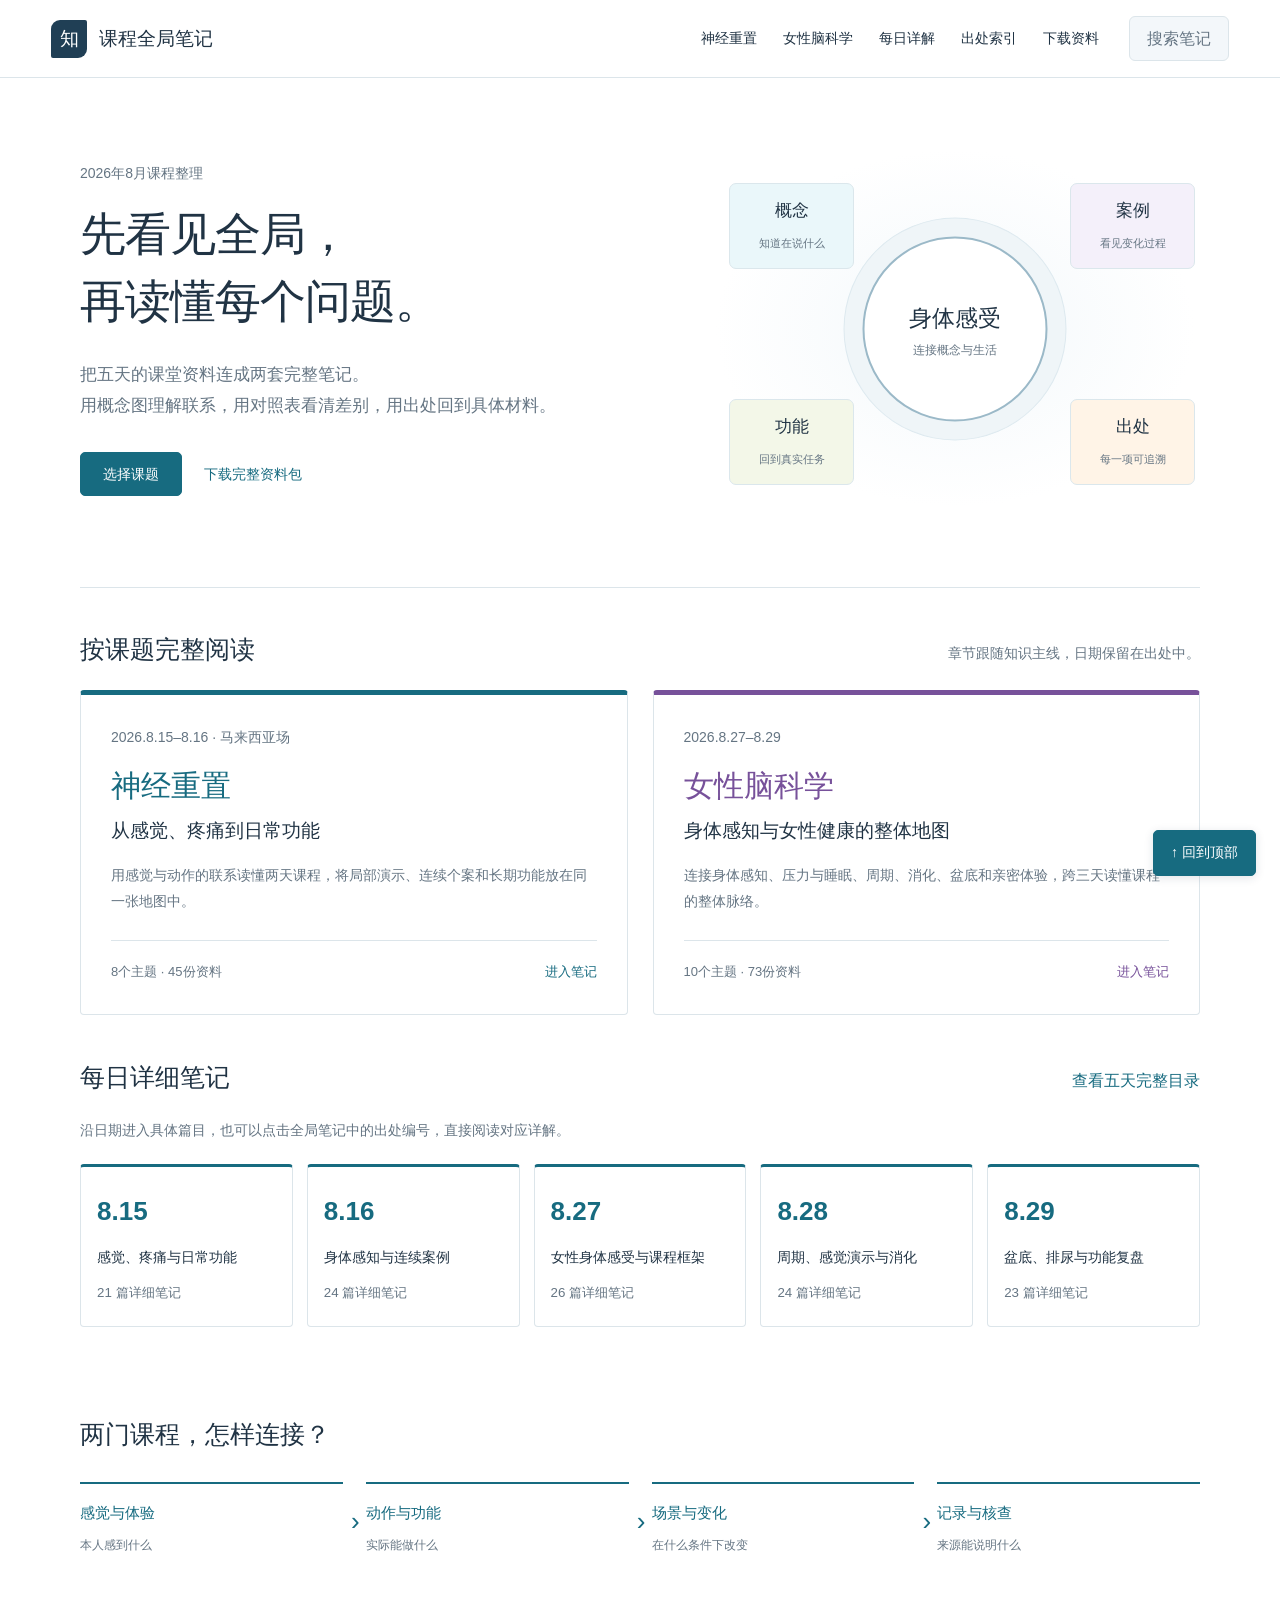
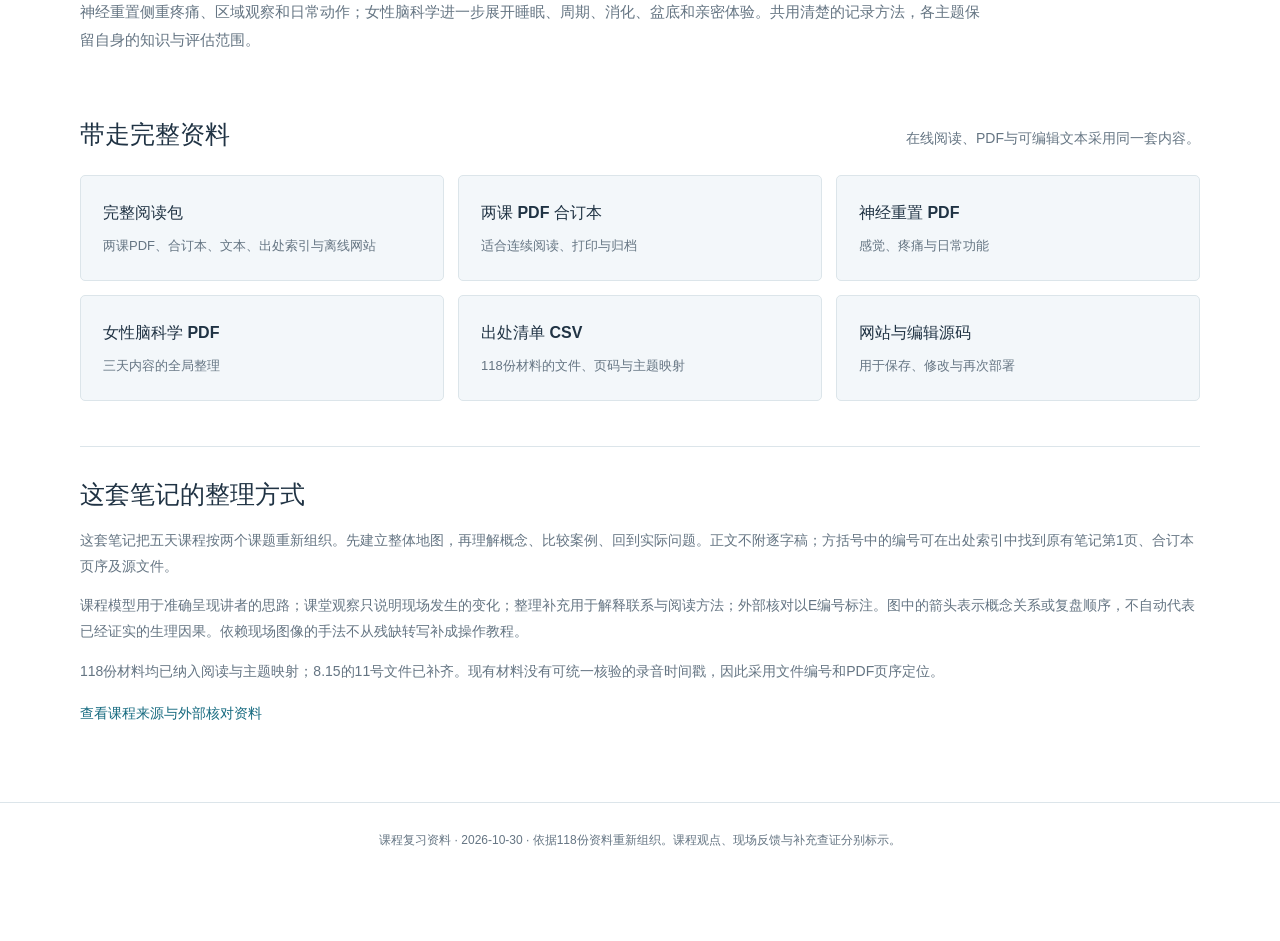
<file: docs/index.html>
<!doctype html><html lang="zh-CN"><head><meta charset="utf-8"><meta name="viewport" content="width=device-width,initial-scale=1"><title>两门课程总览 | 课程全局笔记</title><meta name="description" content="神经重置与女性脑科学课程的主题笔记、逻辑图、对照表和可追溯出处。"><link rel="stylesheet" href="assets/style.css?v=20261030-daily"><link rel="stylesheet" href="assets/daily.css?v=20261030-daily"><script src="assets/data.js?v=20261030-daily" defer></script><script src="assets/app.js?v=20261030-daily" defer></script></head>
    <body><a class="skip" href="#main">跳到正文</a><header class="topbar"><a class="brand" href="index.html"><span class="brand-mark" aria-hidden="true">知</span>课程全局笔记</a><nav aria-label="全站导航"><a href="neural-reset.html">神经重置</a><a href="women-neuroscience.html">女性脑科学</a><a href="daily.html">每日详解</a><a href="sources.html">出处索引</a><a href="index.html#downloads">下载资料</a></nav><button class="search-open" type="button">搜索笔记</button></header>
    <main id="main" class="home"><section class="hero"><div><p class="date">2026年8月课程整理</p><h1>先看见全局，<br>再读懂每个问题。</h1><p class="hero-description">把五天的课堂资料连成两套完整笔记。<br>用概念图理解联系，用对照表看清差别，用出处回到具体材料。</p><a class="button" href="#courses">选择课题</a><a class="text-link" href="#downloads">下载完整资料包</a></div><div class="knowledge-map" aria-label="两门课的共同阅读结构"><div class="map-core">身体感受<br><span>连接概念与生活</span></div><div class="map-node node-a">概念<br><small>知道在说什么</small></div><div class="map-node node-b">案例<br><small>看见变化过程</small></div><div class="map-node node-c">功能<br><small>回到真实任务</small></div><div class="map-node node-d">出处<br><small>每一项可追溯</small></div></div></section>
    <section id="courses"><div class="section-intro"><h2>按课题完整阅读</h2><p>章节跟随知识主线，日期保留在出处中。</p></div><div class="course-grid"><a class="course-tile" style="--tile-color:#176B80" href="neural-reset.html"><p class="date">2026.8.15–8.16 · 马来西亚场</p><h3>神经重置</h3><p class="tile-subtitle">从感觉、疼痛到日常功能</p><p>用感觉与动作的联系读懂两天课程，将局部演示、连续个案和长期功能放在同一张地图中。</p><div class="tile-meta">8个主题 · 45份资料 <strong>进入笔记</strong></div></a><a class="course-tile" style="--tile-color:#77519A" href="women-neuroscience.html"><p class="date">2026.8.27–8.29</p><h3>女性脑科学</h3><p class="tile-subtitle">身体感知与女性健康的整体地图</p><p>连接身体感知、压力与睡眠、周期、消化、盆底和亲密体验，跨三天读懂课程的整体脉络。</p><div class="tile-meta">10个主题 · 73份资料 <strong>进入笔记</strong></div></a></div></section>
    <section class="daily-entry" id="daily-notes"><div class="section-intro"><h2>每日详细笔记</h2><a href="daily.html">查看五天完整目录</a></div><p>沿日期进入具体篇目，也可以点击全局笔记中的出处编号，直接阅读对应详解。</p><div class="daily-grid"><a class="daily-tile" href="daily-8-15.html"><strong>8.15</strong><span>感觉、疼痛与日常功能</span><small>21 篇详细笔记</small></a><a class="daily-tile" href="daily-8-16.html"><strong>8.16</strong><span>身体感知与连续案例</span><small>24 篇详细笔记</small></a><a class="daily-tile" href="daily-8-27.html"><strong>8.27</strong><span>女性身体感受与课程框架</span><small>26 篇详细笔记</small></a><a class="daily-tile" href="daily-8-28.html"><strong>8.28</strong><span>周期、感觉演示与消化</span><small>24 篇详细笔记</small></a><a class="daily-tile" href="daily-8-29.html"><strong>8.29</strong><span>盆底、排尿与功能复盘</span><small>23 篇详细笔记</small></a></div></section><section class="shared-map"><h2>两门课程，怎样连接？</h2><ol class="flow" aria-label="逻辑关系图"><li><strong>感觉与体验</strong><span>本人感到什么</span></li><li><strong>动作与功能</strong><span>实际能做什么</span></li><li><strong>场景与变化</strong><span>在什么条件下改变</span></li><li><strong>记录与核查</strong><span>来源能说明什么</span></li></ol><p>神经重置侧重疼痛、区域观察和日常动作；女性脑科学进一步展开睡眠、周期、消化、盆底和亲密体验。共用清楚的记录方法，各主题保留自身的知识与评估范围。</p></section>
    <section id="downloads"><div class="section-intro"><h2>带走完整资料</h2><p>在线阅读、PDF与可编辑文本采用同一套内容。</p></div><div class="download-grid"><a href="downloads/course-notes-complete.zip" download><strong>完整阅读包</strong><span>两课PDF、合订本、文本、出处索引与离线网站</span></a><a href="downloads/all-courses.pdf" download><strong>两课 PDF 合订本</strong><span>适合连续阅读、打印与归档</span></a><a href="downloads/neural-reset.pdf" download><strong>神经重置 PDF</strong><span>感觉、疼痛与日常功能</span></a><a href="downloads/women-neuroscience.pdf" download><strong>女性脑科学 PDF</strong><span>三天内容的全局整理</span></a><a href="downloads/source-index.csv" download><strong>出处清单 CSV</strong><span>118份材料的文件、页码与主题映射</span></a><a href="downloads/site-source.zip" download><strong>网站与编辑源码</strong><span>用于保存、修改与再次部署</span></a></div></section>
    <section class="editorial-note"><h2>这套笔记的整理方式</h2><p>这套笔记把五天课程按两个课题重新组织。先建立整体地图，再理解概念、比较案例、回到实际问题。正文不附逐字稿；方括号中的编号可在出处索引中找到原有笔记第1页、合订本页序及源文件。</p><p>课程模型用于准确呈现讲者的思路；课堂观察只说明现场发生的变化；整理补充用于解释联系与阅读方法；外部核对以E编号标注。图中的箭头表示概念关系或复盘顺序，不自动代表已经证实的生理因果。依赖现场图像的手法不从残缺转写补成操作教程。</p><p>118份材料均已纳入阅读与主题映射；8.15的11号文件已补齐。现有材料没有可统一核验的录音时间戳，因此采用文件编号和PDF页序定位。</p><a href="sources.html">查看课程来源与外部核对资料</a></section></main><footer class="footer">课程复习资料 · 2026-10-30 · 依据118份资料重新组织。课程观点、现场反馈与补充查证分别标示。</footer>
    <dialog id="source-dialog" aria-labelledby="source-title"><button class="dialog-close" aria-label="关闭出处">×</button><div id="source-content"></div></dialog>
    <dialog id="search-dialog" aria-labelledby="search-title"><button class="dialog-close" aria-label="关闭搜索">×</button><h2 id="search-title">搜索两门课程</h2><label for="search-input">输入主题、概念或出处编号</label><input id="search-input" type="search" autocomplete="off" placeholder="例如：睡眠、尿意、8.15-11"><p id="search-status" role="status"></p><div id="search-results"></div></dialog>
    <button class="back-top" type="button" aria-label="回到顶部"><span aria-hidden="true">↑ </span>回到顶部</button></body></html>
</file>
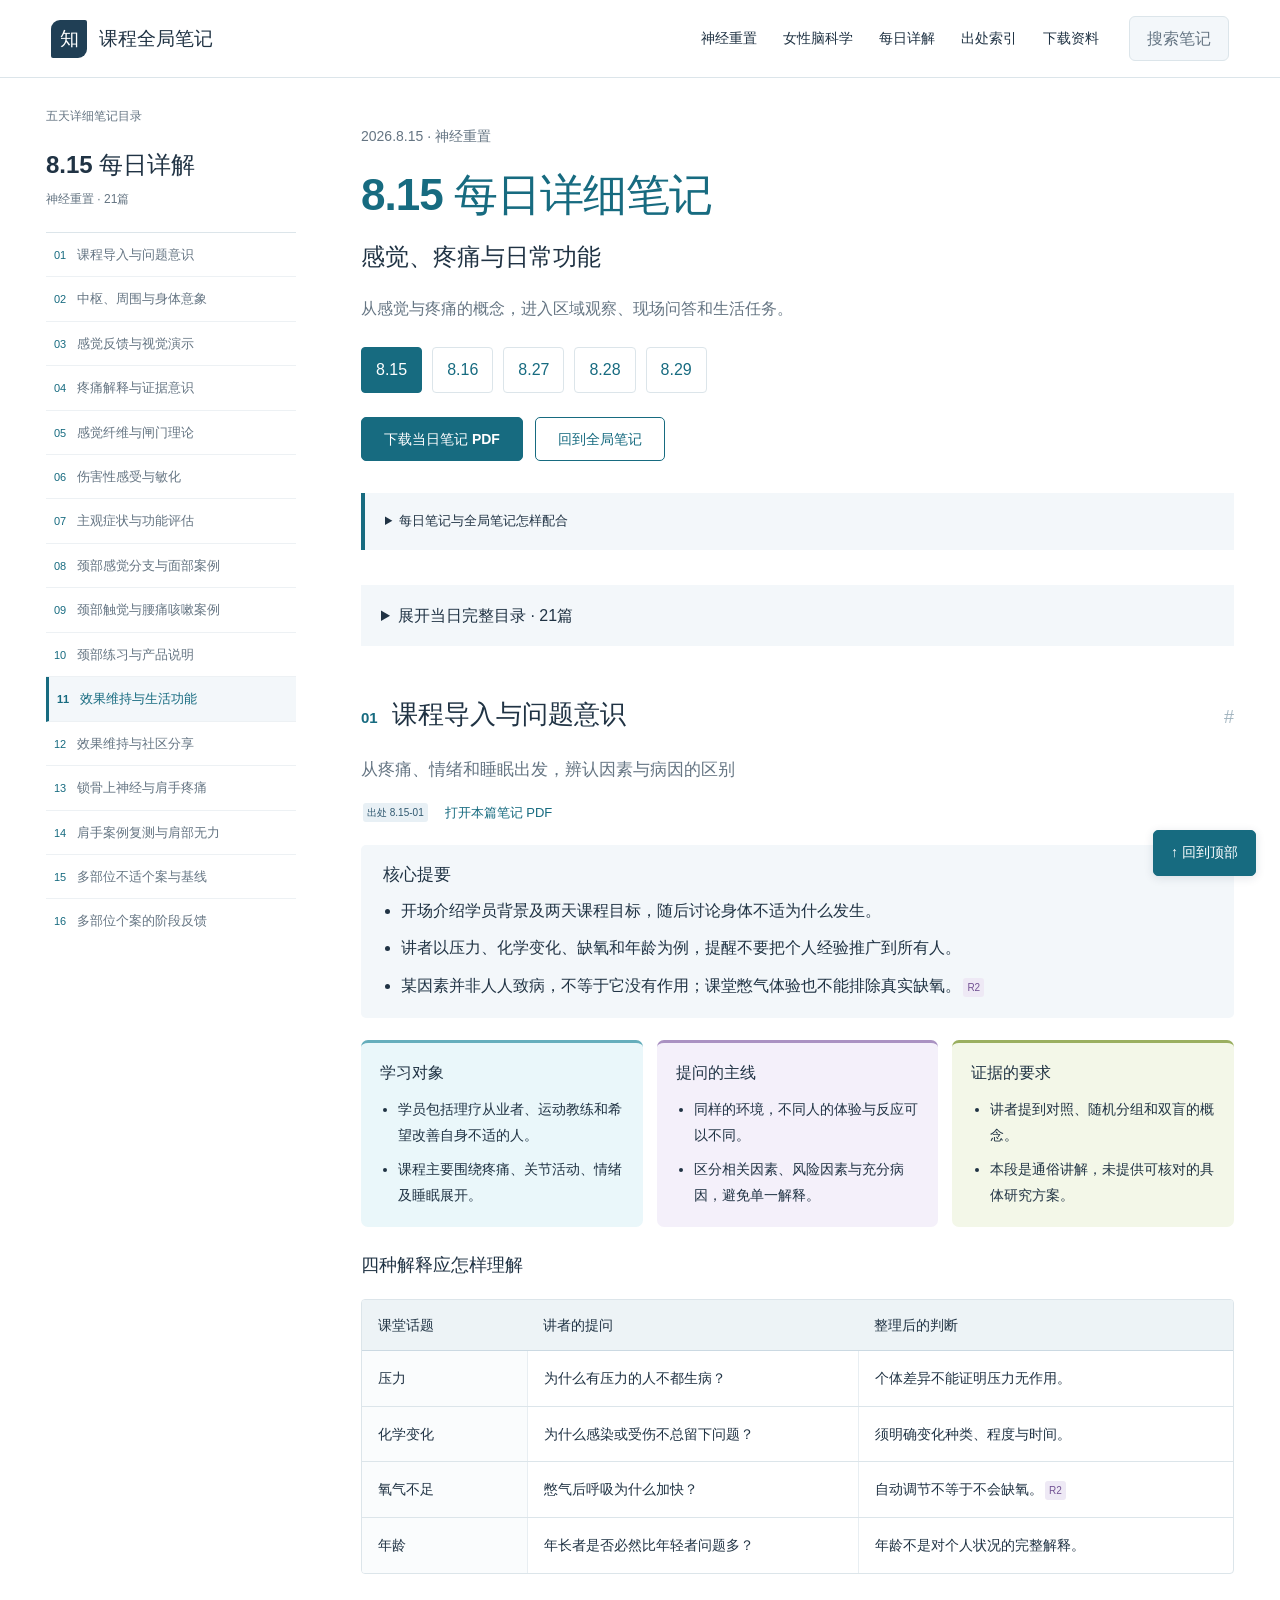
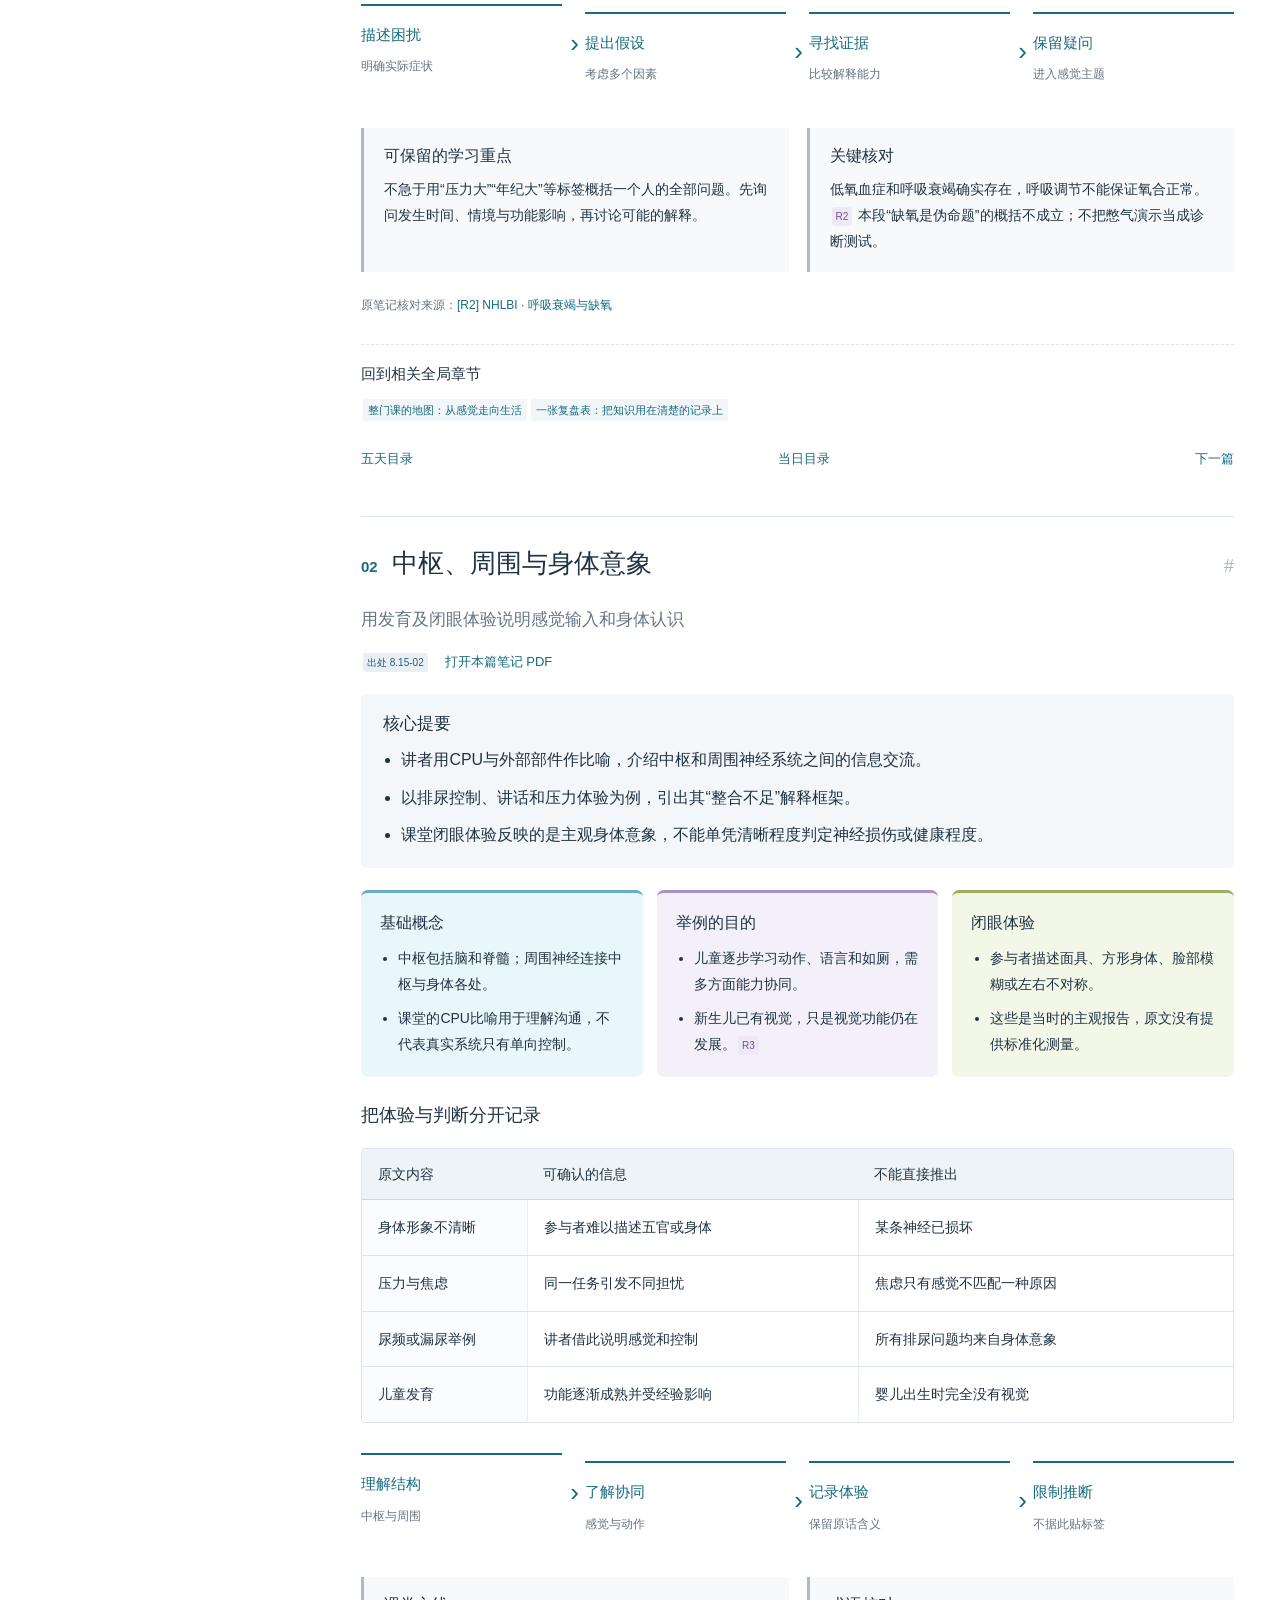
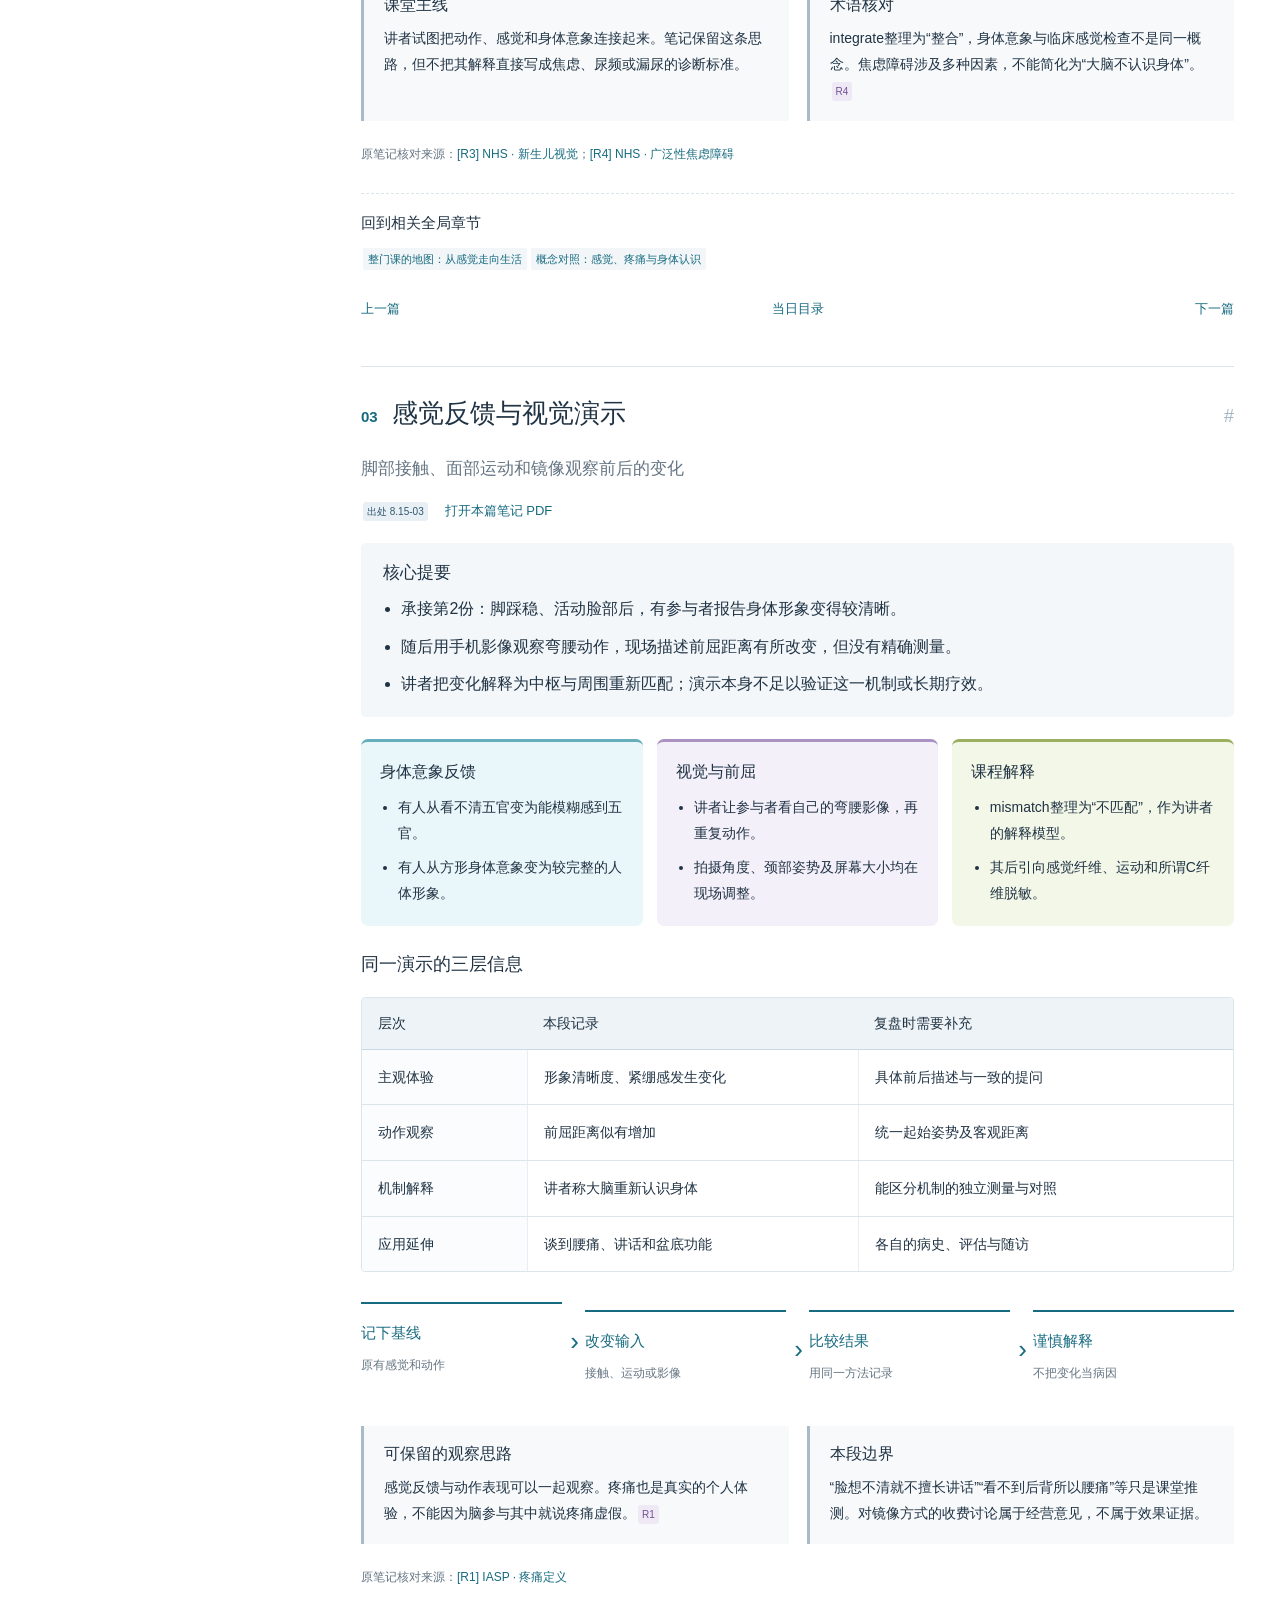
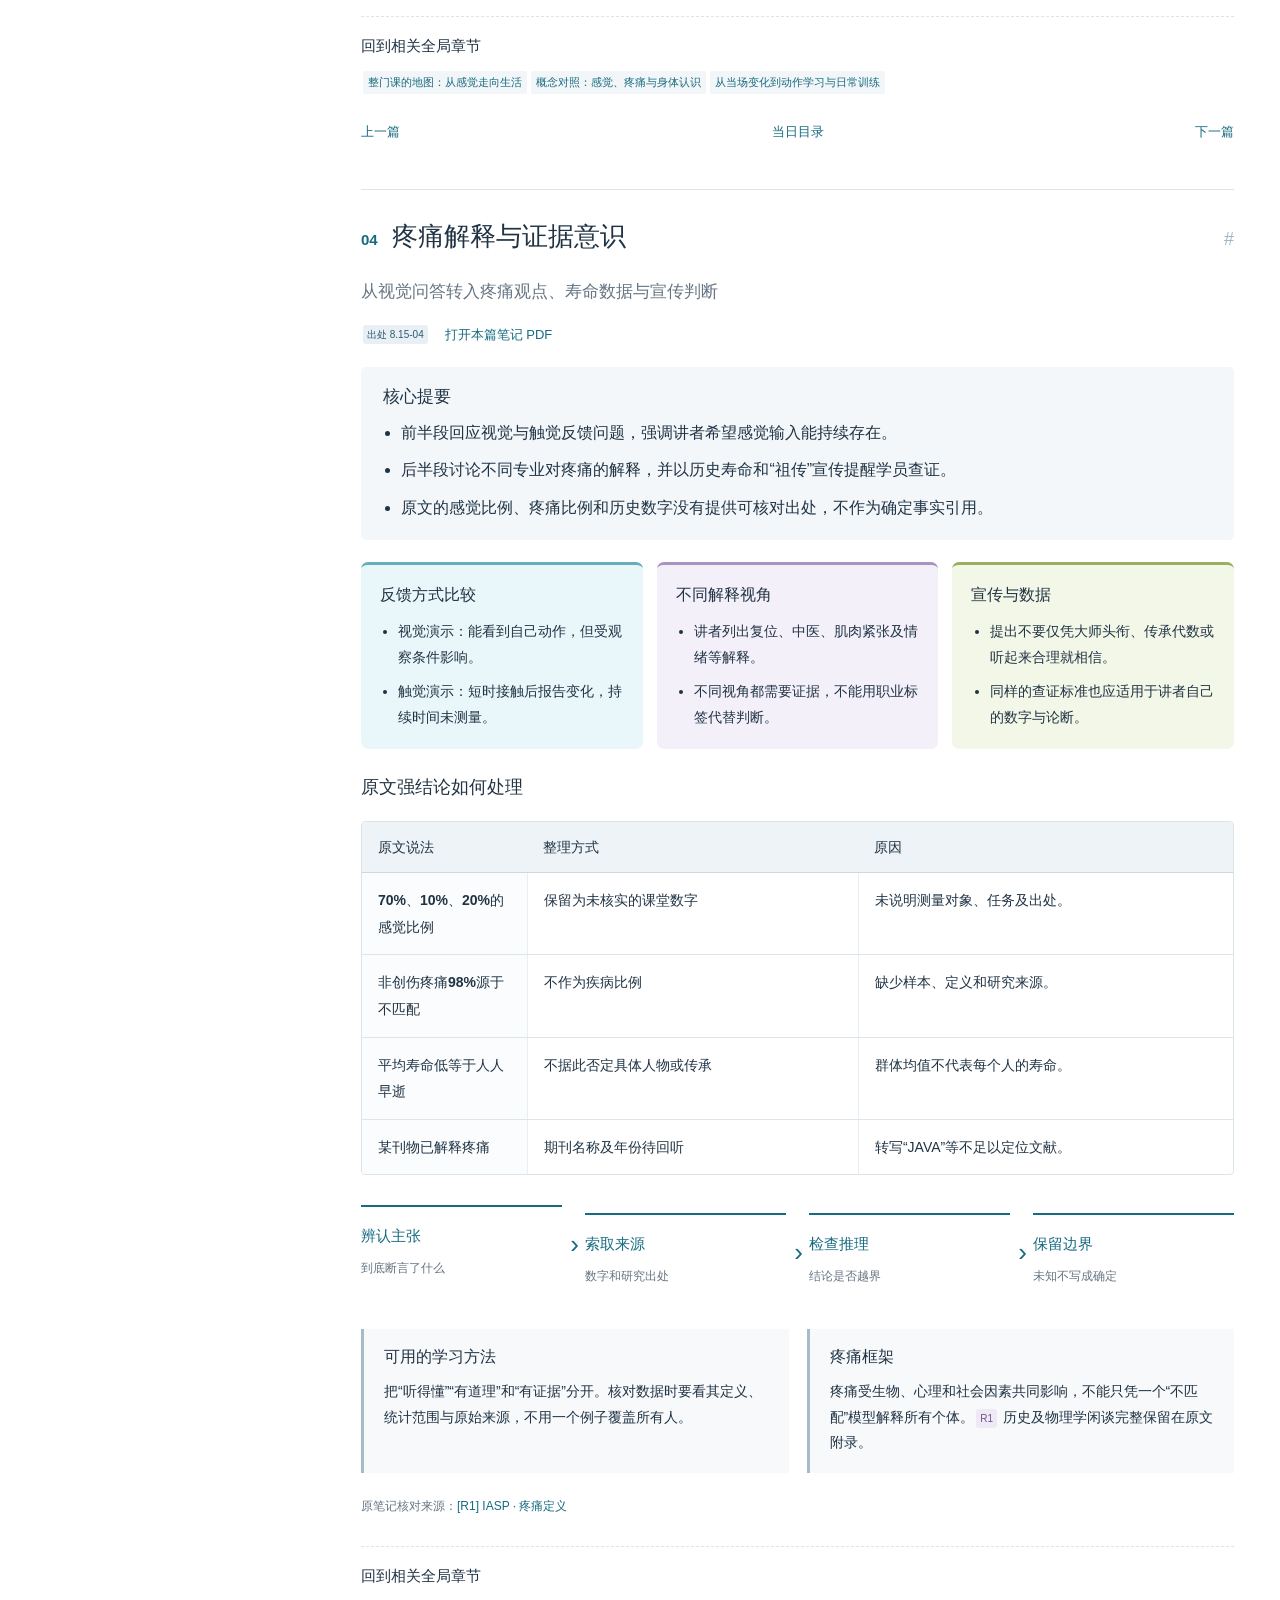
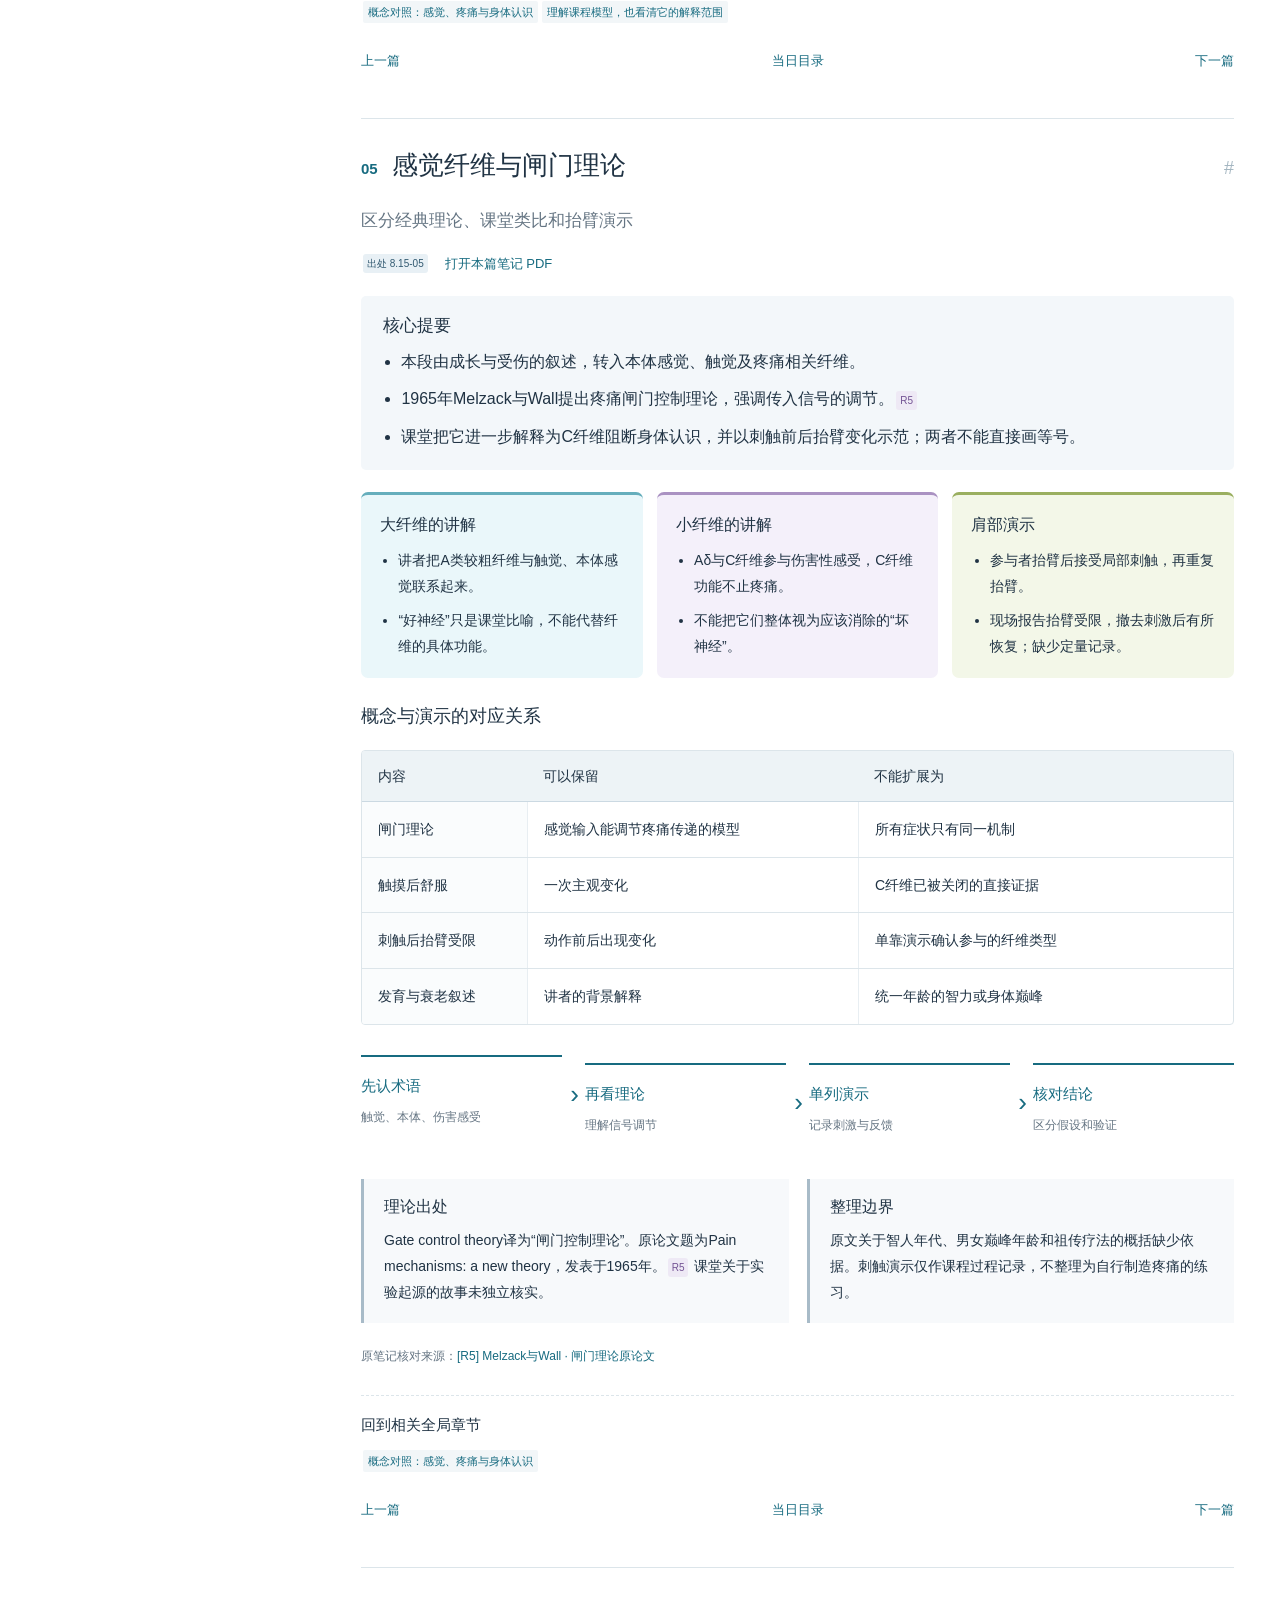
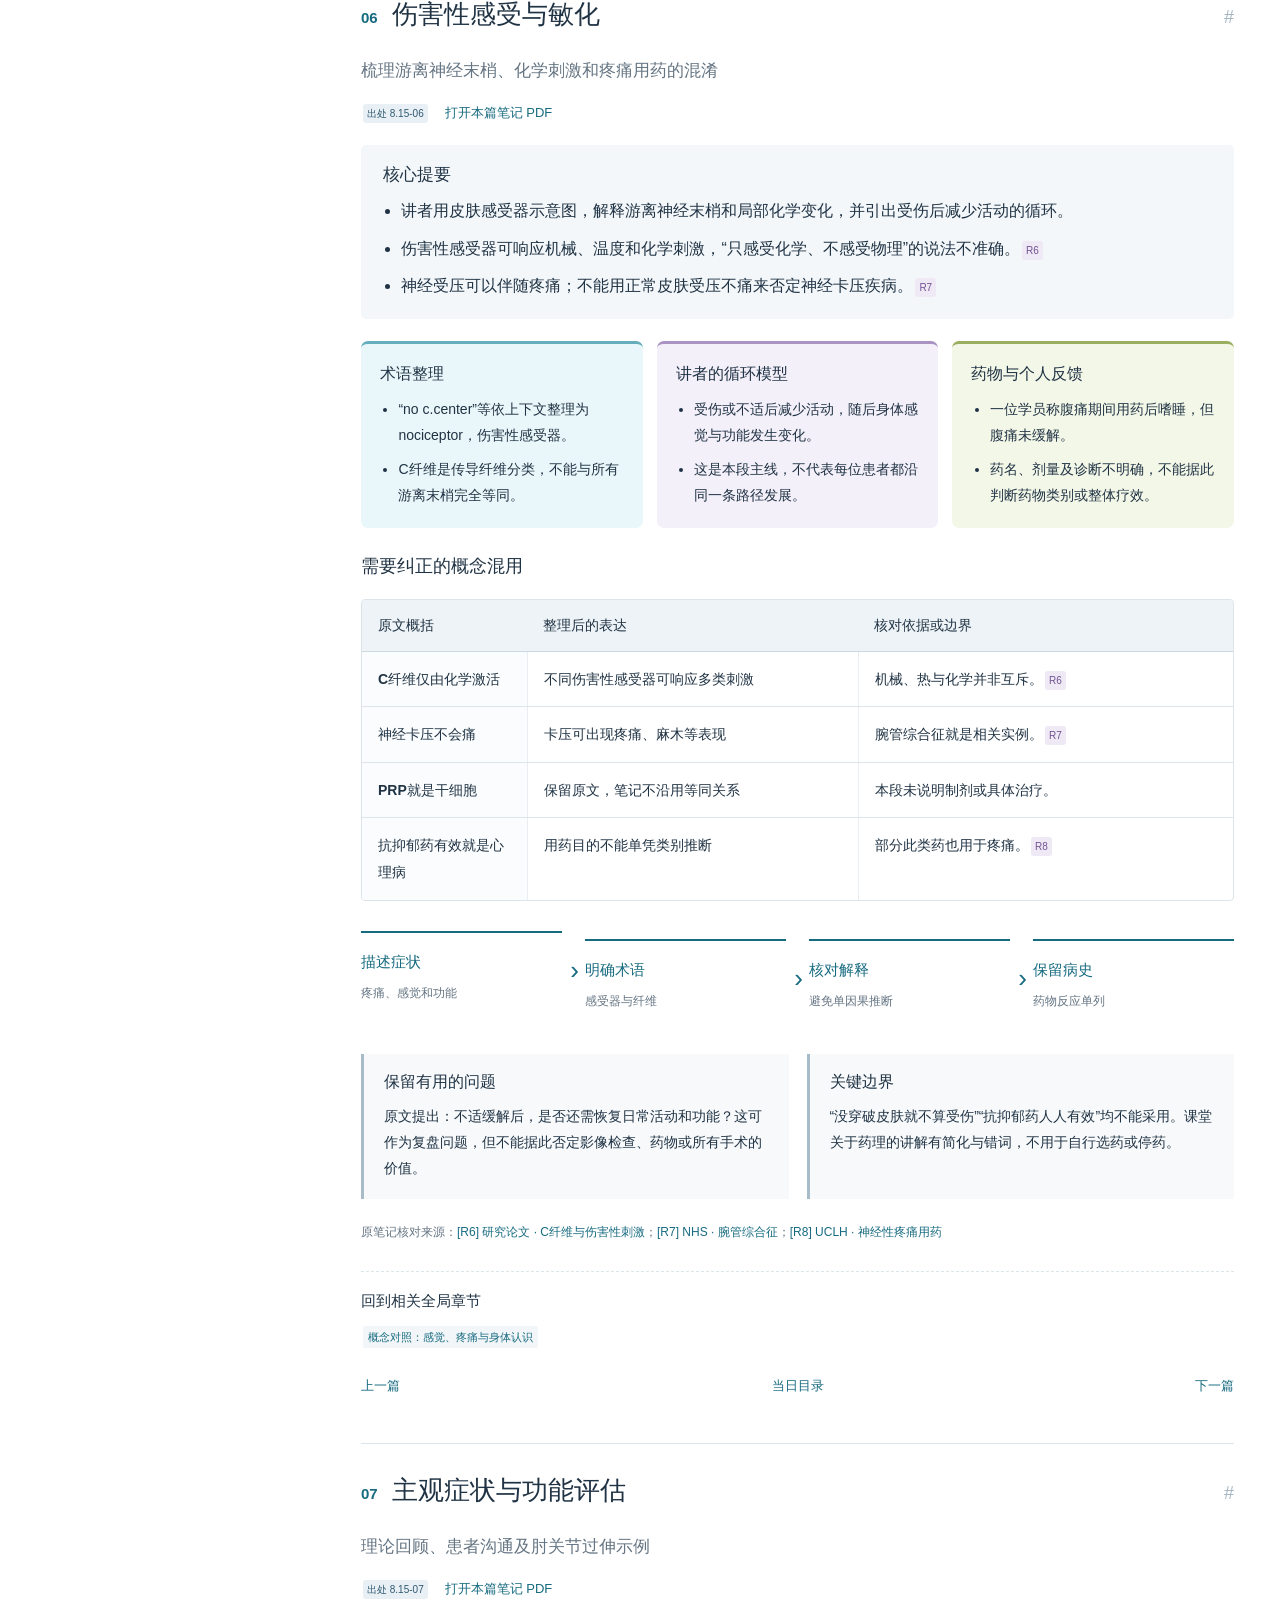
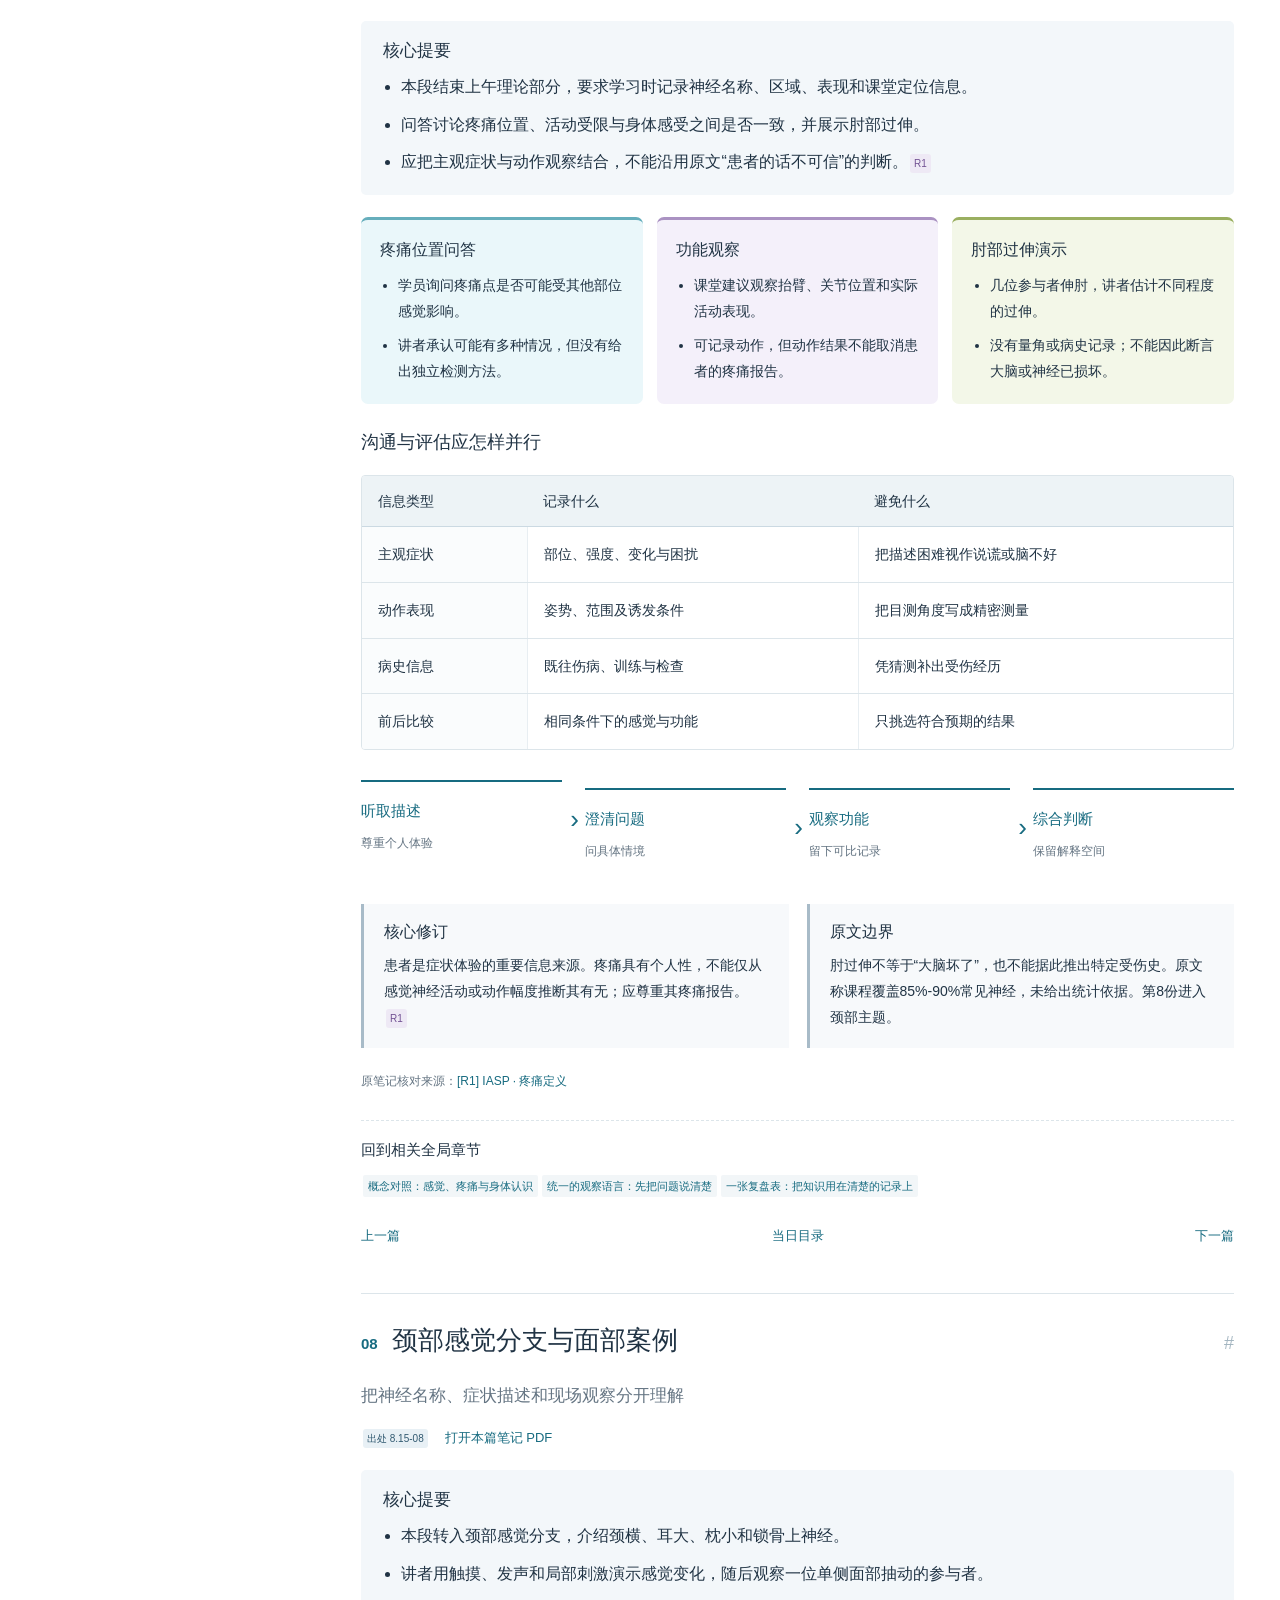
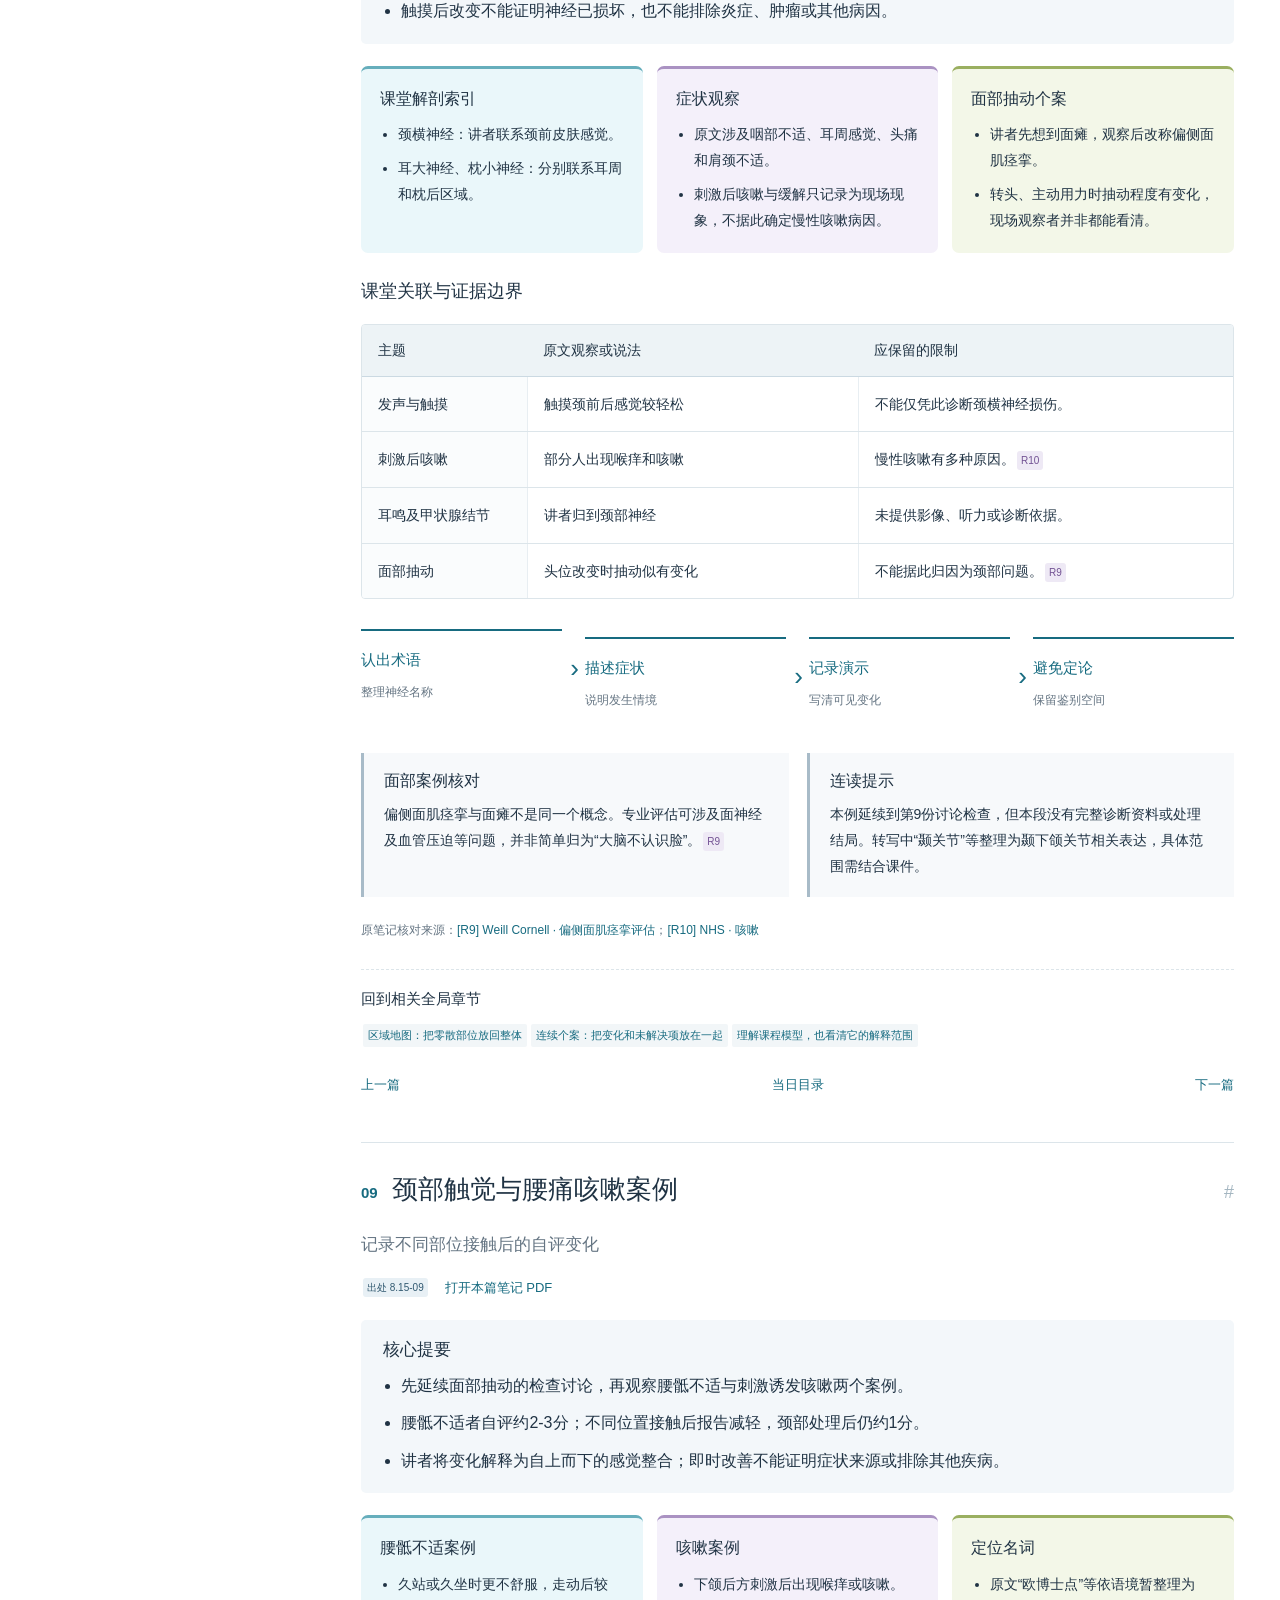
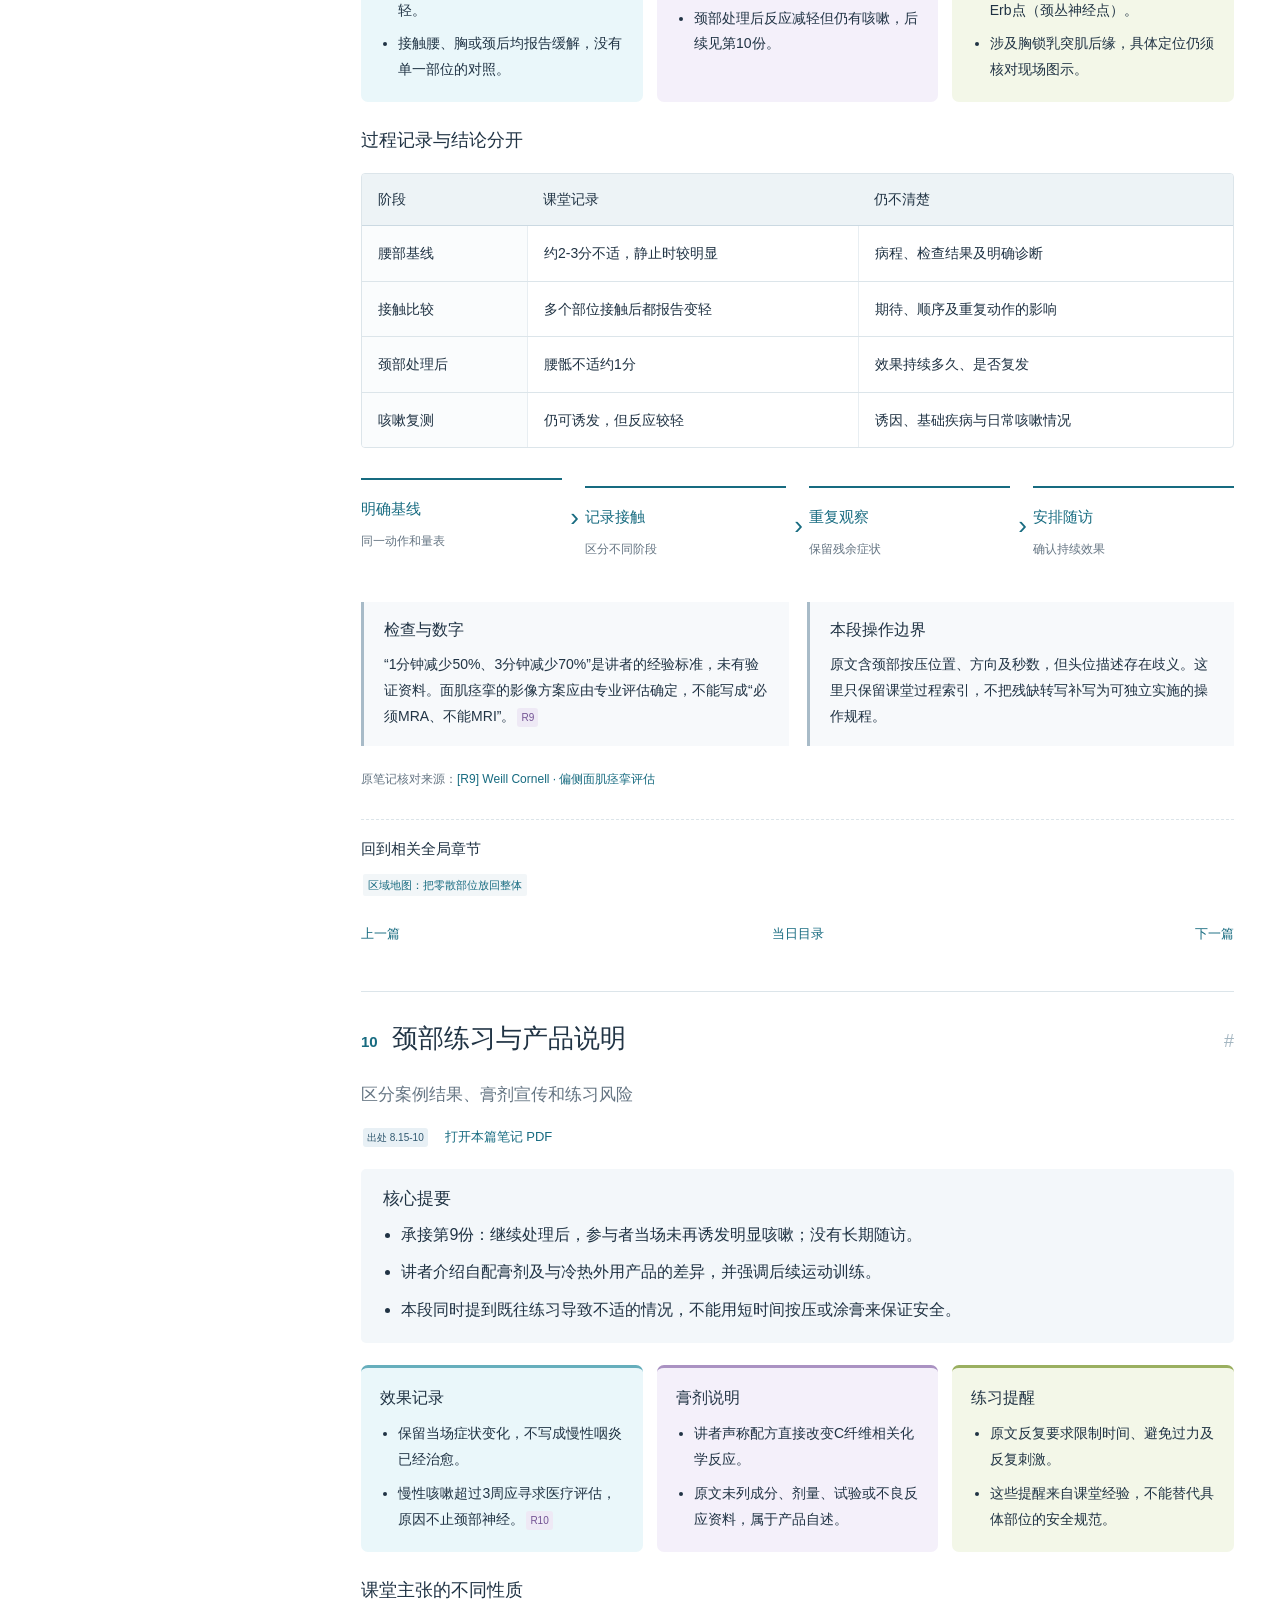
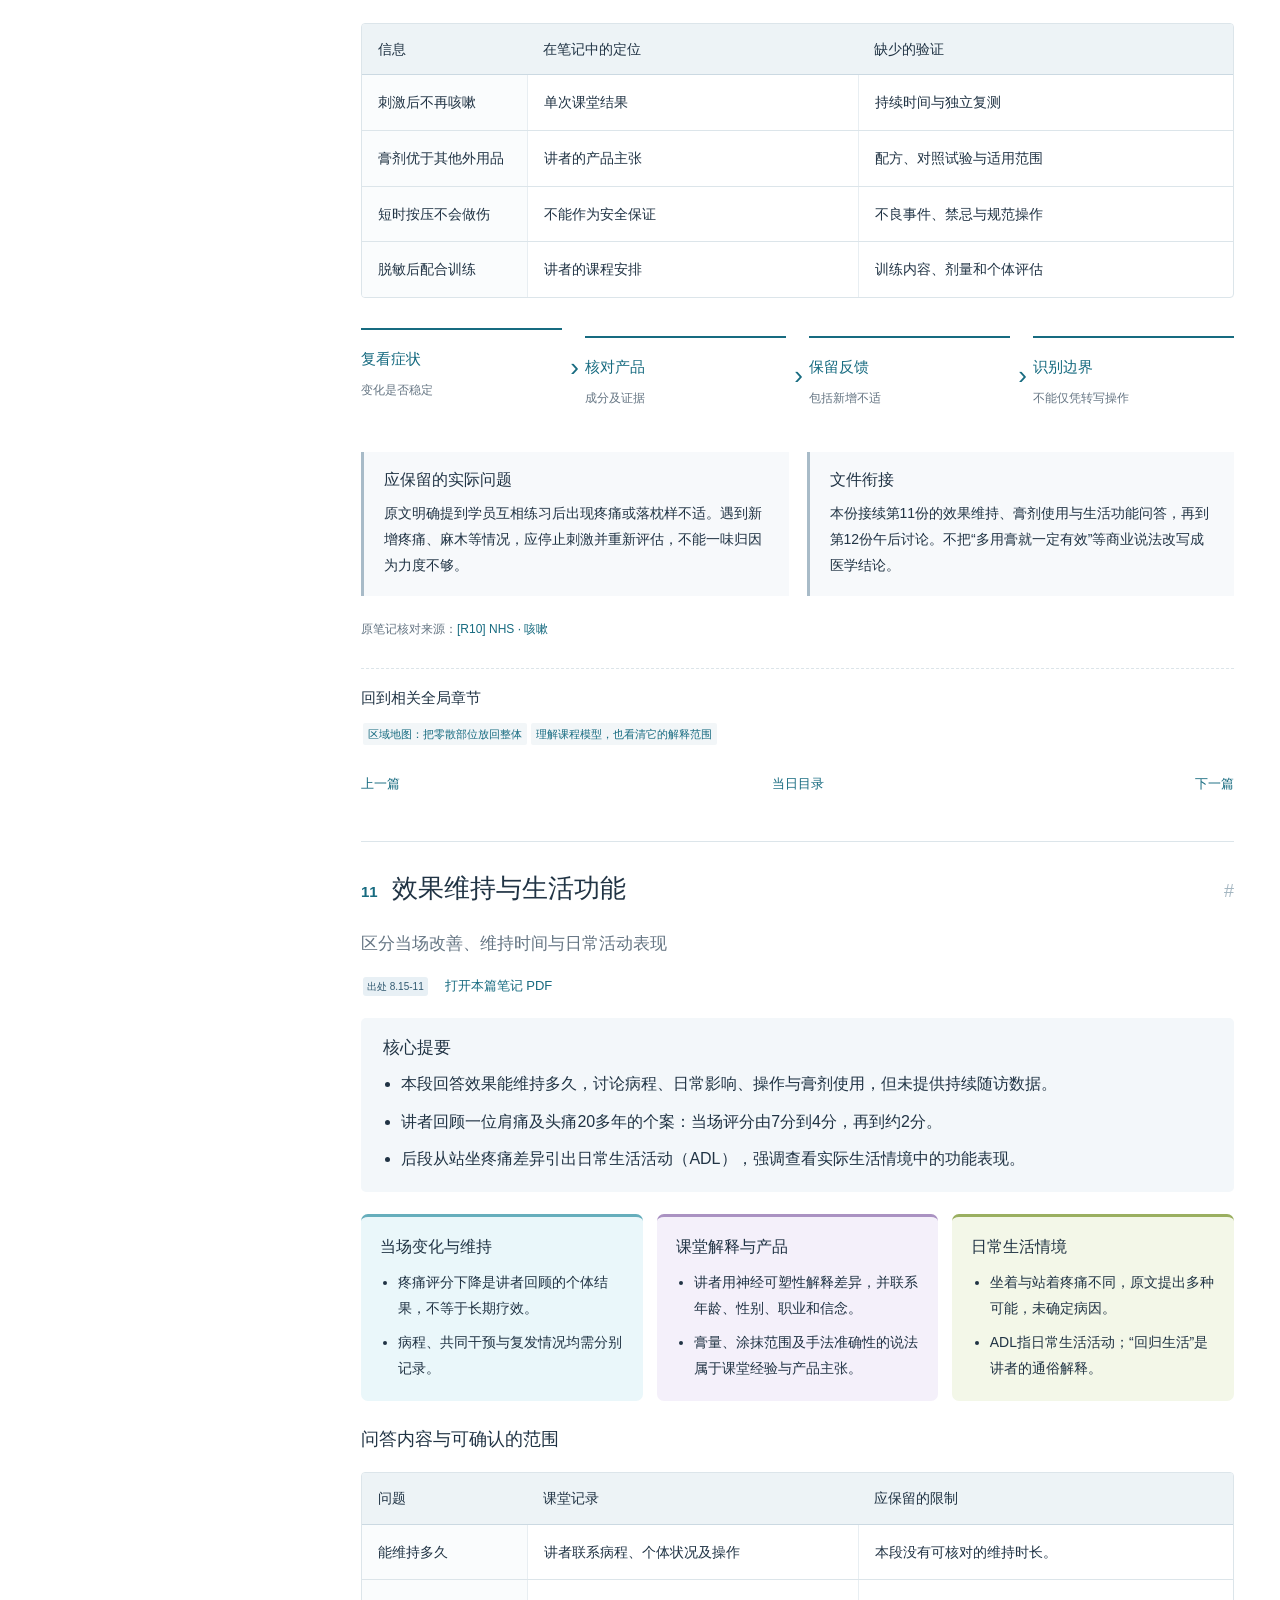
<file: docs/daily-8-15.html>
<!doctype html><html lang="zh-CN"><head><meta charset="utf-8"><meta name="viewport" content="width=device-width,initial-scale=1"><title>8.15 每日详细笔记 | 课程全局笔记</title><meta name="description" content="神经重置与女性脑科学课程的主题笔记、逻辑图、对照表和可追溯出处。"><link rel="stylesheet" href="assets/style.css?v=20261030-daily"><link rel="stylesheet" href="assets/daily.css?v=20261030-daily"><script src="assets/data.js?v=20261030-daily" defer></script><script src="assets/app.js?v=20261030-daily" defer></script></head>
    <body style="--accent:#176B80"><a class="skip" href="#main">跳到正文</a><header class="topbar"><a class="brand" href="index.html"><span class="brand-mark" aria-hidden="true">知</span>课程全局笔记</a><nav aria-label="全站导航"><a href="neural-reset.html">神经重置</a><a href="women-neuroscience.html">女性脑科学</a><a href="daily.html">每日详解</a><a href="sources.html">出处索引</a><a href="index.html#downloads">下载资料</a></nav><button class="search-open" type="button">搜索笔记</button></header>
    <div class="reading-layout daily-reading"><aside class="sidebar"><a class="back-home" href="daily.html">五天详细笔记目录</a><h2>8.15 每日详解</h2><p>神经重置 · 21篇</p><nav aria-label="当日篇目"><a href="#note-01"><span>01</span>课程导入与问题意识</a><a href="#note-02"><span>02</span>中枢、周围与身体意象</a><a href="#note-03"><span>03</span>感觉反馈与视觉演示</a><a href="#note-04"><span>04</span>疼痛解释与证据意识</a><a href="#note-05"><span>05</span>感觉纤维与闸门理论</a><a href="#note-06"><span>06</span>伤害性感受与敏化</a><a href="#note-07"><span>07</span>主观症状与功能评估</a><a href="#note-08"><span>08</span>颈部感觉分支与面部案例</a><a href="#note-09"><span>09</span>颈部触觉与腰痛咳嗽案例</a><a href="#note-10"><span>10</span>颈部练习与产品说明</a><a href="#note-11"><span>11</span>效果维持与生活功能</a><a href="#note-12"><span>12</span>效果维持与社区分享</a><a href="#note-13"><span>13</span>锁骨上神经与肩手疼痛</a><a href="#note-14"><span>14</span>肩手案例复测与肩部无力</a><a href="#note-15"><span>15</span>多部位不适个案与基线</a><a href="#note-16"><span>16</span>多部位个案的阶段反馈</a><a href="#note-17"><span>17</span>饮食观点与证据边界</a><a href="#note-18"><span>18</span>上肢外侧主题与示范</a><a href="#note-19"><span>19</span>残余手痛与麻木手抖</a><a href="#note-20"><span>20</span>上肢内侧主题与复测</a><a href="#note-21"><span>21</span>训练复盘与课程收束</a></nav><a class="download-link" href="downloads/daily/8-15.pdf" download>下载当日笔记 PDF</a></aside><main id="main" class="reading"><header class="course-header"><p class="date">2026.8.15 · 神经重置</p><h1>8.15 每日详细笔记</h1><p class="subtitle">感觉、疼痛与日常功能</p><p>从感觉与疼痛的概念，进入区域观察、现场问答和生活任务。</p><nav class="day-switch" aria-label="切换日期"><a href="daily-8-15.html" aria-current="page">8.15</a><a href="daily-8-16.html">8.16</a><a href="daily-8-27.html">8.27</a><a href="daily-8-28.html">8.28</a><a href="daily-8-29.html">8.29</a></nav><div class="course-actions"><a class="button" href="downloads/daily/8-15.pdf" download>下载当日笔记 PDF</a><a class="button secondary" href="neural-reset.html">回到全局笔记</a></div><a class="return-context" hidden></a></header>
          <details class="reading-note"><summary>每日笔记与全局笔记怎样配合</summary><p>全局笔记帮助理解跨日期的知识联系；这里保留每份材料已整理的提要、概念卡、表格和逻辑图。点击篇末的相关全局章节可以返回整体脉络。</p><p>本页及当日PDF仅收录结构化笔记。笔记中提到的“原文附录”保留在客户原有资料中；原文件编号和页码仍可在出处中查阅。R编号沿用各日原笔记的核对来源，同一编号在不同日期可能指向不同资料。</p></details>
          <details class="daily-inline-toc"><summary>展开当日完整目录 · 21篇</summary><nav aria-label="正文篇目目录"><a href="#note-01"><span>01</span>课程导入与问题意识</a><a href="#note-02"><span>02</span>中枢、周围与身体意象</a><a href="#note-03"><span>03</span>感觉反馈与视觉演示</a><a href="#note-04"><span>04</span>疼痛解释与证据意识</a><a href="#note-05"><span>05</span>感觉纤维与闸门理论</a><a href="#note-06"><span>06</span>伤害性感受与敏化</a><a href="#note-07"><span>07</span>主观症状与功能评估</a><a href="#note-08"><span>08</span>颈部感觉分支与面部案例</a><a href="#note-09"><span>09</span>颈部触觉与腰痛咳嗽案例</a><a href="#note-10"><span>10</span>颈部练习与产品说明</a><a href="#note-11"><span>11</span>效果维持与生活功能</a><a href="#note-12"><span>12</span>效果维持与社区分享</a><a href="#note-13"><span>13</span>锁骨上神经与肩手疼痛</a><a href="#note-14"><span>14</span>肩手案例复测与肩部无力</a><a href="#note-15"><span>15</span>多部位不适个案与基线</a><a href="#note-16"><span>16</span>多部位个案的阶段反馈</a><a href="#note-17"><span>17</span>饮食观点与证据边界</a><a href="#note-18"><span>18</span>上肢外侧主题与示范</a><a href="#note-19"><span>19</span>残余手痛与麻木手抖</a><a href="#note-20"><span>20</span>上肢内侧主题与复测</a><a href="#note-21"><span>21</span>训练复盘与课程收束</a></nav></details><article class="chapter daily-note" id="note-01" data-note-id="8.15-01">
              <header class="chapter-heading"><span class="chapter-no">01</span><h2>课程导入与问题意识</h2><a class="anchor" href="#note-01" aria-label="链接到本篇">#</a></header>
              <p class="note-subtitle">从疼痛、情绪和睡眠出发，辨认因素与病因的区别</p><div class="note-actions"><button class="ref" data-source="8.15-01" type="button">出处 8.15-01</button><a href="downloads/daily/8-15.pdf#page=1" target="_blank" rel="noopener">打开本篇笔记 PDF</a></div><a class="return-context note-return" hidden></a>
              <div class="note-summary"><h3>核心提要</h3><ul><li>开场介绍学员背景及两天课程目标，随后讨论身体不适为什么发生。</li><li>讲者以压力、化学变化、缺氧和年龄为例，提醒不要把个人经验推广到所有人。</li><li>某因素并非人人致病，不等于它没有作用；课堂憋气体验也不能排除真实缺氧。<a class="ref external" href="https://www.nhlbi.nih.gov/health/respiratory-failure/symptoms" target="_blank" rel="noopener" title="NHLBI · 呼吸衰竭与缺氧">R2</a></li></ul></div>
              <div class="concepts"><div class="concept"><h3>学习对象</h3><ul><li>学员包括理疗从业者、运动教练和希望改善自身不适的人。</li><li>课程主要围绕疼痛、关节活动、情绪及睡眠展开。</li></ul></div><div class="concept"><h3>提问的主线</h3><ul><li>同样的环境，不同人的体验与反应可以不同。</li><li>区分相关因素、风险因素与充分病因，避免单一解释。</li></ul></div><div class="concept"><h3>证据的要求</h3><ul><li>讲者提到对照、随机分组和双盲的概念。</li><li>本段是通俗讲解，未提供可核对的具体研究方案。</li></ul></div></div><h3 class="note-table-title">四种解释应怎样理解</h3><div class="table-scroll" role="region" tabindex="0" aria-label="四种解释应怎样理解"><table><thead><tr><th scope="col">课堂话题</th><th scope="col">讲者的提问</th><th scope="col">整理后的判断</th></tr></thead><tbody><tr><td>压力</td><td>为什么有压力的人不都生病？</td><td>个体差异不能证明压力无作用。</td></tr><tr><td>化学变化</td><td>为什么感染或受伤不总留下问题？</td><td>须明确变化种类、程度与时间。</td></tr><tr><td>氧气不足</td><td>憋气后呼吸为什么加快？</td><td>自动调节不等于不会缺氧。<a class="ref external" href="https://www.nhlbi.nih.gov/health/respiratory-failure/symptoms" target="_blank" rel="noopener" title="NHLBI · 呼吸衰竭与缺氧">R2</a></td></tr><tr><td>年龄</td><td>年长者是否必然比年轻者问题多？</td><td>年龄不是对个人状况的完整解释。</td></tr></tbody></table></div><ol class="flow" aria-label="逻辑关系图"><li><strong>描述困扰</strong><span>明确实际症状</span></li><li><strong>提出假设</strong><span>考虑多个因素</span></li><li><strong>寻找证据</strong><span>比较解释能力</span></li><li><strong>保留疑问</strong><span>进入感觉主题</span></li></ol><div class="detail-bottom"><div class="review"><h3>可保留的学习重点</h3><p>不急于用“压力大”“年纪大”等标签概括一个人的全部问题。先询问发生时间、情境与功能影响，再讨论可能的解释。</p></div><div class="review"><h3>关键核对</h3><p>低氧血症和呼吸衰竭确实存在，呼吸调节不能保证氧合正常。<a class="ref external" href="https://www.nhlbi.nih.gov/health/respiratory-failure/symptoms" target="_blank" rel="noopener" title="NHLBI · 呼吸衰竭与缺氧">R2</a> 本段“缺氧是伪命题”的概括不成立；不把憋气演示当成诊断测试。</p></div></div><p class="note-references">原笔记核对来源：<a href="https://www.nhlbi.nih.gov/health/respiratory-failure/symptoms" target="_blank" rel="noopener">[R2] NHLBI · 呼吸衰竭与缺氧</a></p>
              <div class="related-global"><h3>回到相关全局章节</h3><div><a class="chapter-tag" href="neural-reset.html#map">整门课的地图：从感觉走向生活</a><a class="chapter-tag" href="neural-reset.html#review">一张复盘表：把知识用在清楚的记录上</a></div></div><nav class="note-pagination" aria-label="8.15-01篇目导航"><a href="daily.html">五天目录</a><a href="#main">当日目录</a><a href="#note-02">下一篇</a></nav></article><article class="chapter daily-note" id="note-02" data-note-id="8.15-02">
              <header class="chapter-heading"><span class="chapter-no">02</span><h2>中枢、周围与身体意象</h2><a class="anchor" href="#note-02" aria-label="链接到本篇">#</a></header>
              <p class="note-subtitle">用发育及闭眼体验说明感觉输入和身体认识</p><div class="note-actions"><button class="ref" data-source="8.15-02" type="button">出处 8.15-02</button><a href="downloads/daily/8-15.pdf#page=2" target="_blank" rel="noopener">打开本篇笔记 PDF</a></div><a class="return-context note-return" hidden></a>
              <div class="note-summary"><h3>核心提要</h3><ul><li>讲者用CPU与外部部件作比喻，介绍中枢和周围神经系统之间的信息交流。</li><li>以排尿控制、讲话和压力体验为例，引出其“整合不足”解释框架。</li><li>课堂闭眼体验反映的是主观身体意象，不能单凭清晰程度判定神经损伤或健康程度。</li></ul></div>
              <div class="concepts"><div class="concept"><h3>基础概念</h3><ul><li>中枢包括脑和脊髓；周围神经连接中枢与身体各处。</li><li>课堂的CPU比喻用于理解沟通，不代表真实系统只有单向控制。</li></ul></div><div class="concept"><h3>举例的目的</h3><ul><li>儿童逐步学习动作、语言和如厕，需多方面能力协同。</li><li>新生儿已有视觉，只是视觉功能仍在发展。<a class="ref external" href="https://www.nhs.uk/pregnancy/labour-and-birth/getting-to-know-your-newborn/" target="_blank" rel="noopener" title="NHS · 新生儿视觉">R3</a></li></ul></div><div class="concept"><h3>闭眼体验</h3><ul><li>参与者描述面具、方形身体、脸部模糊或左右不对称。</li><li>这些是当时的主观报告，原文没有提供标准化测量。</li></ul></div></div><h3 class="note-table-title">把体验与判断分开记录</h3><div class="table-scroll" role="region" tabindex="0" aria-label="把体验与判断分开记录"><table><thead><tr><th scope="col">原文内容</th><th scope="col">可确认的信息</th><th scope="col">不能直接推出</th></tr></thead><tbody><tr><td>身体形象不清晰</td><td>参与者难以描述五官或身体</td><td>某条神经已损坏</td></tr><tr><td>压力与焦虑</td><td>同一任务引发不同担忧</td><td>焦虑只有感觉不匹配一种原因</td></tr><tr><td>尿频或漏尿举例</td><td>讲者借此说明感觉和控制</td><td>所有排尿问题均来自身体意象</td></tr><tr><td>儿童发育</td><td>功能逐渐成熟并受经验影响</td><td>婴儿出生时完全没有视觉</td></tr></tbody></table></div><ol class="flow" aria-label="逻辑关系图"><li><strong>理解结构</strong><span>中枢与周围</span></li><li><strong>了解协同</strong><span>感觉与动作</span></li><li><strong>记录体验</strong><span>保留原话含义</span></li><li><strong>限制推断</strong><span>不据此贴标签</span></li></ol><div class="detail-bottom"><div class="review"><h3>课堂主线</h3><p>讲者试图把动作、感觉和身体意象连接起来。笔记保留这条思路，但不把其解释直接写成焦虑、尿频或漏尿的诊断标准。</p></div><div class="review"><h3>术语核对</h3><p>integrate整理为“整合”，身体意象与临床感觉检查不是同一概念。焦虑障碍涉及多种因素，不能简化为“大脑不认识身体”。<a class="ref external" href="https://www.nhs.uk/mental-health/conditions/generalised-anxiety-disorder-gad/" target="_blank" rel="noopener" title="NHS · 广泛性焦虑障碍">R4</a></p></div></div><p class="note-references">原笔记核对来源：<a href="https://www.nhs.uk/pregnancy/labour-and-birth/getting-to-know-your-newborn/" target="_blank" rel="noopener">[R3] NHS · 新生儿视觉</a>；<a href="https://www.nhs.uk/mental-health/conditions/generalised-anxiety-disorder-gad/" target="_blank" rel="noopener">[R4] NHS · 广泛性焦虑障碍</a></p>
              <div class="related-global"><h3>回到相关全局章节</h3><div><a class="chapter-tag" href="neural-reset.html#map">整门课的地图：从感觉走向生活</a><a class="chapter-tag" href="neural-reset.html#concepts">概念对照：感觉、疼痛与身体认识</a></div></div><nav class="note-pagination" aria-label="8.15-02篇目导航"><a href="#note-01">上一篇</a><a href="#main">当日目录</a><a href="#note-03">下一篇</a></nav></article><article class="chapter daily-note" id="note-03" data-note-id="8.15-03">
              <header class="chapter-heading"><span class="chapter-no">03</span><h2>感觉反馈与视觉演示</h2><a class="anchor" href="#note-03" aria-label="链接到本篇">#</a></header>
              <p class="note-subtitle">脚部接触、面部运动和镜像观察前后的变化</p><div class="note-actions"><button class="ref" data-source="8.15-03" type="button">出处 8.15-03</button><a href="downloads/daily/8-15.pdf#page=3" target="_blank" rel="noopener">打开本篇笔记 PDF</a></div><a class="return-context note-return" hidden></a>
              <div class="note-summary"><h3>核心提要</h3><ul><li>承接第2份：脚踩稳、活动脸部后，有参与者报告身体形象变得较清晰。</li><li>随后用手机影像观察弯腰动作，现场描述前屈距离有所改变，但没有精确测量。</li><li>讲者把变化解释为中枢与周围重新匹配；演示本身不足以验证这一机制或长期疗效。</li></ul></div>
              <div class="concepts"><div class="concept"><h3>身体意象反馈</h3><ul><li>有人从看不清五官变为能模糊感到五官。</li><li>有人从方形身体意象变为较完整的人体形象。</li></ul></div><div class="concept"><h3>视觉与前屈</h3><ul><li>讲者让参与者看自己的弯腰影像，再重复动作。</li><li>拍摄角度、颈部姿势及屏幕大小均在现场调整。</li></ul></div><div class="concept"><h3>课程解释</h3><ul><li>mismatch整理为“不匹配”，作为讲者的解释模型。</li><li>其后引向感觉纤维、运动和所谓C纤维脱敏。</li></ul></div></div><h3 class="note-table-title">同一演示的三层信息</h3><div class="table-scroll" role="region" tabindex="0" aria-label="同一演示的三层信息"><table><thead><tr><th scope="col">层次</th><th scope="col">本段记录</th><th scope="col">复盘时需要补充</th></tr></thead><tbody><tr><td>主观体验</td><td>形象清晰度、紧绷感发生变化</td><td>具体前后描述与一致的提问</td></tr><tr><td>动作观察</td><td>前屈距离似有增加</td><td>统一起始姿势及客观距离</td></tr><tr><td>机制解释</td><td>讲者称大脑重新认识身体</td><td>能区分机制的独立测量与对照</td></tr><tr><td>应用延伸</td><td>谈到腰痛、讲话和盆底功能</td><td>各自的病史、评估与随访</td></tr></tbody></table></div><ol class="flow" aria-label="逻辑关系图"><li><strong>记下基线</strong><span>原有感觉和动作</span></li><li><strong>改变输入</strong><span>接触、运动或影像</span></li><li><strong>比较结果</strong><span>用同一方法记录</span></li><li><strong>谨慎解释</strong><span>不把变化当病因</span></li></ol><div class="detail-bottom"><div class="review"><h3>可保留的观察思路</h3><p>感觉反馈与动作表现可以一起观察。疼痛也是真实的个人体验，不能因为脑参与其中就说疼痛虚假。<a class="ref external" href="https://www.iasp-pain.org/resources/terminology/" target="_blank" rel="noopener" title="IASP · 疼痛定义">R1</a></p></div><div class="review"><h3>本段边界</h3><p>“脸想不清就不擅长讲话”“看不到后背所以腰痛”等只是课堂推测。对镜像方式的收费讨论属于经营意见，不属于效果证据。</p></div></div><p class="note-references">原笔记核对来源：<a href="https://www.iasp-pain.org/resources/terminology/" target="_blank" rel="noopener">[R1] IASP · 疼痛定义</a></p>
              <div class="related-global"><h3>回到相关全局章节</h3><div><a class="chapter-tag" href="neural-reset.html#map">整门课的地图：从感觉走向生活</a><a class="chapter-tag" href="neural-reset.html#concepts">概念对照：感觉、疼痛与身体认识</a><a class="chapter-tag" href="neural-reset.html#transfer">从当场变化到动作学习与日常训练</a></div></div><nav class="note-pagination" aria-label="8.15-03篇目导航"><a href="#note-02">上一篇</a><a href="#main">当日目录</a><a href="#note-04">下一篇</a></nav></article><article class="chapter daily-note" id="note-04" data-note-id="8.15-04">
              <header class="chapter-heading"><span class="chapter-no">04</span><h2>疼痛解释与证据意识</h2><a class="anchor" href="#note-04" aria-label="链接到本篇">#</a></header>
              <p class="note-subtitle">从视觉问答转入疼痛观点、寿命数据与宣传判断</p><div class="note-actions"><button class="ref" data-source="8.15-04" type="button">出处 8.15-04</button><a href="downloads/daily/8-15.pdf#page=4" target="_blank" rel="noopener">打开本篇笔记 PDF</a></div><a class="return-context note-return" hidden></a>
              <div class="note-summary"><h3>核心提要</h3><ul><li>前半段回应视觉与触觉反馈问题，强调讲者希望感觉输入能持续存在。</li><li>后半段讨论不同专业对疼痛的解释，并以历史寿命和“祖传”宣传提醒学员查证。</li><li>原文的感觉比例、疼痛比例和历史数字没有提供可核对出处，不作为确定事实引用。</li></ul></div>
              <div class="concepts"><div class="concept"><h3>反馈方式比较</h3><ul><li>视觉演示：能看到自己动作，但受观察条件影响。</li><li>触觉演示：短时接触后报告变化，持续时间未测量。</li></ul></div><div class="concept"><h3>不同解释视角</h3><ul><li>讲者列出复位、中医、肌肉紧张及情绪等解释。</li><li>不同视角都需要证据，不能用职业标签代替判断。</li></ul></div><div class="concept"><h3>宣传与数据</h3><ul><li>提出不要仅凭大师头衔、传承代数或听起来合理就相信。</li><li>同样的查证标准也应适用于讲者自己的数字与论断。</li></ul></div></div><h3 class="note-table-title">原文强结论如何处理</h3><div class="table-scroll" role="region" tabindex="0" aria-label="原文强结论如何处理"><table><thead><tr><th scope="col">原文说法</th><th scope="col">整理方式</th><th scope="col">原因</th></tr></thead><tbody><tr><td>70%、10%、20%的感觉比例</td><td>保留为未核实的课堂数字</td><td>未说明测量对象、任务及出处。</td></tr><tr><td>非创伤疼痛98%源于不匹配</td><td>不作为疾病比例</td><td>缺少样本、定义和研究来源。</td></tr><tr><td>平均寿命低等于人人早逝</td><td>不据此否定具体人物或传承</td><td>群体均值不代表每个人的寿命。</td></tr><tr><td>某刊物已解释疼痛</td><td>期刊名称及年份待回听</td><td>转写“JAVA”等不足以定位文献。</td></tr></tbody></table></div><ol class="flow" aria-label="逻辑关系图"><li><strong>辨认主张</strong><span>到底断言了什么</span></li><li><strong>索取来源</strong><span>数字和研究出处</span></li><li><strong>检查推理</strong><span>结论是否越界</span></li><li><strong>保留边界</strong><span>未知不写成确定</span></li></ol><div class="detail-bottom"><div class="review"><h3>可用的学习方法</h3><p>把“听得懂”“有道理”和“有证据”分开。核对数据时要看其定义、统计范围与原始来源，不用一个例子覆盖所有人。</p></div><div class="review"><h3>疼痛框架</h3><p>疼痛受生物、心理和社会因素共同影响，不能只凭一个“不匹配”模型解释所有个体。<a class="ref external" href="https://www.iasp-pain.org/resources/terminology/" target="_blank" rel="noopener" title="IASP · 疼痛定义">R1</a> 历史及物理学闲谈完整保留在原文附录。</p></div></div><p class="note-references">原笔记核对来源：<a href="https://www.iasp-pain.org/resources/terminology/" target="_blank" rel="noopener">[R1] IASP · 疼痛定义</a></p>
              <div class="related-global"><h3>回到相关全局章节</h3><div><a class="chapter-tag" href="neural-reset.html#concepts">概念对照：感觉、疼痛与身体认识</a><a class="chapter-tag" href="neural-reset.html#evidence">理解课程模型，也看清它的解释范围</a></div></div><nav class="note-pagination" aria-label="8.15-04篇目导航"><a href="#note-03">上一篇</a><a href="#main">当日目录</a><a href="#note-05">下一篇</a></nav></article><article class="chapter daily-note" id="note-05" data-note-id="8.15-05">
              <header class="chapter-heading"><span class="chapter-no">05</span><h2>感觉纤维与闸门理论</h2><a class="anchor" href="#note-05" aria-label="链接到本篇">#</a></header>
              <p class="note-subtitle">区分经典理论、课堂类比和抬臂演示</p><div class="note-actions"><button class="ref" data-source="8.15-05" type="button">出处 8.15-05</button><a href="downloads/daily/8-15.pdf#page=5" target="_blank" rel="noopener">打开本篇笔记 PDF</a></div><a class="return-context note-return" hidden></a>
              <div class="note-summary"><h3>核心提要</h3><ul><li>本段由成长与受伤的叙述，转入本体感觉、触觉及疼痛相关纤维。</li><li>1965年Melzack与Wall提出疼痛闸门控制理论，强调传入信号的调节。<a class="ref external" href="https://pubmed.ncbi.nlm.nih.gov/5320816/" target="_blank" rel="noopener" title="Melzack与Wall · 闸门理论原论文">R5</a></li><li>课堂把它进一步解释为C纤维阻断身体认识，并以刺触前后抬臂变化示范；两者不能直接画等号。</li></ul></div>
              <div class="concepts"><div class="concept"><h3>大纤维的讲解</h3><ul><li>讲者把A类较粗纤维与触觉、本体感觉联系起来。</li><li>“好神经”只是课堂比喻，不能代替纤维的具体功能。</li></ul></div><div class="concept"><h3>小纤维的讲解</h3><ul><li>Aδ与C纤维参与伤害性感受，C纤维功能不止疼痛。</li><li>不能把它们整体视为应该消除的“坏神经”。</li></ul></div><div class="concept"><h3>肩部演示</h3><ul><li>参与者抬臂后接受局部刺触，再重复抬臂。</li><li>现场报告抬臂受限，撤去刺激后有所恢复；缺少定量记录。</li></ul></div></div><h3 class="note-table-title">概念与演示的对应关系</h3><div class="table-scroll" role="region" tabindex="0" aria-label="概念与演示的对应关系"><table><thead><tr><th scope="col">内容</th><th scope="col">可以保留</th><th scope="col">不能扩展为</th></tr></thead><tbody><tr><td>闸门理论</td><td>感觉输入能调节疼痛传递的模型</td><td>所有症状只有同一机制</td></tr><tr><td>触摸后舒服</td><td>一次主观变化</td><td>C纤维已被关闭的直接证据</td></tr><tr><td>刺触后抬臂受限</td><td>动作前后出现变化</td><td>单靠演示确认参与的纤维类型</td></tr><tr><td>发育与衰老叙述</td><td>讲者的背景解释</td><td>统一年龄的智力或身体巅峰</td></tr></tbody></table></div><ol class="flow" aria-label="逻辑关系图"><li><strong>先认术语</strong><span>触觉、本体、伤害感受</span></li><li><strong>再看理论</strong><span>理解信号调节</span></li><li><strong>单列演示</strong><span>记录刺激与反馈</span></li><li><strong>核对结论</strong><span>区分假设和验证</span></li></ol><div class="detail-bottom"><div class="review"><h3>理论出处</h3><p>Gate control theory译为“闸门控制理论”。原论文题为Pain mechanisms: a new theory，发表于1965年。<a class="ref external" href="https://pubmed.ncbi.nlm.nih.gov/5320816/" target="_blank" rel="noopener" title="Melzack与Wall · 闸门理论原论文">R5</a> 课堂关于实验起源的故事未独立核实。</p></div><div class="review"><h3>整理边界</h3><p>原文关于智人年代、男女巅峰年龄和祖传疗法的概括缺少依据。刺触演示仅作课程过程记录，不整理为自行制造疼痛的练习。</p></div></div><p class="note-references">原笔记核对来源：<a href="https://pubmed.ncbi.nlm.nih.gov/5320816/" target="_blank" rel="noopener">[R5] Melzack与Wall · 闸门理论原论文</a></p>
              <div class="related-global"><h3>回到相关全局章节</h3><div><a class="chapter-tag" href="neural-reset.html#concepts">概念对照：感觉、疼痛与身体认识</a></div></div><nav class="note-pagination" aria-label="8.15-05篇目导航"><a href="#note-04">上一篇</a><a href="#main">当日目录</a><a href="#note-06">下一篇</a></nav></article><article class="chapter daily-note" id="note-06" data-note-id="8.15-06">
              <header class="chapter-heading"><span class="chapter-no">06</span><h2>伤害性感受与敏化</h2><a class="anchor" href="#note-06" aria-label="链接到本篇">#</a></header>
              <p class="note-subtitle">梳理游离神经末梢、化学刺激和疼痛用药的混淆</p><div class="note-actions"><button class="ref" data-source="8.15-06" type="button">出处 8.15-06</button><a href="downloads/daily/8-15.pdf#page=6" target="_blank" rel="noopener">打开本篇笔记 PDF</a></div><a class="return-context note-return" hidden></a>
              <div class="note-summary"><h3>核心提要</h3><ul><li>讲者用皮肤感受器示意图，解释游离神经末梢和局部化学变化，并引出受伤后减少活动的循环。</li><li>伤害性感受器可响应机械、温度和化学刺激，“只感受化学、不感受物理”的说法不准确。<a class="ref external" href="https://pubmed.ncbi.nlm.nih.gov/19451647/" target="_blank" rel="noopener" title="研究论文 · C纤维与伤害性刺激">R6</a></li><li>神经受压可以伴随疼痛；不能用正常皮肤受压不痛来否定神经卡压疾病。<a class="ref external" href="https://www.nhs.uk/conditions/carpal-tunnel-syndrome/" target="_blank" rel="noopener" title="NHS · 腕管综合征">R7</a></li></ul></div>
              <div class="concepts"><div class="concept"><h3>术语整理</h3><ul><li>“no c.center”等依上下文整理为nociceptor，伤害性感受器。</li><li>C纤维是传导纤维分类，不能与所有游离末梢完全等同。</li></ul></div><div class="concept"><h3>讲者的循环模型</h3><ul><li>受伤或不适后减少活动，随后身体感觉与功能发生变化。</li><li>这是本段主线，不代表每位患者都沿同一条路径发展。</li></ul></div><div class="concept"><h3>药物与个人反馈</h3><ul><li>一位学员称腹痛期间用药后嗜睡，但腹痛未缓解。</li><li>药名、剂量及诊断不明确，不能据此判断药物类别或整体疗效。</li></ul></div></div><h3 class="note-table-title">需要纠正的概念混用</h3><div class="table-scroll" role="region" tabindex="0" aria-label="需要纠正的概念混用"><table><thead><tr><th scope="col">原文概括</th><th scope="col">整理后的表达</th><th scope="col">核对依据或边界</th></tr></thead><tbody><tr><td>C纤维仅由化学激活</td><td>不同伤害性感受器可响应多类刺激</td><td>机械、热与化学并非互斥。<a class="ref external" href="https://pubmed.ncbi.nlm.nih.gov/19451647/" target="_blank" rel="noopener" title="研究论文 · C纤维与伤害性刺激">R6</a></td></tr><tr><td>神经卡压不会痛</td><td>卡压可出现疼痛、麻木等表现</td><td>腕管综合征就是相关实例。<a class="ref external" href="https://www.nhs.uk/conditions/carpal-tunnel-syndrome/" target="_blank" rel="noopener" title="NHS · 腕管综合征">R7</a></td></tr><tr><td>PRP就是干细胞</td><td>保留原文，笔记不沿用等同关系</td><td>本段未说明制剂或具体治疗。</td></tr><tr><td>抗抑郁药有效就是心理病</td><td>用药目的不能单凭类别推断</td><td>部分此类药也用于疼痛。<a class="ref external" href="https://www.uclh.nhs.uk/patients-and-visitors/patient-information-pages/medicines-neuropathic-pain" target="_blank" rel="noopener" title="UCLH · 神经性疼痛用药">R8</a></td></tr></tbody></table></div><ol class="flow" aria-label="逻辑关系图"><li><strong>描述症状</strong><span>疼痛、感觉和功能</span></li><li><strong>明确术语</strong><span>感受器与纤维</span></li><li><strong>核对解释</strong><span>避免单因果推断</span></li><li><strong>保留病史</strong><span>药物反应单列</span></li></ol><div class="detail-bottom"><div class="review"><h3>保留有用的问题</h3><p>原文提出：不适缓解后，是否还需恢复日常活动和功能？这可作为复盘问题，但不能据此否定影像检查、药物或所有手术的价值。</p></div><div class="review"><h3>关键边界</h3><p>“没穿破皮肤就不算受伤”“抗抑郁药人人有效”均不能采用。课堂关于药理的讲解有简化与错词，不用于自行选药或停药。</p></div></div><p class="note-references">原笔记核对来源：<a href="https://pubmed.ncbi.nlm.nih.gov/19451647/" target="_blank" rel="noopener">[R6] 研究论文 · C纤维与伤害性刺激</a>；<a href="https://www.nhs.uk/conditions/carpal-tunnel-syndrome/" target="_blank" rel="noopener">[R7] NHS · 腕管综合征</a>；<a href="https://www.uclh.nhs.uk/patients-and-visitors/patient-information-pages/medicines-neuropathic-pain" target="_blank" rel="noopener">[R8] UCLH · 神经性疼痛用药</a></p>
              <div class="related-global"><h3>回到相关全局章节</h3><div><a class="chapter-tag" href="neural-reset.html#concepts">概念对照：感觉、疼痛与身体认识</a></div></div><nav class="note-pagination" aria-label="8.15-06篇目导航"><a href="#note-05">上一篇</a><a href="#main">当日目录</a><a href="#note-07">下一篇</a></nav></article><article class="chapter daily-note" id="note-07" data-note-id="8.15-07">
              <header class="chapter-heading"><span class="chapter-no">07</span><h2>主观症状与功能评估</h2><a class="anchor" href="#note-07" aria-label="链接到本篇">#</a></header>
              <p class="note-subtitle">理论回顾、患者沟通及肘关节过伸示例</p><div class="note-actions"><button class="ref" data-source="8.15-07" type="button">出处 8.15-07</button><a href="downloads/daily/8-15.pdf#page=7" target="_blank" rel="noopener">打开本篇笔记 PDF</a></div><a class="return-context note-return" hidden></a>
              <div class="note-summary"><h3>核心提要</h3><ul><li>本段结束上午理论部分，要求学习时记录神经名称、区域、表现和课堂定位信息。</li><li>问答讨论疼痛位置、活动受限与身体感受之间是否一致，并展示肘部过伸。</li><li>应把主观症状与动作观察结合，不能沿用原文“患者的话不可信”的判断。<a class="ref external" href="https://www.iasp-pain.org/resources/terminology/" target="_blank" rel="noopener" title="IASP · 疼痛定义">R1</a></li></ul></div>
              <div class="concepts"><div class="concept"><h3>疼痛位置问答</h3><ul><li>学员询问疼痛点是否可能受其他部位感觉影响。</li><li>讲者承认可能有多种情况，但没有给出独立检测方法。</li></ul></div><div class="concept"><h3>功能观察</h3><ul><li>课堂建议观察抬臂、关节位置和实际活动表现。</li><li>可记录动作，但动作结果不能取消患者的疼痛报告。</li></ul></div><div class="concept"><h3>肘部过伸演示</h3><ul><li>几位参与者伸肘，讲者估计不同程度的过伸。</li><li>没有量角或病史记录；不能因此断言大脑或神经已损坏。</li></ul></div></div><h3 class="note-table-title">沟通与评估应怎样并行</h3><div class="table-scroll" role="region" tabindex="0" aria-label="沟通与评估应怎样并行"><table><thead><tr><th scope="col">信息类型</th><th scope="col">记录什么</th><th scope="col">避免什么</th></tr></thead><tbody><tr><td>主观症状</td><td>部位、强度、变化与困扰</td><td>把描述困难视作说谎或脑不好</td></tr><tr><td>动作表现</td><td>姿势、范围及诱发条件</td><td>把目测角度写成精密测量</td></tr><tr><td>病史信息</td><td>既往伤病、训练与检查</td><td>凭猜测补出受伤经历</td></tr><tr><td>前后比较</td><td>相同条件下的感觉与功能</td><td>只挑选符合预期的结果</td></tr></tbody></table></div><ol class="flow" aria-label="逻辑关系图"><li><strong>听取描述</strong><span>尊重个人体验</span></li><li><strong>澄清问题</strong><span>问具体情境</span></li><li><strong>观察功能</strong><span>留下可比记录</span></li><li><strong>综合判断</strong><span>保留解释空间</span></li></ol><div class="detail-bottom"><div class="review"><h3>核心修订</h3><p>患者是症状体验的重要信息来源。疼痛具有个人性，不能仅从感觉神经活动或动作幅度推断其有无；应尊重其疼痛报告。<a class="ref external" href="https://www.iasp-pain.org/resources/terminology/" target="_blank" rel="noopener" title="IASP · 疼痛定义">R1</a></p></div><div class="review"><h3>原文边界</h3><p>肘过伸不等于“大脑坏了”，也不能据此推出特定受伤史。原文称课程覆盖85%-90%常见神经，未给出统计依据。第8份进入颈部主题。</p></div></div><p class="note-references">原笔记核对来源：<a href="https://www.iasp-pain.org/resources/terminology/" target="_blank" rel="noopener">[R1] IASP · 疼痛定义</a></p>
              <div class="related-global"><h3>回到相关全局章节</h3><div><a class="chapter-tag" href="neural-reset.html#concepts">概念对照：感觉、疼痛与身体认识</a><a class="chapter-tag" href="neural-reset.html#assessment">统一的观察语言：先把问题说清楚</a><a class="chapter-tag" href="neural-reset.html#review">一张复盘表：把知识用在清楚的记录上</a></div></div><nav class="note-pagination" aria-label="8.15-07篇目导航"><a href="#note-06">上一篇</a><a href="#main">当日目录</a><a href="#note-08">下一篇</a></nav></article><article class="chapter daily-note" id="note-08" data-note-id="8.15-08">
              <header class="chapter-heading"><span class="chapter-no">08</span><h2>颈部感觉分支与面部案例</h2><a class="anchor" href="#note-08" aria-label="链接到本篇">#</a></header>
              <p class="note-subtitle">把神经名称、症状描述和现场观察分开理解</p><div class="note-actions"><button class="ref" data-source="8.15-08" type="button">出处 8.15-08</button><a href="downloads/daily/8-15.pdf#page=8" target="_blank" rel="noopener">打开本篇笔记 PDF</a></div><a class="return-context note-return" hidden></a>
              <div class="note-summary"><h3>核心提要</h3><ul><li>本段转入颈部感觉分支，介绍颈横、耳大、枕小和锁骨上神经。</li><li>讲者用触摸、发声和局部刺激演示感觉变化，随后观察一位单侧面部抽动的参与者。</li><li>触摸后改变不能证明神经已损坏，也不能排除炎症、肿瘤或其他病因。</li></ul></div>
              <div class="concepts"><div class="concept"><h3>课堂解剖索引</h3><ul><li>颈横神经：讲者联系颈前皮肤感觉。</li><li>耳大神经、枕小神经：分别联系耳周和枕后区域。</li></ul></div><div class="concept"><h3>症状观察</h3><ul><li>原文涉及咽部不适、耳周感觉、头痛和肩颈不适。</li><li>刺激后咳嗽与缓解只记录为现场现象，不据此确定慢性咳嗽病因。</li></ul></div><div class="concept"><h3>面部抽动个案</h3><ul><li>讲者先想到面瘫，观察后改称偏侧面肌痉挛。</li><li>转头、主动用力时抽动程度有变化，现场观察者并非都能看清。</li></ul></div></div><h3 class="note-table-title">课堂关联与证据边界</h3><div class="table-scroll" role="region" tabindex="0" aria-label="课堂关联与证据边界"><table><thead><tr><th scope="col">主题</th><th scope="col">原文观察或说法</th><th scope="col">应保留的限制</th></tr></thead><tbody><tr><td>发声与触摸</td><td>触摸颈前后感觉较轻松</td><td>不能仅凭此诊断颈横神经损伤。</td></tr><tr><td>刺激后咳嗽</td><td>部分人出现喉痒和咳嗽</td><td>慢性咳嗽有多种原因。<a class="ref external" href="https://www.nhs.uk/symptoms/cough/" target="_blank" rel="noopener" title="NHS · 咳嗽">R10</a></td></tr><tr><td>耳鸣及甲状腺结节</td><td>讲者归到颈部神经</td><td>未提供影像、听力或诊断依据。</td></tr><tr><td>面部抽动</td><td>头位改变时抽动似有变化</td><td>不能据此归因为颈部问题。<a class="ref external" href="https://neurosurgery.weillcornell.org/condition/hemifacial-spasm/diagnosing-and-treating-hemifacial-spasm" target="_blank" rel="noopener" title="Weill Cornell · 偏侧面肌痉挛评估">R9</a></td></tr></tbody></table></div><ol class="flow" aria-label="逻辑关系图"><li><strong>认出术语</strong><span>整理神经名称</span></li><li><strong>描述症状</strong><span>说明发生情境</span></li><li><strong>记录演示</strong><span>写清可见变化</span></li><li><strong>避免定论</strong><span>保留鉴别空间</span></li></ol><div class="detail-bottom"><div class="review"><h3>面部案例核对</h3><p>偏侧面肌痉挛与面瘫不是同一个概念。专业评估可涉及面神经及血管压迫等问题，并非简单归为“大脑不认识脸”。<a class="ref external" href="https://neurosurgery.weillcornell.org/condition/hemifacial-spasm/diagnosing-and-treating-hemifacial-spasm" target="_blank" rel="noopener" title="Weill Cornell · 偏侧面肌痉挛评估">R9</a></p></div><div class="review"><h3>连读提示</h3><p>本例延续到第9份讨论检查，但本段没有完整诊断资料或处理结局。转写中“颞关节”等整理为颞下颌关节相关表达，具体范围需结合课件。</p></div></div><p class="note-references">原笔记核对来源：<a href="https://neurosurgery.weillcornell.org/condition/hemifacial-spasm/diagnosing-and-treating-hemifacial-spasm" target="_blank" rel="noopener">[R9] Weill Cornell · 偏侧面肌痉挛评估</a>；<a href="https://www.nhs.uk/symptoms/cough/" target="_blank" rel="noopener">[R10] NHS · 咳嗽</a></p>
              <div class="related-global"><h3>回到相关全局章节</h3><div><a class="chapter-tag" href="neural-reset.html#regions">区域地图：把零散部位放回整体</a><a class="chapter-tag" href="neural-reset.html#cases">连续个案：把变化和未解决项放在一起</a><a class="chapter-tag" href="neural-reset.html#evidence">理解课程模型，也看清它的解释范围</a></div></div><nav class="note-pagination" aria-label="8.15-08篇目导航"><a href="#note-07">上一篇</a><a href="#main">当日目录</a><a href="#note-09">下一篇</a></nav></article><article class="chapter daily-note" id="note-09" data-note-id="8.15-09">
              <header class="chapter-heading"><span class="chapter-no">09</span><h2>颈部触觉与腰痛咳嗽案例</h2><a class="anchor" href="#note-09" aria-label="链接到本篇">#</a></header>
              <p class="note-subtitle">记录不同部位接触后的自评变化</p><div class="note-actions"><button class="ref" data-source="8.15-09" type="button">出处 8.15-09</button><a href="downloads/daily/8-15.pdf#page=9" target="_blank" rel="noopener">打开本篇笔记 PDF</a></div><a class="return-context note-return" hidden></a>
              <div class="note-summary"><h3>核心提要</h3><ul><li>先延续面部抽动的检查讨论，再观察腰骶不适与刺激诱发咳嗽两个案例。</li><li>腰骶不适者自评约2-3分；不同位置接触后报告减轻，颈部处理后仍约1分。</li><li>讲者将变化解释为自上而下的感觉整合；即时改善不能证明症状来源或排除其他疾病。</li></ul></div>
              <div class="concepts"><div class="concept"><h3>腰骶不适案例</h3><ul><li>久站或久坐时更不舒服，走动后较轻。</li><li>接触腰、胸或颈后均报告缓解，没有单一部位的对照。</li></ul></div><div class="concept"><h3>咳嗽案例</h3><ul><li>下颌后方刺激后出现喉痒或咳嗽。</li><li>颈部处理后反应减轻但仍有咳嗽，后续见第10份。</li></ul></div><div class="concept"><h3>定位名词</h3><ul><li>原文“欧博士点”等依语境暂整理为Erb点（颈丛神经点）。</li><li>涉及胸锁乳突肌后缘，具体定位仍须核对现场图示。</li></ul></div></div><h3 class="note-table-title">过程记录与结论分开</h3><div class="table-scroll" role="region" tabindex="0" aria-label="过程记录与结论分开"><table><thead><tr><th scope="col">阶段</th><th scope="col">课堂记录</th><th scope="col">仍不清楚</th></tr></thead><tbody><tr><td>腰部基线</td><td>约2-3分不适，静止时较明显</td><td>病程、检查结果及明确诊断</td></tr><tr><td>接触比较</td><td>多个部位接触后都报告变轻</td><td>期待、顺序及重复动作的影响</td></tr><tr><td>颈部处理后</td><td>腰骶不适约1分</td><td>效果持续多久、是否复发</td></tr><tr><td>咳嗽复测</td><td>仍可诱发，但反应较轻</td><td>诱因、基础疾病与日常咳嗽情况</td></tr></tbody></table></div><ol class="flow" aria-label="逻辑关系图"><li><strong>明确基线</strong><span>同一动作和量表</span></li><li><strong>记录接触</strong><span>区分不同阶段</span></li><li><strong>重复观察</strong><span>保留残余症状</span></li><li><strong>安排随访</strong><span>确认持续效果</span></li></ol><div class="detail-bottom"><div class="review"><h3>检查与数字</h3><p>“1分钟减少50%、3分钟减少70%”是讲者的经验标准，未有验证资料。面肌痉挛的影像方案应由专业评估确定，不能写成“必须MRA、不能MRI”。<a class="ref external" href="https://neurosurgery.weillcornell.org/condition/hemifacial-spasm/diagnosing-and-treating-hemifacial-spasm" target="_blank" rel="noopener" title="Weill Cornell · 偏侧面肌痉挛评估">R9</a></p></div><div class="review"><h3>本段操作边界</h3><p>原文含颈部按压位置、方向及秒数，但头位描述存在歧义。这里只保留课堂过程索引，不把残缺转写补写为可独立实施的操作规程。</p></div></div><p class="note-references">原笔记核对来源：<a href="https://neurosurgery.weillcornell.org/condition/hemifacial-spasm/diagnosing-and-treating-hemifacial-spasm" target="_blank" rel="noopener">[R9] Weill Cornell · 偏侧面肌痉挛评估</a></p>
              <div class="related-global"><h3>回到相关全局章节</h3><div><a class="chapter-tag" href="neural-reset.html#regions">区域地图：把零散部位放回整体</a></div></div><nav class="note-pagination" aria-label="8.15-09篇目导航"><a href="#note-08">上一篇</a><a href="#main">当日目录</a><a href="#note-10">下一篇</a></nav></article><article class="chapter daily-note" id="note-10" data-note-id="8.15-10">
              <header class="chapter-heading"><span class="chapter-no">10</span><h2>颈部练习与产品说明</h2><a class="anchor" href="#note-10" aria-label="链接到本篇">#</a></header>
              <p class="note-subtitle">区分案例结果、膏剂宣传和练习风险</p><div class="note-actions"><button class="ref" data-source="8.15-10" type="button">出处 8.15-10</button><a href="downloads/daily/8-15.pdf#page=10" target="_blank" rel="noopener">打开本篇笔记 PDF</a></div><a class="return-context note-return" hidden></a>
              <div class="note-summary"><h3>核心提要</h3><ul><li>承接第9份：继续处理后，参与者当场未再诱发明显咳嗽；没有长期随访。</li><li>讲者介绍自配膏剂及与冷热外用产品的差异，并强调后续运动训练。</li><li>本段同时提到既往练习导致不适的情况，不能用短时间按压或涂膏来保证安全。</li></ul></div>
              <div class="concepts"><div class="concept"><h3>效果记录</h3><ul><li>保留当场症状变化，不写成慢性咽炎已经治愈。</li><li>慢性咳嗽超过3周应寻求医疗评估，原因不止颈部神经。<a class="ref external" href="https://www.nhs.uk/symptoms/cough/" target="_blank" rel="noopener" title="NHS · 咳嗽">R10</a></li></ul></div><div class="concept"><h3>膏剂说明</h3><ul><li>讲者声称配方直接改变C纤维相关化学反应。</li><li>原文未列成分、剂量、试验或不良反应资料，属于产品自述。</li></ul></div><div class="concept"><h3>练习提醒</h3><ul><li>原文反复要求限制时间、避免过力及反复刺激。</li><li>这些提醒来自课堂经验，不能替代具体部位的安全规范。</li></ul></div></div><h3 class="note-table-title">课堂主张的不同性质</h3><div class="table-scroll" role="region" tabindex="0" aria-label="课堂主张的不同性质"><table><thead><tr><th scope="col">信息</th><th scope="col">在笔记中的定位</th><th scope="col">缺少的验证</th></tr></thead><tbody><tr><td>刺激后不再咳嗽</td><td>单次课堂结果</td><td>持续时间与独立复测</td></tr><tr><td>膏剂优于其他外用品</td><td>讲者的产品主张</td><td>配方、对照试验与适用范围</td></tr><tr><td>短时按压不会做伤</td><td>不能作为安全保证</td><td>不良事件、禁忌与规范操作</td></tr><tr><td>脱敏后配合训练</td><td>讲者的课程安排</td><td>训练内容、剂量和个体评估</td></tr></tbody></table></div><ol class="flow" aria-label="逻辑关系图"><li><strong>复看症状</strong><span>变化是否稳定</span></li><li><strong>核对产品</strong><span>成分及证据</span></li><li><strong>保留反馈</strong><span>包括新增不适</span></li><li><strong>识别边界</strong><span>不能仅凭转写操作</span></li></ol><div class="detail-bottom"><div class="review"><h3>应保留的实际问题</h3><p>原文明确提到学员互相练习后出现疼痛或落枕样不适。遇到新增疼痛、麻木等情况，应停止刺激并重新评估，不能一味归因为力度不够。</p></div><div class="review"><h3>文件衔接</h3><p>本份接续第11份的效果维持、膏剂使用与生活功能问答，再到第12份午后讨论。不把“多用膏就一定有效”等商业说法改写成医学结论。</p></div></div><p class="note-references">原笔记核对来源：<a href="https://www.nhs.uk/symptoms/cough/" target="_blank" rel="noopener">[R10] NHS · 咳嗽</a></p>
              <div class="related-global"><h3>回到相关全局章节</h3><div><a class="chapter-tag" href="neural-reset.html#regions">区域地图：把零散部位放回整体</a><a class="chapter-tag" href="neural-reset.html#evidence">理解课程模型，也看清它的解释范围</a></div></div><nav class="note-pagination" aria-label="8.15-10篇目导航"><a href="#note-09">上一篇</a><a href="#main">当日目录</a><a href="#note-11">下一篇</a></nav></article><article class="chapter daily-note" id="note-11" data-note-id="8.15-11">
              <header class="chapter-heading"><span class="chapter-no">11</span><h2>效果维持与生活功能</h2><a class="anchor" href="#note-11" aria-label="链接到本篇">#</a></header>
              <p class="note-subtitle">区分当场改善、维持时间与日常活动表现</p><div class="note-actions"><button class="ref" data-source="8.15-11" type="button">出处 8.15-11</button><a href="downloads/daily/8-15.pdf#page=11" target="_blank" rel="noopener">打开本篇笔记 PDF</a></div><a class="return-context note-return" hidden></a>
              <div class="note-summary"><h3>核心提要</h3><ul><li>本段回答效果能维持多久，讨论病程、日常影响、操作与膏剂使用，但未提供持续随访数据。</li><li>讲者回顾一位肩痛及头痛20多年的个案：当场评分由7分到4分，再到约2分。</li><li>后段从站坐疼痛差异引出日常生活活动（ADL），强调查看实际生活情境中的功能表现。</li></ul></div>
              <div class="concepts"><div class="concept"><h3>当场变化与维持</h3><ul><li>疼痛评分下降是讲者回顾的个体结果，不等于长期疗效。</li><li>病程、共同干预与复发情况均需分别记录。</li></ul></div><div class="concept"><h3>课堂解释与产品</h3><ul><li>讲者用神经可塑性解释差异，并联系年龄、性别、职业和信念。</li><li>膏量、涂抹范围及手法准确性的说法属于课堂经验与产品主张。</li></ul></div><div class="concept"><h3>日常生活情境</h3><ul><li>坐着与站着疼痛不同，原文提出多种可能，未确定病因。</li><li>ADL指日常生活活动；“回归生活”是讲者的通俗解释。</li></ul></div></div><h3 class="note-table-title">问答内容与可确认的范围</h3><div class="table-scroll" role="region" tabindex="0" aria-label="问答内容与可确认的范围"><table><thead><tr><th scope="col">问题</th><th scope="col">课堂记录</th><th scope="col">应保留的限制</th></tr></thead><tbody><tr><td>能维持多久</td><td>讲者联系病程、个体状况及操作</td><td>本段没有可核对的维持时长。</td></tr><tr><td>不同人效果不同</td><td>归因于开放程度、年龄及性别等</td><td>没有对照资料，不能作普遍结论。</td></tr><tr><td>膏剂与手法</td><td>强调局部使用与操作准确</td><td>未提供成分、标准剂量及比较试验。</td></tr><tr><td>站坐表现不同</td><td>应观察不适发生时的生活任务</td><td>同部位疼痛不同不等于已找到病因。</td></tr></tbody></table></div><ol class="flow" aria-label="逻辑关系图"><li><strong>说明基线</strong><span>病程与原有不适</span></li><li><strong>选定生活任务</strong><span>固定姿势及条件</span></li><li><strong>记录当场变化</strong><span>评分与功能分开</span></li><li><strong>追踪维持时间</strong><span>复发及后续影响</span></li></ol><div class="detail-bottom"><div class="review"><h3>解释边界</h3><p>疼痛体验受生物、心理和社会因素共同影响，应尊重本人报告。<a class="ref external" href="https://www.iasp-pain.org/resources/terminology/" target="_blank" rel="noopener" title="IASP · 疼痛定义">R1</a> 本段不足以据疗效判断性格、性别差异或大脑是否退化。</p></div><div class="review"><h3>转写与连读</h3><p>原文百分比和用量口述不清，不补写为剂量或疗效承诺。反复诱发疼痛、咳嗽的描述不整理成练习步骤。本篇承接第10份，午后问答见第12份。</p></div></div><p class="note-references">原笔记核对来源：<a href="https://www.iasp-pain.org/resources/terminology/" target="_blank" rel="noopener">[R1] IASP · 疼痛定义</a></p>
              <div class="related-global"><h3>回到相关全局章节</h3><div><a class="chapter-tag" href="neural-reset.html#map">整门课的地图：从感觉走向生活</a><a class="chapter-tag" href="neural-reset.html#assessment">统一的观察语言：先把问题说清楚</a><a class="chapter-tag" href="neural-reset.html#transfer">从当场变化到动作学习与日常训练</a><a class="chapter-tag" href="neural-reset.html#evidence">理解课程模型，也看清它的解释范围</a><a class="chapter-tag" href="neural-reset.html#review">一张复盘表：把知识用在清楚的记录上</a></div></div><nav class="note-pagination" aria-label="8.15-11篇目导航"><a href="#note-10">上一篇</a><a href="#main">当日目录</a><a href="#note-12">下一篇</a></nav></article><article class="chapter daily-note" id="note-12" data-note-id="8.15-12">
              <header class="chapter-heading"><span class="chapter-no">12</span><h2>效果维持与社区分享</h2><a class="anchor" href="#note-12" aria-label="链接到本篇">#</a></header>
              <p class="note-subtitle">午后问答以公益服务、教学和个人经历为主</p><div class="note-actions"><button class="ref" data-source="8.15-12" type="button">出处 8.15-12</button><a href="downloads/daily/8-15.pdf#page=12" target="_blank" rel="noopener">打开本篇笔记 PDF</a></div><a class="return-context note-return" hidden></a>
              <div class="note-summary"><h3>核心提要</h3><ul><li>午后开场讨论效果能维持多久：有人称一次处理后约一年较好，也有人称受助者一周后又痛。</li><li>讲者建议把社区活动的重心从重复服务转为健康教育，并选择少量案例演示。</li><li>不同人的回忆不能直接比较疗效，也不能据此归因于膏量、收费或受助者的思维。</li></ul></div>
              <div class="concepts"><div class="concept"><h3>维持时间问答</h3><ul><li>学员报告一次处理与每周重复服务的不同经历。</li><li>病情、操作、共同干预及评估方法没有统一。</li></ul></div><div class="concept"><h3>社区服务思路</h3><ul><li>讲者强调先分享健康知识，再安排有限数量的示范。</li><li>可讨论服务容量和教育目标，但不应以制造稀缺感代替效果评估。</li></ul></div><div class="concept"><h3>个人经历自述</h3><ul><li>提到不同国家的课程、医院及公益活动。</li><li>其中涉及轮椅、术后及肿瘤患者，均未提供完整病例资料。</li></ul></div></div><h3 class="note-table-title">三类材料应分别保存</h3><div class="table-scroll" role="region" tabindex="0" aria-label="三类材料应分别保存"><table><thead><tr><th scope="col">材料类型</th><th scope="col">可整理的要点</th><th scope="col">不能据此承诺</th></tr></thead><tbody><tr><td>个体回忆</td><td>自述缓解时间与复发情况</td><td>所有人都能维持一年</td></tr><tr><td>公益活动建议</td><td>教育内容、服务人数与安排</td><td>服务越少效果就越好</td></tr><tr><td>机构合作经历</td><td>讲者描述其推广方式</td><td>机构已独立证实疗效</td></tr><tr><td>复杂病例展示</td><td>原文称有功能或舒适度改善</td><td>瘫痪、肿瘤等可被该方法治愈</td></tr></tbody></table></div><ol class="flow" aria-label="逻辑关系图"><li><strong>明确对象</strong><span>社区具体需求</span></li><li><strong>设定内容</strong><span>讲清健康知识</span></li><li><strong>记录服务</strong><span>人数和实际结果</span></li><li><strong>持续回访</strong><span>效果与新增问题</span></li></ol><div class="detail-bottom"><div class="review"><h3>可用的组织思路</h3><p>健康教育可以与个体服务并行。复盘时分别记录教育是否听懂、症状是否变化、变化能维持多久，避免把宣传效果与临床效果混在一起。</p></div><div class="review"><h3>原文边界</h3><p>关于贫困者固执、免费服务无效、机构背书和个人身份的说法均属于讲者观点或自述。原文的“明年”“明天”沿用录音语境，不推算为当前日期。</p></div></div>
              <div class="related-global"><h3>回到相关全局章节</h3><div><a class="chapter-tag" href="neural-reset.html#map">整门课的地图：从感觉走向生活</a><a class="chapter-tag" href="neural-reset.html#evidence">理解课程模型，也看清它的解释范围</a><a class="chapter-tag" href="neural-reset.html#review">一张复盘表：把知识用在清楚的记录上</a></div></div><nav class="note-pagination" aria-label="8.15-12篇目导航"><a href="#note-11">上一篇</a><a href="#main">当日目录</a><a href="#note-13">下一篇</a></nav></article><article class="chapter daily-note" id="note-13" data-note-id="8.15-13">
              <header class="chapter-heading"><span class="chapter-no">13</span><h2>锁骨上神经与肩手疼痛</h2><a class="anchor" href="#note-13" aria-label="链接到本篇">#</a></header>
              <p class="note-subtitle">从具体动作入手，建立肩部案例的基线</p><div class="note-actions"><button class="ref" data-source="8.15-13" type="button">出处 8.15-13</button><a href="downloads/daily/8-15.pdf#page=13" target="_blank" rel="noopener">打开本篇笔记 PDF</a></div><a class="return-context note-return" hidden></a>
              <div class="note-summary"><h3>核心提要</h3><ul><li>前段继续职业与教学经验，随后讲解肩部区域及锁骨上神经的课堂分支图。</li><li>一位从事推拿的参与者报告拇指及手部疼痛，部分姿势自评8-9分。</li><li>讲者先处理颈肩区域再观察手部表现；该过程延续至第14份，不能提前写成痊愈。</li></ul></div>
              <div class="concepts"><div class="concept"><h3>先澄清肩痛</h3><ul><li>区分肩关节区域、肩上方、上背和颈后不适。</li><li>把“五十肩”等标签还原成动作、疼痛和功能描述。</li></ul></div><div class="concept"><h3>课堂分支索引</h3><ul><li>原文将锁骨上神经分为向前、向外及向后的分支。</li><li>分别联系胸上部、肩峰周围与后肩区域，范围需核对图谱。</li></ul></div><div class="concept"><h3>手部疼痛案例</h3><ul><li>参与者称工作量大、睡觉也痛，拇指动作尤其不适。</li><li>抬臂和手部姿势改变时疼痛不同，但原文未统一评分动作。</li></ul></div></div><h3 class="note-table-title">案例应留下的基线</h3><div class="table-scroll" role="region" tabindex="0" aria-label="案例应留下的基线"><table><thead><tr><th scope="col">维度</th><th scope="col">本段已有信息</th><th scope="col">尚待补充</th></tr></thead><tbody><tr><td>诱发情境</td><td>推拿工作、睡觉、拇指活动</td><td>病程及每日使用负荷</td></tr><tr><td>疼痛强度</td><td>部分动作约8-9分</td><td>同一动作和同一量表的复测</td></tr><tr><td>既往处理</td><td>学员称此前做过处理，仍痛</td><td>方法、时间及效果持续期</td></tr><tr><td>颈肩观察</td><td>讲者采用上游区域的解释</td><td>完整检查和其他可能病因</td></tr></tbody></table></div><ol class="flow" aria-label="逻辑关系图"><li><strong>问清位置</strong><span>用本人指认</span></li><li><strong>选定动作</strong><span>固定姿势条件</span></li><li><strong>记录强度</strong><span>保留评分背景</span></li><li><strong>追踪变化</strong><span>接续第14份</span></li></ol><div class="detail-bottom"><div class="review"><h3>胸痛不能这样排除</h3><p>原文把胸闷和胸痛归到皮肤感觉分支，并以位置推断不是心脏问题，这不足以排除危险病因。突发持续胸痛伴气短、出汗等应紧急就医。<a class="ref external" href="https://www.nhs.uk/symptoms/chest-pain/" target="_blank" rel="noopener" title="NHS · 胸痛">R11</a></p></div><div class="review"><h3>整理边界</h3><p>“爸爸、儿子”是课程对区域联系的比喻，不是解剖学名称。午后犯困不能单凭现场表现诊断胰岛素抵抗。</p></div></div><p class="note-references">原笔记核对来源：<a href="https://www.nhs.uk/symptoms/chest-pain/" target="_blank" rel="noopener">[R11] NHS · 胸痛</a></p>
              <div class="related-global"><h3>回到相关全局章节</h3><div><a class="chapter-tag" href="neural-reset.html#regions">区域地图：把零散部位放回整体</a><a class="chapter-tag" href="neural-reset.html#cases">连续个案：把变化和未解决项放在一起</a></div></div><nav class="note-pagination" aria-label="8.15-13篇目导航"><a href="#note-12">上一篇</a><a href="#main">当日目录</a><a href="#note-14">下一篇</a></nav></article><article class="chapter daily-note" id="note-14" data-note-id="8.15-14">
              <header class="chapter-heading"><span class="chapter-no">14</span><h2>肩手案例复测与肩部无力</h2><a class="anchor" href="#note-14" aria-label="链接到本篇">#</a></header>
              <p class="note-subtitle">保留分阶段改善，同时记录测试条件的变化</p><div class="note-actions"><button class="ref" data-source="8.15-14" type="button">出处 8.15-14</button><a href="downloads/daily/8-15.pdf#page=14" target="_blank" rel="noopener">打开本篇笔记 PDF</a></div><a class="return-context note-return" hidden></a>
              <div class="note-summary"><h3>核心提要</h3><ul><li>第13份的手部疼痛案例继续：处理后报告约3分，另一些动作约1-2分，仍有残余不适。</li><li>随后一位55岁参与者描述肩部在特定运动中疼痛、卡顿和出力困难。</li><li>课堂采用不同搭档进行手工阻力比较，测试力量并未标准化。</li></ul></div>
              <div class="concepts"><div class="concept"><h3>首例的结果</h3><ul><li>讲者尚未进行手部全部项目，先询问颈肩处理后的变化。</li><li>参与者说好很多，但没有全好；后续还会进入手部主题。</li></ul></div><div class="concept"><h3>第二例的主诉</h3><ul><li>特定动作出现疼痛、无力或卡住，使用过弹力带训练。</li><li>年龄和“五十肩”称呼不能替代完整诊断。</li></ul></div><div class="concept"><h3>观察与拍照</h3><ul><li>讲者观察颈部转动，并讨论颈肩外形隆起。</li><li>计划前后拍照比较，但未提供超声测量或可核对影像。</li></ul></div></div><h3 class="note-table-title">两例的记录要点</h3><div class="table-scroll" role="region" tabindex="0" aria-label="两例的记录要点"><table><thead><tr><th scope="col">观察项</th><th scope="col">课堂记录</th><th scope="col">解释限制</th></tr></thead><tbody><tr><td>手部疼痛</td><td>由8-9分降到约3分等</td><td>姿势不同，不能计算精确疗效百分比。</td></tr><tr><td>肩部出力</td><td>与不同搭档对抗时表现不同</td><td>对抗力和接触点并不完全相同。</td></tr><tr><td>颈部转动</td><td>讲者认为较慢、较僵硬</td><td>不能据此诊断人格或情绪问题。</td></tr><tr><td>局部隆起</td><td>讲者认为存在水肿</td><td>外观不能确认组织性质或病程。</td></tr></tbody></table></div><ol class="flow" aria-label="逻辑关系图"><li><strong>恢复同一姿势</strong><span>减少条件差异</span></li><li><strong>先听本人反馈</strong><span>疼痛和活动感受</span></li><li><strong>再看功能变化</strong><span>范围与实际任务</span></li><li><strong>记录未解决项</strong><span>不要写成全愈</span></li></ol><div class="detail-bottom"><div class="review"><h3>用词与操作核对</h3><p>本段提问涉及操作后发麻。新增麻木不能因为动作短或部位浅就忽略。颈肩操作依赖专业判断，不能以“疼得越厉害越有效”作为质量标准。</p></div><div class="review"><h3>连读提示</h3><p>第13-14份为手部疼痛案例的前段，第19份再处理残余问题；第二位肩部无力者的复测在第15份开头。原文关于弹力带绝对无效的概括未获证实。</p></div></div>
              <div class="related-global"><h3>回到相关全局章节</h3><div><a class="chapter-tag" href="neural-reset.html#regions">区域地图：把零散部位放回整体</a><a class="chapter-tag" href="neural-reset.html#cases">连续个案：把变化和未解决项放在一起</a></div></div><nav class="note-pagination" aria-label="8.15-14篇目导航"><a href="#note-13">上一篇</a><a href="#main">当日目录</a><a href="#note-15">下一篇</a></nav></article><article class="chapter daily-note" id="note-15" data-note-id="8.15-15">
              <header class="chapter-heading"><span class="chapter-no">15</span><h2>多部位不适个案与基线</h2><a class="anchor" href="#note-15" aria-label="链接到本篇">#</a></header>
              <p class="note-subtitle">从既往诊断回到当前症状，逐项记录</p><div class="note-actions"><button class="ref" data-source="8.15-15" type="button">出处 8.15-15</button><a href="downloads/daily/8-15.pdf#page=15" target="_blank" rel="noopener">打开本篇笔记 PDF</a></div><a class="return-context note-return" hidden></a>
              <div class="note-summary"><h3>核心提要</h3><ul><li>开头完成上一位肩部参与者的复测：自述出力较少痛，外形照片因角度不同难以严格比较。</li><li>新案例自述颈部退变、脊柱侧弯、单肾，以及颈部、腰腿拉扯和耳鸣等经历。</li><li>讲者提出前庭或小脑解释，但本段没有足够检查资料确认该诊断。</li></ul></div>
              <div class="concepts"><div class="concept"><h3>既往资料</h3><ul><li>参与者称早前拍过片，侧弯角度约20多度，最新片子尚未拿到。</li><li>单肾及其他病史是本人自述，不能在整理时删除或视为无关。</li></ul></div><div class="concept"><h3>主要困扰</h3><ul><li>颈部右侧拉扯，腰腿有拉扯感，并提及脚趾活动不灵活。</li><li>耳鸣被描述为尖锐声音，弯腰时并非每次同样明显。</li></ul></div><div class="concept"><h3>课堂基线</h3><ul><li>颈肩和腿部拉扯约6分，腰背约6-7分，耳鸣约1-2分。</li><li>左右及部位描述有反复，应保留不确定性，不能自行统一。</li></ul></div></div><h3 class="note-table-title">把标签转成可核查信息</h3><div class="table-scroll" role="region" tabindex="0" aria-label="把标签转成可核查信息"><table><thead><tr><th scope="col">原文项目</th><th scope="col">记录重点</th><th scope="col">仍需确认</th></tr></thead><tbody><tr><td>颈椎退变</td><td>既往医生告知及当前症状</td><td>影像与临床表现是否一致</td></tr><tr><td>脊柱侧弯</td><td>曾拍片，自述约20多度</td><td>实际报告、测量方式及变化</td></tr><tr><td>腰腿拉扯</td><td>部位、左右、动作与评分</td><td>感觉、力量和相关病史</td></tr><tr><td>耳鸣</td><td>尖锐声音、反复变化</td><td>听力及耳科检查情况</td></tr></tbody></table></div><ol class="flow" aria-label="逻辑关系图"><li><strong>保留病史</strong><span>不轻率否定旧资料</span></li><li><strong>明确目标</strong><span>当前最困扰什么</span></li><li><strong>固定测量</strong><span>部位与诱发动作</span></li><li><strong>分项追踪</strong><span>接续第16份结果</span></li></ol><div class="detail-bottom"><div class="review"><h3>观察不能代替诊断</h3><p>“颈椎退变没有临床意义”“直背就是小脑坏了”等概括不成立为本案结论。目测、触摸与一次前屈不足以确认或排除结构及神经问题。</p></div><div class="review"><h3>原文衔接</h3><p>本段末开始处理右侧颈部。讲话者和左右指代偶有不一致；笔记仅保留可确认的评分与经历，未替当事人补写诊断。</p></div></div>
              <div class="related-global"><h3>回到相关全局章节</h3><div><a class="chapter-tag" href="neural-reset.html#assessment">统一的观察语言：先把问题说清楚</a><a class="chapter-tag" href="neural-reset.html#cases">连续个案：把变化和未解决项放在一起</a></div></div><nav class="note-pagination" aria-label="8.15-15篇目导航"><a href="#note-14">上一篇</a><a href="#main">当日目录</a><a href="#note-16">下一篇</a></nav></article><article class="chapter daily-note" id="note-16" data-note-id="8.15-16">
              <header class="chapter-heading"><span class="chapter-no">16</span><h2>多部位个案的阶段反馈</h2><a class="anchor" href="#note-16" aria-label="链接到本篇">#</a></header>
              <p class="note-subtitle">分别记录颈部处理、辅助训练与残余症状</p><div class="note-actions"><button class="ref" data-source="8.15-16" type="button">出处 8.15-16</button><a href="downloads/daily/8-15.pdf#page=16" target="_blank" rel="noopener">打开本篇笔记 PDF</a></div><a class="return-context note-return" hidden></a>
              <div class="note-summary"><h3>核心提要</h3><ul><li>承接第15份：颈部处理后，参与者报告颈部不适约由6分降到2分。</li><li>补充耳周处理后，右侧腿部拉扯和耳鸣自述减轻；左侧仍约6分，随后增加辅助训练。</li><li>最后报告活动较容易，但没有统一的结束评分或长期随访，不写成完全恢复。</li></ul></div>
              <div class="concepts"><div class="concept"><h3>第一阶段变化</h3><ul><li>颈部较松、转动较舒服，评分下降。</li><li>讲者承认有的步骤或前测遗漏，需连同结果一起记录。</li></ul></div><div class="concept"><h3>第二阶段变化</h3><ul><li>右侧拉扯减轻，左侧残余拉扯仍明显。</li><li>耳鸣说好很多，但没有客观听力或频率记录。</li></ul></div><div class="concept"><h3>辅助训练</h3><ul><li>现场有他人观察眼睛、辅助头部与身体位置。</li><li>讲者明确不让参与者独自回家复制；文字也不足以还原动作。</li></ul></div></div><h3 class="note-table-title">按部位追踪，不合并成单一疗效</h3><div class="table-scroll" role="region" tabindex="0" aria-label="按部位追踪，不合并成单一疗效"><table><thead><tr><th scope="col">指标</th><th scope="col">处理后的课堂报告</th><th scope="col">结果限制</th></tr></thead><tbody><tr><td>颈部不适</td><td>约6分降至2分</td><td>只反映当时主观感受。</td></tr><tr><td>右侧拉扯</td><td>称不再拉扯或明显减轻</td><td>没有统一终点动作。</td></tr><tr><td>左侧拉扯</td><td>一度仍约6分</td><td>不能把右侧改善套用到左侧。</td></tr><tr><td>训练后整体</td><td>称能动、较好活动</td><td>未留下完整评分与随访。</td></tr></tbody></table></div><ol class="flow" aria-label="逻辑关系图"><li><strong>分阶段记录</strong><span>不混合多项干预</span></li><li><strong>分左右比较</strong><span>保留残余症状</span></li><li><strong>承认缺项</strong><span>遗漏前测要注明</span></li><li><strong>等待随访</strong><span>判断是否持续</span></li></ol><div class="detail-bottom"><div class="review"><h3>饮食讨论的边界</h3><p>讲者把怕高、紧张和拉扯归因于面食、乳制品损伤小脑，并建议戒除。本案没有相关检查，不能据此认定病因或承诺停食后全好。</p></div><div class="review"><h3>安全与衔接</h3><p>本段的辅助前倾训练依赖现场保护和观察，不作为自练教程。第17份继续饮食解释；膳食限制不能替代神经、听力或其他必要评估。</p></div></div>
              <div class="related-global"><h3>回到相关全局章节</h3><div><a class="chapter-tag" href="neural-reset.html#cases">连续个案：把变化和未解决项放在一起</a><a class="chapter-tag" href="neural-reset.html#evidence">理解课程模型，也看清它的解释范围</a></div></div><nav class="note-pagination" aria-label="8.15-16篇目导航"><a href="#note-15">上一篇</a><a href="#main">当日目录</a><a href="#note-17">下一篇</a></nav></article><article class="chapter daily-note" id="note-17" data-note-id="8.15-17">
              <header class="chapter-heading"><span class="chapter-no">17</span><h2>饮食观点与证据边界</h2><a class="anchor" href="#note-17" aria-label="链接到本篇">#</a></header>
              <p class="note-subtitle">区分麸质、乳制品、免疫比喻和个案推断</p><div class="note-actions"><button class="ref" data-source="8.15-17" type="button">出处 8.15-17</button><a href="downloads/daily/8-15.pdf#page=17" target="_blank" rel="noopener">打开本篇笔记 PDF</a></div><a class="return-context note-return" hidden></a>
              <div class="note-summary"><h3>核心提要</h3><ul><li>本段解释讲者为何建议减少面食与动物奶，并把它们联系到小脑、皮肤和情绪。</li><li>课堂使用蛋白相似、免疫贴标签及代际适应等比喻，但没有给出该个案的诊断证据。</li><li>不能将特定食物相关疾病推广为“所有人吃面喝奶都会伤脑”，也不能按地域或性格推断。</li></ul></div>
              <div class="concepts"><div class="concept"><h3>术语整理</h3><ul><li>gluten整理为麸质，casein整理为酪蛋白。</li><li>“浦肯炎细胞”等疑指浦肯野细胞，具体表述仍需核对课件。</li></ul></div><div class="concept"><h3>课堂的推论链</h3><ul><li>讲者从蛋白相似推到免疫反应，再推到小脑功能与症状。</li><li>每一步都需独立证据，不能仅凭比喻得出整条因果链。</li></ul></div><div class="concept"><h3>延伸话题</h3><ul><li>谈到皮疹、子宫内膜异位、营养补充及医学研究资助。</li><li>本段未提供足以建立这些关联的检查或研究资料。</li></ul></div></div><h3 class="note-table-title">原文主张如何保存</h3><div class="table-scroll" role="region" tabindex="0" aria-label="原文主张如何保存"><table><thead><tr><th scope="col">原文观点</th><th scope="col">笔记中的处理</th><th scope="col">不能据此得出</th></tr></thead><tbody><tr><td>面食、奶会损伤小脑</td><td>作为未证实的课堂主张</td><td>本案已经存在食物诱发的脑损伤</td></tr><tr><td>皮肤颗粒都是吃面所致</td><td>不采用单一病因判断</td><td>仅凭皮肤外观确认食物过敏</td></tr><tr><td>盆腔疾病源于感觉不清</td><td>保留为讲者推测</td><td>痛经、肌瘤或内异症由同一原因造成</td></tr><tr><td>现代人都营养过剩</td><td>不推广至每个人</td><td>体形可排除营养缺乏</td></tr></tbody></table></div><ol class="flow" aria-label="逻辑关系图"><li><strong>明确食物问题</strong><span>具体症状与时间</span></li><li><strong>区分疾病类型</strong><span>不使用笼统过敏</span></li><li><strong>寻求正规评估</strong><span>保留检查依据</span></li><li><strong>再谈饮食调整</strong><span>结合营养需求</span></li></ol><div class="detail-bottom"><div class="review"><h3>关键核对</h3><p>乳糜泻通常结合病史、血液检查及小肠活检等诊断；自行先改为无麸质饮食可能影响检查结果。<a class="ref external" href="https://www.niddk.nih.gov/health-information/digestive-diseases/celiac-disease/diagnosis" target="_blank" rel="noopener" title="NIDDK · 乳糜泻诊断">R12</a> 这一诊断路径不支持对所有人统一戒面。</p></div><div class="review"><h3>整理边界</h3><p>原文的族群性格、历史饮食和研究利益链概括不作为事实引用。牛奶蛋白过敏、乳糖不耐受和乳糜泻不是同一概念；本案未证实其中任何一种。</p></div></div><p class="note-references">原笔记核对来源：<a href="https://www.niddk.nih.gov/health-information/digestive-diseases/celiac-disease/diagnosis" target="_blank" rel="noopener">[R12] NIDDK · 乳糜泻诊断</a></p>
              <div class="related-global"><h3>回到相关全局章节</h3><div><a class="chapter-tag" href="neural-reset.html#evidence">理解课程模型，也看清它的解释范围</a></div></div><nav class="note-pagination" aria-label="8.15-17篇目导航"><a href="#note-16">上一篇</a><a href="#main">当日目录</a><a href="#note-18">下一篇</a></nav></article><article class="chapter daily-note" id="note-18" data-note-id="8.15-18">
              <header class="chapter-heading"><span class="chapter-no">18</span><h2>上肢外侧主题与示范</h2><a class="anchor" href="#note-18" aria-label="链接到本篇">#</a></header>
              <p class="note-subtitle">辨认解剖方向，记录拇指和上臂症状</p><div class="note-actions"><button class="ref" data-source="8.15-18" type="button">出处 8.15-18</button><a href="downloads/daily/8-15.pdf#page=18" target="_blank" rel="noopener">打开本篇笔记 PDF</a></div><a class="return-context note-return" hidden></a>
              <div class="note-summary"><h3>核心提要</h3><ul><li>饮食话题结束后，课程转入上肢外侧主题：按解剖学姿势辨认拇指侧与小指侧。</li><li>讲者用中指作课堂分区，并演示肱骨中段及腋后区域的处理。</li><li>这是一种课堂组织方法，不等同于真实神经支配地图，也不能覆盖所有上肢症状。</li></ul></div>
              <div class="concepts"><div class="concept"><h3>方向与术语</h3><ul><li>在标准解剖学姿势下，拇指侧为外侧，小指侧为内侧。</li><li>“挠神经沟”整理为桡神经沟；humorous依语境整理为humerus。</li></ul></div><div class="concept"><h3>病例观察</h3><ul><li>一位参与者称抬臂或按压时不适，并在拇指相关动作中疼痛。</li><li>进行了两侧手工对抗，力量由搭档施加，缺少仪器测量。</li></ul></div><div class="concept"><h3>分阶段反馈</h3><ul><li>拇指相关动作起初约3-4分，之后自述降至1-2分，再称较好。</li><li>抬臂对抗也自述更能用力，但无长期随访。</li></ul></div></div><h3 class="note-table-title">概念、动作与疾病名称</h3><div class="table-scroll" role="region" tabindex="0" aria-label="概念、动作与疾病名称"><table><thead><tr><th scope="col">原文内容</th><th scope="col">整理后的用途</th><th scope="col">需要避免</th></tr></thead><tbody><tr><td>中指分内外侧</td><td>课堂分组提示</td><td>把该分线当成精确神经边界</td></tr><tr><td>桡神经沟及腋后区域</td><td>课堂操作位置索引</td><td>仅凭模糊公分数自行深部刺激</td></tr><tr><td>妈妈手、网球肘</td><td>需要澄清的通俗名称</td><td>单靠一个动作就确诊病种</td></tr><tr><td>疼痛减轻、力量较好</td><td>本人反馈和当场观察</td><td>宣称神经损伤已被治愈</td></tr></tbody></table></div><ol class="flow" aria-label="逻辑关系图"><li><strong>确认方向</strong><span>避免姿势造成误解</span></li><li><strong>具体描述</strong><span>哪个动作不舒服</span></li><li><strong>分步记录</strong><span>每段后的变化</span></li><li><strong>持续核查</strong><span>是否稳定及复发</span></li></ol><div class="detail-bottom"><div class="review"><h3>学习重点</h3><p>部位名称、神经名称和疾病诊断是三件不同的事。“妈妈手”并不限于母亲，但也不能因此把腱鞘问题全部改写成神经问题。</p></div><div class="review"><h3>原文边界</h3><p>腋后区域的距离、组织层次及力度依赖现场示范，转写多次使用“这里”。笔记保留索引而不补造定位；动作评分也并非同一标准化测试。</p></div></div>
              <div class="related-global"><h3>回到相关全局章节</h3><div><a class="chapter-tag" href="neural-reset.html#regions">区域地图：把零散部位放回整体</a></div></div><nav class="note-pagination" aria-label="8.15-18篇目导航"><a href="#note-17">上一篇</a><a href="#main">当日目录</a><a href="#note-19">下一篇</a></nav></article><article class="chapter daily-note" id="note-19" data-note-id="8.15-19">
              <header class="chapter-heading"><span class="chapter-no">19</span><h2>残余手痛与麻木手抖</h2><a class="anchor" href="#note-19" aria-label="链接到本篇">#</a></header>
              <p class="note-subtitle">从模糊主诉转为部位、感觉和任务记录</p><div class="note-actions"><button class="ref" data-source="8.15-19" type="button">出处 8.15-19</button><a href="downloads/daily/8-15.pdf#page=19" target="_blank" rel="noopener">打开本篇笔记 PDF</a></div><a class="return-context note-return" hidden></a>
              <div class="note-summary"><h3>核心提要</h3><ul><li>先回看第13-14份的手痛参与者：仍有大鱼际及拇指活动相关拉扯，某动作约5分。</li><li>随后另一参与者描述手麻、手指伸起困难与用力时手抖，讲者观察手指张开及力量。</li><li>本段不能单靠目测频率、手形或一次对抗确认尺神经病变，也不能排除帕金森病。<a class="ref external" href="https://pmc.ncbi.nlm.nih.gov/articles/PMC6530552/" target="_blank" rel="noopener" title="MDS工作组 · 震颤分类共识">R13</a></li></ul></div>
              <div class="concepts"><div class="concept"><h3>手痛的再定位</h3><ul><li>原文在大鱼际、拇指侧与不同动作间反复澄清位置。</li><li>正中神经被提及，但讲者随后又调整了部位理解。</li></ul></div><div class="concept"><h3>麻与感觉异常</h3><ul><li>学员把“麻”形容为蚂蚁咬或爬的感觉。</li><li>需区别感觉减少、针刺感和额外出现的感觉，不能只记一个“麻”字。</li></ul></div><div class="concept"><h3>手抖与功能</h3><ul><li>观察手指外展、主动用力和伸指困难。</li><li>手指长度、姿势及对抗方式会影响目测结果，不能直接定病因。</li></ul></div></div><h3 class="note-table-title">本段需要澄清的四个问题</h3><div class="table-scroll" role="region" tabindex="0" aria-label="本段需要澄清的四个问题"><table><thead><tr><th scope="col">主诉</th><th scope="col">具体问法</th><th scope="col">判断边界</th></tr></thead><tbody><tr><td>痛或拉扯</td><td>位置、动作、强度如何变化？</td><td>不同动作的评分不强行合并。</td></tr><tr><td>麻</td><td>是感觉少、针刺还是虫爬感？</td><td>一种描述不对应唯一疾病。</td></tr><tr><td>手指起不来</td><td>是完全不能、卡住还是费力？</td><td>不能只凭称呼确定扳机指。</td></tr><tr><td>手抖</td><td>静止、保持姿势还是动作时发生？</td><td>频率是线索，不是单独诊断标准。<a class="ref external" href="https://pmc.ncbi.nlm.nih.gov/articles/PMC6530552/" target="_blank" rel="noopener" title="MDS工作组 · 震颤分类共识">R13</a></td></tr></tbody></table></div><ol class="flow" aria-label="逻辑关系图"><li><strong>保留原话</strong><span>不先替患者贴标签</span></li><li><strong>澄清含义</strong><span>把麻、抖具体化</span></li><li><strong>记录任务</strong><span>条件和动作一致</span></li><li><strong>综合评估</strong><span>结合病史与检查</span></li></ol><div class="detail-bottom"><div class="review"><h3>震颤核对</h3><p>震颤分类需综合病史、分布、激活条件及伴随体征。原文将4-6Hz或约8Hz直接对应某种疾病，不能作为独立确诊或排除依据。<a class="ref external" href="https://pmc.ncbi.nlm.nih.gov/articles/PMC6530552/" target="_blank" rel="noopener" title="MDS工作组 · 震颤分类共识">R13</a></p></div><div class="review"><h3>连读提示</h3><p>本例在第20份继续。原文对肌肉萎缩、尺神经麻痹和甲状腺问题的判断均缺少检查资料；没便秘或肩僵也不能据此排除帕金森病。</p></div></div><p class="note-references">原笔记核对来源：<a href="https://pmc.ncbi.nlm.nih.gov/articles/PMC6530552/" target="_blank" rel="noopener">[R13] MDS工作组 · 震颤分类共识</a></p>
              <div class="related-global"><h3>回到相关全局章节</h3><div><a class="chapter-tag" href="neural-reset.html#assessment">统一的观察语言：先把问题说清楚</a><a class="chapter-tag" href="neural-reset.html#cases">连续个案：把变化和未解决项放在一起</a></div></div><nav class="note-pagination" aria-label="8.15-19篇目导航"><a href="#note-18">上一篇</a><a href="#main">当日目录</a><a href="#note-20">下一篇</a></nav></article><article class="chapter daily-note" id="note-20" data-note-id="8.15-20">
              <header class="chapter-heading"><span class="chapter-no">20</span><h2>上肢内侧主题与复测</h2><a class="anchor" href="#note-20" aria-label="链接到本篇">#</a></header>
              <p class="note-subtitle">记录手指变化，并回看另一例肩前疼痛</p><div class="note-actions"><button class="ref" data-source="8.15-20" type="button">出处 8.15-20</button><a href="downloads/daily/8-15.pdf#page=20" target="_blank" rel="noopener">打开本篇笔记 PDF</a></div><a class="return-context note-return" hidden></a>
              <div class="note-summary"><h3>核心提要</h3><ul><li>继续第19份的手麻手抖案例：原文介绍上臂内侧、胸小肌附近和锁骨下方的课堂处理区域。</li><li>参与者手指张开较前增加，但仍有抖动；没有证据说明所有症状消失。</li><li>随后一位年轻参与者的肩前疼痛由约5-6分降至约1分，为即时自评结果。</li></ul></div>
              <div class="concepts"><div class="concept"><h3>课堂区域索引</h3><ul><li>原文“内科”依语境整理为肱骨内上髁附近，具体位置待核对。</li><li>“松小鸡”整理为胸小肌；锁骨上和锁骨下不能混为一处。</li></ul></div><div class="concept"><h3>手部复测</h3><ul><li>比较张开范围及出力时表现，仍见残余抖动。</li><li>没有神经传导、肌电图或标准力量测试，不能确认损伤性质。</li></ul></div><div class="concept"><h3>肩前疼痛案例</h3><ul><li>先询问特定动作，再重做颈肩相关项目。</li><li>末尾自评剩约1分；范围和持续效果没有后续记录。</li></ul></div></div><h3 class="note-table-title">两例结果分别保存</h3><div class="table-scroll" role="region" tabindex="0" aria-label="两例结果分别保存"><table><thead><tr><th scope="col">观察项</th><th scope="col">原文结果</th><th scope="col">尚不能说明</th></tr></thead><tbody><tr><td>手指张开</td><td>讲者与参与者认为较前改善</td><td>原有无力的确切原因</td></tr><tr><td>手抖</td><td>仍有一点抖</td><td>已排除某一种神经疾病</td></tr><tr><td>肤色与外观</td><td>讲者认为颜色有变化</td><td>血流、神经或肌肉已恢复正常</td></tr><tr><td>肩前痛</td><td>约5-6分降至约1分</td><td>长期疗效或唯一疼痛来源</td></tr></tbody></table></div><ol class="flow" aria-label="逻辑关系图"><li><strong>区分案例</strong><span>不串用两人的结果</span></li><li><strong>固定任务</strong><span>重复原先动作</span></li><li><strong>写清残余</strong><span>改善不等于全愈</span></li><li><strong>保留后续</strong><span>复发及生活功能</span></li></ol><div class="detail-bottom"><div class="review"><h3>操作反馈要认真处理</h3><p>原文提醒某些位置刺激后会发麻，同时多次出现明显疼痛。短暂刺激也不等于安全；新增麻木、疼痛不能只归为“位置找对了”。</p></div><div class="review"><h3>诊断和用药边界</h3><p>手抖减轻不能自行决定是否有帕金森病，也不能据此自行调整药物。<a class="ref external" href="https://pmc.ncbi.nlm.nih.gov/articles/PMC6530552/" target="_blank" rel="noopener" title="MDS工作组 · 震颤分类共识">R13</a> 原文“所有手部神经都做完”属于课程概括，不是解剖学清单。</p></div></div><p class="note-references">原笔记核对来源：<a href="https://pmc.ncbi.nlm.nih.gov/articles/PMC6530552/" target="_blank" rel="noopener">[R13] MDS工作组 · 震颤分类共识</a></p>
              <div class="related-global"><h3>回到相关全局章节</h3><div><a class="chapter-tag" href="neural-reset.html#regions">区域地图：把零散部位放回整体</a><a class="chapter-tag" href="neural-reset.html#cases">连续个案：把变化和未解决项放在一起</a></div></div><nav class="note-pagination" aria-label="8.15-20篇目导航"><a href="#note-19">上一篇</a><a href="#main">当日目录</a><a href="#note-21">下一篇</a></nav></article><article class="chapter daily-note" id="note-21" data-note-id="8.15-21">
              <header class="chapter-heading"><span class="chapter-no">21</span><h2>训练复盘与课程收束</h2><a class="anchor" href="#note-21" aria-label="链接到本篇">#</a></header>
              <p class="note-subtitle">把课堂运动经验整理为可判断的原则</p><div class="note-actions"><button class="ref" data-source="8.15-21" type="button">出处 8.15-21</button><a href="downloads/daily/8-15.pdf#page=21" target="_blank" rel="noopener">打开本篇笔记 PDF</a></div><a class="return-context note-return" hidden></a>
              <div class="note-summary"><h3>核心提要</h3><ul><li>最后一份从手指外展、内收和日常握持功能回顾上肢问题，再谈运动安排。</li><li>讲者强调心肺活动、力量训练和留意训练后的状态，但其具体极限心率建议不能直接照搬。</li><li>课程以“让感觉与动作更好衔接”作总结，并预告录音次日继续学习。</li></ul></div>
              <div class="concepts"><div class="concept"><h3>功能复盘</h3><ul><li>关注开瓶、握持、手指出力与动作后的变化。</li><li>一次练后没力也可能与疲劳等有关，不能立即认定神经已损坏。</li></ul></div><div class="concept"><h3>训练主线</h3><ul><li>有氧与力量训练可以共同安排，强度要与个人能力匹配。</li><li>讲者偏重臀腿和背部，这是个人训练取舍，不是全民固定处方。</li></ul></div><div class="concept"><h3>课堂数字</h3><ul><li>原文谈到80%-100%最大心率及持续1-4分钟。</li><li>没有完整筛查和运动处方，不能据此要求每个人冲到极限。</li></ul></div></div><h3 class="note-table-title">从课堂经验到更稳妥的记录</h3><div class="table-scroll" role="region" tabindex="0" aria-label="从课堂经验到更稳妥的记录"><table><thead><tr><th scope="col">话题</th><th scope="col">可保留的重点</th><th scope="col">应避免的扩展</th></tr></thead><tbody><tr><td>运动后功能</td><td>留意疼痛、力量和恢复</td><td>一次变化就诊断神经损伤</td></tr><tr><td>心肺活动</td><td>逐步建立可持续的活动习惯</td><td>人人必须达到100%最大心率</td></tr><tr><td>力量练习</td><td>结合主要肌群及实际能力</td><td>只练后侧肌肉就足够</td></tr><tr><td>睡眠与情绪</td><td>可作为长期观察指标</td><td>承诺脱敏后各种症状都会好</td></tr></tbody></table></div><ol class="flow" aria-label="逻辑关系图"><li><strong>了解基础</strong><span>健康状况和能力</span></li><li><strong>制定安排</strong><span>有氧与力量结合</span></li><li><strong>循序调整</strong><span>记录负荷和恢复</span></li><li><strong>长期复盘</strong><span>功能与生活质量</span></li></ol><div class="detail-bottom"><div class="review"><h3>运动指南核对</h3><p>WHO建议成人每周150-300分钟中等强度有氧，或等量高强度活动，并安排肌力活动。<a class="ref external" href="https://www.who.int/europe/publications/i/item/9789240014886" target="_blank" rel="noopener" title="WHO · 身体活动指南">R14</a> 这不是要求人人冲击最大心率或复制讲者的器械重量。</p></div><div class="review"><h3>本日资料结束</h3><p>最后预告“明天早上九点”，仅代表录音当时安排。本批已补齐11号，共21份，保留1-21原编号；不把性别、化妆或肌肉量的概括写成焦虑和失眠的确定病因。</p></div></div><p class="note-references">原笔记核对来源：<a href="https://www.who.int/europe/publications/i/item/9789240014886" target="_blank" rel="noopener">[R14] WHO · 身体活动指南</a></p>
              <div class="related-global"><h3>回到相关全局章节</h3><div><a class="chapter-tag" href="neural-reset.html#transfer">从当场变化到动作学习与日常训练</a><a class="chapter-tag" href="neural-reset.html#review">一张复盘表：把知识用在清楚的记录上</a></div></div><nav class="note-pagination" aria-label="8.15-21篇目导航"><a href="#note-20">上一篇</a><a href="#main">当日目录</a><a href="#main">当日目录</a></nav></article><div class="end-nav"><a href="daily.html">返回五天目录</a><a href="neural-reset.html">回到神经重置全局笔记</a></div></main></div><footer class="footer">课程复习资料 · 2026-10-30 · 依据118份资料重新组织。课程观点、现场反馈与补充查证分别标示。</footer>
    <dialog id="source-dialog" aria-labelledby="source-title"><button class="dialog-close" aria-label="关闭出处">×</button><div id="source-content"></div></dialog>
    <dialog id="search-dialog" aria-labelledby="search-title"><button class="dialog-close" aria-label="关闭搜索">×</button><h2 id="search-title">搜索两门课程</h2><label for="search-input">输入主题、概念或出处编号</label><input id="search-input" type="search" autocomplete="off" placeholder="例如：睡眠、尿意、8.15-11"><p id="search-status" role="status"></p><div id="search-results"></div></dialog>
    <button class="back-top" type="button" aria-label="回到顶部"><span aria-hidden="true">↑ </span>回到顶部</button></body></html>
</file>
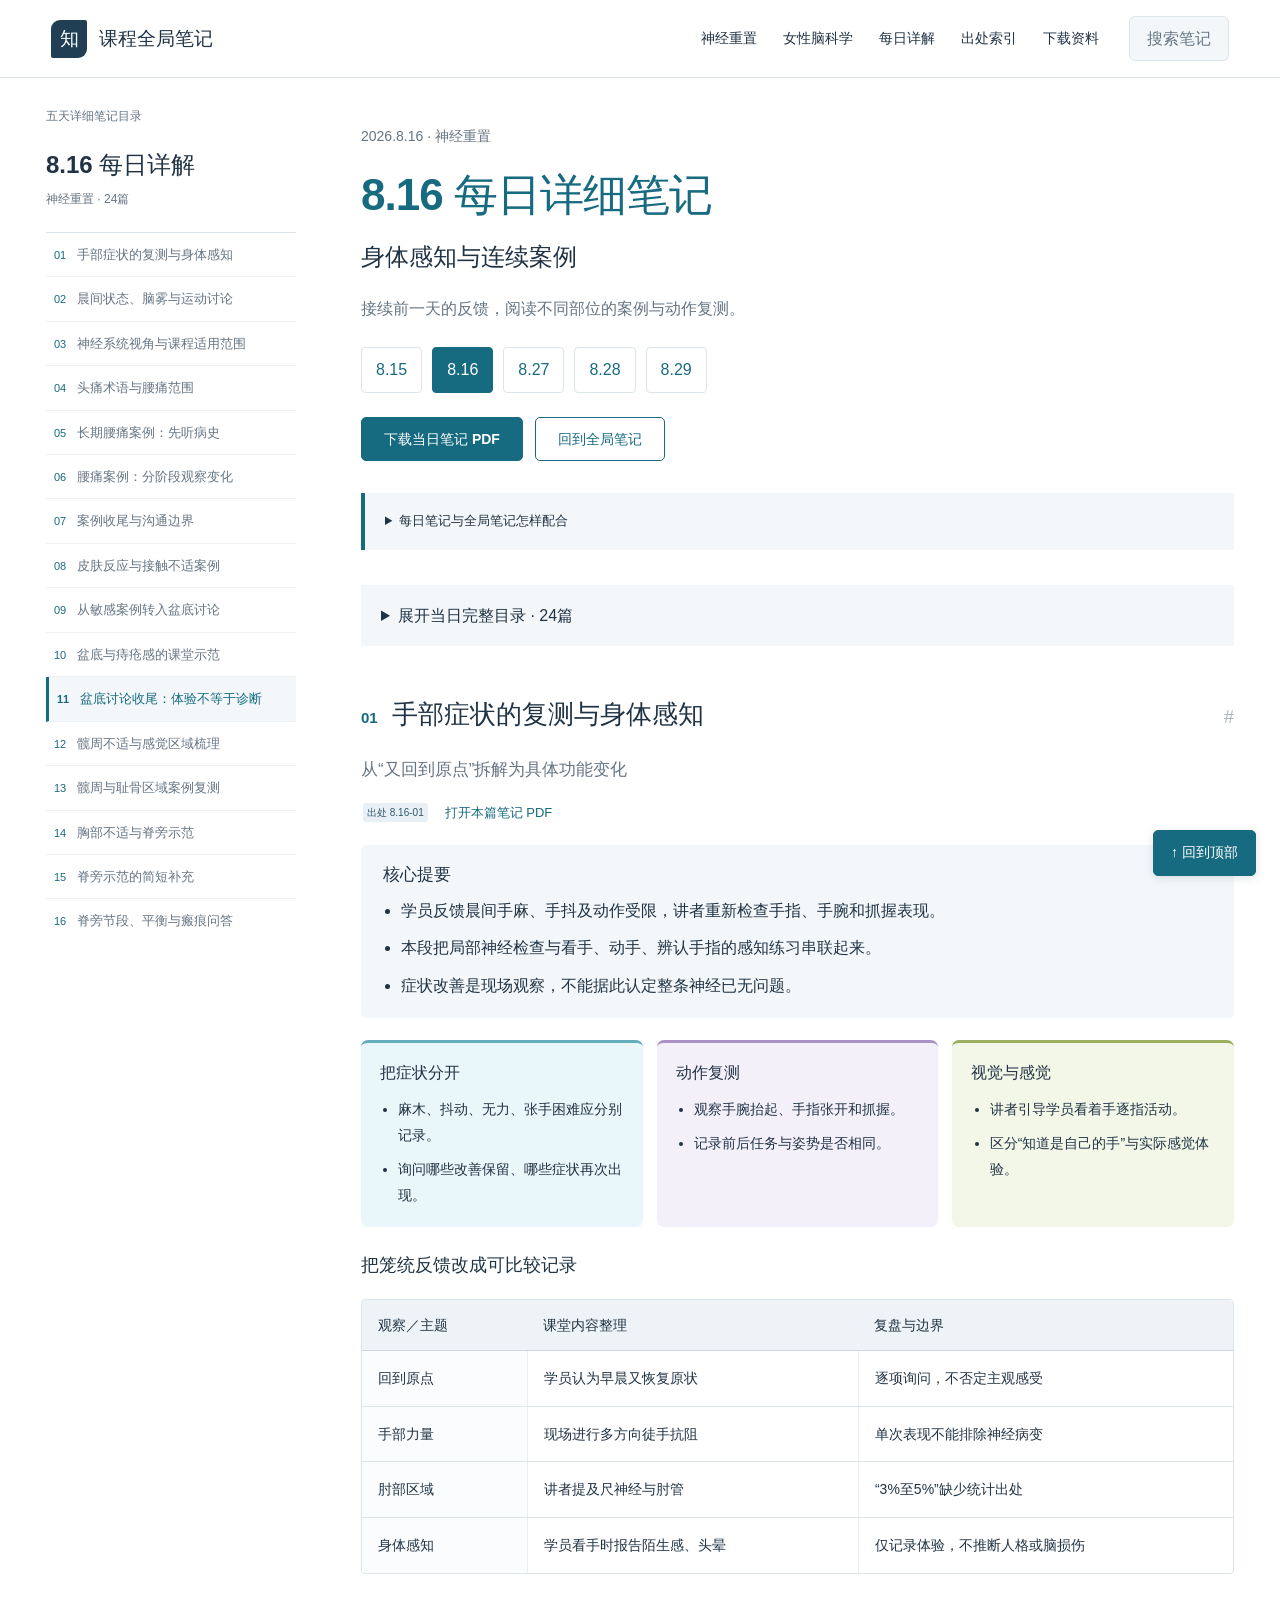
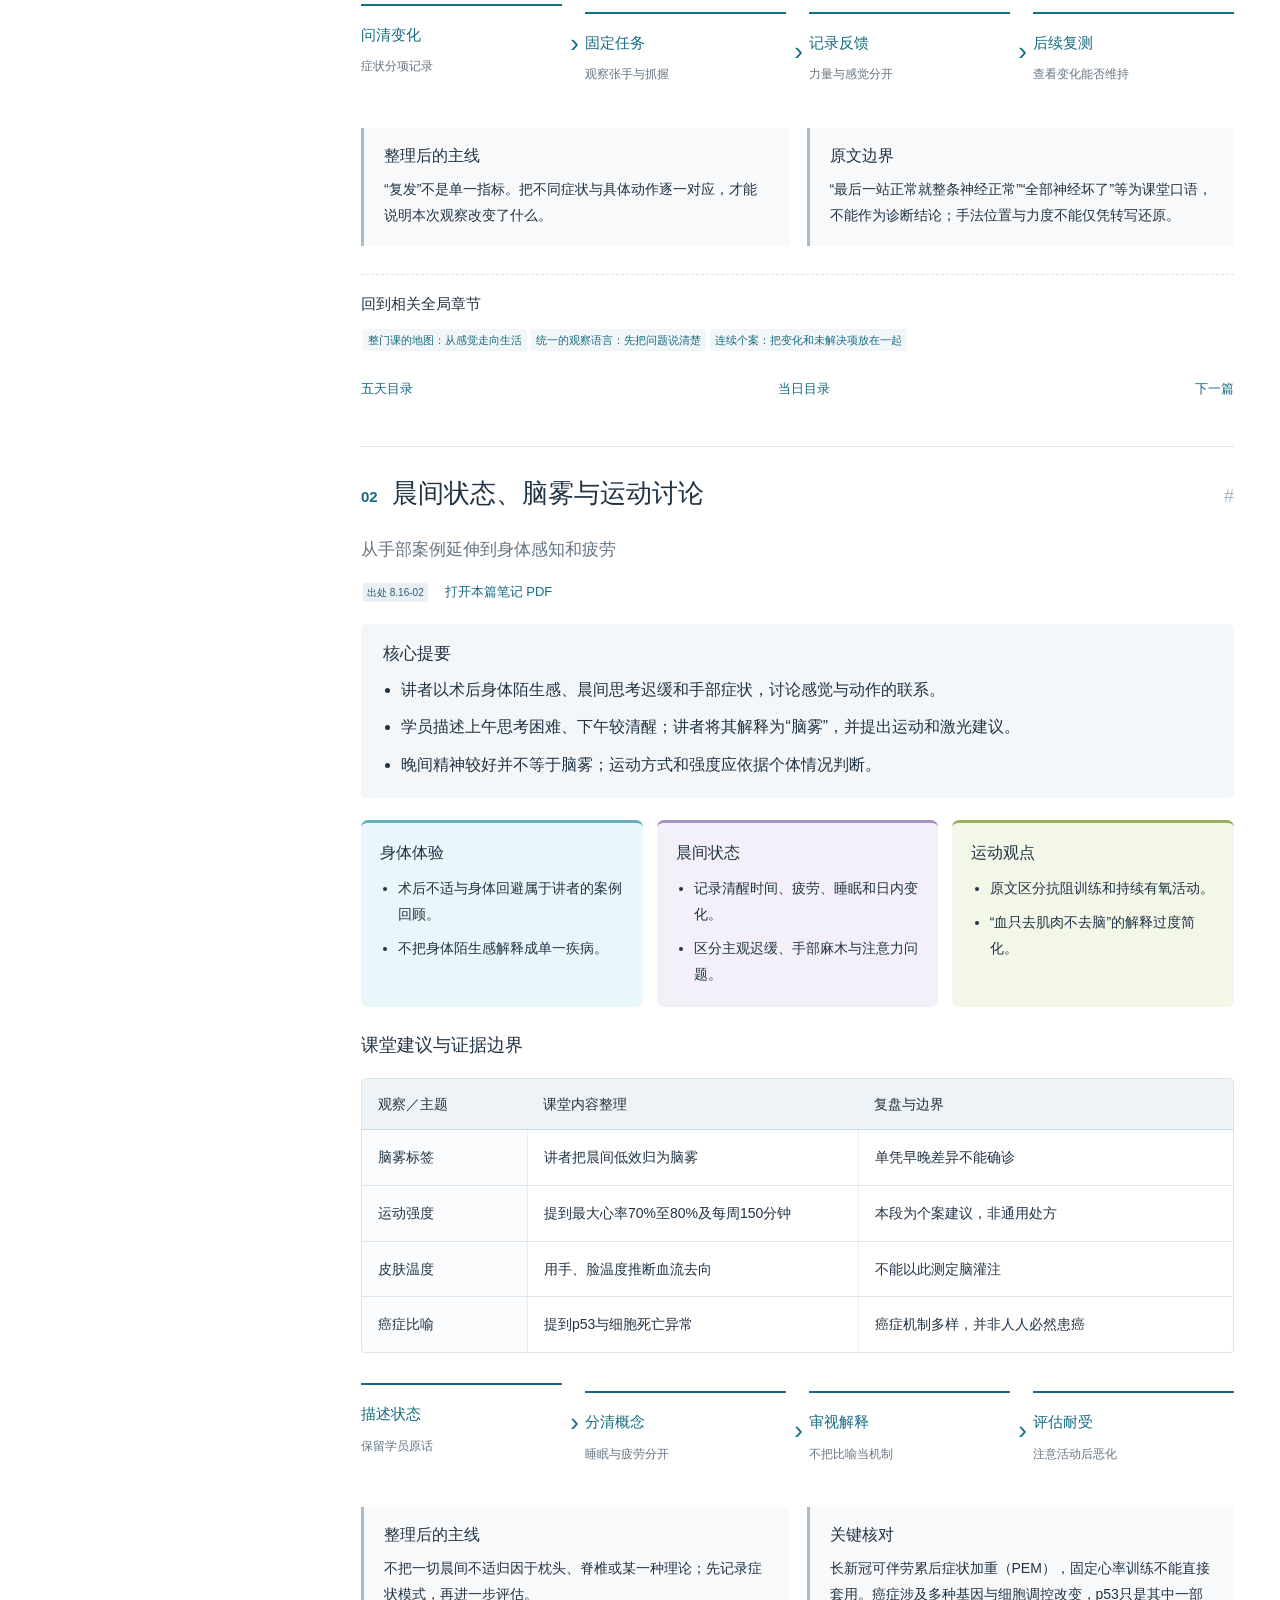
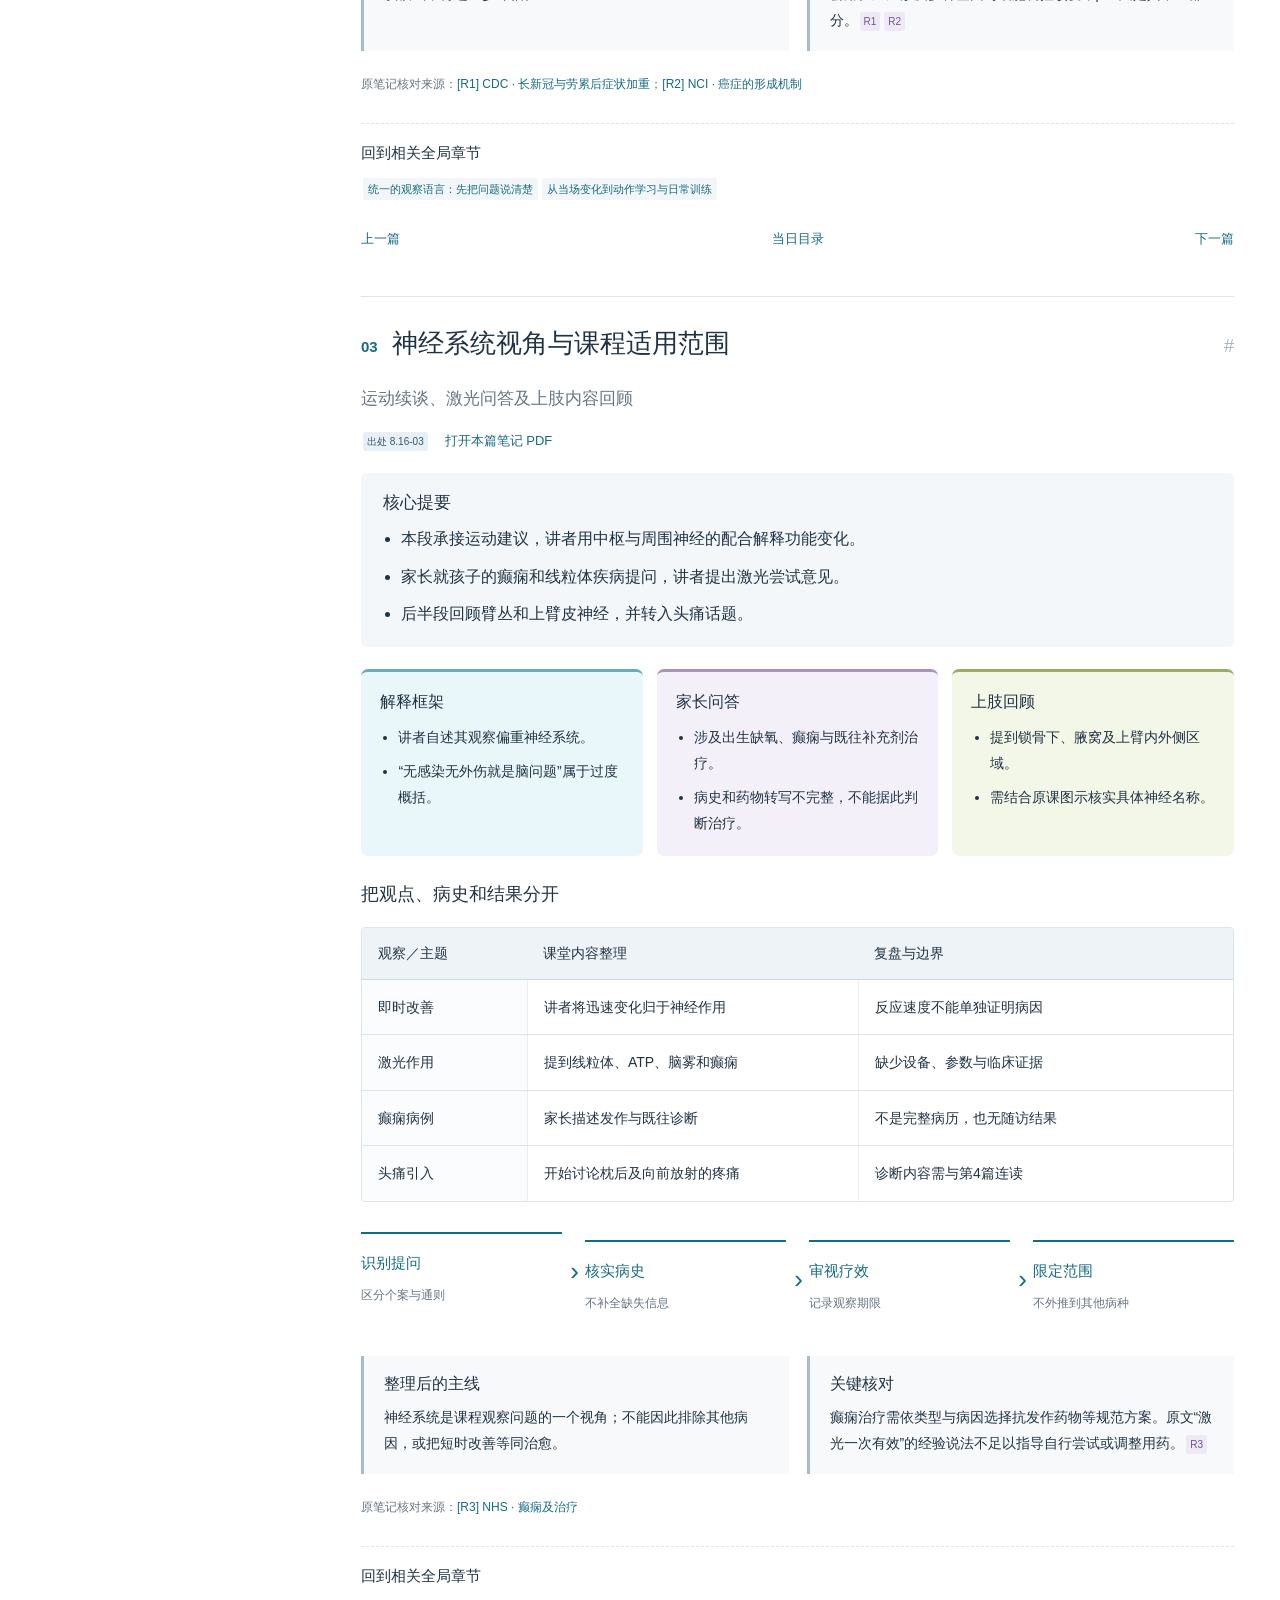
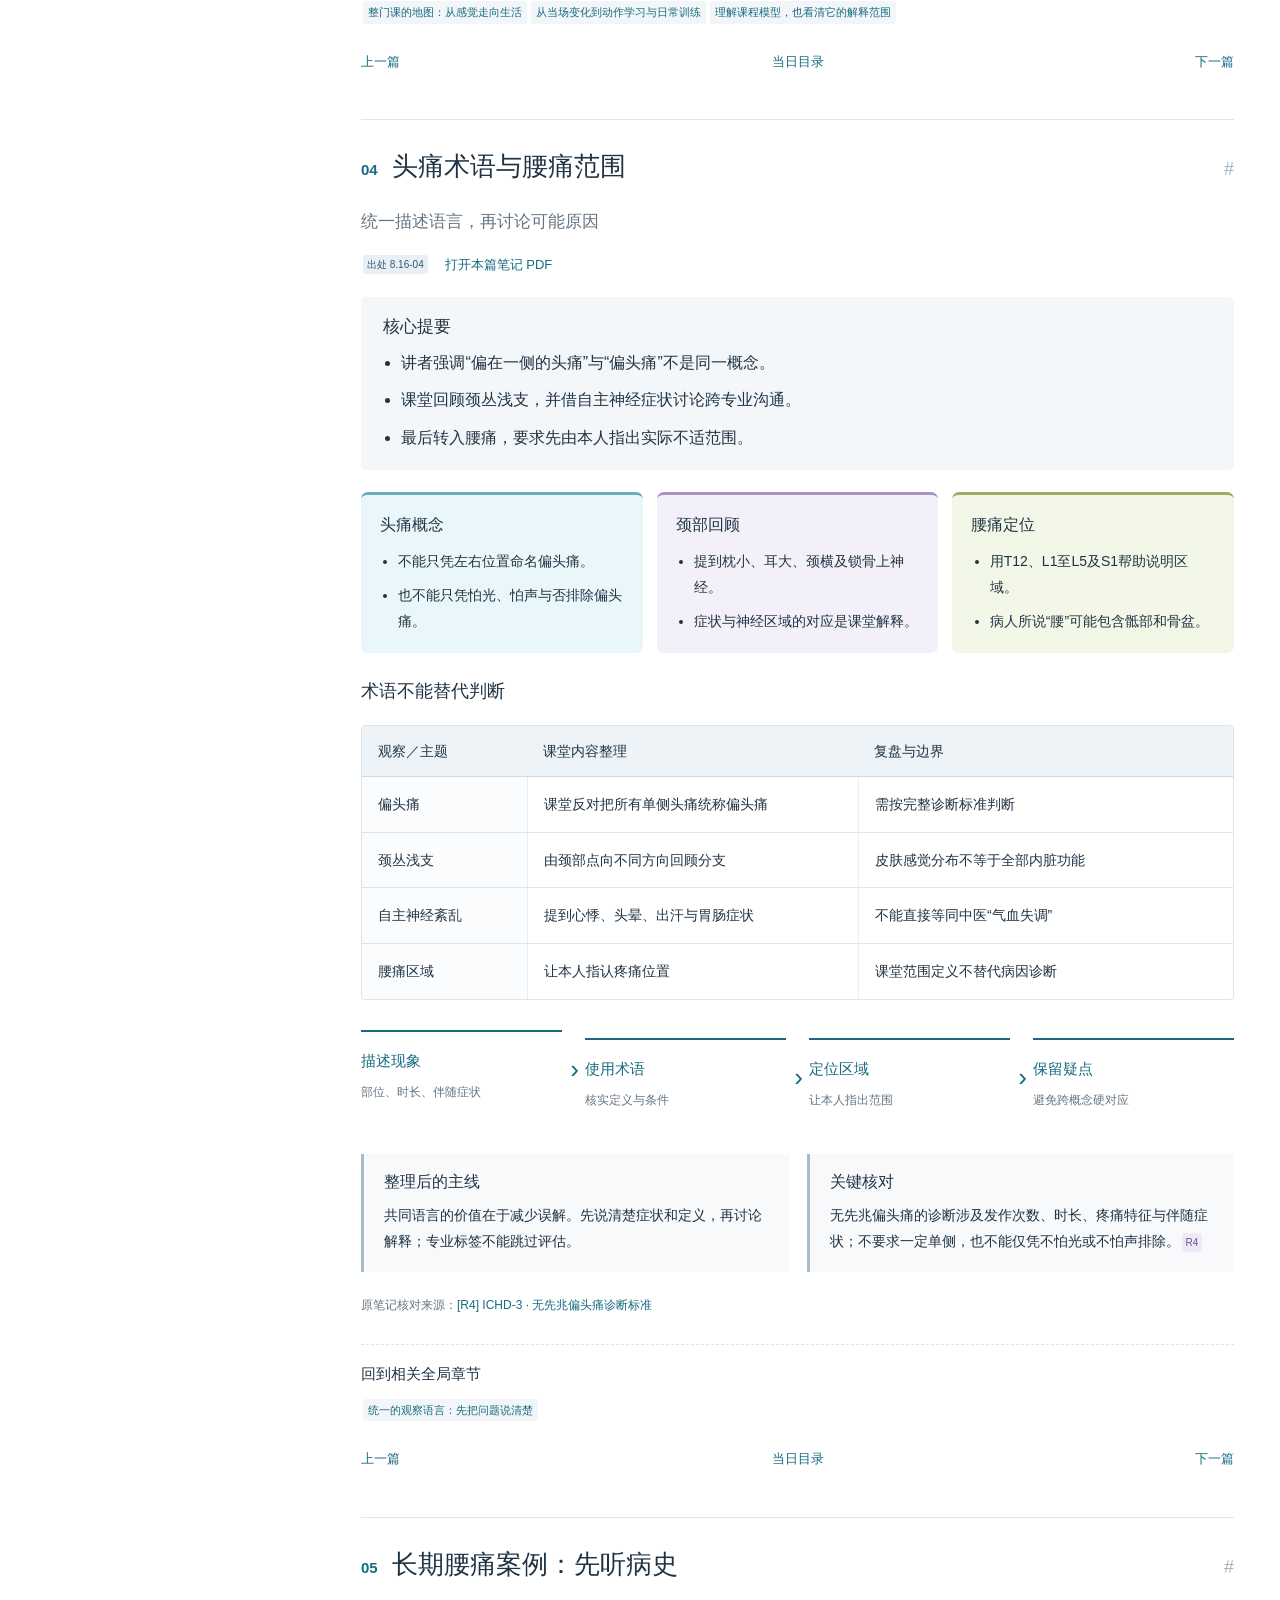
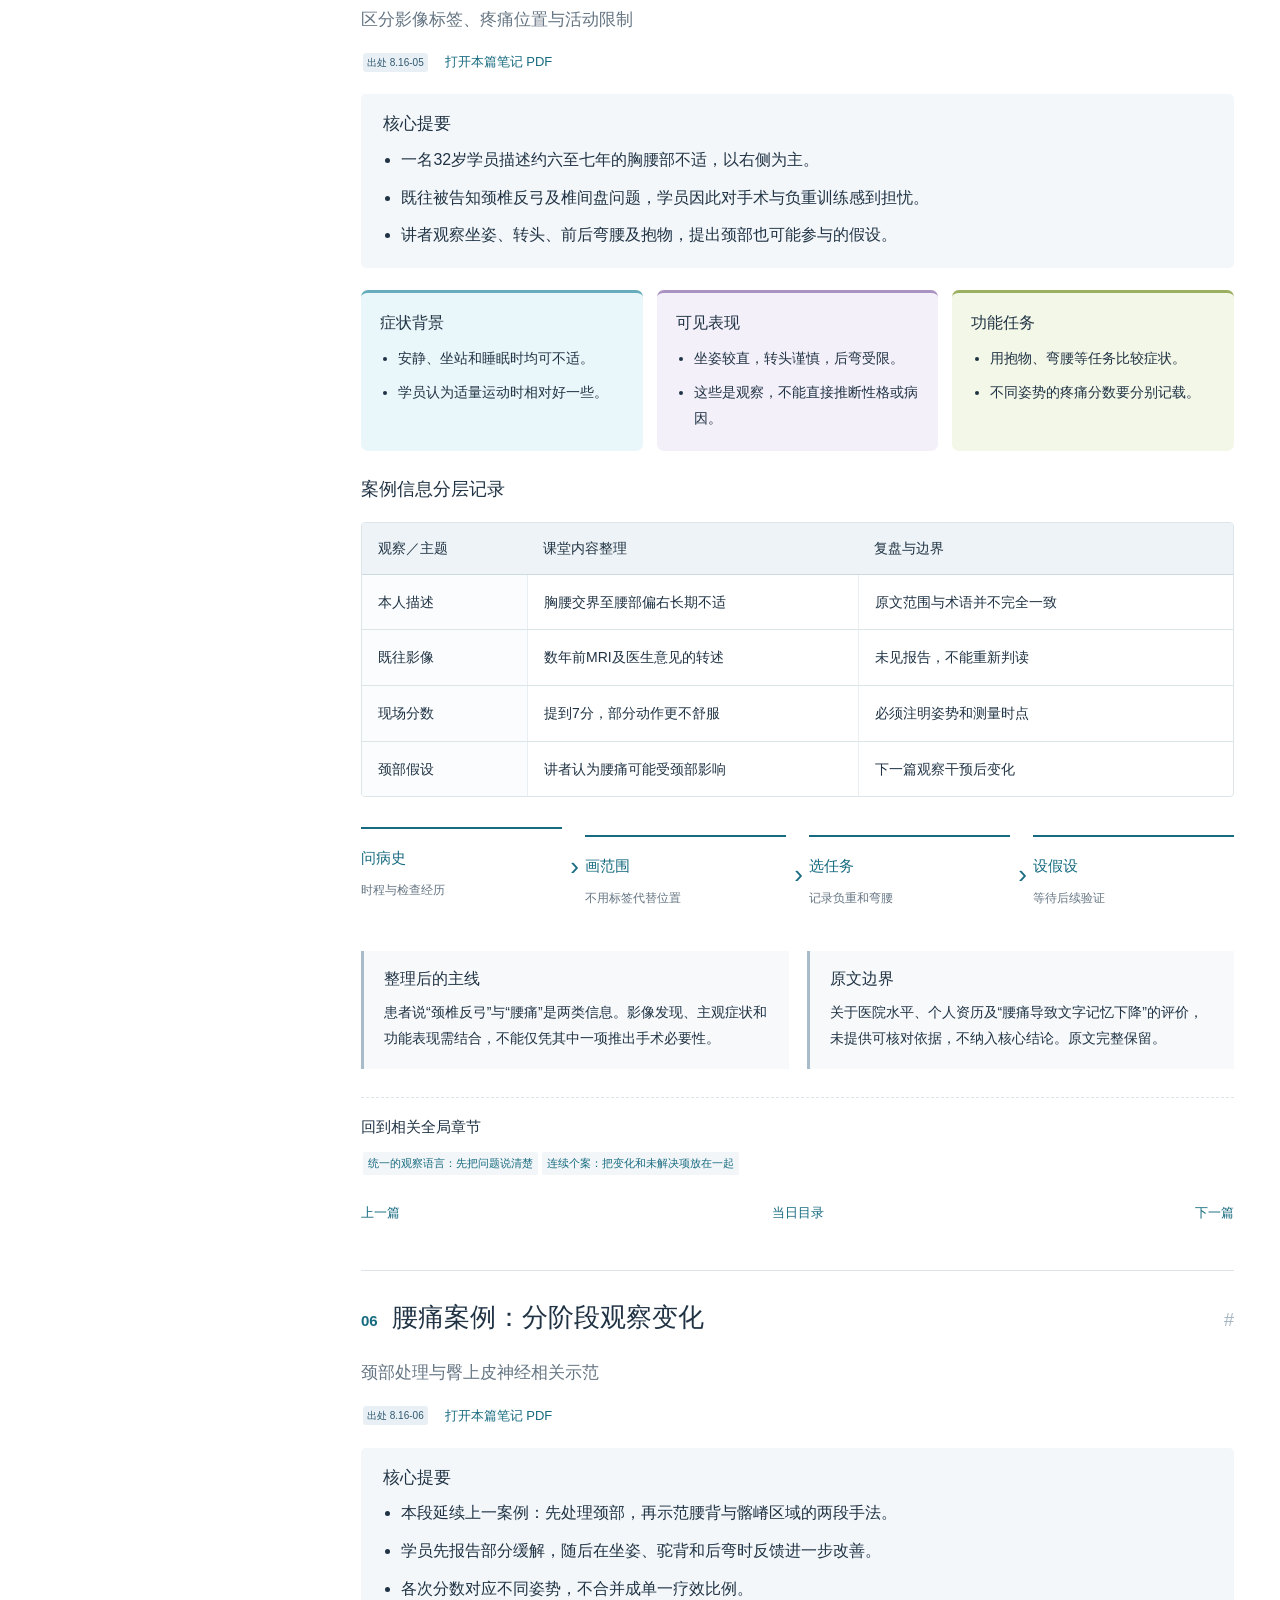
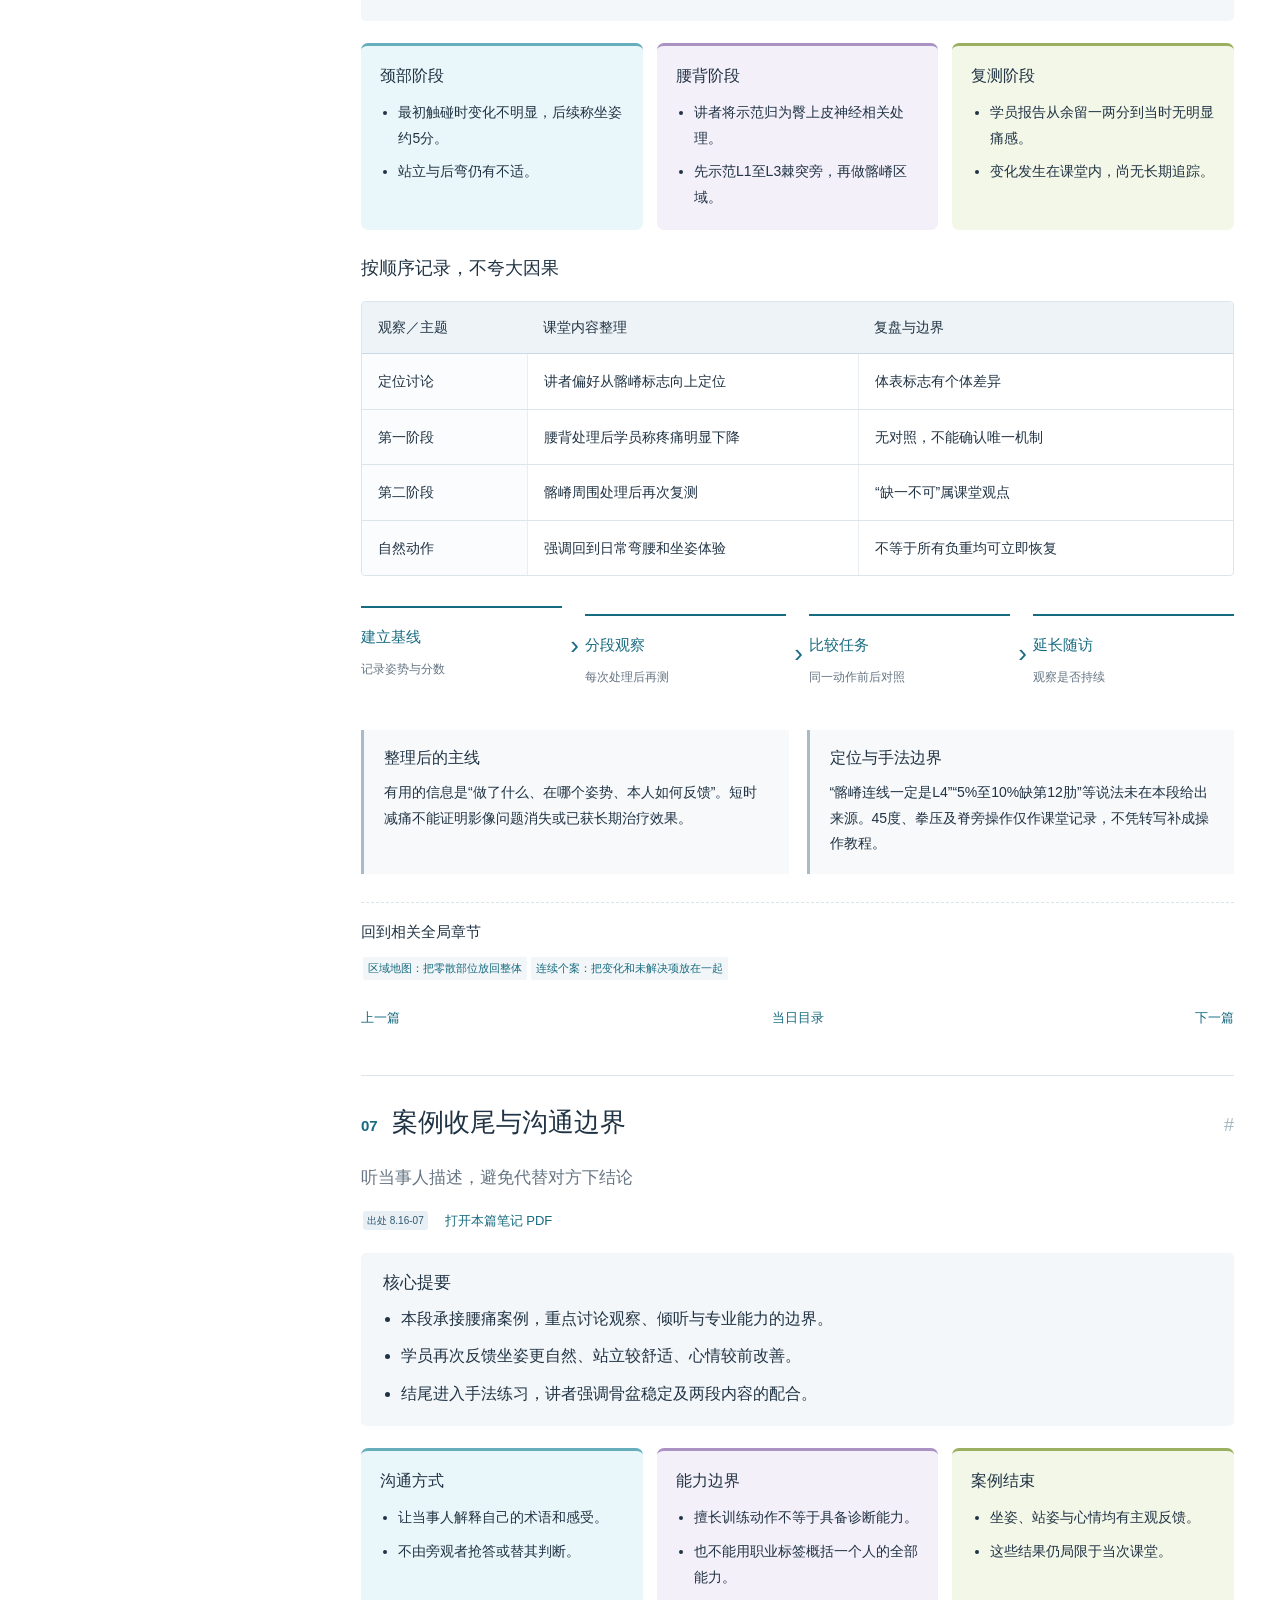
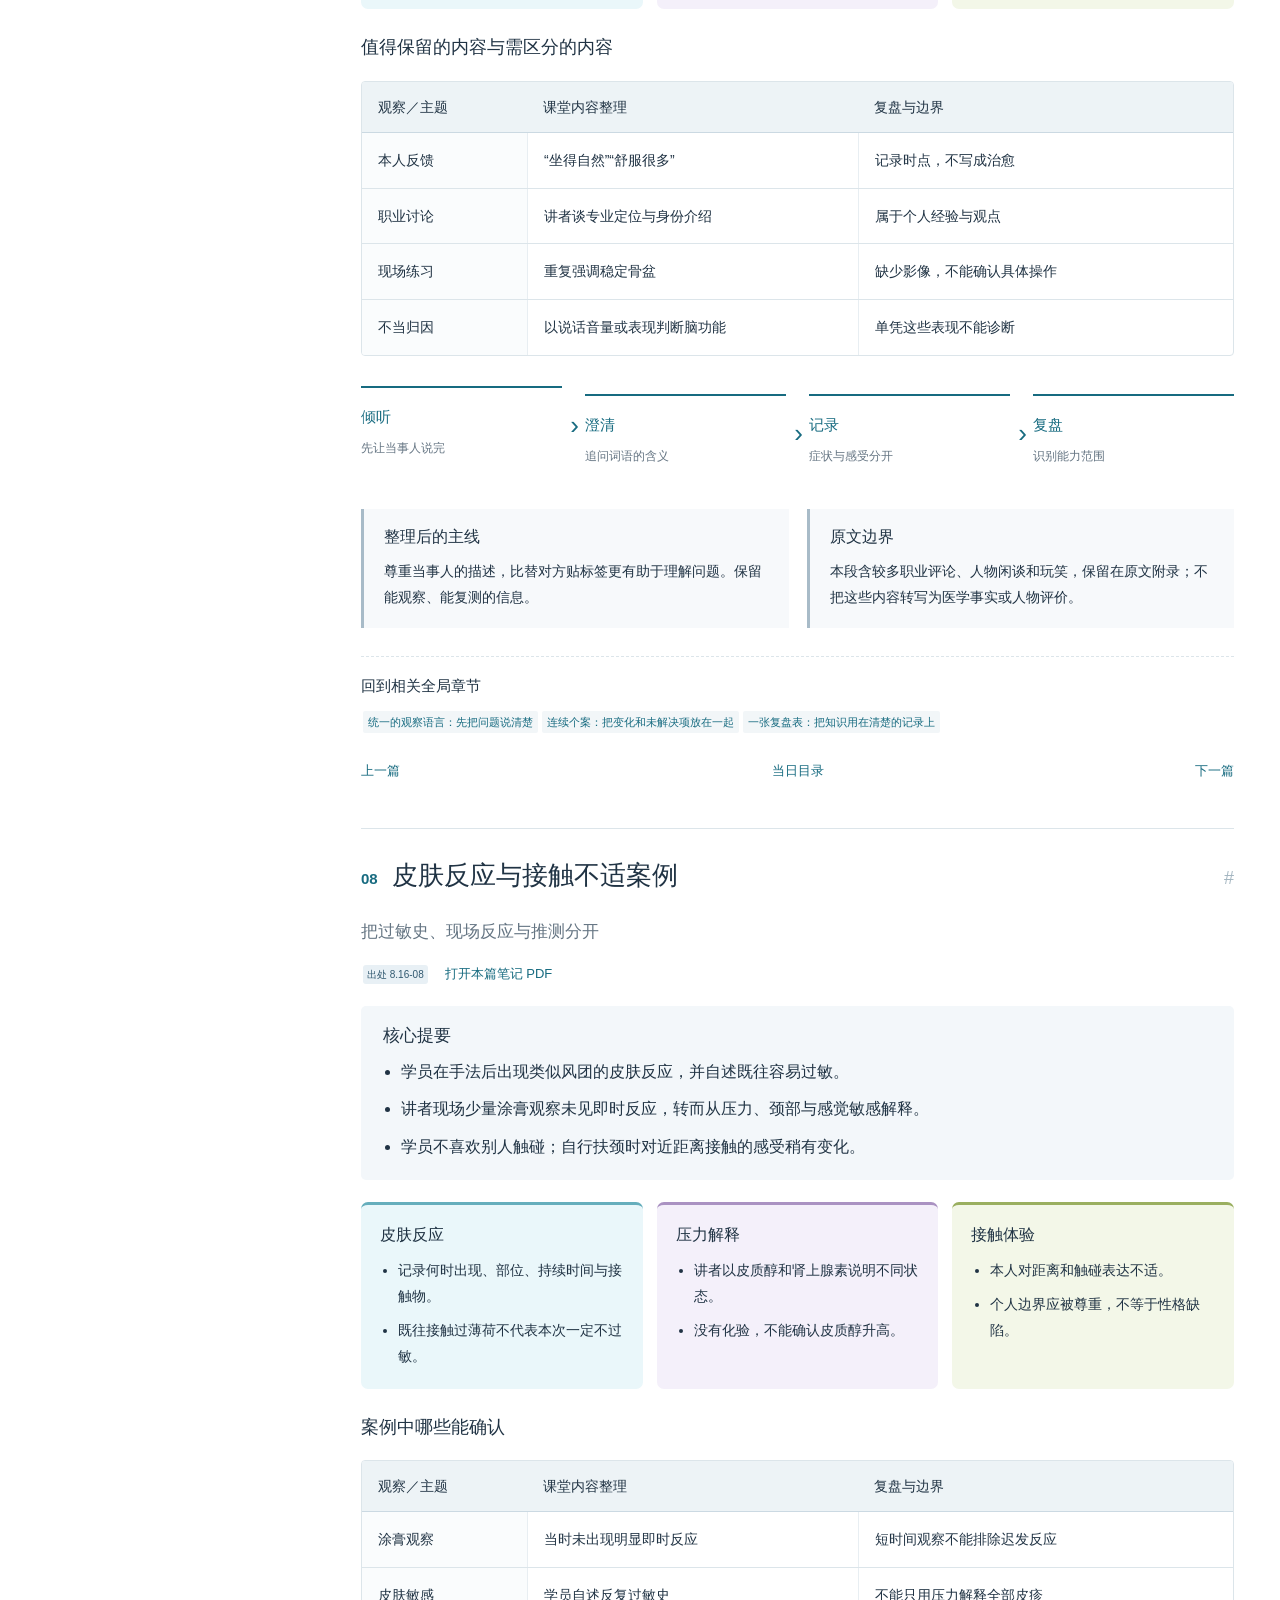
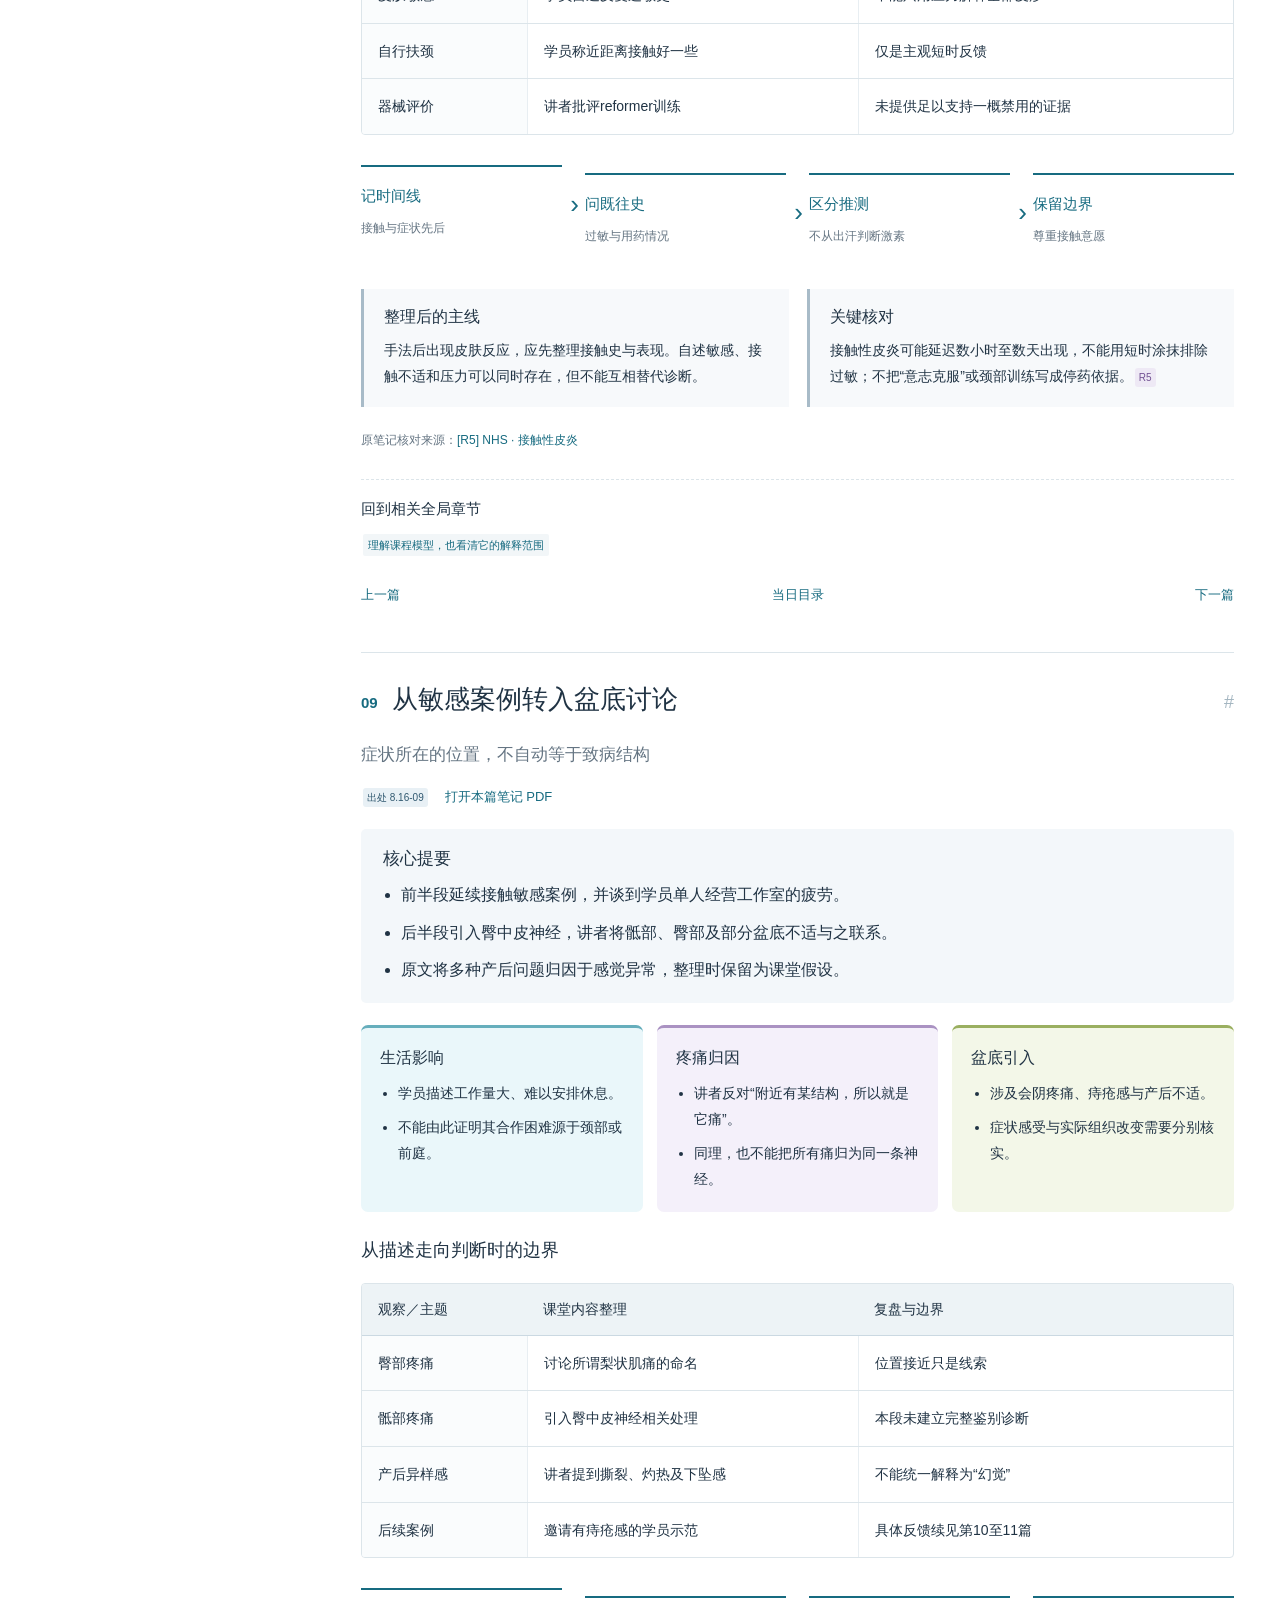
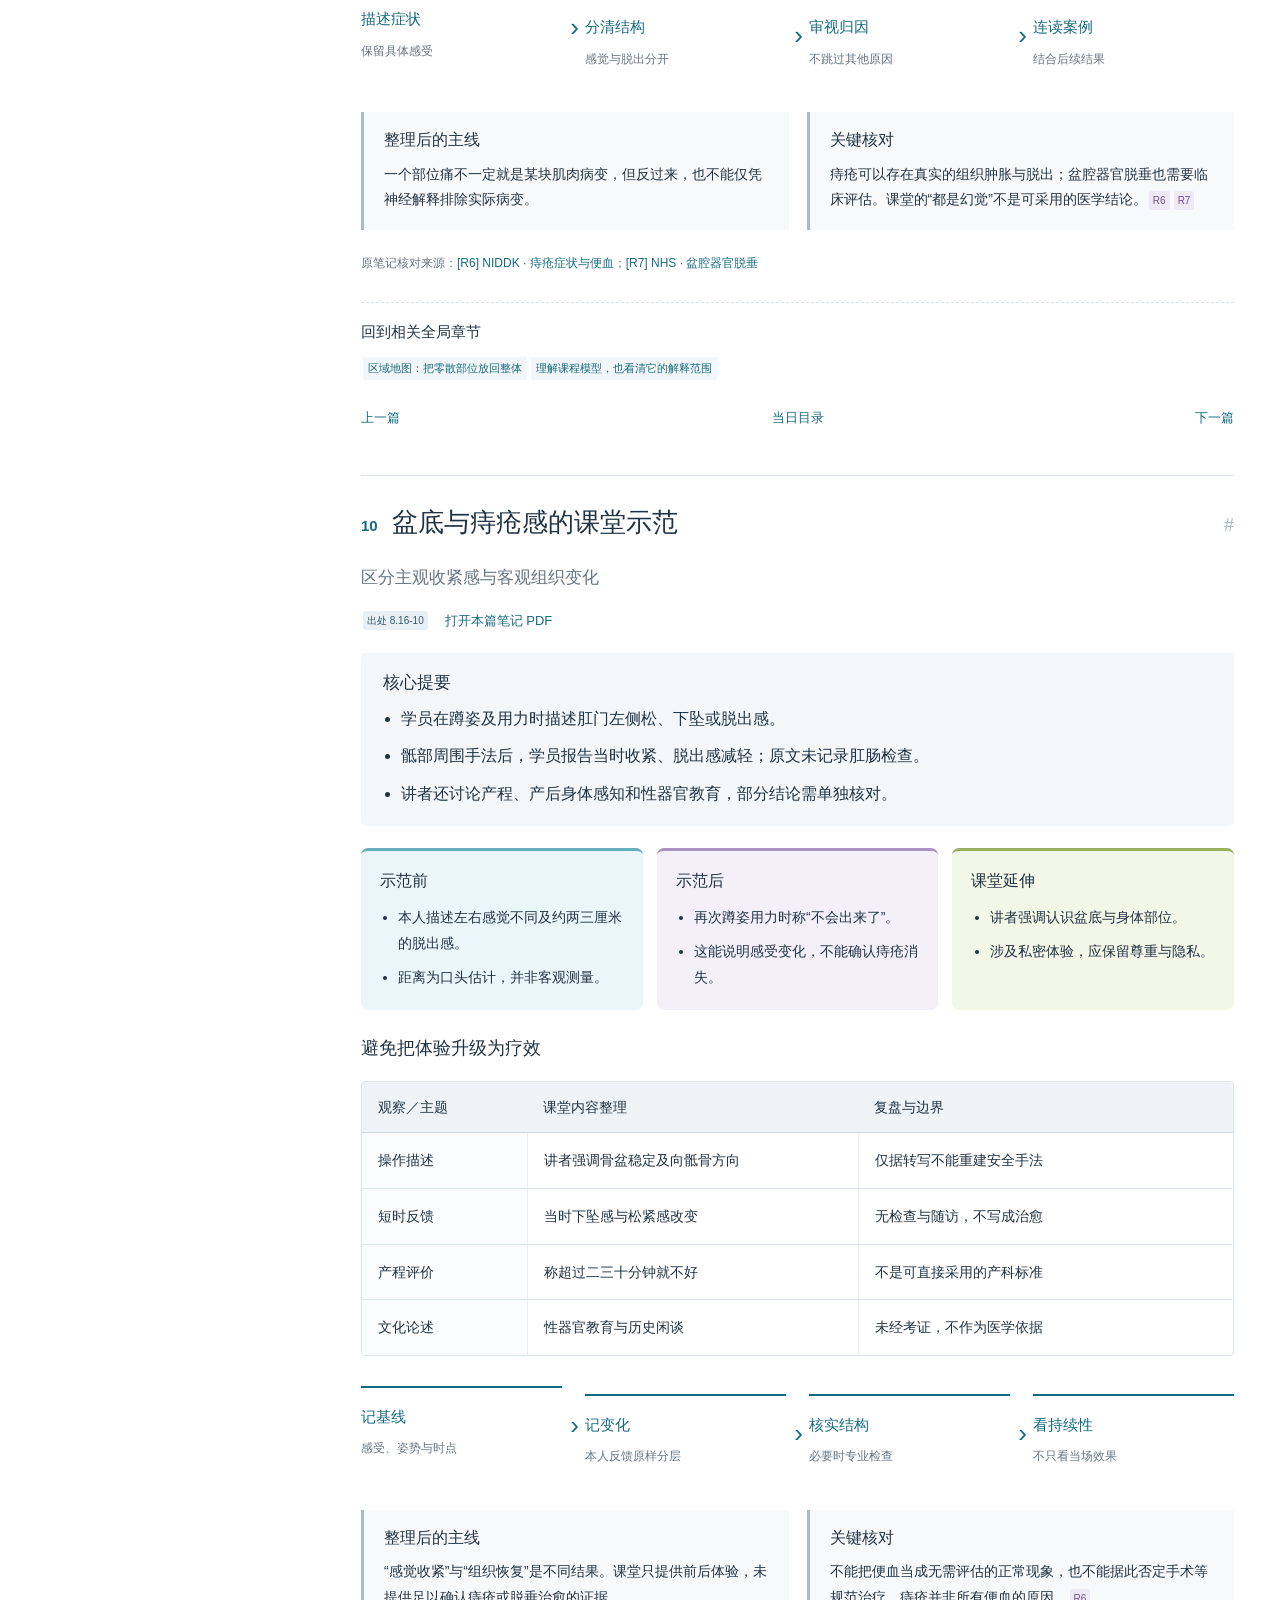
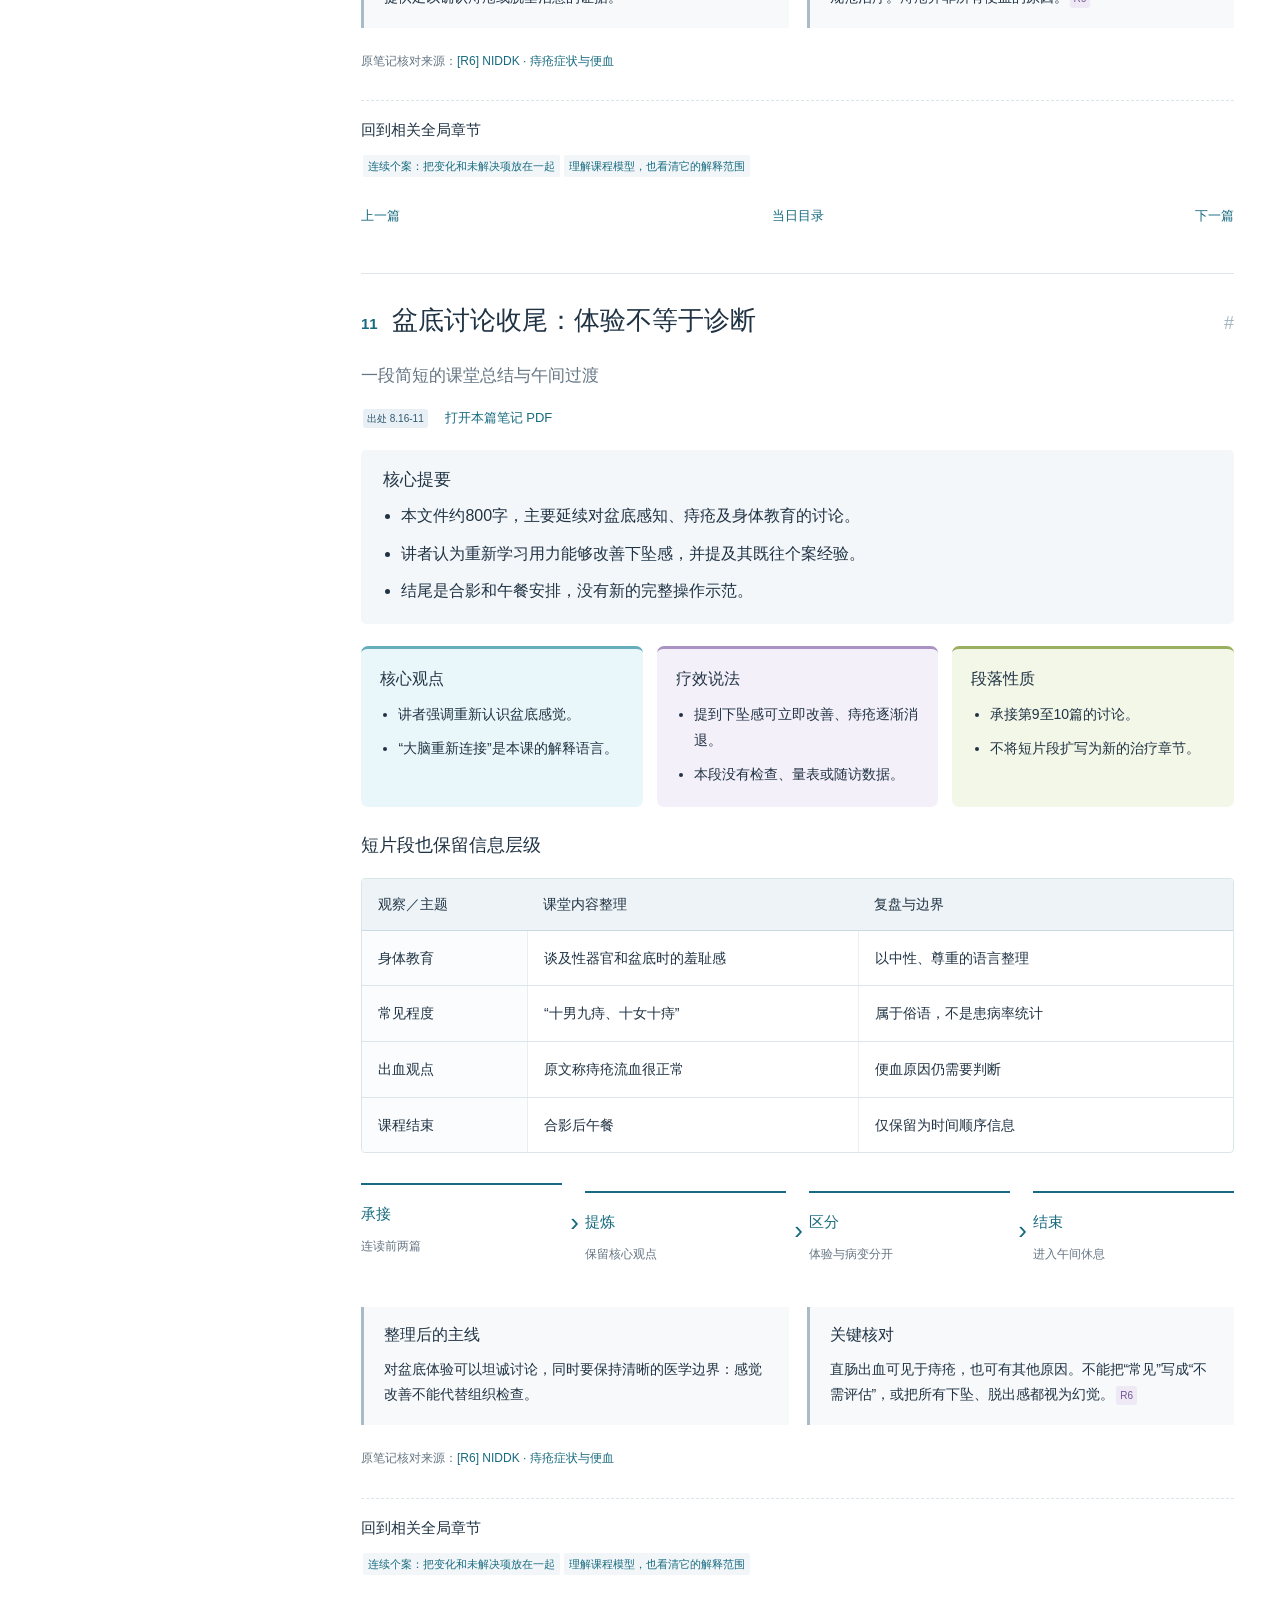
<file: docs/daily-8-16.html>
<!doctype html><html lang="zh-CN"><head><meta charset="utf-8"><meta name="viewport" content="width=device-width,initial-scale=1"><title>8.16 每日详细笔记 | 课程全局笔记</title><meta name="description" content="神经重置与女性脑科学课程的主题笔记、逻辑图、对照表和可追溯出处。"><link rel="stylesheet" href="assets/style.css?v=20261030-daily"><link rel="stylesheet" href="assets/daily.css?v=20261030-daily"><script src="assets/data.js?v=20261030-daily" defer></script><script src="assets/app.js?v=20261030-daily" defer></script></head>
    <body style="--accent:#176B80"><a class="skip" href="#main">跳到正文</a><header class="topbar"><a class="brand" href="index.html"><span class="brand-mark" aria-hidden="true">知</span>课程全局笔记</a><nav aria-label="全站导航"><a href="neural-reset.html">神经重置</a><a href="women-neuroscience.html">女性脑科学</a><a href="daily.html">每日详解</a><a href="sources.html">出处索引</a><a href="index.html#downloads">下载资料</a></nav><button class="search-open" type="button">搜索笔记</button></header>
    <div class="reading-layout daily-reading"><aside class="sidebar"><a class="back-home" href="daily.html">五天详细笔记目录</a><h2>8.16 每日详解</h2><p>神经重置 · 24篇</p><nav aria-label="当日篇目"><a href="#note-01"><span>01</span>手部症状的复测与身体感知</a><a href="#note-02"><span>02</span>晨间状态、脑雾与运动讨论</a><a href="#note-03"><span>03</span>神经系统视角与课程适用范围</a><a href="#note-04"><span>04</span>头痛术语与腰痛范围</a><a href="#note-05"><span>05</span>长期腰痛案例：先听病史</a><a href="#note-06"><span>06</span>腰痛案例：分阶段观察变化</a><a href="#note-07"><span>07</span>案例收尾与沟通边界</a><a href="#note-08"><span>08</span>皮肤反应与接触不适案例</a><a href="#note-09"><span>09</span>从敏感案例转入盆底讨论</a><a href="#note-10"><span>10</span>盆底与痔疮感的课堂示范</a><a href="#note-11"><span>11</span>盆底讨论收尾：体验不等于诊断</a><a href="#note-12"><span>12</span>髋周不适与感觉区域梳理</a><a href="#note-13"><span>13</span>髋周与耻骨区域案例复测</a><a href="#note-14"><span>14</span>胸部不适与脊旁示范</a><a href="#note-15"><span>15</span>脊旁示范的简短补充</a><a href="#note-16"><span>16</span>脊旁节段、平衡与瘢痕问答</a><a href="#note-17"><span>17</span>乳腺术后瘢痕痛案例</a><a href="#note-18"><span>18</span>膝痛与跪坐：建立功能基线</a><a href="#note-19"><span>19</span>膝痛复测与动作再学习</a><a href="#note-20"><span>20</span>青年足背痛：会诊式问诊</a><a href="#note-21"><span>21</span>足背痛案例：负重与非负重复测</a><a href="#note-22"><span>22</span>平衡观察与枕下示范</a><a href="#note-23"><span>23</span>面肌痉挛复测与课末问答</a><a href="#note-24"><span>24</span>运动问答与课程结束</a></nav><a class="download-link" href="downloads/daily/8-16.pdf" download>下载当日笔记 PDF</a></aside><main id="main" class="reading"><header class="course-header"><p class="date">2026.8.16 · 神经重置</p><h1>8.16 每日详细笔记</h1><p class="subtitle">身体感知与连续案例</p><p>接续前一天的反馈，阅读不同部位的案例与动作复测。</p><nav class="day-switch" aria-label="切换日期"><a href="daily-8-15.html">8.15</a><a href="daily-8-16.html" aria-current="page">8.16</a><a href="daily-8-27.html">8.27</a><a href="daily-8-28.html">8.28</a><a href="daily-8-29.html">8.29</a></nav><div class="course-actions"><a class="button" href="downloads/daily/8-16.pdf" download>下载当日笔记 PDF</a><a class="button secondary" href="neural-reset.html">回到全局笔记</a></div><a class="return-context" hidden></a></header>
          <details class="reading-note"><summary>每日笔记与全局笔记怎样配合</summary><p>全局笔记帮助理解跨日期的知识联系；这里保留每份材料已整理的提要、概念卡、表格和逻辑图。点击篇末的相关全局章节可以返回整体脉络。</p><p>本页及当日PDF仅收录结构化笔记。笔记中提到的“原文附录”保留在客户原有资料中；原文件编号和页码仍可在出处中查阅。R编号沿用各日原笔记的核对来源，同一编号在不同日期可能指向不同资料。</p></details>
          <details class="daily-inline-toc"><summary>展开当日完整目录 · 24篇</summary><nav aria-label="正文篇目目录"><a href="#note-01"><span>01</span>手部症状的复测与身体感知</a><a href="#note-02"><span>02</span>晨间状态、脑雾与运动讨论</a><a href="#note-03"><span>03</span>神经系统视角与课程适用范围</a><a href="#note-04"><span>04</span>头痛术语与腰痛范围</a><a href="#note-05"><span>05</span>长期腰痛案例：先听病史</a><a href="#note-06"><span>06</span>腰痛案例：分阶段观察变化</a><a href="#note-07"><span>07</span>案例收尾与沟通边界</a><a href="#note-08"><span>08</span>皮肤反应与接触不适案例</a><a href="#note-09"><span>09</span>从敏感案例转入盆底讨论</a><a href="#note-10"><span>10</span>盆底与痔疮感的课堂示范</a><a href="#note-11"><span>11</span>盆底讨论收尾：体验不等于诊断</a><a href="#note-12"><span>12</span>髋周不适与感觉区域梳理</a><a href="#note-13"><span>13</span>髋周与耻骨区域案例复测</a><a href="#note-14"><span>14</span>胸部不适与脊旁示范</a><a href="#note-15"><span>15</span>脊旁示范的简短补充</a><a href="#note-16"><span>16</span>脊旁节段、平衡与瘢痕问答</a><a href="#note-17"><span>17</span>乳腺术后瘢痕痛案例</a><a href="#note-18"><span>18</span>膝痛与跪坐：建立功能基线</a><a href="#note-19"><span>19</span>膝痛复测与动作再学习</a><a href="#note-20"><span>20</span>青年足背痛：会诊式问诊</a><a href="#note-21"><span>21</span>足背痛案例：负重与非负重复测</a><a href="#note-22"><span>22</span>平衡观察与枕下示范</a><a href="#note-23"><span>23</span>面肌痉挛复测与课末问答</a><a href="#note-24"><span>24</span>运动问答与课程结束</a></nav></details><article class="chapter daily-note" id="note-01" data-note-id="8.16-01">
              <header class="chapter-heading"><span class="chapter-no">01</span><h2>手部症状的复测与身体感知</h2><a class="anchor" href="#note-01" aria-label="链接到本篇">#</a></header>
              <p class="note-subtitle">从“又回到原点”拆解为具体功能变化</p><div class="note-actions"><button class="ref" data-source="8.16-01" type="button">出处 8.16-01</button><a href="downloads/daily/8-16.pdf#page=1" target="_blank" rel="noopener">打开本篇笔记 PDF</a></div><a class="return-context note-return" hidden></a>
              <div class="note-summary"><h3>核心提要</h3><ul><li>学员反馈晨间手麻、手抖及动作受限，讲者重新检查手指、手腕和抓握表现。</li><li>本段把局部神经检查与看手、动手、辨认手指的感知练习串联起来。</li><li>症状改善是现场观察，不能据此认定整条神经已无问题。</li></ul></div>
              <div class="concepts"><div class="concept"><h3>把症状分开</h3><ul><li>麻木、抖动、无力、张手困难应分别记录。</li><li>询问哪些改善保留、哪些症状再次出现。</li></ul></div><div class="concept"><h3>动作复测</h3><ul><li>观察手腕抬起、手指张开和抓握。</li><li>记录前后任务与姿势是否相同。</li></ul></div><div class="concept"><h3>视觉与感觉</h3><ul><li>讲者引导学员看着手逐指活动。</li><li>区分“知道是自己的手”与实际感觉体验。</li></ul></div></div><h3 class="note-table-title">把笼统反馈改成可比较记录</h3><div class="table-scroll" role="region" tabindex="0" aria-label="把笼统反馈改成可比较记录"><table><thead><tr><th scope="col">观察／主题</th><th scope="col">课堂内容整理</th><th scope="col">复盘与边界</th></tr></thead><tbody><tr><td>回到原点</td><td>学员认为早晨又恢复原状</td><td>逐项询问，不否定主观感受</td></tr><tr><td>手部力量</td><td>现场进行多方向徒手抗阻</td><td>单次表现不能排除神经病变</td></tr><tr><td>肘部区域</td><td>讲者提及尺神经与肘管</td><td>“3%至5%”缺少统计出处</td></tr><tr><td>身体感知</td><td>学员看手时报告陌生感、头晕</td><td>仅记录体验，不推断人格或脑损伤</td></tr></tbody></table></div><ol class="flow" aria-label="逻辑关系图"><li><strong>问清变化</strong><span>症状分项记录</span></li><li><strong>固定任务</strong><span>观察张手与抓握</span></li><li><strong>记录反馈</strong><span>力量与感觉分开</span></li><li><strong>后续复测</strong><span>查看变化能否维持</span></li></ol><div class="detail-bottom"><div class="review"><h3>整理后的主线</h3><p>“复发”不是单一指标。把不同症状与具体动作逐一对应，才能说明本次观察改变了什么。</p></div><div class="review"><h3>原文边界</h3><p>“最后一站正常就整条神经正常”“全部神经坏了”等为课堂口语，不能作为诊断结论；手法位置与力度不能仅凭转写还原。</p></div></div>
              <div class="related-global"><h3>回到相关全局章节</h3><div><a class="chapter-tag" href="neural-reset.html#map">整门课的地图：从感觉走向生活</a><a class="chapter-tag" href="neural-reset.html#assessment">统一的观察语言：先把问题说清楚</a><a class="chapter-tag" href="neural-reset.html#cases">连续个案：把变化和未解决项放在一起</a></div></div><nav class="note-pagination" aria-label="8.16-01篇目导航"><a href="daily.html">五天目录</a><a href="#main">当日目录</a><a href="#note-02">下一篇</a></nav></article><article class="chapter daily-note" id="note-02" data-note-id="8.16-02">
              <header class="chapter-heading"><span class="chapter-no">02</span><h2>晨间状态、脑雾与运动讨论</h2><a class="anchor" href="#note-02" aria-label="链接到本篇">#</a></header>
              <p class="note-subtitle">从手部案例延伸到身体感知和疲劳</p><div class="note-actions"><button class="ref" data-source="8.16-02" type="button">出处 8.16-02</button><a href="downloads/daily/8-16.pdf#page=2" target="_blank" rel="noopener">打开本篇笔记 PDF</a></div><a class="return-context note-return" hidden></a>
              <div class="note-summary"><h3>核心提要</h3><ul><li>讲者以术后身体陌生感、晨间思考迟缓和手部症状，讨论感觉与动作的联系。</li><li>学员描述上午思考困难、下午较清醒；讲者将其解释为“脑雾”，并提出运动和激光建议。</li><li>晚间精神较好并不等于脑雾；运动方式和强度应依据个体情况判断。</li></ul></div>
              <div class="concepts"><div class="concept"><h3>身体体验</h3><ul><li>术后不适与身体回避属于讲者的案例回顾。</li><li>不把身体陌生感解释成单一疾病。</li></ul></div><div class="concept"><h3>晨间状态</h3><ul><li>记录清醒时间、疲劳、睡眠和日内变化。</li><li>区分主观迟缓、手部麻木与注意力问题。</li></ul></div><div class="concept"><h3>运动观点</h3><ul><li>原文区分抗阻训练和持续有氧活动。</li><li>“血只去肌肉不去脑”的解释过度简化。</li></ul></div></div><h3 class="note-table-title">课堂建议与证据边界</h3><div class="table-scroll" role="region" tabindex="0" aria-label="课堂建议与证据边界"><table><thead><tr><th scope="col">观察／主题</th><th scope="col">课堂内容整理</th><th scope="col">复盘与边界</th></tr></thead><tbody><tr><td>脑雾标签</td><td>讲者把晨间低效归为脑雾</td><td>单凭早晚差异不能确诊</td></tr><tr><td>运动强度</td><td>提到最大心率70%至80%及每周150分钟</td><td>本段为个案建议，非通用处方</td></tr><tr><td>皮肤温度</td><td>用手、脸温度推断血流去向</td><td>不能以此测定脑灌注</td></tr><tr><td>癌症比喻</td><td>提到p53与细胞死亡异常</td><td>癌症机制多样，并非人人必然患癌</td></tr></tbody></table></div><ol class="flow" aria-label="逻辑关系图"><li><strong>描述状态</strong><span>保留学员原话</span></li><li><strong>分清概念</strong><span>睡眠与疲劳分开</span></li><li><strong>审视解释</strong><span>不把比喻当机制</span></li><li><strong>评估耐受</strong><span>注意活动后恶化</span></li></ol><div class="detail-bottom"><div class="review"><h3>整理后的主线</h3><p>不把一切晨间不适归因于枕头、脊椎或某一种理论；先记录症状模式，再进一步评估。</p></div><div class="review"><h3>关键核对</h3><p>长新冠可伴劳累后症状加重（PEM），固定心率训练不能直接套用。癌症涉及多种基因与细胞调控改变，p53只是其中一部分。<a class="ref external" href="https://www.cdc.gov/long-covid/hcp/clinical-guidance/index.html" target="_blank" rel="noopener" title="CDC · 长新冠与劳累后症状加重">R1</a><a class="ref external" href="https://www.cancer.gov/about-cancer/understanding/what-is-cancer" target="_blank" rel="noopener" title="NCI · 癌症的形成机制">R2</a></p></div></div><p class="note-references">原笔记核对来源：<a href="https://www.cdc.gov/long-covid/hcp/clinical-guidance/index.html" target="_blank" rel="noopener">[R1] CDC · 长新冠与劳累后症状加重</a>；<a href="https://www.cancer.gov/about-cancer/understanding/what-is-cancer" target="_blank" rel="noopener">[R2] NCI · 癌症的形成机制</a></p>
              <div class="related-global"><h3>回到相关全局章节</h3><div><a class="chapter-tag" href="neural-reset.html#assessment">统一的观察语言：先把问题说清楚</a><a class="chapter-tag" href="neural-reset.html#transfer">从当场变化到动作学习与日常训练</a></div></div><nav class="note-pagination" aria-label="8.16-02篇目导航"><a href="#note-01">上一篇</a><a href="#main">当日目录</a><a href="#note-03">下一篇</a></nav></article><article class="chapter daily-note" id="note-03" data-note-id="8.16-03">
              <header class="chapter-heading"><span class="chapter-no">03</span><h2>神经系统视角与课程适用范围</h2><a class="anchor" href="#note-03" aria-label="链接到本篇">#</a></header>
              <p class="note-subtitle">运动续谈、激光问答及上肢内容回顾</p><div class="note-actions"><button class="ref" data-source="8.16-03" type="button">出处 8.16-03</button><a href="downloads/daily/8-16.pdf#page=3" target="_blank" rel="noopener">打开本篇笔记 PDF</a></div><a class="return-context note-return" hidden></a>
              <div class="note-summary"><h3>核心提要</h3><ul><li>本段承接运动建议，讲者用中枢与周围神经的配合解释功能变化。</li><li>家长就孩子的癫痫和线粒体疾病提问，讲者提出激光尝试意见。</li><li>后半段回顾臂丛和上臂皮神经，并转入头痛话题。</li></ul></div>
              <div class="concepts"><div class="concept"><h3>解释框架</h3><ul><li>讲者自述其观察偏重神经系统。</li><li>“无感染无外伤就是脑问题”属于过度概括。</li></ul></div><div class="concept"><h3>家长问答</h3><ul><li>涉及出生缺氧、癫痫与既往补充剂治疗。</li><li>病史和药物转写不完整，不能据此判断治疗。</li></ul></div><div class="concept"><h3>上肢回顾</h3><ul><li>提到锁骨下、腋窝及上臂内外侧区域。</li><li>需结合原课图示核实具体神经名称。</li></ul></div></div><h3 class="note-table-title">把观点、病史和结果分开</h3><div class="table-scroll" role="region" tabindex="0" aria-label="把观点、病史和结果分开"><table><thead><tr><th scope="col">观察／主题</th><th scope="col">课堂内容整理</th><th scope="col">复盘与边界</th></tr></thead><tbody><tr><td>即时改善</td><td>讲者将迅速变化归于神经作用</td><td>反应速度不能单独证明病因</td></tr><tr><td>激光作用</td><td>提到线粒体、ATP、脑雾和癫痫</td><td>缺少设备、参数与临床证据</td></tr><tr><td>癫痫病例</td><td>家长描述发作与既往诊断</td><td>不是完整病历，也无随访结果</td></tr><tr><td>头痛引入</td><td>开始讨论枕后及向前放射的疼痛</td><td>诊断内容需与第4篇连读</td></tr></tbody></table></div><ol class="flow" aria-label="逻辑关系图"><li><strong>识别提问</strong><span>区分个案与通则</span></li><li><strong>核实病史</strong><span>不补全缺失信息</span></li><li><strong>审视疗效</strong><span>记录观察期限</span></li><li><strong>限定范围</strong><span>不外推到其他病种</span></li></ol><div class="detail-bottom"><div class="review"><h3>整理后的主线</h3><p>神经系统是课程观察问题的一个视角；不能因此排除其他病因，或把短时改善等同治愈。</p></div><div class="review"><h3>关键核对</h3><p>癫痫治疗需依类型与病因选择抗发作药物等规范方案。原文“激光一次有效”的经验说法不足以指导自行尝试或调整用药。<a class="ref external" href="https://www.nhs.uk/conditions/epilepsy/" target="_blank" rel="noopener" title="NHS · 癫痫及治疗">R3</a></p></div></div><p class="note-references">原笔记核对来源：<a href="https://www.nhs.uk/conditions/epilepsy/" target="_blank" rel="noopener">[R3] NHS · 癫痫及治疗</a></p>
              <div class="related-global"><h3>回到相关全局章节</h3><div><a class="chapter-tag" href="neural-reset.html#map">整门课的地图：从感觉走向生活</a><a class="chapter-tag" href="neural-reset.html#transfer">从当场变化到动作学习与日常训练</a><a class="chapter-tag" href="neural-reset.html#evidence">理解课程模型，也看清它的解释范围</a></div></div><nav class="note-pagination" aria-label="8.16-03篇目导航"><a href="#note-02">上一篇</a><a href="#main">当日目录</a><a href="#note-04">下一篇</a></nav></article><article class="chapter daily-note" id="note-04" data-note-id="8.16-04">
              <header class="chapter-heading"><span class="chapter-no">04</span><h2>头痛术语与腰痛范围</h2><a class="anchor" href="#note-04" aria-label="链接到本篇">#</a></header>
              <p class="note-subtitle">统一描述语言，再讨论可能原因</p><div class="note-actions"><button class="ref" data-source="8.16-04" type="button">出处 8.16-04</button><a href="downloads/daily/8-16.pdf#page=4" target="_blank" rel="noopener">打开本篇笔记 PDF</a></div><a class="return-context note-return" hidden></a>
              <div class="note-summary"><h3>核心提要</h3><ul><li>讲者强调“偏在一侧的头痛”与“偏头痛”不是同一概念。</li><li>课堂回顾颈丛浅支，并借自主神经症状讨论跨专业沟通。</li><li>最后转入腰痛，要求先由本人指出实际不适范围。</li></ul></div>
              <div class="concepts"><div class="concept"><h3>头痛概念</h3><ul><li>不能只凭左右位置命名偏头痛。</li><li>也不能只凭怕光、怕声与否排除偏头痛。</li></ul></div><div class="concept"><h3>颈部回顾</h3><ul><li>提到枕小、耳大、颈横及锁骨上神经。</li><li>症状与神经区域的对应是课堂解释。</li></ul></div><div class="concept"><h3>腰痛定位</h3><ul><li>用T12、L1至L5及S1帮助说明区域。</li><li>病人所说“腰”可能包含骶部和骨盆。</li></ul></div></div><h3 class="note-table-title">术语不能替代判断</h3><div class="table-scroll" role="region" tabindex="0" aria-label="术语不能替代判断"><table><thead><tr><th scope="col">观察／主题</th><th scope="col">课堂内容整理</th><th scope="col">复盘与边界</th></tr></thead><tbody><tr><td>偏头痛</td><td>课堂反对把所有单侧头痛统称偏头痛</td><td>需按完整诊断标准判断</td></tr><tr><td>颈丛浅支</td><td>由颈部点向不同方向回顾分支</td><td>皮肤感觉分布不等于全部内脏功能</td></tr><tr><td>自主神经紊乱</td><td>提到心悸、头晕、出汗与胃肠症状</td><td>不能直接等同中医“气血失调”</td></tr><tr><td>腰痛区域</td><td>让本人指认疼痛位置</td><td>课堂范围定义不替代病因诊断</td></tr></tbody></table></div><ol class="flow" aria-label="逻辑关系图"><li><strong>描述现象</strong><span>部位、时长、伴随症状</span></li><li><strong>使用术语</strong><span>核实定义与条件</span></li><li><strong>定位区域</strong><span>让本人指出范围</span></li><li><strong>保留疑点</strong><span>避免跨概念硬对应</span></li></ol><div class="detail-bottom"><div class="review"><h3>整理后的主线</h3><p>共同语言的价值在于减少误解。先说清楚症状和定义，再讨论解释；专业标签不能跳过评估。</p></div><div class="review"><h3>关键核对</h3><p>无先兆偏头痛的诊断涉及发作次数、时长、疼痛特征与伴随症状；不要求一定单侧，也不能仅凭不怕光或不怕声排除。<a class="ref external" href="https://ichd-3.org/1-migraine/1-1-migraine-without-aura/" target="_blank" rel="noopener" title="ICHD-3 · 无先兆偏头痛诊断标准">R4</a></p></div></div><p class="note-references">原笔记核对来源：<a href="https://ichd-3.org/1-migraine/1-1-migraine-without-aura/" target="_blank" rel="noopener">[R4] ICHD-3 · 无先兆偏头痛诊断标准</a></p>
              <div class="related-global"><h3>回到相关全局章节</h3><div><a class="chapter-tag" href="neural-reset.html#assessment">统一的观察语言：先把问题说清楚</a></div></div><nav class="note-pagination" aria-label="8.16-04篇目导航"><a href="#note-03">上一篇</a><a href="#main">当日目录</a><a href="#note-05">下一篇</a></nav></article><article class="chapter daily-note" id="note-05" data-note-id="8.16-05">
              <header class="chapter-heading"><span class="chapter-no">05</span><h2>长期腰痛案例：先听病史</h2><a class="anchor" href="#note-05" aria-label="链接到本篇">#</a></header>
              <p class="note-subtitle">区分影像标签、疼痛位置与活动限制</p><div class="note-actions"><button class="ref" data-source="8.16-05" type="button">出处 8.16-05</button><a href="downloads/daily/8-16.pdf#page=5" target="_blank" rel="noopener">打开本篇笔记 PDF</a></div><a class="return-context note-return" hidden></a>
              <div class="note-summary"><h3>核心提要</h3><ul><li>一名32岁学员描述约六至七年的胸腰部不适，以右侧为主。</li><li>既往被告知颈椎反弓及椎间盘问题，学员因此对手术与负重训练感到担忧。</li><li>讲者观察坐姿、转头、前后弯腰及抱物，提出颈部也可能参与的假设。</li></ul></div>
              <div class="concepts"><div class="concept"><h3>症状背景</h3><ul><li>安静、坐站和睡眠时均可不适。</li><li>学员认为适量运动时相对好一些。</li></ul></div><div class="concept"><h3>可见表现</h3><ul><li>坐姿较直，转头谨慎，后弯受限。</li><li>这些是观察，不能直接推断性格或病因。</li></ul></div><div class="concept"><h3>功能任务</h3><ul><li>用抱物、弯腰等任务比较症状。</li><li>不同姿势的疼痛分数要分别记载。</li></ul></div></div><h3 class="note-table-title">案例信息分层记录</h3><div class="table-scroll" role="region" tabindex="0" aria-label="案例信息分层记录"><table><thead><tr><th scope="col">观察／主题</th><th scope="col">课堂内容整理</th><th scope="col">复盘与边界</th></tr></thead><tbody><tr><td>本人描述</td><td>胸腰交界至腰部偏右长期不适</td><td>原文范围与术语并不完全一致</td></tr><tr><td>既往影像</td><td>数年前MRI及医生意见的转述</td><td>未见报告，不能重新判读</td></tr><tr><td>现场分数</td><td>提到7分，部分动作更不舒服</td><td>必须注明姿势和测量时点</td></tr><tr><td>颈部假设</td><td>讲者认为腰痛可能受颈部影响</td><td>下一篇观察干预后变化</td></tr></tbody></table></div><ol class="flow" aria-label="逻辑关系图"><li><strong>问病史</strong><span>时程与检查经历</span></li><li><strong>画范围</strong><span>不用标签代替位置</span></li><li><strong>选任务</strong><span>记录负重和弯腰</span></li><li><strong>设假设</strong><span>等待后续验证</span></li></ol><div class="detail-bottom"><div class="review"><h3>整理后的主线</h3><p>患者说“颈椎反弓”与“腰痛”是两类信息。影像发现、主观症状和功能表现需结合，不能仅凭其中一项推出手术必要性。</p></div><div class="review"><h3>原文边界</h3><p>关于医院水平、个人资历及“腰痛导致文字记忆下降”的评价，未提供可核对依据，不纳入核心结论。原文完整保留。</p></div></div>
              <div class="related-global"><h3>回到相关全局章节</h3><div><a class="chapter-tag" href="neural-reset.html#assessment">统一的观察语言：先把问题说清楚</a><a class="chapter-tag" href="neural-reset.html#cases">连续个案：把变化和未解决项放在一起</a></div></div><nav class="note-pagination" aria-label="8.16-05篇目导航"><a href="#note-04">上一篇</a><a href="#main">当日目录</a><a href="#note-06">下一篇</a></nav></article><article class="chapter daily-note" id="note-06" data-note-id="8.16-06">
              <header class="chapter-heading"><span class="chapter-no">06</span><h2>腰痛案例：分阶段观察变化</h2><a class="anchor" href="#note-06" aria-label="链接到本篇">#</a></header>
              <p class="note-subtitle">颈部处理与臀上皮神经相关示范</p><div class="note-actions"><button class="ref" data-source="8.16-06" type="button">出处 8.16-06</button><a href="downloads/daily/8-16.pdf#page=6" target="_blank" rel="noopener">打开本篇笔记 PDF</a></div><a class="return-context note-return" hidden></a>
              <div class="note-summary"><h3>核心提要</h3><ul><li>本段延续上一案例：先处理颈部，再示范腰背与髂嵴区域的两段手法。</li><li>学员先报告部分缓解，随后在坐姿、驼背和后弯时反馈进一步改善。</li><li>各次分数对应不同姿势，不合并成单一疗效比例。</li></ul></div>
              <div class="concepts"><div class="concept"><h3>颈部阶段</h3><ul><li>最初触碰时变化不明显，后续称坐姿约5分。</li><li>站立与后弯仍有不适。</li></ul></div><div class="concept"><h3>腰背阶段</h3><ul><li>讲者将示范归为臀上皮神经相关处理。</li><li>先示范L1至L3棘突旁，再做髂嵴区域。</li></ul></div><div class="concept"><h3>复测阶段</h3><ul><li>学员报告从余留一两分到当时无明显痛感。</li><li>变化发生在课堂内，尚无长期追踪。</li></ul></div></div><h3 class="note-table-title">按顺序记录，不夸大因果</h3><div class="table-scroll" role="region" tabindex="0" aria-label="按顺序记录，不夸大因果"><table><thead><tr><th scope="col">观察／主题</th><th scope="col">课堂内容整理</th><th scope="col">复盘与边界</th></tr></thead><tbody><tr><td>定位讨论</td><td>讲者偏好从髂嵴标志向上定位</td><td>体表标志有个体差异</td></tr><tr><td>第一阶段</td><td>腰背处理后学员称疼痛明显下降</td><td>无对照，不能确认唯一机制</td></tr><tr><td>第二阶段</td><td>髂嵴周围处理后再次复测</td><td>“缺一不可”属课堂观点</td></tr><tr><td>自然动作</td><td>强调回到日常弯腰和坐姿体验</td><td>不等于所有负重均可立即恢复</td></tr></tbody></table></div><ol class="flow" aria-label="逻辑关系图"><li><strong>建立基线</strong><span>记录姿势与分数</span></li><li><strong>分段观察</strong><span>每次处理后再测</span></li><li><strong>比较任务</strong><span>同一动作前后对照</span></li><li><strong>延长随访</strong><span>观察是否持续</span></li></ol><div class="detail-bottom"><div class="review"><h3>整理后的主线</h3><p>有用的信息是“做了什么、在哪个姿势、本人如何反馈”。短时减痛不能证明影像问题消失或已获长期治疗效果。</p></div><div class="review"><h3>定位与手法边界</h3><p>“髂嵴连线一定是L4”“5%至10%缺第12肋”等说法未在本段给出来源。45度、拳压及脊旁操作仅作课堂记录，不凭转写补成操作教程。</p></div></div>
              <div class="related-global"><h3>回到相关全局章节</h3><div><a class="chapter-tag" href="neural-reset.html#regions">区域地图：把零散部位放回整体</a><a class="chapter-tag" href="neural-reset.html#cases">连续个案：把变化和未解决项放在一起</a></div></div><nav class="note-pagination" aria-label="8.16-06篇目导航"><a href="#note-05">上一篇</a><a href="#main">当日目录</a><a href="#note-07">下一篇</a></nav></article><article class="chapter daily-note" id="note-07" data-note-id="8.16-07">
              <header class="chapter-heading"><span class="chapter-no">07</span><h2>案例收尾与沟通边界</h2><a class="anchor" href="#note-07" aria-label="链接到本篇">#</a></header>
              <p class="note-subtitle">听当事人描述，避免代替对方下结论</p><div class="note-actions"><button class="ref" data-source="8.16-07" type="button">出处 8.16-07</button><a href="downloads/daily/8-16.pdf#page=7" target="_blank" rel="noopener">打开本篇笔记 PDF</a></div><a class="return-context note-return" hidden></a>
              <div class="note-summary"><h3>核心提要</h3><ul><li>本段承接腰痛案例，重点讨论观察、倾听与专业能力的边界。</li><li>学员再次反馈坐姿更自然、站立较舒适、心情较前改善。</li><li>结尾进入手法练习，讲者强调骨盆稳定及两段内容的配合。</li></ul></div>
              <div class="concepts"><div class="concept"><h3>沟通方式</h3><ul><li>让当事人解释自己的术语和感受。</li><li>不由旁观者抢答或替其判断。</li></ul></div><div class="concept"><h3>能力边界</h3><ul><li>擅长训练动作不等于具备诊断能力。</li><li>也不能用职业标签概括一个人的全部能力。</li></ul></div><div class="concept"><h3>案例结束</h3><ul><li>坐姿、站姿与心情均有主观反馈。</li><li>这些结果仍局限于当次课堂。</li></ul></div></div><h3 class="note-table-title">值得保留的内容与需区分的内容</h3><div class="table-scroll" role="region" tabindex="0" aria-label="值得保留的内容与需区分的内容"><table><thead><tr><th scope="col">观察／主题</th><th scope="col">课堂内容整理</th><th scope="col">复盘与边界</th></tr></thead><tbody><tr><td>本人反馈</td><td>“坐得自然”“舒服很多”</td><td>记录时点，不写成治愈</td></tr><tr><td>职业讨论</td><td>讲者谈专业定位与身份介绍</td><td>属于个人经验与观点</td></tr><tr><td>现场练习</td><td>重复强调稳定骨盆</td><td>缺少影像，不能确认具体操作</td></tr><tr><td>不当归因</td><td>以说话音量或表现判断脑功能</td><td>单凭这些表现不能诊断</td></tr></tbody></table></div><ol class="flow" aria-label="逻辑关系图"><li><strong>倾听</strong><span>先让当事人说完</span></li><li><strong>澄清</strong><span>追问词语的含义</span></li><li><strong>记录</strong><span>症状与感受分开</span></li><li><strong>复盘</strong><span>识别能力范围</span></li></ol><div class="detail-bottom"><div class="review"><h3>整理后的主线</h3><p>尊重当事人的描述，比替对方贴标签更有助于理解问题。保留能观察、能复测的信息。</p></div><div class="review"><h3>原文边界</h3><p>本段含较多职业评论、人物闲谈和玩笑，保留在原文附录；不把这些内容转写为医学事实或人物评价。</p></div></div>
              <div class="related-global"><h3>回到相关全局章节</h3><div><a class="chapter-tag" href="neural-reset.html#assessment">统一的观察语言：先把问题说清楚</a><a class="chapter-tag" href="neural-reset.html#cases">连续个案：把变化和未解决项放在一起</a><a class="chapter-tag" href="neural-reset.html#review">一张复盘表：把知识用在清楚的记录上</a></div></div><nav class="note-pagination" aria-label="8.16-07篇目导航"><a href="#note-06">上一篇</a><a href="#main">当日目录</a><a href="#note-08">下一篇</a></nav></article><article class="chapter daily-note" id="note-08" data-note-id="8.16-08">
              <header class="chapter-heading"><span class="chapter-no">08</span><h2>皮肤反应与接触不适案例</h2><a class="anchor" href="#note-08" aria-label="链接到本篇">#</a></header>
              <p class="note-subtitle">把过敏史、现场反应与推测分开</p><div class="note-actions"><button class="ref" data-source="8.16-08" type="button">出处 8.16-08</button><a href="downloads/daily/8-16.pdf#page=8" target="_blank" rel="noopener">打开本篇笔记 PDF</a></div><a class="return-context note-return" hidden></a>
              <div class="note-summary"><h3>核心提要</h3><ul><li>学员在手法后出现类似风团的皮肤反应，并自述既往容易过敏。</li><li>讲者现场少量涂膏观察未见即时反应，转而从压力、颈部与感觉敏感解释。</li><li>学员不喜欢别人触碰；自行扶颈时对近距离接触的感受稍有变化。</li></ul></div>
              <div class="concepts"><div class="concept"><h3>皮肤反应</h3><ul><li>记录何时出现、部位、持续时间与接触物。</li><li>既往接触过薄荷不代表本次一定不过敏。</li></ul></div><div class="concept"><h3>压力解释</h3><ul><li>讲者以皮质醇和肾上腺素说明不同状态。</li><li>没有化验，不能确认皮质醇升高。</li></ul></div><div class="concept"><h3>接触体验</h3><ul><li>本人对距离和触碰表达不适。</li><li>个人边界应被尊重，不等于性格缺陷。</li></ul></div></div><h3 class="note-table-title">案例中哪些能确认</h3><div class="table-scroll" role="region" tabindex="0" aria-label="案例中哪些能确认"><table><thead><tr><th scope="col">观察／主题</th><th scope="col">课堂内容整理</th><th scope="col">复盘与边界</th></tr></thead><tbody><tr><td>涂膏观察</td><td>当时未出现明显即时反应</td><td>短时间观察不能排除迟发反应</td></tr><tr><td>皮肤敏感</td><td>学员自述反复过敏史</td><td>不能只用压力解释全部皮疹</td></tr><tr><td>自行扶颈</td><td>学员称近距离接触好一些</td><td>仅是主观短时反馈</td></tr><tr><td>器械评价</td><td>讲者批评reformer训练</td><td>未提供足以支持一概禁用的证据</td></tr></tbody></table></div><ol class="flow" aria-label="逻辑关系图"><li><strong>记时间线</strong><span>接触与症状先后</span></li><li><strong>问既往史</strong><span>过敏与用药情况</span></li><li><strong>区分推测</strong><span>不从出汗判断激素</span></li><li><strong>保留边界</strong><span>尊重接触意愿</span></li></ol><div class="detail-bottom"><div class="review"><h3>整理后的主线</h3><p>手法后出现皮肤反应，应先整理接触史与表现。自述敏感、接触不适和压力可以同时存在，但不能互相替代诊断。</p></div><div class="review"><h3>关键核对</h3><p>接触性皮炎可能延迟数小时至数天出现，不能用短时涂抹排除过敏；不把“意志克服”或颈部训练写成停药依据。<a class="ref external" href="https://www.nhs.uk/conditions/contact-dermatitis/" target="_blank" rel="noopener" title="NHS · 接触性皮炎">R5</a></p></div></div><p class="note-references">原笔记核对来源：<a href="https://www.nhs.uk/conditions/contact-dermatitis/" target="_blank" rel="noopener">[R5] NHS · 接触性皮炎</a></p>
              <div class="related-global"><h3>回到相关全局章节</h3><div><a class="chapter-tag" href="neural-reset.html#evidence">理解课程模型，也看清它的解释范围</a></div></div><nav class="note-pagination" aria-label="8.16-08篇目导航"><a href="#note-07">上一篇</a><a href="#main">当日目录</a><a href="#note-09">下一篇</a></nav></article><article class="chapter daily-note" id="note-09" data-note-id="8.16-09">
              <header class="chapter-heading"><span class="chapter-no">09</span><h2>从敏感案例转入盆底讨论</h2><a class="anchor" href="#note-09" aria-label="链接到本篇">#</a></header>
              <p class="note-subtitle">症状所在的位置，不自动等于致病结构</p><div class="note-actions"><button class="ref" data-source="8.16-09" type="button">出处 8.16-09</button><a href="downloads/daily/8-16.pdf#page=9" target="_blank" rel="noopener">打开本篇笔记 PDF</a></div><a class="return-context note-return" hidden></a>
              <div class="note-summary"><h3>核心提要</h3><ul><li>前半段延续接触敏感案例，并谈到学员单人经营工作室的疲劳。</li><li>后半段引入臀中皮神经，讲者将骶部、臀部及部分盆底不适与之联系。</li><li>原文将多种产后问题归因于感觉异常，整理时保留为课堂假设。</li></ul></div>
              <div class="concepts"><div class="concept"><h3>生活影响</h3><ul><li>学员描述工作量大、难以安排休息。</li><li>不能由此证明其合作困难源于颈部或前庭。</li></ul></div><div class="concept"><h3>疼痛归因</h3><ul><li>讲者反对“附近有某结构，所以就是它痛”。</li><li>同理，也不能把所有痛归为同一条神经。</li></ul></div><div class="concept"><h3>盆底引入</h3><ul><li>涉及会阴疼痛、痔疮感与产后不适。</li><li>症状感受与实际组织改变需要分别核实。</li></ul></div></div><h3 class="note-table-title">从描述走向判断时的边界</h3><div class="table-scroll" role="region" tabindex="0" aria-label="从描述走向判断时的边界"><table><thead><tr><th scope="col">观察／主题</th><th scope="col">课堂内容整理</th><th scope="col">复盘与边界</th></tr></thead><tbody><tr><td>臀部疼痛</td><td>讨论所谓梨状肌痛的命名</td><td>位置接近只是线索</td></tr><tr><td>骶部疼痛</td><td>引入臀中皮神经相关处理</td><td>本段未建立完整鉴别诊断</td></tr><tr><td>产后异样感</td><td>讲者提到撕裂、灼热及下坠感</td><td>不能统一解释为“幻觉”</td></tr><tr><td>后续案例</td><td>邀请有痔疮感的学员示范</td><td>具体反馈续见第10至11篇</td></tr></tbody></table></div><ol class="flow" aria-label="逻辑关系图"><li><strong>描述症状</strong><span>保留具体感受</span></li><li><strong>分清结构</strong><span>感觉与脱出分开</span></li><li><strong>审视归因</strong><span>不跳过其他原因</span></li><li><strong>连读案例</strong><span>结合后续结果</span></li></ol><div class="detail-bottom"><div class="review"><h3>整理后的主线</h3><p>一个部位痛不一定就是某块肌肉病变，但反过来，也不能仅凭神经解释排除实际病变。</p></div><div class="review"><h3>关键核对</h3><p>痔疮可以存在真实的组织肿胀与脱出；盆腔器官脱垂也需要临床评估。课堂的“都是幻觉”不是可采用的医学结论。<a class="ref external" href="https://www.niddk.nih.gov/health-information/digestive-diseases/hemorrhoids/symptoms-causes" target="_blank" rel="noopener" title="NIDDK · 痔疮症状与便血">R6</a><a class="ref external" href="https://www.nhs.uk/conditions/pelvic-organ-prolapse/" target="_blank" rel="noopener" title="NHS · 盆腔器官脱垂">R7</a></p></div></div><p class="note-references">原笔记核对来源：<a href="https://www.niddk.nih.gov/health-information/digestive-diseases/hemorrhoids/symptoms-causes" target="_blank" rel="noopener">[R6] NIDDK · 痔疮症状与便血</a>；<a href="https://www.nhs.uk/conditions/pelvic-organ-prolapse/" target="_blank" rel="noopener">[R7] NHS · 盆腔器官脱垂</a></p>
              <div class="related-global"><h3>回到相关全局章节</h3><div><a class="chapter-tag" href="neural-reset.html#regions">区域地图：把零散部位放回整体</a><a class="chapter-tag" href="neural-reset.html#evidence">理解课程模型，也看清它的解释范围</a></div></div><nav class="note-pagination" aria-label="8.16-09篇目导航"><a href="#note-08">上一篇</a><a href="#main">当日目录</a><a href="#note-10">下一篇</a></nav></article><article class="chapter daily-note" id="note-10" data-note-id="8.16-10">
              <header class="chapter-heading"><span class="chapter-no">10</span><h2>盆底与痔疮感的课堂示范</h2><a class="anchor" href="#note-10" aria-label="链接到本篇">#</a></header>
              <p class="note-subtitle">区分主观收紧感与客观组织变化</p><div class="note-actions"><button class="ref" data-source="8.16-10" type="button">出处 8.16-10</button><a href="downloads/daily/8-16.pdf#page=10" target="_blank" rel="noopener">打开本篇笔记 PDF</a></div><a class="return-context note-return" hidden></a>
              <div class="note-summary"><h3>核心提要</h3><ul><li>学员在蹲姿及用力时描述肛门左侧松、下坠或脱出感。</li><li>骶部周围手法后，学员报告当时收紧、脱出感减轻；原文未记录肛肠检查。</li><li>讲者还讨论产程、产后身体感知和性器官教育，部分结论需单独核对。</li></ul></div>
              <div class="concepts"><div class="concept"><h3>示范前</h3><ul><li>本人描述左右感觉不同及约两三厘米的脱出感。</li><li>距离为口头估计，并非客观测量。</li></ul></div><div class="concept"><h3>示范后</h3><ul><li>再次蹲姿用力时称“不会出来了”。</li><li>这能说明感受变化，不能确认痔疮消失。</li></ul></div><div class="concept"><h3>课堂延伸</h3><ul><li>讲者强调认识盆底与身体部位。</li><li>涉及私密体验，应保留尊重与隐私。</li></ul></div></div><h3 class="note-table-title">避免把体验升级为疗效</h3><div class="table-scroll" role="region" tabindex="0" aria-label="避免把体验升级为疗效"><table><thead><tr><th scope="col">观察／主题</th><th scope="col">课堂内容整理</th><th scope="col">复盘与边界</th></tr></thead><tbody><tr><td>操作描述</td><td>讲者强调骨盆稳定及向骶骨方向</td><td>仅据转写不能重建安全手法</td></tr><tr><td>短时反馈</td><td>当时下坠感与松紧感改变</td><td>无检查与随访，不写成治愈</td></tr><tr><td>产程评价</td><td>称超过二三十分钟就不好</td><td>不是可直接采用的产科标准</td></tr><tr><td>文化论述</td><td>性器官教育与历史闲谈</td><td>未经考证，不作为医学依据</td></tr></tbody></table></div><ol class="flow" aria-label="逻辑关系图"><li><strong>记基线</strong><span>感受、姿势与时点</span></li><li><strong>记变化</strong><span>本人反馈原样分层</span></li><li><strong>核实结构</strong><span>必要时专业检查</span></li><li><strong>看持续性</strong><span>不只看当场效果</span></li></ol><div class="detail-bottom"><div class="review"><h3>整理后的主线</h3><p>“感觉收紧”与“组织恢复”是不同结果。课堂只提供前后体验，未提供足以确认痔疮或脱垂治愈的证据。</p></div><div class="review"><h3>关键核对</h3><p>不能把便血当成无需评估的正常现象，也不能据此否定手术等规范治疗。痔疮并非所有便血的原因。<a class="ref external" href="https://www.niddk.nih.gov/health-information/digestive-diseases/hemorrhoids/symptoms-causes" target="_blank" rel="noopener" title="NIDDK · 痔疮症状与便血">R6</a></p></div></div><p class="note-references">原笔记核对来源：<a href="https://www.niddk.nih.gov/health-information/digestive-diseases/hemorrhoids/symptoms-causes" target="_blank" rel="noopener">[R6] NIDDK · 痔疮症状与便血</a></p>
              <div class="related-global"><h3>回到相关全局章节</h3><div><a class="chapter-tag" href="neural-reset.html#cases">连续个案：把变化和未解决项放在一起</a><a class="chapter-tag" href="neural-reset.html#evidence">理解课程模型，也看清它的解释范围</a></div></div><nav class="note-pagination" aria-label="8.16-10篇目导航"><a href="#note-09">上一篇</a><a href="#main">当日目录</a><a href="#note-11">下一篇</a></nav></article><article class="chapter daily-note" id="note-11" data-note-id="8.16-11">
              <header class="chapter-heading"><span class="chapter-no">11</span><h2>盆底讨论收尾：体验不等于诊断</h2><a class="anchor" href="#note-11" aria-label="链接到本篇">#</a></header>
              <p class="note-subtitle">一段简短的课堂总结与午间过渡</p><div class="note-actions"><button class="ref" data-source="8.16-11" type="button">出处 8.16-11</button><a href="downloads/daily/8-16.pdf#page=11" target="_blank" rel="noopener">打开本篇笔记 PDF</a></div><a class="return-context note-return" hidden></a>
              <div class="note-summary"><h3>核心提要</h3><ul><li>本文件约800字，主要延续对盆底感知、痔疮及身体教育的讨论。</li><li>讲者认为重新学习用力能够改善下坠感，并提及其既往个案经验。</li><li>结尾是合影和午餐安排，没有新的完整操作示范。</li></ul></div>
              <div class="concepts"><div class="concept"><h3>核心观点</h3><ul><li>讲者强调重新认识盆底感觉。</li><li>“大脑重新连接”是本课的解释语言。</li></ul></div><div class="concept"><h3>疗效说法</h3><ul><li>提到下坠感可立即改善、痔疮逐渐消退。</li><li>本段没有检查、量表或随访数据。</li></ul></div><div class="concept"><h3>段落性质</h3><ul><li>承接第9至10篇的讨论。</li><li>不将短片段扩写为新的治疗章节。</li></ul></div></div><h3 class="note-table-title">短片段也保留信息层级</h3><div class="table-scroll" role="region" tabindex="0" aria-label="短片段也保留信息层级"><table><thead><tr><th scope="col">观察／主题</th><th scope="col">课堂内容整理</th><th scope="col">复盘与边界</th></tr></thead><tbody><tr><td>身体教育</td><td>谈及性器官和盆底时的羞耻感</td><td>以中性、尊重的语言整理</td></tr><tr><td>常见程度</td><td>“十男九痔、十女十痔”</td><td>属于俗语，不是患病率统计</td></tr><tr><td>出血观点</td><td>原文称痔疮流血很正常</td><td>便血原因仍需要判断</td></tr><tr><td>课程结束</td><td>合影后午餐</td><td>仅保留为时间顺序信息</td></tr></tbody></table></div><ol class="flow" aria-label="逻辑关系图"><li><strong>承接</strong><span>连读前两篇</span></li><li><strong>提炼</strong><span>保留核心观点</span></li><li><strong>区分</strong><span>体验与病变分开</span></li><li><strong>结束</strong><span>进入午间休息</span></li></ol><div class="detail-bottom"><div class="review"><h3>整理后的主线</h3><p>对盆底体验可以坦诚讨论，同时要保持清晰的医学边界：感觉改善不能代替组织检查。</p></div><div class="review"><h3>关键核对</h3><p>直肠出血可见于痔疮，也可有其他原因。不能把“常见”写成“不需评估”，或把所有下坠、脱出感都视为幻觉。<a class="ref external" href="https://www.niddk.nih.gov/health-information/digestive-diseases/hemorrhoids/symptoms-causes" target="_blank" rel="noopener" title="NIDDK · 痔疮症状与便血">R6</a></p></div></div><p class="note-references">原笔记核对来源：<a href="https://www.niddk.nih.gov/health-information/digestive-diseases/hemorrhoids/symptoms-causes" target="_blank" rel="noopener">[R6] NIDDK · 痔疮症状与便血</a></p>
              <div class="related-global"><h3>回到相关全局章节</h3><div><a class="chapter-tag" href="neural-reset.html#cases">连续个案：把变化和未解决项放在一起</a><a class="chapter-tag" href="neural-reset.html#evidence">理解课程模型，也看清它的解释范围</a></div></div><nav class="note-pagination" aria-label="8.16-11篇目导航"><a href="#note-10">上一篇</a><a href="#main">当日目录</a><a href="#note-12">下一篇</a></nav></article><article class="chapter daily-note" id="note-12" data-note-id="8.16-12">
              <header class="chapter-heading"><span class="chapter-no">12</span><h2>髋周不适与感觉区域梳理</h2><a class="anchor" href="#note-12" aria-label="链接到本篇">#</a></header>
              <p class="note-subtitle">从疼痛教育转入髋部和腹股沟案例</p><div class="note-actions"><button class="ref" data-source="8.16-12" type="button">出处 8.16-12</button><a href="downloads/daily/8-16.pdf#page=12" target="_blank" rel="noopener">打开本篇笔记 PDF</a></div><a class="return-context note-return" hidden></a>
              <div class="note-summary"><h3>核心提要</h3><ul><li>开头讨论课程学习与社区教育，强调一次聚焦一个问题、不过度宣传效果。</li><li>随后用髋周前、外、后侧梳理几条神经，并开始一例左侧阴囊不适的问诊。</li><li>学员转述曾经超声提示精索静脉曲张；本次主要描述异物感，而非持续明显疼痛。</li></ul></div>
              <div class="concepts"><div class="concept"><h3>学习与沟通</h3><ul><li>讲者建议通过复盘案例加深理解。</li><li>“一分钟解决所有疼痛”不能作为服务承诺。</li></ul></div><div class="concept"><h3>区域梳理</h3><ul><li>涉及臀上皮、股外侧皮及髂腹相关神经。</li><li>课堂把区域简化对应到L1至L3。</li></ul></div><div class="concept"><h3>案例信息</h3><ul><li>学员说睾丸上方有一团东西的感觉。</li><li>既往影像结果与当下主观体验需分别记录。</li></ul></div></div><h3 class="note-table-title">髋周术语整理</h3><div class="table-scroll" role="region" tabindex="0" aria-label="髋周术语整理"><table><thead><tr><th scope="col">观察／主题</th><th scope="col">课堂内容整理</th><th scope="col">复盘与边界</th></tr></thead><tbody><tr><td>外侧</td><td>股外侧皮神经</td><td>后续提及感觉异常性股痛</td></tr><tr><td>前外侧</td><td>髂腹下神经、髂前上棘附近</td><td>课堂定位须结合原图核对</td></tr><tr><td>腹股沟与内前侧</td><td>髂腹股沟、生殖股神经</td><td>不是整个髋关节的完整神经图谱</td></tr><tr><td>既往诊断</td><td>精索静脉曲张为学员转述</td><td>无超声原件与新的客观检查</td></tr></tbody></table></div><ol class="flow" aria-label="逻辑关系图"><li><strong>指出位置</strong><span>不只说“髋痛”</span></li><li><strong>查既往史</strong><span>区分报告与感受</span></li><li><strong>建立基线</strong><span>记录当前不适程度</span></li><li><strong>接续示范</strong><span>见下一篇复测</span></li></ol><div class="detail-bottom"><div class="review"><h3>整理后的主线</h3><p>身体部位、感觉分布和疾病诊断是不同层级；将它们分开，才能避免由一张影像或一个位置推导全部症状。</p></div><div class="review"><h3>原文边界</h3><p>课堂关于“所有髋神经都来自L1至L3”的说法是简化，不作为完整解剖结论。课程计划和讲者资历仅为录音当时自述。</p></div></div>
              <div class="related-global"><h3>回到相关全局章节</h3><div><a class="chapter-tag" href="neural-reset.html#regions">区域地图：把零散部位放回整体</a></div></div><nav class="note-pagination" aria-label="8.16-12篇目导航"><a href="#note-11">上一篇</a><a href="#main">当日目录</a><a href="#note-13">下一篇</a></nav></article><article class="chapter daily-note" id="note-13" data-note-id="8.16-13">
              <header class="chapter-heading"><span class="chapter-no">13</span><h2>髋周与耻骨区域案例复测</h2><a class="anchor" href="#note-13" aria-label="链接到本篇">#</a></header>
              <p class="note-subtitle">记录异物感、压痛与左右差异</p><div class="note-actions"><button class="ref" data-source="8.16-13" type="button">出处 8.16-13</button><a href="downloads/daily/8-16.pdf#page=13" target="_blank" rel="noopener">打开本篇笔记 PDF</a></div><a class="return-context note-return" hidden></a>
              <div class="note-summary"><h3>核心提要</h3><ul><li>延续上一案例，学员在腰部及髋前区域处理后，报告左侧异物感逐步减轻。</li><li>另一名学员以耻骨周围压痛为基线，处理后自按与讲者按压的反馈不同。</li><li>后半段重复髋周感觉神经，并提及感觉异常性股痛。</li></ul></div>
              <div class="concepts"><div class="concept"><h3>男性案例</h3><ul><li>反馈约4分、2至3分、再到少量或近乎无感。</li><li>过程中坐站转换和等待时间并不一致。</li></ul></div><div class="concept"><h3>压痛案例</h3><ul><li>自己按压与他人按压的强度不同。</li><li>不能把两种测试直接当作同一量表。</li></ul></div><div class="concept"><h3>术语核对</h3><ul><li>“卡腹”“伸直骨”等统一为可确定的解剖词。</li><li>不能确认的位置仍保留为课堂描述。</li></ul></div></div><h3 class="note-table-title">复测需要可比条件</h3><div class="table-scroll" role="region" tabindex="0" aria-label="复测需要可比条件"><table><thead><tr><th scope="col">观察／主题</th><th scope="col">课堂内容整理</th><th scope="col">复盘与边界</th></tr></thead><tbody><tr><td>异物感</td><td>本人称凸出感减轻</td><td>不能证明精索静脉曲张消失</td></tr><tr><td>耻骨压痛</td><td>自按称无痛，讲者按仍约1分</td><td>应注明施力者与力度差别</td></tr><tr><td>髋前定位</td><td>讲者在髂前上棘附近示范</td><td>原文距离多次变化，不补造精确点位</td></tr><tr><td>感觉异常性股痛</td><td>外侧大腿烧灼或异常感觉的讨论</td><td>与股外侧皮神经受压有关<a class="ref external" href="https://www.orthoinfo.org/diseases--conditions/burning-thigh-pain-meralgia-paresthetica/" target="_blank" rel="noopener" title="AAOS · 感觉异常性股痛">R8</a></td></tr></tbody></table></div><ol class="flow" aria-label="逻辑关系图"><li><strong>统一任务</strong><span>固定姿势与施力</span></li><li><strong>分别记录</strong><span>自按和他按分开</span></li><li><strong>核对术语</strong><span>区域与神经分开</span></li><li><strong>持续观察</strong><span>关注反复与功能</span></li></ol><div class="detail-bottom"><div class="review"><h3>整理后的主线</h3><p>同样说“好很多”，可能指疼痛、异物感或触觉变化。必须先问清改善的是哪个指标。</p></div><div class="review"><h3>关键核对</h3><p>感觉异常性股痛与股外侧皮神经相关，但不能据此认定所有髋痛或生殖器不适都是同一原因。个案无治疗后影像或专科检查。<a class="ref external" href="https://www.orthoinfo.org/diseases--conditions/burning-thigh-pain-meralgia-paresthetica/" target="_blank" rel="noopener" title="AAOS · 感觉异常性股痛">R8</a></p></div></div><p class="note-references">原笔记核对来源：<a href="https://www.orthoinfo.org/diseases--conditions/burning-thigh-pain-meralgia-paresthetica/" target="_blank" rel="noopener">[R8] AAOS · 感觉异常性股痛</a></p>
              <div class="related-global"><h3>回到相关全局章节</h3><div><a class="chapter-tag" href="neural-reset.html#assessment">统一的观察语言：先把问题说清楚</a><a class="chapter-tag" href="neural-reset.html#regions">区域地图：把零散部位放回整体</a><a class="chapter-tag" href="neural-reset.html#cases">连续个案：把变化和未解决项放在一起</a></div></div><nav class="note-pagination" aria-label="8.16-13篇目导航"><a href="#note-12">上一篇</a><a href="#main">当日目录</a><a href="#note-14">下一篇</a></nav></article><article class="chapter daily-note" id="note-14" data-note-id="8.16-14">
              <header class="chapter-heading"><span class="chapter-no">14</span><h2>胸部不适与脊旁示范</h2><a class="anchor" href="#note-14" aria-label="链接到本篇">#</a></header>
              <p class="note-subtitle">先把胸痛描述清楚，再讨论课堂处理</p><div class="note-actions"><button class="ref" data-source="8.16-14" type="button">出处 8.16-14</button><a href="downloads/daily/8-16.pdf#page=14" target="_blank" rel="noopener">打开本篇笔记 PDF</a></div><a class="return-context note-return" hidden></a>
              <div class="note-summary"><h3>核心提要</h3><ul><li>前段回答练习后酸痛，讲者将其归于时间过长、用膏不足；这不是完整不良反应评估。</li><li>一名年轻学员描述压力大时胸口不适，课堂比较颈部与胸背处理前后的压痛。</li><li>讲者继而把胸、胃和经期不适与不同脊柱节段联系。</li></ul></div>
              <div class="concepts"><div class="concept"><h3>练习反馈</h3><ul><li>学员说处理后明显酸痛或抽筋感。</li><li>保留为练习后的不适，不认定单一原因。</li></ul></div><div class="concept"><h3>胸部案例</h3><ul><li>本人说紧张、压力大时可向肩部不适。</li><li>仅按压与短时减痛不能确认病因。</li></ul></div><div class="concept"><h3>节段说明</h3><ul><li>原文提到T1至T4、T5至T9等范围。</li><li>这是课堂记忆框架，不是自行治疗处方。</li></ul></div></div><h3 class="note-table-title">胸痛案例中需要分开的信息</h3><div class="table-scroll" role="region" tabindex="0" aria-label="胸痛案例中需要分开的信息"><table><thead><tr><th scope="col">观察／主题</th><th scope="col">课堂内容整理</th><th scope="col">复盘与边界</th></tr></thead><tbody><tr><td>主诉</td><td>胸口上方、肩部及压力相关不适</td><td>症状位置不能排除心脏原因</td></tr><tr><td>检查方式</td><td>触压肋间及颈部等区域</td><td>痛感受力度与重复刺激影响</td></tr><tr><td>现场反馈</td><td>学员称较前好一些</td><td>不能证明内脏功能恢复</td></tr><tr><td>其他内容</td><td>讲者与学员身份、影视经历闲谈</td><td>不进入医学结论</td></tr></tbody></table></div><ol class="flow" aria-label="逻辑关系图"><li><strong>描述发作</strong><span>部位、时间、伴随症状</span></li><li><strong>判断紧急性</strong><span>先处理危险信号</span></li><li><strong>记录课堂</strong><span>区分压痛和自发痛</span></li><li><strong>审查结论</strong><span>不以缓解替代诊断</span></li></ol><div class="detail-bottom"><div class="review"><h3>整理后的主线</h3><p>胸口“痛”可能对应不同问题。课堂触压和示范只能作为当时记录，不能由年轻、压力相关或按压变化排除严重病因。</p></div><div class="review"><h3>关键核对</h3><p>突发持续胸痛，伴气短、冷汗、恶心或向臂颈颌放射等表现，应紧急就医；不以手法试验延误评估。<a class="ref external" href="https://www.nhs.uk/symptoms/chest-pain/" target="_blank" rel="noopener" title="NHS · 胸痛及紧急症状">R9</a></p></div></div><p class="note-references">原笔记核对来源：<a href="https://www.nhs.uk/symptoms/chest-pain/" target="_blank" rel="noopener">[R9] NHS · 胸痛及紧急症状</a></p>
              <div class="related-global"><h3>回到相关全局章节</h3><div><a class="chapter-tag" href="neural-reset.html#regions">区域地图：把零散部位放回整体</a><a class="chapter-tag" href="neural-reset.html#evidence">理解课程模型，也看清它的解释范围</a></div></div><nav class="note-pagination" aria-label="8.16-14篇目导航"><a href="#note-13">上一篇</a><a href="#main">当日目录</a><a href="#note-15">下一篇</a></nav></article><article class="chapter daily-note" id="note-15" data-note-id="8.16-15">
              <header class="chapter-heading"><span class="chapter-no">15</span><h2>脊旁示范的简短补充</h2><a class="anchor" href="#note-15" aria-label="链接到本篇">#</a></header>
              <p class="note-subtitle">约百字的练习提示，承接上一篇</p><div class="note-actions"><button class="ref" data-source="8.16-15" type="button">出处 8.16-15</button><a href="downloads/daily/8-16.pdf#page=15" target="_blank" rel="noopener">打开本篇笔记 PDF</a></div><a class="return-context note-return" hidden></a>
              <div class="note-summary"><h3>核心提要</h3><ul><li>本文件只有约百字，是第14篇之后的一段练习口令。</li><li>讲者重复棘突旁与稍外侧触压感受不同，并列举胸痛、胃痛等用途。</li><li>没有独立病史、完整案例或随访结果。</li></ul></div>
              <div class="concepts"><div class="concept"><h3>内容性质</h3><ul><li>现场练习提示。</li><li>不是新的理论章节。</li></ul></div><div class="concept"><h3>位置描述</h3><ul><li>强调棘突正旁与稍外侧的差异。</li><li>没有图像，位置不能精确重建。</li></ul></div><div class="concept"><h3>疗效表达</h3><ul><li>出现“98%的问题”等强结论。</li><li>没有样本、统计方法或结果支持。</li></ul></div></div><h3 class="note-table-title">短片段的三层信息</h3><div class="table-scroll" role="region" tabindex="0" aria-label="短片段的三层信息"><table><thead><tr><th scope="col">观察／主题</th><th scope="col">课堂内容整理</th><th scope="col">复盘与边界</th></tr></thead><tbody><tr><td>可确定</td><td>承接脊旁手法练习</td><td>与第14、16篇连读</td></tr><tr><td>需保留原样</td><td>刀割样痛感的课堂描述</td><td>不把越痛当作越有效</td></tr><tr><td>无法核实</td><td>98%的问题都好</td><td>不能写成有效率</td></tr><tr><td>缺失信息</td><td>力度、对象、禁忌及随访</td><td>不自行补成操作教程</td></tr></tbody></table></div><ol class="flow" aria-label="逻辑关系图"><li><strong>识别片段</strong><span>保留原有长度</span></li><li><strong>串联上下文</strong><span>回看第14篇</span></li><li><strong>提取信息</strong><span>位置与感受分开</span></li><li><strong>标注缺口</strong><span>不虚构疗效</span></li></ol><div class="detail-bottom"><div class="review"><h3>整理后的主线</h3><p>这是一段课堂过渡。用一页保留重点与缺口，完整原文附后，不为凑篇幅扩写疗效。</p></div><div class="review"><h3>关键核对</h3><p>涉及胸痛的用途不能代替必要医学评估；强烈刺激引起的疼痛也不是内脏疾病的诊断依据。<a class="ref external" href="https://www.nhs.uk/symptoms/chest-pain/" target="_blank" rel="noopener" title="NHS · 胸痛及紧急症状">R9</a></p></div></div><p class="note-references">原笔记核对来源：<a href="https://www.nhs.uk/symptoms/chest-pain/" target="_blank" rel="noopener">[R9] NHS · 胸痛及紧急症状</a></p>
              <div class="related-global"><h3>回到相关全局章节</h3><div><a class="chapter-tag" href="neural-reset.html#regions">区域地图：把零散部位放回整体</a><a class="chapter-tag" href="neural-reset.html#evidence">理解课程模型，也看清它的解释范围</a></div></div><nav class="note-pagination" aria-label="8.16-15篇目导航"><a href="#note-14">上一篇</a><a href="#main">当日目录</a><a href="#note-16">下一篇</a></nav></article><article class="chapter daily-note" id="note-16" data-note-id="8.16-16">
              <header class="chapter-heading"><span class="chapter-no">16</span><h2>脊旁节段、平衡与瘢痕问答</h2><a class="anchor" href="#note-16" aria-label="链接到本篇">#</a></header>
              <p class="note-subtitle">多个主题之间保留清楚的分界</p><div class="note-actions"><button class="ref" data-source="8.16-16" type="button">出处 8.16-16</button><a href="downloads/daily/8-16.pdf#page=16" target="_blank" rel="noopener">打开本篇笔记 PDF</a></div><a class="return-context note-return" hidden></a>
              <div class="note-summary"><h3>核心提要</h3><ul><li>讲者继续讲胸背节段与内脏不适的课堂对应关系。</li><li>问答涉及老年人下肢无力：提出比较有支撑与无支撑状态下的表现。</li><li>之后转入捐肾术后瘢痕痛和乳腺炎术后案例，后者续见下一篇。</li></ul></div>
              <div class="concepts"><div class="concept"><h3>节段讨论</h3><ul><li>课堂列出胸、胃肠及盆腔相关范围。</li><li>不能把脊旁压痛当作某器官功能异常的证明。</li></ul></div><div class="concept"><h3>下肢无力</h3><ul><li>讲者提醒考虑平衡与站立信心。</li><li>腿粗细、坐姿力量不能单独排除神经或肌肉病。</li></ul></div><div class="concept"><h3>瘢痕问题</h3><ul><li>学员转述捐肾后同侧撕裂痛。</li><li>新出现疼痛不应自动归为旧疤敏感。</li></ul></div></div><h3 class="note-table-title">不同问题应分别评估</h3><div class="table-scroll" role="region" tabindex="0" aria-label="不同问题应分别评估"><table><thead><tr><th scope="col">观察／主题</th><th scope="col">课堂内容整理</th><th scope="col">复盘与边界</th></tr></thead><tbody><tr><td>内脏对应</td><td>胸背不同节段的课堂记忆法</td><td>不是完整神经支配表</td></tr><tr><td>老年步行</td><td>靠背、抓扶后力量表现可能变化</td><td>还需了解起病、跌倒及伴随症状</td></tr><tr><td>研究讨论</td><td>胸椎处理后视觉或平衡变化的提问</td><td>未经控制，不能确认机制</td></tr><tr><td>乳腺术后</td><td>学员自述数月内接受多次手术</td><td>病史未完整，连读第17篇</td></tr></tbody></table></div><ol class="flow" aria-label="逻辑关系图"><li><strong>拆分主题</strong><span>不混用证据</span></li><li><strong>比较条件</strong><span>支撑与站立分开</span></li><li><strong>核实病史</strong><span>新旧症状分开</span></li><li><strong>安排后续</strong><span>复杂问题进一步评估</span></li></ol><div class="detail-bottom"><div class="review"><h3>整理后的主线</h3><p>“脚没有力”可能是多种体验，支撑条件下的比较有助于描述功能；但不能由此直接得出平衡或颈椎是唯一病因。</p></div><div class="review"><h3>原文边界</h3><p>公开课日期、个人病例数量和资历为录音当时自述。“胸背处理改善内脏”“捐肾后痛100%是疤”的强结论未获本段证据支持。</p></div></div>
              <div class="related-global"><h3>回到相关全局章节</h3><div><a class="chapter-tag" href="neural-reset.html#regions">区域地图：把零散部位放回整体</a></div></div><nav class="note-pagination" aria-label="8.16-16篇目导航"><a href="#note-15">上一篇</a><a href="#main">当日目录</a><a href="#note-17">下一篇</a></nav></article><article class="chapter daily-note" id="note-17" data-note-id="8.16-17">
              <header class="chapter-heading"><span class="chapter-no">17</span><h2>乳腺术后瘢痕痛案例</h2><a class="anchor" href="#note-17" aria-label="链接到本篇">#</a></header>
              <p class="note-subtitle">保留疼痛变化，谨慎解释手术与恢复</p><div class="note-actions"><button class="ref" data-source="8.16-17" type="button">出处 8.16-17</button><a href="downloads/daily/8-16.pdf#page=17" target="_blank" rel="noopener">打开本篇笔记 PDF</a></div><a class="return-context note-return" hidden></a>
              <div class="note-summary"><h3>核心提要</h3><ul><li>学员自述产后乳腺炎化脓，左右侧累计接受多次手术，现有瘢痕压痛。</li><li>课堂先让学员自行触碰瘢痕，再处理胸背相关区域；本人报告疼痛有所下降。</li><li>本段没有手术记录、伤口检查结论或长期随访。</li></ul></div>
              <div class="concepts"><div class="concept"><h3>病史整理</h3><ul><li>原文提到左侧五次、右侧三次手术。</li><li>次数与时间均为本人当场转述。</li></ul></div><div class="concept"><h3>现场变化</h3><ul><li>自按约3分，处理后约1.5分，后续称很少痛。</li><li>局部自按和讲者按压应分开比较。</li></ul></div><div class="concept"><h3>恢复讨论</h3><ul><li>讲者以颜色和触压痛判断恢复。</li><li>仅凭红白颜色不能确定感染或完全愈合。</li></ul></div></div><h3 class="note-table-title">术后问题不能只用一种解释</h3><div class="table-scroll" role="region" tabindex="0" aria-label="术后问题不能只用一种解释"><table><thead><tr><th scope="col">观察／主题</th><th scope="col">课堂内容整理</th><th scope="col">复盘与边界</th></tr></thead><tbody><tr><td>乳腺炎与脓肿</td><td>原文反对冰敷、质疑手术必要性</td><td>应与规范乳腺炎处理区分<a class="ref external" href="https://www.bfmed.org/assets/ABM%20Protocol%20%2336.pdf" target="_blank" rel="noopener" title="ABM · 乳腺炎谱系指南（2022）">R10</a></td></tr><tr><td>瘢痕敏感</td><td>愈合后可能仍有疼痛或牵拉感</td><td>不等于所有新痛都是旧疤所致</td></tr><tr><td>凸起与红色</td><td>学员描述缝线处隆起、瘢痕偏红</td><td>不能直接认定循环差或仍感染</td></tr><tr><td>介入时间</td><td>讲者称术后一周即可处理</td><td>不能把固定日期作为普遍许可</td></tr></tbody></table></div><ol class="flow" aria-label="逻辑关系图"><li><strong>核实病史</strong><span>手术原因与愈合状态</span></li><li><strong>记录基线</strong><span>痛的位置及触碰方式</span></li><li><strong>观察变化</strong><span>区分短时和持续效果</span></li><li><strong>继续评估</strong><span>处理异常红肿或疼痛</span></li></ol><div class="detail-bottom"><div class="review"><h3>整理后的主线</h3><p>手术解决感染与术后恢复不适是两个问题。记录减痛体验的同时，不能据此断言此前手术白做了。</p></div><div class="review"><h3>关键核对</h3><p>乳腺炎指南允许冷敷等抗炎措施，脓肿可能需要引流；深部用力按摩可能加重组织损伤。瘢痕操作应在伤口愈合并得到专业指导后进行。<a class="ref external" href="https://www.bfmed.org/assets/ABM%20Protocol%20%2336.pdf" target="_blank" rel="noopener" title="ABM · 乳腺炎谱系指南（2022）">R10</a><a class="ref external" href="https://www.nhs.uk/conditions/scars/" target="_blank" rel="noopener" title="NHS · 瘢痕护理">R11</a></p></div></div><p class="note-references">原笔记核对来源：<a href="https://www.bfmed.org/assets/ABM%20Protocol%20%2336.pdf" target="_blank" rel="noopener">[R10] ABM · 乳腺炎谱系指南（2022）</a>；<a href="https://www.nhs.uk/conditions/scars/" target="_blank" rel="noopener">[R11] NHS · 瘢痕护理</a></p>
              <div class="related-global"><h3>回到相关全局章节</h3><div><a class="chapter-tag" href="neural-reset.html#regions">区域地图：把零散部位放回整体</a><a class="chapter-tag" href="neural-reset.html#cases">连续个案：把变化和未解决项放在一起</a><a class="chapter-tag" href="neural-reset.html#evidence">理解课程模型，也看清它的解释范围</a></div></div><nav class="note-pagination" aria-label="8.16-17篇目导航"><a href="#note-16">上一篇</a><a href="#main">当日目录</a><a href="#note-18">下一篇</a></nav></article><article class="chapter daily-note" id="note-18" data-note-id="8.16-18">
              <header class="chapter-heading"><span class="chapter-no">18</span><h2>膝痛与跪坐：建立功能基线</h2><a class="anchor" href="#note-18" aria-label="链接到本篇">#</a></header>
              <p class="note-subtitle">一次动作同时涉及膝、踝、髋与腰</p><div class="note-actions"><button class="ref" data-source="8.16-18" type="button">出处 8.16-18</button><a href="downloads/daily/8-16.pdf#page=18" target="_blank" rel="noopener">打开本篇笔记 PDF</a></div><a class="return-context note-return" hidden></a>
              <div class="note-summary"><h3>核心提要</h3><ul><li>讲者选择一名膝痛复发、跪坐困难的学员作为示范。</li><li>先比较地面跪坐与改变脚踝条件后的跪坐，粗略记录臀部距支撑面的距离。</li><li>课堂围绕四处感觉神经相关区域展开，处理过程与结果续见下一篇。</li></ul></div>
              <div class="concepts"><div class="concept"><h3>任务分析</h3><ul><li>跪坐包含膝屈曲、踝跖屈及髋腰配合。</li><li>不能把任务失败全归为膝关节问题。</li></ul></div><div class="concept"><h3>区域回顾</h3><ul><li>讲者提及隐神经、股外侧皮、腓总及股后皮神经。</li><li>课堂位置描述需与正规解剖图核对。</li></ul></div><div class="concept"><h3>刺激反应</h3><ul><li>学员多次报告强烈疼痛。</li><li>讲者后续强调轻柔、间歇，不是越痛越有效。</li></ul></div></div><h3 class="note-table-title">把动作表现与解剖推测分开</h3><div class="table-scroll" role="region" tabindex="0" aria-label="把动作表现与解剖推测分开"><table><thead><tr><th scope="col">观察／主题</th><th scope="col">课堂内容整理</th><th scope="col">复盘与边界</th></tr></thead><tbody><tr><td>初始能力</td><td>臀部距支撑面约一瓶水高度</td><td>是现场粗略参照，非标准量测</td></tr><tr><td>脚踝条件</td><td>改变支撑以减少踝部限制</td><td>比较条件改变时须单独记载</td></tr><tr><td>痛区分类</td><td>内前侧、外前侧及膝后分别讨论</td><td>痛的位置不能单独确定神经诊断</td></tr><tr><td>频率说法</td><td>“70%膝痛来自隐神经”</td><td>没有样本与来源，未采作统计结论</td></tr></tbody></table></div><ol class="flow" aria-label="逻辑关系图"><li><strong>选任务</strong><span>记录跪坐困难</span></li><li><strong>分条件</strong><span>观察踝部参与</span></li><li><strong>分痛区</strong><span>记录实际指认</span></li><li><strong>再复测</strong><span>结合下一篇结果</span></li></ol><div class="detail-bottom"><div class="review"><h3>整理后的主线</h3><p>同一个跪坐动作包含多个关节。先确定哪一步受限，才能描述后续变化，而非只给一个“膝盖不好”的标签。</p></div><div class="review"><h3>原文边界</h3><p>关于不同国家、族群膝盖状况的评价属于个人经验。反复强压、淤青及疼痛不能作为手法成功标准，本页不提供自行按压教程。</p></div></div>
              <div class="related-global"><h3>回到相关全局章节</h3><div><a class="chapter-tag" href="neural-reset.html#regions">区域地图：把零散部位放回整体</a><a class="chapter-tag" href="neural-reset.html#cases">连续个案：把变化和未解决项放在一起</a><a class="chapter-tag" href="neural-reset.html#transfer">从当场变化到动作学习与日常训练</a></div></div><nav class="note-pagination" aria-label="8.16-18篇目导航"><a href="#note-17">上一篇</a><a href="#main">当日目录</a><a href="#note-19">下一篇</a></nav></article><article class="chapter daily-note" id="note-19" data-note-id="8.16-19">
              <header class="chapter-heading"><span class="chapter-no">19</span><h2>膝痛复测与动作再学习</h2><a class="anchor" href="#note-19" aria-label="链接到本篇">#</a></header>
              <p class="note-subtitle">减痛后仍需观察动作能否自然完成</p><div class="note-actions"><button class="ref" data-source="8.16-19" type="button">出处 8.16-19</button><a href="downloads/daily/8-16.pdf#page=19" target="_blank" rel="noopener">打开本篇笔记 PDF</a></div><a class="return-context note-return" hidden></a>
              <div class="note-summary"><h3>核心提要</h3><ul><li>处理膝周区域后，学员反馈走动与膝部感觉较舒服，但跪坐仍不顺畅。</li><li>讲者随后关注腰与骨盆活动，再加入看示范、模仿及有支持的动作练习。</li><li>本次后段出现更深的跪坐表现，仍无法区分各环节的独立贡献。</li></ul></div>
              <div class="concepts"><div class="concept"><h3>感觉变化</h3><ul><li>膝部疼痛减少不等于任务立即完成。</li><li>应分别记录舒服程度与动作幅度。</li></ul></div><div class="concept"><h3>全身参与</h3><ul><li>讲者观察腰部活动少、骨盆配合受限。</li><li>继续处理腰臀后再次尝试。</li></ul></div><div class="concept"><h3>动作学习</h3><ul><li>学员观看女儿示范并尝试模仿。</li><li>鼓励和熟悉任务可能影响表现。</li></ul></div></div><h3 class="note-table-title">按过程保留案例结果</h3><div class="table-scroll" role="region" tabindex="0" aria-label="按过程保留案例结果"><table><thead><tr><th scope="col">观察／主题</th><th scope="col">课堂内容整理</th><th scope="col">复盘与边界</th></tr></thead><tbody><tr><td>走动复测</td><td>学员称无痛或较舒服</td><td>与原先跪坐任务并非同一测试</td></tr><tr><td>跪坐尝试</td><td>仍需支持，出现前侧牵拉感</td><td>要记录支撑与指导条件</td></tr><tr><td>腰臀处理</td><td>加入臀上皮、臀中皮相关区域</td><td>多项介入使单一归因困难</td></tr><tr><td>最终表现</td><td>现场可下得更低、接近坐下</td><td>没有标准角度或课后随访</td></tr></tbody></table></div><ol class="flow" aria-label="逻辑关系图"><li><strong>先问感觉</strong><span>痛是否改变</span></li><li><strong>再看任务</strong><span>能否完成跪坐</span></li><li><strong>查其他环节</strong><span>腰髋踝怎样参与</span></li><li><strong>重复学习</strong><span>记录独立完成程度</span></li></ol><div class="detail-bottom"><div class="review"><h3>整理后的主线</h3><p>减痛、关节活动和动作熟练度是三个不同结果。案例的价值在于提示多环节复测，不在于证明某一条神经解释了全部问题。</p></div><div class="review"><h3>原文边界</h3><p>“腿后痛就是股后皮神经”“坐骨神经不会紧”等绝对表述，不作为排除其他病因的依据；足底痛部分与第21篇连读。</p></div></div>
              <div class="related-global"><h3>回到相关全局章节</h3><div><a class="chapter-tag" href="neural-reset.html#cases">连续个案：把变化和未解决项放在一起</a><a class="chapter-tag" href="neural-reset.html#transfer">从当场变化到动作学习与日常训练</a></div></div><nav class="note-pagination" aria-label="8.16-19篇目导航"><a href="#note-18">上一篇</a><a href="#main">当日目录</a><a href="#note-20">下一篇</a></nav></article><article class="chapter daily-note" id="note-20" data-note-id="8.16-20">
              <header class="chapter-heading"><span class="chapter-no">20</span><h2>青年足背痛：会诊式问诊</h2><a class="anchor" href="#note-20" aria-label="链接到本篇">#</a></header>
              <p class="note-subtitle">主诉、诱发动作与检查结果分层记录</p><div class="note-actions"><button class="ref" data-source="8.16-20" type="button">出处 8.16-20</button><a href="downloads/daily/8-16.pdf#page=20" target="_blank" rel="noopener">打开本篇笔记 PDF</a></div><a class="return-context note-return" hidden></a>
              <div class="note-summary"><h3>核心提要</h3><ul><li>一名约20岁的会计专业学生自述三个月余足背痛，并伴久坐后腰痛。</li><li>讲者要求先报告年龄、职业、病程和最想解决的问题，再让本人指出痛区。</li><li>现场比较肌力、反射与诱发动作；后续处理及结果见第21篇。</li></ul></div>
              <div class="concepts"><div class="concept"><h3>病史结构</h3><ul><li>主诉是走路时足背痛，腰痛需另记。</li><li>盘腿习惯可以询问，不能由职业直接推定。</li></ul></div><div class="concept"><h3>检查信息</h3><ul><li>报告L1至S1相关肌力约5级，动作可痛。</li><li>正常肌力不等于排除所有神经问题。</li></ul></div><div class="concept"><h3>观察差异</h3><ul><li>提及膝反射与胫骨前肌反射的差别。</li><li>单次反射不能直接确诊小脑或周围神经病。</li></ul></div></div><h3 class="note-table-title">会诊记录的基本顺序</h3><div class="table-scroll" role="region" tabindex="0" aria-label="会诊记录的基本顺序"><table><thead><tr><th scope="col">观察／主题</th><th scope="col">课堂内容整理</th><th scope="col">复盘与边界</th></tr></thead><tbody><tr><td>基本信息</td><td>年龄、学习环境及症状持续时间</td><td>由本人确认，不用刻板印象补全</td></tr><tr><td>主诉与部位</td><td>足背具体区域、走路痛</td><td>让本人指认或标图</td></tr><tr><td>诱发条件</td><td>某些足部动作与触压可痛</td><td>固定同一动作才便于复测</td></tr><tr><td>既往处理</td><td>讲者要求报告做过什么、有何变化</td><td>本段信息不全，保留缺口</td></tr></tbody></table></div><ol class="flow" aria-label="逻辑关系图"><li><strong>报告病史</strong><span>先讲主要问题</span></li><li><strong>定位痛区</strong><span>由本人指出范围</span></li><li><strong>记录检查</strong><span>力量与反射分开</span></li><li><strong>提出假设</strong><span>等待后续复测</span></li></ol><div class="detail-bottom"><div class="review"><h3>整理后的主线</h3><p>“脚痛”需要被具体化：在哪里、什么动作诱发、持续多久、有哪些相关表现。检查结果与病因推测应分别写。</p></div><div class="review"><h3>原文边界</h3><p>“肌力好就神经一定没事”“只痛就必然是皮神经”等推论过强。医学史人物与会诊名称转写不清，不补造确定版本。</p></div></div>
              <div class="related-global"><h3>回到相关全局章节</h3><div><a class="chapter-tag" href="neural-reset.html#assessment">统一的观察语言：先把问题说清楚</a><a class="chapter-tag" href="neural-reset.html#cases">连续个案：把变化和未解决项放在一起</a><a class="chapter-tag" href="neural-reset.html#review">一张复盘表：把知识用在清楚的记录上</a></div></div><nav class="note-pagination" aria-label="8.16-20篇目导航"><a href="#note-19">上一篇</a><a href="#main">当日目录</a><a href="#note-21">下一篇</a></nav></article><article class="chapter daily-note" id="note-21" data-note-id="8.16-21">
              <header class="chapter-heading"><span class="chapter-no">21</span><h2>足背痛案例：负重与非负重复测</h2><a class="anchor" href="#note-21" aria-label="链接到本篇">#</a></header>
              <p class="note-subtitle">把残余症状和改善条件写清楚</p><div class="note-actions"><button class="ref" data-source="8.16-21" type="button">出处 8.16-21</button><a href="downloads/daily/8-16.pdf#page=21" target="_blank" rel="noopener">打开本篇笔记 PDF</a></div><a class="return-context note-return" hidden></a>
              <div class="note-summary"><h3>核心提要</h3><ul><li>既往处理后非负重疼痛减轻，但站立和走路时仍明显；课堂先确认这一差别。</li><li>讲者沿腓骨头、小腿外侧及鞋带接触区域分段观察，再处理小腿后侧紧感。</li><li>非负重动作改善较明显，负重复测一度仍约3分；末尾“好了”未附标准化测量。</li></ul></div>
              <div class="concepts"><div class="concept"><h3>条件差异</h3><ul><li>单脚站立约6分，身体前移可加重。</li><li>坐姿动作约5分，不能混成同一基线。</li></ul></div><div class="concept"><h3>局部线索</h3><ul><li>讲者关注盘腿习惯及鞋带接触痕迹。</li><li>可能的刺激因素仍需个体核实。</li></ul></div><div class="concept"><h3>残余表现</h3><ul><li>前侧痛与后侧紧分别询问。</li><li>过程曾有无变化、松一些及剩余疼痛。</li></ul></div></div><h3 class="note-table-title">分阶段记录真实反馈</h3><div class="table-scroll" role="region" tabindex="0" aria-label="分阶段记录真实反馈"><table><thead><tr><th scope="col">观察／主题</th><th scope="col">课堂内容整理</th><th scope="col">复盘与边界</th></tr></thead><tbody><tr><td>颈部触碰</td><td>学员多次说疼痛没有改变</td><td>保留阴性结果，不删除</td></tr><tr><td>局部处理</td><td>外侧区域处理后称降至约2分</td><td>为当次动作下的主观评分</td></tr><tr><td>负重复测</td><td>前侧仍约3分，后侧另有紧感</td><td>不能概括成已经完全无痛</td></tr><tr><td>后侧处理</td><td>小腿后侧处理后称松一些、好了</td><td>缺少最终相同条件评分</td></tr></tbody></table></div><ol class="flow" aria-label="逻辑关系图"><li><strong>分清条件</strong><span>坐姿和站立分别测</span></li><li><strong>定位残余</strong><span>前痛与后紧分开</span></li><li><strong>记录无效</strong><span>没有变化也保留</span></li><li><strong>安排随访</strong><span>看走路功能与复发</span></li></ol><div class="detail-bottom"><div class="review"><h3>整理后的主线</h3><p>一个动作变好不代表全部功能恢复。保留无变化与残余症状，才能准确说明这次示范做到哪里。</p></div><div class="review"><h3>术语疑点</h3><p>原文把踝前“支持带”称作屈肌支持带，方位与词语有疑点；“坐骨神经无感觉”“足底痛全由皮神经解释”等不采为确定结论。</p></div></div>
              <div class="related-global"><h3>回到相关全局章节</h3><div><a class="chapter-tag" href="neural-reset.html#assessment">统一的观察语言：先把问题说清楚</a><a class="chapter-tag" href="neural-reset.html#regions">区域地图：把零散部位放回整体</a><a class="chapter-tag" href="neural-reset.html#cases">连续个案：把变化和未解决项放在一起</a><a class="chapter-tag" href="neural-reset.html#transfer">从当场变化到动作学习与日常训练</a></div></div><nav class="note-pagination" aria-label="8.16-21篇目导航"><a href="#note-20">上一篇</a><a href="#main">当日目录</a><a href="#note-22">下一篇</a></nav></article><article class="chapter daily-note" id="note-22" data-note-id="8.16-22">
              <header class="chapter-heading"><span class="chapter-no">22</span><h2>平衡观察与枕下示范</h2><a class="anchor" href="#note-22" aria-label="链接到本篇">#</a></header>
              <p class="note-subtitle">从踝策略讨论转入面肌痉挛案例</p><div class="note-actions"><button class="ref" data-source="8.16-22" type="button">出处 8.16-22</button><a href="downloads/daily/8-16.pdf#page=22" target="_blank" rel="noopener">打开本篇笔记 PDF</a></div><a class="return-context note-return" hidden></a>
              <div class="note-summary"><h3>核心提要</h3><ul><li>研究人员询问胸部与踝部处理后平衡变化，讲者以站立扰动比较踝与髋的参与。</li><li>随后进行枕下区域示范，再观察踝部卡感与站立反应。</li><li>末尾开始面肌痉挛案例：转头时左眼眯小加重，结果续见第23篇。</li></ul></div>
              <div class="concepts"><div class="concept"><h3>平衡观察</h3><ul><li>留意身体受轻微扰动时脚踝、腰髋和迈步的变化。</li><li>不同策略都需结合任务判断。</li></ul></div><div class="concept"><h3>枕下讨论</h3><ul><li>讲者将本体感觉、前庭与踝部表现相联系。</li><li>摸颈后变好不能单独确诊前庭病变。</li></ul></div><div class="concept"><h3>案例开场</h3><ul><li>观察转头方向与面部症状的关联。</li><li>仅有触发关联，尚不能证明病因在颈部。</li></ul></div></div><h3 class="note-table-title">研究问题与课堂演示分开</h3><div class="table-scroll" role="region" tabindex="0" aria-label="研究问题与课堂演示分开"><table><thead><tr><th scope="col">观察／主题</th><th scope="col">课堂内容整理</th><th scope="col">复盘与边界</th></tr></thead><tbody><tr><td>研究提问</td><td>称干预后平衡“显著改善”</td><td>无样本、方法和统计结果供核对</td></tr><tr><td>扰动比较</td><td>观察踝部活动或上身摆动</td><td>非标准化测试，存在熟悉效应</td></tr><tr><td>示范后</td><td>学员称踝部卡感较轻</td><td>无客观平衡量表或长期追踪</td></tr><tr><td>面部症状</td><td>转头时左眼闭合或眯小</td><td>为下一篇前后比较提供基线</td></tr></tbody></table></div><ol class="flow" aria-label="逻辑关系图"><li><strong>提出问题</strong><span>明确平衡指标</span></li><li><strong>记录基线</strong><span>保持扰动条件一致</span></li><li><strong>观察变化</strong><span>感受与动作分开</span></li><li><strong>继续案例</strong><span>连读面部复测</span></li></ol><div class="detail-bottom"><div class="review"><h3>整理后的主线</h3><p>平衡涉及多种感觉与运动策略。本段提供演示线索，不能据此把所有站立、情绪或踝部问题归为颈部病变。</p></div><div class="review"><h3>原文边界</h3><p>推拉站立者有跌倒风险；枕下强压涉及颈部敏感区域。文字稿缺少完整操作条件，本页保留教学逻辑，不改写为自行练习流程。</p></div></div>
              <div class="related-global"><h3>回到相关全局章节</h3><div><a class="chapter-tag" href="neural-reset.html#regions">区域地图：把零散部位放回整体</a><a class="chapter-tag" href="neural-reset.html#cases">连续个案：把变化和未解决项放在一起</a><a class="chapter-tag" href="neural-reset.html#transfer">从当场变化到动作学习与日常训练</a></div></div><nav class="note-pagination" aria-label="8.16-22篇目导航"><a href="#note-21">上一篇</a><a href="#main">当日目录</a><a href="#note-23">下一篇</a></nav></article><article class="chapter daily-note" id="note-23" data-note-id="8.16-23">
              <header class="chapter-heading"><span class="chapter-no">23</span><h2>面肌痉挛复测与课末问答</h2><a class="anchor" href="#note-23" aria-label="链接到本篇">#</a></header>
              <p class="note-subtitle">保留短时变化，也保留未解决的问题</p><div class="note-actions"><button class="ref" data-source="8.16-23" type="button">出处 8.16-23</button><a href="downloads/daily/8-16.pdf#page=23" target="_blank" rel="noopener">打开本篇笔记 PDF</a></div><a class="return-context note-return" hidden></a>
              <div class="note-summary"><h3>核心提要</h3><ul><li>枕下处理及视线、步行练习后，学员报告较放松，转头时眼部闭合减少。</li><li>原文仍提到少量抽动；没有标准化评分、录像比对或长期随访。</li><li>课末问题涉及术后淋巴水肿、脊柱内固定、运动选择与能力范围。</li></ul></div>
              <div class="concepts"><div class="concept"><h3>面部复测</h3><ul><li>比较转头、左侧用力等诱发条件。</li><li>讲者与学员均描述改善，但仍有残余。</li></ul></div><div class="concept"><h3>复杂个案</h3><ul><li>癌症术后淋巴水肿与内固定另有问题。</li><li>不适合用同一手法解释和承诺效果。</li></ul></div><div class="concept"><h3>运动问答</h3><ul><li>学员提到练习后平衡变差。</li><li>时间先后不足以证明某器械造成损伤。</li></ul></div></div><h3 class="note-table-title">不同层面的结论要分开</h3><div class="table-scroll" role="region" tabindex="0" aria-label="不同层面的结论要分开"><table><thead><tr><th scope="col">观察／主题</th><th scope="col">课堂内容整理</th><th scope="col">复盘与边界</th></tr></thead><tbody><tr><td>面肌痉挛</td><td>当时抽动或闭眼程度减少</td><td>不能据此否定规范治疗<a class="ref external" href="https://www.stgeorges.nhs.uk/service/neuro/neurosurgery/hemifacial-spasm/" target="_blank" rel="noopener" title="St George’s NHS · 面肌痉挛">R12</a></td></tr><tr><td>淋巴水肿</td><td>术后单侧腿明显肿胀的转述</td><td>缺少专科评估，不承诺脱敏可消肿</td></tr><tr><td>固定术后活动</td><td>讲者承认活动可能受限</td><td>须结合手术情况与医嘱</td></tr><tr><td>游泳评价</td><td>以运动员外表推断游泳使人衰老</td><td>不是可靠的效果证据<a class="ref external" href="https://www.cdc.gov/healthy-swimming/about/index.html" target="_blank" rel="noopener" title="CDC · 游泳与健康">R13</a></td></tr></tbody></table></div><ol class="flow" aria-label="逻辑关系图"><li><strong>复测触发</strong><span>比较相同条件</span></li><li><strong>记录残余</strong><span>少量症状也保留</span></li><li><strong>界定范围</strong><span>复杂病例分别评估</span></li><li><strong>核查观点</strong><span>运动评价另找依据</span></li></ol><div class="detail-bottom"><div class="review"><h3>整理后的主线</h3><p>课堂呈现的是短时改善，而不是面肌痉挛治愈证明。治疗选择不能仅凭本次示范取消。</p></div><div class="review"><h3>关键核对</h3><p>面肌痉挛可采用肉毒毒素等治疗，部分人需手术评估；游泳具有身体活动益处，不能从外貌变化推出其必然损害健康。<a class="ref external" href="https://www.stgeorges.nhs.uk/service/neuro/neurosurgery/hemifacial-spasm/" target="_blank" rel="noopener" title="St George’s NHS · 面肌痉挛">R12</a><a class="ref external" href="https://www.cdc.gov/healthy-swimming/about/index.html" target="_blank" rel="noopener" title="CDC · 游泳与健康">R13</a></p></div></div><p class="note-references">原笔记核对来源：<a href="https://www.stgeorges.nhs.uk/service/neuro/neurosurgery/hemifacial-spasm/" target="_blank" rel="noopener">[R12] St George’s NHS · 面肌痉挛</a>；<a href="https://www.cdc.gov/healthy-swimming/about/index.html" target="_blank" rel="noopener">[R13] CDC · 游泳与健康</a></p>
              <div class="related-global"><h3>回到相关全局章节</h3><div><a class="chapter-tag" href="neural-reset.html#cases">连续个案：把变化和未解决项放在一起</a><a class="chapter-tag" href="neural-reset.html#transfer">从当场变化到动作学习与日常训练</a></div></div><nav class="note-pagination" aria-label="8.16-23篇目导航"><a href="#note-22">上一篇</a><a href="#main">当日目录</a><a href="#note-24">下一篇</a></nav></article><article class="chapter daily-note" id="note-24" data-note-id="8.16-24">
              <header class="chapter-heading"><span class="chapter-no">24</span><h2>运动问答与课程结束</h2><a class="anchor" href="#note-24" aria-label="链接到本篇">#</a></header>
              <p class="note-subtitle">水中活动、抗阻训练和4×4间歇的边界</p><div class="note-actions"><button class="ref" data-source="8.16-24" type="button">出处 8.16-24</button><a href="downloads/daily/8-16.pdf#page=24" target="_blank" rel="noopener">打开本篇笔记 PDF</a></div><a class="return-context note-return" hidden></a>
              <div class="note-summary"><h3>核心提要</h3><ul><li>本段承接游泳争论，讲者以减重跑台、抗重力负荷和个人冲浪经历展开。</li><li>讲者介绍其个人尝试的Norwegian 4×4高强度间歇训练。</li><li>结尾是儿童手法问答、后续课程与致谢，不构成新的完整训练方案。</li></ul></div>
              <div class="concepts"><div class="concept"><h3>游泳与负荷</h3><ul><li>水中活动负重较小，与陆上抗阻刺激不同。</li><li>“负重较小”不等于必然肌肉流失或骨质疏松。</li></ul></div><div class="concept"><h3>个人经历</h3><ul><li>讲者回忆海上遇险及职业动机。</li><li>经历可解释个人偏好，不能证明运动效果。</li></ul></div><div class="concept"><h3>4×4训练</h3><ul><li>原文说4分钟高强度、3分钟恢复，做4组。</li><li>95%至100%最大心率并非常见4×4标准。</li></ul></div></div><h3 class="note-table-title">从经验谈回到可核对信息</h3><div class="table-scroll" role="region" tabindex="0" aria-label="从经验谈回到可核对信息"><table><thead><tr><th scope="col">观察／主题</th><th scope="col">课堂内容整理</th><th scope="col">复盘与边界</th></tr></thead><tbody><tr><td>减重跑台</td><td>讲者认为减重训练导致组织流失</td><td>未给文献，康复用途与长期失用不同</td></tr><tr><td>运动组合</td><td>提倡心肺与抗阻训练</td><td>应按健康状况、目标与耐受选择</td></tr><tr><td>4×4强度</td><td>讲者描述自己从1组到3组</td><td>NTNU常见目标为最大心率85%至95%<a class="ref external" href="https://www.ntnu.edu/cerg/advice" target="_blank" rel="noopener" title="NTNU · 4×4间歇训练">R14</a></td></tr><tr><td>儿童问答</td><td>仅一句“可以做”</td><td>没有年龄、适应证或禁忌说明</td></tr></tbody></table></div><ol class="flow" aria-label="逻辑关系图"><li><strong>明确目标</strong><span>心肺、力量或康复</span></li><li><strong>核对方案</strong><span>强度与恢复分开</span></li><li><strong>个体评估</strong><span>不直接复制个人经验</span></li><li><strong>课程收束</strong><span>保留问题继续学习</span></li></ol><div class="detail-bottom"><div class="review"><h3>整理后的主线</h3><p>不同运动提供不同刺激。水中活动、负重训练和间歇训练应结合目标理解，不能把讲者的个人偏好当成普遍禁令。</p></div><div class="review"><h3>关键核对</h3><p>4×4是高强度间歇框架，不宜直接按原文“95%至100%”套用。游泳有健康益处，但不能替代所有力量与骨骼负荷训练。<a class="ref external" href="https://www.cdc.gov/healthy-swimming/about/index.html" target="_blank" rel="noopener" title="CDC · 游泳与健康">R13</a><a class="ref external" href="https://www.ntnu.edu/cerg/advice" target="_blank" rel="noopener" title="NTNU · 4×4间歇训练">R14</a></p></div></div><p class="note-references">原笔记核对来源：<a href="https://www.cdc.gov/healthy-swimming/about/index.html" target="_blank" rel="noopener">[R13] CDC · 游泳与健康</a>；<a href="https://www.ntnu.edu/cerg/advice" target="_blank" rel="noopener">[R14] NTNU · 4×4间歇训练</a></p>
              <div class="related-global"><h3>回到相关全局章节</h3><div><a class="chapter-tag" href="neural-reset.html#transfer">从当场变化到动作学习与日常训练</a><a class="chapter-tag" href="neural-reset.html#review">一张复盘表：把知识用在清楚的记录上</a></div></div><nav class="note-pagination" aria-label="8.16-24篇目导航"><a href="#note-23">上一篇</a><a href="#main">当日目录</a><a href="#main">当日目录</a></nav></article><div class="end-nav"><a href="daily.html">返回五天目录</a><a href="neural-reset.html">回到神经重置全局笔记</a></div></main></div><footer class="footer">课程复习资料 · 2026-10-30 · 依据118份资料重新组织。课程观点、现场反馈与补充查证分别标示。</footer>
    <dialog id="source-dialog" aria-labelledby="source-title"><button class="dialog-close" aria-label="关闭出处">×</button><div id="source-content"></div></dialog>
    <dialog id="search-dialog" aria-labelledby="search-title"><button class="dialog-close" aria-label="关闭搜索">×</button><h2 id="search-title">搜索两门课程</h2><label for="search-input">输入主题、概念或出处编号</label><input id="search-input" type="search" autocomplete="off" placeholder="例如：睡眠、尿意、8.15-11"><p id="search-status" role="status"></p><div id="search-results"></div></dialog>
    <button class="back-top" type="button" aria-label="回到顶部"><span aria-hidden="true">↑ </span>回到顶部</button></body></html>
</file>
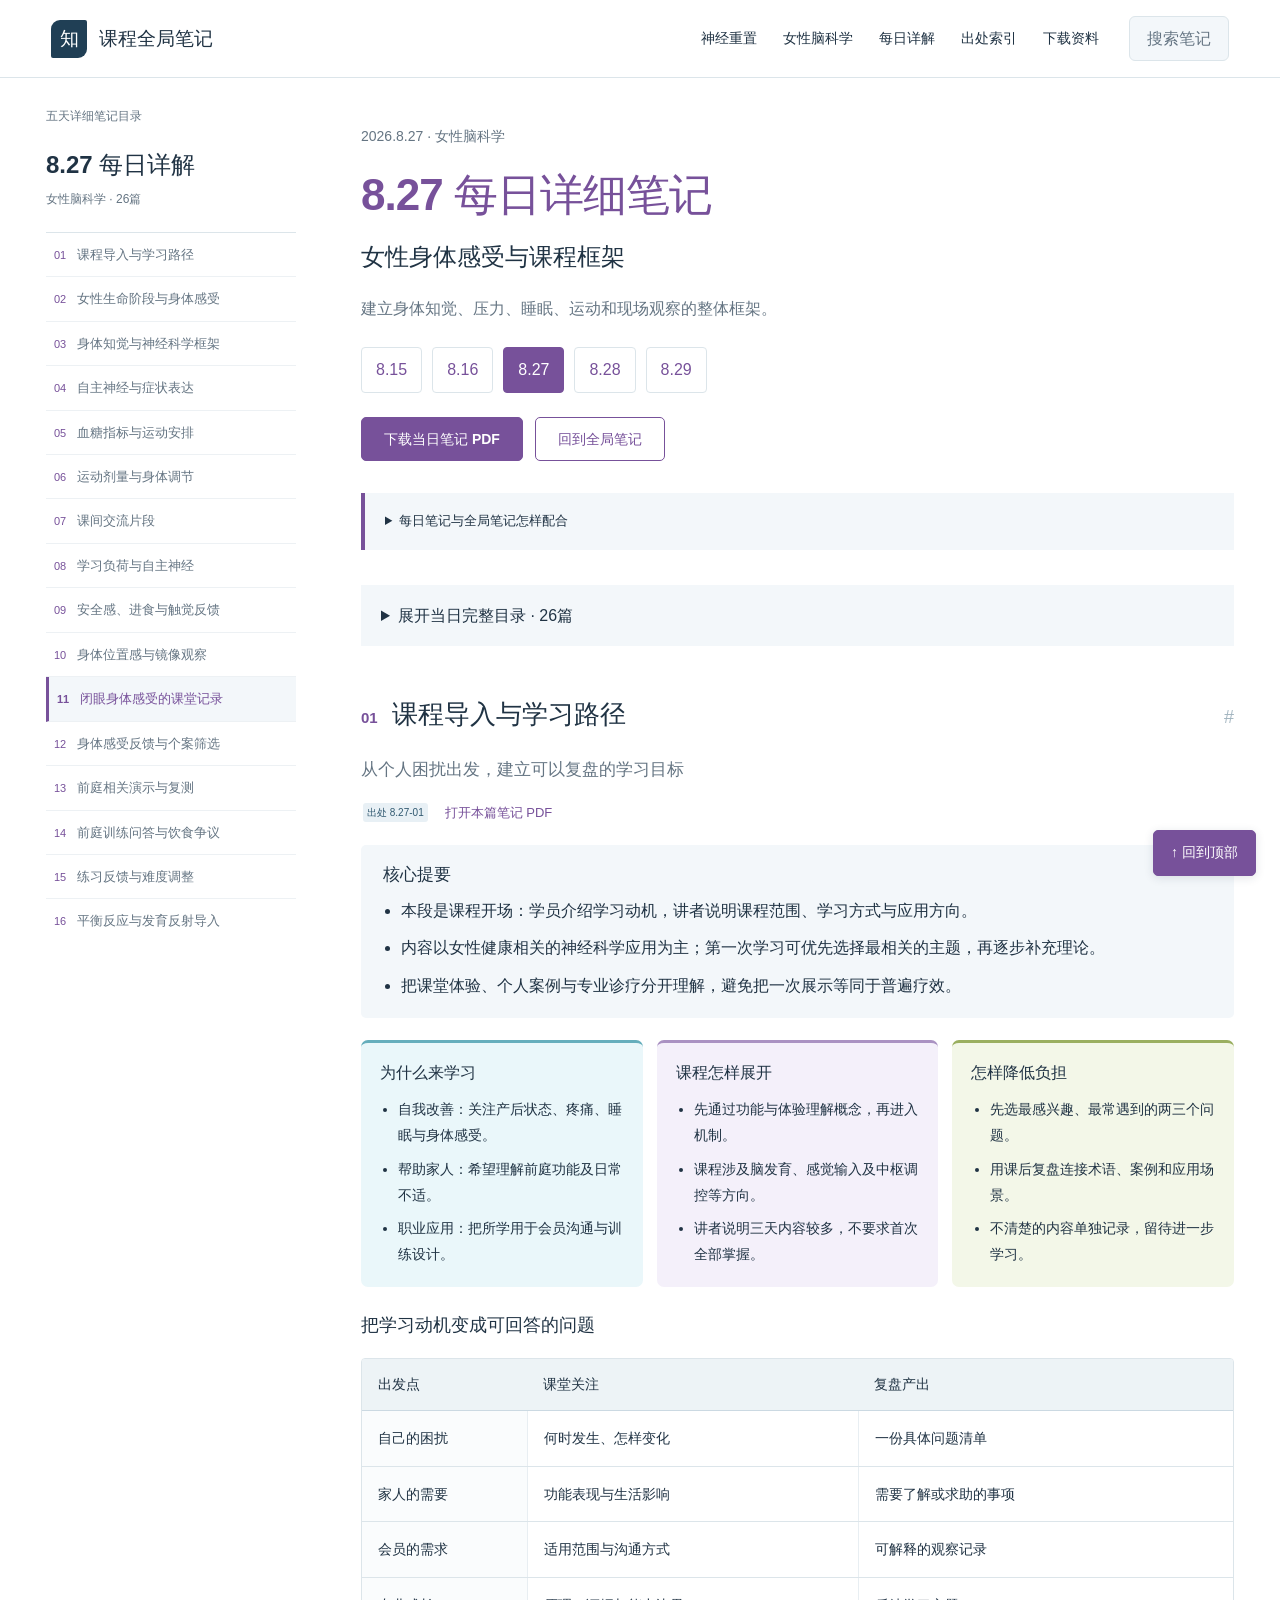
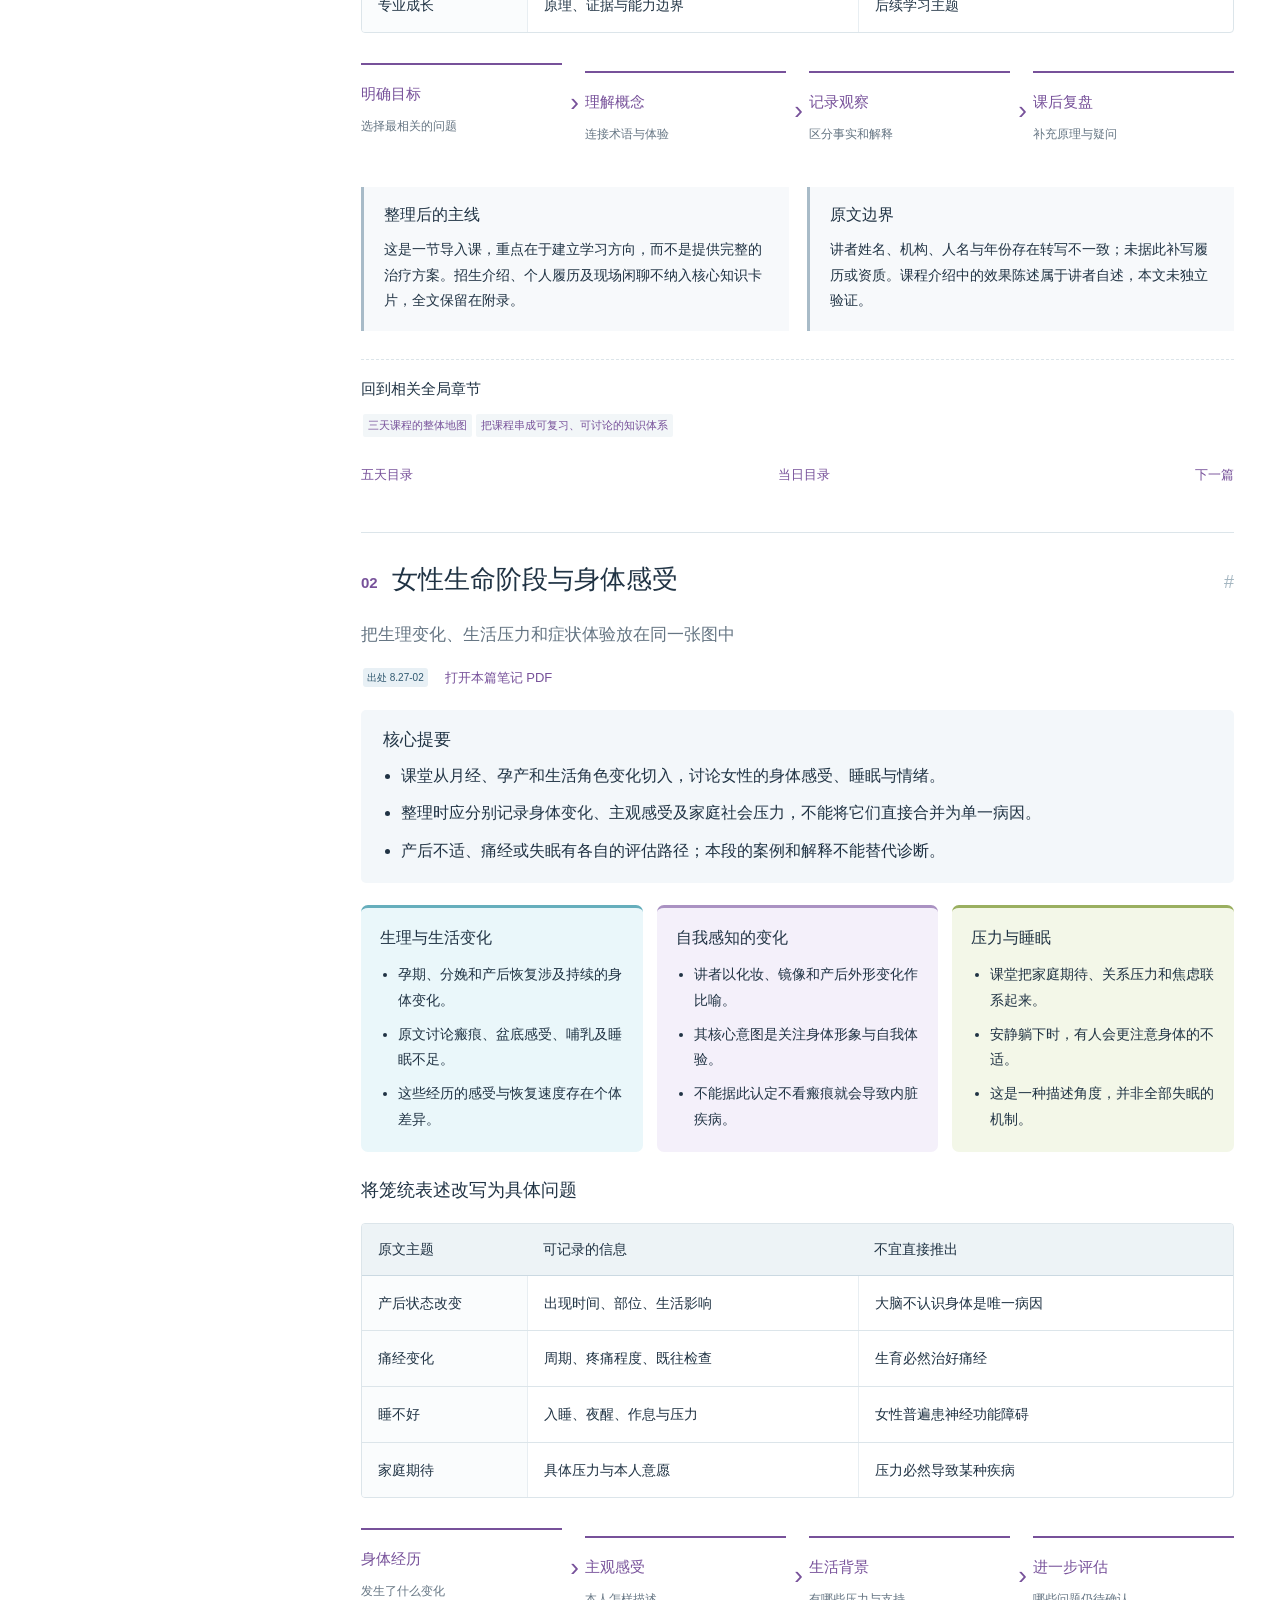
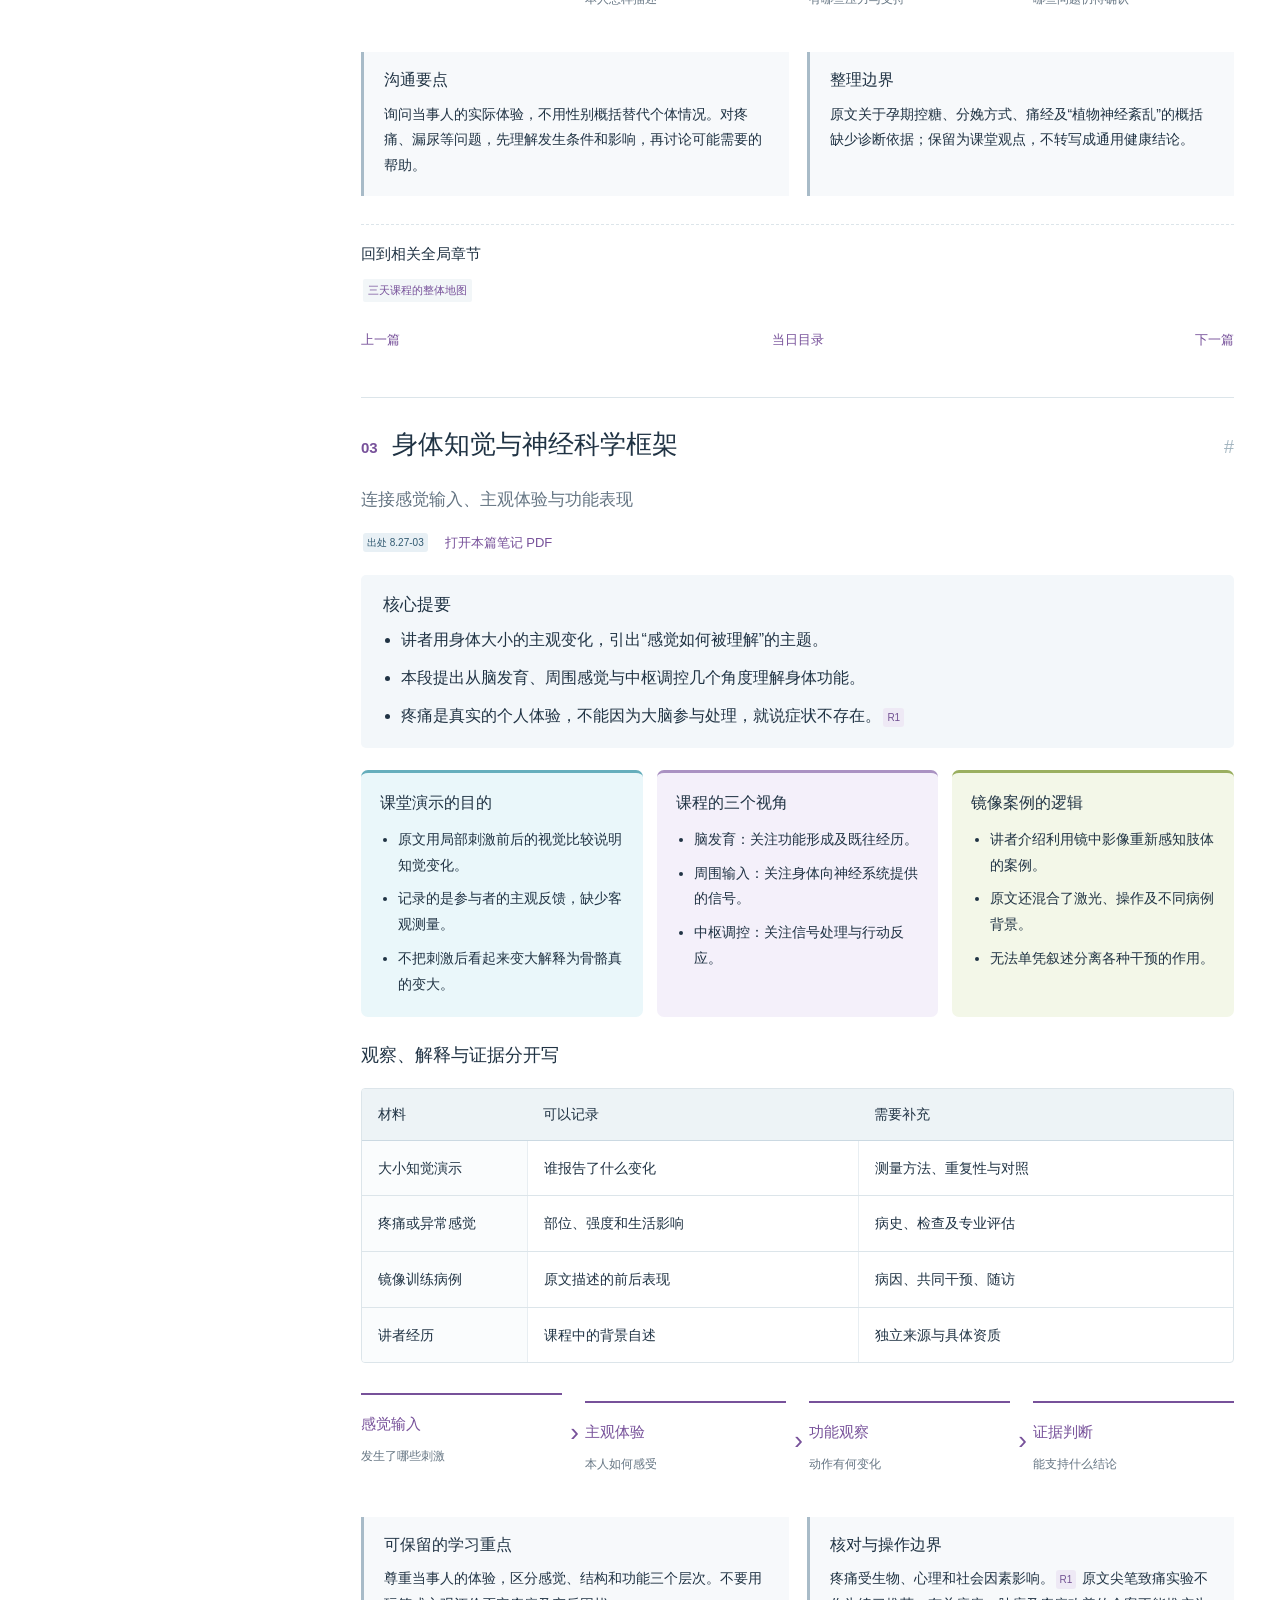
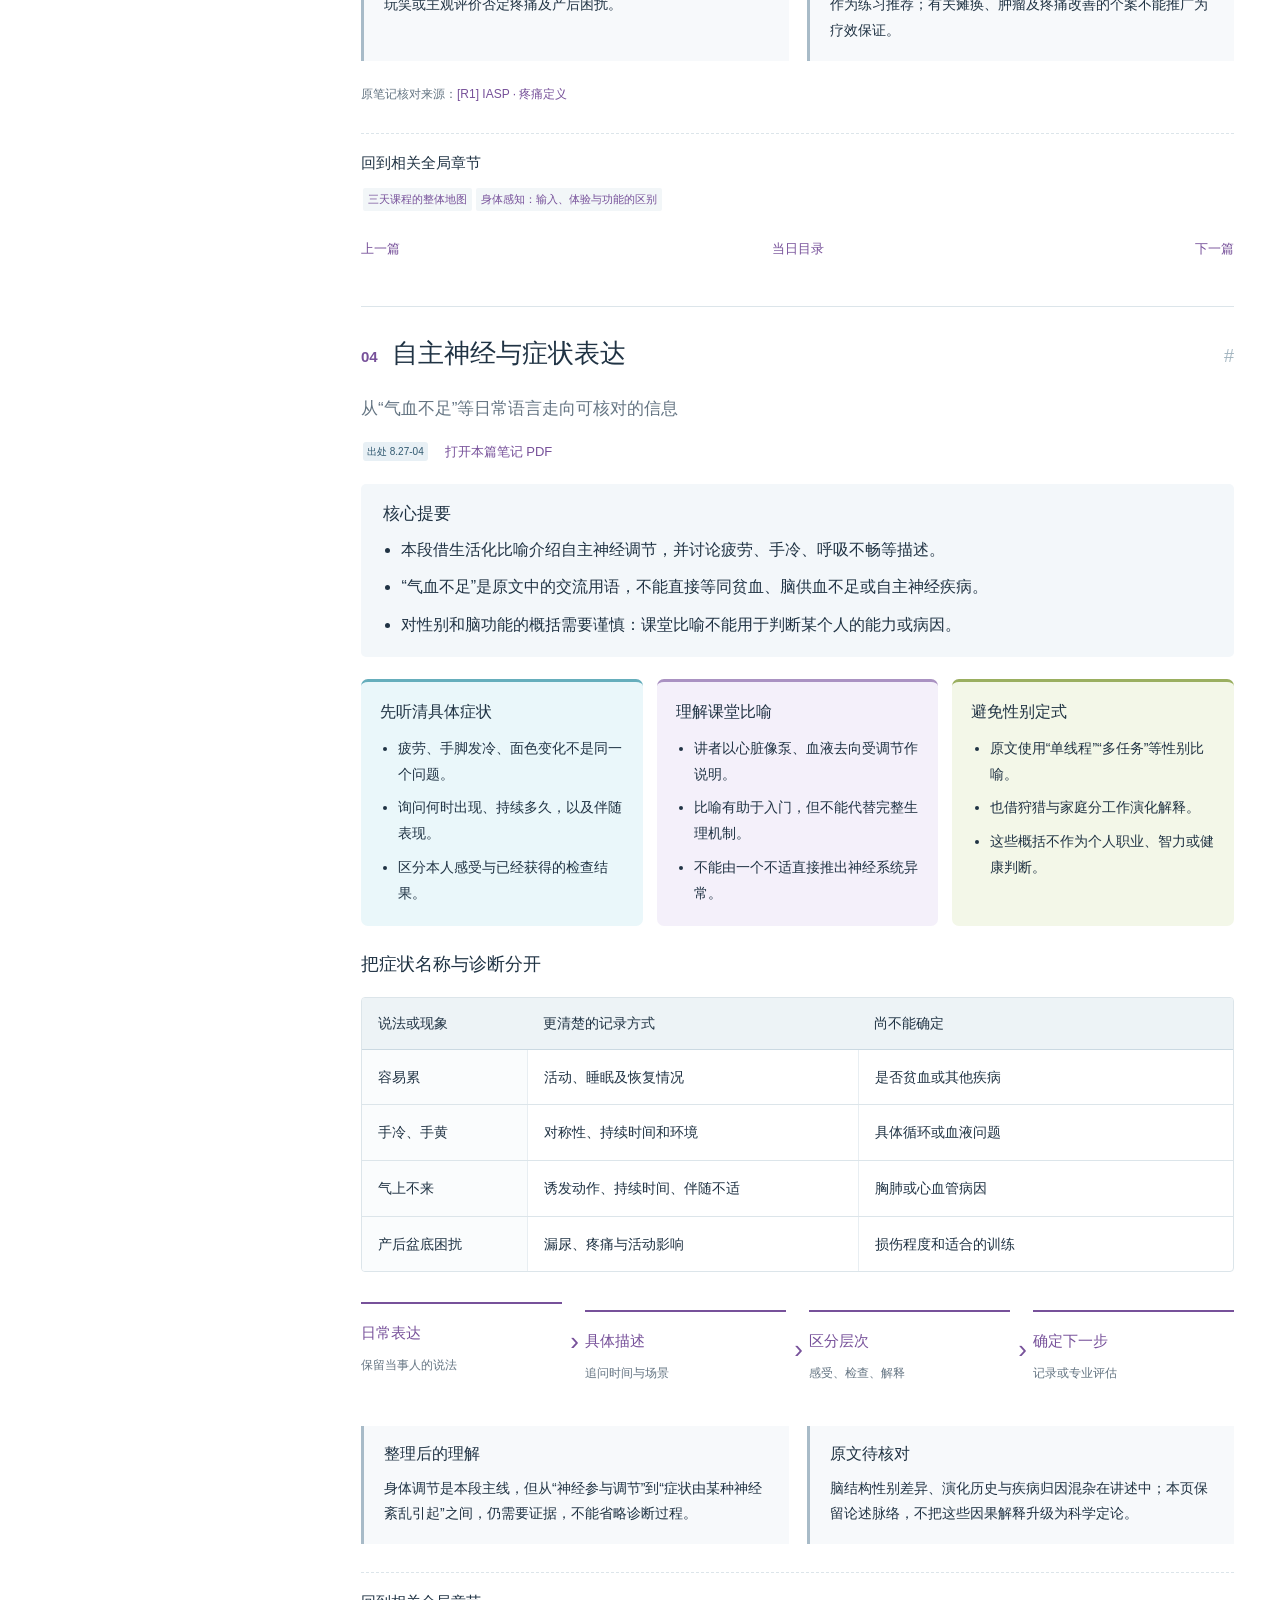
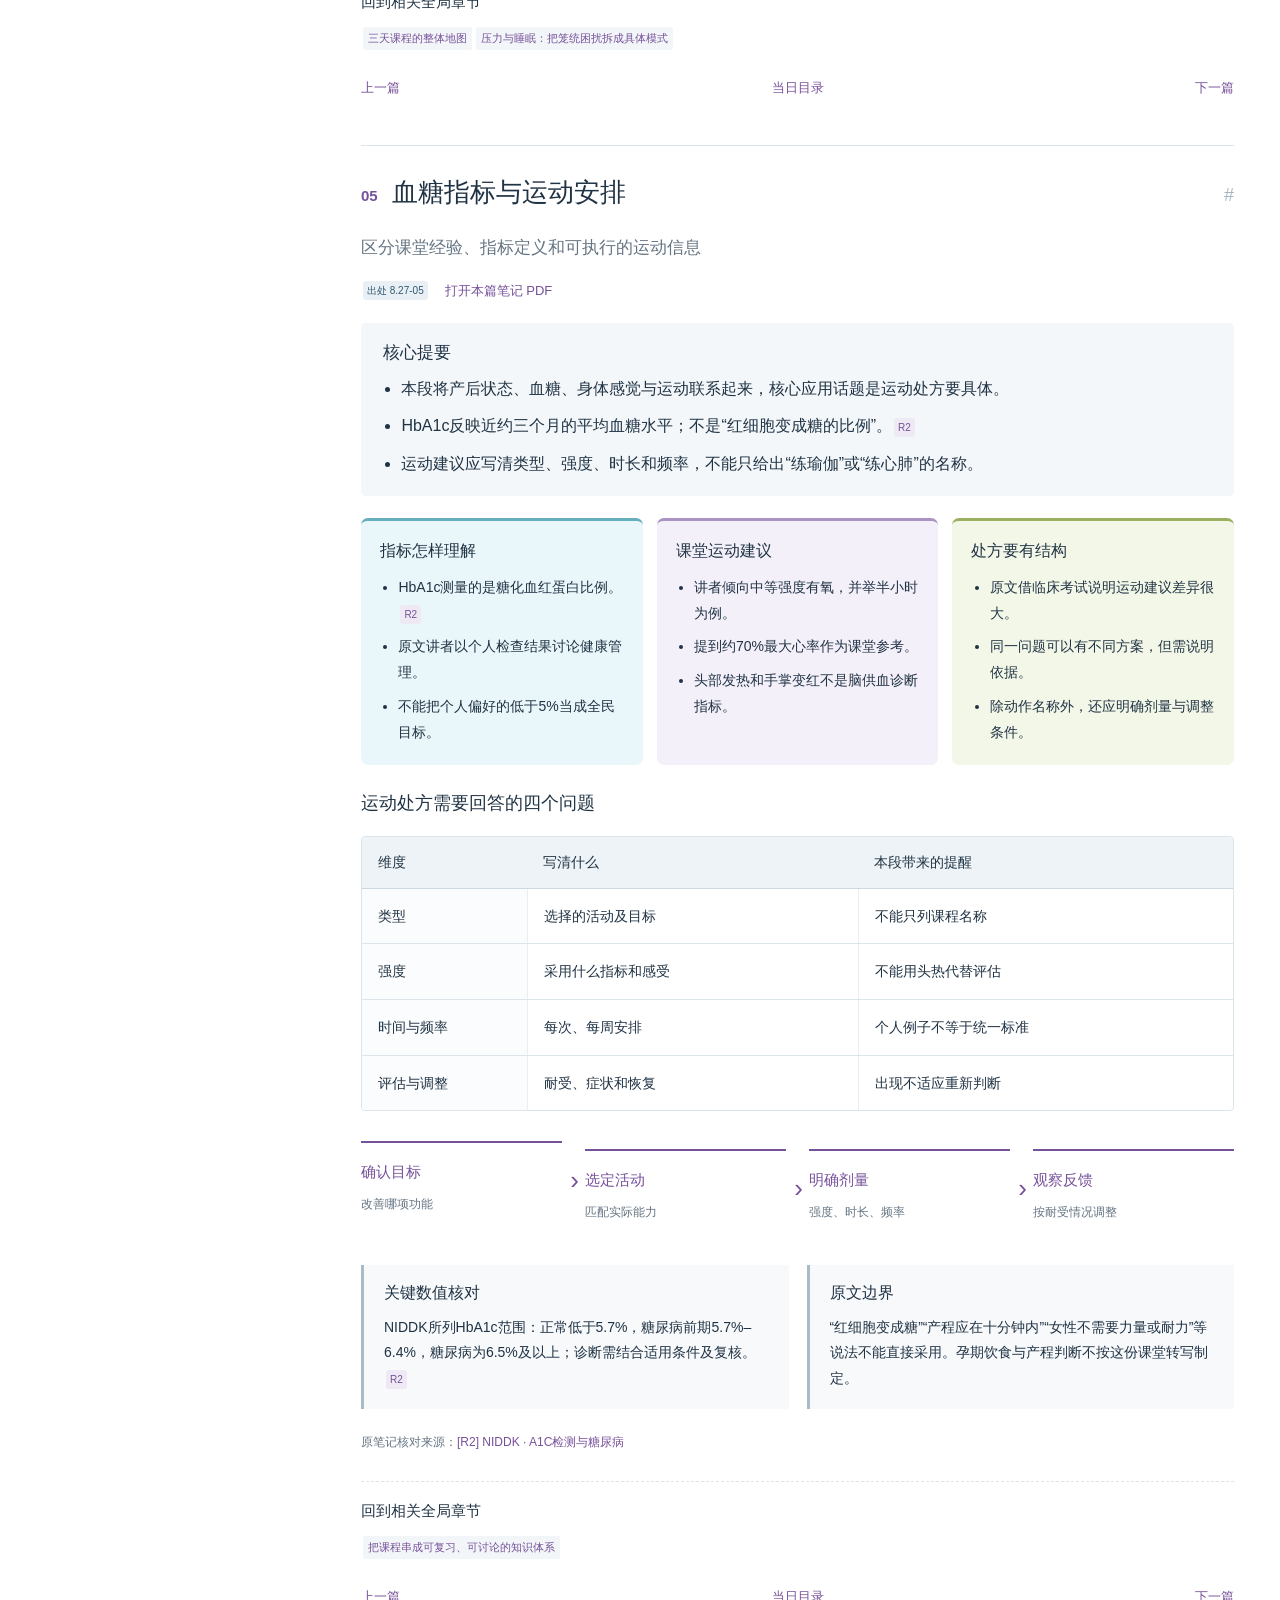
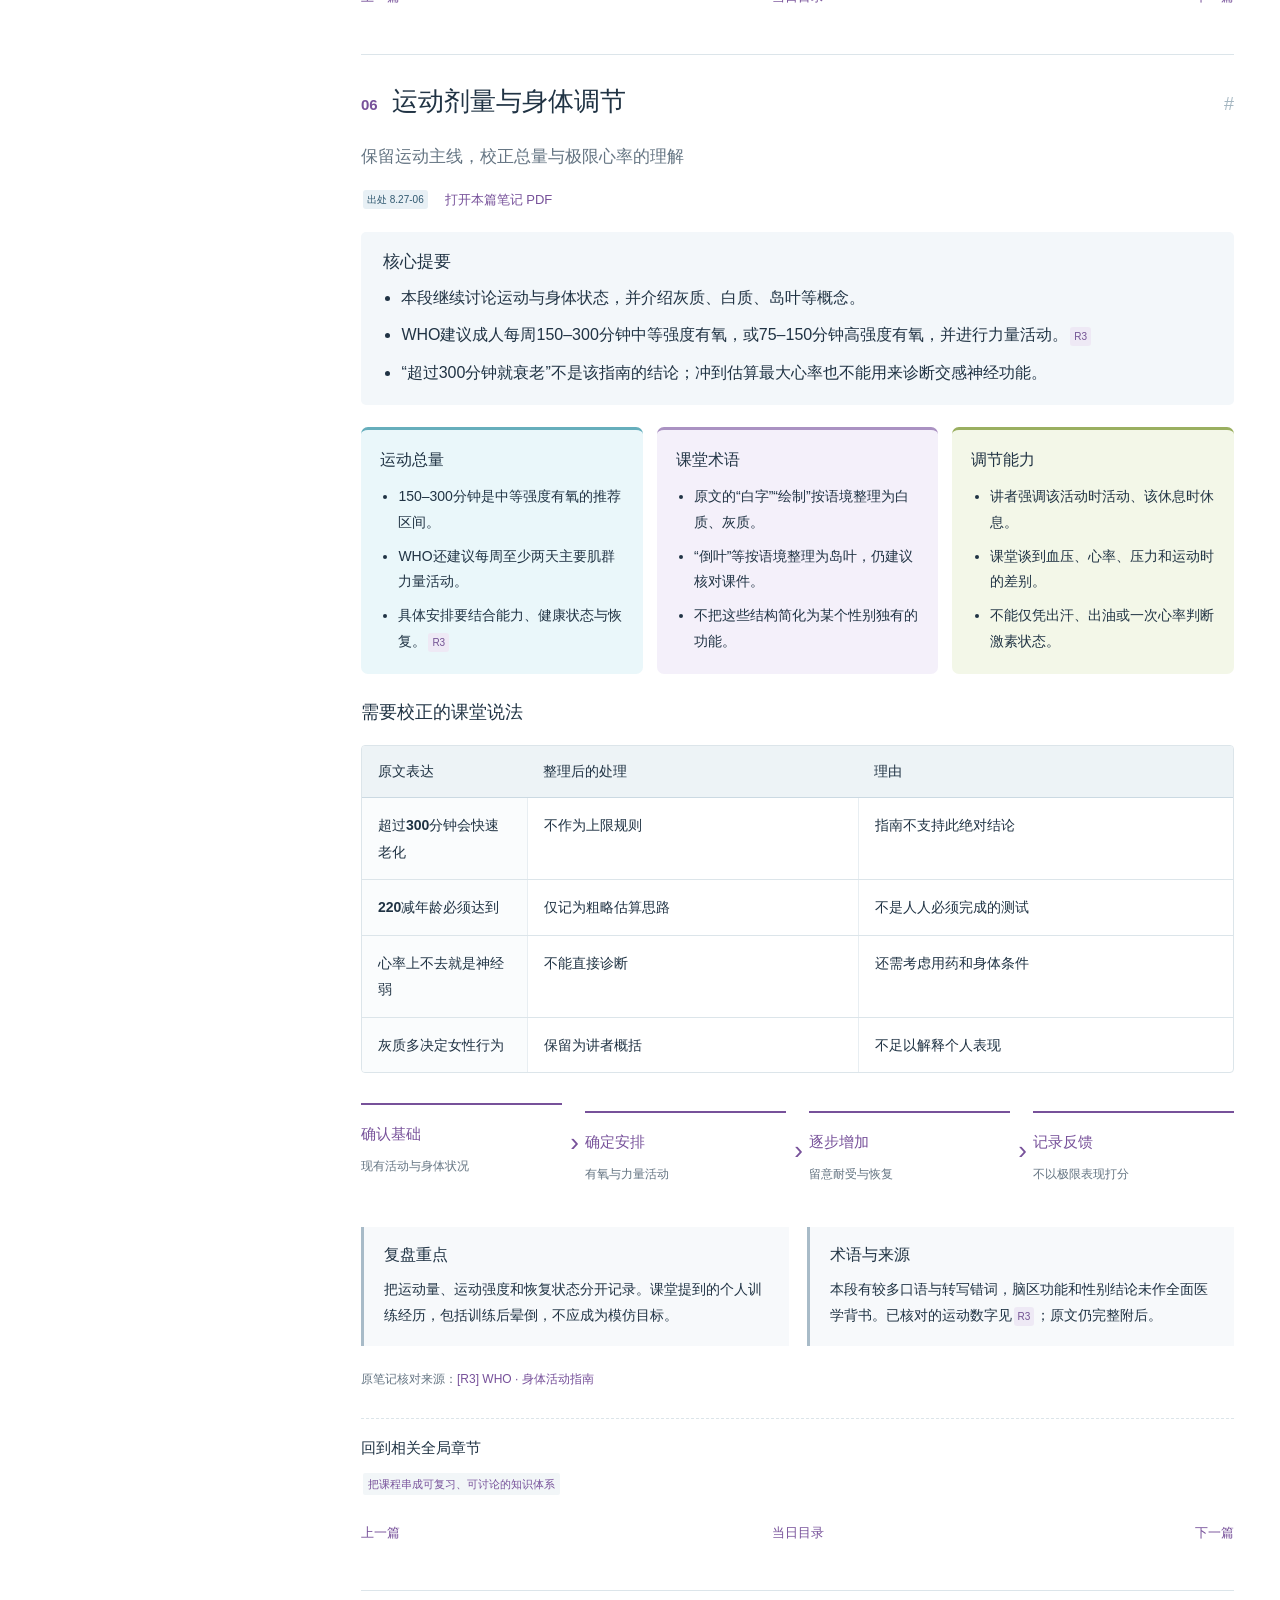
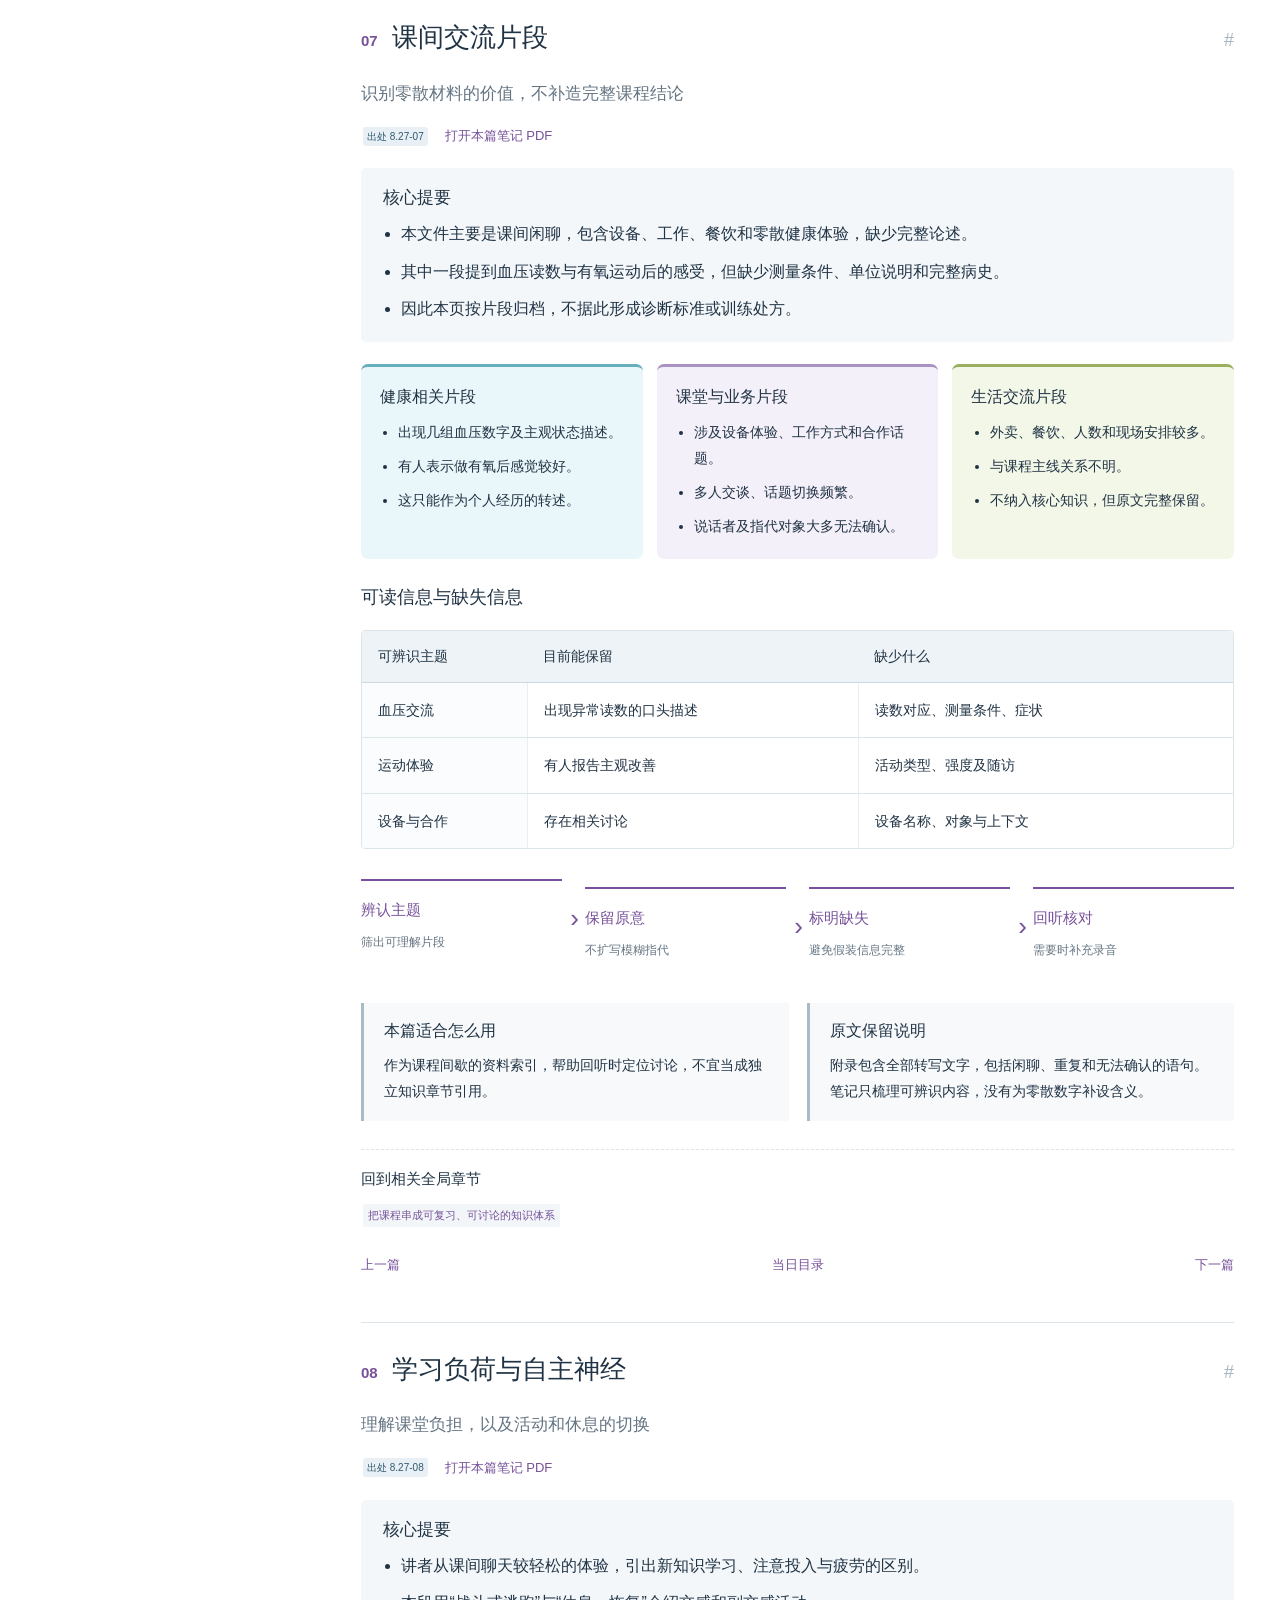
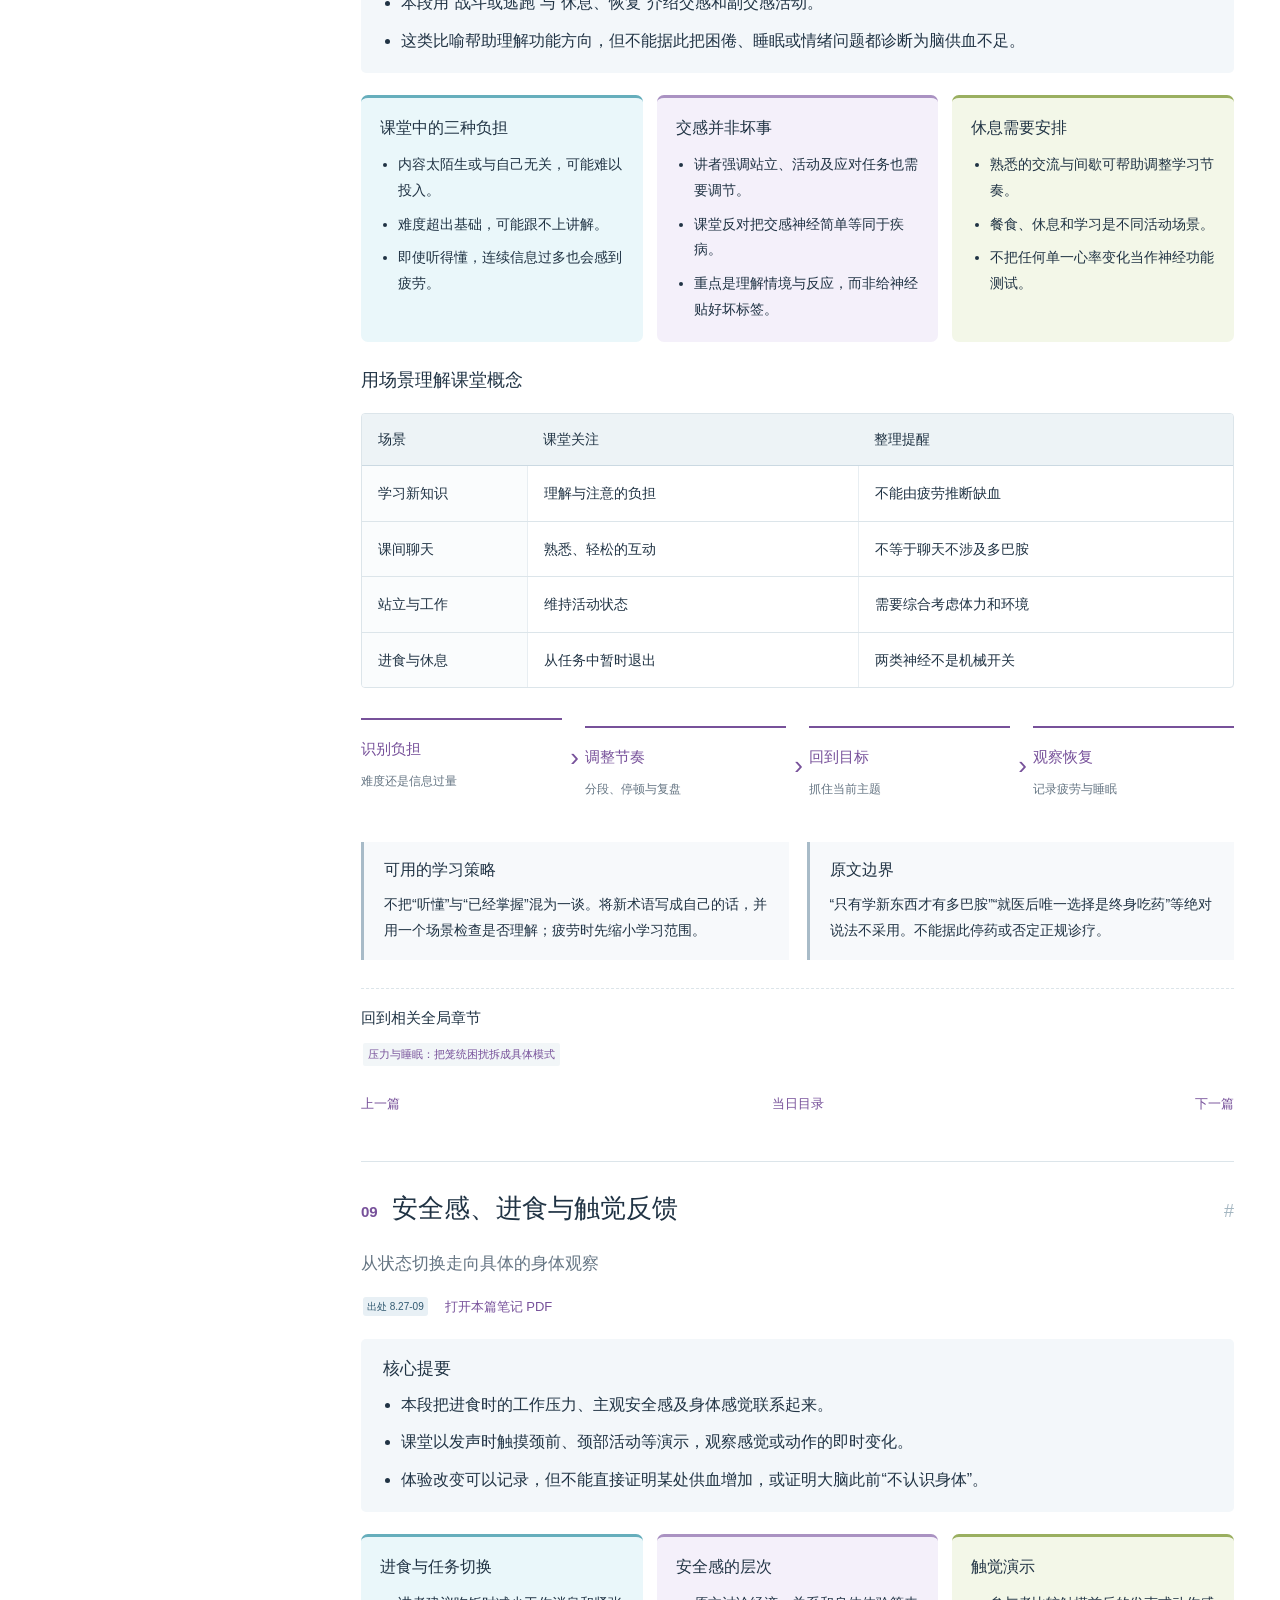
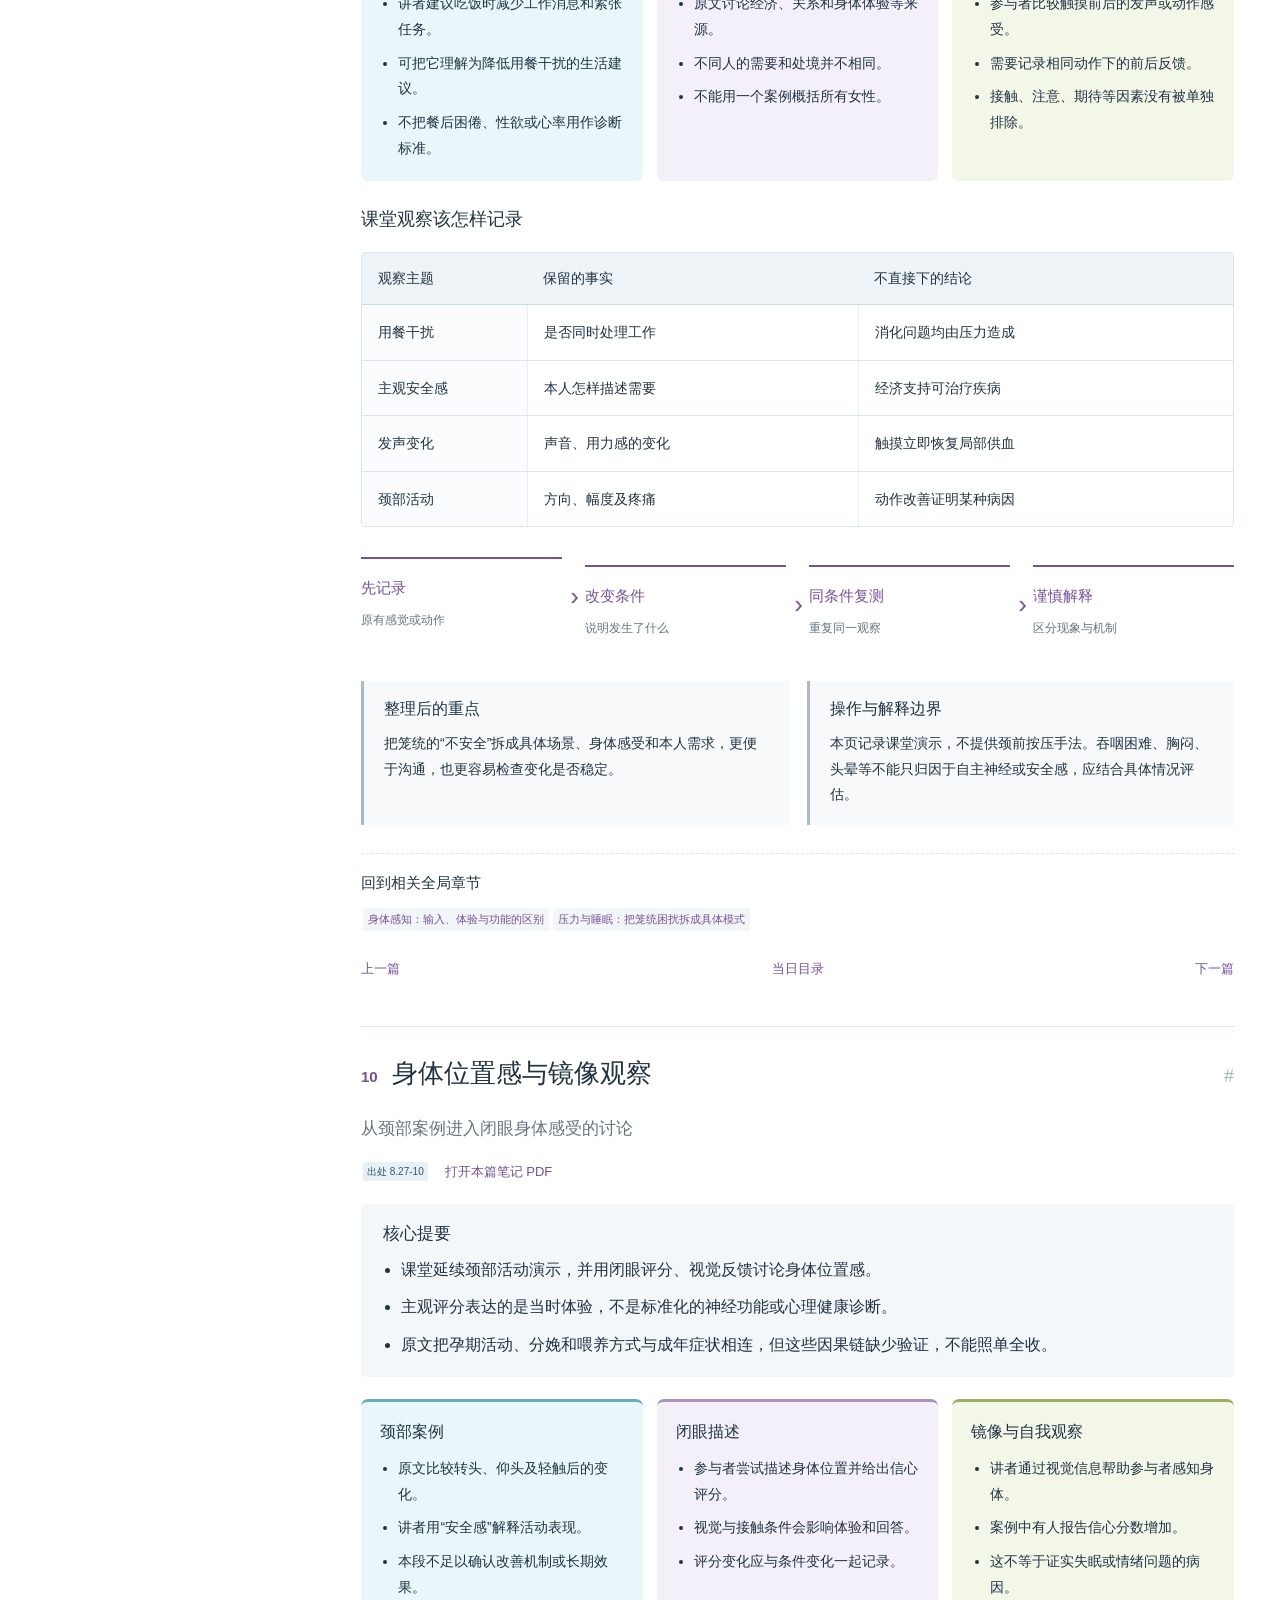
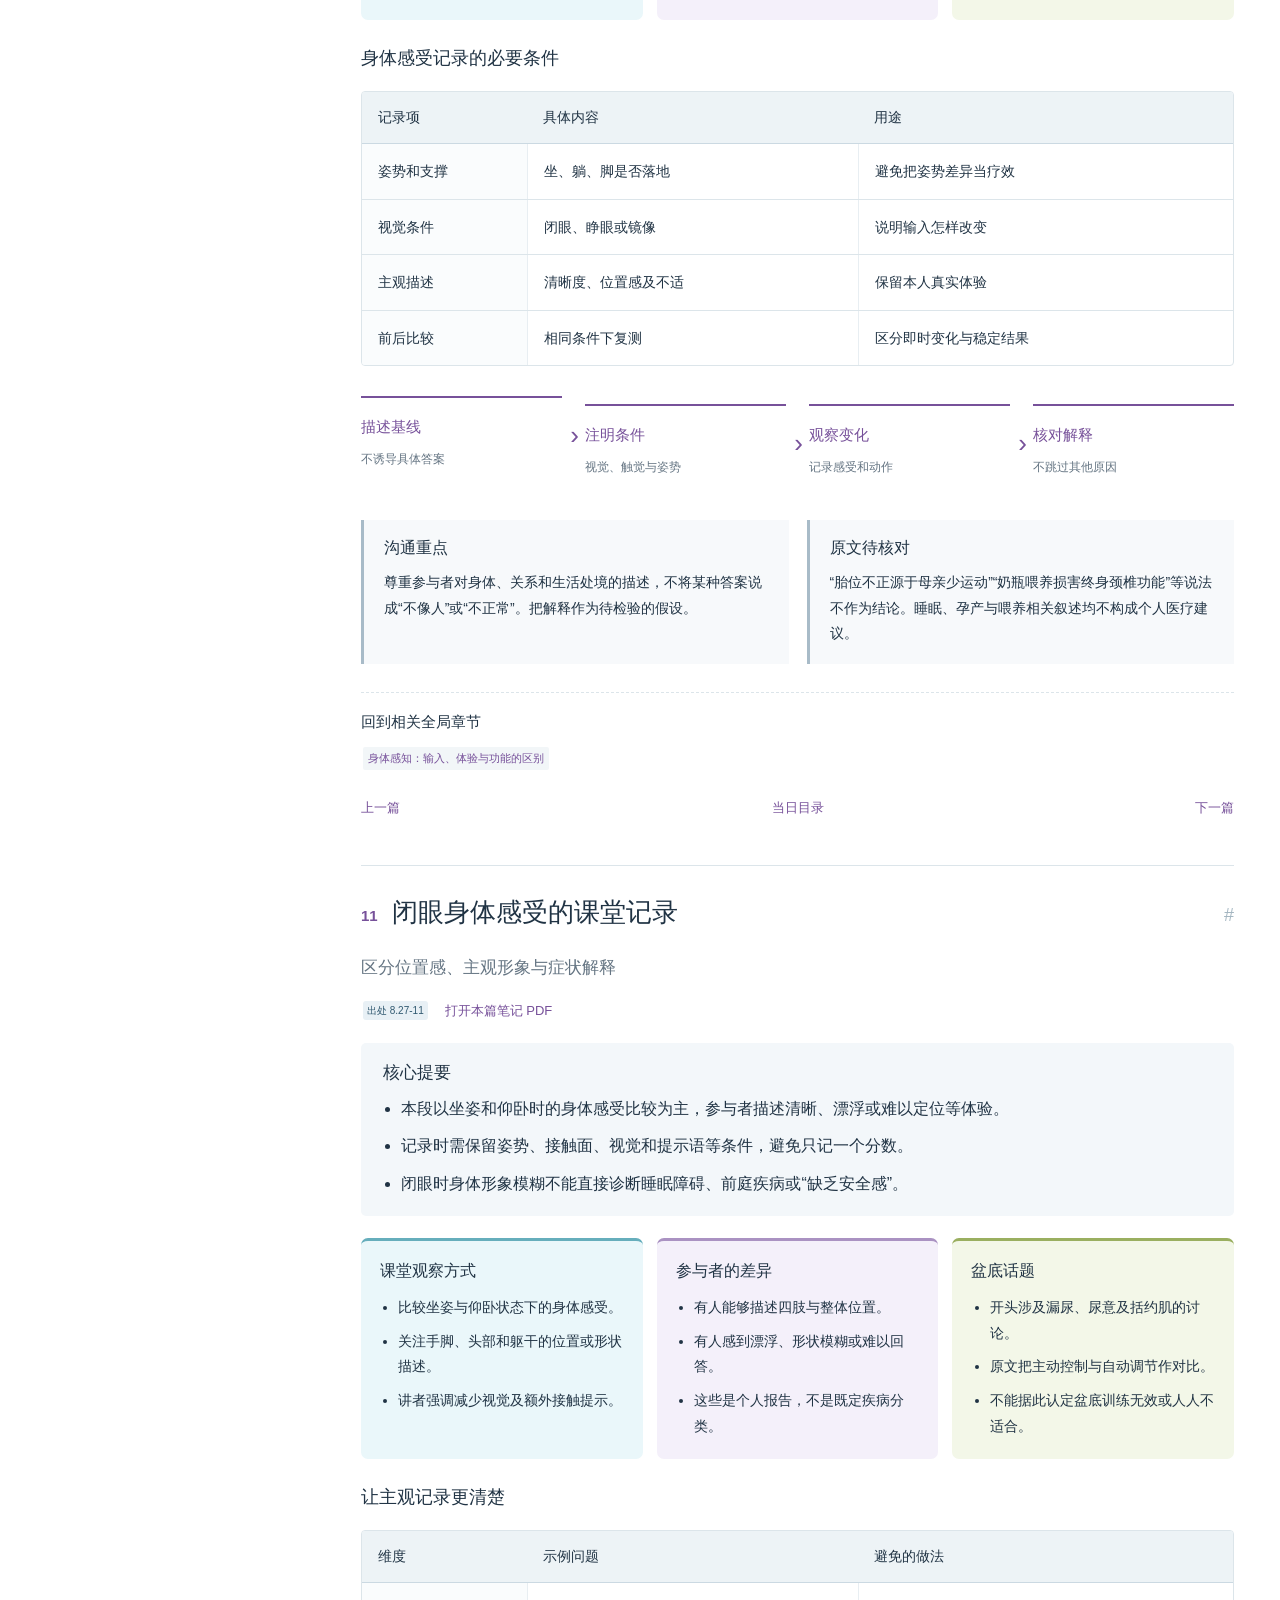
<file: docs/daily-8-27.html>
<!doctype html><html lang="zh-CN"><head><meta charset="utf-8"><meta name="viewport" content="width=device-width,initial-scale=1"><title>8.27 每日详细笔记 | 课程全局笔记</title><meta name="description" content="神经重置与女性脑科学课程的主题笔记、逻辑图、对照表和可追溯出处。"><link rel="stylesheet" href="assets/style.css?v=20261030-daily"><link rel="stylesheet" href="assets/daily.css?v=20261030-daily"><script src="assets/data.js?v=20261030-daily" defer></script><script src="assets/app.js?v=20261030-daily" defer></script></head>
    <body style="--accent:#77519A"><a class="skip" href="#main">跳到正文</a><header class="topbar"><a class="brand" href="index.html"><span class="brand-mark" aria-hidden="true">知</span>课程全局笔记</a><nav aria-label="全站导航"><a href="neural-reset.html">神经重置</a><a href="women-neuroscience.html">女性脑科学</a><a href="daily.html">每日详解</a><a href="sources.html">出处索引</a><a href="index.html#downloads">下载资料</a></nav><button class="search-open" type="button">搜索笔记</button></header>
    <div class="reading-layout daily-reading"><aside class="sidebar"><a class="back-home" href="daily.html">五天详细笔记目录</a><h2>8.27 每日详解</h2><p>女性脑科学 · 26篇</p><nav aria-label="当日篇目"><a href="#note-01"><span>01</span>课程导入与学习路径</a><a href="#note-02"><span>02</span>女性生命阶段与身体感受</a><a href="#note-03"><span>03</span>身体知觉与神经科学框架</a><a href="#note-04"><span>04</span>自主神经与症状表达</a><a href="#note-05"><span>05</span>血糖指标与运动安排</a><a href="#note-06"><span>06</span>运动剂量与身体调节</a><a href="#note-07"><span>07</span>课间交流片段</a><a href="#note-08"><span>08</span>学习负荷与自主神经</a><a href="#note-09"><span>09</span>安全感、进食与触觉反馈</a><a href="#note-10"><span>10</span>身体位置感与镜像观察</a><a href="#note-11"><span>11</span>闭眼身体感受的课堂记录</a><a href="#note-12"><span>12</span>身体感受反馈与个案筛选</a><a href="#note-13"><span>13</span>前庭相关演示与复测</a><a href="#note-14"><span>14</span>前庭训练问答与饮食争议</a><a href="#note-15"><span>15</span>练习反馈与难度调整</a><a href="#note-16"><span>16</span>平衡反应与发育反射导入</a><a href="#note-17"><span>17</span>多症状个案与初步复测</a><a href="#note-18"><span>18</span>开合动作示范与新个案</a><a href="#note-19"><span>19</span>尾骨痛个案的连续观察</a><a href="#note-20"><span>20</span>三类演示的课堂复盘</a><a href="#note-21"><span>21</span>复测原则与辅助边界</a><a href="#note-22"><span>22</span>成人与儿童训练的区别</a><a href="#note-23"><span>23</span>下颌功能问答片段</a><a href="#note-24"><span>24</span>感觉分类与腹胀个案导入</a><a href="#note-25"><span>25</span>腹部不适与枕下手法案例</a><a href="#note-26"><span>26</span>个案复测与当天收尾</a></nav><a class="download-link" href="downloads/daily/8-27.pdf" download>下载当日笔记 PDF</a></aside><main id="main" class="reading"><header class="course-header"><p class="date">2026.8.27 · 女性脑科学</p><h1>8.27 每日详细笔记</h1><p class="subtitle">女性身体感受与课程框架</p><p>建立身体知觉、压力、睡眠、运动和现场观察的整体框架。</p><nav class="day-switch" aria-label="切换日期"><a href="daily-8-15.html">8.15</a><a href="daily-8-16.html">8.16</a><a href="daily-8-27.html" aria-current="page">8.27</a><a href="daily-8-28.html">8.28</a><a href="daily-8-29.html">8.29</a></nav><div class="course-actions"><a class="button" href="downloads/daily/8-27.pdf" download>下载当日笔记 PDF</a><a class="button secondary" href="women-neuroscience.html">回到全局笔记</a></div><a class="return-context" hidden></a></header>
          <details class="reading-note"><summary>每日笔记与全局笔记怎样配合</summary><p>全局笔记帮助理解跨日期的知识联系；这里保留每份材料已整理的提要、概念卡、表格和逻辑图。点击篇末的相关全局章节可以返回整体脉络。</p><p>本页及当日PDF仅收录结构化笔记。笔记中提到的“原文附录”保留在客户原有资料中；原文件编号和页码仍可在出处中查阅。R编号沿用各日原笔记的核对来源，同一编号在不同日期可能指向不同资料。</p></details>
          <details class="daily-inline-toc"><summary>展开当日完整目录 · 26篇</summary><nav aria-label="正文篇目目录"><a href="#note-01"><span>01</span>课程导入与学习路径</a><a href="#note-02"><span>02</span>女性生命阶段与身体感受</a><a href="#note-03"><span>03</span>身体知觉与神经科学框架</a><a href="#note-04"><span>04</span>自主神经与症状表达</a><a href="#note-05"><span>05</span>血糖指标与运动安排</a><a href="#note-06"><span>06</span>运动剂量与身体调节</a><a href="#note-07"><span>07</span>课间交流片段</a><a href="#note-08"><span>08</span>学习负荷与自主神经</a><a href="#note-09"><span>09</span>安全感、进食与触觉反馈</a><a href="#note-10"><span>10</span>身体位置感与镜像观察</a><a href="#note-11"><span>11</span>闭眼身体感受的课堂记录</a><a href="#note-12"><span>12</span>身体感受反馈与个案筛选</a><a href="#note-13"><span>13</span>前庭相关演示与复测</a><a href="#note-14"><span>14</span>前庭训练问答与饮食争议</a><a href="#note-15"><span>15</span>练习反馈与难度调整</a><a href="#note-16"><span>16</span>平衡反应与发育反射导入</a><a href="#note-17"><span>17</span>多症状个案与初步复测</a><a href="#note-18"><span>18</span>开合动作示范与新个案</a><a href="#note-19"><span>19</span>尾骨痛个案的连续观察</a><a href="#note-20"><span>20</span>三类演示的课堂复盘</a><a href="#note-21"><span>21</span>复测原则与辅助边界</a><a href="#note-22"><span>22</span>成人与儿童训练的区别</a><a href="#note-23"><span>23</span>下颌功能问答片段</a><a href="#note-24"><span>24</span>感觉分类与腹胀个案导入</a><a href="#note-25"><span>25</span>腹部不适与枕下手法案例</a><a href="#note-26"><span>26</span>个案复测与当天收尾</a></nav></details><article class="chapter daily-note" id="note-01" data-note-id="8.27-01">
              <header class="chapter-heading"><span class="chapter-no">01</span><h2>课程导入与学习路径</h2><a class="anchor" href="#note-01" aria-label="链接到本篇">#</a></header>
              <p class="note-subtitle">从个人困扰出发，建立可以复盘的学习目标</p><div class="note-actions"><button class="ref" data-source="8.27-01" type="button">出处 8.27-01</button><a href="downloads/daily/8-27.pdf#page=1" target="_blank" rel="noopener">打开本篇笔记 PDF</a></div><a class="return-context note-return" hidden></a>
              <div class="note-summary"><h3>核心提要</h3><ul><li>本段是课程开场：学员介绍学习动机，讲者说明课程范围、学习方式与应用方向。</li><li>内容以女性健康相关的神经科学应用为主；第一次学习可优先选择最相关的主题，再逐步补充理论。</li><li>把课堂体验、个人案例与专业诊疗分开理解，避免把一次展示等同于普遍疗效。</li></ul></div>
              <div class="concepts"><div class="concept"><h3>为什么来学习</h3><ul><li>自我改善：关注产后状态、疼痛、睡眠与身体感受。</li><li>帮助家人：希望理解前庭功能及日常不适。</li><li>职业应用：把所学用于会员沟通与训练设计。</li></ul></div><div class="concept"><h3>课程怎样展开</h3><ul><li>先通过功能与体验理解概念，再进入机制。</li><li>课程涉及脑发育、感觉输入及中枢调控等方向。</li><li>讲者说明三天内容较多，不要求首次全部掌握。</li></ul></div><div class="concept"><h3>怎样降低负担</h3><ul><li>先选最感兴趣、最常遇到的两三个问题。</li><li>用课后复盘连接术语、案例和应用场景。</li><li>不清楚的内容单独记录，留待进一步学习。</li></ul></div></div><h3 class="note-table-title">把学习动机变成可回答的问题</h3><div class="table-scroll" role="region" tabindex="0" aria-label="把学习动机变成可回答的问题"><table><thead><tr><th scope="col">出发点</th><th scope="col">课堂关注</th><th scope="col">复盘产出</th></tr></thead><tbody><tr><td>自己的困扰</td><td>何时发生、怎样变化</td><td>一份具体问题清单</td></tr><tr><td>家人的需要</td><td>功能表现与生活影响</td><td>需要了解或求助的事项</td></tr><tr><td>会员的需求</td><td>适用范围与沟通方式</td><td>可解释的观察记录</td></tr><tr><td>专业成长</td><td>原理、证据与能力边界</td><td>后续学习主题</td></tr></tbody></table></div><ol class="flow" aria-label="逻辑关系图"><li><strong>明确目标</strong><span>选择最相关的问题</span></li><li><strong>理解概念</strong><span>连接术语与体验</span></li><li><strong>记录观察</strong><span>区分事实和解释</span></li><li><strong>课后复盘</strong><span>补充原理与疑问</span></li></ol><div class="detail-bottom"><div class="review"><h3>整理后的主线</h3><p>这是一节导入课，重点在于建立学习方向，而不是提供完整的治疗方案。招生介绍、个人履历及现场闲聊不纳入核心知识卡片，全文保留在附录。</p></div><div class="review"><h3>原文边界</h3><p>讲者姓名、机构、人名与年份存在转写不一致；未据此补写履历或资质。课程介绍中的效果陈述属于讲者自述，本文未独立验证。</p></div></div>
              <div class="related-global"><h3>回到相关全局章节</h3><div><a class="chapter-tag" href="women-neuroscience.html#map">三天课程的整体地图</a><a class="chapter-tag" href="women-neuroscience.html#review">把课程串成可复习、可讨论的知识体系</a></div></div><nav class="note-pagination" aria-label="8.27-01篇目导航"><a href="daily.html">五天目录</a><a href="#main">当日目录</a><a href="#note-02">下一篇</a></nav></article><article class="chapter daily-note" id="note-02" data-note-id="8.27-02">
              <header class="chapter-heading"><span class="chapter-no">02</span><h2>女性生命阶段与身体感受</h2><a class="anchor" href="#note-02" aria-label="链接到本篇">#</a></header>
              <p class="note-subtitle">把生理变化、生活压力和症状体验放在同一张图中</p><div class="note-actions"><button class="ref" data-source="8.27-02" type="button">出处 8.27-02</button><a href="downloads/daily/8-27.pdf#page=2" target="_blank" rel="noopener">打开本篇笔记 PDF</a></div><a class="return-context note-return" hidden></a>
              <div class="note-summary"><h3>核心提要</h3><ul><li>课堂从月经、孕产和生活角色变化切入，讨论女性的身体感受、睡眠与情绪。</li><li>整理时应分别记录身体变化、主观感受及家庭社会压力，不能将它们直接合并为单一病因。</li><li>产后不适、痛经或失眠有各自的评估路径；本段的案例和解释不能替代诊断。</li></ul></div>
              <div class="concepts"><div class="concept"><h3>生理与生活变化</h3><ul><li>孕期、分娩和产后恢复涉及持续的身体变化。</li><li>原文讨论瘢痕、盆底感受、哺乳及睡眠不足。</li><li>这些经历的感受与恢复速度存在个体差异。</li></ul></div><div class="concept"><h3>自我感知的变化</h3><ul><li>讲者以化妆、镜像和产后外形变化作比喻。</li><li>其核心意图是关注身体形象与自我体验。</li><li>不能据此认定不看瘢痕就会导致内脏疾病。</li></ul></div><div class="concept"><h3>压力与睡眠</h3><ul><li>课堂把家庭期待、关系压力和焦虑联系起来。</li><li>安静躺下时，有人会更注意身体的不适。</li><li>这是一种描述角度，并非全部失眠的机制。</li></ul></div></div><h3 class="note-table-title">将笼统表述改写为具体问题</h3><div class="table-scroll" role="region" tabindex="0" aria-label="将笼统表述改写为具体问题"><table><thead><tr><th scope="col">原文主题</th><th scope="col">可记录的信息</th><th scope="col">不宜直接推出</th></tr></thead><tbody><tr><td>产后状态改变</td><td>出现时间、部位、生活影响</td><td>大脑不认识身体是唯一病因</td></tr><tr><td>痛经变化</td><td>周期、疼痛程度、既往检查</td><td>生育必然治好痛经</td></tr><tr><td>睡不好</td><td>入睡、夜醒、作息与压力</td><td>女性普遍患神经功能障碍</td></tr><tr><td>家庭期待</td><td>具体压力与本人意愿</td><td>压力必然导致某种疾病</td></tr></tbody></table></div><ol class="flow" aria-label="逻辑关系图"><li><strong>身体经历</strong><span>发生了什么变化</span></li><li><strong>主观感受</strong><span>本人怎样描述</span></li><li><strong>生活背景</strong><span>有哪些压力与支持</span></li><li><strong>进一步评估</strong><span>哪些问题仍待确认</span></li></ol><div class="detail-bottom"><div class="review"><h3>沟通要点</h3><p>询问当事人的实际体验，不用性别概括替代个体情况。对疼痛、漏尿等问题，先理解发生条件和影响，再讨论可能需要的帮助。</p></div><div class="review"><h3>整理边界</h3><p>原文关于孕期控糖、分娩方式、痛经及“植物神经紊乱”的概括缺少诊断依据；保留为课堂观点，不转写成通用健康结论。</p></div></div>
              <div class="related-global"><h3>回到相关全局章节</h3><div><a class="chapter-tag" href="women-neuroscience.html#map">三天课程的整体地图</a></div></div><nav class="note-pagination" aria-label="8.27-02篇目导航"><a href="#note-01">上一篇</a><a href="#main">当日目录</a><a href="#note-03">下一篇</a></nav></article><article class="chapter daily-note" id="note-03" data-note-id="8.27-03">
              <header class="chapter-heading"><span class="chapter-no">03</span><h2>身体知觉与神经科学框架</h2><a class="anchor" href="#note-03" aria-label="链接到本篇">#</a></header>
              <p class="note-subtitle">连接感觉输入、主观体验与功能表现</p><div class="note-actions"><button class="ref" data-source="8.27-03" type="button">出处 8.27-03</button><a href="downloads/daily/8-27.pdf#page=3" target="_blank" rel="noopener">打开本篇笔记 PDF</a></div><a class="return-context note-return" hidden></a>
              <div class="note-summary"><h3>核心提要</h3><ul><li>讲者用身体大小的主观变化，引出“感觉如何被理解”的主题。</li><li>本段提出从脑发育、周围感觉与中枢调控几个角度理解身体功能。</li><li>疼痛是真实的个人体验，不能因为大脑参与处理，就说症状不存在。<a class="ref external" href="https://www.iasp-pain.org/resources/terminology/" target="_blank" rel="noopener" title="IASP · 疼痛定义">R1</a></li></ul></div>
              <div class="concepts"><div class="concept"><h3>课堂演示的目的</h3><ul><li>原文用局部刺激前后的视觉比较说明知觉变化。</li><li>记录的是参与者的主观反馈，缺少客观测量。</li><li>不把刺激后看起来变大解释为骨骼真的变大。</li></ul></div><div class="concept"><h3>课程的三个视角</h3><ul><li>脑发育：关注功能形成及既往经历。</li><li>周围输入：关注身体向神经系统提供的信号。</li><li>中枢调控：关注信号处理与行动反应。</li></ul></div><div class="concept"><h3>镜像案例的逻辑</h3><ul><li>讲者介绍利用镜中影像重新感知肢体的案例。</li><li>原文还混合了激光、操作及不同病例背景。</li><li>无法单凭叙述分离各种干预的作用。</li></ul></div></div><h3 class="note-table-title">观察、解释与证据分开写</h3><div class="table-scroll" role="region" tabindex="0" aria-label="观察、解释与证据分开写"><table><thead><tr><th scope="col">材料</th><th scope="col">可以记录</th><th scope="col">需要补充</th></tr></thead><tbody><tr><td>大小知觉演示</td><td>谁报告了什么变化</td><td>测量方法、重复性与对照</td></tr><tr><td>疼痛或异常感觉</td><td>部位、强度和生活影响</td><td>病史、检查及专业评估</td></tr><tr><td>镜像训练病例</td><td>原文描述的前后表现</td><td>病因、共同干预、随访</td></tr><tr><td>讲者经历</td><td>课程中的背景自述</td><td>独立来源与具体资质</td></tr></tbody></table></div><ol class="flow" aria-label="逻辑关系图"><li><strong>感觉输入</strong><span>发生了哪些刺激</span></li><li><strong>主观体验</strong><span>本人如何感受</span></li><li><strong>功能观察</strong><span>动作有何变化</span></li><li><strong>证据判断</strong><span>能支持什么结论</span></li></ol><div class="detail-bottom"><div class="review"><h3>可保留的学习重点</h3><p>尊重当事人的体验，区分感觉、结构和功能三个层次。不要用玩笑或主观评价否定疼痛及产后困扰。</p></div><div class="review"><h3>核对与操作边界</h3><p>疼痛受生物、心理和社会因素影响。<a class="ref external" href="https://www.iasp-pain.org/resources/terminology/" target="_blank" rel="noopener" title="IASP · 疼痛定义">R1</a> 原文尖笔致痛实验不作为练习推荐；有关瘫痪、肿瘤及疼痛改善的个案不能推广为疗效保证。</p></div></div><p class="note-references">原笔记核对来源：<a href="https://www.iasp-pain.org/resources/terminology/" target="_blank" rel="noopener">[R1] IASP · 疼痛定义</a></p>
              <div class="related-global"><h3>回到相关全局章节</h3><div><a class="chapter-tag" href="women-neuroscience.html#map">三天课程的整体地图</a><a class="chapter-tag" href="women-neuroscience.html#perception">身体感知：输入、体验与功能的区别</a></div></div><nav class="note-pagination" aria-label="8.27-03篇目导航"><a href="#note-02">上一篇</a><a href="#main">当日目录</a><a href="#note-04">下一篇</a></nav></article><article class="chapter daily-note" id="note-04" data-note-id="8.27-04">
              <header class="chapter-heading"><span class="chapter-no">04</span><h2>自主神经与症状表达</h2><a class="anchor" href="#note-04" aria-label="链接到本篇">#</a></header>
              <p class="note-subtitle">从“气血不足”等日常语言走向可核对的信息</p><div class="note-actions"><button class="ref" data-source="8.27-04" type="button">出处 8.27-04</button><a href="downloads/daily/8-27.pdf#page=4" target="_blank" rel="noopener">打开本篇笔记 PDF</a></div><a class="return-context note-return" hidden></a>
              <div class="note-summary"><h3>核心提要</h3><ul><li>本段借生活化比喻介绍自主神经调节，并讨论疲劳、手冷、呼吸不畅等描述。</li><li>“气血不足”是原文中的交流用语，不能直接等同贫血、脑供血不足或自主神经疾病。</li><li>对性别和脑功能的概括需要谨慎：课堂比喻不能用于判断某个人的能力或病因。</li></ul></div>
              <div class="concepts"><div class="concept"><h3>先听清具体症状</h3><ul><li>疲劳、手脚发冷、面色变化不是同一个问题。</li><li>询问何时出现、持续多久，以及伴随表现。</li><li>区分本人感受与已经获得的检查结果。</li></ul></div><div class="concept"><h3>理解课堂比喻</h3><ul><li>讲者以心脏像泵、血液去向受调节作说明。</li><li>比喻有助于入门，但不能代替完整生理机制。</li><li>不能由一个不适直接推出神经系统异常。</li></ul></div><div class="concept"><h3>避免性别定式</h3><ul><li>原文使用“单线程”“多任务”等性别比喻。</li><li>也借狩猎与家庭分工作演化解释。</li><li>这些概括不作为个人职业、智力或健康判断。</li></ul></div></div><h3 class="note-table-title">把症状名称与诊断分开</h3><div class="table-scroll" role="region" tabindex="0" aria-label="把症状名称与诊断分开"><table><thead><tr><th scope="col">说法或现象</th><th scope="col">更清楚的记录方式</th><th scope="col">尚不能确定</th></tr></thead><tbody><tr><td>容易累</td><td>活动、睡眠及恢复情况</td><td>是否贫血或其他疾病</td></tr><tr><td>手冷、手黄</td><td>对称性、持续时间和环境</td><td>具体循环或血液问题</td></tr><tr><td>气上不来</td><td>诱发动作、持续时间、伴随不适</td><td>胸肺或心血管病因</td></tr><tr><td>产后盆底困扰</td><td>漏尿、疼痛与活动影响</td><td>损伤程度和适合的训练</td></tr></tbody></table></div><ol class="flow" aria-label="逻辑关系图"><li><strong>日常表达</strong><span>保留当事人的说法</span></li><li><strong>具体描述</strong><span>追问时间与场景</span></li><li><strong>区分层次</strong><span>感受、检查、解释</span></li><li><strong>确定下一步</strong><span>记录或专业评估</span></li></ol><div class="detail-bottom"><div class="review"><h3>整理后的理解</h3><p>身体调节是本段主线，但从“神经参与调节”到“症状由某种神经紊乱引起”之间，仍需要证据，不能省略诊断过程。</p></div><div class="review"><h3>原文待核对</h3><p>脑结构性别差异、演化历史与疾病归因混杂在讲述中；本页保留论述脉络，不把这些因果解释升级为科学定论。</p></div></div>
              <div class="related-global"><h3>回到相关全局章节</h3><div><a class="chapter-tag" href="women-neuroscience.html#map">三天课程的整体地图</a><a class="chapter-tag" href="women-neuroscience.html#sleep">压力与睡眠：把笼统困扰拆成具体模式</a></div></div><nav class="note-pagination" aria-label="8.27-04篇目导航"><a href="#note-03">上一篇</a><a href="#main">当日目录</a><a href="#note-05">下一篇</a></nav></article><article class="chapter daily-note" id="note-05" data-note-id="8.27-05">
              <header class="chapter-heading"><span class="chapter-no">05</span><h2>血糖指标与运动安排</h2><a class="anchor" href="#note-05" aria-label="链接到本篇">#</a></header>
              <p class="note-subtitle">区分课堂经验、指标定义和可执行的运动信息</p><div class="note-actions"><button class="ref" data-source="8.27-05" type="button">出处 8.27-05</button><a href="downloads/daily/8-27.pdf#page=5" target="_blank" rel="noopener">打开本篇笔记 PDF</a></div><a class="return-context note-return" hidden></a>
              <div class="note-summary"><h3>核心提要</h3><ul><li>本段将产后状态、血糖、身体感觉与运动联系起来，核心应用话题是运动处方要具体。</li><li>HbA1c反映近约三个月的平均血糖水平；不是“红细胞变成糖的比例”。<a class="ref external" href="https://www.niddk.nih.gov/health-information/diagnostic-tests/a1c-test" target="_blank" rel="noopener" title="NIDDK · A1C检测与糖尿病">R2</a></li><li>运动建议应写清类型、强度、时长和频率，不能只给出“练瑜伽”或“练心肺”的名称。</li></ul></div>
              <div class="concepts"><div class="concept"><h3>指标怎样理解</h3><ul><li>HbA1c测量的是糖化血红蛋白比例。<a class="ref external" href="https://www.niddk.nih.gov/health-information/diagnostic-tests/a1c-test" target="_blank" rel="noopener" title="NIDDK · A1C检测与糖尿病">R2</a></li><li>原文讲者以个人检查结果讨论健康管理。</li><li>不能把个人偏好的低于5%当成全民目标。</li></ul></div><div class="concept"><h3>课堂运动建议</h3><ul><li>讲者倾向中等强度有氧，并举半小时为例。</li><li>提到约70%最大心率作为课堂参考。</li><li>头部发热和手掌变红不是脑供血诊断指标。</li></ul></div><div class="concept"><h3>处方要有结构</h3><ul><li>原文借临床考试说明运动建议差异很大。</li><li>同一问题可以有不同方案，但需说明依据。</li><li>除动作名称外，还应明确剂量与调整条件。</li></ul></div></div><h3 class="note-table-title">运动处方需要回答的四个问题</h3><div class="table-scroll" role="region" tabindex="0" aria-label="运动处方需要回答的四个问题"><table><thead><tr><th scope="col">维度</th><th scope="col">写清什么</th><th scope="col">本段带来的提醒</th></tr></thead><tbody><tr><td>类型</td><td>选择的活动及目标</td><td>不能只列课程名称</td></tr><tr><td>强度</td><td>采用什么指标和感受</td><td>不能用头热代替评估</td></tr><tr><td>时间与频率</td><td>每次、每周安排</td><td>个人例子不等于统一标准</td></tr><tr><td>评估与调整</td><td>耐受、症状和恢复</td><td>出现不适应重新判断</td></tr></tbody></table></div><ol class="flow" aria-label="逻辑关系图"><li><strong>确认目标</strong><span>改善哪项功能</span></li><li><strong>选定活动</strong><span>匹配实际能力</span></li><li><strong>明确剂量</strong><span>强度、时长、频率</span></li><li><strong>观察反馈</strong><span>按耐受情况调整</span></li></ol><div class="detail-bottom"><div class="review"><h3>关键数值核对</h3><p>NIDDK所列HbA1c范围：正常低于5.7%，糖尿病前期5.7%–6.4%，糖尿病为6.5%及以上；诊断需结合适用条件及复核。<a class="ref external" href="https://www.niddk.nih.gov/health-information/diagnostic-tests/a1c-test" target="_blank" rel="noopener" title="NIDDK · A1C检测与糖尿病">R2</a></p></div><div class="review"><h3>原文边界</h3><p>“红细胞变成糖”“产程应在十分钟内”“女性不需要力量或耐力”等说法不能直接采用。孕期饮食与产程判断不按这份课堂转写制定。</p></div></div><p class="note-references">原笔记核对来源：<a href="https://www.niddk.nih.gov/health-information/diagnostic-tests/a1c-test" target="_blank" rel="noopener">[R2] NIDDK · A1C检测与糖尿病</a></p>
              <div class="related-global"><h3>回到相关全局章节</h3><div><a class="chapter-tag" href="women-neuroscience.html#review">把课程串成可复习、可讨论的知识体系</a></div></div><nav class="note-pagination" aria-label="8.27-05篇目导航"><a href="#note-04">上一篇</a><a href="#main">当日目录</a><a href="#note-06">下一篇</a></nav></article><article class="chapter daily-note" id="note-06" data-note-id="8.27-06">
              <header class="chapter-heading"><span class="chapter-no">06</span><h2>运动剂量与身体调节</h2><a class="anchor" href="#note-06" aria-label="链接到本篇">#</a></header>
              <p class="note-subtitle">保留运动主线，校正总量与极限心率的理解</p><div class="note-actions"><button class="ref" data-source="8.27-06" type="button">出处 8.27-06</button><a href="downloads/daily/8-27.pdf#page=6" target="_blank" rel="noopener">打开本篇笔记 PDF</a></div><a class="return-context note-return" hidden></a>
              <div class="note-summary"><h3>核心提要</h3><ul><li>本段继续讨论运动与身体状态，并介绍灰质、白质、岛叶等概念。</li><li>WHO建议成人每周150–300分钟中等强度有氧，或75–150分钟高强度有氧，并进行力量活动。<a class="ref external" href="https://www.who.int/europe/publications/i/item/9789240014886" target="_blank" rel="noopener" title="WHO · 身体活动指南">R3</a></li><li>“超过300分钟就衰老”不是该指南的结论；冲到估算最大心率也不能用来诊断交感神经功能。</li></ul></div>
              <div class="concepts"><div class="concept"><h3>运动总量</h3><ul><li>150–300分钟是中等强度有氧的推荐区间。</li><li>WHO还建议每周至少两天主要肌群力量活动。</li><li>具体安排要结合能力、健康状态与恢复。<a class="ref external" href="https://www.who.int/europe/publications/i/item/9789240014886" target="_blank" rel="noopener" title="WHO · 身体活动指南">R3</a></li></ul></div><div class="concept"><h3>课堂术语</h3><ul><li>原文的“白字”“绘制”按语境整理为白质、灰质。</li><li>“倒叶”等按语境整理为岛叶，仍建议核对课件。</li><li>不把这些结构简化为某个性别独有的功能。</li></ul></div><div class="concept"><h3>调节能力</h3><ul><li>讲者强调该活动时活动、该休息时休息。</li><li>课堂谈到血压、心率、压力和运动时的差别。</li><li>不能仅凭出汗、出油或一次心率判断激素状态。</li></ul></div></div><h3 class="note-table-title">需要校正的课堂说法</h3><div class="table-scroll" role="region" tabindex="0" aria-label="需要校正的课堂说法"><table><thead><tr><th scope="col">原文表达</th><th scope="col">整理后的处理</th><th scope="col">理由</th></tr></thead><tbody><tr><td>超过300分钟会快速老化</td><td>不作为上限规则</td><td>指南不支持此绝对结论</td></tr><tr><td>220减年龄必须达到</td><td>仅记为粗略估算思路</td><td>不是人人必须完成的测试</td></tr><tr><td>心率上不去就是神经弱</td><td>不能直接诊断</td><td>还需考虑用药和身体条件</td></tr><tr><td>灰质多决定女性行为</td><td>保留为讲者概括</td><td>不足以解释个人表现</td></tr></tbody></table></div><ol class="flow" aria-label="逻辑关系图"><li><strong>确认基础</strong><span>现有活动与身体状况</span></li><li><strong>确定安排</strong><span>有氧与力量活动</span></li><li><strong>逐步增加</strong><span>留意耐受与恢复</span></li><li><strong>记录反馈</strong><span>不以极限表现打分</span></li></ol><div class="detail-bottom"><div class="review"><h3>复盘重点</h3><p>把运动量、运动强度和恢复状态分开记录。课堂提到的个人训练经历，包括训练后晕倒，不应成为模仿目标。</p></div><div class="review"><h3>术语与来源</h3><p>本段有较多口语与转写错词，脑区功能和性别结论未作全面医学背书。已核对的运动数字见<a class="ref external" href="https://www.who.int/europe/publications/i/item/9789240014886" target="_blank" rel="noopener" title="WHO · 身体活动指南">R3</a>；原文仍完整附后。</p></div></div><p class="note-references">原笔记核对来源：<a href="https://www.who.int/europe/publications/i/item/9789240014886" target="_blank" rel="noopener">[R3] WHO · 身体活动指南</a></p>
              <div class="related-global"><h3>回到相关全局章节</h3><div><a class="chapter-tag" href="women-neuroscience.html#review">把课程串成可复习、可讨论的知识体系</a></div></div><nav class="note-pagination" aria-label="8.27-06篇目导航"><a href="#note-05">上一篇</a><a href="#main">当日目录</a><a href="#note-07">下一篇</a></nav></article><article class="chapter daily-note" id="note-07" data-note-id="8.27-07">
              <header class="chapter-heading"><span class="chapter-no">07</span><h2>课间交流片段</h2><a class="anchor" href="#note-07" aria-label="链接到本篇">#</a></header>
              <p class="note-subtitle">识别零散材料的价值，不补造完整课程结论</p><div class="note-actions"><button class="ref" data-source="8.27-07" type="button">出处 8.27-07</button><a href="downloads/daily/8-27.pdf#page=7" target="_blank" rel="noopener">打开本篇笔记 PDF</a></div><a class="return-context note-return" hidden></a>
              <div class="note-summary"><h3>核心提要</h3><ul><li>本文件主要是课间闲聊，包含设备、工作、餐饮和零散健康体验，缺少完整论述。</li><li>其中一段提到血压读数与有氧运动后的感受，但缺少测量条件、单位说明和完整病史。</li><li>因此本页按片段归档，不据此形成诊断标准或训练处方。</li></ul></div>
              <div class="concepts"><div class="concept"><h3>健康相关片段</h3><ul><li>出现几组血压数字及主观状态描述。</li><li>有人表示做有氧后感觉较好。</li><li>这只能作为个人经历的转述。</li></ul></div><div class="concept"><h3>课堂与业务片段</h3><ul><li>涉及设备体验、工作方式和合作话题。</li><li>多人交谈、话题切换频繁。</li><li>说话者及指代对象大多无法确认。</li></ul></div><div class="concept"><h3>生活交流片段</h3><ul><li>外卖、餐饮、人数和现场安排较多。</li><li>与课程主线关系不明。</li><li>不纳入核心知识，但原文完整保留。</li></ul></div></div><h3 class="note-table-title">可读信息与缺失信息</h3><div class="table-scroll" role="region" tabindex="0" aria-label="可读信息与缺失信息"><table><thead><tr><th scope="col">可辨识主题</th><th scope="col">目前能保留</th><th scope="col">缺少什么</th></tr></thead><tbody><tr><td>血压交流</td><td>出现异常读数的口头描述</td><td>读数对应、测量条件、症状</td></tr><tr><td>运动体验</td><td>有人报告主观改善</td><td>活动类型、强度及随访</td></tr><tr><td>设备与合作</td><td>存在相关讨论</td><td>设备名称、对象与上下文</td></tr></tbody></table></div><ol class="flow" aria-label="逻辑关系图"><li><strong>辨认主题</strong><span>筛出可理解片段</span></li><li><strong>保留原意</strong><span>不扩写模糊指代</span></li><li><strong>标明缺失</strong><span>避免假装信息完整</span></li><li><strong>回听核对</strong><span>需要时补充录音</span></li></ol><div class="detail-bottom"><div class="review"><h3>本篇适合怎么用</h3><p>作为课程间歇的资料索引，帮助回听时定位讨论，不宜当成独立知识章节引用。</p></div><div class="review"><h3>原文保留说明</h3><p>附录包含全部转写文字，包括闲聊、重复和无法确认的语句。笔记只梳理可辨识内容，没有为零散数字补设含义。</p></div></div>
              <div class="related-global"><h3>回到相关全局章节</h3><div><a class="chapter-tag" href="women-neuroscience.html#review">把课程串成可复习、可讨论的知识体系</a></div></div><nav class="note-pagination" aria-label="8.27-07篇目导航"><a href="#note-06">上一篇</a><a href="#main">当日目录</a><a href="#note-08">下一篇</a></nav></article><article class="chapter daily-note" id="note-08" data-note-id="8.27-08">
              <header class="chapter-heading"><span class="chapter-no">08</span><h2>学习负荷与自主神经</h2><a class="anchor" href="#note-08" aria-label="链接到本篇">#</a></header>
              <p class="note-subtitle">理解课堂负担，以及活动和休息的切换</p><div class="note-actions"><button class="ref" data-source="8.27-08" type="button">出处 8.27-08</button><a href="downloads/daily/8-27.pdf#page=8" target="_blank" rel="noopener">打开本篇笔记 PDF</a></div><a class="return-context note-return" hidden></a>
              <div class="note-summary"><h3>核心提要</h3><ul><li>讲者从课间聊天较轻松的体验，引出新知识学习、注意投入与疲劳的区别。</li><li>本段用“战斗或逃跑”与“休息、恢复”介绍交感和副交感活动。</li><li>这类比喻帮助理解功能方向，但不能据此把困倦、睡眠或情绪问题都诊断为脑供血不足。</li></ul></div>
              <div class="concepts"><div class="concept"><h3>课堂中的三种负担</h3><ul><li>内容太陌生或与自己无关，可能难以投入。</li><li>难度超出基础，可能跟不上讲解。</li><li>即使听得懂，连续信息过多也会感到疲劳。</li></ul></div><div class="concept"><h3>交感并非坏事</h3><ul><li>讲者强调站立、活动及应对任务也需要调节。</li><li>课堂反对把交感神经简单等同于疾病。</li><li>重点是理解情境与反应，而非给神经贴好坏标签。</li></ul></div><div class="concept"><h3>休息需要安排</h3><ul><li>熟悉的交流与间歇可帮助调整学习节奏。</li><li>餐食、休息和学习是不同活动场景。</li><li>不把任何单一心率变化当作神经功能测试。</li></ul></div></div><h3 class="note-table-title">用场景理解课堂概念</h3><div class="table-scroll" role="region" tabindex="0" aria-label="用场景理解课堂概念"><table><thead><tr><th scope="col">场景</th><th scope="col">课堂关注</th><th scope="col">整理提醒</th></tr></thead><tbody><tr><td>学习新知识</td><td>理解与注意的负担</td><td>不能由疲劳推断缺血</td></tr><tr><td>课间聊天</td><td>熟悉、轻松的互动</td><td>不等于聊天不涉及多巴胺</td></tr><tr><td>站立与工作</td><td>维持活动状态</td><td>需要综合考虑体力和环境</td></tr><tr><td>进食与休息</td><td>从任务中暂时退出</td><td>两类神经不是机械开关</td></tr></tbody></table></div><ol class="flow" aria-label="逻辑关系图"><li><strong>识别负担</strong><span>难度还是信息过量</span></li><li><strong>调整节奏</strong><span>分段、停顿与复盘</span></li><li><strong>回到目标</strong><span>抓住当前主题</span></li><li><strong>观察恢复</strong><span>记录疲劳与睡眠</span></li></ol><div class="detail-bottom"><div class="review"><h3>可用的学习策略</h3><p>不把“听懂”与“已经掌握”混为一谈。将新术语写成自己的话，并用一个场景检查是否理解；疲劳时先缩小学习范围。</p></div><div class="review"><h3>原文边界</h3><p>“只有学新东西才有多巴胺”“就医后唯一选择是终身吃药”等绝对说法不采用。不能据此停药或否定正规诊疗。</p></div></div>
              <div class="related-global"><h3>回到相关全局章节</h3><div><a class="chapter-tag" href="women-neuroscience.html#sleep">压力与睡眠：把笼统困扰拆成具体模式</a></div></div><nav class="note-pagination" aria-label="8.27-08篇目导航"><a href="#note-07">上一篇</a><a href="#main">当日目录</a><a href="#note-09">下一篇</a></nav></article><article class="chapter daily-note" id="note-09" data-note-id="8.27-09">
              <header class="chapter-heading"><span class="chapter-no">09</span><h2>安全感、进食与触觉反馈</h2><a class="anchor" href="#note-09" aria-label="链接到本篇">#</a></header>
              <p class="note-subtitle">从状态切换走向具体的身体观察</p><div class="note-actions"><button class="ref" data-source="8.27-09" type="button">出处 8.27-09</button><a href="downloads/daily/8-27.pdf#page=9" target="_blank" rel="noopener">打开本篇笔记 PDF</a></div><a class="return-context note-return" hidden></a>
              <div class="note-summary"><h3>核心提要</h3><ul><li>本段把进食时的工作压力、主观安全感及身体感觉联系起来。</li><li>课堂以发声时触摸颈前、颈部活动等演示，观察感觉或动作的即时变化。</li><li>体验改变可以记录，但不能直接证明某处供血增加，或证明大脑此前“不认识身体”。</li></ul></div>
              <div class="concepts"><div class="concept"><h3>进食与任务切换</h3><ul><li>讲者建议吃饭时减少工作消息和紧张任务。</li><li>可把它理解为降低用餐干扰的生活建议。</li><li>不把餐后困倦、性欲或心率用作诊断标准。</li></ul></div><div class="concept"><h3>安全感的层次</h3><ul><li>原文讨论经济、关系和身体体验等来源。</li><li>不同人的需要和处境并不相同。</li><li>不能用一个案例概括所有女性。</li></ul></div><div class="concept"><h3>触觉演示</h3><ul><li>参与者比较触摸前后的发声或动作感受。</li><li>需要记录相同动作下的前后反馈。</li><li>接触、注意、期待等因素没有被单独排除。</li></ul></div></div><h3 class="note-table-title">课堂观察该怎样记录</h3><div class="table-scroll" role="region" tabindex="0" aria-label="课堂观察该怎样记录"><table><thead><tr><th scope="col">观察主题</th><th scope="col">保留的事实</th><th scope="col">不直接下的结论</th></tr></thead><tbody><tr><td>用餐干扰</td><td>是否同时处理工作</td><td>消化问题均由压力造成</td></tr><tr><td>主观安全感</td><td>本人怎样描述需要</td><td>经济支持可治疗疾病</td></tr><tr><td>发声变化</td><td>声音、用力感的变化</td><td>触摸立即恢复局部供血</td></tr><tr><td>颈部活动</td><td>方向、幅度及疼痛</td><td>动作改善证明某种病因</td></tr></tbody></table></div><ol class="flow" aria-label="逻辑关系图"><li><strong>先记录</strong><span>原有感觉或动作</span></li><li><strong>改变条件</strong><span>说明发生了什么</span></li><li><strong>同条件复测</strong><span>重复同一观察</span></li><li><strong>谨慎解释</strong><span>区分现象与机制</span></li></ol><div class="detail-bottom"><div class="review"><h3>整理后的重点</h3><p>把笼统的“不安全”拆成具体场景、身体感受和本人需求，更便于沟通，也更容易检查变化是否稳定。</p></div><div class="review"><h3>操作与解释边界</h3><p>本页记录课堂演示，不提供颈前按压手法。吞咽困难、胸闷、头晕等不能只归因于自主神经或安全感，应结合具体情况评估。</p></div></div>
              <div class="related-global"><h3>回到相关全局章节</h3><div><a class="chapter-tag" href="women-neuroscience.html#perception">身体感知：输入、体验与功能的区别</a><a class="chapter-tag" href="women-neuroscience.html#sleep">压力与睡眠：把笼统困扰拆成具体模式</a></div></div><nav class="note-pagination" aria-label="8.27-09篇目导航"><a href="#note-08">上一篇</a><a href="#main">当日目录</a><a href="#note-10">下一篇</a></nav></article><article class="chapter daily-note" id="note-10" data-note-id="8.27-10">
              <header class="chapter-heading"><span class="chapter-no">10</span><h2>身体位置感与镜像观察</h2><a class="anchor" href="#note-10" aria-label="链接到本篇">#</a></header>
              <p class="note-subtitle">从颈部案例进入闭眼身体感受的讨论</p><div class="note-actions"><button class="ref" data-source="8.27-10" type="button">出处 8.27-10</button><a href="downloads/daily/8-27.pdf#page=10" target="_blank" rel="noopener">打开本篇笔记 PDF</a></div><a class="return-context note-return" hidden></a>
              <div class="note-summary"><h3>核心提要</h3><ul><li>课堂延续颈部活动演示，并用闭眼评分、视觉反馈讨论身体位置感。</li><li>主观评分表达的是当时体验，不是标准化的神经功能或心理健康诊断。</li><li>原文把孕期活动、分娩和喂养方式与成年症状相连，但这些因果链缺少验证，不能照单全收。</li></ul></div>
              <div class="concepts"><div class="concept"><h3>颈部案例</h3><ul><li>原文比较转头、仰头及轻触后的变化。</li><li>讲者用“安全感”解释活动表现。</li><li>本段不足以确认改善机制或长期效果。</li></ul></div><div class="concept"><h3>闭眼描述</h3><ul><li>参与者尝试描述身体位置并给出信心评分。</li><li>视觉与接触条件会影响体验和回答。</li><li>评分变化应与条件变化一起记录。</li></ul></div><div class="concept"><h3>镜像与自我观察</h3><ul><li>讲者通过视觉信息帮助参与者感知身体。</li><li>案例中有人报告信心分数增加。</li><li>这不等于证实失眠或情绪问题的病因。</li></ul></div></div><h3 class="note-table-title">身体感受记录的必要条件</h3><div class="table-scroll" role="region" tabindex="0" aria-label="身体感受记录的必要条件"><table><thead><tr><th scope="col">记录项</th><th scope="col">具体内容</th><th scope="col">用途</th></tr></thead><tbody><tr><td>姿势和支撑</td><td>坐、躺、脚是否落地</td><td>避免把姿势差异当疗效</td></tr><tr><td>视觉条件</td><td>闭眼、睁眼或镜像</td><td>说明输入怎样改变</td></tr><tr><td>主观描述</td><td>清晰度、位置感及不适</td><td>保留本人真实体验</td></tr><tr><td>前后比较</td><td>相同条件下复测</td><td>区分即时变化与稳定结果</td></tr></tbody></table></div><ol class="flow" aria-label="逻辑关系图"><li><strong>描述基线</strong><span>不诱导具体答案</span></li><li><strong>注明条件</strong><span>视觉、触觉与姿势</span></li><li><strong>观察变化</strong><span>记录感受和动作</span></li><li><strong>核对解释</strong><span>不跳过其他原因</span></li></ol><div class="detail-bottom"><div class="review"><h3>沟通重点</h3><p>尊重参与者对身体、关系和生活处境的描述，不将某种答案说成“不像人”或“不正常”。把解释作为待检验的假设。</p></div><div class="review"><h3>原文待核对</h3><p>“胎位不正源于母亲少运动”“奶瓶喂养损害终身颈椎功能”等说法不作为结论。睡眠、孕产与喂养相关叙述均不构成个人医疗建议。</p></div></div>
              <div class="related-global"><h3>回到相关全局章节</h3><div><a class="chapter-tag" href="women-neuroscience.html#perception">身体感知：输入、体验与功能的区别</a></div></div><nav class="note-pagination" aria-label="8.27-10篇目导航"><a href="#note-09">上一篇</a><a href="#main">当日目录</a><a href="#note-11">下一篇</a></nav></article><article class="chapter daily-note" id="note-11" data-note-id="8.27-11">
              <header class="chapter-heading"><span class="chapter-no">11</span><h2>闭眼身体感受的课堂记录</h2><a class="anchor" href="#note-11" aria-label="链接到本篇">#</a></header>
              <p class="note-subtitle">区分位置感、主观形象与症状解释</p><div class="note-actions"><button class="ref" data-source="8.27-11" type="button">出处 8.27-11</button><a href="downloads/daily/8-27.pdf#page=11" target="_blank" rel="noopener">打开本篇笔记 PDF</a></div><a class="return-context note-return" hidden></a>
              <div class="note-summary"><h3>核心提要</h3><ul><li>本段以坐姿和仰卧时的身体感受比较为主，参与者描述清晰、漂浮或难以定位等体验。</li><li>记录时需保留姿势、接触面、视觉和提示语等条件，避免只记一个分数。</li><li>闭眼时身体形象模糊不能直接诊断睡眠障碍、前庭疾病或“缺乏安全感”。</li></ul></div>
              <div class="concepts"><div class="concept"><h3>课堂观察方式</h3><ul><li>比较坐姿与仰卧状态下的身体感受。</li><li>关注手脚、头部和躯干的位置或形状描述。</li><li>讲者强调减少视觉及额外接触提示。</li></ul></div><div class="concept"><h3>参与者的差异</h3><ul><li>有人能够描述四肢与整体位置。</li><li>有人感到漂浮、形状模糊或难以回答。</li><li>这些是个人报告，不是既定疾病分类。</li></ul></div><div class="concept"><h3>盆底话题</h3><ul><li>开头涉及漏尿、尿意及括约肌的讨论。</li><li>原文把主动控制与自动调节作对比。</li><li>不能据此认定盆底训练无效或人人不适合。</li></ul></div></div><h3 class="note-table-title">让主观记录更清楚</h3><div class="table-scroll" role="region" tabindex="0" aria-label="让主观记录更清楚"><table><thead><tr><th scope="col">维度</th><th scope="col">示例问题</th><th scope="col">避免的做法</th></tr></thead><tbody><tr><td>身体位置</td><td>哪些部位容易或难以感觉</td><td>诱导必须出现奇异形状</td></tr><tr><td>整体体验</td><td>稳定、漂浮还是其他感受</td><td>把描述直接贴为疾病</td></tr><tr><td>紧张程度</td><td>此刻是否紧张或不舒服</td><td>从紧张推断全部病因</td></tr><tr><td>条件变化</td><td>坐姿与躺姿有何不同</td><td>忽略支撑和视觉影响</td></tr></tbody></table></div><ol class="flow" aria-label="逻辑关系图"><li><strong>说明观察目的</strong><span>不设标准答案</span></li><li><strong>记录当下体验</strong><span>用参与者自己的话</span></li><li><strong>对齐比较条件</strong><span>姿势、视觉和支撑</span></li><li><strong>保留待解问题</strong><span>不把评分当诊断</span></li></ol><div class="detail-bottom"><div class="review"><h3>复盘重点</h3><p>本段有较多示范和追问，最值得保留的是“条件改变时感受可能不同”。主观评分只能追踪体验，不能自行替代临床量表。</p></div><div class="review"><h3>措辞调整</h3><p>删除笔记中对身体形象的嘲讽和标签化描述。有关盆底控制、激素分泌和睡眠原因的课堂解释保留在原文，不写成已验证结论。</p></div></div>
              <div class="related-global"><h3>回到相关全局章节</h3><div><a class="chapter-tag" href="women-neuroscience.html#perception">身体感知：输入、体验与功能的区别</a></div></div><nav class="note-pagination" aria-label="8.27-11篇目导航"><a href="#note-10">上一篇</a><a href="#main">当日目录</a><a href="#note-12">下一篇</a></nav></article><article class="chapter daily-note" id="note-12" data-note-id="8.27-12">
              <header class="chapter-heading"><span class="chapter-no">12</span><h2>身体感受反馈与个案筛选</h2><a class="anchor" href="#note-12" aria-label="链接到本篇">#</a></header>
              <p class="note-subtitle">把多样的体验整理成可比较的观察维度</p><div class="note-actions"><button class="ref" data-source="8.27-12" type="button">出处 8.27-12</button><a href="downloads/daily/8-27.pdf#page=12" target="_blank" rel="noopener">打开本篇笔记 PDF</a></div><a class="return-context note-return" hidden></a>
              <div class="note-summary"><h3>核心提要</h3><ul><li>本段汇集闭眼仰卧后的不同体验：弯曲、漂移、局部缺失、沉重和灼热等。</li><li>讲者据此引出颈部、前庭与身体感觉的关系，并选择个案继续演示。</li><li>主观形状不能直接定位病变；持续头晕、疼痛等仍需按症状本身评估。</li></ul></div>
              <div class="concepts"><div class="concept"><h3>形状与方向</h3><ul><li>有人用香蕉、木板或波浪形容整体感觉。</li><li>也有人报告旋转、倾斜或一侧较难感觉。</li><li>这些比喻应按原意记录，不当成诊断名称。</li></ul></div><div class="concept"><h3>感觉与不适</h3><ul><li>原文还出现额头灼热、头晕及腰部不适。</li><li>需要区分观察前已有与过程中出现的症状。</li><li>持续不适不应被说成“只是感觉出来了”。</li></ul></div><div class="concept"><h3>后续个案</h3><ul><li>参与者谈到难以放松、社交困扰和产后疼痛。</li><li>讲者检查肩部活动并追问生活背景。</li><li>具体时间及部分病史转写不清，不能补造。</li></ul></div></div><h3 class="note-table-title">整理体验时分开四个层次</h3><div class="table-scroll" role="region" tabindex="0" aria-label="整理体验时分开四个层次"><table><thead><tr><th scope="col">层次</th><th scope="col">原文例子</th><th scope="col">记录原则</th></tr></thead><tbody><tr><td>形状描述</td><td>弯曲、团状、板状</td><td>保留个人比喻</td></tr><tr><td>运动感受</td><td>漂移、转动、倾斜</td><td>注明身体是否实际移动</td></tr><tr><td>症状表现</td><td>头晕、疼痛、灼热</td><td>记录开始时间与持续情况</td></tr><tr><td>讲者解释</td><td>与颈部、前庭有关</td><td>注明属于假设而非诊断</td></tr></tbody></table></div><ol class="flow" aria-label="逻辑关系图"><li><strong>收集反馈</strong><span>先听完整描述</span></li><li><strong>分类记录</strong><span>形状、运动感、症状</span></li><li><strong>对照条件</strong><span>检查姿势和既往不适</span></li><li><strong>继续评估</strong><span>不从比喻直接定位</span></li></ol><div class="detail-bottom"><div class="review"><h3>本段与后文的连接</h3><p>本页完成的是体验汇总与个案背景整理；具体操作及复测接在13号文件中。不要把本页孤立看成完整训练方案。</p></div><div class="review"><h3>原文边界</h3><p>“身体形象异常必然源于颈椎或前庭”“无法融入群体源于感觉问题”等推断缺乏验证。主观意象也不能直接等同于本体感觉临床测量。</p></div></div>
              <div class="related-global"><h3>回到相关全局章节</h3><div><a class="chapter-tag" href="women-neuroscience.html#perception">身体感知：输入、体验与功能的区别</a></div></div><nav class="note-pagination" aria-label="8.27-12篇目导航"><a href="#note-11">上一篇</a><a href="#main">当日目录</a><a href="#note-13">下一篇</a></nav></article><article class="chapter daily-note" id="note-13" data-note-id="8.27-13">
              <header class="chapter-heading"><span class="chapter-no">13</span><h2>前庭相关演示与复测</h2><a class="anchor" href="#note-13" aria-label="链接到本篇">#</a></header>
              <p class="note-subtitle">记录操作条件、即时反馈与维持效果的疑问</p><div class="note-actions"><button class="ref" data-source="8.27-13" type="button">出处 8.27-13</button><a href="downloads/daily/8-27.pdf#page=13" target="_blank" rel="noopener">打开本篇笔记 PDF</a></div><a class="return-context note-return" hidden></a>
              <div class="note-summary"><h3>核心提要</h3><ul><li>本段承接前一文件，记录被动前后重心变化的课堂演示及随后的动作、疼痛和身体感受反馈。</li><li>参与者报告即时变化，但本段没有对照、标准测量或长期随访，无法证明因果与持久疗效。</li><li>原文关于食面、饮奶导致前庭或小脑退化的概括缺乏支持，不纳入健康结论。</li></ul></div>
              <div class="concepts"><div class="concept"><h3>课堂做了什么</h3><ul><li>示范采用坐姿、抱膝及他人协助的前后变化。</li><li>讲者反复强调动作由他人带动。</li><li>转写无法完整复原体位和保护细节。</li></ul></div><div class="concept"><h3>复测了什么</h3><ul><li>对比肩部抬举、疼痛与仰卧身体感受。</li><li>参与者表示更稳定、较放松，部分疼痛减轻。</li><li>角度和次数为口头记录，精度无法确认。</li></ul></div><div class="concept"><h3>效果能维持多久</h3><ul><li>学员问改善更像技能学习还是需要持续练习。</li><li>讲者以神经可塑性及个体状态解释差异。</li><li>本段未提供可靠的疗程或维持时间数据。</li></ul></div></div><h3 class="note-table-title">即时变化与长期效果分开看</h3><div class="table-scroll" role="region" tabindex="0" aria-label="即时变化与长期效果分开看"><table><thead><tr><th scope="col">问题</th><th scope="col">本段有的信息</th><th scope="col">仍然缺少</th></tr></thead><tbody><tr><td>操作条件</td><td>大致体位与协助方式</td><td>清晰视频、完整保护要求</td></tr><tr><td>即时变化</td><td>本人报告和课堂目测</td><td>标准化测量及对照</td></tr><tr><td>长期维持</td><td>讲者经验与个案自述</td><td>随访记录和复发情况</td></tr><tr><td>饮食影响</td><td>有关面食、奶和酒的观点</td><td>针对个体的诊断依据</td></tr></tbody></table></div><ol class="flow" aria-label="逻辑关系图"><li><strong>记录基线</strong><span>原有症状与动作</span></li><li><strong>记录干预</strong><span>准确说明改变条件</span></li><li><strong>即时复测</strong><span>重复相同任务</span></li><li><strong>后续随访</strong><span>确认是否保持</span></li></ol><div class="detail-bottom"><div class="review"><h3>复盘重点</h3><p>把课堂演示当作待核实的案例材料，关注它如何观察变化。不能由一次变好倒推出病因，更不能据此保证几次课即可恢复。</p></div><div class="review"><h3>操作与饮食边界</h3><p>原文出现后倒和失衡风险，文字不足以供自行模仿。“几十次到一百次”等数量不作为训练处方；不据此普遍戒除面食或奶类。</p></div></div>
              <div class="related-global"><h3>回到相关全局章节</h3><div><a class="chapter-tag" href="women-neuroscience.html#demonstrations">感觉与动作演示：按目的理解不同方法</a></div></div><nav class="note-pagination" aria-label="8.27-13篇目导航"><a href="#note-12">上一篇</a><a href="#main">当日目录</a><a href="#note-14">下一篇</a></nav></article><article class="chapter daily-note" id="note-14" data-note-id="8.27-14">
              <header class="chapter-heading"><span class="chapter-no">14</span><h2>前庭训练问答与饮食争议</h2><a class="anchor" href="#note-14" aria-label="链接到本篇">#</a></header>
              <p class="note-subtitle">把操作讨论和未经证实的延伸解释分开</p><div class="note-actions"><button class="ref" data-source="8.27-14" type="button">出处 8.27-14</button><a href="downloads/daily/8-27.pdf#page=14" target="_blank" rel="noopener">打开本篇笔记 PDF</a></div><a class="return-context note-return" hidden></a>
              <div class="note-summary"><h3>核心提要</h3><ul><li>本段混合儿童发育、游泳、饮食、过敏检测及前庭相关操作问答。</li><li>可保留的观察重点是体位、视觉目标、协助方式和受试者耐受，而不是由一次失衡推断病因。</li><li>食物IgG检测不被推荐用于诊断食物过敏或不耐受；不能据此普遍排除蛋、奶、小麦。<a class="ref external" href="https://www.aaaai.org/tools-for-the-public/conditions-library/allergies/igg-food-test" target="_blank" rel="noopener" title="AAAAI · 食物IgG检测">R4</a></li></ul></div>
              <div class="concepts"><div class="concept"><h3>操作条件讨论</h3><ul><li>讲者强调头部位置、视线目标与外部协助。</li><li>对容易失衡者，先提示方向、提供支持。</li><li>转写不足以还原动作，不能独立充当教程。</li></ul></div><div class="concept"><h3>儿童与成人问题</h3><ul><li>学员问胎位、表达能力及专注表现。</li><li>讲者尝试用前庭发育作统一解释。</li><li>语言或注意问题不能仅凭出生姿势判断。</li></ul></div><div class="concept"><h3>游泳与饮食话题</h3><ul><li>讲者以个人游泳经历表达运动偏好。</li><li>同时讨论奶类、小麦与蛋白等食物。</li><li>个人故事和类比不是禁游或戒食的依据。</li></ul></div></div><h3 class="note-table-title">三类内容分别处理</h3><div class="table-scroll" role="region" tabindex="0" aria-label="三类内容分别处理"><table><thead><tr><th scope="col">内容类型</th><th scope="col">本段例子</th><th scope="col">整理结论</th></tr></thead><tbody><tr><td>课堂操作条件</td><td>头部中立、协助与视觉目标</td><td>保留为观察条件</td></tr><tr><td>个人经历或偏好</td><td>游泳遇险、运动选择</td><td>不能推广为人人不适合</td></tr><tr><td>医学检测判断</td><td>IgG与食物过敏</td><td>参照专业机构说明<a class="ref external" href="https://www.aaaai.org/tools-for-the-public/conditions-library/allergies/igg-food-test" target="_blank" rel="noopener" title="AAAAI · 食物IgG检测">R4</a></td></tr><tr><td>跨领域类比</td><td>重力、相对论与衰老</td><td>不能据此推出抗衰疗效</td></tr></tbody></table></div><ol class="flow" aria-label="逻辑关系图"><li><strong>明确问题</strong><span>发育、运动还是饮食</span></li><li><strong>辨认证据</strong><span>经历、推测或检测</span></li><li><strong>核对适用性</strong><span>是否支持当前结论</span></li><li><strong>保留疑点</strong><span>回查录音与专业来源</span></li></ol><div class="detail-bottom"><div class="review"><h3>本段的关键取舍</h3><p>笔记保留问答结构，但不把“游泳使人快速衰老”“所有人都应避开常见食物”等扩写成知识结论。游泳中的浮力也不等于重力消失。</p></div><div class="review"><h3>过敏检测核对</h3><p>AAAAI指出，食物IgG检测缺少诊断依据，不能用来确认食物过敏或敏感。<a class="ref external" href="https://www.aaaai.org/tools-for-the-public/conditions-library/allergies/igg-food-test" target="_blank" rel="noopener" title="AAAAI · 食物IgG检测">R4</a> 有关饮食限制应结合实际症状与规范评估。</p></div></div><p class="note-references">原笔记核对来源：<a href="https://www.aaaai.org/tools-for-the-public/conditions-library/allergies/igg-food-test" target="_blank" rel="noopener">[R4] AAAAI · 食物IgG检测</a></p>
              <div class="related-global"><h3>回到相关全局章节</h3><div><a class="chapter-tag" href="women-neuroscience.html#demonstrations">感觉与动作演示：按目的理解不同方法</a><a class="chapter-tag" href="women-neuroscience.html#review">把课程串成可复习、可讨论的知识体系</a></div></div><nav class="note-pagination" aria-label="8.27-14篇目导航"><a href="#note-13">上一篇</a><a href="#main">当日目录</a><a href="#note-15">下一篇</a></nav></article><article class="chapter daily-note" id="note-15" data-note-id="8.27-15">
              <header class="chapter-heading"><span class="chapter-no">15</span><h2>练习反馈与难度调整</h2><a class="anchor" href="#note-15" aria-label="链接到本篇">#</a></header>
              <p class="note-subtitle">从能否稳定开始，而非只看做了多少次</p><div class="note-actions"><button class="ref" data-source="8.27-15" type="button">出处 8.27-15</button><a href="downloads/daily/8-27.pdf#page=15" target="_blank" rel="noopener">打开本篇笔记 PDF</a></div><a class="return-context note-return" hidden></a>
              <div class="note-summary"><h3>核心提要</h3><ul><li>本文件前半是杂音较多的分组交流，后半集中讨论前后失衡及练习难度。</li><li>讲者的调整思路是先建立可完成的基础姿势，再增加轻微外部变化。</li><li>向前或向后倒的方向不能单独诊断饮食问题、贫血或脑退化。</li></ul></div>
              <div class="concepts"><div class="concept"><h3>练习后反馈</h3><ul><li>部分学员报告身体感觉更完整或更稳定。</li><li>反馈来自当场口述，缺少统一记录。</li><li>不能只选改善案例，忽略未改变者。</li></ul></div><div class="concept"><h3>先降低难度</h3><ul><li>讲者提出先不增加外部推力。</li><li>对明显害怕或失衡者，先给出方向提示。</li><li>原文强调从可完成的状态开始。</li></ul></div><div class="concept"><h3>再观察调节</h3><ul><li>留意接受变化时是否能保持或恢复稳定。</li><li>区分调整姿势、脚部接触与完全失衡。</li><li>不把动作表现直接解释为某种食物影响。</li></ul></div></div><h3 class="note-table-title">把练习困难写成可观察的现象</h3><div class="table-scroll" role="region" tabindex="0" aria-label="把练习困难写成可观察的现象"><table><thead><tr><th scope="col">现象</th><th scope="col">需要记录</th><th scope="col">不能直接等同</th></tr></thead><tbody><tr><td>一开始就失衡</td><td>基础姿势、支撑与协助</td><td>神经系统已经退化</td></tr><tr><td>向前倾倒</td><td>发生时的方向和条件</td><td>奶类或小麦吃得多</td></tr><tr><td>向后倾倒</td><td>疲劳、不适和保护条件</td><td>贫血或痴呆</td></tr><tr><td>体验改善</td><td>具体感受与维持时间</td><td>训练已彻底完成</td></tr></tbody></table></div><ol class="flow" aria-label="逻辑关系图"><li><strong>先看基础</strong><span>能否舒适地保持</span></li><li><strong>降低挑战</strong><span>保留必要支撑</span></li><li><strong>记录变化</strong><span>观察身体如何调整</span></li><li><strong>复核结果</strong><span>关注未改善与不适</span></li></ol><div class="detail-bottom"><div class="review"><h3>课堂方法的可取之处</h3><p>先评估能否完成，再谈增加难度，比单纯追求次数更清楚。这里记录的是课程思路，不提供被动推拉的独立操作步骤。</p></div><div class="review"><h3>材料质量说明</h3><p>本文件杂音与无法辨识语句较多，前半部分不强行推定含义。所有原始文字仍保留在附录，便于结合录音核对。</p></div></div>
              <div class="related-global"><h3>回到相关全局章节</h3><div><a class="chapter-tag" href="women-neuroscience.html#demonstrations">感觉与动作演示：按目的理解不同方法</a></div></div><nav class="note-pagination" aria-label="8.27-15篇目导航"><a href="#note-14">上一篇</a><a href="#main">当日目录</a><a href="#note-16">下一篇</a></nav></article><article class="chapter daily-note" id="note-16" data-note-id="8.27-16">
              <header class="chapter-heading"><span class="chapter-no">16</span><h2>平衡反应与发育反射导入</h2><a class="anchor" href="#note-16" aria-label="链接到本篇">#</a></header>
              <p class="note-subtitle">区分自然调节、主动控制和课堂解释</p><div class="note-actions"><button class="ref" data-source="8.27-16" type="button">出处 8.27-16</button><a href="downloads/daily/8-27.pdf#page=16" target="_blank" rel="noopener">打开本篇笔记 PDF</a></div><a class="return-context note-return" hidden></a>
              <div class="note-summary"><h3>核心提要</h3><ul><li>本段回答练习时是否主动收紧、如何居家练习及老年人跌倒反应等问题。</li><li>随后课程转向颈部动作、觅食反射和惊吓相关反射，为后续示范铺垫。</li><li>平衡问题有多种可能原因，康复方案应个体化；课堂方法不是所有眩晕或跌倒的统一答案。<a class="ref external" href="https://www.nidcd.nih.gov/health/balance-disorders" target="_blank" rel="noopener" title="NIDCD · 平衡障碍">R5</a></li></ul></div>
              <div class="concepts"><div class="concept"><h3>主动与自然调节</h3><ul><li>学员担心习惯性收腹、呼吸控制影响练习。</li><li>讲者更重视失衡时的自然姿势反应。</li><li>不能由控制习惯推断人格、学历或病因。</li></ul></div><div class="concept"><h3>跌倒与代偿</h3><ul><li>讲者描述脚踝、腰部、颈部参与调整的现象。</li><li>老年个案中还出现跌倒与骨折经历。</li><li>需要区分实际功能问题和讲者的机制推测。</li></ul></div><div class="concept"><h3>反射主题的引入</h3><ul><li>原文将觅食与左右转头联系起来。</li><li>将惊吓相关反应与头部前后动作联系起来。</li><li>“惊吓反射”与Moro反射的具体所指待核对。</li></ul></div></div><h3 class="note-table-title">问答中的信息缺口</h3><div class="table-scroll" role="region" tabindex="0" aria-label="问答中的信息缺口"><table><thead><tr><th scope="col">学员问题</th><th scope="col">课堂回应</th><th scope="col">需要另行确认</th></tr></thead><tbody><tr><td>练习中收腹</td><td>尽量减少过多主动控制</td><td>个人身体条件与不适原因</td></tr><tr><td>居家如何练</td><td>提出半球器械和短时练习</td><td>跌倒风险、适应证与监督</td></tr><tr><td>尾骨痛、抬腿难</td><td>转入后续个案处理</td><td>不能忽略实际疼痛</td></tr><tr><td>双眼视力不同</td><td>提出后续解释</td><td>是否需要眼科或平衡评估</td></tr></tbody></table></div><ol class="flow" aria-label="逻辑关系图"><li><strong>明确困扰</strong><span>失衡、眩晕或疼痛</span></li><li><strong>记录条件</strong><span>视觉、体位与活动</span></li><li><strong>专业判断</strong><span>分析可能原因</span></li><li><strong>个体化安排</strong><span>匹配能力与目标</span></li></ol><div class="detail-bottom"><div class="review"><h3>权威资料补充</h3><p>NIDCD指出，平衡障碍可涉及内耳、脑、药物及其他健康因素；前庭康复治疗师可协助制定个体化方案。<a class="ref external" href="https://www.nidcd.nih.gov/health/balance-disorders" target="_blank" rel="noopener" title="NIDCD · 平衡障碍">R5</a></p></div><div class="review"><h3>原文边界</h3><p>“向后倒代表缺氧或脑退化”“老年人脑细胞死了一半”等未获支持。课堂给出的15秒、30秒等数字不在这里转化为通用处方。</p></div></div><p class="note-references">原笔记核对来源：<a href="https://www.nidcd.nih.gov/health/balance-disorders" target="_blank" rel="noopener">[R5] NIDCD · 平衡障碍</a></p>
              <div class="related-global"><h3>回到相关全局章节</h3><div><a class="chapter-tag" href="women-neuroscience.html#demonstrations">感觉与动作演示：按目的理解不同方法</a></div></div><nav class="note-pagination" aria-label="8.27-16篇目导航"><a href="#note-15">上一篇</a><a href="#main">当日目录</a><a href="#note-17">下一篇</a></nav></article><article class="chapter daily-note" id="note-17" data-note-id="8.27-17">
              <header class="chapter-heading"><span class="chapter-no">17</span><h2>多症状个案与初步复测</h2><a class="anchor" href="#note-17" aria-label="链接到本篇">#</a></header>
              <p class="note-subtitle">把腹胀、紧张、肩部不适分别记录</p><div class="note-actions"><button class="ref" data-source="8.27-17" type="button">出处 8.27-17</button><a href="downloads/daily/8-27.pdf#page=17" target="_blank" rel="noopener">打开本篇笔记 PDF</a></div><a class="return-context note-return" hidden></a>
              <div class="note-summary"><h3>核心提要</h3><ul><li>本段个案报告紧张、手汗、睡眠习惯、腹部不适及肩部疼痛，身体形象描述也有变化。</li><li>课堂先收集症状，再用面部触觉与转头相关示范进行即时复测。</li><li>腹部感受有所变化，肩部不适尚未明确改善；不能将局部反馈写成全部问题已解决。</li></ul></div>
              <div class="concepts"><div class="concept"><h3>基线信息</h3><ul><li>紧张时手汗增多，独处时难以入睡。</li><li>报告腹部胀、冷感及使用暖贴的习惯。</li><li>右肩胛附近不适约3–4分，其他分数转写不一。</li></ul></div><div class="concept"><h3>课堂演示</h3><ul><li>观察轻触口角时的面部或眼部反应。</li><li>随后加入跟随提示的头部旋转。</li><li>这些观察不是已确认的成人疾病诊断。</li></ul></div><div class="concept"><h3>即时反馈</h3><ul><li>原文记录腹部胀感减轻。</li><li>肩部不适未出现同样明确的改变。</li><li>身体感受仍不完整，后续准备继续演示。</li></ul></div></div><h3 class="note-table-title">症状分项记录更能反映真实结果</h3><div class="table-scroll" role="region" tabindex="0" aria-label="症状分项记录更能反映真实结果"><table><thead><tr><th scope="col">观察项目</th><th scope="col">示范前</th><th scope="col">示范后</th></tr></thead><tbody><tr><td>腹部不适</td><td>胀感明显，伴恶心描述</td><td>报告部分减轻</td></tr><tr><td>紧张与手汗</td><td>上台紧张、手部潮湿</td><td>尚需后文进一步复测</td></tr><tr><td>肩部不适</td><td>约3–4分的不适</td><td>本段未明确改善</td></tr><tr><td>身体感受</td><td>模糊、局部难以感觉</td><td>部分部位能够感觉</td></tr></tbody></table></div><ol class="flow" aria-label="逻辑关系图"><li><strong>收集症状</strong><span>逐项明确基线</span></li><li><strong>注明示范</strong><span>记录条件变化</span></li><li><strong>分项复测</strong><span>改善与未改善并列</span></li><li><strong>继续观察</strong><span>不提前宣告完成</span></li></ol><div class="detail-bottom"><div class="review"><h3>案例阅读重点</h3><p>使用同一个人的同一项症状作前后比较，避免把紧张、腹胀和疼痛混成一个总分。本人描述与讲者判断应分别记录。</p></div><div class="review"><h3>原文边界</h3><p>仅凭课堂体验不能排除胃肠疾病，也不能证明症状来自童年反射发育问题。转写中的出生及孕产史存在不清楚之处，未作补全。</p></div></div>
              <div class="related-global"><h3>回到相关全局章节</h3><div><a class="chapter-tag" href="women-neuroscience.html#demonstrations">感觉与动作演示：按目的理解不同方法</a><a class="chapter-tag" href="women-neuroscience.html#cases">跨文件案例：看见连续过程与不同结局</a></div></div><nav class="note-pagination" aria-label="8.27-17篇目导航"><a href="#note-16">上一篇</a><a href="#main">当日目录</a><a href="#note-18">下一篇</a></nav></article><article class="chapter daily-note" id="note-18" data-note-id="8.27-18">
              <header class="chapter-heading"><span class="chapter-no">18</span><h2>开合动作示范与新个案</h2><a class="anchor" href="#note-18" aria-label="链接到本篇">#</a></header>
              <p class="note-subtitle">保留改善反馈，也保留诱发的不适</p><div class="note-actions"><button class="ref" data-source="8.27-18" type="button">出处 8.27-18</button><a href="downloads/daily/8-27.pdf#page=18" target="_blank" rel="noopener">打开本篇笔记 PDF</a></div><a class="return-context note-return" hidden></a>
              <div class="note-summary"><h3>核心提要</h3><ul><li>前半继续上一案例，用全身开合、头部动作与睁闭眼配合进行课堂示范。</li><li>参与者报告腹胀、紧张及肩部不适有所减轻，但仍属于现场主观反馈。</li><li>后半换为带状疱疹后疼痛、腰部不适和尾骨痛个案，不能将两人的情况混在一起。</li></ul></div>
              <div class="concepts"><div class="concept"><h3>前一个案的反馈</h3><ul><li>腹部胀感减轻，紧张和手汗减少。</li><li>肩部感觉较之前改善，身体形象描述改变。</li><li>讲者仍认为需要后续练习，未完成随访。</li></ul></div><div class="concept"><h3>新个案的背景</h3><ul><li>自述带状疱疹后疼痛持续约三年。</li><li>还提到腰椎检查、走路偏移及用药。</li><li>这些信息需与实际病历核对。</li></ul></div><div class="concept"><h3>必须保留的不适</h3><ul><li>练习后尾骨受压疼痛加重。</li><li>坐姿抬腿与后仰会诱发约6–7分或6分疼痛。</li><li>疼痛加重不能当成训练有效的证据。</li></ul></div></div><h3 class="note-table-title">两位参与者分开归档</h3><div class="table-scroll" role="region" tabindex="0" aria-label="两位参与者分开归档"><table><thead><tr><th scope="col">对象</th><th scope="col">本段观察</th><th scope="col">尚未解决</th></tr></thead><tbody><tr><td>前一个案</td><td>腹部、紧张及肩部主观改善</td><td>改善持续多久</td></tr><tr><td>新个案：既往疼痛</td><td>带状疱疹后疼痛及腰部困扰</td><td>病因与用药的准确资料</td></tr><tr><td>新个案：操作不适</td><td>尾骨接触痛与抬腿困难</td><td>诱发因素及后续处理</td></tr><tr><td>课堂动作</td><td>开合与头部、眼部配合</td><td>可复现步骤及安全条件</td></tr></tbody></table></div><ol class="flow" aria-label="逻辑关系图"><li><strong>分清个案</strong><span>不混合不同人的结果</span></li><li><strong>记录基线</strong><span>症状、病史和用药</span></li><li><strong>记录反馈</strong><span>改善与加重同时记</span></li><li><strong>调整或评估</strong><span>疼痛不能强行完成</span></li></ol><div class="detail-bottom"><div class="review"><h3>药物信息核对</h3><p>原文提到“普瑞巴林”。NHS资料列出其用于神经痛等情况，不能简单称为“精神病药”，也不能据用药推断精神疾病。<a class="ref external" href="https://www.nhs.uk/medicines/pregabalin/about-pregabalin/" target="_blank" rel="noopener" title="NHS · 普瑞巴林">R6</a></p></div><div class="review"><h3>本页用途</h3><p>这是案例复盘，不是后倒或颈部动作教学。头部控制与跌倒风险需要专业评估；带状疱疹后疼痛不因一次动作变化而被否定。</p></div></div><p class="note-references">原笔记核对来源：<a href="https://www.nhs.uk/medicines/pregabalin/about-pregabalin/" target="_blank" rel="noopener">[R6] NHS · 普瑞巴林</a></p>
              <div class="related-global"><h3>回到相关全局章节</h3><div><a class="chapter-tag" href="women-neuroscience.html#demonstrations">感觉与动作演示：按目的理解不同方法</a><a class="chapter-tag" href="women-neuroscience.html#cases">跨文件案例：看见连续过程与不同结局</a></div></div><nav class="note-pagination" aria-label="8.27-18篇目导航"><a href="#note-17">上一篇</a><a href="#main">当日目录</a><a href="#note-19">下一篇</a></nav></article><article class="chapter daily-note" id="note-19" data-note-id="8.27-19">
              <header class="chapter-heading"><span class="chapter-no">19</span><h2>尾骨痛个案的连续观察</h2><a class="anchor" href="#note-19" aria-label="链接到本篇">#</a></header>
              <p class="note-subtitle">区分触压痛、动作痛和原有神经痛</p><div class="note-actions"><button class="ref" data-source="8.27-19" type="button">出处 8.27-19</button><a href="downloads/daily/8-27.pdf#page=19" target="_blank" rel="noopener">打开本篇笔记 PDF</a></div><a class="return-context note-return" hidden></a>
              <div class="note-summary"><h3>核心提要</h3><ul><li>本段继续上一文件的新个案，先做口角触觉及转头相关示范，再加入有支撑的开合动作。</li><li>尾骨疼痛在部分条件下减轻，但接触、姿势和支撑方式也发生变化，比较并不完全一致。</li><li>原有神经痛并未得到明确改善证明，不能把尾骨反馈推广为所有疼痛均已解决。</li></ul></div>
              <div class="concepts"><div class="concept"><h3>观察与示范</h3><ul><li>讲者观察口角或眼部反应，并进行左右转头。</li><li>随后为疼痛和动作困难者调整支撑与姿势。</li><li>原文将其解释为身体感受变化，证据仍有限。</li></ul></div><div class="concept"><h3>疼痛反馈</h3><ul><li>尾骨痛出现由较高分数下降的口头记录。</li><li>后续一度报告约2分，但不同测试条件有差异。</li><li>不能用非同条件分数拼成精确疗效曲线。</li></ul></div><div class="concept"><h3>功能与残留问题</h3><ul><li>下蹲范围有所变化，底部位置仍感到紧。</li><li>某些后仰或接触位置仍不舒服。</li><li>原有胸背部神经痛的变化并不明确。</li></ul></div></div><h3 class="note-table-title">连续个案需要分开三种结果</h3><div class="table-scroll" role="region" tabindex="0" aria-label="连续个案需要分开三种结果"><table><thead><tr><th scope="col">结果类型</th><th scope="col">本段反馈</th><th scope="col">解释限制</th></tr></thead><tbody><tr><td>触压尾骨痛</td><td>部分触碰时较轻</td><td>压力和接触位置可能改变</td></tr><tr><td>动作功能</td><td>下蹲及腰部活动有所变化</td><td>支撑方式不同，仍有限制</td></tr><tr><td>既往神经痛</td><td>没有明确改善证据</td><td>不能宣称已治疗</td></tr><tr><td>整体体验</td><td>参与者有部分舒适反馈</td><td>仍需后续观察</td></tr></tbody></table></div><ol class="flow" aria-label="逻辑关系图"><li><strong>同项基线</strong><span>明确是哪一种疼痛</span></li><li><strong>注明条件</strong><span>接触、姿势和支撑</span></li><li><strong>再次比较</strong><span>记录残留不适</span></li><li><strong>延后结论</strong><span>等待随访与评估</span></li></ol><div class="detail-bottom"><div class="review"><h3>如何写严谨的个案结论</h3><p>可以写“部分操作条件下，参与者报告尾骨痛减轻”；不宜写“颈部训练治愈尾骨痛或带状疱疹后神经痛”。</p></div><div class="review"><h3>术语核对</h3><p>原文中的觅食、惊吓等反射称呼和成人检测标准未被确认。它们作为课堂术语保留，不能凭口角反应建立诊断。</p></div></div>
              <div class="related-global"><h3>回到相关全局章节</h3><div><a class="chapter-tag" href="women-neuroscience.html#demonstrations">感觉与动作演示：按目的理解不同方法</a><a class="chapter-tag" href="women-neuroscience.html#cases">跨文件案例：看见连续过程与不同结局</a></div></div><nav class="note-pagination" aria-label="8.27-19篇目导航"><a href="#note-18">上一篇</a><a href="#main">当日目录</a><a href="#note-20">下一篇</a></nav></article><article class="chapter daily-note" id="note-20" data-note-id="8.27-20">
              <header class="chapter-heading"><span class="chapter-no">20</span><h2>三类演示的课堂复盘</h2><a class="anchor" href="#note-20" aria-label="链接到本篇">#</a></header>
              <p class="note-subtitle">整理动作意图，区分观察标准与诊断标准</p><div class="note-actions"><button class="ref" data-source="8.27-20" type="button">出处 8.27-20</button><a href="downloads/daily/8-27.pdf#page=20" target="_blank" rel="noopener">打开本篇笔记 PDF</a></div><a class="return-context note-return" hidden></a>
              <div class="note-summary"><h3>核心提要</h3><ul><li>本段回顾前庭相关、觅食反射相关和惊吓反射相关三类演示，并穿插分组练习。</li><li>讲者提到疼痛或能力受限时先降低要求、增加支持，再观察反馈。</li><li>“脸比手痒就是反射阳性”等属于课堂判定，不能作为确诊依据。</li></ul></div>
              <div class="concepts"><div class="concept"><h3>前庭相关演示</h3><ul><li>原文重点为前后重心变化与稳定反应。</li><li>需联系前文才能理解完整场景。</li><li>文字未提供足够信息支持自行复现。</li></ul></div><div class="concept"><h3>觅食相关演示</h3><ul><li>观察面部轻触时的反应，并加入转头。</li><li>讲者比较脸与手的触觉感受。</li><li>敏感、痒或抽动不能单独证明反射异常。</li></ul></div><div class="concept"><h3>惊吓相关演示</h3><ul><li>描述全身开合、头部运动和睁闭眼配合。</li><li>疼痛个案采用较多辅助和支撑。</li><li>不把动作做得更快、更大当作默认目标。</li></ul></div></div><h3 class="note-table-title">三类演示的观察侧重点</h3><div class="table-scroll" role="region" tabindex="0" aria-label="三类演示的观察侧重点"><table><thead><tr><th scope="col">课堂类别</th><th scope="col">想观察的表现</th><th scope="col">结果如何表述</th></tr></thead><tbody><tr><td>前庭相关</td><td>接受变化时的稳定性</td><td>在特定条件下的平衡表现</td></tr><tr><td>觅食相关</td><td>面部反应及转头体验</td><td>触觉和动作的现场记录</td></tr><tr><td>惊吓相关</td><td>头、眼与全身配合</td><td>可完成程度及不适</td></tr><tr><td>示范后复查</td><td>原有症状与身体感受</td><td>是否变化，仍有哪些限制</td></tr></tbody></table></div><ol class="flow" aria-label="逻辑关系图"><li><strong>明确类别</strong><span>避免混淆不同动作</span></li><li><strong>记录条件</strong><span>动作与支撑方式</span></li><li><strong>观察耐受</strong><span>不适时重新判断</span></li><li><strong>复查原问题</strong><span>不只看动作完成</span></li></ol><div class="detail-bottom"><div class="review"><h3>整理后的重点</h3><p>一项演示的意图、操作条件和观察结果应放在一起。现场闲聊与重复不纳入知识结构，原文附录照录。</p></div><div class="review"><h3>不采用的推论</h3><p>原文将亲密偏好与所谓反射代偿联系起来，缺少依据，也无助于评估。成人反射判断需规范方法，不能由本段自测确诊。</p></div></div>
              <div class="related-global"><h3>回到相关全局章节</h3><div><a class="chapter-tag" href="women-neuroscience.html#demonstrations">感觉与动作演示：按目的理解不同方法</a></div></div><nav class="note-pagination" aria-label="8.27-20篇目导航"><a href="#note-19">上一篇</a><a href="#main">当日目录</a><a href="#note-21">下一篇</a></nav></article><article class="chapter daily-note" id="note-21" data-note-id="8.27-21">
              <header class="chapter-heading"><span class="chapter-no">21</span><h2>复测原则与辅助边界</h2><a class="anchor" href="#note-21" aria-label="链接到本篇">#</a></header>
              <p class="note-subtitle">回到原有症状，重视舒适、支持和真实反馈</p><div class="note-actions"><button class="ref" data-source="8.27-21" type="button">出处 8.27-21</button><a href="downloads/daily/8-27.pdf#page=21" target="_blank" rel="noopener">打开本篇笔记 PDF</a></div><a class="return-context note-return" hidden></a>
              <div class="note-summary"><h3>核心提要</h3><ul><li>本段提醒学员复查症状和身体感受，并讨论头部动作与躯干代偿。</li><li>若操作没有效果或诱发不适，不应单靠增加次数继续追求变化。</li><li>讲者关于安全感、颈部发育和所有症状的统一解释仍需验证，不能替代个体评估。</li></ul></div>
              <div class="concepts"><div class="concept"><h3>先复查结果</h3><ul><li>比较训练前后的同一症状及身体感受。</li><li>如实记录未改善，不把完成动作等同有效。</li><li>原文也提到过多重复可能使人头晕。</li></ul></div><div class="concept"><h3>看清动作来源</h3><ul><li>学员问辅助摆头时腰部为什么不舒服。</li><li>讲者认为可能存在头部活动受限及躯干代偿。</li><li>这是课堂解释，仍需排查其他原因。</li></ul></div><div class="concept"><h3>支持与节奏</h3><ul><li>对害怕后仰者，讲者强调提供头部支持。</li><li>从较小变化开始，再观察其反应。</li><li>不在缺少评估与监督时复制后仰操作。</li></ul></div></div><h3 class="note-table-title">复测时更值得问的问题</h3><div class="table-scroll" role="region" tabindex="0" aria-label="复测时更值得问的问题"><table><thead><tr><th scope="col">问题</th><th scope="col">记录方式</th><th scope="col">常见误区</th></tr></thead><tbody><tr><td>原症状变了吗</td><td>同一动作或场景下比较</td><td>只记录动作次数</td></tr><tr><td>出现新不适了吗</td><td>部位、强度、开始时间</td><td>认为头晕或疼痛越多越好</td></tr><tr><td>谁在完成动作</td><td>头部、躯干、辅助者的参与</td><td>忽略代偿和支撑差异</td></tr><tr><td>变化能保持吗</td><td>稍后及次日再观察</td><td>即时变化等于长期改善</td></tr></tbody></table></div><ol class="flow" aria-label="逻辑关系图"><li><strong>重看基线</strong><span>原来困扰是什么</span></li><li><strong>复查表现</strong><span>改善与未改善</span></li><li><strong>留意新症状</strong><span>头晕、疼痛与紧张</span></li><li><strong>决定下一步</strong><span>调整或进一步评估</span></li></ol><div class="detail-bottom"><div class="review"><h3>关于次数</h3><p>原文出现每组约十次、不同年龄更多次数等说法，属于现场口述，未给出统一适用条件。本页保留“不要盲目加量”的原则，不下发次数处方。</p></div><div class="review"><h3>关于儿童与成人</h3><p>“婴儿三个月抬头不足导致终身不适”“儿童可以随意反复操作”等说法不能采用。儿童发育和成人颈部问题需分别评估。</p></div></div>
              <div class="related-global"><h3>回到相关全局章节</h3><div><a class="chapter-tag" href="women-neuroscience.html#demonstrations">感觉与动作演示：按目的理解不同方法</a></div></div><nav class="note-pagination" aria-label="8.27-21篇目导航"><a href="#note-20">上一篇</a><a href="#main">当日目录</a><a href="#note-22">下一篇</a></nav></article><article class="chapter daily-note" id="note-22" data-note-id="8.27-22">
              <header class="chapter-heading"><span class="chapter-no">22</span><h2>成人与儿童训练的区别</h2><a class="anchor" href="#note-22" aria-label="链接到本篇">#</a></header>
              <p class="note-subtitle">语言、反射与咬合问题的短问答</p><div class="note-actions"><button class="ref" data-source="8.27-22" type="button">出处 8.27-22</button><a href="downloads/daily/8-27.pdf#page=22" target="_blank" rel="noopener">打开本篇笔记 PDF</a></div><a class="return-context note-return" hidden></a>
              <div class="note-summary"><h3>核心提要</h3><ul><li>本段是较短问答，围绕以往儿童课程中的口面部动作，询问能否用于成年女性。</li><li>讲者强调儿童与成人的目标和实际困难不同，不宜仅因动作相似就混用。</li><li>末尾引出地包天、反颌问题，回答需要接续23、24号文件阅读。</li></ul></div>
              <div class="concepts"><div class="concept"><h3>学员问什么</h3><ul><li>以前学过的口面部动作属于哪类训练。</li><li>成人说话时偶尔重复、卡顿怎样理解。</li><li>成年女性反颌或下颌外观问题如何处理。</li></ul></div><div class="concept"><h3>讲者回答什么</h3><ul><li>旧动作原本有儿童训练背景。</li><li>本课主要聚焦成年女性的具体困扰。</li><li>不主张只看同名反射就套用全部内容。</li></ul></div><div class="concept"><h3>哪些仍不清楚</h3><ul><li>前一课程名称及动作术语转写不清。</li><li>口吃、发音和舌部控制在问答中有混杂。</li><li>本段不足以区分不同言语或口腔问题。</li></ul></div></div><h3 class="note-table-title">不要混用的几个问题</h3><div class="table-scroll" role="region" tabindex="0" aria-label="不要混用的几个问题"><table><thead><tr><th scope="col">问题类别</th><th scope="col">需要明确</th><th scope="col">本段的局限</th></tr></thead><tbody><tr><td>发音困难</td><td>具体声音、出现条件</td><td>没有规范评估</td></tr><tr><td>说话卡顿</td><td>重复、停顿及持续时间</td><td>不能仅凭片段判断原因</td></tr><tr><td>儿童发育</td><td>年龄、目标与既往情况</td><td>不能照搬成人做法</td></tr><tr><td>咬合问题</td><td>实际牙列与下颌关系</td><td>回答尚未完整</td></tr></tbody></table></div><ol class="flow" aria-label="逻辑关系图"><li><strong>明确年龄与目标</strong><span>儿童或成人</span></li><li><strong>说清具体表现</strong><span>不只用笼统名称</span></li><li><strong>匹配评估路径</strong><span>言语或口腔问题</span></li><li><strong>连接后文</strong><span>23、24号继续讨论</span></li></ol><div class="detail-bottom"><div class="review"><h3>整理后的重点</h3><p>训练目标决定如何选择方法，名称相同不代表对象、剂量和效果相同。将不清楚的术语留待回听，不补成完整技术体系。</p></div><div class="review"><h3>原文边界</h3><p>关于口吃、舌部控制与颈部关系的说法缺少必要检查依据；本文不将其改写成成人言语问题的治疗方案。</p></div></div>
              <div class="related-global"><h3>回到相关全局章节</h3><div><a class="chapter-tag" href="women-neuroscience.html#demonstrations">感觉与动作演示：按目的理解不同方法</a></div></div><nav class="note-pagination" aria-label="8.27-22篇目导航"><a href="#note-21">上一篇</a><a href="#main">当日目录</a><a href="#note-23">下一篇</a></nav></article><article class="chapter daily-note" id="note-23" data-note-id="8.27-23">
              <header class="chapter-heading"><span class="chapter-no">23</span><h2>下颌功能问答片段</h2><a class="anchor" href="#note-23" aria-label="链接到本篇">#</a></header>
              <p class="note-subtitle">短片段归档 · 需与前后文件连读</p><div class="note-actions"><button class="ref" data-source="8.27-23" type="button">出处 8.27-23</button><a href="downloads/daily/8-27.pdf#page=23" target="_blank" rel="noopener">打开本篇笔记 PDF</a></div><a class="return-context note-return" hidden></a>
              <div class="note-summary"><h3>核心提要</h3><ul><li>本文件仅约90字，是上一问答的中间片段，内容非常有限。</li><li>可辨识主题是下颌功能与单独活动能力；若干关键词和动作方向无法可靠确认。</li><li>不补写动作步骤或治疗结论，完整原文附后供核对。</li></ul></div>
              <div class="concepts"><div class="concept"><h3>能辨认的内容</h3><ul><li>讲者似乎在区分外观与功能问题。</li><li>提到尝试观察下巴是否能单独活动。</li><li>这只是语境整理，不能替代原始录音。</li></ul></div><div class="concept"><h3>无法确认的内容</h3><ul><li>“主角功能”“网哟”等词可能存在转写错误。</li><li>动作方向、力度与评价标准均不清楚。</li><li>不能把猜测写成准确的技术名称。</li></ul></div><div class="concept"><h3>关联位置</h3><ul><li>22号文件末尾提出地包天、反颌问题。</li><li>24号开头继续转头及下颌相关讨论。</li><li>本片段应夹在两者之间阅读。</li></ul></div></div><h3 class="note-table-title">片段完整度记录</h3><div class="table-scroll" role="region" tabindex="0" aria-label="片段完整度记录"><table><thead><tr><th scope="col">项目</th><th scope="col">当前状态</th><th scope="col">处理方式</th></tr></thead><tbody><tr><td>主题</td><td>下颌或口面部功能</td><td>以谨慎标题归档</td></tr><tr><td>具体动作</td><td>不完整且含错词</td><td>不编造操作细节</td></tr><tr><td>结论</td><td>没有完整结论</td><td>联系22、24号回听</td></tr></tbody></table></div><ol class="flow" aria-label="逻辑关系图"><li><strong>前文提问</strong><span>22号末尾</span></li><li><strong>当前片段</strong><span>23号短答</span></li><li><strong>后文续答</strong><span>24号开头</span></li><li><strong>回听确认</strong><span>核对术语与动作</span></li></ol><div class="detail-bottom"><div class="review"><h3>为什么保持简短</h3><p>原始信息不足时，增加篇幅反而容易虚构内容。这一页保留定位与核对价值，不把短答包装成独立完整课程。</p></div><div class="review"><h3>原文保留</h3><p>附录照录本文件全部文字，没有补词、删句或与其他文件混合。可在需要时按文件号返回录音或课件。</p></div></div>
              <div class="related-global"><h3>回到相关全局章节</h3><div><a class="chapter-tag" href="women-neuroscience.html#demonstrations">感觉与动作演示：按目的理解不同方法</a><a class="chapter-tag" href="women-neuroscience.html#review">把课程串成可复习、可讨论的知识体系</a></div></div><nav class="note-pagination" aria-label="8.27-23篇目导航"><a href="#note-22">上一篇</a><a href="#main">当日目录</a><a href="#note-24">下一篇</a></nav></article><article class="chapter daily-note" id="note-24" data-note-id="8.27-24">
              <header class="chapter-heading"><span class="chapter-no">24</span><h2>感觉分类与腹胀个案导入</h2><a class="anchor" href="#note-24" aria-label="链接到本篇">#</a></header>
              <p class="note-subtitle">从病史时间线走向更精确的症状描述</p><div class="note-actions"><button class="ref" data-source="8.27-24" type="button">出处 8.27-24</button><a href="downloads/daily/8-27.pdf#page=24" target="_blank" rel="noopener">打开本篇笔记 PDF</a></div><a class="return-context note-return" hidden></a>
              <div class="note-summary"><h3>核心提要</h3><ul><li>本段梳理外部信息、身体位置和内脏感受，并讨论症状是从小存在还是后来出现。</li><li>新个案报告持续腹部胀感、嗳气，以及既往就诊和用药经历，需与25号文件连续阅读。</li><li>“感觉胀”与“气体增多”并非同一表述；不能靠一次触摸就排除胃肠问题。</li></ul></div>
              <div class="concepts"><div class="concept"><h3>外感知</h3><ul><li>课堂举视觉、听觉、味觉与触觉为例。</li><li>重点是接收外部环境信息。</li><li>这些感觉也可参与身体认识，并非完全分离。</li></ul></div><div class="concept"><h3>本体与前庭感觉</h3><ul><li>本体感觉涉及身体位置和运动信息。</li><li>前庭信息参与头部运动、空间与平衡判断。</li><li>不能简单按“头以上、头以下”划分。</li></ul></div><div class="concept"><h3>内感知</h3><ul><li>课堂所指英文应为interoception。</li><li>关注心跳、胃肠等身体内部状态的感受。</li><li>原文将其统一归于安全感和迷走神经，过于简化。</li></ul></div></div><h3 class="note-table-title">腹部个案的初始信息</h3><div class="table-scroll" role="region" tabindex="0" aria-label="腹部个案的初始信息"><table><thead><tr><th scope="col">维度</th><th scope="col">原文记录</th><th scope="col">需进一步明确</th></tr></thead><tbody><tr><td>时间线</td><td>约两年前出现持续困扰</td><td>此前情况与起始诱因</td></tr><tr><td>症状</td><td>反复打嗝、胀感、排气</td><td>频率、饮食关联及排便</td></tr><tr><td>既往就诊</td><td>消化科及精神科经历</td><td>实际诊断与检查结果</td></tr><tr><td>用药经历</td><td>嗜睡、反应慢，后自行停药</td><td>药名、剂量与专业复评</td></tr></tbody></table></div><ol class="flow" aria-label="逻辑关系图"><li><strong>问清时间线</strong><span>早期与近期分别记录</span></li><li><strong>拆分症状</strong><span>胀感、嗳气、排便</span></li><li><strong>核对已有资料</strong><span>检查、诊断和药物</span></li><li><strong>继续观察</strong><span>25号接续个案</span></li></ol><div class="detail-bottom"><div class="review"><h3>可保留的问诊方法</h3><p>同一个词可能指不同体验，先让本人解释“胀气”具体是什么。不要用讲者的假设覆盖当事人的描述，也不要否认其不适是真实的。</p></div><div class="review"><h3>原文边界</h3><p>“服抗抑郁药的胀气就不是真胀气”“从小有症状就必然是发育问题”均不能直接成立。案例中的自行停药不作为处理建议。</p></div></div>
              <div class="related-global"><h3>回到相关全局章节</h3><div><a class="chapter-tag" href="women-neuroscience.html#perception">身体感知：输入、体验与功能的区别</a><a class="chapter-tag" href="women-neuroscience.html#digestion">消化、胸壁与瘢痕：分开感受、外观和功能</a></div></div><nav class="note-pagination" aria-label="8.27-24篇目导航"><a href="#note-23">上一篇</a><a href="#main">当日目录</a><a href="#note-25">下一篇</a></nav></article><article class="chapter daily-note" id="note-25" data-note-id="8.27-25">
              <header class="chapter-heading"><span class="chapter-no">25</span><h2>腹部不适与枕下手法案例</h2><a class="anchor" href="#note-25" aria-label="链接到本篇">#</a></header>
              <p class="note-subtitle">把症状评分、操作条件和解释分开</p><div class="note-actions"><button class="ref" data-source="8.27-25" type="button">出处 8.27-25</button><a href="downloads/daily/8-27.pdf#page=25" target="_blank" rel="noopener">打开本篇笔记 PDF</a></div><a class="return-context note-return" hidden></a>
              <div class="note-summary"><h3>核心提要</h3><ul><li>本段承接腹部不适个案，记录姿势变化、头颈支持及枕下区域手法后的即时评分。</li><li>主观不适由约10分降至较低水平，但基线、姿势和接触条件多次改变，不能视为严格疗效试验。</li><li>原文后段换回尾骨痛个案；两人的结果分别记录，不推导固定疗程或保证。</li></ul></div>
              <div class="concepts"><div class="concept"><h3>腹部个案的主诉</h3><ul><li>持续胀感及便秘相关焦虑。</li><li>本人以约10分描述不适强度。</li><li>此前紧张经历被追问，但不能据此确定病因。</li></ul></div><div class="concept"><h3>课堂的比较过程</h3><ul><li>低头、头颈支持时报告不适约8–9分或6–7分。</li><li>枕下区域操作后报告约5–6分。</li><li>数字来自口述，比较条件和时间并不统一。</li></ul></div><div class="concept"><h3>尾骨痛个案回访</h3><ul><li>后段再次检查坐姿或后靠的尾骨痛。</li><li>讲者继续演示枕下区域操作。</li><li>最终反馈在26号文件继续，不能提前补写结果。</li></ul></div></div><h3 class="note-table-title">腹部评分变化的正确读法</h3><div class="table-scroll" role="region" tabindex="0" aria-label="腹部评分变化的正确读法"><table><thead><tr><th scope="col">阶段</th><th scope="col">原文大致记录</th><th scope="col">结论限制</th></tr></thead><tbody><tr><td>开始描述</td><td>约10分不适</td><td>主观基线，无标准量表</td></tr><tr><td>改变姿势或支持</td><td>约8–9分、6–7分</td><td>多条件变化，不能单独归因</td></tr><tr><td>枕下区域操作后</td><td>约5–6分</td><td>即时反馈，尚未随访</td></tr><tr><td>讲者后续预测</td><td>预期再次改善</td><td>预测不是已发生的结果</td></tr></tbody></table></div><ol class="flow" aria-label="逻辑关系图"><li><strong>明确评分对象</strong><span>腹部哪一种不适</span></li><li><strong>记录改变条件</strong><span>姿势、接触或手法</span></li><li><strong>同条件再比较</strong><span>避免混淆不同反馈</span></li><li><strong>安排后续观察</strong><span>检验持续性</span></li></ol><div class="detail-bottom"><div class="review"><h3>术语整理</h3><p>“还书”“枕下”等转写按上下文整理为上颈部及枕下区域，但解剖位置、受力方向和时长不能仅凭文字可靠复原。</p></div><div class="review"><h3>操作边界</h3><p>原文出现疼痛、力度与支撑方面的矛盾描述，本页不转写成可自行执行的颈部手法教程。腹胀与尾骨痛的病因仍未由课堂演示证实。</p></div></div>
              <div class="related-global"><h3>回到相关全局章节</h3><div><a class="chapter-tag" href="women-neuroscience.html#digestion">消化、胸壁与瘢痕：分开感受、外观和功能</a><a class="chapter-tag" href="women-neuroscience.html#cases">跨文件案例：看见连续过程与不同结局</a></div></div><nav class="note-pagination" aria-label="8.27-25篇目导航"><a href="#note-24">上一篇</a><a href="#main">当日目录</a><a href="#note-26">下一篇</a></nav></article><article class="chapter daily-note" id="note-26" data-note-id="8.27-26">
              <header class="chapter-heading"><span class="chapter-no">26</span><h2>个案复测与当天收尾</h2><a class="anchor" href="#note-26" aria-label="链接到本篇">#</a></header>
              <p class="note-subtitle">保留尚未解决的问题，连接后续复盘</p><div class="note-actions"><button class="ref" data-source="8.27-26" type="button">出处 8.27-26</button><a href="downloads/daily/8-27.pdf#page=26" target="_blank" rel="noopener">打开本篇笔记 PDF</a></div><a class="return-context note-return" hidden></a>
              <div class="note-summary"><h3>核心提要</h3><ul><li>本段继续尾骨痛个案的姿势复测，参与者报告轻松一些，但仍有残留不适。</li><li>前后触碰位置和动作幅度不完全相同，无法写成严格量化的改善结论。</li><li>课程以休息及下一次复盘安排收尾，讲者明确把枕下手法留到后续现场再练。</li></ul></div>
              <div class="concepts"><div class="concept"><h3>本段复测</h3><ul><li>重复坐姿、后靠与接触尾骨的场景。</li><li>讲者提醒尽量还原先前动作。</li><li>参与者反馈有差别，但并非完全无痛。</li></ul></div><div class="concept"><h3>后续问题</h3><ul><li>仍需处理局部疼痛及相关身体困扰。</li><li>原文预告后续课程会继续个案。</li><li>没有后续文件支持最终疗效判断。</li></ul></div><div class="concept"><h3>课程安排</h3><ul><li>原文提到次日上午十点复盘。</li><li>当晚先休息，手法留待现场指导。</li><li>这是录音中的相对时间，不是当前日程。</li></ul></div></div><h3 class="note-table-title">当天收尾应留下什么</h3><div class="table-scroll" role="region" tabindex="0" aria-label="当天收尾应留下什么"><table><thead><tr><th scope="col">项目</th><th scope="col">本段能确认</th><th scope="col">仍未确认</th></tr></thead><tbody><tr><td>参与者反馈</td><td>有一定轻松感或改善</td><td>长期保持情况</td></tr><tr><td>尾骨症状</td><td>仍有不适，部分条件较轻</td><td>病因及最终处理结果</td></tr><tr><td>复测条件</td><td>讲者尝试还原动作</td><td>前后是否完全一致</td></tr><tr><td>后续安排</td><td>继续复盘与现场指导</td><td>具体日历日期及后续结果</td></tr></tbody></table></div><ol class="flow" aria-label="逻辑关系图"><li><strong>回到原动作</strong><span>对齐复测条件</span></li><li><strong>记录残留不适</strong><span>不宣布全部解决</span></li><li><strong>列出待办</strong><span>需要继续确认的问题</span></li><li><strong>休息与复盘</strong><span>按后续现场安排进行</span></li></ol><div class="detail-bottom"><div class="review"><h3>结课后的阅读建议</h3><p>将18、19、25、26号中的尾骨痛案例串联阅读，关注它的操作条件如何变化。24、25号的腹部个案是另一条线索，不要混淆。</p></div><div class="review"><h3>原文边界</h3><p>“痛都是因为脑子感觉不到”“次日一定睡好”等不能作为承诺。该文件结束时仍有未解决问题，本笔记如实保留。</p></div></div>
              <div class="related-global"><h3>回到相关全局章节</h3><div><a class="chapter-tag" href="women-neuroscience.html#digestion">消化、胸壁与瘢痕：分开感受、外观和功能</a><a class="chapter-tag" href="women-neuroscience.html#cases">跨文件案例：看见连续过程与不同结局</a></div></div><nav class="note-pagination" aria-label="8.27-26篇目导航"><a href="#note-25">上一篇</a><a href="#main">当日目录</a><a href="#main">当日目录</a></nav></article><div class="end-nav"><a href="daily.html">返回五天目录</a><a href="women-neuroscience.html">回到女性脑科学全局笔记</a></div></main></div><footer class="footer">课程复习资料 · 2026-10-30 · 依据118份资料重新组织。课程观点、现场反馈与补充查证分别标示。</footer>
    <dialog id="source-dialog" aria-labelledby="source-title"><button class="dialog-close" aria-label="关闭出处">×</button><div id="source-content"></div></dialog>
    <dialog id="search-dialog" aria-labelledby="search-title"><button class="dialog-close" aria-label="关闭搜索">×</button><h2 id="search-title">搜索两门课程</h2><label for="search-input">输入主题、概念或出处编号</label><input id="search-input" type="search" autocomplete="off" placeholder="例如：睡眠、尿意、8.15-11"><p id="search-status" role="status"></p><div id="search-results"></div></dialog>
    <button class="back-top" type="button" aria-label="回到顶部"><span aria-hidden="true">↑ </span>回到顶部</button></body></html>
</file>
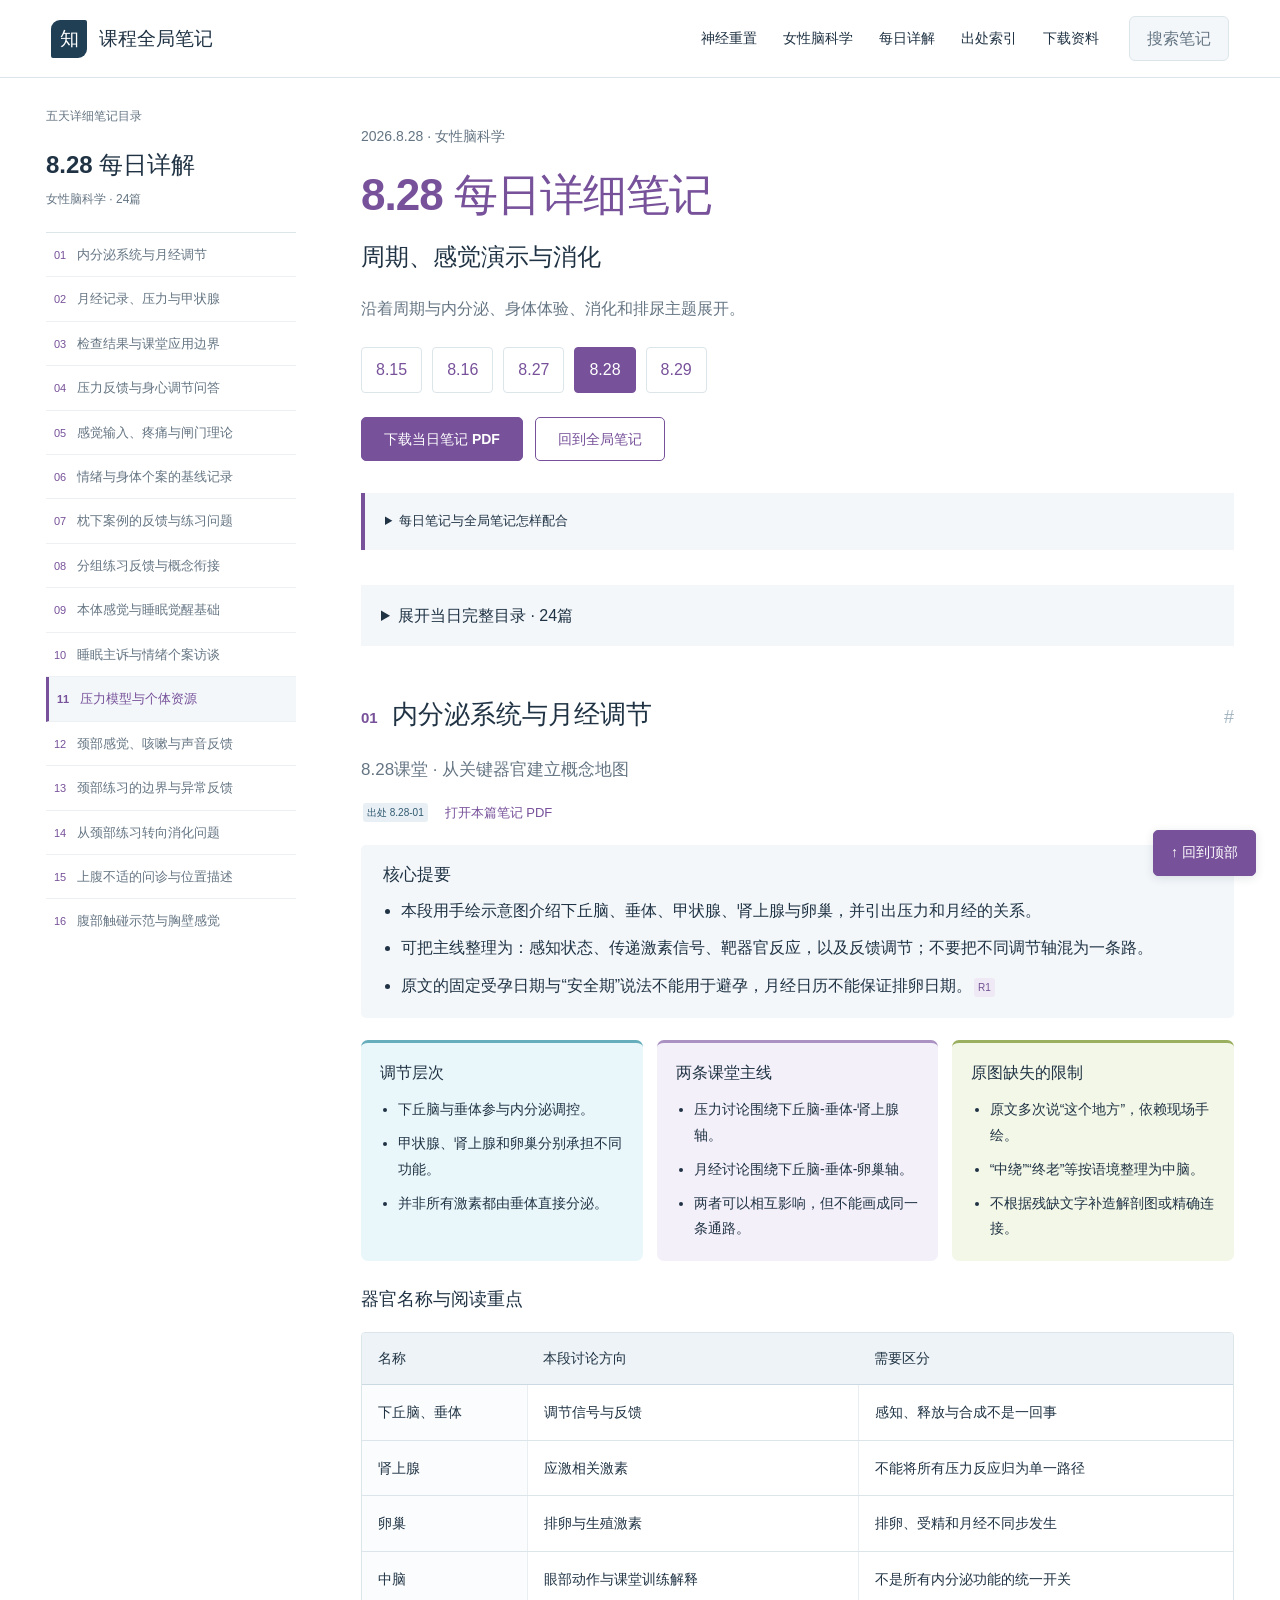
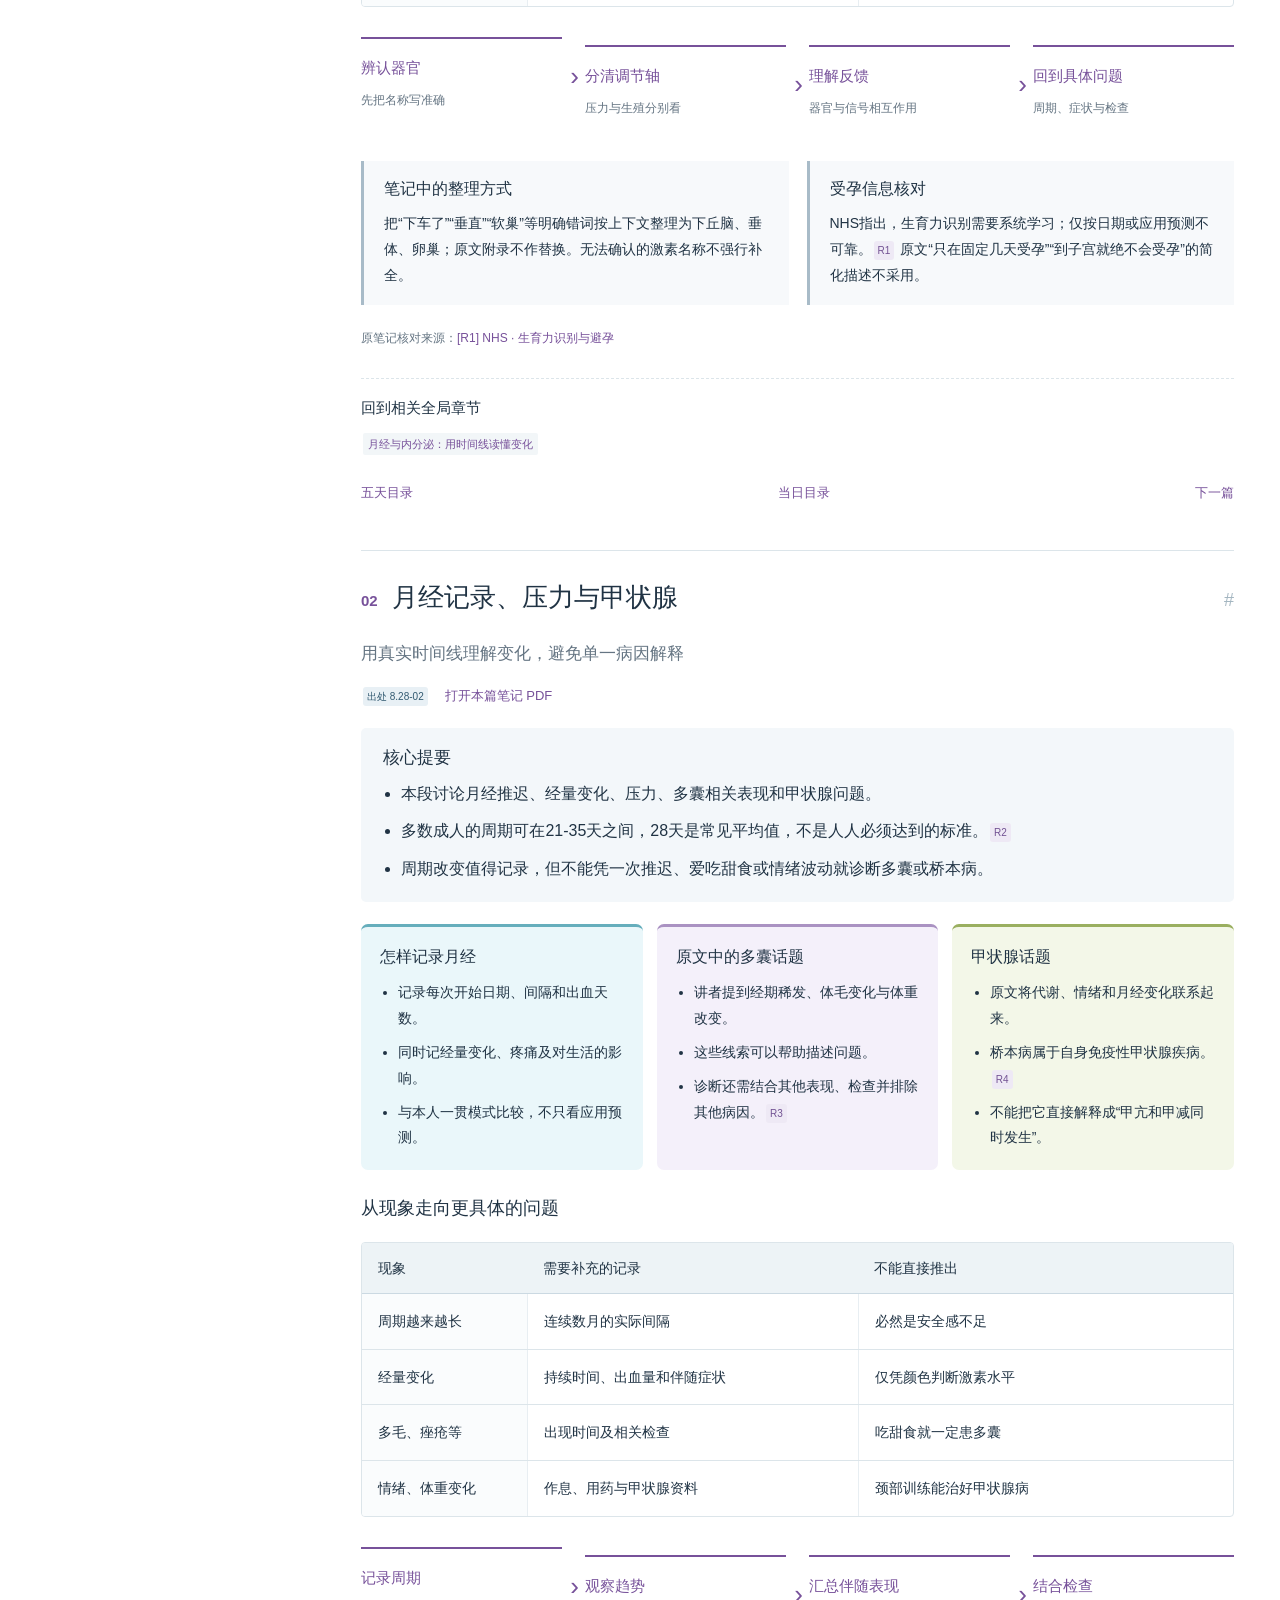
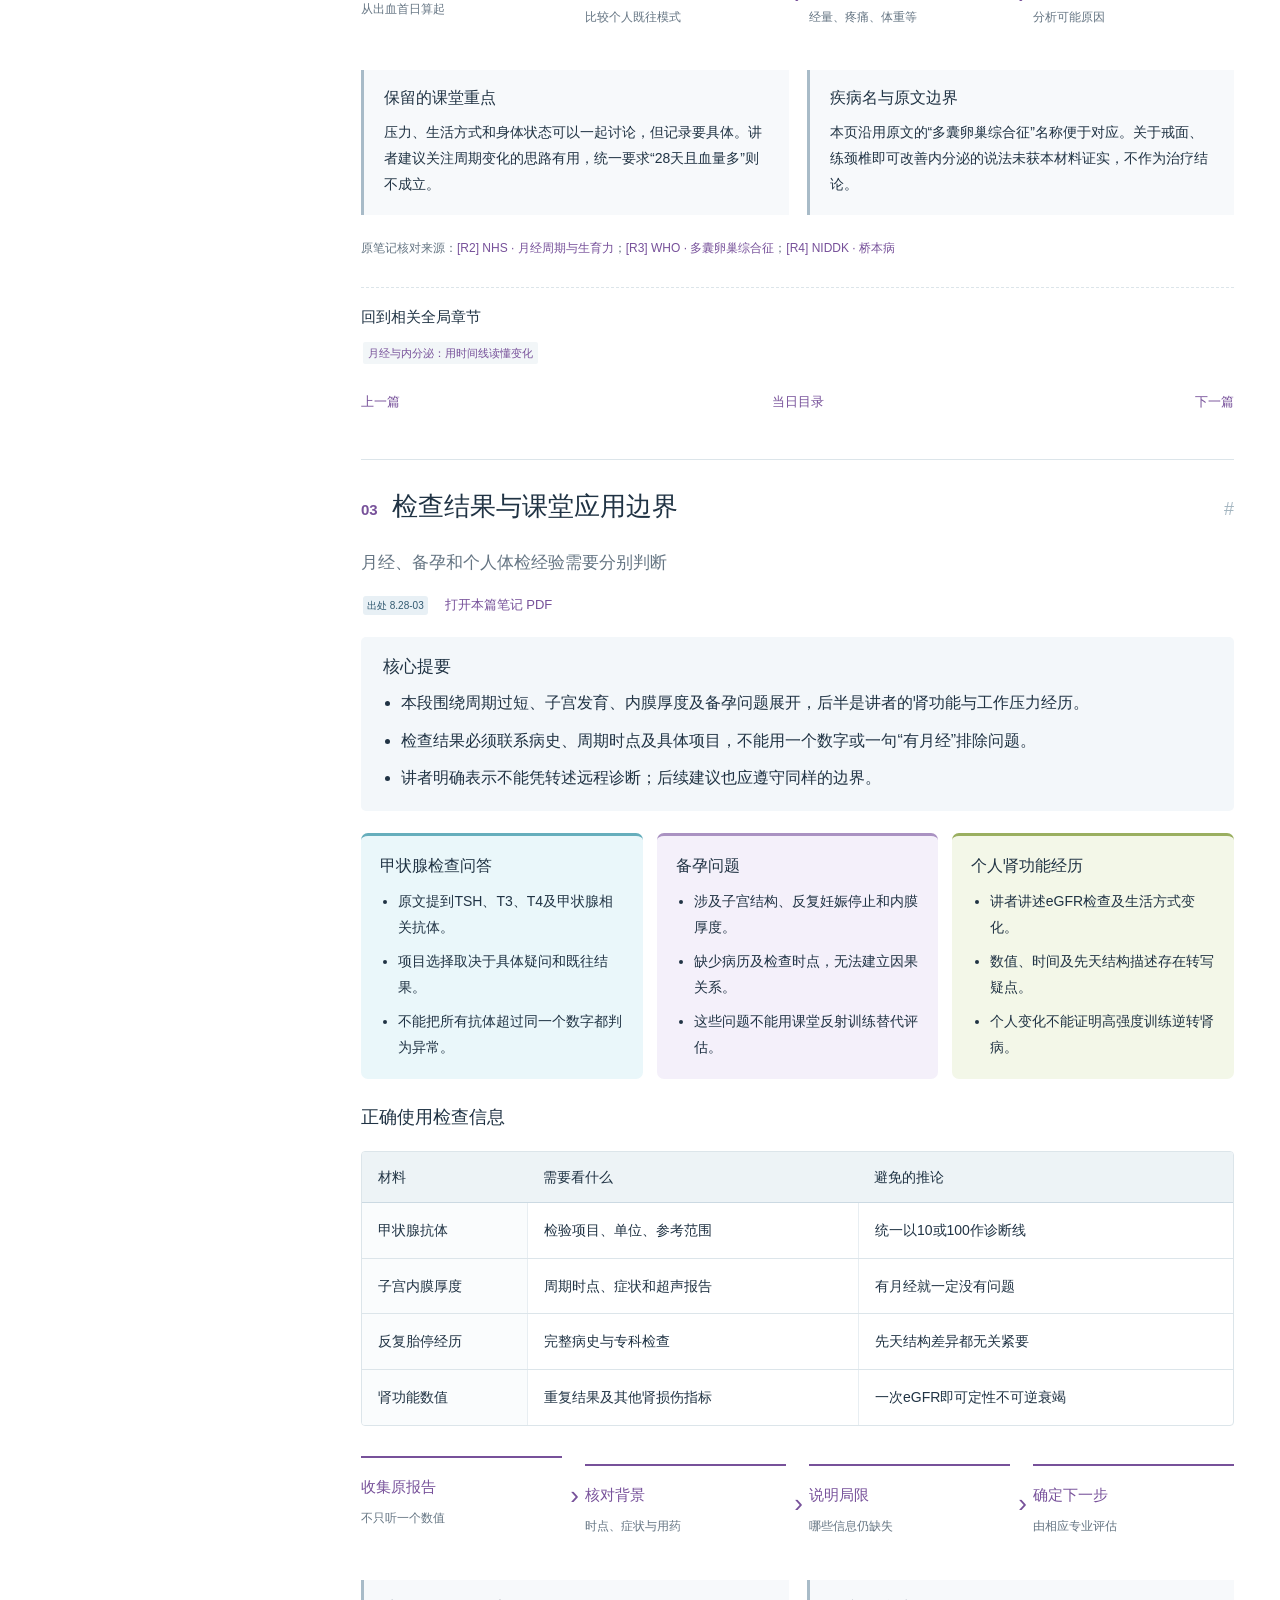
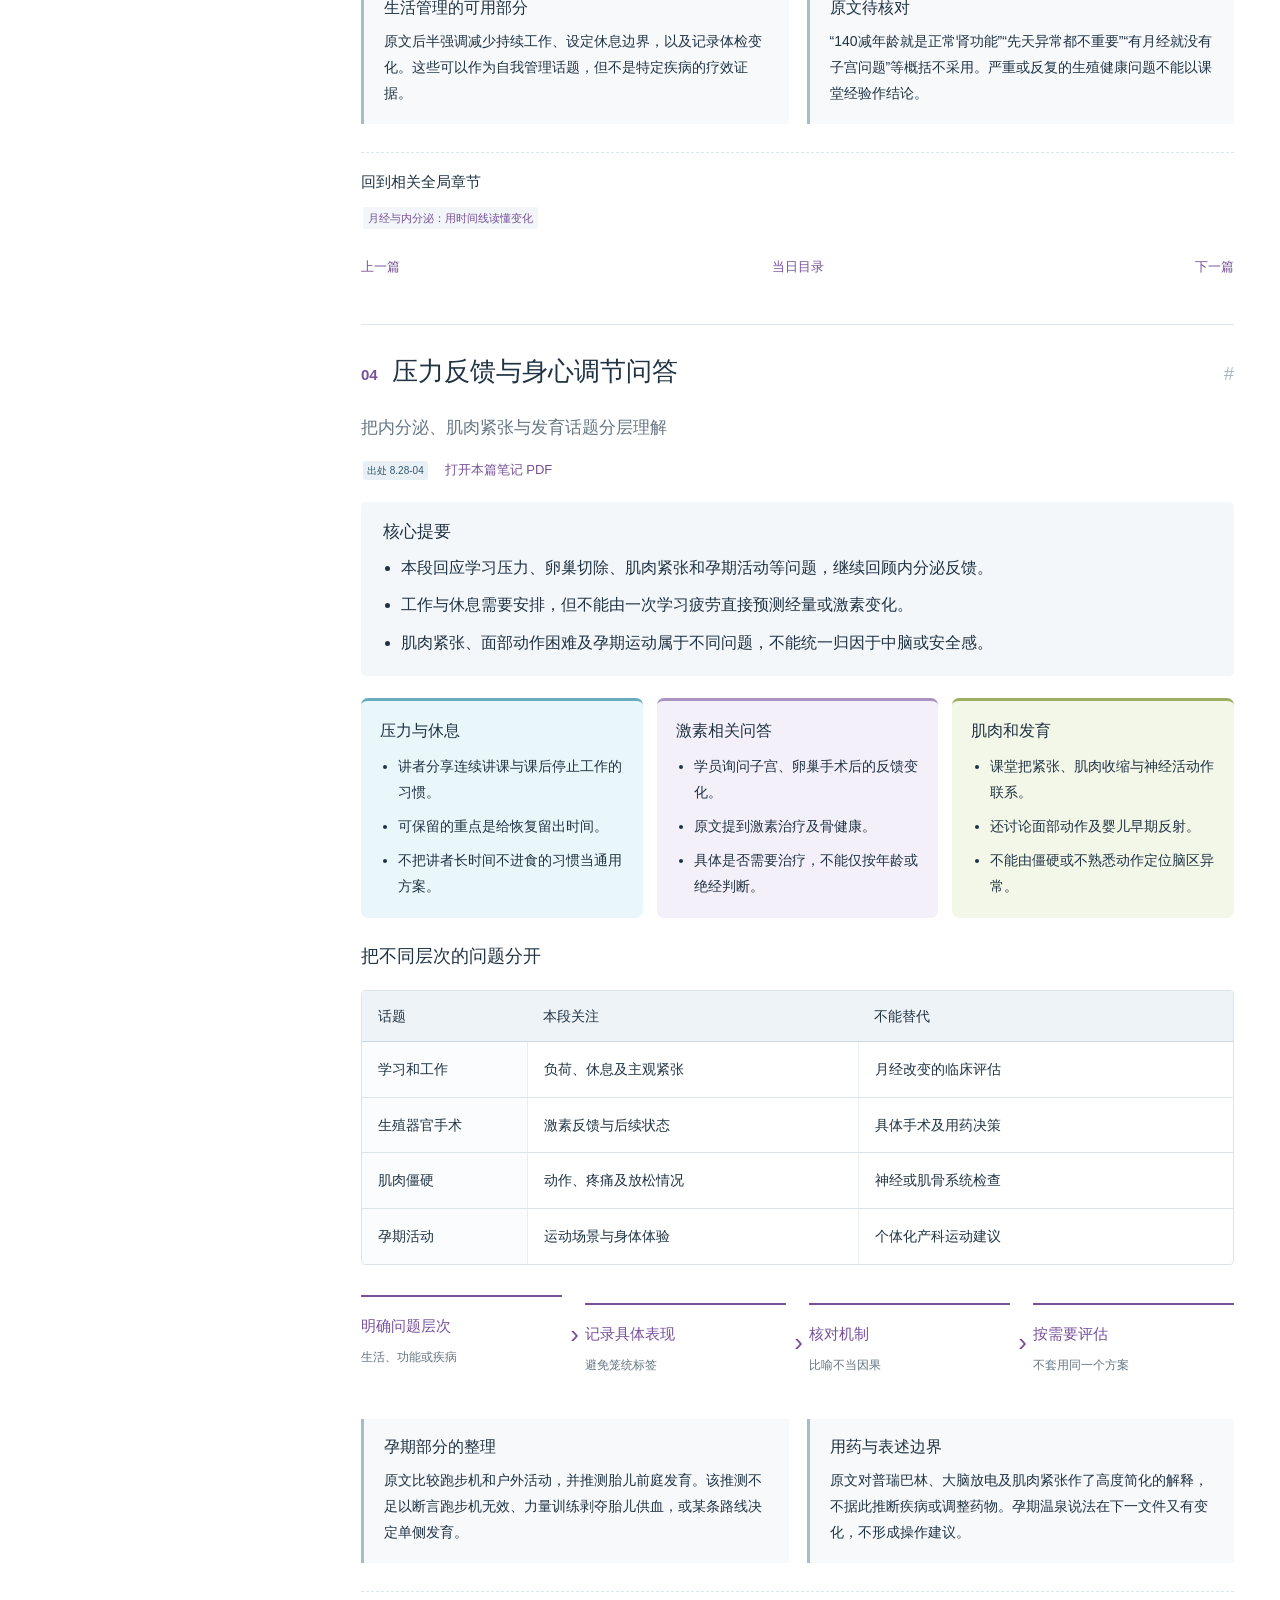
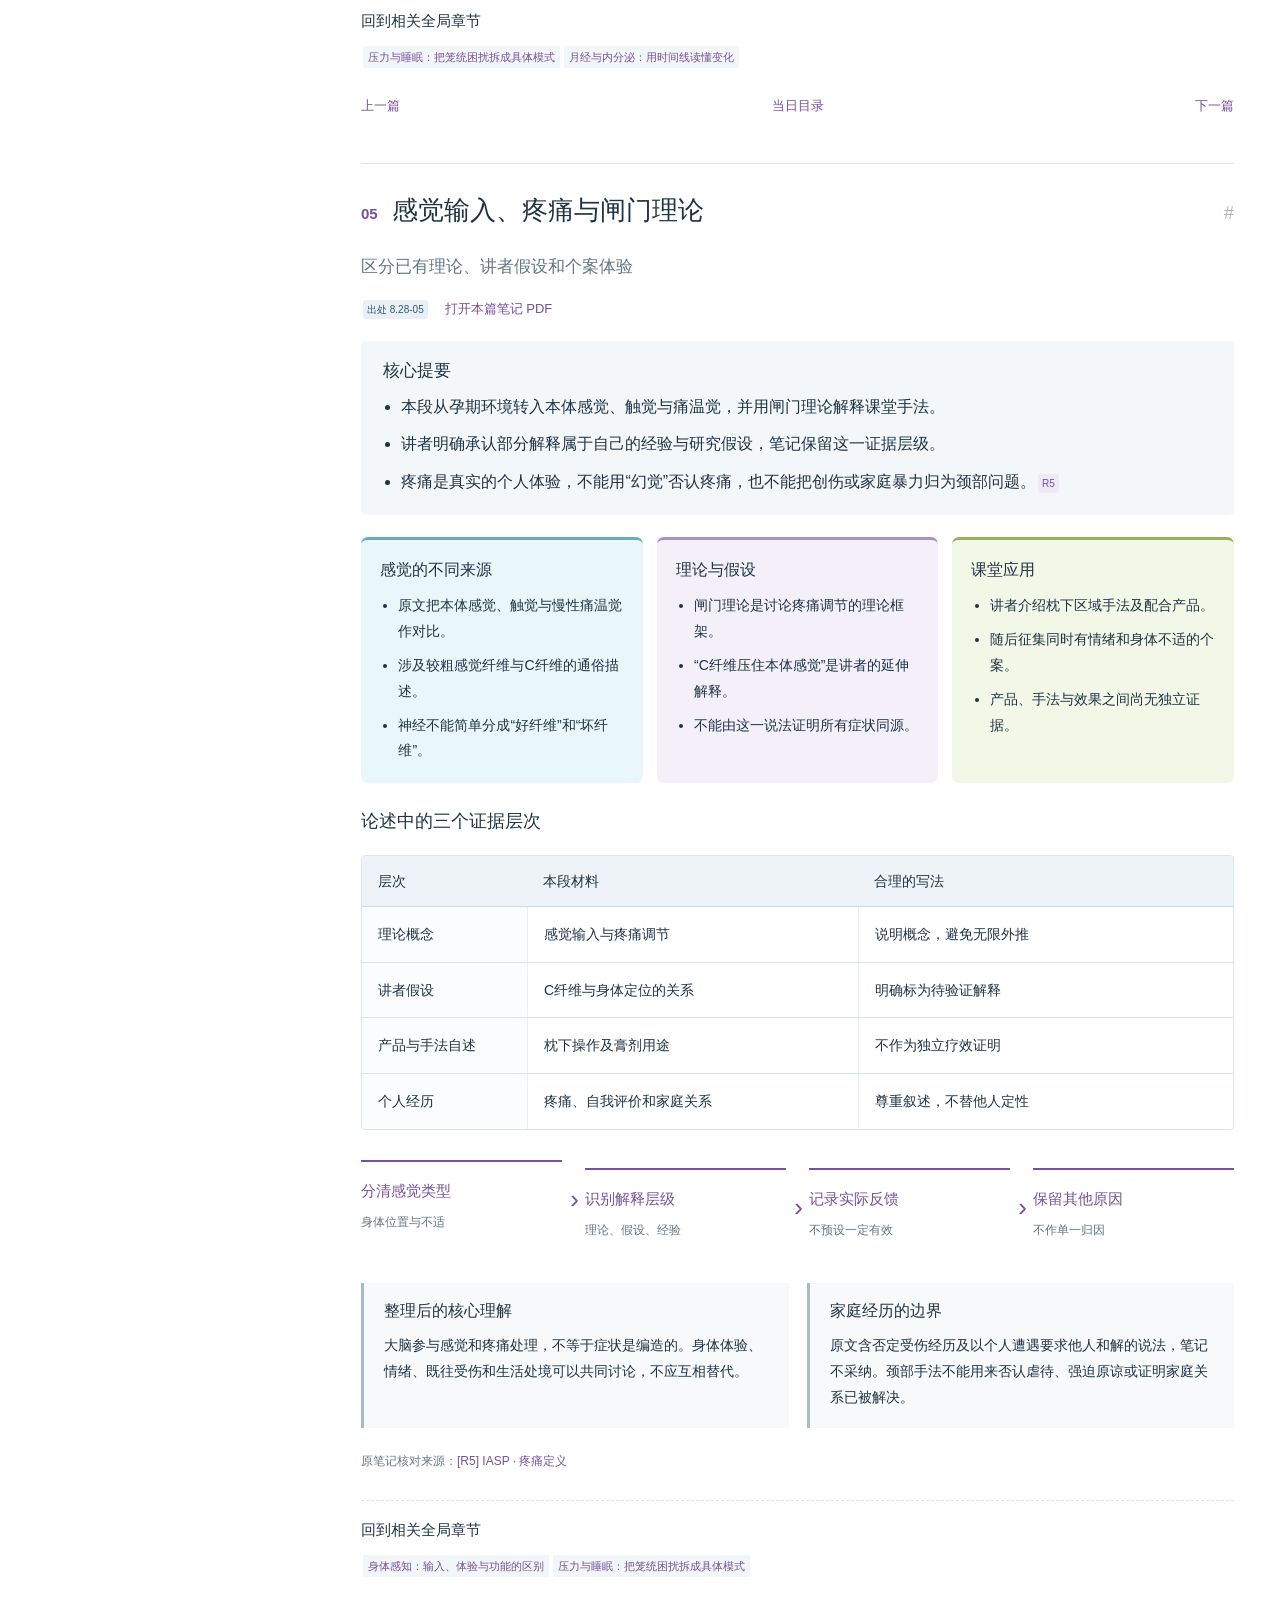
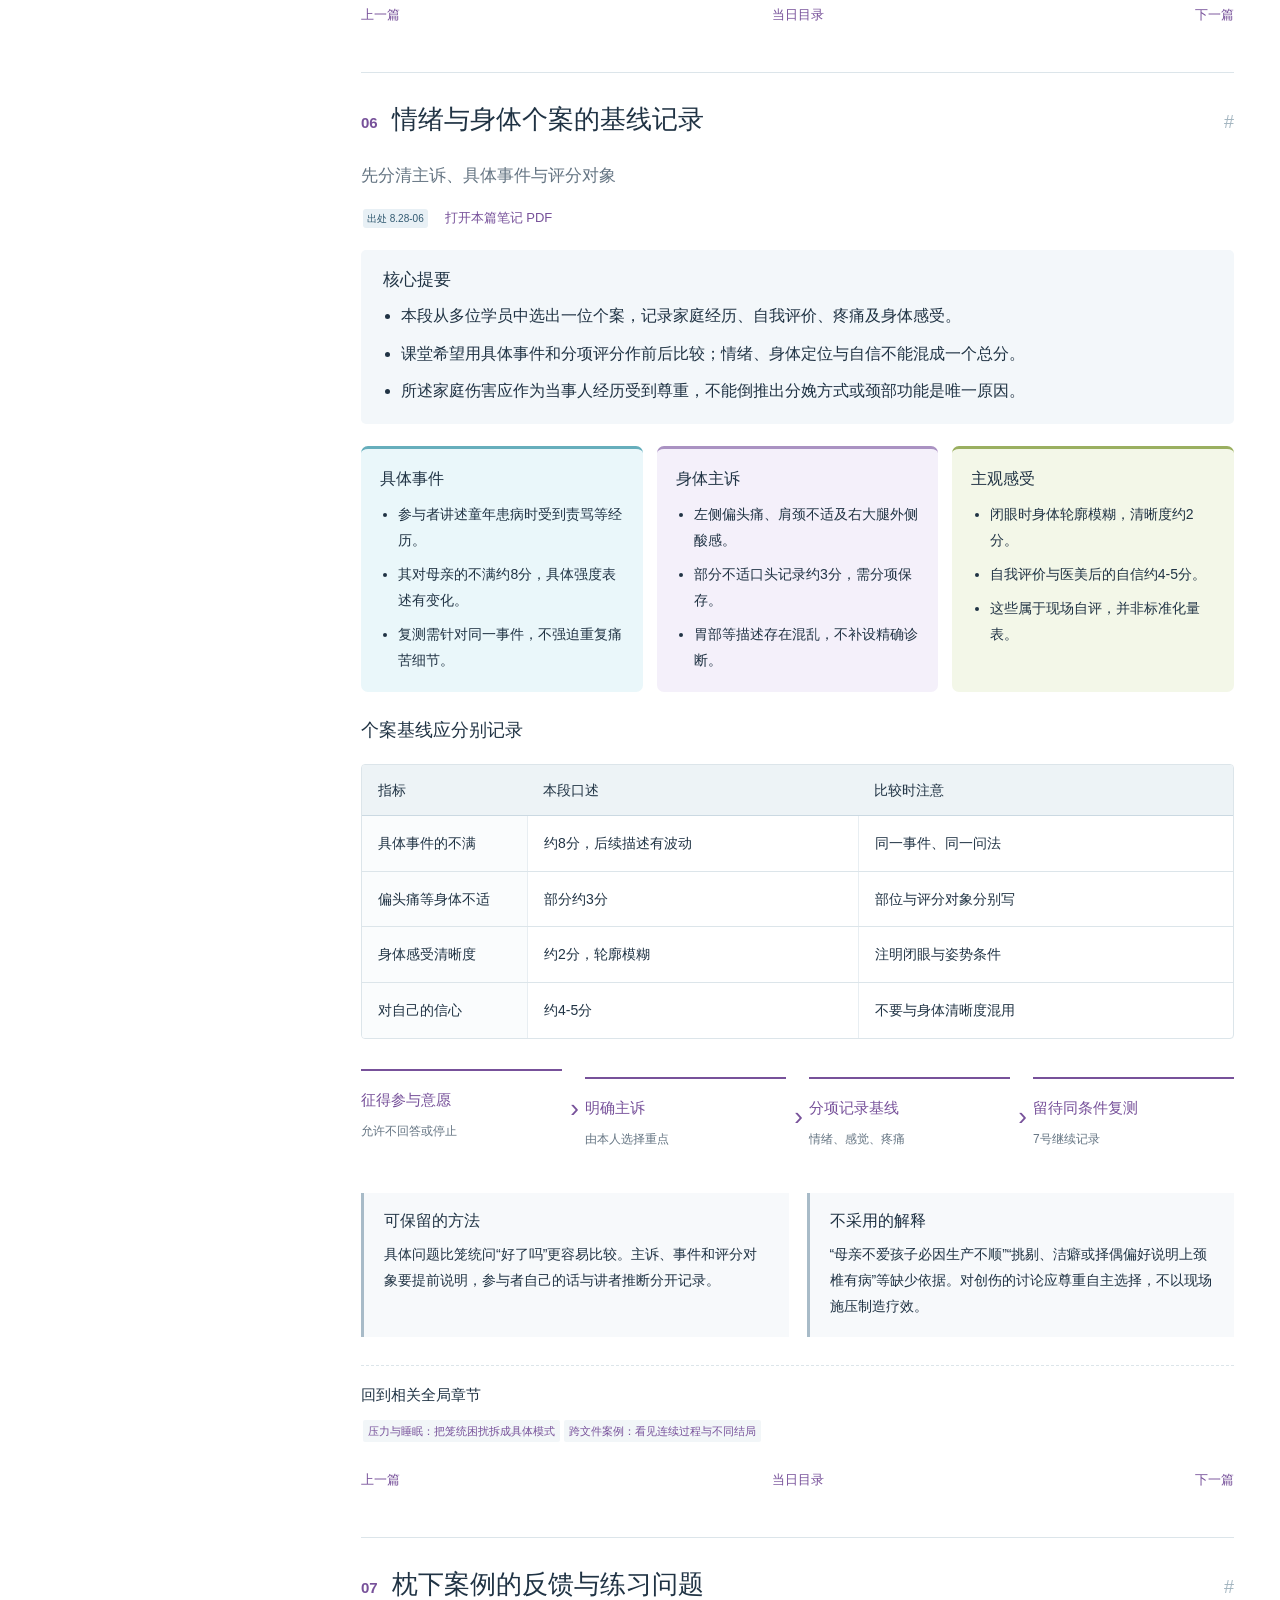
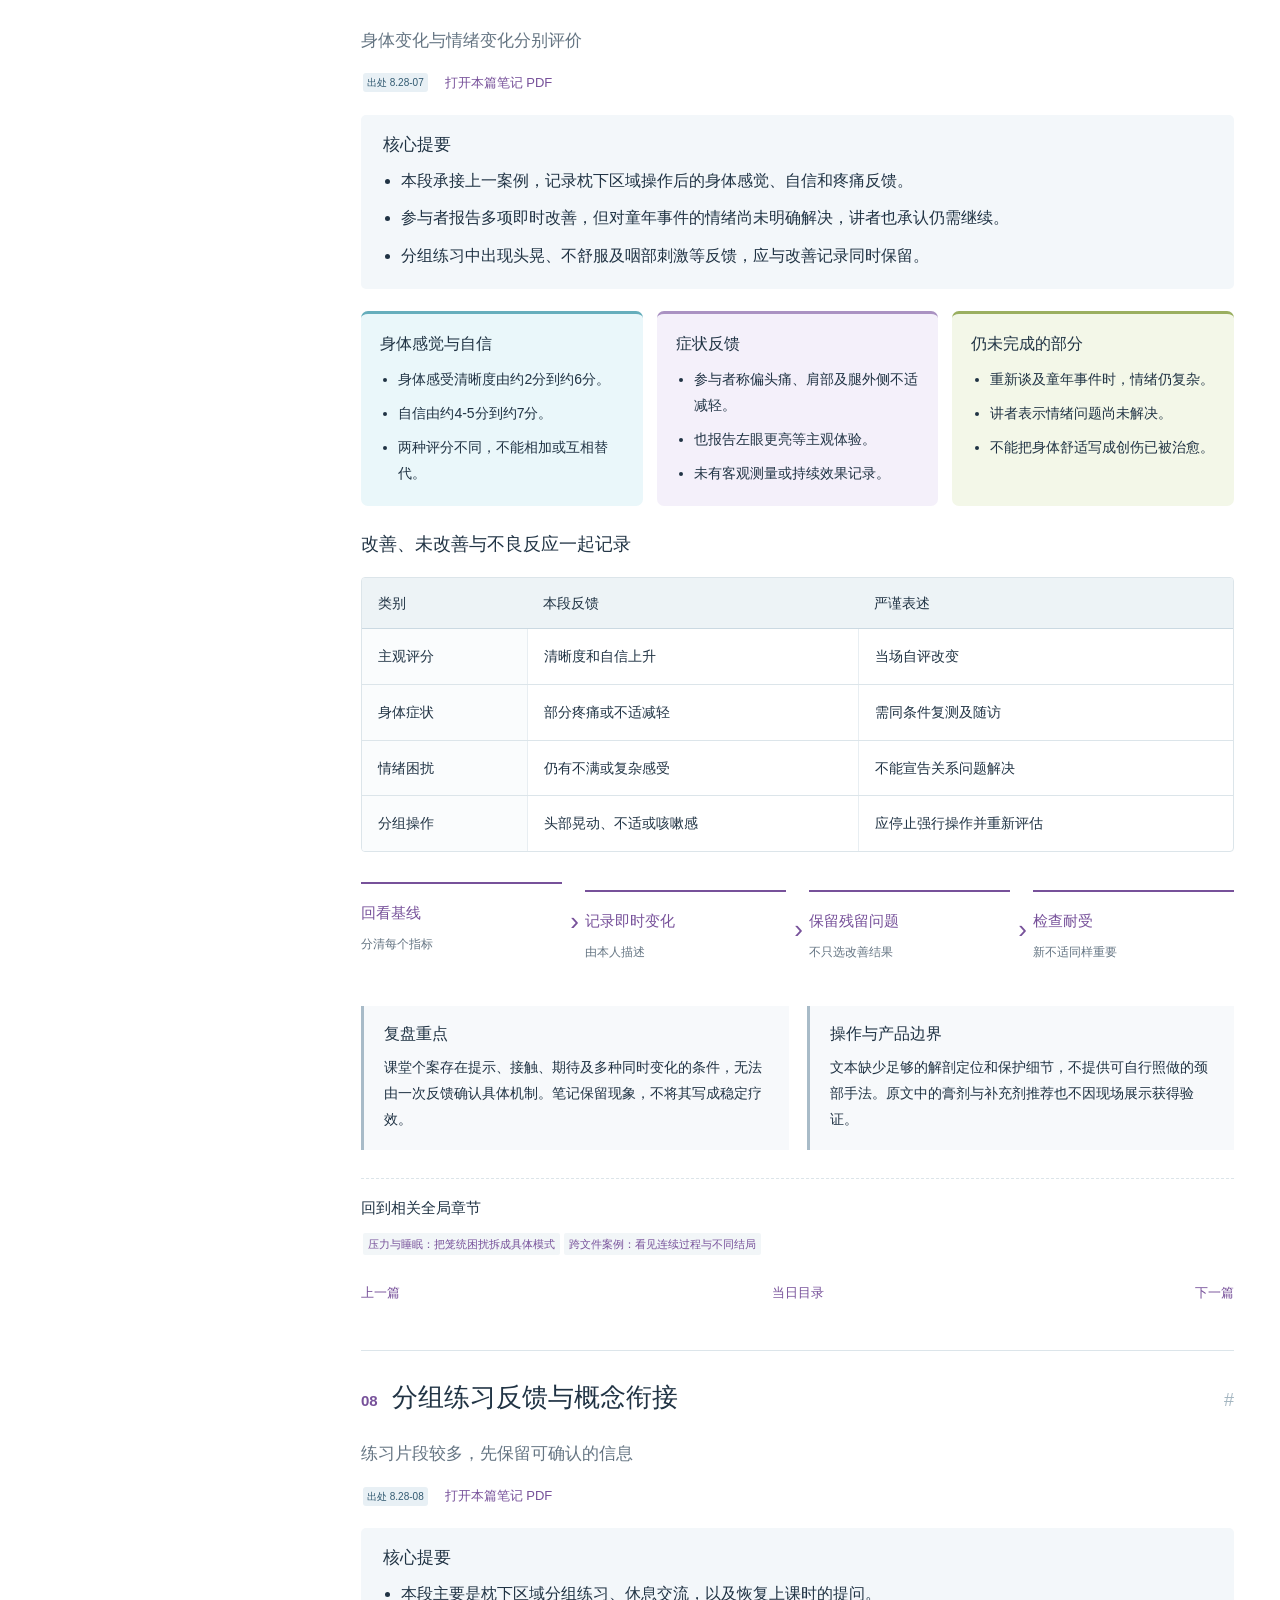
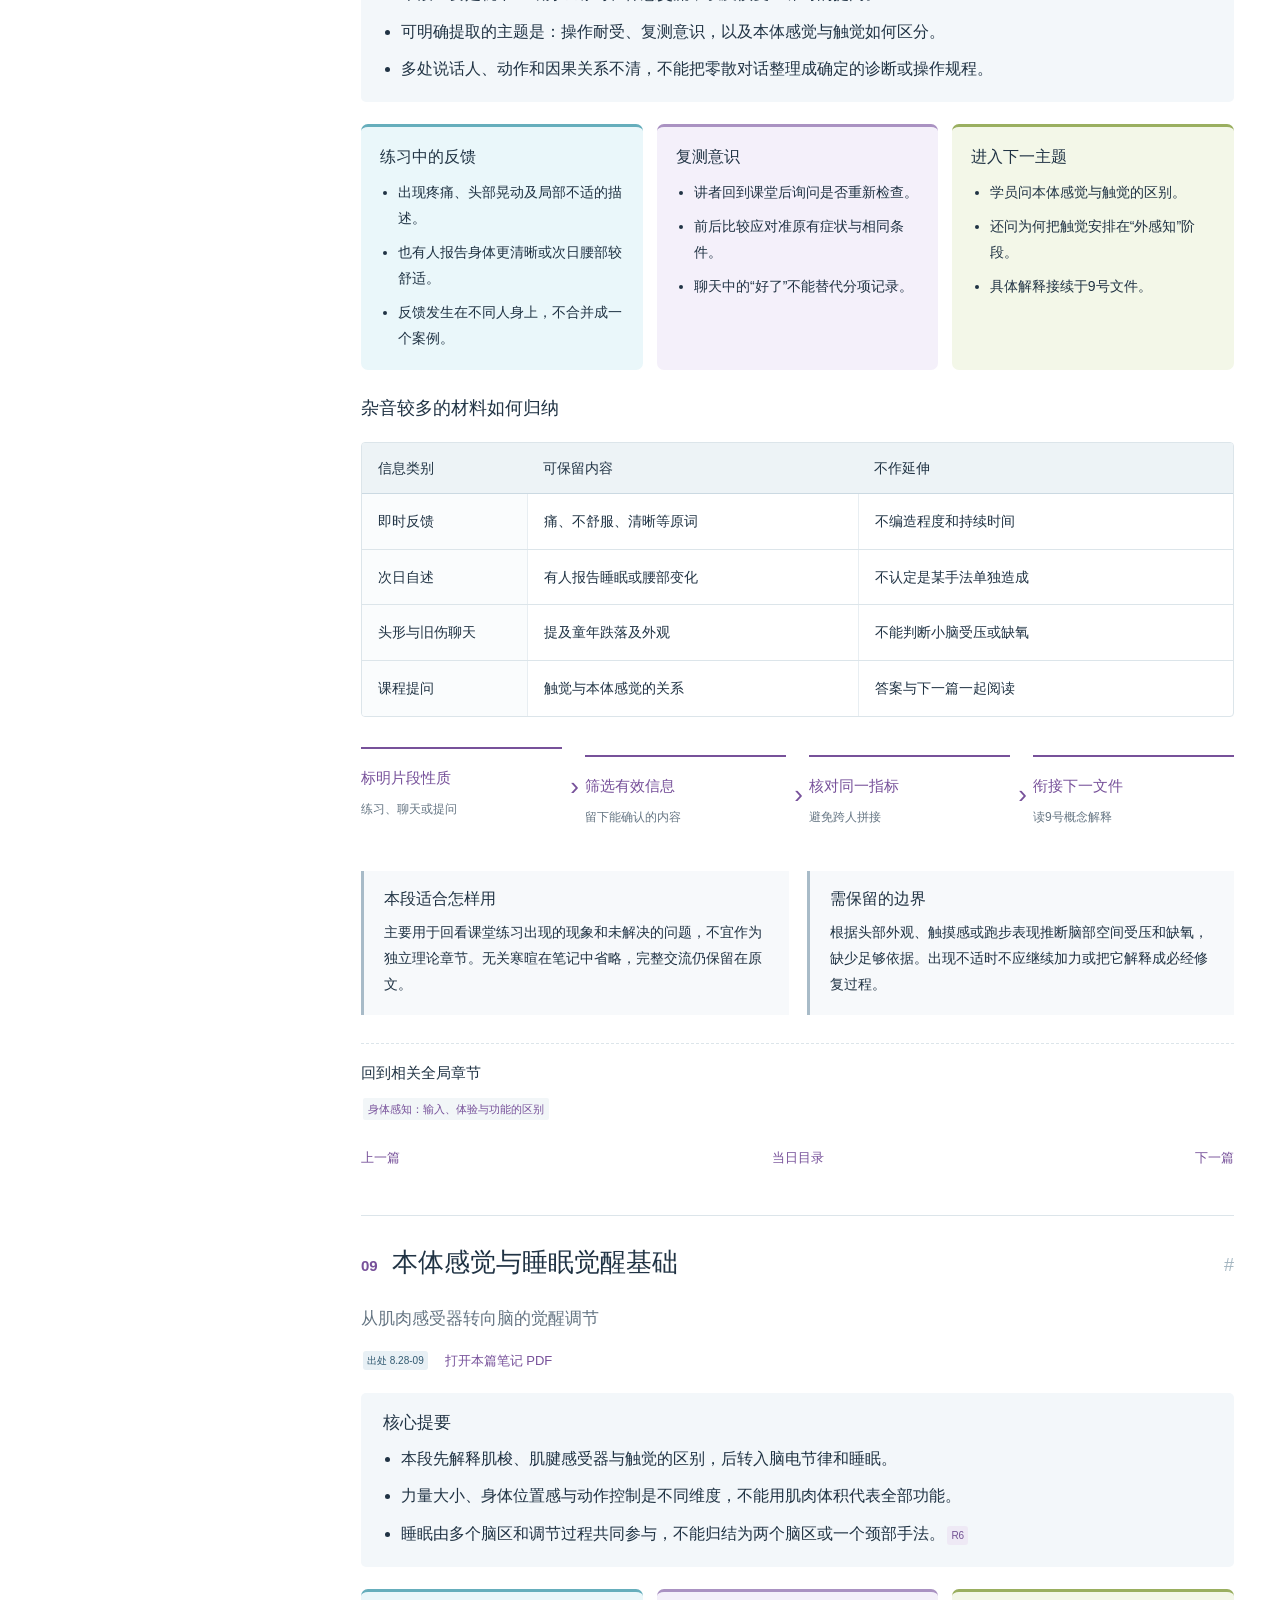
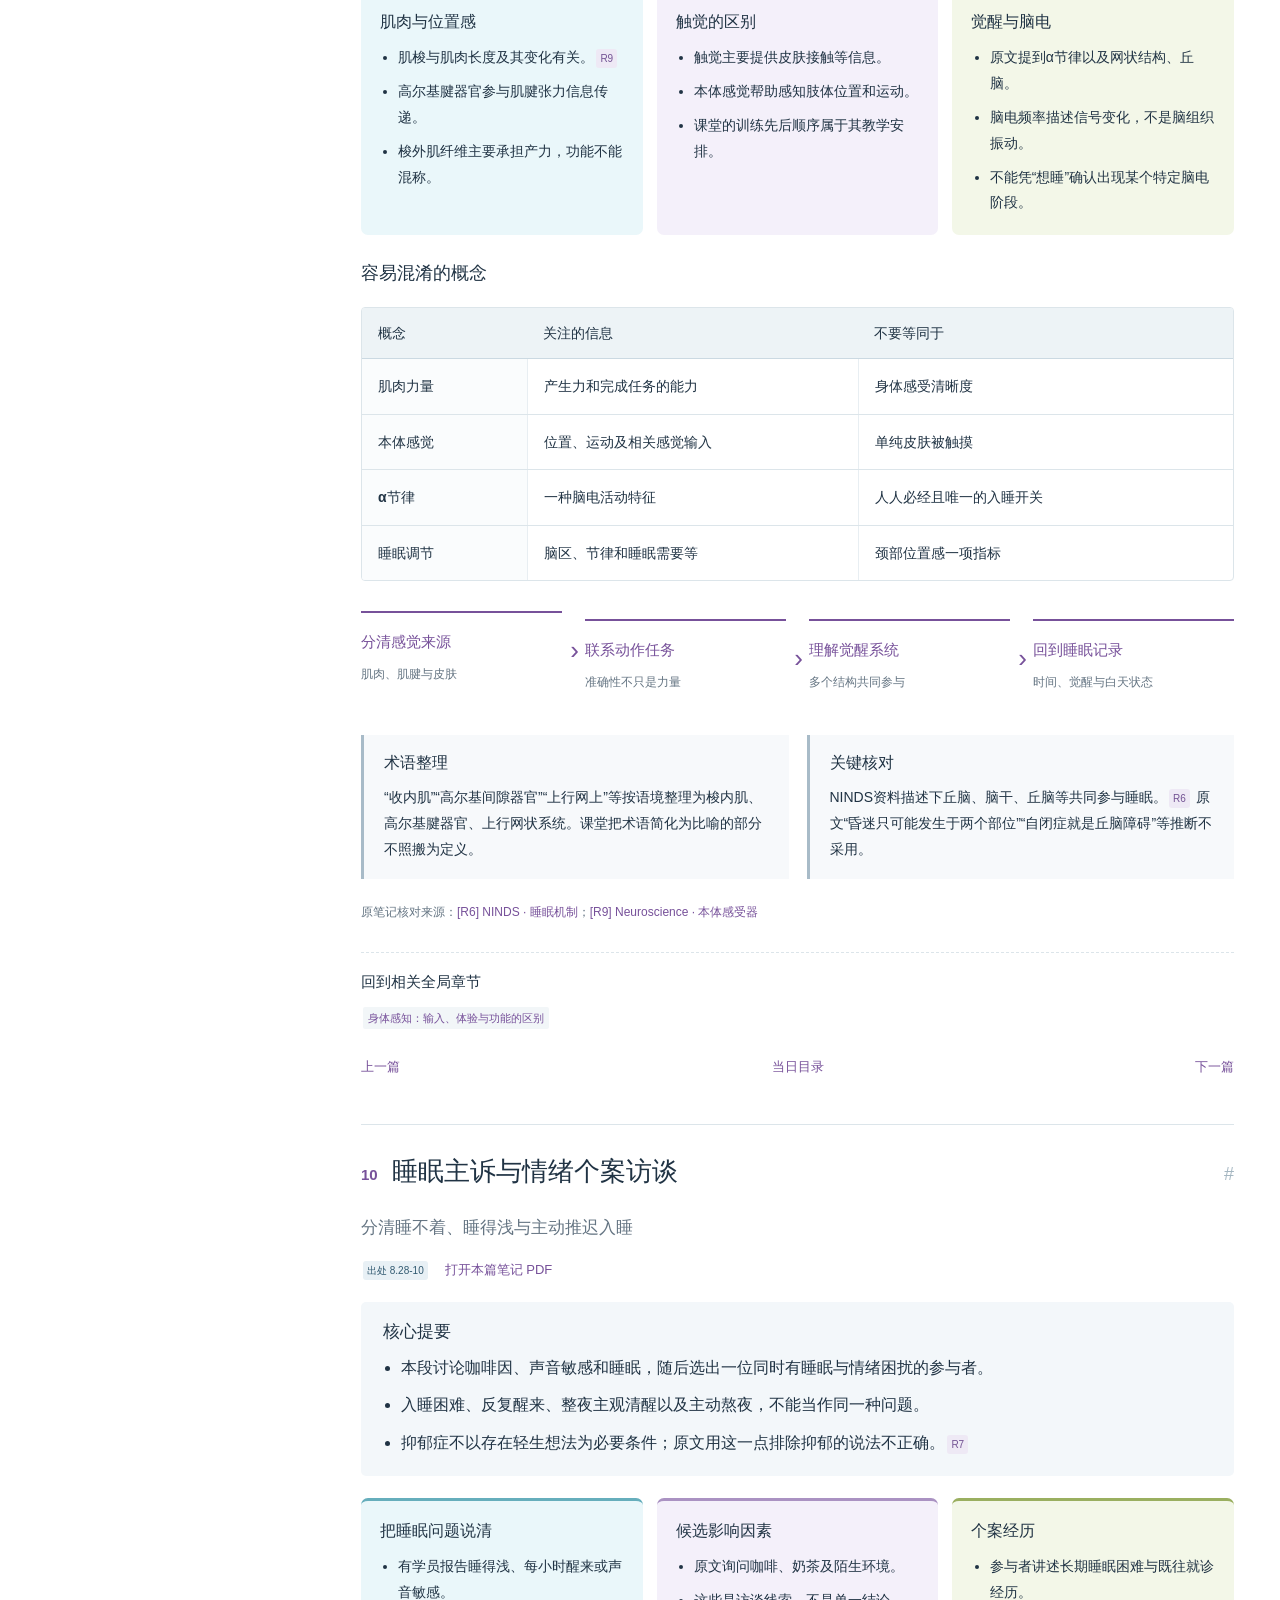
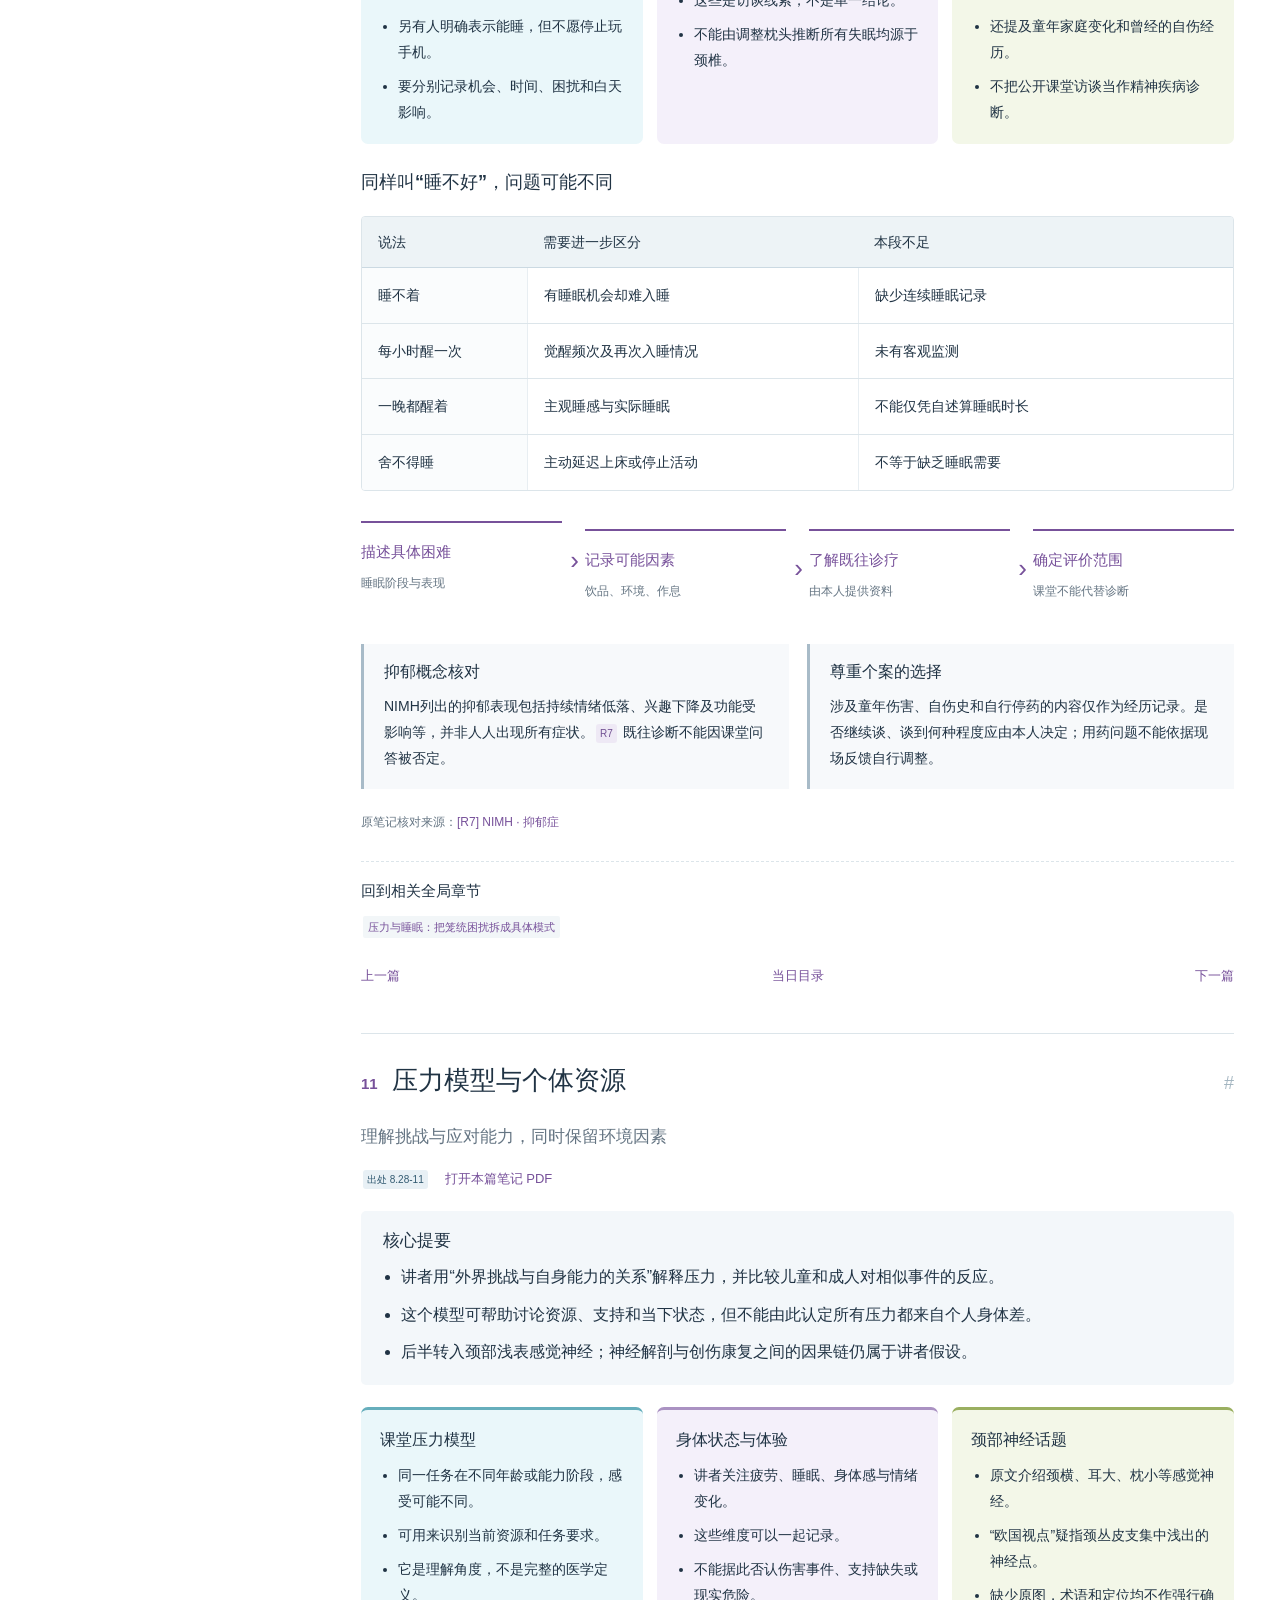
<file: docs/daily-8-28.html>
<!doctype html><html lang="zh-CN"><head><meta charset="utf-8"><meta name="viewport" content="width=device-width,initial-scale=1"><title>8.28 每日详细笔记 | 课程全局笔记</title><meta name="description" content="神经重置与女性脑科学课程的主题笔记、逻辑图、对照表和可追溯出处。"><link rel="stylesheet" href="assets/style.css?v=20261030-daily"><link rel="stylesheet" href="assets/daily.css?v=20261030-daily"><script src="assets/data.js?v=20261030-daily" defer></script><script src="assets/app.js?v=20261030-daily" defer></script></head>
    <body style="--accent:#77519A"><a class="skip" href="#main">跳到正文</a><header class="topbar"><a class="brand" href="index.html"><span class="brand-mark" aria-hidden="true">知</span>课程全局笔记</a><nav aria-label="全站导航"><a href="neural-reset.html">神经重置</a><a href="women-neuroscience.html">女性脑科学</a><a href="daily.html">每日详解</a><a href="sources.html">出处索引</a><a href="index.html#downloads">下载资料</a></nav><button class="search-open" type="button">搜索笔记</button></header>
    <div class="reading-layout daily-reading"><aside class="sidebar"><a class="back-home" href="daily.html">五天详细笔记目录</a><h2>8.28 每日详解</h2><p>女性脑科学 · 24篇</p><nav aria-label="当日篇目"><a href="#note-01"><span>01</span>内分泌系统与月经调节</a><a href="#note-02"><span>02</span>月经记录、压力与甲状腺</a><a href="#note-03"><span>03</span>检查结果与课堂应用边界</a><a href="#note-04"><span>04</span>压力反馈与身心调节问答</a><a href="#note-05"><span>05</span>感觉输入、疼痛与闸门理论</a><a href="#note-06"><span>06</span>情绪与身体个案的基线记录</a><a href="#note-07"><span>07</span>枕下案例的反馈与练习问题</a><a href="#note-08"><span>08</span>分组练习反馈与概念衔接</a><a href="#note-09"><span>09</span>本体感觉与睡眠觉醒基础</a><a href="#note-10"><span>10</span>睡眠主诉与情绪个案访谈</a><a href="#note-11"><span>11</span>压力模型与个体资源</a><a href="#note-12"><span>12</span>颈部感觉、咳嗽与声音反馈</a><a href="#note-13"><span>13</span>颈部练习的边界与异常反馈</a><a href="#note-14"><span>14</span>从颈部练习转向消化问题</a><a href="#note-15"><span>15</span>上腹不适的问诊与位置描述</a><a href="#note-16"><span>16</span>腹部触碰示范与胸壁感觉</a><a href="#note-17"><span>17</span>内脏感觉模型与乳房观察</a><a href="#note-18"><span>18</span>乳晕变化、哺乳与比较方法</a><a href="#note-19"><span>19</span>肋间练习片段与复测提醒</a><a href="#note-20"><span>20</span>分组交流与上课前过渡</a><a href="#note-21"><span>21</span>反应差异与效果持续性</a><a href="#note-22"><span>22</span>储尿与排尿的基础框架</a><a href="#note-23"><span>23</span>尿意即时变化与解剖说明</a><a href="#note-24"><span>24</span>排尿主题复盘与课程收尾</a></nav><a class="download-link" href="downloads/daily/8-28.pdf" download>下载当日笔记 PDF</a></aside><main id="main" class="reading"><header class="course-header"><p class="date">2026.8.28 · 女性脑科学</p><h1>8.28 每日详细笔记</h1><p class="subtitle">周期、感觉演示与消化</p><p>沿着周期与内分泌、身体体验、消化和排尿主题展开。</p><nav class="day-switch" aria-label="切换日期"><a href="daily-8-15.html">8.15</a><a href="daily-8-16.html">8.16</a><a href="daily-8-27.html">8.27</a><a href="daily-8-28.html" aria-current="page">8.28</a><a href="daily-8-29.html">8.29</a></nav><div class="course-actions"><a class="button" href="downloads/daily/8-28.pdf" download>下载当日笔记 PDF</a><a class="button secondary" href="women-neuroscience.html">回到全局笔记</a></div><a class="return-context" hidden></a></header>
          <details class="reading-note"><summary>每日笔记与全局笔记怎样配合</summary><p>全局笔记帮助理解跨日期的知识联系；这里保留每份材料已整理的提要、概念卡、表格和逻辑图。点击篇末的相关全局章节可以返回整体脉络。</p><p>本页及当日PDF仅收录结构化笔记。笔记中提到的“原文附录”保留在客户原有资料中；原文件编号和页码仍可在出处中查阅。R编号沿用各日原笔记的核对来源，同一编号在不同日期可能指向不同资料。</p></details>
          <details class="daily-inline-toc"><summary>展开当日完整目录 · 24篇</summary><nav aria-label="正文篇目目录"><a href="#note-01"><span>01</span>内分泌系统与月经调节</a><a href="#note-02"><span>02</span>月经记录、压力与甲状腺</a><a href="#note-03"><span>03</span>检查结果与课堂应用边界</a><a href="#note-04"><span>04</span>压力反馈与身心调节问答</a><a href="#note-05"><span>05</span>感觉输入、疼痛与闸门理论</a><a href="#note-06"><span>06</span>情绪与身体个案的基线记录</a><a href="#note-07"><span>07</span>枕下案例的反馈与练习问题</a><a href="#note-08"><span>08</span>分组练习反馈与概念衔接</a><a href="#note-09"><span>09</span>本体感觉与睡眠觉醒基础</a><a href="#note-10"><span>10</span>睡眠主诉与情绪个案访谈</a><a href="#note-11"><span>11</span>压力模型与个体资源</a><a href="#note-12"><span>12</span>颈部感觉、咳嗽与声音反馈</a><a href="#note-13"><span>13</span>颈部练习的边界与异常反馈</a><a href="#note-14"><span>14</span>从颈部练习转向消化问题</a><a href="#note-15"><span>15</span>上腹不适的问诊与位置描述</a><a href="#note-16"><span>16</span>腹部触碰示范与胸壁感觉</a><a href="#note-17"><span>17</span>内脏感觉模型与乳房观察</a><a href="#note-18"><span>18</span>乳晕变化、哺乳与比较方法</a><a href="#note-19"><span>19</span>肋间练习片段与复测提醒</a><a href="#note-20"><span>20</span>分组交流与上课前过渡</a><a href="#note-21"><span>21</span>反应差异与效果持续性</a><a href="#note-22"><span>22</span>储尿与排尿的基础框架</a><a href="#note-23"><span>23</span>尿意即时变化与解剖说明</a><a href="#note-24"><span>24</span>排尿主题复盘与课程收尾</a></nav></details><article class="chapter daily-note" id="note-01" data-note-id="8.28-01">
              <header class="chapter-heading"><span class="chapter-no">01</span><h2>内分泌系统与月经调节</h2><a class="anchor" href="#note-01" aria-label="链接到本篇">#</a></header>
              <p class="note-subtitle">8.28课堂 · 从关键器官建立概念地图</p><div class="note-actions"><button class="ref" data-source="8.28-01" type="button">出处 8.28-01</button><a href="downloads/daily/8-28.pdf#page=1" target="_blank" rel="noopener">打开本篇笔记 PDF</a></div><a class="return-context note-return" hidden></a>
              <div class="note-summary"><h3>核心提要</h3><ul><li>本段用手绘示意图介绍下丘脑、垂体、甲状腺、肾上腺与卵巢，并引出压力和月经的关系。</li><li>可把主线整理为：感知状态、传递激素信号、靶器官反应，以及反馈调节；不要把不同调节轴混为一条路。</li><li>原文的固定受孕日期与“安全期”说法不能用于避孕，月经日历不能保证排卵日期。<a class="ref external" href="https://www.nhs.uk/contraception/methods-of-contraception/natural-family-planning/" target="_blank" rel="noopener" title="NHS · 生育力识别与避孕">R1</a></li></ul></div>
              <div class="concepts"><div class="concept"><h3>调节层次</h3><ul><li>下丘脑与垂体参与内分泌调控。</li><li>甲状腺、肾上腺和卵巢分别承担不同功能。</li><li>并非所有激素都由垂体直接分泌。</li></ul></div><div class="concept"><h3>两条课堂主线</h3><ul><li>压力讨论围绕下丘脑-垂体-肾上腺轴。</li><li>月经讨论围绕下丘脑-垂体-卵巢轴。</li><li>两者可以相互影响，但不能画成同一条通路。</li></ul></div><div class="concept"><h3>原图缺失的限制</h3><ul><li>原文多次说“这个地方”，依赖现场手绘。</li><li>“中绕”“终老”等按语境整理为中脑。</li><li>不根据残缺文字补造解剖图或精确连接。</li></ul></div></div><h3 class="note-table-title">器官名称与阅读重点</h3><div class="table-scroll" role="region" tabindex="0" aria-label="器官名称与阅读重点"><table><thead><tr><th scope="col">名称</th><th scope="col">本段讨论方向</th><th scope="col">需要区分</th></tr></thead><tbody><tr><td>下丘脑、垂体</td><td>调节信号与反馈</td><td>感知、释放与合成不是一回事</td></tr><tr><td>肾上腺</td><td>应激相关激素</td><td>不能将所有压力反应归为单一路径</td></tr><tr><td>卵巢</td><td>排卵与生殖激素</td><td>排卵、受精和月经不同步发生</td></tr><tr><td>中脑</td><td>眼部动作与课堂训练解释</td><td>不是所有内分泌功能的统一开关</td></tr></tbody></table></div><ol class="flow" aria-label="逻辑关系图"><li><strong>辨认器官</strong><span>先把名称写准确</span></li><li><strong>分清调节轴</strong><span>压力与生殖分别看</span></li><li><strong>理解反馈</strong><span>器官与信号相互作用</span></li><li><strong>回到具体问题</strong><span>周期、症状与检查</span></li></ol><div class="detail-bottom"><div class="review"><h3>笔记中的整理方式</h3><p>把“下车了”“垂直”“软巢”等明确错词按上下文整理为下丘脑、垂体、卵巢；原文附录不作替换。无法确认的激素名称不强行补全。</p></div><div class="review"><h3>受孕信息核对</h3><p>NHS指出，生育力识别需要系统学习；仅按日期或应用预测不可靠。<a class="ref external" href="https://www.nhs.uk/contraception/methods-of-contraception/natural-family-planning/" target="_blank" rel="noopener" title="NHS · 生育力识别与避孕">R1</a> 原文“只在固定几天受孕”“到子宫就绝不会受孕”的简化描述不采用。</p></div></div><p class="note-references">原笔记核对来源：<a href="https://www.nhs.uk/contraception/methods-of-contraception/natural-family-planning/" target="_blank" rel="noopener">[R1] NHS · 生育力识别与避孕</a></p>
              <div class="related-global"><h3>回到相关全局章节</h3><div><a class="chapter-tag" href="women-neuroscience.html#cycle">月经与内分泌：用时间线读懂变化</a></div></div><nav class="note-pagination" aria-label="8.28-01篇目导航"><a href="daily.html">五天目录</a><a href="#main">当日目录</a><a href="#note-02">下一篇</a></nav></article><article class="chapter daily-note" id="note-02" data-note-id="8.28-02">
              <header class="chapter-heading"><span class="chapter-no">02</span><h2>月经记录、压力与甲状腺</h2><a class="anchor" href="#note-02" aria-label="链接到本篇">#</a></header>
              <p class="note-subtitle">用真实时间线理解变化，避免单一病因解释</p><div class="note-actions"><button class="ref" data-source="8.28-02" type="button">出处 8.28-02</button><a href="downloads/daily/8-28.pdf#page=2" target="_blank" rel="noopener">打开本篇笔记 PDF</a></div><a class="return-context note-return" hidden></a>
              <div class="note-summary"><h3>核心提要</h3><ul><li>本段讨论月经推迟、经量变化、压力、多囊相关表现和甲状腺问题。</li><li>多数成人的周期可在21-35天之间，28天是常见平均值，不是人人必须达到的标准。<a class="ref external" href="https://www.nhs.uk/conditions/periods/fertility-in-the-menstrual-cycle/" target="_blank" rel="noopener" title="NHS · 月经周期与生育力">R2</a></li><li>周期改变值得记录，但不能凭一次推迟、爱吃甜食或情绪波动就诊断多囊或桥本病。</li></ul></div>
              <div class="concepts"><div class="concept"><h3>怎样记录月经</h3><ul><li>记录每次开始日期、间隔和出血天数。</li><li>同时记经量变化、疼痛及对生活的影响。</li><li>与本人一贯模式比较，不只看应用预测。</li></ul></div><div class="concept"><h3>原文中的多囊话题</h3><ul><li>讲者提到经期稀发、体毛变化与体重改变。</li><li>这些线索可以帮助描述问题。</li><li>诊断还需结合其他表现、检查并排除其他病因。<a class="ref external" href="https://www.who.int/news-room/fact-sheets/detail/polycystic-ovary-syndrome" target="_blank" rel="noopener" title="WHO · 多囊卵巢综合征">R3</a></li></ul></div><div class="concept"><h3>甲状腺话题</h3><ul><li>原文将代谢、情绪和月经变化联系起来。</li><li>桥本病属于自身免疫性甲状腺疾病。<a class="ref external" href="https://www.niddk.nih.gov/health-information/endocrine-diseases/hashimotos-disease" target="_blank" rel="noopener" title="NIDDK · 桥本病">R4</a></li><li>不能把它直接解释成“甲亢和甲减同时发生”。</li></ul></div></div><h3 class="note-table-title">从现象走向更具体的问题</h3><div class="table-scroll" role="region" tabindex="0" aria-label="从现象走向更具体的问题"><table><thead><tr><th scope="col">现象</th><th scope="col">需要补充的记录</th><th scope="col">不能直接推出</th></tr></thead><tbody><tr><td>周期越来越长</td><td>连续数月的实际间隔</td><td>必然是安全感不足</td></tr><tr><td>经量变化</td><td>持续时间、出血量和伴随症状</td><td>仅凭颜色判断激素水平</td></tr><tr><td>多毛、痤疮等</td><td>出现时间及相关检查</td><td>吃甜食就一定患多囊</td></tr><tr><td>情绪、体重变化</td><td>作息、用药与甲状腺资料</td><td>颈部训练能治好甲状腺病</td></tr></tbody></table></div><ol class="flow" aria-label="逻辑关系图"><li><strong>记录周期</strong><span>从出血首日算起</span></li><li><strong>观察趋势</strong><span>比较个人既往模式</span></li><li><strong>汇总伴随表现</strong><span>经量、疼痛、体重等</span></li><li><strong>结合检查</strong><span>分析可能原因</span></li></ol><div class="detail-bottom"><div class="review"><h3>保留的课堂重点</h3><p>压力、生活方式和身体状态可以一起讨论，但记录要具体。讲者建议关注周期变化的思路有用，统一要求“28天且血量多”则不成立。</p></div><div class="review"><h3>疾病名与原文边界</h3><p>本页沿用原文的“多囊卵巢综合征”名称便于对应。关于戒面、练颈椎即可改善内分泌的说法未获本材料证实，不作为治疗结论。</p></div></div><p class="note-references">原笔记核对来源：<a href="https://www.nhs.uk/conditions/periods/fertility-in-the-menstrual-cycle/" target="_blank" rel="noopener">[R2] NHS · 月经周期与生育力</a>；<a href="https://www.who.int/news-room/fact-sheets/detail/polycystic-ovary-syndrome" target="_blank" rel="noopener">[R3] WHO · 多囊卵巢综合征</a>；<a href="https://www.niddk.nih.gov/health-information/endocrine-diseases/hashimotos-disease" target="_blank" rel="noopener">[R4] NIDDK · 桥本病</a></p>
              <div class="related-global"><h3>回到相关全局章节</h3><div><a class="chapter-tag" href="women-neuroscience.html#cycle">月经与内分泌：用时间线读懂变化</a></div></div><nav class="note-pagination" aria-label="8.28-02篇目导航"><a href="#note-01">上一篇</a><a href="#main">当日目录</a><a href="#note-03">下一篇</a></nav></article><article class="chapter daily-note" id="note-03" data-note-id="8.28-03">
              <header class="chapter-heading"><span class="chapter-no">03</span><h2>检查结果与课堂应用边界</h2><a class="anchor" href="#note-03" aria-label="链接到本篇">#</a></header>
              <p class="note-subtitle">月经、备孕和个人体检经验需要分别判断</p><div class="note-actions"><button class="ref" data-source="8.28-03" type="button">出处 8.28-03</button><a href="downloads/daily/8-28.pdf#page=3" target="_blank" rel="noopener">打开本篇笔记 PDF</a></div><a class="return-context note-return" hidden></a>
              <div class="note-summary"><h3>核心提要</h3><ul><li>本段围绕周期过短、子宫发育、内膜厚度及备孕问题展开，后半是讲者的肾功能与工作压力经历。</li><li>检查结果必须联系病史、周期时点及具体项目，不能用一个数字或一句“有月经”排除问题。</li><li>讲者明确表示不能凭转述远程诊断；后续建议也应遵守同样的边界。</li></ul></div>
              <div class="concepts"><div class="concept"><h3>甲状腺检查问答</h3><ul><li>原文提到TSH、T3、T4及甲状腺相关抗体。</li><li>项目选择取决于具体疑问和既往结果。</li><li>不能把所有抗体超过同一个数字都判为异常。</li></ul></div><div class="concept"><h3>备孕问题</h3><ul><li>涉及子宫结构、反复妊娠停止和内膜厚度。</li><li>缺少病历及检查时点，无法建立因果关系。</li><li>这些问题不能用课堂反射训练替代评估。</li></ul></div><div class="concept"><h3>个人肾功能经历</h3><ul><li>讲者讲述eGFR检查及生活方式变化。</li><li>数值、时间及先天结构描述存在转写疑点。</li><li>个人变化不能证明高强度训练逆转肾病。</li></ul></div></div><h3 class="note-table-title">正确使用检查信息</h3><div class="table-scroll" role="region" tabindex="0" aria-label="正确使用检查信息"><table><thead><tr><th scope="col">材料</th><th scope="col">需要看什么</th><th scope="col">避免的推论</th></tr></thead><tbody><tr><td>甲状腺抗体</td><td>检验项目、单位、参考范围</td><td>统一以10或100作诊断线</td></tr><tr><td>子宫内膜厚度</td><td>周期时点、症状和超声报告</td><td>有月经就一定没有问题</td></tr><tr><td>反复胎停经历</td><td>完整病史与专科检查</td><td>先天结构差异都无关紧要</td></tr><tr><td>肾功能数值</td><td>重复结果及其他肾损伤指标</td><td>一次eGFR即可定性不可逆衰竭</td></tr></tbody></table></div><ol class="flow" aria-label="逻辑关系图"><li><strong>收集原报告</strong><span>不只听一个数值</span></li><li><strong>核对背景</strong><span>时点、症状与用药</span></li><li><strong>说明局限</strong><span>哪些信息仍缺失</span></li><li><strong>确定下一步</strong><span>由相应专业评估</span></li></ol><div class="detail-bottom"><div class="review"><h3>生活管理的可用部分</h3><p>原文后半强调减少持续工作、设定休息边界，以及记录体检变化。这些可以作为自我管理话题，但不是特定疾病的疗效证据。</p></div><div class="review"><h3>原文待核对</h3><p>“140减年龄就是正常肾功能”“先天异常都不重要”“有月经就没有子宫问题”等概括不采用。严重或反复的生殖健康问题不能以课堂经验作结论。</p></div></div>
              <div class="related-global"><h3>回到相关全局章节</h3><div><a class="chapter-tag" href="women-neuroscience.html#cycle">月经与内分泌：用时间线读懂变化</a></div></div><nav class="note-pagination" aria-label="8.28-03篇目导航"><a href="#note-02">上一篇</a><a href="#main">当日目录</a><a href="#note-04">下一篇</a></nav></article><article class="chapter daily-note" id="note-04" data-note-id="8.28-04">
              <header class="chapter-heading"><span class="chapter-no">04</span><h2>压力反馈与身心调节问答</h2><a class="anchor" href="#note-04" aria-label="链接到本篇">#</a></header>
              <p class="note-subtitle">把内分泌、肌肉紧张与发育话题分层理解</p><div class="note-actions"><button class="ref" data-source="8.28-04" type="button">出处 8.28-04</button><a href="downloads/daily/8-28.pdf#page=4" target="_blank" rel="noopener">打开本篇笔记 PDF</a></div><a class="return-context note-return" hidden></a>
              <div class="note-summary"><h3>核心提要</h3><ul><li>本段回应学习压力、卵巢切除、肌肉紧张和孕期活动等问题，继续回顾内分泌反馈。</li><li>工作与休息需要安排，但不能由一次学习疲劳直接预测经量或激素变化。</li><li>肌肉紧张、面部动作困难及孕期运动属于不同问题，不能统一归因于中脑或安全感。</li></ul></div>
              <div class="concepts"><div class="concept"><h3>压力与休息</h3><ul><li>讲者分享连续讲课与课后停止工作的习惯。</li><li>可保留的重点是给恢复留出时间。</li><li>不把讲者长时间不进食的习惯当通用方案。</li></ul></div><div class="concept"><h3>激素相关问答</h3><ul><li>学员询问子宫、卵巢手术后的反馈变化。</li><li>原文提到激素治疗及骨健康。</li><li>具体是否需要治疗，不能仅按年龄或绝经判断。</li></ul></div><div class="concept"><h3>肌肉和发育</h3><ul><li>课堂把紧张、肌肉收缩与神经活动作联系。</li><li>还讨论面部动作及婴儿早期反射。</li><li>不能由僵硬或不熟悉动作定位脑区异常。</li></ul></div></div><h3 class="note-table-title">把不同层次的问题分开</h3><div class="table-scroll" role="region" tabindex="0" aria-label="把不同层次的问题分开"><table><thead><tr><th scope="col">话题</th><th scope="col">本段关注</th><th scope="col">不能替代</th></tr></thead><tbody><tr><td>学习和工作</td><td>负荷、休息及主观紧张</td><td>月经改变的临床评估</td></tr><tr><td>生殖器官手术</td><td>激素反馈与后续状态</td><td>具体手术及用药决策</td></tr><tr><td>肌肉僵硬</td><td>动作、疼痛及放松情况</td><td>神经或肌骨系统检查</td></tr><tr><td>孕期活动</td><td>运动场景与身体体验</td><td>个体化产科运动建议</td></tr></tbody></table></div><ol class="flow" aria-label="逻辑关系图"><li><strong>明确问题层次</strong><span>生活、功能或疾病</span></li><li><strong>记录具体表现</strong><span>避免笼统标签</span></li><li><strong>核对机制</strong><span>比喻不当因果</span></li><li><strong>按需要评估</strong><span>不套用同一个方案</span></li></ol><div class="detail-bottom"><div class="review"><h3>孕期部分的整理</h3><p>原文比较跑步机和户外活动，并推测胎儿前庭发育。该推测不足以断言跑步机无效、力量训练剥夺胎儿供血，或某条路线决定单侧发育。</p></div><div class="review"><h3>用药与表述边界</h3><p>原文对普瑞巴林、大脑放电及肌肉紧张作了高度简化的解释，不据此推断疾病或调整药物。孕期温泉说法在下一文件又有变化，不形成操作建议。</p></div></div>
              <div class="related-global"><h3>回到相关全局章节</h3><div><a class="chapter-tag" href="women-neuroscience.html#sleep">压力与睡眠：把笼统困扰拆成具体模式</a><a class="chapter-tag" href="women-neuroscience.html#cycle">月经与内分泌：用时间线读懂变化</a></div></div><nav class="note-pagination" aria-label="8.28-04篇目导航"><a href="#note-03">上一篇</a><a href="#main">当日目录</a><a href="#note-05">下一篇</a></nav></article><article class="chapter daily-note" id="note-05" data-note-id="8.28-05">
              <header class="chapter-heading"><span class="chapter-no">05</span><h2>感觉输入、疼痛与闸门理论</h2><a class="anchor" href="#note-05" aria-label="链接到本篇">#</a></header>
              <p class="note-subtitle">区分已有理论、讲者假设和个案体验</p><div class="note-actions"><button class="ref" data-source="8.28-05" type="button">出处 8.28-05</button><a href="downloads/daily/8-28.pdf#page=5" target="_blank" rel="noopener">打开本篇笔记 PDF</a></div><a class="return-context note-return" hidden></a>
              <div class="note-summary"><h3>核心提要</h3><ul><li>本段从孕期环境转入本体感觉、触觉与痛温觉，并用闸门理论解释课堂手法。</li><li>讲者明确承认部分解释属于自己的经验与研究假设，笔记保留这一证据层级。</li><li>疼痛是真实的个人体验，不能用“幻觉”否认疼痛，也不能把创伤或家庭暴力归为颈部问题。<a class="ref external" href="https://www.iasp-pain.org/resources/terminology/" target="_blank" rel="noopener" title="IASP · 疼痛定义">R5</a></li></ul></div>
              <div class="concepts"><div class="concept"><h3>感觉的不同来源</h3><ul><li>原文把本体感觉、触觉与慢性痛温觉作对比。</li><li>涉及较粗感觉纤维与C纤维的通俗描述。</li><li>神经不能简单分成“好纤维”和“坏纤维”。</li></ul></div><div class="concept"><h3>理论与假设</h3><ul><li>闸门理论是讨论疼痛调节的理论框架。</li><li>“C纤维压住本体感觉”是讲者的延伸解释。</li><li>不能由这一说法证明所有症状同源。</li></ul></div><div class="concept"><h3>课堂应用</h3><ul><li>讲者介绍枕下区域手法及配合产品。</li><li>随后征集同时有情绪和身体不适的个案。</li><li>产品、手法与效果之间尚无独立证据。</li></ul></div></div><h3 class="note-table-title">论述中的三个证据层次</h3><div class="table-scroll" role="region" tabindex="0" aria-label="论述中的三个证据层次"><table><thead><tr><th scope="col">层次</th><th scope="col">本段材料</th><th scope="col">合理的写法</th></tr></thead><tbody><tr><td>理论概念</td><td>感觉输入与疼痛调节</td><td>说明概念，避免无限外推</td></tr><tr><td>讲者假设</td><td>C纤维与身体定位的关系</td><td>明确标为待验证解释</td></tr><tr><td>产品与手法自述</td><td>枕下操作及膏剂用途</td><td>不作为独立疗效证明</td></tr><tr><td>个人经历</td><td>疼痛、自我评价和家庭关系</td><td>尊重叙述，不替他人定性</td></tr></tbody></table></div><ol class="flow" aria-label="逻辑关系图"><li><strong>分清感觉类型</strong><span>身体位置与不适</span></li><li><strong>识别解释层级</strong><span>理论、假设、经验</span></li><li><strong>记录实际反馈</strong><span>不预设一定有效</span></li><li><strong>保留其他原因</strong><span>不作单一归因</span></li></ol><div class="detail-bottom"><div class="review"><h3>整理后的核心理解</h3><p>大脑参与感觉和疼痛处理，不等于症状是编造的。身体体验、情绪、既往受伤和生活处境可以共同讨论，不应互相替代。</p></div><div class="review"><h3>家庭经历的边界</h3><p>原文含否定受伤经历及以个人遭遇要求他人和解的说法，笔记不采纳。颈部手法不能用来否认虐待、强迫原谅或证明家庭关系已被解决。</p></div></div><p class="note-references">原笔记核对来源：<a href="https://www.iasp-pain.org/resources/terminology/" target="_blank" rel="noopener">[R5] IASP · 疼痛定义</a></p>
              <div class="related-global"><h3>回到相关全局章节</h3><div><a class="chapter-tag" href="women-neuroscience.html#perception">身体感知：输入、体验与功能的区别</a><a class="chapter-tag" href="women-neuroscience.html#sleep">压力与睡眠：把笼统困扰拆成具体模式</a></div></div><nav class="note-pagination" aria-label="8.28-05篇目导航"><a href="#note-04">上一篇</a><a href="#main">当日目录</a><a href="#note-06">下一篇</a></nav></article><article class="chapter daily-note" id="note-06" data-note-id="8.28-06">
              <header class="chapter-heading"><span class="chapter-no">06</span><h2>情绪与身体个案的基线记录</h2><a class="anchor" href="#note-06" aria-label="链接到本篇">#</a></header>
              <p class="note-subtitle">先分清主诉、具体事件与评分对象</p><div class="note-actions"><button class="ref" data-source="8.28-06" type="button">出处 8.28-06</button><a href="downloads/daily/8-28.pdf#page=6" target="_blank" rel="noopener">打开本篇笔记 PDF</a></div><a class="return-context note-return" hidden></a>
              <div class="note-summary"><h3>核心提要</h3><ul><li>本段从多位学员中选出一位个案，记录家庭经历、自我评价、疼痛及身体感受。</li><li>课堂希望用具体事件和分项评分作前后比较；情绪、身体定位与自信不能混成一个总分。</li><li>所述家庭伤害应作为当事人经历受到尊重，不能倒推出分娩方式或颈部功能是唯一原因。</li></ul></div>
              <div class="concepts"><div class="concept"><h3>具体事件</h3><ul><li>参与者讲述童年患病时受到责骂等经历。</li><li>其对母亲的不满约8分，具体强度表述有变化。</li><li>复测需针对同一事件，不强迫重复痛苦细节。</li></ul></div><div class="concept"><h3>身体主诉</h3><ul><li>左侧偏头痛、肩颈不适及右大腿外侧酸感。</li><li>部分不适口头记录约3分，需分项保存。</li><li>胃部等描述存在混乱，不补设精确诊断。</li></ul></div><div class="concept"><h3>主观感受</h3><ul><li>闭眼时身体轮廓模糊，清晰度约2分。</li><li>自我评价与医美后的自信约4-5分。</li><li>这些属于现场自评，并非标准化量表。</li></ul></div></div><h3 class="note-table-title">个案基线应分别记录</h3><div class="table-scroll" role="region" tabindex="0" aria-label="个案基线应分别记录"><table><thead><tr><th scope="col">指标</th><th scope="col">本段口述</th><th scope="col">比较时注意</th></tr></thead><tbody><tr><td>具体事件的不满</td><td>约8分，后续描述有波动</td><td>同一事件、同一问法</td></tr><tr><td>偏头痛等身体不适</td><td>部分约3分</td><td>部位与评分对象分别写</td></tr><tr><td>身体感受清晰度</td><td>约2分，轮廓模糊</td><td>注明闭眼与姿势条件</td></tr><tr><td>对自己的信心</td><td>约4-5分</td><td>不要与身体清晰度混用</td></tr></tbody></table></div><ol class="flow" aria-label="逻辑关系图"><li><strong>征得参与意愿</strong><span>允许不回答或停止</span></li><li><strong>明确主诉</strong><span>由本人选择重点</span></li><li><strong>分项记录基线</strong><span>情绪、感觉、疼痛</span></li><li><strong>留待同条件复测</strong><span>7号继续记录</span></li></ol><div class="detail-bottom"><div class="review"><h3>可保留的方法</h3><p>具体问题比笼统问“好了吗”更容易比较。主诉、事件和评分对象要提前说明，参与者自己的话与讲者推断分开记录。</p></div><div class="review"><h3>不采用的解释</h3><p>“母亲不爱孩子必因生产不顺”“挑剔、洁癖或择偶偏好说明上颈椎有病”等缺少依据。对创伤的讨论应尊重自主选择，不以现场施压制造疗效。</p></div></div>
              <div class="related-global"><h3>回到相关全局章节</h3><div><a class="chapter-tag" href="women-neuroscience.html#sleep">压力与睡眠：把笼统困扰拆成具体模式</a><a class="chapter-tag" href="women-neuroscience.html#cases">跨文件案例：看见连续过程与不同结局</a></div></div><nav class="note-pagination" aria-label="8.28-06篇目导航"><a href="#note-05">上一篇</a><a href="#main">当日目录</a><a href="#note-07">下一篇</a></nav></article><article class="chapter daily-note" id="note-07" data-note-id="8.28-07">
              <header class="chapter-heading"><span class="chapter-no">07</span><h2>枕下案例的反馈与练习问题</h2><a class="anchor" href="#note-07" aria-label="链接到本篇">#</a></header>
              <p class="note-subtitle">身体变化与情绪变化分别评价</p><div class="note-actions"><button class="ref" data-source="8.28-07" type="button">出处 8.28-07</button><a href="downloads/daily/8-28.pdf#page=7" target="_blank" rel="noopener">打开本篇笔记 PDF</a></div><a class="return-context note-return" hidden></a>
              <div class="note-summary"><h3>核心提要</h3><ul><li>本段承接上一案例，记录枕下区域操作后的身体感觉、自信和疼痛反馈。</li><li>参与者报告多项即时改善，但对童年事件的情绪尚未明确解决，讲者也承认仍需继续。</li><li>分组练习中出现头晃、不舒服及咽部刺激等反馈，应与改善记录同时保留。</li></ul></div>
              <div class="concepts"><div class="concept"><h3>身体感觉与自信</h3><ul><li>身体感受清晰度由约2分到约6分。</li><li>自信由约4-5分到约7分。</li><li>两种评分不同，不能相加或互相替代。</li></ul></div><div class="concept"><h3>症状反馈</h3><ul><li>参与者称偏头痛、肩部及腿外侧不适减轻。</li><li>也报告左眼更亮等主观体验。</li><li>未有客观测量或持续效果记录。</li></ul></div><div class="concept"><h3>仍未完成的部分</h3><ul><li>重新谈及童年事件时，情绪仍复杂。</li><li>讲者表示情绪问题尚未解决。</li><li>不能把身体舒适写成创伤已被治愈。</li></ul></div></div><h3 class="note-table-title">改善、未改善与不良反应一起记录</h3><div class="table-scroll" role="region" tabindex="0" aria-label="改善、未改善与不良反应一起记录"><table><thead><tr><th scope="col">类别</th><th scope="col">本段反馈</th><th scope="col">严谨表述</th></tr></thead><tbody><tr><td>主观评分</td><td>清晰度和自信上升</td><td>当场自评改变</td></tr><tr><td>身体症状</td><td>部分疼痛或不适减轻</td><td>需同条件复测及随访</td></tr><tr><td>情绪困扰</td><td>仍有不满或复杂感受</td><td>不能宣告关系问题解决</td></tr><tr><td>分组操作</td><td>头部晃动、不适或咳嗽感</td><td>应停止强行操作并重新评估</td></tr></tbody></table></div><ol class="flow" aria-label="逻辑关系图"><li><strong>回看基线</strong><span>分清每个指标</span></li><li><strong>记录即时变化</strong><span>由本人描述</span></li><li><strong>保留残留问题</strong><span>不只选改善结果</span></li><li><strong>检查耐受</strong><span>新不适同样重要</span></li></ol><div class="detail-bottom"><div class="review"><h3>复盘重点</h3><p>课堂个案存在提示、接触、期待及多种同时变化的条件，无法由一次反馈确认具体机制。笔记保留现象，不将其写成稳定疗效。</p></div><div class="review"><h3>操作与产品边界</h3><p>文本缺少足够的解剖定位和保护细节，不提供可自行照做的颈部手法。原文中的膏剂与补充剂推荐也不因现场展示获得验证。</p></div></div>
              <div class="related-global"><h3>回到相关全局章节</h3><div><a class="chapter-tag" href="women-neuroscience.html#sleep">压力与睡眠：把笼统困扰拆成具体模式</a><a class="chapter-tag" href="women-neuroscience.html#cases">跨文件案例：看见连续过程与不同结局</a></div></div><nav class="note-pagination" aria-label="8.28-07篇目导航"><a href="#note-06">上一篇</a><a href="#main">当日目录</a><a href="#note-08">下一篇</a></nav></article><article class="chapter daily-note" id="note-08" data-note-id="8.28-08">
              <header class="chapter-heading"><span class="chapter-no">08</span><h2>分组练习反馈与概念衔接</h2><a class="anchor" href="#note-08" aria-label="链接到本篇">#</a></header>
              <p class="note-subtitle">练习片段较多，先保留可确认的信息</p><div class="note-actions"><button class="ref" data-source="8.28-08" type="button">出处 8.28-08</button><a href="downloads/daily/8-28.pdf#page=8" target="_blank" rel="noopener">打开本篇笔记 PDF</a></div><a class="return-context note-return" hidden></a>
              <div class="note-summary"><h3>核心提要</h3><ul><li>本段主要是枕下区域分组练习、休息交流，以及恢复上课时的提问。</li><li>可明确提取的主题是：操作耐受、复测意识，以及本体感觉与触觉如何区分。</li><li>多处说话人、动作和因果关系不清，不能把零散对话整理成确定的诊断或操作规程。</li></ul></div>
              <div class="concepts"><div class="concept"><h3>练习中的反馈</h3><ul><li>出现疼痛、头部晃动及局部不适的描述。</li><li>也有人报告身体更清晰或次日腰部较舒适。</li><li>反馈发生在不同人身上，不合并成一个案例。</li></ul></div><div class="concept"><h3>复测意识</h3><ul><li>讲者回到课堂后询问是否重新检查。</li><li>前后比较应对准原有症状与相同条件。</li><li>聊天中的“好了”不能替代分项记录。</li></ul></div><div class="concept"><h3>进入下一主题</h3><ul><li>学员问本体感觉与触觉的区别。</li><li>还问为何把触觉安排在“外感知”阶段。</li><li>具体解释接续于9号文件。</li></ul></div></div><h3 class="note-table-title">杂音较多的材料如何归纳</h3><div class="table-scroll" role="region" tabindex="0" aria-label="杂音较多的材料如何归纳"><table><thead><tr><th scope="col">信息类别</th><th scope="col">可保留内容</th><th scope="col">不作延伸</th></tr></thead><tbody><tr><td>即时反馈</td><td>痛、不舒服、清晰等原词</td><td>不编造程度和持续时间</td></tr><tr><td>次日自述</td><td>有人报告睡眠或腰部变化</td><td>不认定是某手法单独造成</td></tr><tr><td>头形与旧伤聊天</td><td>提及童年跌落及外观</td><td>不能判断小脑受压或缺氧</td></tr><tr><td>课程提问</td><td>触觉与本体感觉的关系</td><td>答案与下一篇一起阅读</td></tr></tbody></table></div><ol class="flow" aria-label="逻辑关系图"><li><strong>标明片段性质</strong><span>练习、聊天或提问</span></li><li><strong>筛选有效信息</strong><span>留下能确认的内容</span></li><li><strong>核对同一指标</strong><span>避免跨人拼接</span></li><li><strong>衔接下一文件</strong><span>读9号概念解释</span></li></ol><div class="detail-bottom"><div class="review"><h3>本段适合怎样用</h3><p>主要用于回看课堂练习出现的现象和未解决的问题，不宜作为独立理论章节。无关寒暄在笔记中省略，完整交流仍保留在原文。</p></div><div class="review"><h3>需保留的边界</h3><p>根据头部外观、触摸感或跑步表现推断脑部空间受压和缺氧，缺少足够依据。出现不适时不应继续加力或把它解释成必经修复过程。</p></div></div>
              <div class="related-global"><h3>回到相关全局章节</h3><div><a class="chapter-tag" href="women-neuroscience.html#perception">身体感知：输入、体验与功能的区别</a></div></div><nav class="note-pagination" aria-label="8.28-08篇目导航"><a href="#note-07">上一篇</a><a href="#main">当日目录</a><a href="#note-09">下一篇</a></nav></article><article class="chapter daily-note" id="note-09" data-note-id="8.28-09">
              <header class="chapter-heading"><span class="chapter-no">09</span><h2>本体感觉与睡眠觉醒基础</h2><a class="anchor" href="#note-09" aria-label="链接到本篇">#</a></header>
              <p class="note-subtitle">从肌肉感受器转向脑的觉醒调节</p><div class="note-actions"><button class="ref" data-source="8.28-09" type="button">出处 8.28-09</button><a href="downloads/daily/8-28.pdf#page=9" target="_blank" rel="noopener">打开本篇笔记 PDF</a></div><a class="return-context note-return" hidden></a>
              <div class="note-summary"><h3>核心提要</h3><ul><li>本段先解释肌梭、肌腱感受器与触觉的区别，后转入脑电节律和睡眠。</li><li>力量大小、身体位置感与动作控制是不同维度，不能用肌肉体积代表全部功能。</li><li>睡眠由多个脑区和调节过程共同参与，不能归结为两个脑区或一个颈部手法。<a class="ref external" href="https://mc3michigan.org/wp-content/uploads/2024/05/Brain-Basics_Understanding-Sleep.pdf" target="_blank" rel="noopener" title="NINDS · 睡眠机制">R6</a></li></ul></div>
              <div class="concepts"><div class="concept"><h3>肌肉与位置感</h3><ul><li>肌梭与肌肉长度及其变化有关。<a class="ref external" href="https://www.ncbi.nlm.nih.gov/books/NBK10812/" target="_blank" rel="noopener" title="Neuroscience · 本体感受器">R9</a></li><li>高尔基腱器官参与肌腱张力信息传递。</li><li>梭外肌纤维主要承担产力，功能不能混称。</li></ul></div><div class="concept"><h3>触觉的区别</h3><ul><li>触觉主要提供皮肤接触等信息。</li><li>本体感觉帮助感知肢体位置和运动。</li><li>课堂的训练先后顺序属于其教学安排。</li></ul></div><div class="concept"><h3>觉醒与脑电</h3><ul><li>原文提到α节律以及网状结构、丘脑。</li><li>脑电频率描述信号变化，不是脑组织振动。</li><li>不能凭“想睡”确认出现某个特定脑电阶段。</li></ul></div></div><h3 class="note-table-title">容易混淆的概念</h3><div class="table-scroll" role="region" tabindex="0" aria-label="容易混淆的概念"><table><thead><tr><th scope="col">概念</th><th scope="col">关注的信息</th><th scope="col">不要等同于</th></tr></thead><tbody><tr><td>肌肉力量</td><td>产生力和完成任务的能力</td><td>身体感受清晰度</td></tr><tr><td>本体感觉</td><td>位置、运动及相关感觉输入</td><td>单纯皮肤被触摸</td></tr><tr><td>α节律</td><td>一种脑电活动特征</td><td>人人必经且唯一的入睡开关</td></tr><tr><td>睡眠调节</td><td>脑区、节律和睡眠需要等</td><td>颈部位置感一项指标</td></tr></tbody></table></div><ol class="flow" aria-label="逻辑关系图"><li><strong>分清感觉来源</strong><span>肌肉、肌腱与皮肤</span></li><li><strong>联系动作任务</strong><span>准确性不只是力量</span></li><li><strong>理解觉醒系统</strong><span>多个结构共同参与</span></li><li><strong>回到睡眠记录</strong><span>时间、觉醒与白天状态</span></li></ol><div class="detail-bottom"><div class="review"><h3>术语整理</h3><p>“收内肌”“高尔基间隙器官”“上行网上”等按语境整理为梭内肌、高尔基腱器官、上行网状系统。课堂把术语简化为比喻的部分不照搬为定义。</p></div><div class="review"><h3>关键核对</h3><p>NINDS资料描述下丘脑、脑干、丘脑等共同参与睡眠。<a class="ref external" href="https://mc3michigan.org/wp-content/uploads/2024/05/Brain-Basics_Understanding-Sleep.pdf" target="_blank" rel="noopener" title="NINDS · 睡眠机制">R6</a> 原文“昏迷只可能发生于两个部位”“自闭症就是丘脑障碍”等推断不采用。</p></div></div><p class="note-references">原笔记核对来源：<a href="https://mc3michigan.org/wp-content/uploads/2024/05/Brain-Basics_Understanding-Sleep.pdf" target="_blank" rel="noopener">[R6] NINDS · 睡眠机制</a>；<a href="https://www.ncbi.nlm.nih.gov/books/NBK10812/" target="_blank" rel="noopener">[R9] Neuroscience · 本体感受器</a></p>
              <div class="related-global"><h3>回到相关全局章节</h3><div><a class="chapter-tag" href="women-neuroscience.html#perception">身体感知：输入、体验与功能的区别</a></div></div><nav class="note-pagination" aria-label="8.28-09篇目导航"><a href="#note-08">上一篇</a><a href="#main">当日目录</a><a href="#note-10">下一篇</a></nav></article><article class="chapter daily-note" id="note-10" data-note-id="8.28-10">
              <header class="chapter-heading"><span class="chapter-no">10</span><h2>睡眠主诉与情绪个案访谈</h2><a class="anchor" href="#note-10" aria-label="链接到本篇">#</a></header>
              <p class="note-subtitle">分清睡不着、睡得浅与主动推迟入睡</p><div class="note-actions"><button class="ref" data-source="8.28-10" type="button">出处 8.28-10</button><a href="downloads/daily/8-28.pdf#page=10" target="_blank" rel="noopener">打开本篇笔记 PDF</a></div><a class="return-context note-return" hidden></a>
              <div class="note-summary"><h3>核心提要</h3><ul><li>本段讨论咖啡因、声音敏感和睡眠，随后选出一位同时有睡眠与情绪困扰的参与者。</li><li>入睡困难、反复醒来、整夜主观清醒以及主动熬夜，不能当作同一种问题。</li><li>抑郁症不以存在轻生想法为必要条件；原文用这一点排除抑郁的说法不正确。<a class="ref external" href="https://www.nimh.nih.gov/health/publications/depression" target="_blank" rel="noopener" title="NIMH · 抑郁症">R7</a></li></ul></div>
              <div class="concepts"><div class="concept"><h3>把睡眠问题说清</h3><ul><li>有学员报告睡得浅、每小时醒来或声音敏感。</li><li>另有人明确表示能睡，但不愿停止玩手机。</li><li>要分别记录机会、时间、困扰和白天影响。</li></ul></div><div class="concept"><h3>候选影响因素</h3><ul><li>原文询问咖啡、奶茶及陌生环境。</li><li>这些是访谈线索，不是单一结论。</li><li>不能由调整枕头推断所有失眠均源于颈椎。</li></ul></div><div class="concept"><h3>个案经历</h3><ul><li>参与者讲述长期睡眠困难与既往就诊经历。</li><li>还提及童年家庭变化和曾经的自伤经历。</li><li>不把公开课堂访谈当作精神疾病诊断。</li></ul></div></div><h3 class="note-table-title">同样叫“睡不好”，问题可能不同</h3><div class="table-scroll" role="region" tabindex="0" aria-label="同样叫“睡不好”，问题可能不同"><table><thead><tr><th scope="col">说法</th><th scope="col">需要进一步区分</th><th scope="col">本段不足</th></tr></thead><tbody><tr><td>睡不着</td><td>有睡眠机会却难入睡</td><td>缺少连续睡眠记录</td></tr><tr><td>每小时醒一次</td><td>觉醒频次及再次入睡情况</td><td>未有客观监测</td></tr><tr><td>一晚都醒着</td><td>主观睡感与实际睡眠</td><td>不能仅凭自述算睡眠时长</td></tr><tr><td>舍不得睡</td><td>主动延迟上床或停止活动</td><td>不等于缺乏睡眠需要</td></tr></tbody></table></div><ol class="flow" aria-label="逻辑关系图"><li><strong>描述具体困难</strong><span>睡眠阶段与表现</span></li><li><strong>记录可能因素</strong><span>饮品、环境、作息</span></li><li><strong>了解既往诊疗</strong><span>由本人提供资料</span></li><li><strong>确定评价范围</strong><span>课堂不能代替诊断</span></li></ol><div class="detail-bottom"><div class="review"><h3>抑郁概念核对</h3><p>NIMH列出的抑郁表现包括持续情绪低落、兴趣下降及功能受影响等，并非人人出现所有症状。<a class="ref external" href="https://www.nimh.nih.gov/health/publications/depression" target="_blank" rel="noopener" title="NIMH · 抑郁症">R7</a> 既往诊断不能因课堂问答被否定。</p></div><div class="review"><h3>尊重个案的选择</h3><p>涉及童年伤害、自伤史和自行停药的内容仅作为经历记录。是否继续谈、谈到何种程度应由本人决定；用药问题不能依据现场反馈自行调整。</p></div></div><p class="note-references">原笔记核对来源：<a href="https://www.nimh.nih.gov/health/publications/depression" target="_blank" rel="noopener">[R7] NIMH · 抑郁症</a></p>
              <div class="related-global"><h3>回到相关全局章节</h3><div><a class="chapter-tag" href="women-neuroscience.html#sleep">压力与睡眠：把笼统困扰拆成具体模式</a></div></div><nav class="note-pagination" aria-label="8.28-10篇目导航"><a href="#note-09">上一篇</a><a href="#main">当日目录</a><a href="#note-11">下一篇</a></nav></article><article class="chapter daily-note" id="note-11" data-note-id="8.28-11">
              <header class="chapter-heading"><span class="chapter-no">11</span><h2>压力模型与个体资源</h2><a class="anchor" href="#note-11" aria-label="链接到本篇">#</a></header>
              <p class="note-subtitle">理解挑战与应对能力，同时保留环境因素</p><div class="note-actions"><button class="ref" data-source="8.28-11" type="button">出处 8.28-11</button><a href="downloads/daily/8-28.pdf#page=11" target="_blank" rel="noopener">打开本篇笔记 PDF</a></div><a class="return-context note-return" hidden></a>
              <div class="note-summary"><h3>核心提要</h3><ul><li>讲者用“外界挑战与自身能力的关系”解释压力，并比较儿童和成人对相似事件的反应。</li><li>这个模型可帮助讨论资源、支持和当下状态，但不能由此认定所有压力都来自个人身体差。</li><li>后半转入颈部浅表感觉神经；神经解剖与创伤康复之间的因果链仍属于讲者假设。</li></ul></div>
              <div class="concepts"><div class="concept"><h3>课堂压力模型</h3><ul><li>同一任务在不同年龄或能力阶段，感受可能不同。</li><li>可用来识别当前资源和任务要求。</li><li>它是理解角度，不是完整的医学定义。</li></ul></div><div class="concept"><h3>身体状态与体验</h3><ul><li>讲者关注疲劳、睡眠、身体感与情绪变化。</li><li>这些维度可以一起记录。</li><li>不能据此否认伤害事件、支持缺失或现实危险。</li></ul></div><div class="concept"><h3>颈部神经话题</h3><ul><li>原文介绍颈横、耳大、枕小等感觉神经。</li><li>“欧国视点”疑指颈丛皮支集中浅出的神经点。</li><li>缺少原图，术语和定位均不作强行确定。</li></ul></div></div><h3 class="note-table-title">模型的用途与限度</h3><div class="table-scroll" role="region" tabindex="0" aria-label="模型的用途与限度"><table><thead><tr><th scope="col">课堂提问</th><th scope="col">可以帮助理解</th><th scope="col">不能据此推出</th></tr></thead><tbody><tr><td>同样的事为何感受不同</td><td>年龄、经历和资源可能不同</td><td>伤害只因受害者不够强</td></tr><tr><td>疲劳时为何更难应对</td><td>当下状态与应对能力的关系</td><td>所有情绪都是颈椎导致</td></tr><tr><td>训练后记忆变模糊</td><td>现场主观体验的变化</td><td>记忆已删除或创伤已治愈</td></tr><tr><td>颈部神经分支</td><td>不同区域的感觉来源</td><td>所有颈部及内脏问题同源</td></tr></tbody></table></div><ol class="flow" aria-label="逻辑关系图"><li><strong>明确外在挑战</strong><span>事件与现实处境</span></li><li><strong>盘点可用资源</strong><span>能力、支持、休息</span></li><li><strong>记录当下反应</strong><span>情绪与身体分开</span></li><li><strong>选择合适支持</strong><span>不把责任推给本人</span></li></ol><div class="detail-bottom"><div class="review"><h3>怎样改写才严谨</h3><p>将“问题从来不在环境”改为“理解压力时，可同时观察外界要求和个人资源”。这是对逻辑的限定，不意味着否定原文中实际发生的伤害。</p></div><div class="review"><h3>个案叙述的边界</h3><p>原文用极端经历与成功个例作对比，并试图让当事人寻找经历的好处。笔记不将这种方式变成要求，更不以他人成功证明创伤没有影响。</p></div></div>
              <div class="related-global"><h3>回到相关全局章节</h3><div><a class="chapter-tag" href="women-neuroscience.html#sleep">压力与睡眠：把笼统困扰拆成具体模式</a></div></div><nav class="note-pagination" aria-label="8.28-11篇目导航"><a href="#note-10">上一篇</a><a href="#main">当日目录</a><a href="#note-12">下一篇</a></nav></article><article class="chapter daily-note" id="note-12" data-note-id="8.28-12">
              <header class="chapter-heading"><span class="chapter-no">12</span><h2>颈部感觉、咳嗽与声音反馈</h2><a class="anchor" href="#note-12" aria-label="链接到本篇">#</a></header>
              <p class="note-subtitle">现场观察不能直接证明病因或疾病疗效</p><div class="note-actions"><button class="ref" data-source="8.28-12" type="button">出处 8.28-12</button><a href="downloads/daily/8-28.pdf#page=12" target="_blank" rel="noopener">打开本篇笔记 PDF</a></div><a class="return-context note-return" hidden></a>
              <div class="note-summary"><h3>核心提要</h3><ul><li>本段展示颈部区域操作，记录咳嗽感、声音接受度及情绪体验的变化。</li><li>讲者自己说明：甲状腺结节的长期效果未知，不能据此对外宣称能治疗甲状腺病。</li><li>触碰引发咳嗽不等于确定病因；持续咳嗽需要结合其他症状和病史评估。<a class="ref external" href="https://www.nhs.uk/symptoms/cough/" target="_blank" rel="noopener" title="NHS · 咳嗽">R8</a></li></ul></div>
              <div class="concepts"><div class="concept"><h3>咽喉与声音</h3><ul><li>现场有触碰后疼痛、胀感、咳嗽或咽痒。</li><li>也播放声音询问是否排斥或不舒服。</li><li>不同感觉和不同参与者的反馈分别记录。</li></ul></div><div class="concept"><h3>甲状腺讨论</h3><ul><li>讲者自述曾观察超声下结节尺寸变化。</li><li>本文件未提供图像、测量方法或研究报告。</li><li>不能以一分钟的变化证明治疗有效。</li></ul></div><div class="concept"><h3>情绪复测</h3><ul><li>参与者谈及母亲和继父时称情绪减轻。</li><li>对原经历的感受也发生主观变化。</li><li>未进行标准量表、对照或长期跟踪。</li></ul></div></div><h3 class="note-table-title">从观察到结论，仍缺哪些环节</h3><div class="table-scroll" role="region" tabindex="0" aria-label="从观察到结论，仍缺哪些环节"><table><thead><tr><th scope="col">现场观察</th><th scope="col">可记录的事实</th><th scope="col">还不能证明</th></tr></thead><tbody><tr><td>按压后咳嗽或疼痛</td><td>特定接触下出现反应</td><td>慢性咳嗽只源于颈部神经</td></tr><tr><td>声音似乎更能接受</td><td>当时主观耐受改变</td><td>听觉系统已恢复正常</td></tr><tr><td>结节变小的口述</td><td>讲者称有超声观察</td><td>长期缩小或治疗甲状腺病</td></tr><tr><td>情绪强度下降</td><td>参与者自评变化</td><td>创伤已消除或不再复发</td></tr></tbody></table></div><ol class="flow" aria-label="逻辑关系图"><li><strong>记录原有表现</strong><span>不舒服在何时出现</span></li><li><strong>记录即时反馈</strong><span>保留原话与条件</span></li><li><strong>区分机制猜测</strong><span>变化不等于因果</span></li><li><strong>核对持续效果</strong><span>需要后续资料</span></li></ol><div class="detail-bottom"><div class="review"><h3>咳嗽资料核对</h3><p>NHS建议咳嗽超过3周时寻求评估。<a class="ref external" href="https://www.nhs.uk/symptoms/cough/" target="_blank" rel="noopener" title="NHS · 咳嗽">R8</a> 原文把慢性咳嗽普遍归为颈部问题、把男女病因作绝对区分，都缺少足够依据。</p></div><div class="review"><h3>课堂自身的限制</h3><p>保留讲者“不夸大治疗、不把操作做重”的提醒。转写缺少可靠定位与保护信息，笔记不据此提供耳下或颈前按压教程。</p></div></div><p class="note-references">原笔记核对来源：<a href="https://www.nhs.uk/symptoms/cough/" target="_blank" rel="noopener">[R8] NHS · 咳嗽</a></p>
              <div class="related-global"><h3>回到相关全局章节</h3><div><a class="chapter-tag" href="women-neuroscience.html#sleep">压力与睡眠：把笼统困扰拆成具体模式</a></div></div><nav class="note-pagination" aria-label="8.28-12篇目导航"><a href="#note-11">上一篇</a><a href="#main">当日目录</a><a href="#note-13">下一篇</a></nav></article><article class="chapter daily-note" id="note-13" data-note-id="8.28-13">
              <header class="chapter-heading"><span class="chapter-no">13</span><h2>颈部练习的边界与异常反馈</h2><a class="anchor" href="#note-13" aria-label="链接到本篇">#</a></header>
              <p class="note-subtitle">区分睡眠、疼痛和声音不适的目标</p><div class="note-actions"><button class="ref" data-source="8.28-13" type="button">出处 8.28-13</button><a href="downloads/daily/8-28.pdf#page=13" target="_blank" rel="noopener">打开本篇笔记 PDF</a></div><a class="return-context note-return" hidden></a>
              <div class="note-summary"><h3>核心提要</h3><ul><li>本段继续纠正现场操作，强调避开颈动脉区域，并解释课程重点与其他疼痛课程不同。</li><li>睡眠、咳嗽、肩胛疼痛和声音不适需要分别评价，不能因为一次操作有效就泛化为治百病。</li><li>结尾出现播放声音后耳痛等负面反馈，应与“变舒服”的记录同样受到重视。</li></ul></div>
              <div class="concepts"><div class="concept"><h3>目标要清楚</h3><ul><li>讲者表示本阶段主要围绕睡眠相关问题。</li><li>学员同时询问头痛和肩胛痛。</li><li>课程标签不能替代实际病情的分类。</li></ul></div><div class="concept"><h3>操作边界</h3><ul><li>原文特别提醒不要按压颈部动脉跳动处。</li><li>不同解剖位置不能凭相似手感混用。</li><li>“某处绝对安全”的保证不应保留为结论。</li></ul></div><div class="concept"><h3>练习反馈</h3><ul><li>有人报告不适减轻，也有人仍有咽部刺激。</li><li>结尾有人表示音频引起耳内疼痛。</li><li>新的不适需单独记录，不当作有效的证据。</li></ul></div></div><h3 class="note-table-title">每个目标应有对应的结果</h3><div class="table-scroll" role="region" tabindex="0" aria-label="每个目标应有对应的结果"><table><thead><tr><th scope="col">目标</th><th scope="col">需要观察</th><th scope="col">本段实际情况</th></tr></thead><tbody><tr><td>睡眠</td><td>当晚及后续睡眠表现</td><td>讲者要求次日反馈，尚无结果</td></tr><tr><td>咽部感觉</td><td>有无咽痒、咳嗽或残留症状</td><td>部分表现仍需再讨论</td></tr><tr><td>肩胛或头部疼痛</td><td>位置、强度、动作影响</td><td>现场问答与课程目标交错</td></tr><tr><td>声音耐受</td><td>舒适度及不良反应</td><td>出现声音后耳痛的反馈</td></tr></tbody></table></div><ol class="flow" aria-label="逻辑关系图"><li><strong>明确原定目标</strong><span>一次先看什么</span></li><li><strong>保留不同结果</strong><span>改善、无变化、新不适</span></li><li><strong>停止不耐受刺激</strong><span>不继续强行测试</span></li><li><strong>等待真实随访</strong><span>预测不写成结果</span></li></ol><div class="detail-bottom"><div class="review"><h3>本段最重要的区分</h3><p>“今晚应该睡好”只是预测；只有当晚实际睡眠记录才能回答是否变化。手法后的短时放松与长期睡眠改善，也不是同一个结果。</p></div><div class="review"><h3>材料使用范围</h3><p>这里依赖现场视频和人员协助，纯文字不足以确定安全的操作路线。原文逐句保留供追溯，整理页只记录教学目标、反馈和限制。</p></div></div>
              <div class="related-global"><h3>回到相关全局章节</h3><div><a class="chapter-tag" href="women-neuroscience.html#sleep">压力与睡眠：把笼统困扰拆成具体模式</a></div></div><nav class="note-pagination" aria-label="8.28-13篇目导航"><a href="#note-12">上一篇</a><a href="#main">当日目录</a><a href="#note-14">下一篇</a></nav></article><article class="chapter daily-note" id="note-14" data-note-id="8.28-14">
              <header class="chapter-heading"><span class="chapter-no">14</span><h2>从颈部练习转向消化问题</h2><a class="anchor" href="#note-14" aria-label="链接到本篇">#</a></header>
              <p class="note-subtitle">课程过渡段与下一案例的入口</p><div class="note-actions"><button class="ref" data-source="8.28-14" type="button">出处 8.28-14</button><a href="downloads/daily/8-28.pdf#page=14" target="_blank" rel="noopener">打开本篇笔记 PDF</a></div><a class="return-context note-return" hidden></a>
              <div class="note-summary"><h3>核心提要</h3><ul><li>本段前半以练习和闲聊为主，后半复习颈部神经分支，并开始征集消化不适案例。</li><li>讲者用河流源头比喻神经分支，帮助记忆其教学逻辑；比喻不能替代精确解剖。</li><li>下一主题出现饮冰水后胀感、咖啡后心跳加快等主诉，需要分别记录。</li></ul></div>
              <div class="concepts"><div class="concept"><h3>练习复盘</h3><ul><li>讲者认为部分学员操作尚不熟练。</li><li>建议由熟悉课程者协助复习。</li><li>课程熟练度与医学诊疗资质不是同一件事。</li></ul></div><div class="concept"><h3>分支比喻</h3><ul><li>以河流上游和支流解释颈部感觉分布。</li><li>涉及耳周、咽喉和颈后相关话题。</li><li>不能将各类不适都归为同一个“源头”。</li></ul></div><div class="concept"><h3>新案例线索</h3><ul><li>有人表示冷饮后上腹和胸部胀。</li><li>有人提到咖啡后心跳明显加快。</li><li>具体病史与检查在15号继续。</li></ul></div></div><h3 class="note-table-title">本段的三个阅读层次</h3><div class="table-scroll" role="region" tabindex="0" aria-label="本段的三个阅读层次"><table><thead><tr><th scope="col">段落</th><th scope="col">可以提取</th><th scope="col">不能补造</th></tr></thead><tbody><tr><td>分组交流</td><td>感受与操作疑问</td><td>完整疗效统计</td></tr><tr><td>概念复习</td><td>源头与分支的教学比喻</td><td>遗漏的神经路线图</td></tr><tr><td>病例征集</td><td>诱因、位置及主诉</td><td>尚未说明的病因或诊断</td></tr></tbody></table></div><ol class="flow" aria-label="逻辑关系图"><li><strong>结束颈部复盘</strong><span>保存未解决问题</span></li><li><strong>辨认新主题</strong><span>消化与上腹不适</span></li><li><strong>收集症状</strong><span>位置、诱因、时间</span></li><li><strong>继续读15号</strong><span>补充病史信息</span></li></ol><div class="detail-bottom"><div class="review"><h3>原文处理</h3><p>课间对话中有大量重复、断句和无法辨认的名词，笔记只保留能确认的教学转折。完整原文附后，不把模糊语句润色成确定事实。</p></div><div class="review"><h3>案例的起点</h3><p>“胃寒”“宫寒”等是原文中的称呼。整理时优先换成具体感受，如冷饮后胀、痛、恶心等，避免凭称呼预设某个器官已经患病。</p></div></div>
              <div class="related-global"><h3>回到相关全局章节</h3><div><a class="chapter-tag" href="women-neuroscience.html#digestion">消化、胸壁与瘢痕：分开感受、外观和功能</a></div></div><nav class="note-pagination" aria-label="8.28-14篇目导航"><a href="#note-13">上一篇</a><a href="#main">当日目录</a><a href="#note-15">下一篇</a></nav></article><article class="chapter daily-note" id="note-15" data-note-id="8.28-15">
              <header class="chapter-heading"><span class="chapter-no">15</span><h2>上腹不适的问诊与位置描述</h2><a class="anchor" href="#note-15" aria-label="链接到本篇">#</a></header>
              <p class="note-subtitle">“胃痛”是主诉，具体病因仍需判断</p><div class="note-actions"><button class="ref" data-source="8.28-15" type="button">出处 8.28-15</button><a href="downloads/daily/8-28.pdf#page=15" target="_blank" rel="noopener">打开本篇笔记 PDF</a></div><a class="return-context note-return" hidden></a>
              <div class="note-summary"><h3>核心提要</h3><ul><li>本段征集腹胀、胃部不适及食物耐受问题，并介绍肋缘、膈肌和上腹器官的大致位置。</li><li>一位参与者提及就诊时发现约2.09秒的心搏间歇；没有原始报告，不能直接判定没有问题。</li><li>症状位置和诱发条件有助于描述，但不能通过一次按压或冷饮尝试排除疾病。<a class="ref external" href="https://gi.org/topics/abdominal-pain/" target="_blank" rel="noopener" title="ACG · 腹痛评估">R10</a></li></ul></div>
              <div class="concepts"><div class="concept"><h3>主诉分类</h3><ul><li>食后顶胀、冷饮后不适、持续腹胀。</li><li>有参与者自述服益生菌后症状加重。</li><li>时间先后是重要记录，但不能独自证明因果。</li></ul></div><div class="concept"><h3>病史与检查</h3><ul><li>个案提到急诊、动态心电图和冠脉CT。</li><li>心搏间歇的数值来自口述，背景不完整。</li><li>“检查正常”需核对具体项目和结果。</li></ul></div><div class="concept"><h3>部位表达</h3><ul><li>以肋缘和上腹中线帮助参与者指出位置。</li><li>胃、肝与其他结构不能仅凭表面位置确诊。</li><li>“胃痛”可先写成上腹部疼痛或不适。</li></ul></div></div><h3 class="note-table-title">把笼统描述变成可核对信息</h3><div class="table-scroll" role="region" tabindex="0" aria-label="把笼统描述变成可核对信息"><table><thead><tr><th scope="col">原先说法</th><th scope="col">更清楚的记录</th><th scope="col">仍需补充</th></tr></thead><tbody><tr><td>一吃就顶着</td><td>何种食物、多久后、胀在哪里</td><td>持续时间与相关症状</td></tr><tr><td>益生菌后更胀</td><td>药物名称、服用时间、症状变化</td><td>其他同期变化及诊疗记录</td></tr><tr><td>心脏停了一下</td><td>口述约2.09秒的间歇</td><td>完整心电图及医生解释</td></tr><tr><td>喝冰的伤胃</td><td>饮用温度、数量和实际反应</td><td>不能以一次挑战定性</td></tr></tbody></table></div><ol class="flow" aria-label="逻辑关系图"><li><strong>用手指出位置</strong><span>先描述不急着命名</span></li><li><strong>补充时间线</strong><span>诱因、持续与频次</span></li><li><strong>核对检查</strong><span>看报告而非一句正常</span></li><li><strong>分别讨论问题</strong><span>消化与心脏不混判</span></li></ol><div class="detail-bottom"><div class="review"><h3>关于怕光与近距离看字</h3><p>本段还插入畏光和看近不清的问答。这是不同表现，不能只凭戴帽子、眼镜或手机距离判断大脑是否健康。</p></div><div class="review"><h3>不采用的课堂结论</h3><p>不能把冷饮不适一概说成文化暗示，也不能因别人能耐受便否认个体症状。腹痛评估通常需要病史、检查及必要检测，而非只靠触摸。<a class="ref external" href="https://gi.org/topics/abdominal-pain/" target="_blank" rel="noopener" title="ACG · 腹痛评估">R10</a></p></div></div><p class="note-references">原笔记核对来源：<a href="https://gi.org/topics/abdominal-pain/" target="_blank" rel="noopener">[R10] ACG · 腹痛评估</a></p>
              <div class="related-global"><h3>回到相关全局章节</h3><div><a class="chapter-tag" href="women-neuroscience.html#digestion">消化、胸壁与瘢痕：分开感受、外观和功能</a></div></div><nav class="note-pagination" aria-label="8.28-15篇目导航"><a href="#note-14">上一篇</a><a href="#main">当日目录</a><a href="#note-16">下一篇</a></nav></article><article class="chapter daily-note" id="note-16" data-note-id="8.28-16">
              <header class="chapter-heading"><span class="chapter-no">16</span><h2>腹部触碰示范与胸壁感觉</h2><a class="anchor" href="#note-16" aria-label="链接到本篇">#</a></header>
              <p class="note-subtitle">定位、诱发反应和病因推断必须分开</p><div class="note-actions"><button class="ref" data-source="8.28-16" type="button">出处 8.28-16</button><a href="downloads/daily/8-28.pdf#page=16" target="_blank" rel="noopener">打开本篇笔记 PDF</a></div><a class="return-context note-return" hidden></a>
              <div class="note-summary"><h3>核心提要</h3><ul><li>本段示范在肋缘附近查找不适，并转向肋间区域的感觉与操作。</li><li>参与者的反馈并不一致，包括凉感、疼痛、恶心、胀气以及局部变化。</li><li>触压某处的反应只能描述当时的敏感性，不能直接判定胃正常、肝有病或内脏功能恢复。</li></ul></div>
              <div class="concepts"><div class="concept"><h3>示范的第一步</h3><ul><li>讲者先让参与者指出上腹不适的位置。</li><li>再围绕肋缘寻找可能引起症状的区域。</li><li>现场存在多次更换个案和定位纠正。</li></ul></div><div class="concept"><h3>示范的第二步</h3><ul><li>课堂把肋间区域视为后续处理对象。</li><li>“肋间神经”涉及胸腹壁的感觉与运动。</li><li>不能因此写成它支配所有内脏功能。</li></ul></div><div class="concept"><h3>应保留的反馈</h3><ul><li>有人没有明显不适，也有人出现痛与想吐。</li><li>部分位置后续被描述为更舒服。</li><li>不同部位、个案和时点的结果不相互代替。</li></ul></div></div><h3 class="note-table-title">同一现场信息的不同层次</h3><div class="table-scroll" role="region" tabindex="0" aria-label="同一现场信息的不同层次"><table><thead><tr><th scope="col">层次</th><th scope="col">可以记录</th><th scope="col">不能确认</th></tr></thead><tbody><tr><td>位置</td><td>上腹、肋缘附近或偏侧</td><td>特定器官是唯一来源</td></tr><tr><td>诱发反应</td><td>触碰后痛、胀、凉或恶心</td><td>按压不痛就能排除疾病</td></tr><tr><td>短时变化</td><td>某处不适减轻或更明显</td><td>肝胃功能已客观改善</td></tr><tr><td>外观线索</td><td>皮肤和体形的现场观察</td><td>皮肤干就证明肝功能差</td></tr></tbody></table></div><ol class="flow" aria-label="逻辑关系图"><li><strong>标清个案与位置</strong><span>避免多个人混在一起</span></li><li><strong>记录诱发条件</strong><span>接触前后有何变化</span></li><li><strong>观察耐受</strong><span>保留痛与恶心反馈</span></li><li><strong>限制结论范围</strong><span>描述现象而非确诊</span></li></ol><div class="detail-bottom"><div class="review"><h3>解剖与逻辑核对</h3><p>“某处不痛所以不是胃的问题”“吃水果的人肝就有问题”“皮肤干等于肝功能差”等不具备本材料所需的证据，笔记不作为结论采用。</p></div><div class="review"><h3>原文的操作局限</h3><p>身体位置、力量方向和镜头指代混乱，无法仅靠转写还原安全操作。腹部疼痛或恶心不应通过反复深压和强行冷刺激来证明某个理论。</p></div></div>
              <div class="related-global"><h3>回到相关全局章节</h3><div><a class="chapter-tag" href="women-neuroscience.html#digestion">消化、胸壁与瘢痕：分开感受、外观和功能</a><a class="chapter-tag" href="women-neuroscience.html#cases">跨文件案例：看见连续过程与不同结局</a></div></div><nav class="note-pagination" aria-label="8.28-16篇目导航"><a href="#note-15">上一篇</a><a href="#main">当日目录</a><a href="#note-17">下一篇</a></nav></article><article class="chapter daily-note" id="note-17" data-note-id="8.28-17">
              <header class="chapter-heading"><span class="chapter-no">17</span><h2>内脏感觉模型与乳房观察</h2><a class="anchor" href="#note-17" aria-label="链接到本篇">#</a></header>
              <p class="note-subtitle">分清感觉、功能及外观三个层次</p><div class="note-actions"><button class="ref" data-source="8.28-17" type="button">出处 8.28-17</button><a href="downloads/daily/8-28.pdf#page=17" target="_blank" rel="noopener">打开本篇笔记 PDF</a></div><a class="return-context note-return" hidden></a>
              <div class="note-summary"><h3>核心提要</h3><ul><li>本段继续上腹案例，随后介绍讲者的内脏感觉模型，并观察乳房和乳晕外观。</li><li>迷走神经、内脏痛觉和胸壁感觉并非同一概念；原文把肋间神经作用外推到全部内脏，不能照作事实。</li><li>乳晕颜色的即时变化不是内脏供血、器官功能或疾病改善的测量指标。</li></ul></div>
              <div class="concepts"><div class="concept"><h3>腹部案例反馈</h3><ul><li>有参与者报告压痛由约6分减到约3分。</li><li>想吐感也被描述为缓解。</li><li>这是现场主观反馈，未记录稳定持续时间。</li></ul></div><div class="concept"><h3>课堂神经模型</h3><ul><li>讲者提到迷走神经与严重内脏疼痛。</li><li>又把肋间神经放入器官位置感解释。</li><li>第三类的名称到22号才有更明确补充。</li></ul></div><div class="concept"><h3>乳房观察话题</h3><ul><li>比较操作前后的颜色、大小和温度感。</li><li>讲者提出尽量在相同灯光下观察。</li><li>颜色偏深本身不能被直接视为异常。</li></ul></div></div><h3 class="note-table-title">不要把不同指标相互替代</h3><div class="table-scroll" role="region" tabindex="0" aria-label="不要把不同指标相互替代"><table><thead><tr><th scope="col">观察对象</th><th scope="col">本段采用的方式</th><th scope="col">结论上限</th></tr></thead><tbody><tr><td>上腹不适</td><td>触碰后询问疼痛和恶心</td><td>当时感受变化</td></tr><tr><td>身体感觉</td><td>询问位置与舒适度</td><td>主观感觉描述</td></tr><tr><td>乳晕外观</td><td>目视颜色、大小比较</td><td>受灯光、温度等条件影响</td></tr><tr><td>内脏功能</td><td>讲者作供血与神经解释</td><td>本段未有功能检测证实</td></tr></tbody></table></div><ol class="flow" aria-label="逻辑关系图"><li><strong>分别定义指标</strong><span>痛感、外观或功能</span></li><li><strong>固定观察条件</strong><span>同一位置与环境</span></li><li><strong>记录实际变化</strong><span>包含无变化和不适</span></li><li><strong>不跨层次推断</strong><span>外观不等于器官功能</span></li></ol><div class="detail-bottom"><div class="review"><h3>内脏痛的核对边界</h3><p>原文“内脏只有巨大肿瘤或出血才会痛”“肋间神经是唯一定位渠道”等属于过度概括。腹痛病因需综合评估，不能按左右位置直接指定器官。<a class="ref external" href="https://gi.org/topics/abdominal-pain/" target="_blank" rel="noopener" title="ACG · 腹痛评估">R10</a></p></div><div class="review"><h3>观察的尊重与隐私</h3><p>胸部展示、触碰和拍照均需单独尊重本人意愿，不以课堂气氛替代同意。原文中的玩笑、审美等级和百分之百有效的承诺不写入学习结论。</p></div></div><p class="note-references">原笔记核对来源：<a href="https://gi.org/topics/abdominal-pain/" target="_blank" rel="noopener">[R10] ACG · 腹痛评估</a></p>
              <div class="related-global"><h3>回到相关全局章节</h3><div><a class="chapter-tag" href="women-neuroscience.html#digestion">消化、胸壁与瘢痕：分开感受、外观和功能</a></div></div><nav class="note-pagination" aria-label="8.28-17篇目导航"><a href="#note-16">上一篇</a><a href="#main">当日目录</a><a href="#note-18">下一篇</a></nav></article><article class="chapter daily-note" id="note-18" data-note-id="8.28-18">
              <header class="chapter-heading"><span class="chapter-no">18</span><h2>乳晕变化、哺乳与比较方法</h2><a class="anchor" href="#note-18" aria-label="链接到本篇">#</a></header>
              <p class="note-subtitle">尊重正常差异，不用颜色评价经历</p><div class="note-actions"><button class="ref" data-source="8.28-18" type="button">出处 8.28-18</button><a href="downloads/daily/8-28.pdf#page=18" target="_blank" rel="noopener">打开本篇笔记 PDF</a></div><a class="return-context note-return" hidden></a>
              <div class="note-summary"><h3>核心提要</h3><ul><li>本段明确反对用乳头、乳晕或外生殖器颜色推断性经历，这一点值得保留。</li><li>孕期乳晕增大、颜色加深可以是正常身体变化，不能一律归为神经敏感或供血差。<a class="ref external" href="https://bcuhb.nhs.wales/health-advice/best-start/breast-care-and-breast-health/" target="_blank" rel="noopener" title="NHS · 孕期乳房变化">R11</a></li><li>前后观察要控制条件，但一次外观改变仍不能证明长期美容或治疗效果。</li></ul></div>
              <div class="concepts"><div class="concept"><h3>外观不代表经历</h3><ul><li>颜色深浅不能作为性经历或品行判断。</li><li>不将“粉”“少女感”设为健康标准。</li><li>当事人的舒适、功能和意愿更重要。</li></ul></div><div class="concept"><h3>孕产与哺乳</h3><ul><li>原文讨论哺乳后乳头、乳晕与乳房大小。</li><li>孕期本身就可能出现增大和色素变化。<a class="ref external" href="https://bcuhb.nhs.wales/health-advice/best-start/breast-care-and-breast-health/" target="_blank" rel="noopener" title="NHS · 孕期乳房变化">R11</a></li><li>不能只用脂肪或C纤维解释全部差异。</li></ul></div><div class="concept"><h3>比较与记录</h3><ul><li>原文建议保持相近灯光、角度和温度。</li><li>目测大小与实际测量不是同一指标。</li><li>涉及照片时需明确用途并保护隐私。</li></ul></div></div><h3 class="note-table-title">外观观察应避免的误读</h3><div class="table-scroll" role="region" tabindex="0" aria-label="外观观察应避免的误读"><table><thead><tr><th scope="col">观察</th><th scope="col">可能混淆的条件</th><th scope="col">不应下的结论</th></tr></thead><tbody><tr><td>颜色深浅</td><td>先天差异、孕产状态与灯光</td><td>性经历多寡</td></tr><tr><td>乳晕大小</td><td>观察角度、温度及生理阶段</td><td>一定由婴儿吸吮造成</td></tr><tr><td>短时颜色变化</td><td>接触、温度与视觉差异</td><td>长期恢复了所谓气血</td></tr><tr><td>手术后的胸部</td><td>手术类型与恢复情况未知</td><td>所有人都可接受同样操作</td></tr></tbody></table></div><ol class="flow" aria-label="逻辑关系图"><li><strong>先尊重正常差异</strong><span>不贴审美或道德标签</span></li><li><strong>明确比较问题</strong><span>颜色、大小还是不适</span></li><li><strong>保持条件一致</strong><span>时间与环境要记录</span></li><li><strong>限制结果解释</strong><span>即时不等于长期</span></li></ol><div class="detail-bottom"><div class="review"><h3>食欲话题的衔接</h3><p>结尾另举训练后进食量增加的个案。原文把食欲差与肋缘问题相连，但案例自述不能证明这是所有食欲低下的原因。</p></div><div class="review"><h3>不能泛化的内容</h3><p>原文对隆胸者操作的安全性作肯定回答，却没有具体手术资料；笔记不保留为通用许可。乳房或乳晕的正常差异无需以手法统一成某种颜色或大小。</p></div></div><p class="note-references">原笔记核对来源：<a href="https://bcuhb.nhs.wales/health-advice/best-start/breast-care-and-breast-health/" target="_blank" rel="noopener">[R11] NHS · 孕期乳房变化</a></p>
              <div class="related-global"><h3>回到相关全局章节</h3><div><a class="chapter-tag" href="women-neuroscience.html#digestion">消化、胸壁与瘢痕：分开感受、外观和功能</a><a class="chapter-tag" href="women-neuroscience.html#review">把课程串成可复习、可讨论的知识体系</a></div></div><nav class="note-pagination" aria-label="8.28-18篇目导航"><a href="#note-17">上一篇</a><a href="#main">当日目录</a><a href="#note-19">下一篇</a></nav></article><article class="chapter daily-note" id="note-19" data-note-id="8.28-19">
              <header class="chapter-heading"><span class="chapter-no">19</span><h2>肋间练习片段与复测提醒</h2><a class="anchor" href="#note-19" aria-label="链接到本篇">#</a></header>
              <p class="note-subtitle">录音杂音较多，保留有限的有效信息</p><div class="note-actions"><button class="ref" data-source="8.28-19" type="button">出处 8.28-19</button><a href="downloads/daily/8-28.pdf#page=19" target="_blank" rel="noopener">打开本篇笔记 PDF</a></div><a class="return-context note-return" hidden></a>
              <div class="note-summary"><h3>核心提要</h3><ul><li>本文件主要是分组练习与零散交谈，可确认的教学内容较少。</li><li>讲者重复提醒寻找肋间区域，现场也出现痒、痛、冷和效果不一的反馈。</li><li>没有完整基线、明确对象及随访，不能把这段材料写成一组成功案例。</li></ul></div>
              <div class="concepts"><div class="concept"><h3>可以确认</h3><ul><li>承接前文的肋间区域练习。</li><li>强调要辨认实际结构，不能只凭大概位置。</li></ul></div><div class="concept"><h3>现场反馈</h3><ul><li>片段中出现又痒又痛及明显疼痛的说法。</li><li>结尾有“变差了”的回应，但对象和语境不全。</li></ul></div><div class="concept"><h3>信息缺口</h3><ul><li>参与者身份与前后症状无法连续对应。</li><li>许多句子受串音或转写错误影响。</li></ul></div></div><h3 class="note-table-title">本段材料能支持到哪里</h3><div class="table-scroll" role="region" tabindex="0" aria-label="本段材料能支持到哪里"><table><thead><tr><th scope="col">内容</th><th scope="col">可用程度</th><th scope="col">处理方式</th></tr></thead><tbody><tr><td>练习主题</td><td>基本明确</td><td>与16-18号连读</td></tr><tr><td>疼痛和不适反馈</td><td>存在，但条件不明</td><td>保留，不包装成疗效</td></tr><tr><td>零散闲聊</td><td>多数不可确认</td><td>笔记省略，原文保留</td></tr></tbody></table></div><ol class="flow" aria-label="逻辑关系图"><li><strong>识别片段</strong><span>分组练习为主</span></li><li><strong>保留反馈</strong><span>不只记正向变化</span></li><li><strong>标出缺口</strong><span>不补人物与因果</span></li><li><strong>回看相邻文件</strong><span>补充主题背景</span></li></ol><div class="detail-bottom"><div class="review"><h3>学习重点</h3><p>把这段当作课堂过程记录：有练习，不等于操作都准确；出现反应，也不等于方向正确。只有可比的前后记录才能帮助复盘。</p></div><div class="review"><h3>本页未作的推断</h3><p>没有补造新增知识、完整动作顺序或效果比例。原文中的痛、痒及变差等词保留为不确定条件下的反馈，不能凭此确认或排除损伤。</p></div></div>
              <div class="related-global"><h3>回到相关全局章节</h3><div><a class="chapter-tag" href="women-neuroscience.html#digestion">消化、胸壁与瘢痕：分开感受、外观和功能</a><a class="chapter-tag" href="women-neuroscience.html#cases">跨文件案例：看见连续过程与不同结局</a></div></div><nav class="note-pagination" aria-label="8.28-19篇目导航"><a href="#note-18">上一篇</a><a href="#main">当日目录</a><a href="#note-20">下一篇</a></nav></article><article class="chapter daily-note" id="note-20" data-note-id="8.28-20">
              <header class="chapter-heading"><span class="chapter-no">20</span><h2>分组交流与上课前过渡</h2><a class="anchor" href="#note-20" aria-label="链接到本篇">#</a></header>
              <p class="note-subtitle">保留记录价值，不把碎片拼成新理论</p><div class="note-actions"><button class="ref" data-source="8.28-20" type="button">出处 8.28-20</button><a href="downloads/daily/8-28.pdf#page=20" target="_blank" rel="noopener">打开本篇笔记 PDF</a></div><a class="return-context note-return" hidden></a>
              <div class="note-summary"><h3>核心提要</h3><ul><li>本段延续身体练习与学员交流，最后通知大家回到座位。</li><li>可辨认的内容包括颈部较舒服、此前睡眠较好，以及局部疼痛等不同反馈。</li><li>多数语句缺少上下文，没有形成新的完整理论或可独立使用的方法。</li></ul></div>
              <div class="concepts"><div class="concept"><h3>明确的反馈</h3><ul><li>有人自述颈部不适减轻和之前睡眠较好。</li><li>也有疼痛、打嗝等零散描述。</li></ul></div><div class="concept"><h3>记录的限制</h3><ul><li>多个说话人交错，无法逐项匹配操作。</li><li>许多产品、价格和生活聊天与教学无直接关系。</li></ul></div><div class="concept"><h3>课程位置</h3><ul><li>属于上一轮练习结束后的过渡。</li><li>21号恢复较连贯的答疑与持续性讨论。</li></ul></div></div><h3 class="note-table-title">怎样阅读这一段</h3><div class="table-scroll" role="region" tabindex="0" aria-label="怎样阅读这一段"><table><thead><tr><th scope="col">材料类型</th><th scope="col">保留方式</th><th scope="col">不作的判断</th></tr></thead><tbody><tr><td>身体感觉自述</td><td>按片段记录</td><td>不认定特定机制</td></tr><tr><td>练习中的疼痛</td><td>视为需关注的反馈</td><td>不当作有效的必经过程</td></tr><tr><td>无关或模糊聊天</td><td>完整收入原文附录</td><td>不补成新知识点</td></tr></tbody></table></div><ol class="flow" aria-label="逻辑关系图"><li><strong>定位录音阶段</strong><span>练习与交流收尾</span></li><li><strong>筛出明确内容</strong><span>感受与课堂安排</span></li><li><strong>保留不确定性</strong><span>对象、条件缺失</span></li><li><strong>转到21号</strong><span>阅读系统答疑</span></li></ol><div class="detail-bottom"><div class="review"><h3>这页的用途</h3><p>帮助阅读整套材料时识别过渡段，避免在大量转写杂音中寻找并不存在的完整章节。正文全部保留，便于以后对照录音。</p></div><div class="review"><h3>效果如何表述</h3><p>“有学员这样描述”与“手法造成稳定改善”不同。本段只能支持前者，不能据零散聊天推导疾病治疗、体形变化或商业效果。</p></div></div>
              <div class="related-global"><h3>回到相关全局章节</h3><div><a class="chapter-tag" href="women-neuroscience.html#sleep">压力与睡眠：把笼统困扰拆成具体模式</a><a class="chapter-tag" href="women-neuroscience.html#digestion">消化、胸壁与瘢痕：分开感受、外观和功能</a><a class="chapter-tag" href="women-neuroscience.html#review">把课程串成可复习、可讨论的知识体系</a></div></div><nav class="note-pagination" aria-label="8.28-20篇目导航"><a href="#note-19">上一篇</a><a href="#main">当日目录</a><a href="#note-21">下一篇</a></nav></article><article class="chapter daily-note" id="note-21" data-note-id="8.28-21">
              <header class="chapter-heading"><span class="chapter-no">21</span><h2>反应差异与效果持续性</h2><a class="anchor" href="#note-21" aria-label="链接到本篇">#</a></header>
              <p class="note-subtitle">即时反馈、后续保持和加重情况一起看</p><div class="note-actions"><button class="ref" data-source="8.28-21" type="button">出处 8.28-21</button><a href="downloads/daily/8-28.pdf#page=21" target="_blank" rel="noopener">打开本篇笔记 PDF</a></div><a class="return-context note-return" hidden></a>
              <div class="note-summary"><h3>核心提要</h3><ul><li>本段集中答疑：为什么部分人仍疼、操作后腹胀变重，以及效果能维持多久。</li><li>既有改善自述，也有残留或加重反馈；不能把全部未改善都归咎于用膏少、位置错。</li><li>后半强调结合训练，但何种方法有效、多久一次、能持续多久，本材料没有可验证的统一答案。</li></ul></div>
              <div class="concepts"><div class="concept"><h3>再次处理的个案</h3><ul><li>有参与者再次报告上腹疼痛和胀气。</li><li>讲者处理后出现下降的口头评分，但数字不清。</li><li>不把模糊分数补成精确疗效比例。</li></ul></div><div class="concept"><h3>不良变化的问答</h3><ul><li>有人表示做完后肚子更大、更硬或更胀。</li><li>还提及多人反复操作及手法偏重。</li><li>这些是需要重新评估的反应，不能跳过。</li></ul></div><div class="concept"><h3>持续性讨论</h3><ul><li>学员讲述数月甚至更久的个人经历。</li><li>讲者提出后续运动训练与感觉重建。</li><li>没有统一随访、对照或完整失败案例记录。</li></ul></div></div><h3 class="note-table-title">关于效果，应分开回答的问题</h3><div class="table-scroll" role="region" tabindex="0" aria-label="关于效果，应分开回答的问题"><table><thead><tr><th scope="col">问题</th><th scope="col">本段提供了什么</th><th scope="col">尚不能回答</th></tr></thead><tbody><tr><td>当场是否变化</td><td>自评减轻及未改善反馈</td><td>不同方法的独立贡献</td></tr><tr><td>是否出现不适</td><td>腹胀、变硬、疼痛等描述</td><td>具体原因及后果</td></tr><tr><td>能维持多久</td><td>若干回顾性个人自述</td><td>一般人群的可靠时长</td></tr><tr><td>需要多久再做</td><td>课堂经验与产品解释</td><td>统一安全间隔与剂量</td></tr></tbody></table></div><ol class="flow" aria-label="逻辑关系图"><li><strong>记录全部结果</strong><span>包括变差和无变化</span></li><li><strong>核对操作条件</strong><span>多人、力度和时间</span></li><li><strong>保留其他解释</strong><span>不只寻找操作失误</span></li><li><strong>按时间随访</strong><span>区分即时与持续</span></li></ol><div class="detail-bottom"><div class="review"><h3>消化不良的问答</h3><p>原文把嗅觉、味觉、食欲与消化联系起来，也承认没有明确给出功能性消化不良的定义。因此不将本段写成该疾病的诊断或治疗方案。</p></div><div class="review"><h3>证据与商业表述</h3><p>膏剂的成分、研究和独立效果在文件中均未提供。不能以“没有效果就是用量不够”替代验证，也不以客户复购或身份作为治疗有效的证据。</p></div></div>
              <div class="related-global"><h3>回到相关全局章节</h3><div><a class="chapter-tag" href="women-neuroscience.html#digestion">消化、胸壁与瘢痕：分开感受、外观和功能</a><a class="chapter-tag" href="women-neuroscience.html#cases">跨文件案例：看见连续过程与不同结局</a><a class="chapter-tag" href="women-neuroscience.html#review">把课程串成可复习、可讨论的知识体系</a></div></div><nav class="note-pagination" aria-label="8.28-21篇目导航"><a href="#note-20">上一篇</a><a href="#main">当日目录</a><a href="#note-22">下一篇</a></nav></article><article class="chapter daily-note" id="note-22" data-note-id="8.28-22">
              <header class="chapter-heading"><span class="chapter-no">22</span><h2>储尿与排尿的基础框架</h2><a class="anchor" href="#note-22" aria-label="链接到本篇">#</a></header>
              <p class="note-subtitle">从膀胱、括约肌到协调控制</p><div class="note-actions"><button class="ref" data-source="8.28-22" type="button">出处 8.28-22</button><a href="downloads/daily/8-28.pdf#page=22" target="_blank" rel="noopener">打开本篇笔记 PDF</a></div><a class="return-context note-return" hidden></a>
              <div class="note-summary"><h3>核心提要</h3><ul><li>本段由腹部与乳房答疑转入排尿，介绍逼尿肌、尿道括约肌以及神经协调的通俗模型。</li><li>尿意强、漏尿和排不干净是不同问题；尿失禁类型不同，评估与处理也不同。<a class="ref external" href="https://www.niddk.nih.gov/health-information/urologic-diseases/bladder-control-problems" target="_blank" rel="noopener" title="NIDDK · 膀胱控制问题">R12</a></li><li>课堂展示的是当时的尿意自评变化，不能等同于尿失禁、膀胱过度活动或排空障碍已改善。</li></ul></div>
              <div class="concepts"><div class="concept"><h3>储尿与排尿</h3><ul><li>膀胱负责储存尿液，逼尿肌参与排出。</li><li>尿道关闭机制和盆底支持参与控尿。</li><li>外括约肌与全部盆底肌不能直接画等号。</li></ul></div><div class="concept"><h3>神经协调</h3><ul><li>原文涉及交感、副交感与自主控制。</li><li>还提及胸腰段、骶段和更高级调节。</li><li>这些是协调系统，不能简化成按一个点解决。</li></ul></div><div class="concept"><h3>现场尿意评分</h3><ul><li>参与者用分数或百分比描述想排尿程度。</li><li>一些人报告操作后尿意下降。</li><li>量表混用、缺乏客观检查，结果仅限即时体验。</li></ul></div></div><h3 class="note-table-title">三类表现先分清</h3><div class="table-scroll" role="region" tabindex="0" aria-label="三类表现先分清"><table><thead><tr><th scope="col">表现</th><th scope="col">具体问法</th><th scope="col">不能用什么替代</th></tr></thead><tbody><tr><td>尿急或尿频</td><td>多突然、多频繁、是否影响生活</td><td>不能只问此刻想不想尿</td></tr><tr><td>漏尿</td><td>何时漏、是否伴急迫感或活动</td><td>尿意减轻不代表漏尿减少</td></tr><tr><td>排尿困难或不尽感</td><td>能否启动、尿流、是否排空</td><td>不能用尿意低推断已排净</td></tr><tr><td>正常膀胱充盈</td><td>饮水、上次排尿与当前感觉</td><td>有尿意并不自动等于疾病</td></tr></tbody></table></div><ol class="flow" aria-label="逻辑关系图"><li><strong>描述具体表现</strong><span>储尿还是排尿问题</span></li><li><strong>建立时间记录</strong><span>饮水、排尿与漏尿</span></li><li><strong>结合适当评估</strong><span>区分类型和原因</span></li><li><strong>选择相应方法</strong><span>不套用统一手法</span></li></ol><div class="detail-bottom"><div class="review"><h3>课堂内容的逻辑限制</h3><p>“任何漏尿都照同一方法做”“只处理胸腰段就不漏尿”以及否定所有盆底训练的说法，均超出这段展示能够证明的范围。</p></div><div class="review"><h3>连读提示</h3><p>22-24号属于同一排尿主题，23号继续现场反馈，24号明确说明课程尚未讲完。原文的脊髓节段不能直接当作从体表按压到神经的路线。</p></div></div><p class="note-references">原笔记核对来源：<a href="https://www.niddk.nih.gov/health-information/urologic-diseases/bladder-control-problems" target="_blank" rel="noopener">[R12] NIDDK · 膀胱控制问题</a></p>
              <div class="related-global"><h3>回到相关全局章节</h3><div><a class="chapter-tag" href="women-neuroscience.html#urinary">盆底与排尿：三个问题，一条协调链</a></div></div><nav class="note-pagination" aria-label="8.28-22篇目导航"><a href="#note-21">上一篇</a><a href="#main">当日目录</a><a href="#note-23">下一篇</a></nav></article><article class="chapter daily-note" id="note-23" data-note-id="8.28-23">
              <header class="chapter-heading"><span class="chapter-no">23</span><h2>尿意即时变化与解剖说明</h2><a class="anchor" href="#note-23" aria-label="链接到本篇">#</a></header>
              <p class="note-subtitle">主观评分不能替代排尿功能测量</p><div class="note-actions"><button class="ref" data-source="8.28-23" type="button">出处 8.28-23</button><a href="downloads/daily/8-28.pdf#page=23" target="_blank" rel="noopener">打开本篇笔记 PDF</a></div><a class="return-context note-return" hidden></a>
              <div class="note-summary"><h3>核心提要</h3><ul><li>本段继续排尿主题，记录几位参与者在背部操作前后的尿意变化，并解释自主神经示意图。</li><li>一位参与者口述尿意由约8-9分降至约2-3分；这只描述其当时感受。</li><li>皮肤表面、椎骨位置、脊髓节段和神经通路不是同一个层次，不能由示意图直接推出手法机制。</li></ul></div>
              <div class="concepts"><div class="concept"><h3>现场反馈</h3><ul><li>有人表示原先很想去，后来不太想去。</li><li>另有参与者给出前后数字评分。</li><li>也有人本来就没有明显尿意，不能混算改善。</li></ul></div><div class="concept"><h3>图示内容</h3><ul><li>讲者对比交感与副交感的来源。</li><li>原文提及胸腰段与骶段通路。</li><li>课件图未嵌入源文件，不能据指代补画。</li></ul></div><div class="concept"><h3>练习纠正</h3><ul><li>课堂反复讨论操作部位、高度及肌肉位置。</li><li>讲者提醒局部反复刺激可能造成不适。</li><li>这些说明不构成完整且可复现的安全规程。</li></ul></div></div><h3 class="note-table-title">这一演示实际测到了什么</h3><div class="table-scroll" role="region" tabindex="0" aria-label="这一演示实际测到了什么"><table><thead><tr><th scope="col">项目</th><th scope="col">本段有无记录</th><th scope="col">结果的含义</th></tr></thead><tbody><tr><td>尿意强度</td><td>有，主要为口头自评</td><td>当时想排尿的程度</td></tr><tr><td>尿失禁次数</td><td>未见连续记录</td><td>不能判断漏尿是否改善</td></tr><tr><td>排尿量与残余尿</td><td>未见测量</td><td>不能判断是否排空</td></tr><tr><td>后续持续性</td><td>本文件没有随访</td><td>不能预测长期效果</td></tr></tbody></table></div><ol class="flow" aria-label="逻辑关系图"><li><strong>明确当前尿意</strong><span>同一人同一尺度</span></li><li><strong>记录前后感受</strong><span>不混用百分比与分数</span></li><li><strong>区分功能指标</strong><span>尿意、漏尿和排空</span></li><li><strong>保留实际需要</strong><span>需要如厕即可如厕</span></li></ol><div class="detail-bottom"><div class="review"><h3>不应延伸的结论</h3><p>一次尿意下降不能证明已直接调控特定脊神经，也不能将这类操作与有明确适应证和设备参数的医学神经调控混同。排尿问题仍需按类型评估。<a class="ref external" href="https://www.niddk.nih.gov/health-information/urologic-diseases/bladder-control-problems" target="_blank" rel="noopener" title="NIDDK · 膀胱控制问题">R12</a></p></div><div class="review"><h3>未完成的提问</h3><p>结尾提出性活动接近高潮时的尿意感受，答复在23-24号交界处严重残缺。不能据此判定所有此类感觉都是某一种生理现象或疾病。</p></div></div><p class="note-references">原笔记核对来源：<a href="https://www.niddk.nih.gov/health-information/urologic-diseases/bladder-control-problems" target="_blank" rel="noopener">[R12] NIDDK · 膀胱控制问题</a></p>
              <div class="related-global"><h3>回到相关全局章节</h3><div><a class="chapter-tag" href="women-neuroscience.html#urinary">盆底与排尿：三个问题，一条协调链</a></div></div><nav class="note-pagination" aria-label="8.28-23篇目导航"><a href="#note-22">上一篇</a><a href="#main">当日目录</a><a href="#note-24">下一篇</a></nav></article><article class="chapter daily-note" id="note-24" data-note-id="8.28-24">
              <header class="chapter-heading"><span class="chapter-no">24</span><h2>排尿主题复盘与课程收尾</h2><a class="anchor" href="#note-24" aria-label="链接到本篇">#</a></header>
              <p class="note-subtitle">把当天学到的、尚未完成的分别记下</p><div class="note-actions"><button class="ref" data-source="8.28-24" type="button">出处 8.28-24</button><a href="downloads/daily/8-28.pdf#page=24" target="_blank" rel="noopener">打开本篇笔记 PDF</a></div><a class="return-context note-return" hidden></a>
              <div class="note-summary"><h3>核心提要</h3><ul><li>本段再次复习体表定位，并明确排尿主题尚未讲完，将在后续课程继续。</li><li>讲者提出用清单检查是否学会；更严谨的清单应同时记录原有症状、即时反馈和新不适。</li><li>“十秒内尿意下降”是课堂提出的指标，不能作为临床能力、长期疗效或安全性的认证标准。</li></ul></div>
              <div class="concepts"><div class="concept"><h3>当日复习</h3><ul><li>重复讨论骨性标志与定位差异。</li><li>提醒不同人的体形、肌肉及结构并不一样。</li><li>不能由固定体表距离精确确认所有人的节段。</li></ul></div><div class="concept"><h3>学习清单</h3><ul><li>先说明本次想观察什么。</li><li>再记录同一条件下发生什么变化。</li><li>没有效果和不适也必须进入清单。</li></ul></div><div class="concept"><h3>课程安排</h3><ul><li>原文表示排尿部分仍需继续。</li><li>其“明天九点”等只指录音时的安排。</li><li>不据此补写本文件没有的后续教学内容。</li></ul></div></div><h3 class="note-table-title">复盘清单可以这样组织</h3><div class="table-scroll" role="region" tabindex="0" aria-label="复盘清单可以这样组织"><table><thead><tr><th scope="col">项目</th><th scope="col">需要记下</th><th scope="col">本批资料的状态</th></tr></thead><tbody><tr><td>概念理解</td><td>尿意、漏尿、排空的区别</td><td>22-23号可连读</td></tr><tr><td>结果记录</td><td>具体对象与前后反馈</td><td>以即时自评为主</td></tr><tr><td>未解决问题</td><td>残余症状、操作疑问、后续结果</td><td>多项仍缺资料</td></tr><tr><td>后续课程</td><td>原文承诺继续的主题</td><td>本文件未提供完成版</td></tr></tbody></table></div><ol class="flow" aria-label="逻辑关系图"><li><strong>回看当天主线</strong><span>感觉、睡眠、消化、排尿</span></li><li><strong>整理分项记录</strong><span>避免只记总体有效</span></li><li><strong>列出未完成项</strong><span>不补造缺失内容</span></li><li><strong>保存原文对应</strong><span>便于后续继续核对</span></li></ol><div class="detail-bottom"><div class="review"><h3>术语与数字的处理</h3><p>原文将棘突、髂骨、骶骨等多次转写混乱，还含肋骨数量比例等未获支持的说法。笔记不提供据此实施的定位步骤，也不补成解剖标准。</p></div><div class="review"><h3>本批次结束位置</h3><p>24号以课程安排和零散交流结束。学习笔记在此收束，后续泌尿和性功能内容尚未出现在这一批材料中，不能写成已完整讲授。</p></div></div>
              <div class="related-global"><h3>回到相关全局章节</h3><div><a class="chapter-tag" href="women-neuroscience.html#map">三天课程的整体地图</a><a class="chapter-tag" href="women-neuroscience.html#urinary">盆底与排尿：三个问题，一条协调链</a></div></div><nav class="note-pagination" aria-label="8.28-24篇目导航"><a href="#note-23">上一篇</a><a href="#main">当日目录</a><a href="#main">当日目录</a></nav></article><div class="end-nav"><a href="daily.html">返回五天目录</a><a href="women-neuroscience.html">回到女性脑科学全局笔记</a></div></main></div><footer class="footer">课程复习资料 · 2026-10-30 · 依据118份资料重新组织。课程观点、现场反馈与补充查证分别标示。</footer>
    <dialog id="source-dialog" aria-labelledby="source-title"><button class="dialog-close" aria-label="关闭出处">×</button><div id="source-content"></div></dialog>
    <dialog id="search-dialog" aria-labelledby="search-title"><button class="dialog-close" aria-label="关闭搜索">×</button><h2 id="search-title">搜索两门课程</h2><label for="search-input">输入主题、概念或出处编号</label><input id="search-input" type="search" autocomplete="off" placeholder="例如：睡眠、尿意、8.15-11"><p id="search-status" role="status"></p><div id="search-results"></div></dialog>
    <button class="back-top" type="button" aria-label="回到顶部"><span aria-hidden="true">↑ </span>回到顶部</button></body></html>
</file>
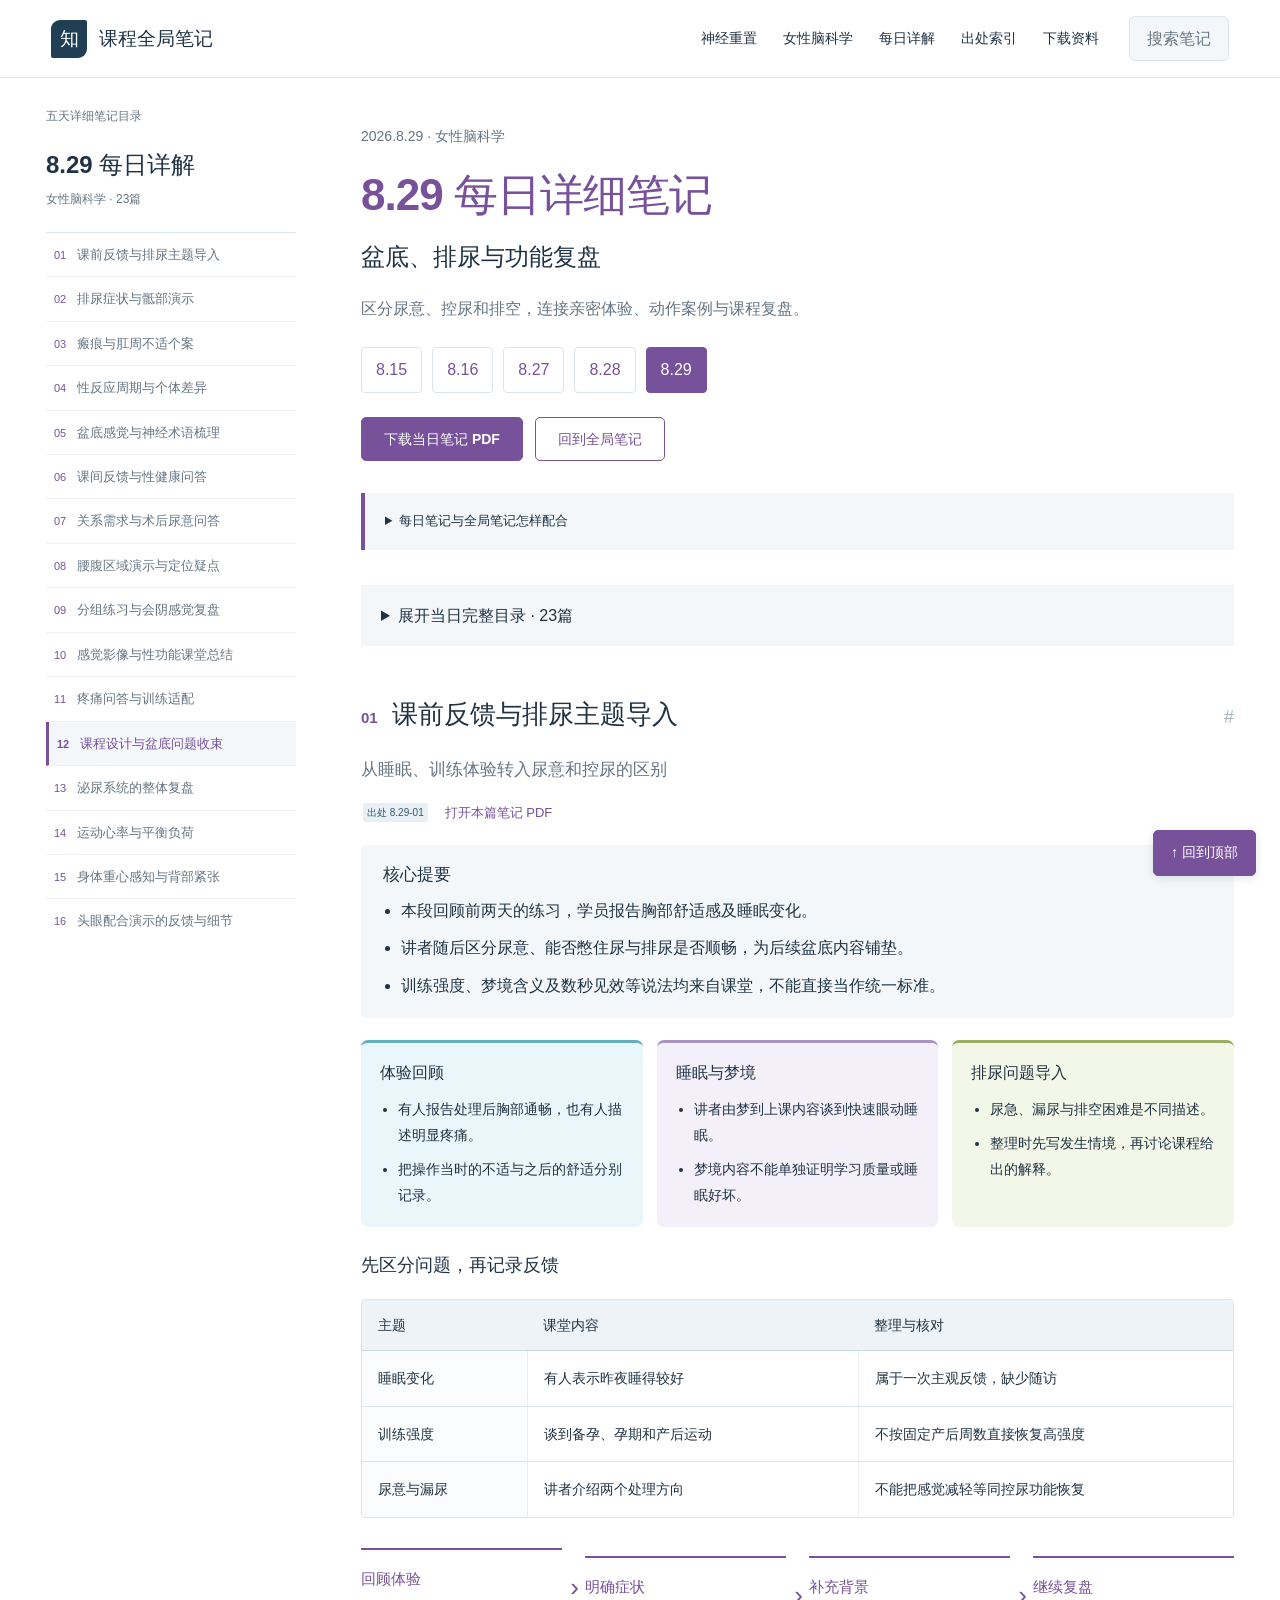
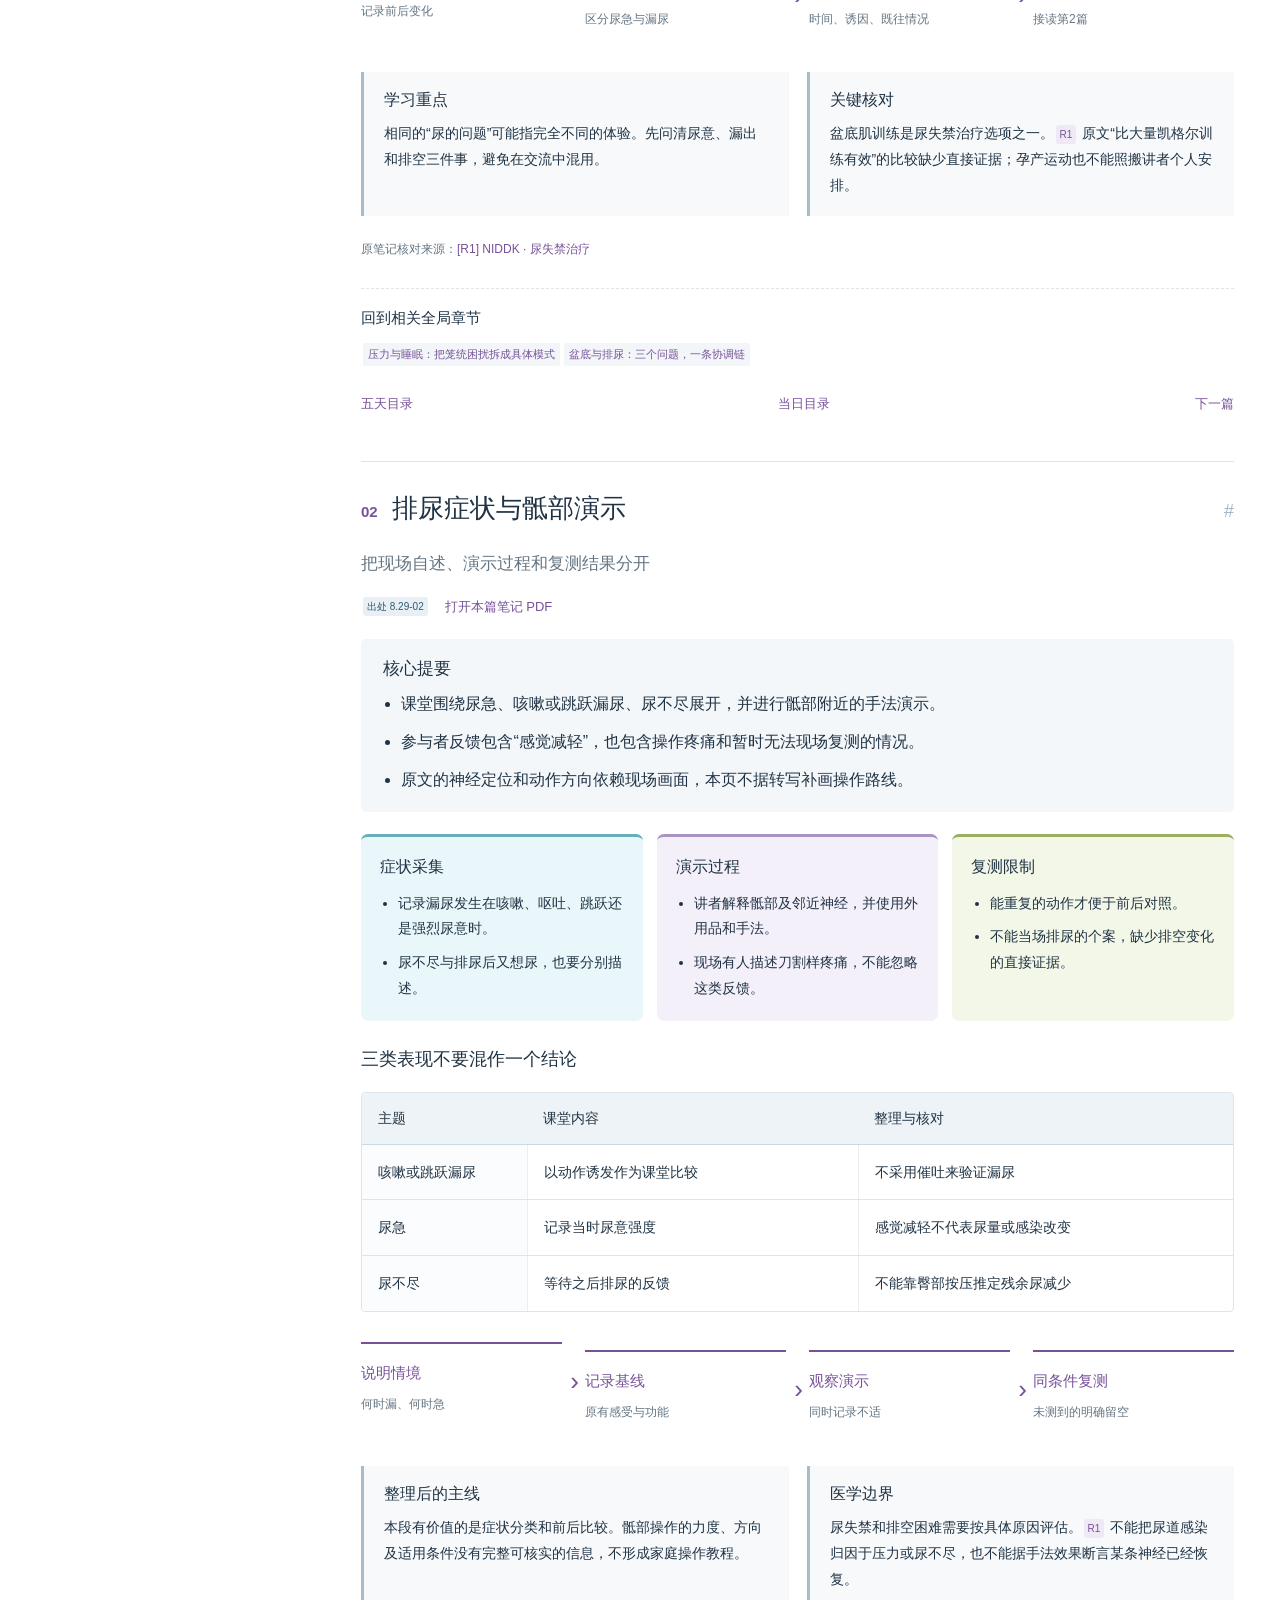
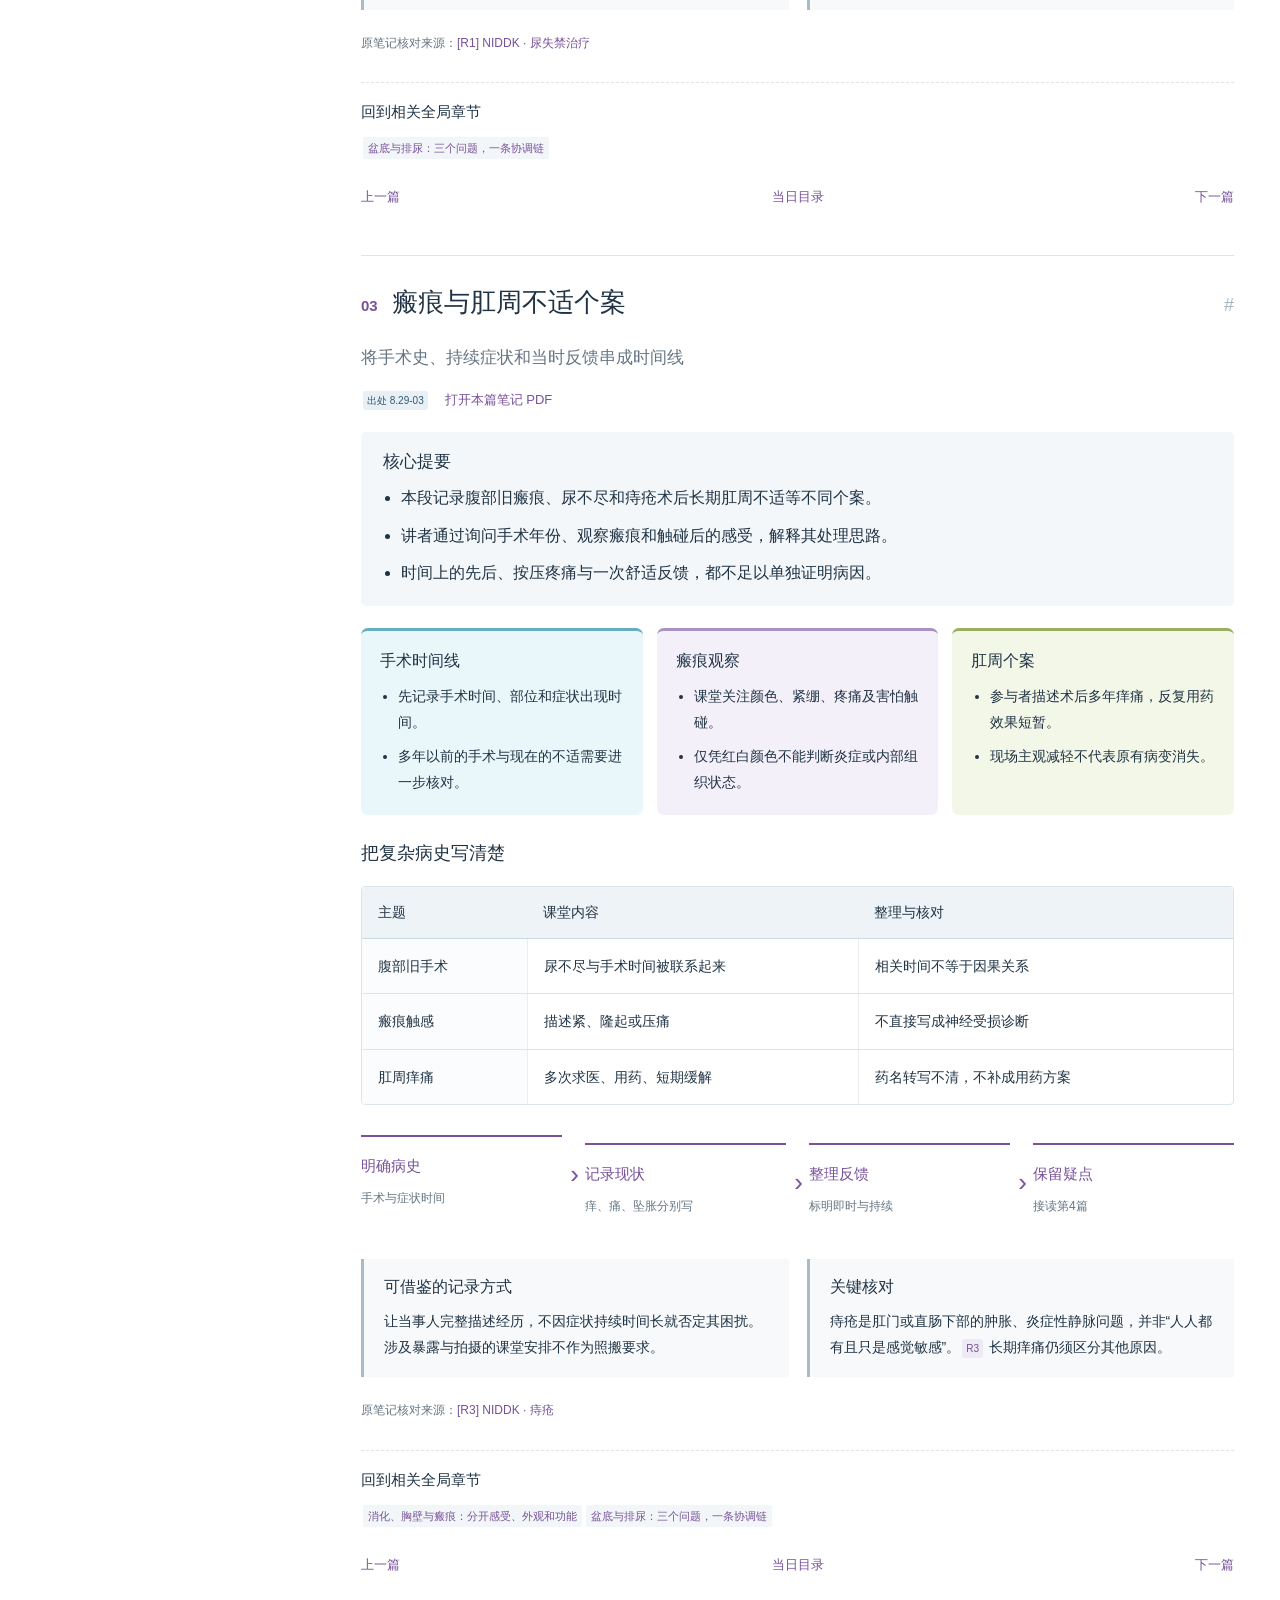
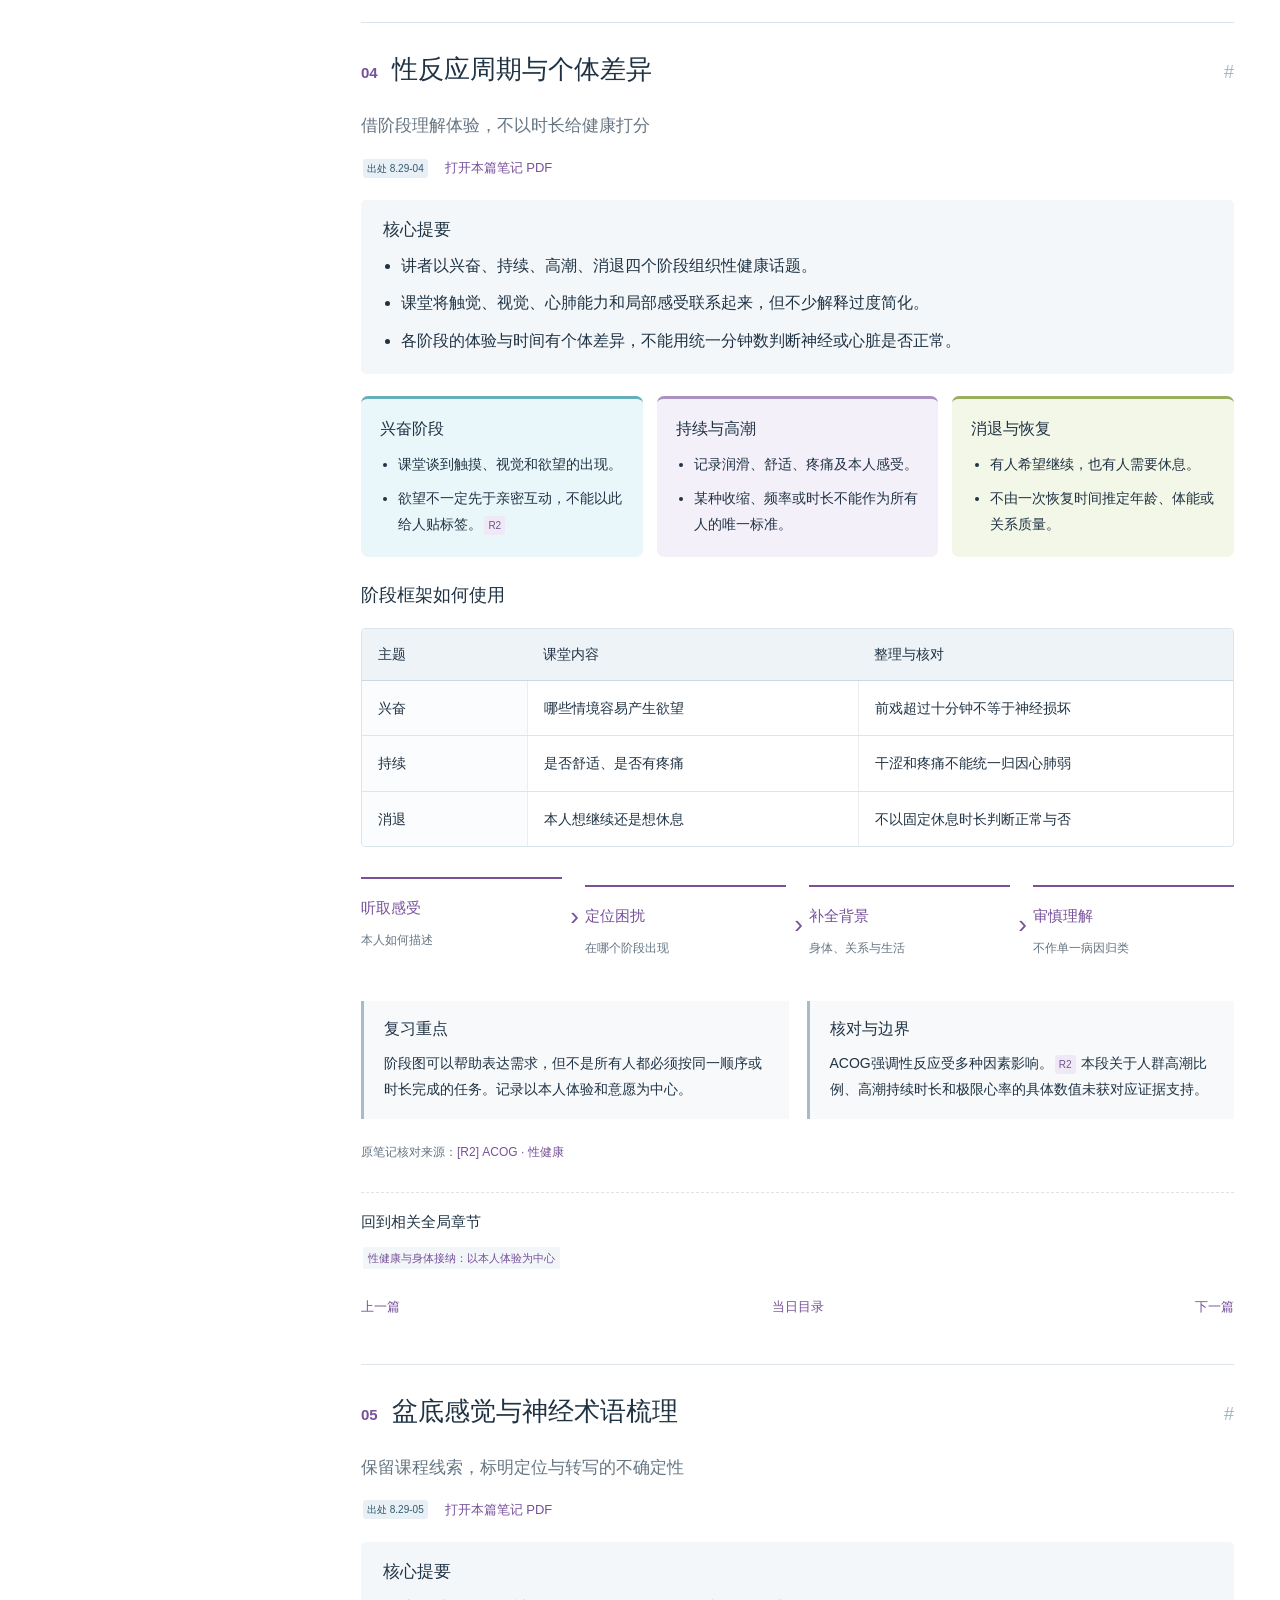
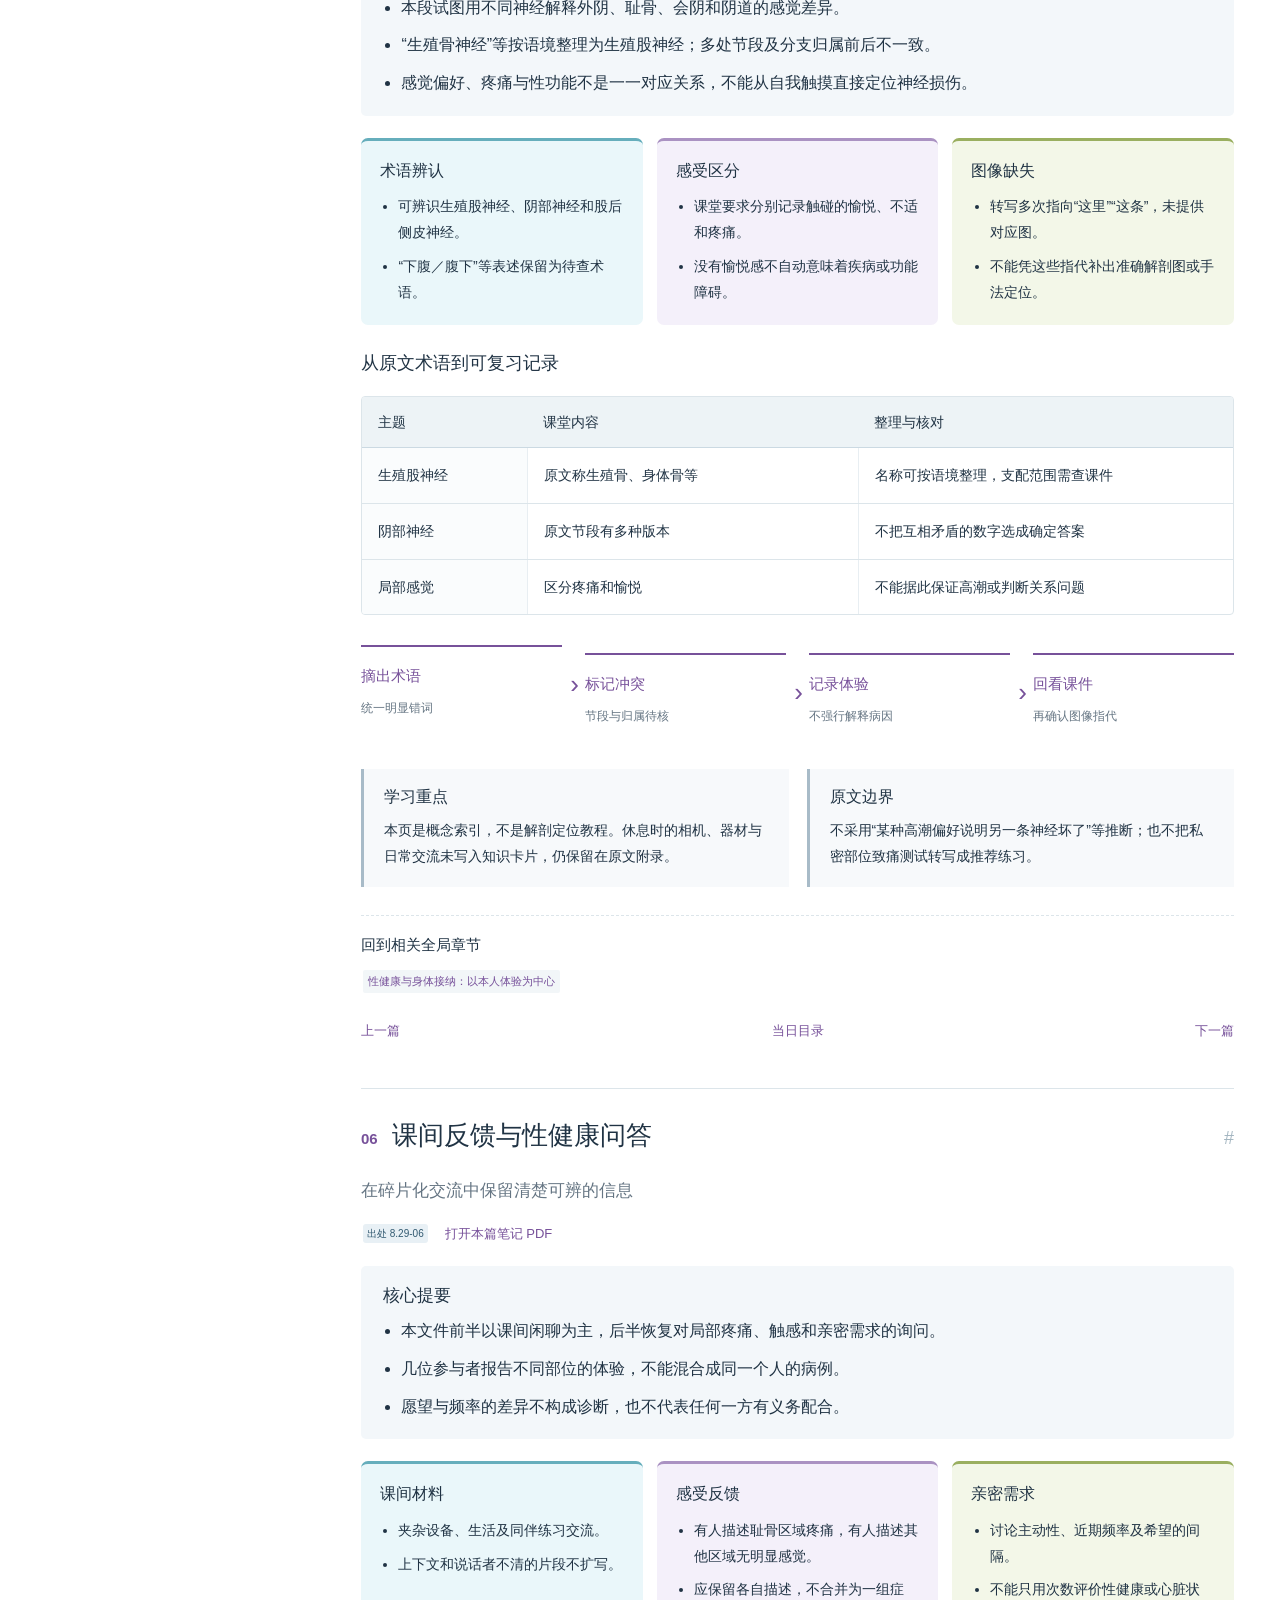
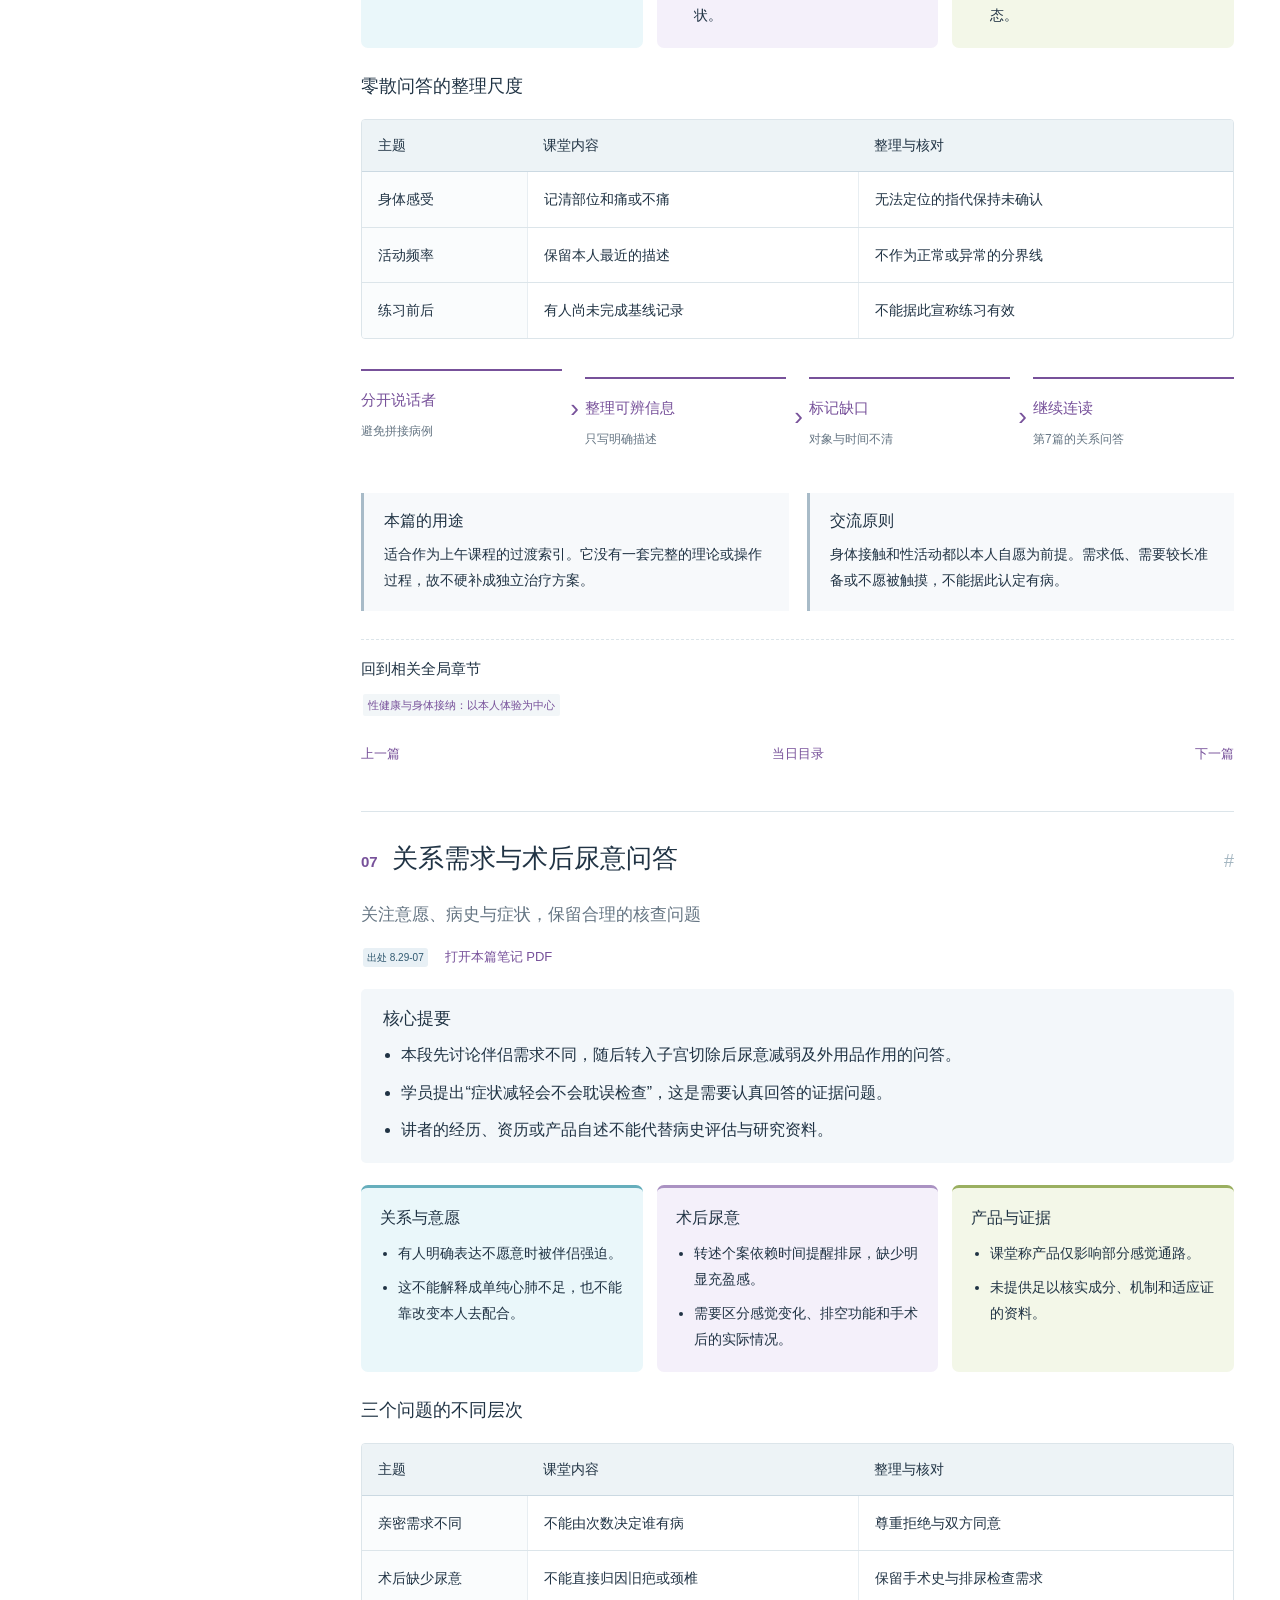
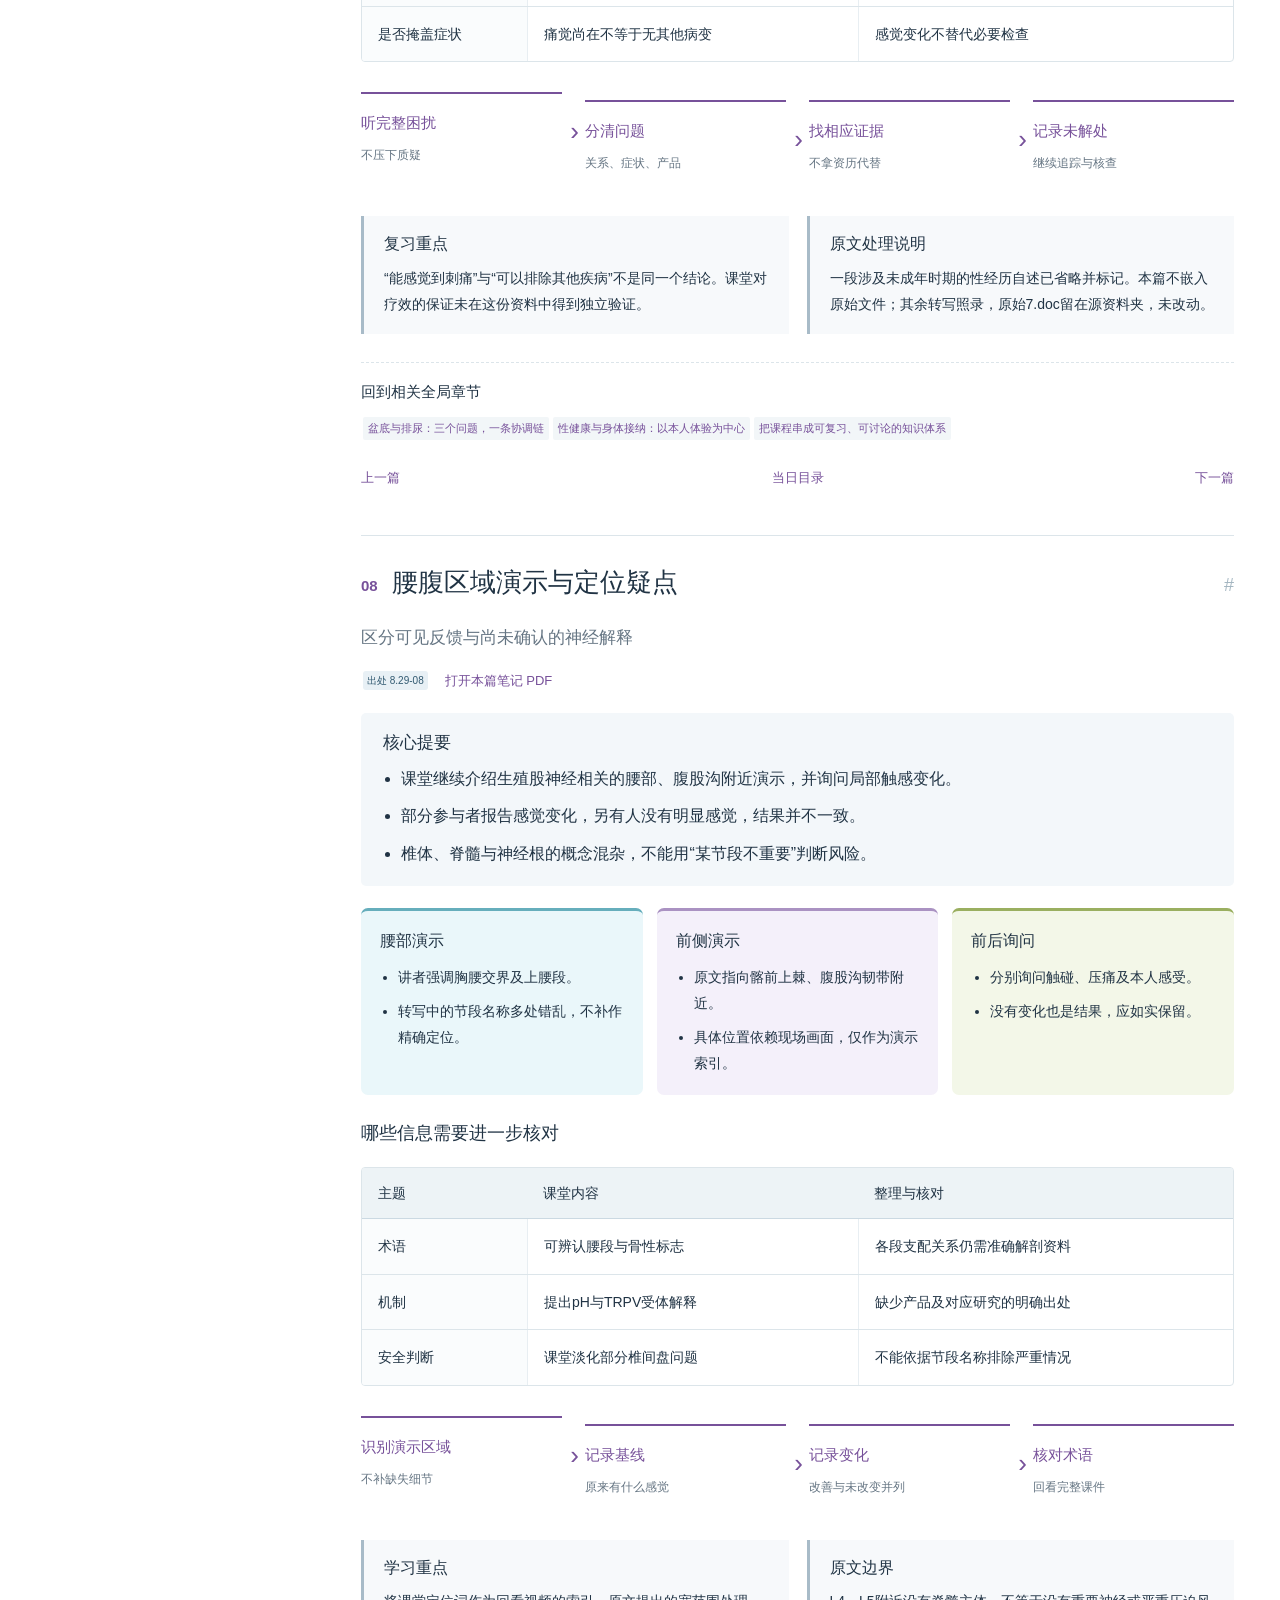
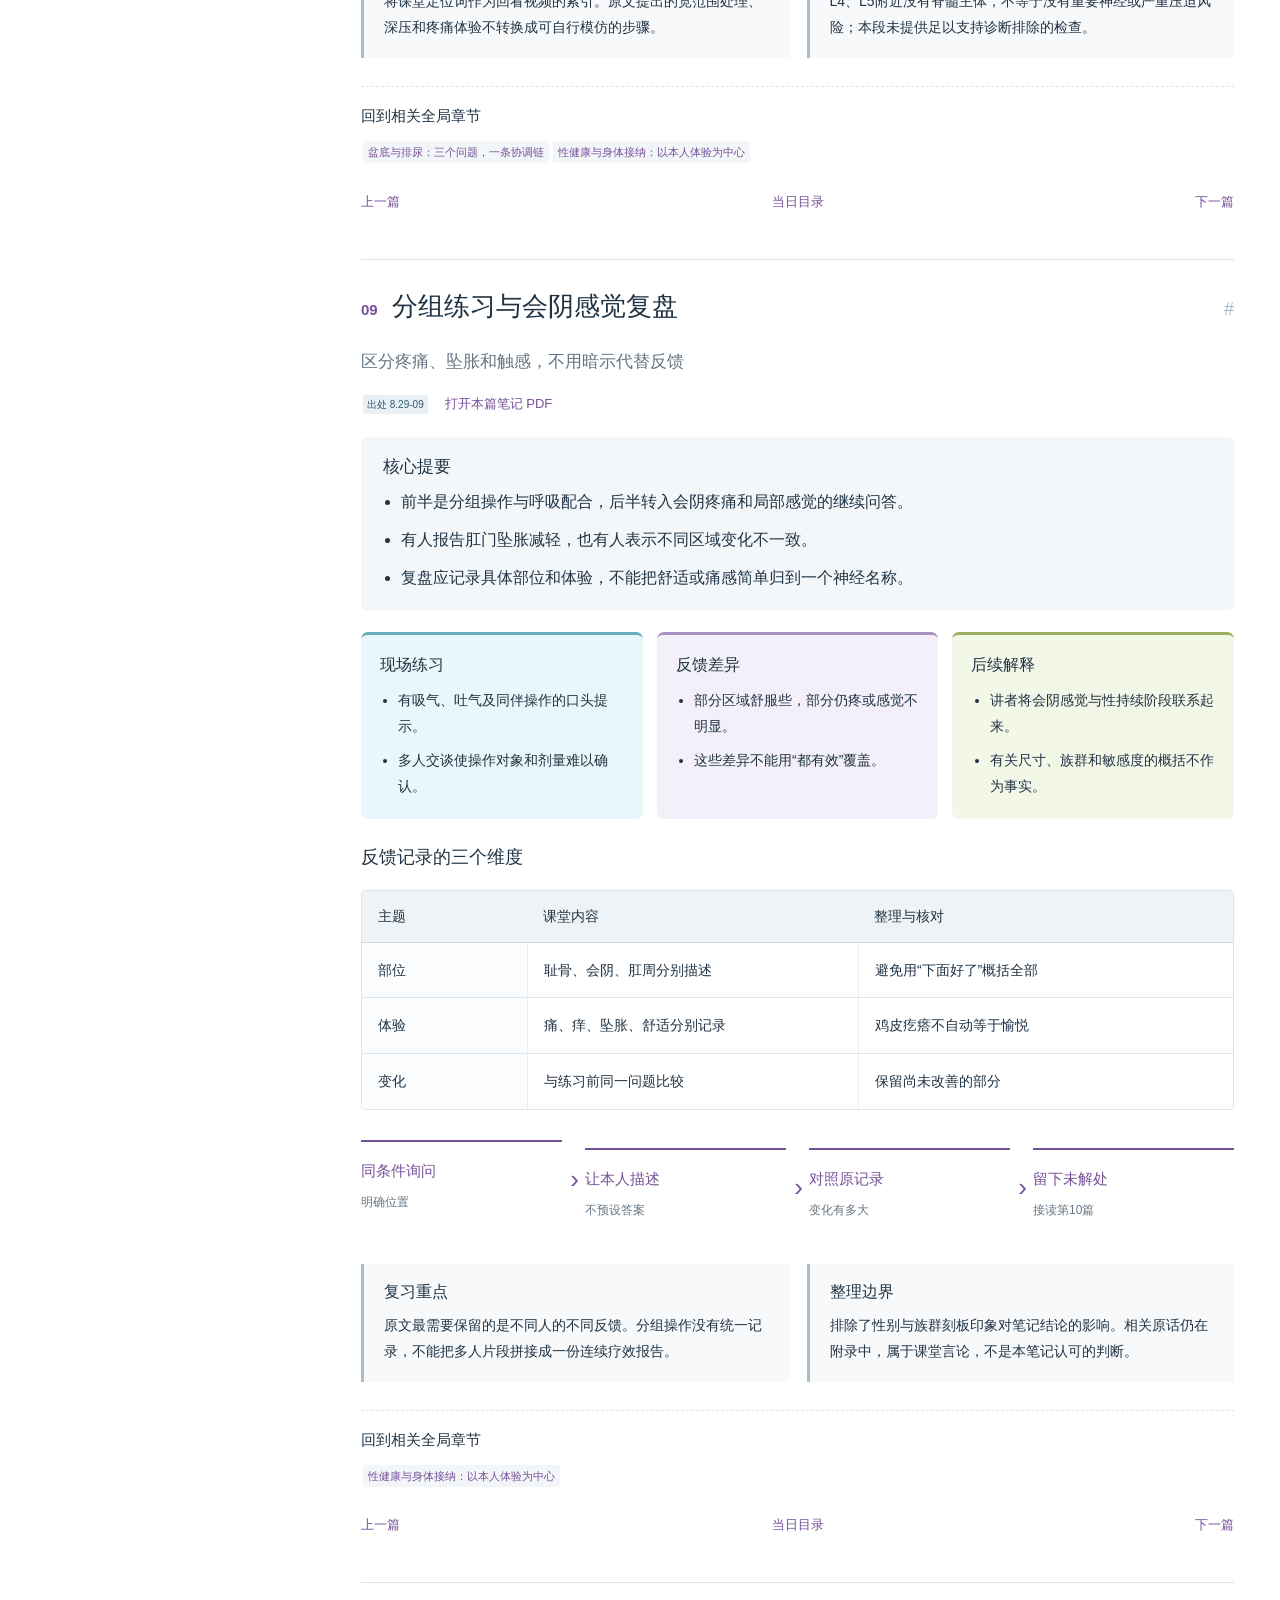
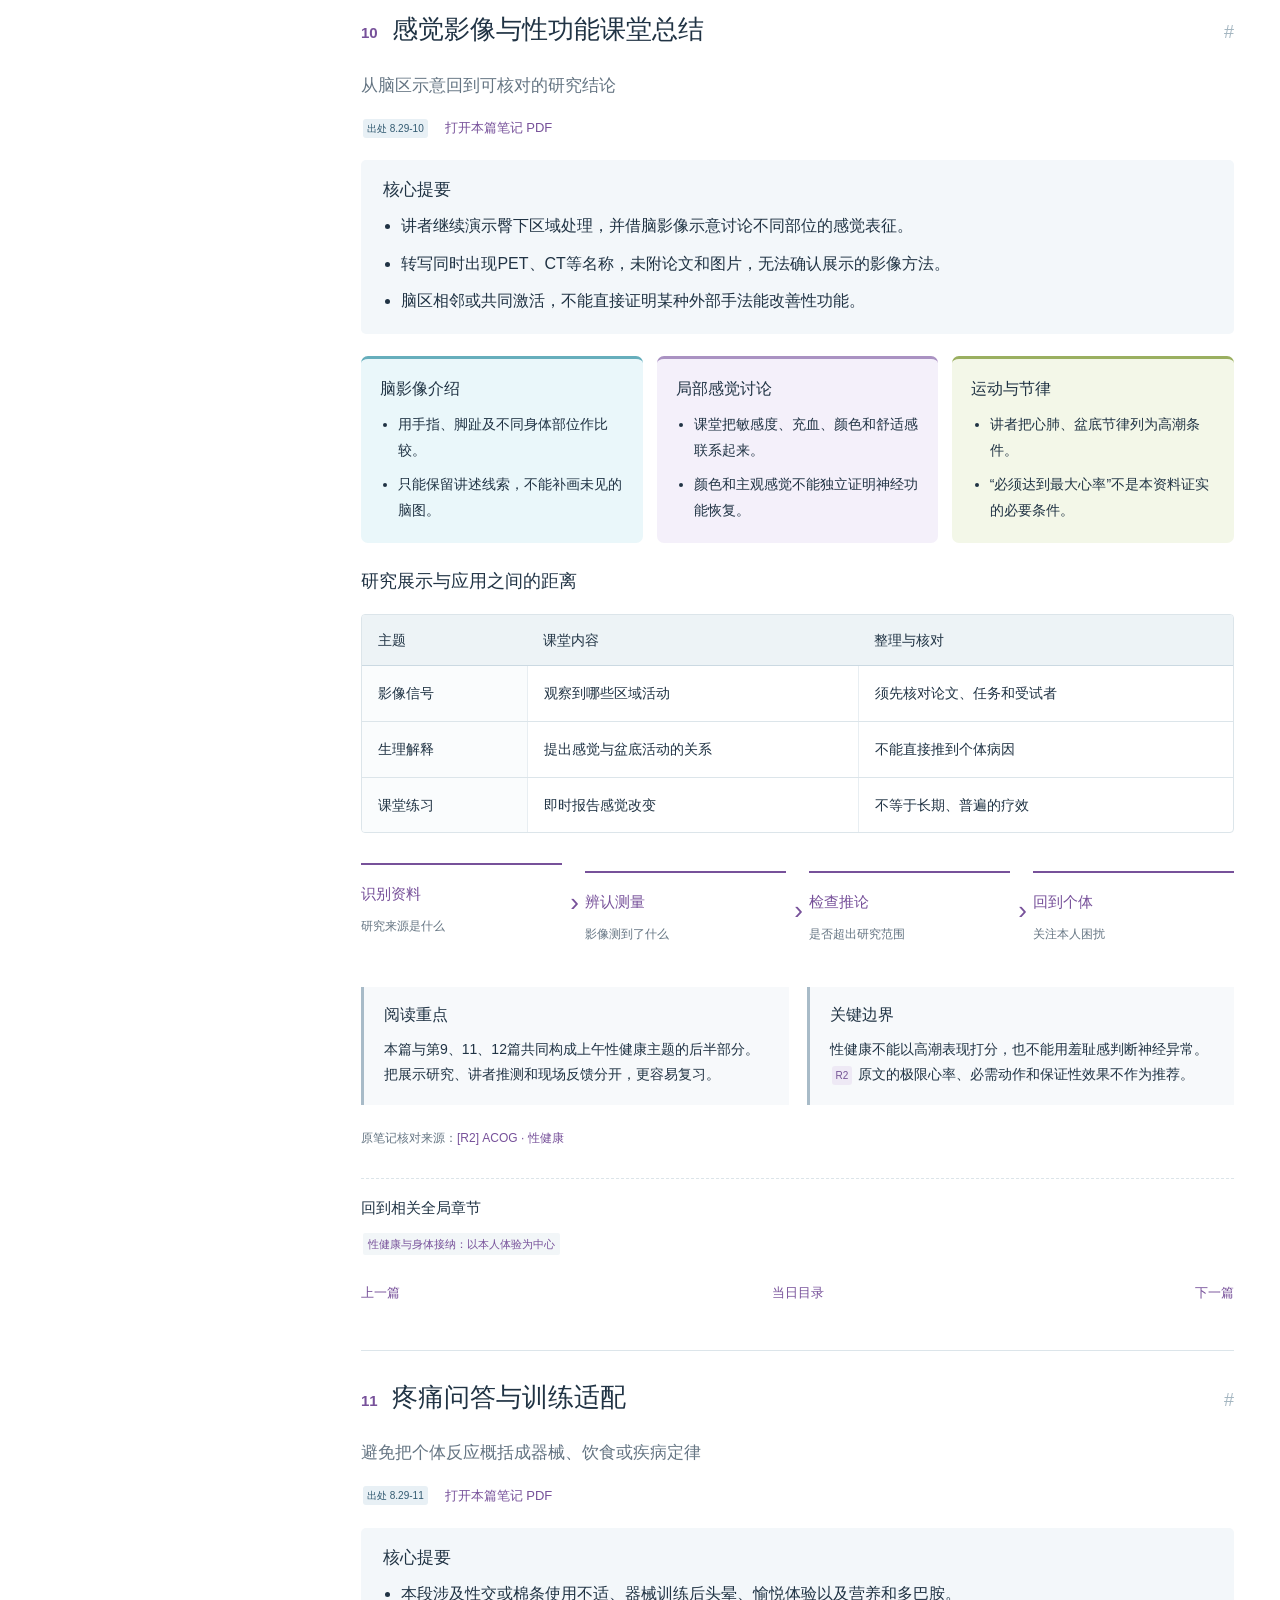
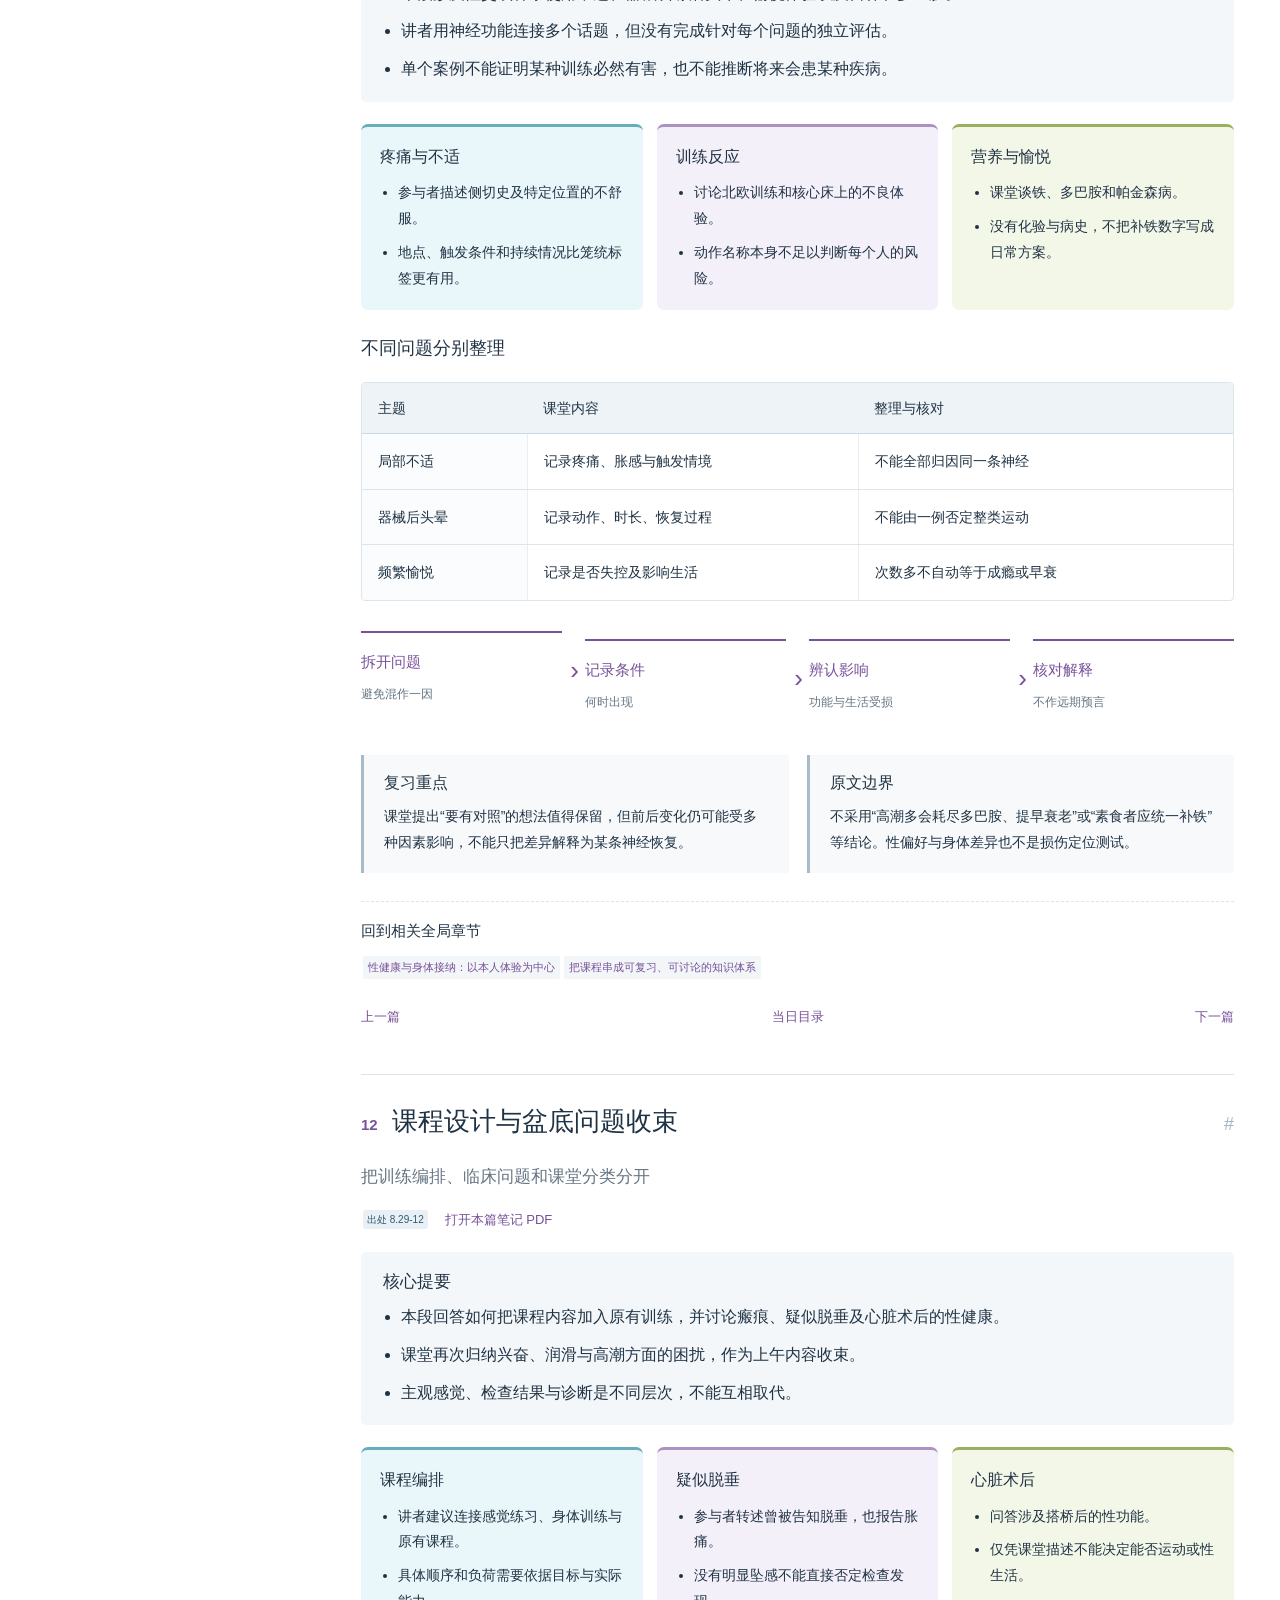
<file: docs/daily-8-29.html>
<!doctype html><html lang="zh-CN"><head><meta charset="utf-8"><meta name="viewport" content="width=device-width,initial-scale=1"><title>8.29 每日详细笔记 | 课程全局笔记</title><meta name="description" content="神经重置与女性脑科学课程的主题笔记、逻辑图、对照表和可追溯出处。"><link rel="stylesheet" href="assets/style.css?v=20261030-daily"><link rel="stylesheet" href="assets/daily.css?v=20261030-daily"><script src="assets/data.js?v=20261030-daily" defer></script><script src="assets/app.js?v=20261030-daily" defer></script></head>
    <body style="--accent:#77519A"><a class="skip" href="#main">跳到正文</a><header class="topbar"><a class="brand" href="index.html"><span class="brand-mark" aria-hidden="true">知</span>课程全局笔记</a><nav aria-label="全站导航"><a href="neural-reset.html">神经重置</a><a href="women-neuroscience.html">女性脑科学</a><a href="daily.html">每日详解</a><a href="sources.html">出处索引</a><a href="index.html#downloads">下载资料</a></nav><button class="search-open" type="button">搜索笔记</button></header>
    <div class="reading-layout daily-reading"><aside class="sidebar"><a class="back-home" href="daily.html">五天详细笔记目录</a><h2>8.29 每日详解</h2><p>女性脑科学 · 23篇</p><nav aria-label="当日篇目"><a href="#note-01"><span>01</span>课前反馈与排尿主题导入</a><a href="#note-02"><span>02</span>排尿症状与骶部演示</a><a href="#note-03"><span>03</span>瘢痕与肛周不适个案</a><a href="#note-04"><span>04</span>性反应周期与个体差异</a><a href="#note-05"><span>05</span>盆底感觉与神经术语梳理</a><a href="#note-06"><span>06</span>课间反馈与性健康问答</a><a href="#note-07"><span>07</span>关系需求与术后尿意问答</a><a href="#note-08"><span>08</span>腰腹区域演示与定位疑点</a><a href="#note-09"><span>09</span>分组练习与会阴感觉复盘</a><a href="#note-10"><span>10</span>感觉影像与性功能课堂总结</a><a href="#note-11"><span>11</span>疼痛问答与训练适配</a><a href="#note-12"><span>12</span>课程设计与盆底问题收束</a><a href="#note-13"><span>13</span>泌尿系统的整体复盘</a><a href="#note-14"><span>14</span>运动心率与平衡负荷</a><a href="#note-15"><span>15</span>身体重心感知与背部紧张</a><a href="#note-16"><span>16</span>头眼配合演示的反馈与细节</a><a href="#note-17"><span>17</span>长期步态困扰个案的开始</a><a href="#note-18"><span>18</span>分级动作与身体感受练习</a><a href="#note-19"><span>19</span>个案收尾与抗衰话题</a><a href="#note-20"><span>20</span>运动建议与感觉敏感话题</a><a href="#note-21"><span>21</span>手指节拍练习与不同反馈</a><a href="#note-22"><span>22</span>关节弹响与术后身体感受</a><a href="#note-23"><span>23</span>身体接纳与课程收尾问答</a></nav><a class="download-link" href="downloads/daily/8-29.pdf" download>下载当日笔记 PDF</a></aside><main id="main" class="reading"><header class="course-header"><p class="date">2026.8.29 · 女性脑科学</p><h1>8.29 每日详细笔记</h1><p class="subtitle">盆底、排尿与功能复盘</p><p>区分尿意、控尿和排空，连接亲密体验、动作案例与课程复盘。</p><nav class="day-switch" aria-label="切换日期"><a href="daily-8-15.html">8.15</a><a href="daily-8-16.html">8.16</a><a href="daily-8-27.html">8.27</a><a href="daily-8-28.html">8.28</a><a href="daily-8-29.html" aria-current="page">8.29</a></nav><div class="course-actions"><a class="button" href="downloads/daily/8-29.pdf" download>下载当日笔记 PDF</a><a class="button secondary" href="women-neuroscience.html">回到全局笔记</a></div><a class="return-context" hidden></a></header>
          <details class="reading-note"><summary>每日笔记与全局笔记怎样配合</summary><p>全局笔记帮助理解跨日期的知识联系；这里保留每份材料已整理的提要、概念卡、表格和逻辑图。点击篇末的相关全局章节可以返回整体脉络。</p><p>本页及当日PDF仅收录结构化笔记。笔记中提到的“原文附录”保留在客户原有资料中；原文件编号和页码仍可在出处中查阅。R编号沿用各日原笔记的核对来源，同一编号在不同日期可能指向不同资料。</p></details>
          <details class="daily-inline-toc"><summary>展开当日完整目录 · 23篇</summary><nav aria-label="正文篇目目录"><a href="#note-01"><span>01</span>课前反馈与排尿主题导入</a><a href="#note-02"><span>02</span>排尿症状与骶部演示</a><a href="#note-03"><span>03</span>瘢痕与肛周不适个案</a><a href="#note-04"><span>04</span>性反应周期与个体差异</a><a href="#note-05"><span>05</span>盆底感觉与神经术语梳理</a><a href="#note-06"><span>06</span>课间反馈与性健康问答</a><a href="#note-07"><span>07</span>关系需求与术后尿意问答</a><a href="#note-08"><span>08</span>腰腹区域演示与定位疑点</a><a href="#note-09"><span>09</span>分组练习与会阴感觉复盘</a><a href="#note-10"><span>10</span>感觉影像与性功能课堂总结</a><a href="#note-11"><span>11</span>疼痛问答与训练适配</a><a href="#note-12"><span>12</span>课程设计与盆底问题收束</a><a href="#note-13"><span>13</span>泌尿系统的整体复盘</a><a href="#note-14"><span>14</span>运动心率与平衡负荷</a><a href="#note-15"><span>15</span>身体重心感知与背部紧张</a><a href="#note-16"><span>16</span>头眼配合演示的反馈与细节</a><a href="#note-17"><span>17</span>长期步态困扰个案的开始</a><a href="#note-18"><span>18</span>分级动作与身体感受练习</a><a href="#note-19"><span>19</span>个案收尾与抗衰话题</a><a href="#note-20"><span>20</span>运动建议与感觉敏感话题</a><a href="#note-21"><span>21</span>手指节拍练习与不同反馈</a><a href="#note-22"><span>22</span>关节弹响与术后身体感受</a><a href="#note-23"><span>23</span>身体接纳与课程收尾问答</a></nav></details><article class="chapter daily-note" id="note-01" data-note-id="8.29-01">
              <header class="chapter-heading"><span class="chapter-no">01</span><h2>课前反馈与排尿主题导入</h2><a class="anchor" href="#note-01" aria-label="链接到本篇">#</a></header>
              <p class="note-subtitle">从睡眠、训练体验转入尿意和控尿的区别</p><div class="note-actions"><button class="ref" data-source="8.29-01" type="button">出处 8.29-01</button><a href="downloads/daily/8-29.pdf#page=1" target="_blank" rel="noopener">打开本篇笔记 PDF</a></div><a class="return-context note-return" hidden></a>
              <div class="note-summary"><h3>核心提要</h3><ul><li>本段回顾前两天的练习，学员报告胸部舒适感及睡眠变化。</li><li>讲者随后区分尿意、能否憋住尿与排尿是否顺畅，为后续盆底内容铺垫。</li><li>训练强度、梦境含义及数秒见效等说法均来自课堂，不能直接当作统一标准。</li></ul></div>
              <div class="concepts"><div class="concept"><h3>体验回顾</h3><ul><li>有人报告处理后胸部通畅，也有人描述明显疼痛。</li><li>把操作当时的不适与之后的舒适分别记录。</li></ul></div><div class="concept"><h3>睡眠与梦境</h3><ul><li>讲者由梦到上课内容谈到快速眼动睡眠。</li><li>梦境内容不能单独证明学习质量或睡眠好坏。</li></ul></div><div class="concept"><h3>排尿问题导入</h3><ul><li>尿急、漏尿与排空困难是不同描述。</li><li>整理时先写发生情境，再讨论课程给出的解释。</li></ul></div></div><h3 class="note-table-title">先区分问题，再记录反馈</h3><div class="table-scroll" role="region" tabindex="0" aria-label="先区分问题，再记录反馈"><table><thead><tr><th scope="col">主题</th><th scope="col">课堂内容</th><th scope="col">整理与核对</th></tr></thead><tbody><tr><td>睡眠变化</td><td>有人表示昨夜睡得较好</td><td>属于一次主观反馈，缺少随访</td></tr><tr><td>训练强度</td><td>谈到备孕、孕期和产后运动</td><td>不按固定产后周数直接恢复高强度</td></tr><tr><td>尿意与漏尿</td><td>讲者介绍两个处理方向</td><td>不能把感觉减轻等同控尿功能恢复</td></tr></tbody></table></div><ol class="flow" aria-label="逻辑关系图"><li><strong>回顾体验</strong><span>记录前后变化</span></li><li><strong>明确症状</strong><span>区分尿急与漏尿</span></li><li><strong>补充背景</strong><span>时间、诱因、既往情况</span></li><li><strong>继续复盘</strong><span>接读第2篇</span></li></ol><div class="detail-bottom"><div class="review"><h3>学习重点</h3><p>相同的“尿的问题”可能指完全不同的体验。先问清尿意、漏出和排空三件事，避免在交流中混用。</p></div><div class="review"><h3>关键核对</h3><p>盆底肌训练是尿失禁治疗选项之一。<a class="ref external" href="https://www.niddk.nih.gov/health-information/urologic-diseases/bladder-control-problems/treatment" target="_blank" rel="noopener" title="NIDDK · 尿失禁治疗">R1</a> 原文“比大量凯格尔训练有效”的比较缺少直接证据；孕产运动也不能照搬讲者个人安排。</p></div></div><p class="note-references">原笔记核对来源：<a href="https://www.niddk.nih.gov/health-information/urologic-diseases/bladder-control-problems/treatment" target="_blank" rel="noopener">[R1] NIDDK · 尿失禁治疗</a></p>
              <div class="related-global"><h3>回到相关全局章节</h3><div><a class="chapter-tag" href="women-neuroscience.html#sleep">压力与睡眠：把笼统困扰拆成具体模式</a><a class="chapter-tag" href="women-neuroscience.html#urinary">盆底与排尿：三个问题，一条协调链</a></div></div><nav class="note-pagination" aria-label="8.29-01篇目导航"><a href="daily.html">五天目录</a><a href="#main">当日目录</a><a href="#note-02">下一篇</a></nav></article><article class="chapter daily-note" id="note-02" data-note-id="8.29-02">
              <header class="chapter-heading"><span class="chapter-no">02</span><h2>排尿症状与骶部演示</h2><a class="anchor" href="#note-02" aria-label="链接到本篇">#</a></header>
              <p class="note-subtitle">把现场自述、演示过程和复测结果分开</p><div class="note-actions"><button class="ref" data-source="8.29-02" type="button">出处 8.29-02</button><a href="downloads/daily/8-29.pdf#page=2" target="_blank" rel="noopener">打开本篇笔记 PDF</a></div><a class="return-context note-return" hidden></a>
              <div class="note-summary"><h3>核心提要</h3><ul><li>课堂围绕尿急、咳嗽或跳跃漏尿、尿不尽展开，并进行骶部附近的手法演示。</li><li>参与者反馈包含“感觉减轻”，也包含操作疼痛和暂时无法现场复测的情况。</li><li>原文的神经定位和动作方向依赖现场画面，本页不据转写补画操作路线。</li></ul></div>
              <div class="concepts"><div class="concept"><h3>症状采集</h3><ul><li>记录漏尿发生在咳嗽、呕吐、跳跃还是强烈尿意时。</li><li>尿不尽与排尿后又想尿，也要分别描述。</li></ul></div><div class="concept"><h3>演示过程</h3><ul><li>讲者解释骶部及邻近神经，并使用外用品和手法。</li><li>现场有人描述刀割样疼痛，不能忽略这类反馈。</li></ul></div><div class="concept"><h3>复测限制</h3><ul><li>能重复的动作才便于前后对照。</li><li>不能当场排尿的个案，缺少排空变化的直接证据。</li></ul></div></div><h3 class="note-table-title">三类表现不要混作一个结论</h3><div class="table-scroll" role="region" tabindex="0" aria-label="三类表现不要混作一个结论"><table><thead><tr><th scope="col">主题</th><th scope="col">课堂内容</th><th scope="col">整理与核对</th></tr></thead><tbody><tr><td>咳嗽或跳跃漏尿</td><td>以动作诱发作为课堂比较</td><td>不采用催吐来验证漏尿</td></tr><tr><td>尿急</td><td>记录当时尿意强度</td><td>感觉减轻不代表尿量或感染改变</td></tr><tr><td>尿不尽</td><td>等待之后排尿的反馈</td><td>不能靠臀部按压推定残余尿减少</td></tr></tbody></table></div><ol class="flow" aria-label="逻辑关系图"><li><strong>说明情境</strong><span>何时漏、何时急</span></li><li><strong>记录基线</strong><span>原有感受与功能</span></li><li><strong>观察演示</strong><span>同时记录不适</span></li><li><strong>同条件复测</strong><span>未测到的明确留空</span></li></ol><div class="detail-bottom"><div class="review"><h3>整理后的主线</h3><p>本段有价值的是症状分类和前后比较。骶部操作的力度、方向及适用条件没有完整可核实的信息，不形成家庭操作教程。</p></div><div class="review"><h3>医学边界</h3><p>尿失禁和排空困难需要按具体原因评估。<a class="ref external" href="https://www.niddk.nih.gov/health-information/urologic-diseases/bladder-control-problems/treatment" target="_blank" rel="noopener" title="NIDDK · 尿失禁治疗">R1</a> 不能把尿道感染归因于压力或尿不尽，也不能据手法效果断言某条神经已经恢复。</p></div></div><p class="note-references">原笔记核对来源：<a href="https://www.niddk.nih.gov/health-information/urologic-diseases/bladder-control-problems/treatment" target="_blank" rel="noopener">[R1] NIDDK · 尿失禁治疗</a></p>
              <div class="related-global"><h3>回到相关全局章节</h3><div><a class="chapter-tag" href="women-neuroscience.html#urinary">盆底与排尿：三个问题，一条协调链</a></div></div><nav class="note-pagination" aria-label="8.29-02篇目导航"><a href="#note-01">上一篇</a><a href="#main">当日目录</a><a href="#note-03">下一篇</a></nav></article><article class="chapter daily-note" id="note-03" data-note-id="8.29-03">
              <header class="chapter-heading"><span class="chapter-no">03</span><h2>瘢痕与肛周不适个案</h2><a class="anchor" href="#note-03" aria-label="链接到本篇">#</a></header>
              <p class="note-subtitle">将手术史、持续症状和当时反馈串成时间线</p><div class="note-actions"><button class="ref" data-source="8.29-03" type="button">出处 8.29-03</button><a href="downloads/daily/8-29.pdf#page=3" target="_blank" rel="noopener">打开本篇笔记 PDF</a></div><a class="return-context note-return" hidden></a>
              <div class="note-summary"><h3>核心提要</h3><ul><li>本段记录腹部旧瘢痕、尿不尽和痔疮术后长期肛周不适等不同个案。</li><li>讲者通过询问手术年份、观察瘢痕和触碰后的感受，解释其处理思路。</li><li>时间上的先后、按压疼痛与一次舒适反馈，都不足以单独证明病因。</li></ul></div>
              <div class="concepts"><div class="concept"><h3>手术时间线</h3><ul><li>先记录手术时间、部位和症状出现时间。</li><li>多年以前的手术与现在的不适需要进一步核对。</li></ul></div><div class="concept"><h3>瘢痕观察</h3><ul><li>课堂关注颜色、紧绷、疼痛及害怕触碰。</li><li>仅凭红白颜色不能判断炎症或内部组织状态。</li></ul></div><div class="concept"><h3>肛周个案</h3><ul><li>参与者描述术后多年痒痛，反复用药效果短暂。</li><li>现场主观减轻不代表原有病变消失。</li></ul></div></div><h3 class="note-table-title">把复杂病史写清楚</h3><div class="table-scroll" role="region" tabindex="0" aria-label="把复杂病史写清楚"><table><thead><tr><th scope="col">主题</th><th scope="col">课堂内容</th><th scope="col">整理与核对</th></tr></thead><tbody><tr><td>腹部旧手术</td><td>尿不尽与手术时间被联系起来</td><td>相关时间不等于因果关系</td></tr><tr><td>瘢痕触感</td><td>描述紧、隆起或压痛</td><td>不直接写成神经受损诊断</td></tr><tr><td>肛周痒痛</td><td>多次求医、用药、短期缓解</td><td>药名转写不清，不补成用药方案</td></tr></tbody></table></div><ol class="flow" aria-label="逻辑关系图"><li><strong>明确病史</strong><span>手术与症状时间</span></li><li><strong>记录现状</strong><span>痒、痛、坠胀分别写</span></li><li><strong>整理反馈</strong><span>标明即时与持续</span></li><li><strong>保留疑点</strong><span>接读第4篇</span></li></ol><div class="detail-bottom"><div class="review"><h3>可借鉴的记录方式</h3><p>让当事人完整描述经历，不因症状持续时间长就否定其困扰。涉及暴露与拍摄的课堂安排不作为照搬要求。</p></div><div class="review"><h3>关键核对</h3><p>痔疮是肛门或直肠下部的肿胀、炎症性静脉问题，并非“人人都有且只是感觉敏感”。<a class="ref external" href="https://www.niddk.nih.gov/health-information/digestive-diseases/hemorrhoids/definition-facts" target="_blank" rel="noopener" title="NIDDK · 痔疮">R3</a> 长期痒痛仍须区分其他原因。</p></div></div><p class="note-references">原笔记核对来源：<a href="https://www.niddk.nih.gov/health-information/digestive-diseases/hemorrhoids/definition-facts" target="_blank" rel="noopener">[R3] NIDDK · 痔疮</a></p>
              <div class="related-global"><h3>回到相关全局章节</h3><div><a class="chapter-tag" href="women-neuroscience.html#digestion">消化、胸壁与瘢痕：分开感受、外观和功能</a><a class="chapter-tag" href="women-neuroscience.html#urinary">盆底与排尿：三个问题，一条协调链</a></div></div><nav class="note-pagination" aria-label="8.29-03篇目导航"><a href="#note-02">上一篇</a><a href="#main">当日目录</a><a href="#note-04">下一篇</a></nav></article><article class="chapter daily-note" id="note-04" data-note-id="8.29-04">
              <header class="chapter-heading"><span class="chapter-no">04</span><h2>性反应周期与个体差异</h2><a class="anchor" href="#note-04" aria-label="链接到本篇">#</a></header>
              <p class="note-subtitle">借阶段理解体验，不以时长给健康打分</p><div class="note-actions"><button class="ref" data-source="8.29-04" type="button">出处 8.29-04</button><a href="downloads/daily/8-29.pdf#page=4" target="_blank" rel="noopener">打开本篇笔记 PDF</a></div><a class="return-context note-return" hidden></a>
              <div class="note-summary"><h3>核心提要</h3><ul><li>讲者以兴奋、持续、高潮、消退四个阶段组织性健康话题。</li><li>课堂将触觉、视觉、心肺能力和局部感受联系起来，但不少解释过度简化。</li><li>各阶段的体验与时间有个体差异，不能用统一分钟数判断神经或心脏是否正常。</li></ul></div>
              <div class="concepts"><div class="concept"><h3>兴奋阶段</h3><ul><li>课堂谈到触摸、视觉和欲望的出现。</li><li>欲望不一定先于亲密互动，不能以此给人贴标签。<a class="ref external" href="https://www.acog.org/womens-health/faqs/your-sexual-health" target="_blank" rel="noopener" title="ACOG · 性健康">R2</a></li></ul></div><div class="concept"><h3>持续与高潮</h3><ul><li>记录润滑、舒适、疼痛及本人感受。</li><li>某种收缩、频率或时长不能作为所有人的唯一标准。</li></ul></div><div class="concept"><h3>消退与恢复</h3><ul><li>有人希望继续，也有人需要休息。</li><li>不由一次恢复时间推定年龄、体能或关系质量。</li></ul></div></div><h3 class="note-table-title">阶段框架如何使用</h3><div class="table-scroll" role="region" tabindex="0" aria-label="阶段框架如何使用"><table><thead><tr><th scope="col">主题</th><th scope="col">课堂内容</th><th scope="col">整理与核对</th></tr></thead><tbody><tr><td>兴奋</td><td>哪些情境容易产生欲望</td><td>前戏超过十分钟不等于神经损坏</td></tr><tr><td>持续</td><td>是否舒适、是否有疼痛</td><td>干涩和疼痛不能统一归因心肺弱</td></tr><tr><td>消退</td><td>本人想继续还是想休息</td><td>不以固定休息时长判断正常与否</td></tr></tbody></table></div><ol class="flow" aria-label="逻辑关系图"><li><strong>听取感受</strong><span>本人如何描述</span></li><li><strong>定位困扰</strong><span>在哪个阶段出现</span></li><li><strong>补全背景</strong><span>身体、关系与生活</span></li><li><strong>审慎理解</strong><span>不作单一病因归类</span></li></ol><div class="detail-bottom"><div class="review"><h3>复习重点</h3><p>阶段图可以帮助表达需求，但不是所有人都必须按同一顺序或时长完成的任务。记录以本人体验和意愿为中心。</p></div><div class="review"><h3>核对与边界</h3><p>ACOG强调性反应受多种因素影响。<a class="ref external" href="https://www.acog.org/womens-health/faqs/your-sexual-health" target="_blank" rel="noopener" title="ACOG · 性健康">R2</a> 本段关于人群高潮比例、高潮持续时长和极限心率的具体数值未获对应证据支持。</p></div></div><p class="note-references">原笔记核对来源：<a href="https://www.acog.org/womens-health/faqs/your-sexual-health" target="_blank" rel="noopener">[R2] ACOG · 性健康</a></p>
              <div class="related-global"><h3>回到相关全局章节</h3><div><a class="chapter-tag" href="women-neuroscience.html#sexual-health">性健康与身体接纳：以本人体验为中心</a></div></div><nav class="note-pagination" aria-label="8.29-04篇目导航"><a href="#note-03">上一篇</a><a href="#main">当日目录</a><a href="#note-05">下一篇</a></nav></article><article class="chapter daily-note" id="note-05" data-note-id="8.29-05">
              <header class="chapter-heading"><span class="chapter-no">05</span><h2>盆底感觉与神经术语梳理</h2><a class="anchor" href="#note-05" aria-label="链接到本篇">#</a></header>
              <p class="note-subtitle">保留课程线索，标明定位与转写的不确定性</p><div class="note-actions"><button class="ref" data-source="8.29-05" type="button">出处 8.29-05</button><a href="downloads/daily/8-29.pdf#page=5" target="_blank" rel="noopener">打开本篇笔记 PDF</a></div><a class="return-context note-return" hidden></a>
              <div class="note-summary"><h3>核心提要</h3><ul><li>本段试图用不同神经解释外阴、耻骨、会阴和阴道的感觉差异。</li><li>“生殖骨神经”等按语境整理为生殖股神经；多处节段及分支归属前后不一致。</li><li>感觉偏好、疼痛与性功能不是一一对应关系，不能从自我触摸直接定位神经损伤。</li></ul></div>
              <div class="concepts"><div class="concept"><h3>术语辨认</h3><ul><li>可辨识生殖股神经、阴部神经和股后侧皮神经。</li><li>“下腹／腹下”等表述保留为待查术语。</li></ul></div><div class="concept"><h3>感受区分</h3><ul><li>课堂要求分别记录触碰的愉悦、不适和疼痛。</li><li>没有愉悦感不自动意味着疾病或功能障碍。</li></ul></div><div class="concept"><h3>图像缺失</h3><ul><li>转写多次指向“这里”“这条”，未提供对应图。</li><li>不能凭这些指代补出准确解剖图或手法定位。</li></ul></div></div><h3 class="note-table-title">从原文术语到可复习记录</h3><div class="table-scroll" role="region" tabindex="0" aria-label="从原文术语到可复习记录"><table><thead><tr><th scope="col">主题</th><th scope="col">课堂内容</th><th scope="col">整理与核对</th></tr></thead><tbody><tr><td>生殖股神经</td><td>原文称生殖骨、身体骨等</td><td>名称可按语境整理，支配范围需查课件</td></tr><tr><td>阴部神经</td><td>原文节段有多种版本</td><td>不把互相矛盾的数字选成确定答案</td></tr><tr><td>局部感觉</td><td>区分疼痛和愉悦</td><td>不能据此保证高潮或判断关系问题</td></tr></tbody></table></div><ol class="flow" aria-label="逻辑关系图"><li><strong>摘出术语</strong><span>统一明显错词</span></li><li><strong>标记冲突</strong><span>节段与归属待核</span></li><li><strong>记录体验</strong><span>不强行解释病因</span></li><li><strong>回看课件</strong><span>再确认图像指代</span></li></ol><div class="detail-bottom"><div class="review"><h3>学习重点</h3><p>本页是概念索引，不是解剖定位教程。休息时的相机、器材与日常交流未写入知识卡片，仍保留在原文附录。</p></div><div class="review"><h3>原文边界</h3><p>不采用“某种高潮偏好说明另一条神经坏了”等推断；也不把私密部位致痛测试转写成推荐练习。</p></div></div>
              <div class="related-global"><h3>回到相关全局章节</h3><div><a class="chapter-tag" href="women-neuroscience.html#sexual-health">性健康与身体接纳：以本人体验为中心</a></div></div><nav class="note-pagination" aria-label="8.29-05篇目导航"><a href="#note-04">上一篇</a><a href="#main">当日目录</a><a href="#note-06">下一篇</a></nav></article><article class="chapter daily-note" id="note-06" data-note-id="8.29-06">
              <header class="chapter-heading"><span class="chapter-no">06</span><h2>课间反馈与性健康问答</h2><a class="anchor" href="#note-06" aria-label="链接到本篇">#</a></header>
              <p class="note-subtitle">在碎片化交流中保留清楚可辨的信息</p><div class="note-actions"><button class="ref" data-source="8.29-06" type="button">出处 8.29-06</button><a href="downloads/daily/8-29.pdf#page=6" target="_blank" rel="noopener">打开本篇笔记 PDF</a></div><a class="return-context note-return" hidden></a>
              <div class="note-summary"><h3>核心提要</h3><ul><li>本文件前半以课间闲聊为主，后半恢复对局部疼痛、触感和亲密需求的询问。</li><li>几位参与者报告不同部位的体验，不能混合成同一个人的病例。</li><li>愿望与频率的差异不构成诊断，也不代表任何一方有义务配合。</li></ul></div>
              <div class="concepts"><div class="concept"><h3>课间材料</h3><ul><li>夹杂设备、生活及同伴练习交流。</li><li>上下文和说话者不清的片段不扩写。</li></ul></div><div class="concept"><h3>感受反馈</h3><ul><li>有人描述耻骨区域疼痛，有人描述其他区域无明显感觉。</li><li>应保留各自描述，不合并为一组症状。</li></ul></div><div class="concept"><h3>亲密需求</h3><ul><li>讨论主动性、近期频率及希望的间隔。</li><li>不能只用次数评价性健康或心脏状态。</li></ul></div></div><h3 class="note-table-title">零散问答的整理尺度</h3><div class="table-scroll" role="region" tabindex="0" aria-label="零散问答的整理尺度"><table><thead><tr><th scope="col">主题</th><th scope="col">课堂内容</th><th scope="col">整理与核对</th></tr></thead><tbody><tr><td>身体感受</td><td>记清部位和痛或不痛</td><td>无法定位的指代保持未确认</td></tr><tr><td>活动频率</td><td>保留本人最近的描述</td><td>不作为正常或异常的分界线</td></tr><tr><td>练习前后</td><td>有人尚未完成基线记录</td><td>不能据此宣称练习有效</td></tr></tbody></table></div><ol class="flow" aria-label="逻辑关系图"><li><strong>分开说话者</strong><span>避免拼接病例</span></li><li><strong>整理可辨信息</strong><span>只写明确描述</span></li><li><strong>标记缺口</strong><span>对象与时间不清</span></li><li><strong>继续连读</strong><span>第7篇的关系问答</span></li></ol><div class="detail-bottom"><div class="review"><h3>本篇的用途</h3><p>适合作为上午课程的过渡索引。它没有一套完整的理论或操作过程，故不硬补成独立治疗方案。</p></div><div class="review"><h3>交流原则</h3><p>身体接触和性活动都以本人自愿为前提。需求低、需要较长准备或不愿被触摸，不能据此认定有病。</p></div></div>
              <div class="related-global"><h3>回到相关全局章节</h3><div><a class="chapter-tag" href="women-neuroscience.html#sexual-health">性健康与身体接纳：以本人体验为中心</a></div></div><nav class="note-pagination" aria-label="8.29-06篇目导航"><a href="#note-05">上一篇</a><a href="#main">当日目录</a><a href="#note-07">下一篇</a></nav></article><article class="chapter daily-note" id="note-07" data-note-id="8.29-07">
              <header class="chapter-heading"><span class="chapter-no">07</span><h2>关系需求与术后尿意问答</h2><a class="anchor" href="#note-07" aria-label="链接到本篇">#</a></header>
              <p class="note-subtitle">关注意愿、病史与症状，保留合理的核查问题</p><div class="note-actions"><button class="ref" data-source="8.29-07" type="button">出处 8.29-07</button><a href="downloads/daily/8-29.pdf#page=7" target="_blank" rel="noopener">打开本篇笔记 PDF</a></div><a class="return-context note-return" hidden></a>
              <div class="note-summary"><h3>核心提要</h3><ul><li>本段先讨论伴侣需求不同，随后转入子宫切除后尿意减弱及外用品作用的问答。</li><li>学员提出“症状减轻会不会耽误检查”，这是需要认真回答的证据问题。</li><li>讲者的经历、资历或产品自述不能代替病史评估与研究资料。</li></ul></div>
              <div class="concepts"><div class="concept"><h3>关系与意愿</h3><ul><li>有人明确表达不愿意时被伴侣强迫。</li><li>这不能解释成单纯心肺不足，也不能靠改变本人去配合。</li></ul></div><div class="concept"><h3>术后尿意</h3><ul><li>转述个案依赖时间提醒排尿，缺少明显充盈感。</li><li>需要区分感觉变化、排空功能和手术后的实际情况。</li></ul></div><div class="concept"><h3>产品与证据</h3><ul><li>课堂称产品仅影响部分感觉通路。</li><li>未提供足以核实成分、机制和适应证的资料。</li></ul></div></div><h3 class="note-table-title">三个问题的不同层次</h3><div class="table-scroll" role="region" tabindex="0" aria-label="三个问题的不同层次"><table><thead><tr><th scope="col">主题</th><th scope="col">课堂内容</th><th scope="col">整理与核对</th></tr></thead><tbody><tr><td>亲密需求不同</td><td>不能由次数决定谁有病</td><td>尊重拒绝与双方同意</td></tr><tr><td>术后缺少尿意</td><td>不能直接归因旧疤或颈椎</td><td>保留手术史与排尿检查需求</td></tr><tr><td>是否掩盖症状</td><td>痛觉尚在不等于无其他病变</td><td>感觉变化不替代必要检查</td></tr></tbody></table></div><ol class="flow" aria-label="逻辑关系图"><li><strong>听完整困扰</strong><span>不压下质疑</span></li><li><strong>分清问题</strong><span>关系、症状、产品</span></li><li><strong>找相应证据</strong><span>不拿资历代替</span></li><li><strong>记录未解处</strong><span>继续追踪与核查</span></li></ol><div class="detail-bottom"><div class="review"><h3>复习重点</h3><p>“能感觉到刺痛”与“可以排除其他疾病”不是同一个结论。课堂对疗效的保证未在这份资料中得到独立验证。</p></div><div class="review"><h3>原文处理说明</h3><p>一段涉及未成年时期的性经历自述已省略并标记。本篇不嵌入原始文件；其余转写照录，原始7.doc留在源资料夹，未改动。</p></div></div>
              <div class="related-global"><h3>回到相关全局章节</h3><div><a class="chapter-tag" href="women-neuroscience.html#urinary">盆底与排尿：三个问题，一条协调链</a><a class="chapter-tag" href="women-neuroscience.html#sexual-health">性健康与身体接纳：以本人体验为中心</a><a class="chapter-tag" href="women-neuroscience.html#review">把课程串成可复习、可讨论的知识体系</a></div></div><nav class="note-pagination" aria-label="8.29-07篇目导航"><a href="#note-06">上一篇</a><a href="#main">当日目录</a><a href="#note-08">下一篇</a></nav></article><article class="chapter daily-note" id="note-08" data-note-id="8.29-08">
              <header class="chapter-heading"><span class="chapter-no">08</span><h2>腰腹区域演示与定位疑点</h2><a class="anchor" href="#note-08" aria-label="链接到本篇">#</a></header>
              <p class="note-subtitle">区分可见反馈与尚未确认的神经解释</p><div class="note-actions"><button class="ref" data-source="8.29-08" type="button">出处 8.29-08</button><a href="downloads/daily/8-29.pdf#page=8" target="_blank" rel="noopener">打开本篇笔记 PDF</a></div><a class="return-context note-return" hidden></a>
              <div class="note-summary"><h3>核心提要</h3><ul><li>课堂继续介绍生殖股神经相关的腰部、腹股沟附近演示，并询问局部触感变化。</li><li>部分参与者报告感觉变化，另有人没有明显感觉，结果并不一致。</li><li>椎体、脊髓与神经根的概念混杂，不能用“某节段不重要”判断风险。</li></ul></div>
              <div class="concepts"><div class="concept"><h3>腰部演示</h3><ul><li>讲者强调胸腰交界及上腰段。</li><li>转写中的节段名称多处错乱，不补作精确定位。</li></ul></div><div class="concept"><h3>前侧演示</h3><ul><li>原文指向髂前上棘、腹股沟韧带附近。</li><li>具体位置依赖现场画面，仅作为演示索引。</li></ul></div><div class="concept"><h3>前后询问</h3><ul><li>分别询问触碰、压痛及本人感受。</li><li>没有变化也是结果，应如实保留。</li></ul></div></div><h3 class="note-table-title">哪些信息需要进一步核对</h3><div class="table-scroll" role="region" tabindex="0" aria-label="哪些信息需要进一步核对"><table><thead><tr><th scope="col">主题</th><th scope="col">课堂内容</th><th scope="col">整理与核对</th></tr></thead><tbody><tr><td>术语</td><td>可辨认腰段与骨性标志</td><td>各段支配关系仍需准确解剖资料</td></tr><tr><td>机制</td><td>提出pH与TRPV受体解释</td><td>缺少产品及对应研究的明确出处</td></tr><tr><td>安全判断</td><td>课堂淡化部分椎间盘问题</td><td>不能依据节段名称排除严重情况</td></tr></tbody></table></div><ol class="flow" aria-label="逻辑关系图"><li><strong>识别演示区域</strong><span>不补缺失细节</span></li><li><strong>记录基线</strong><span>原来有什么感觉</span></li><li><strong>记录变化</strong><span>改善与未改变并列</span></li><li><strong>核对术语</strong><span>回看完整课件</span></li></ol><div class="detail-bottom"><div class="review"><h3>学习重点</h3><p>将课堂定位词作为回看视频的索引。原文提出的宽范围处理、深压和疼痛体验不转换成可自行模仿的步骤。</p></div><div class="review"><h3>原文边界</h3><p>L4、L5附近没有脊髓主体，不等于没有重要神经或严重压迫风险；本段未提供足以支持诊断排除的检查。</p></div></div>
              <div class="related-global"><h3>回到相关全局章节</h3><div><a class="chapter-tag" href="women-neuroscience.html#urinary">盆底与排尿：三个问题，一条协调链</a><a class="chapter-tag" href="women-neuroscience.html#sexual-health">性健康与身体接纳：以本人体验为中心</a></div></div><nav class="note-pagination" aria-label="8.29-08篇目导航"><a href="#note-07">上一篇</a><a href="#main">当日目录</a><a href="#note-09">下一篇</a></nav></article><article class="chapter daily-note" id="note-09" data-note-id="8.29-09">
              <header class="chapter-heading"><span class="chapter-no">09</span><h2>分组练习与会阴感觉复盘</h2><a class="anchor" href="#note-09" aria-label="链接到本篇">#</a></header>
              <p class="note-subtitle">区分疼痛、坠胀和触感，不用暗示代替反馈</p><div class="note-actions"><button class="ref" data-source="8.29-09" type="button">出处 8.29-09</button><a href="downloads/daily/8-29.pdf#page=9" target="_blank" rel="noopener">打开本篇笔记 PDF</a></div><a class="return-context note-return" hidden></a>
              <div class="note-summary"><h3>核心提要</h3><ul><li>前半是分组操作与呼吸配合，后半转入会阴疼痛和局部感觉的继续问答。</li><li>有人报告肛门坠胀减轻，也有人表示不同区域变化不一致。</li><li>复盘应记录具体部位和体验，不能把舒适或痛感简单归到一个神经名称。</li></ul></div>
              <div class="concepts"><div class="concept"><h3>现场练习</h3><ul><li>有吸气、吐气及同伴操作的口头提示。</li><li>多人交谈使操作对象和剂量难以确认。</li></ul></div><div class="concept"><h3>反馈差异</h3><ul><li>部分区域舒服些，部分仍疼或感觉不明显。</li><li>这些差异不能用“都有效”覆盖。</li></ul></div><div class="concept"><h3>后续解释</h3><ul><li>讲者将会阴感觉与性持续阶段联系起来。</li><li>有关尺寸、族群和敏感度的概括不作为事实。</li></ul></div></div><h3 class="note-table-title">反馈记录的三个维度</h3><div class="table-scroll" role="region" tabindex="0" aria-label="反馈记录的三个维度"><table><thead><tr><th scope="col">主题</th><th scope="col">课堂内容</th><th scope="col">整理与核对</th></tr></thead><tbody><tr><td>部位</td><td>耻骨、会阴、肛周分别描述</td><td>避免用“下面好了”概括全部</td></tr><tr><td>体验</td><td>痛、痒、坠胀、舒适分别记录</td><td>鸡皮疙瘩不自动等于愉悦</td></tr><tr><td>变化</td><td>与练习前同一问题比较</td><td>保留尚未改善的部分</td></tr></tbody></table></div><ol class="flow" aria-label="逻辑关系图"><li><strong>同条件询问</strong><span>明确位置</span></li><li><strong>让本人描述</strong><span>不预设答案</span></li><li><strong>对照原记录</strong><span>变化有多大</span></li><li><strong>留下未解处</strong><span>接读第10篇</span></li></ol><div class="detail-bottom"><div class="review"><h3>复习重点</h3><p>原文最需要保留的是不同人的不同反馈。分组操作没有统一记录，不能把多人片段拼接成一份连续疗效报告。</p></div><div class="review"><h3>整理边界</h3><p>排除了性别与族群刻板印象对笔记结论的影响。相关原话仍在附录中，属于课堂言论，不是本笔记认可的判断。</p></div></div>
              <div class="related-global"><h3>回到相关全局章节</h3><div><a class="chapter-tag" href="women-neuroscience.html#sexual-health">性健康与身体接纳：以本人体验为中心</a></div></div><nav class="note-pagination" aria-label="8.29-09篇目导航"><a href="#note-08">上一篇</a><a href="#main">当日目录</a><a href="#note-10">下一篇</a></nav></article><article class="chapter daily-note" id="note-10" data-note-id="8.29-10">
              <header class="chapter-heading"><span class="chapter-no">10</span><h2>感觉影像与性功能课堂总结</h2><a class="anchor" href="#note-10" aria-label="链接到本篇">#</a></header>
              <p class="note-subtitle">从脑区示意回到可核对的研究结论</p><div class="note-actions"><button class="ref" data-source="8.29-10" type="button">出处 8.29-10</button><a href="downloads/daily/8-29.pdf#page=10" target="_blank" rel="noopener">打开本篇笔记 PDF</a></div><a class="return-context note-return" hidden></a>
              <div class="note-summary"><h3>核心提要</h3><ul><li>讲者继续演示臀下区域处理，并借脑影像示意讨论不同部位的感觉表征。</li><li>转写同时出现PET、CT等名称，未附论文和图片，无法确认展示的影像方法。</li><li>脑区相邻或共同激活，不能直接证明某种外部手法能改善性功能。</li></ul></div>
              <div class="concepts"><div class="concept"><h3>脑影像介绍</h3><ul><li>用手指、脚趾及不同身体部位作比较。</li><li>只能保留讲述线索，不能补画未见的脑图。</li></ul></div><div class="concept"><h3>局部感觉讨论</h3><ul><li>课堂把敏感度、充血、颜色和舒适感联系起来。</li><li>颜色和主观感觉不能独立证明神经功能恢复。</li></ul></div><div class="concept"><h3>运动与节律</h3><ul><li>讲者把心肺、盆底节律列为高潮条件。</li><li>“必须达到最大心率”不是本资料证实的必要条件。</li></ul></div></div><h3 class="note-table-title">研究展示与应用之间的距离</h3><div class="table-scroll" role="region" tabindex="0" aria-label="研究展示与应用之间的距离"><table><thead><tr><th scope="col">主题</th><th scope="col">课堂内容</th><th scope="col">整理与核对</th></tr></thead><tbody><tr><td>影像信号</td><td>观察到哪些区域活动</td><td>须先核对论文、任务和受试者</td></tr><tr><td>生理解释</td><td>提出感觉与盆底活动的关系</td><td>不能直接推到个体病因</td></tr><tr><td>课堂练习</td><td>即时报告感觉改变</td><td>不等于长期、普遍的疗效</td></tr></tbody></table></div><ol class="flow" aria-label="逻辑关系图"><li><strong>识别资料</strong><span>研究来源是什么</span></li><li><strong>辨认测量</strong><span>影像测到了什么</span></li><li><strong>检查推论</strong><span>是否超出研究范围</span></li><li><strong>回到个体</strong><span>关注本人困扰</span></li></ol><div class="detail-bottom"><div class="review"><h3>阅读重点</h3><p>本篇与第9、11、12篇共同构成上午性健康主题的后半部分。把展示研究、讲者推测和现场反馈分开，更容易复习。</p></div><div class="review"><h3>关键边界</h3><p>性健康不能以高潮表现打分，也不能用羞耻感判断神经异常。<a class="ref external" href="https://www.acog.org/womens-health/faqs/your-sexual-health" target="_blank" rel="noopener" title="ACOG · 性健康">R2</a> 原文的极限心率、必需动作和保证性效果不作为推荐。</p></div></div><p class="note-references">原笔记核对来源：<a href="https://www.acog.org/womens-health/faqs/your-sexual-health" target="_blank" rel="noopener">[R2] ACOG · 性健康</a></p>
              <div class="related-global"><h3>回到相关全局章节</h3><div><a class="chapter-tag" href="women-neuroscience.html#sexual-health">性健康与身体接纳：以本人体验为中心</a></div></div><nav class="note-pagination" aria-label="8.29-10篇目导航"><a href="#note-09">上一篇</a><a href="#main">当日目录</a><a href="#note-11">下一篇</a></nav></article><article class="chapter daily-note" id="note-11" data-note-id="8.29-11">
              <header class="chapter-heading"><span class="chapter-no">11</span><h2>疼痛问答与训练适配</h2><a class="anchor" href="#note-11" aria-label="链接到本篇">#</a></header>
              <p class="note-subtitle">避免把个体反应概括成器械、饮食或疾病定律</p><div class="note-actions"><button class="ref" data-source="8.29-11" type="button">出处 8.29-11</button><a href="downloads/daily/8-29.pdf#page=11" target="_blank" rel="noopener">打开本篇笔记 PDF</a></div><a class="return-context note-return" hidden></a>
              <div class="note-summary"><h3>核心提要</h3><ul><li>本段涉及性交或棉条使用不适、器械训练后头晕、愉悦体验以及营养和多巴胺。</li><li>讲者用神经功能连接多个话题，但没有完成针对每个问题的独立评估。</li><li>单个案例不能证明某种训练必然有害，也不能推断将来会患某种疾病。</li></ul></div>
              <div class="concepts"><div class="concept"><h3>疼痛与不适</h3><ul><li>参与者描述侧切史及特定位置的不舒服。</li><li>地点、触发条件和持续情况比笼统标签更有用。</li></ul></div><div class="concept"><h3>训练反应</h3><ul><li>讨论北欧训练和核心床上的不良体验。</li><li>动作名称本身不足以判断每个人的风险。</li></ul></div><div class="concept"><h3>营养与愉悦</h3><ul><li>课堂谈铁、多巴胺和帕金森病。</li><li>没有化验与病史，不把补铁数字写成日常方案。</li></ul></div></div><h3 class="note-table-title">不同问题分别整理</h3><div class="table-scroll" role="region" tabindex="0" aria-label="不同问题分别整理"><table><thead><tr><th scope="col">主题</th><th scope="col">课堂内容</th><th scope="col">整理与核对</th></tr></thead><tbody><tr><td>局部不适</td><td>记录疼痛、胀感与触发情境</td><td>不能全部归因同一条神经</td></tr><tr><td>器械后头晕</td><td>记录动作、时长、恢复过程</td><td>不能由一例否定整类运动</td></tr><tr><td>频繁愉悦</td><td>记录是否失控及影响生活</td><td>次数多不自动等于成瘾或早衰</td></tr></tbody></table></div><ol class="flow" aria-label="逻辑关系图"><li><strong>拆开问题</strong><span>避免混作一因</span></li><li><strong>记录条件</strong><span>何时出现</span></li><li><strong>辨认影响</strong><span>功能与生活受损</span></li><li><strong>核对解释</strong><span>不作远期预言</span></li></ol><div class="detail-bottom"><div class="review"><h3>复习重点</h3><p>课堂提出“要有对照”的想法值得保留，但前后变化仍可能受多种因素影响，不能只把差异解释为某条神经恢复。</p></div><div class="review"><h3>原文边界</h3><p>不采用“高潮多会耗尽多巴胺、提早衰老”或“素食者应统一补铁”等结论。性偏好与身体差异也不是损伤定位测试。</p></div></div>
              <div class="related-global"><h3>回到相关全局章节</h3><div><a class="chapter-tag" href="women-neuroscience.html#sexual-health">性健康与身体接纳：以本人体验为中心</a><a class="chapter-tag" href="women-neuroscience.html#review">把课程串成可复习、可讨论的知识体系</a></div></div><nav class="note-pagination" aria-label="8.29-11篇目导航"><a href="#note-10">上一篇</a><a href="#main">当日目录</a><a href="#note-12">下一篇</a></nav></article><article class="chapter daily-note" id="note-12" data-note-id="8.29-12">
              <header class="chapter-heading"><span class="chapter-no">12</span><h2>课程设计与盆底问题收束</h2><a class="anchor" href="#note-12" aria-label="链接到本篇">#</a></header>
              <p class="note-subtitle">把训练编排、临床问题和课堂分类分开</p><div class="note-actions"><button class="ref" data-source="8.29-12" type="button">出处 8.29-12</button><a href="downloads/daily/8-29.pdf#page=12" target="_blank" rel="noopener">打开本篇笔记 PDF</a></div><a class="return-context note-return" hidden></a>
              <div class="note-summary"><h3>核心提要</h3><ul><li>本段回答如何把课程内容加入原有训练，并讨论瘢痕、疑似脱垂及心脏术后的性健康。</li><li>课堂再次归纳兴奋、润滑与高潮方面的困扰，作为上午内容收束。</li><li>主观感觉、检查结果与诊断是不同层次，不能互相取代。</li></ul></div>
              <div class="concepts"><div class="concept"><h3>课程编排</h3><ul><li>讲者建议连接感觉练习、身体训练与原有课程。</li><li>具体顺序和负荷需要依据目标与实际能力。</li></ul></div><div class="concept"><h3>疑似脱垂</h3><ul><li>参与者转述曾被告知脱垂，也报告胀痛。</li><li>没有明显坠感不能直接否定检查发现。</li></ul></div><div class="concept"><h3>心脏术后</h3><ul><li>问答涉及搭桥后的性功能。</li><li>仅凭课堂描述不能决定能否运动或性生活。</li></ul></div></div><h3 class="note-table-title">课堂分类不是单一病因配方</h3><div class="table-scroll" role="region" tabindex="0" aria-label="课堂分类不是单一病因配方"><table><thead><tr><th scope="col">主题</th><th scope="col">课堂内容</th><th scope="col">整理与核对</th></tr></thead><tbody><tr><td>欲望或兴奋困扰</td><td>课堂联系触觉与神经</td><td>还需考虑身体、心理和关系背景</td></tr><tr><td>润滑与疼痛</td><td>课堂联系充血与心肺</td><td>不能只按心率指标判断</td></tr><tr><td>高潮困扰</td><td>课堂强调感觉与节律</td><td>不能保证某组手法有效</td></tr></tbody></table></div><ol class="flow" aria-label="逻辑关系图"><li><strong>明确目标</strong><span>训练还是医疗问题</span></li><li><strong>补足资料</strong><span>症状与检查分列</span></li><li><strong>确定范围</strong><span>课程能处理哪些内容</span></li><li><strong>保留衔接</strong><span>第13篇泌尿复盘</span></li></ol><div class="detail-bottom"><div class="review"><h3>学习重点</h3><p>可借鉴的是按目标组织课程，不是把所有不适都套入“脱敏后训练”。本篇对药物、运动和疗效的概括不构成处方。</p></div><div class="review"><h3>资料边界</h3><p>没有原始检查、诊断或手术资料，不能判断具体脱垂、心脏状态或机构资质。也不保留“百分之百增大”等承诺作为结论。</p></div></div>
              <div class="related-global"><h3>回到相关全局章节</h3><div><a class="chapter-tag" href="women-neuroscience.html#map">三天课程的整体地图</a><a class="chapter-tag" href="women-neuroscience.html#urinary">盆底与排尿：三个问题，一条协调链</a><a class="chapter-tag" href="women-neuroscience.html#sexual-health">性健康与身体接纳：以本人体验为中心</a><a class="chapter-tag" href="women-neuroscience.html#review">把课程串成可复习、可讨论的知识体系</a></div></div><nav class="note-pagination" aria-label="8.29-12篇目导航"><a href="#note-11">上一篇</a><a href="#main">当日目录</a><a href="#note-13">下一篇</a></nav></article><article class="chapter daily-note" id="note-13" data-note-id="8.29-13">
              <header class="chapter-heading"><span class="chapter-no">13</span><h2>泌尿系统的整体复盘</h2><a class="anchor" href="#note-13" aria-label="链接到本篇">#</a></header>
              <p class="note-subtitle">从形成尿液到排尿协调，理解症状分类</p><div class="note-actions"><button class="ref" data-source="8.29-13" type="button">出处 8.29-13</button><a href="downloads/daily/8-29.pdf#page=13" target="_blank" rel="noopener">打开本篇笔记 PDF</a></div><a class="return-context note-return" hidden></a>
              <div class="note-summary"><h3>核心提要</h3><ul><li>复盘讲者从普拉提教学角度重新介绍储尿、尿意传递和排尿协调。</li><li>课堂强调不能只关注主动收缩，还要理解感觉反馈和中枢调节。</li><li>本段混用部分神经名称与通路，笔记保留功能框架，不照抄为解剖定论。</li></ul></div>
              <div class="concepts"><div class="concept"><h3>形成与储存</h3><ul><li>肾脏形成尿液，尿液经输尿管进入膀胱。</li><li>课堂视频中的容量和时间不作为个人固定阈值。</li></ul></div><div class="concept"><h3>感觉与协调</h3><ul><li>讲者描述充盈信息、环境判断及向下控制。</li><li>储尿和排尿都需要多环节配合。</li></ul></div><div class="concept"><h3>训练视角</h3><ul><li>臀肌、内收肌与凯格尔训练被放在更大框架内讨论。</li><li>不能由“不是全部”推导出盆底肌训练无效。<a class="ref external" href="https://www.niddk.nih.gov/health-information/urologic-diseases/bladder-control-problems/treatment" target="_blank" rel="noopener" title="NIDDK · 尿失禁治疗">R1</a></li></ul></div></div><h3 class="note-table-title">把三类课堂描述分清</h3><div class="table-scroll" role="region" tabindex="0" aria-label="把三类课堂描述分清"><table><thead><tr><th scope="col">主题</th><th scope="col">课堂内容</th><th scope="col">整理与核对</th></tr></thead><tbody><tr><td>压力性表现</td><td>咳嗽或腹压改变时漏尿</td><td>记录触发条件，不自行归因</td></tr><tr><td>急迫性表现</td><td>突然很想尿并可能漏出</td><td>尿意与实际尿量分别记录</td></tr><tr><td>充盈或排空问题</td><td>排不尽、滴漏等描述</td><td>需核对实际残余尿及原因</td></tr></tbody></table></div><ol class="flow" aria-label="逻辑关系图"><li><strong>储尿</strong><span>记录排尿间隔</span></li><li><strong>感知</strong><span>记录尿意与尿量</span></li><li><strong>协调</strong><span>记录能否顺利排出</span></li><li><strong>复盘</strong><span>识别需要评估的问题</span></li></ol><div class="detail-bottom"><div class="review"><h3>可保留的核心</h3><p>训练不应只盯着一个肌群；但“整体看待”仍须有具体证据，不能让任何症状都被解释为同一神经机制。</p></div><div class="review"><h3>核对与边界</h3><p>治疗应按尿失禁类型及原因选择。<a class="ref external" href="https://www.niddk.nih.gov/health-information/urologic-diseases/bladder-control-problems/treatment" target="_blank" rel="noopener" title="NIDDK · 尿失禁治疗">R1</a> 本段把感染、便秘和足踝功能直接连成因果链的说法，资料不足，未作为已证实知识。</p></div></div><p class="note-references">原笔记核对来源：<a href="https://www.niddk.nih.gov/health-information/urologic-diseases/bladder-control-problems/treatment" target="_blank" rel="noopener">[R1] NIDDK · 尿失禁治疗</a></p>
              <div class="related-global"><h3>回到相关全局章节</h3><div><a class="chapter-tag" href="women-neuroscience.html#map">三天课程的整体地图</a><a class="chapter-tag" href="women-neuroscience.html#urinary">盆底与排尿：三个问题，一条协调链</a><a class="chapter-tag" href="women-neuroscience.html#review">把课程串成可复习、可讨论的知识体系</a></div></div><nav class="note-pagination" aria-label="8.29-13篇目导航"><a href="#note-12">上一篇</a><a href="#main">当日目录</a><a href="#note-14">下一篇</a></nav></article><article class="chapter daily-note" id="note-14" data-note-id="8.29-14">
              <header class="chapter-heading"><span class="chapter-no">14</span><h2>运动心率与平衡负荷</h2><a class="anchor" href="#note-14" aria-label="链接到本篇">#</a></header>
              <p class="note-subtitle">先核实读数和不适，再判断任务难度</p><div class="note-actions"><button class="ref" data-source="8.29-14" type="button">出处 8.29-14</button><a href="downloads/daily/8-29.pdf#page=14" target="_blank" rel="noopener">打开本篇笔记 PDF</a></div><a class="return-context note-return" hidden></a>
              <div class="note-summary"><h3>核心提要</h3><ul><li>学员询问：会员在波速球上做简单动作，数分钟内心率升至约170至180，并感到不适。</li><li>讲者先讨论设备误差，再分析不稳定支撑带来的任务负荷。</li><li>这一案例不能直接诊断前庭异常；异常读数和真实不适需要分别核实。</li></ul></div>
              <div class="concepts"><div class="concept"><h3>读数是否可靠</h3><ul><li>核对佩戴、接触、运动状态及重复读数。</li><li>不能把所有穿戴设备都归为同一种采样方式。</li></ul></div><div class="concept"><h3>动作是否适配</h3><ul><li>平衡任务也可能很费力，不能只看负重大小。</li><li>难度需结合支撑面、站姿、视线与个人能力。</li></ul></div><div class="concept"><h3>症状不能忽略</h3><ul><li>该会员不仅读数高，也表示不舒服。</li><li>不能把不适当成必须坚持的训练目标。</li></ul></div></div><h3 class="note-table-title">现场疑问怎样拆解</h3><div class="table-scroll" role="region" tabindex="0" aria-label="现场疑问怎样拆解"><table><thead><tr><th scope="col">主题</th><th scope="col">课堂内容</th><th scope="col">整理与核对</th></tr></thead><tbody><tr><td>心率升高</td><td>测量与身体反应分别核查</td><td>不直接判定是设备错或前庭差</td></tr><tr><td>夜间起夜</td><td>课堂推测血糖偏高</td><td>夜尿不能直接诊断糖尿病</td></tr><tr><td>平衡维持</td><td>视觉、内耳及身体感觉共同参与</td><td>比例会随任务变化，不是固定打分表</td></tr></tbody></table></div><ol class="flow" aria-label="逻辑关系图"><li><strong>确认读数</strong><span>排查测量条件</span></li><li><strong>记录不适</strong><span>何时开始、多久恢复</span></li><li><strong>降低难度</strong><span>停止不适任务并再评估</span></li><li><strong>核查原因</strong><span>必要时专业检查</span></li></ol><div class="detail-bottom"><div class="review"><h3>关键数值核对</h3><p>NIDDK列示HbA1c正常低于5.7%，糖尿病前期5.7%至6.4%，糖尿病为6.5%及以上，诊断需结合适用条件和复核。<a class="ref external" href="https://www.niddk.nih.gov/health-information/diagnostic-tests/a1c-test" target="_blank" rel="noopener" title="NIDDK · A1C检测">R6</a></p></div><div class="review"><h3>复习重点</h3><p>平衡由多个感觉系统共同支持。<a class="ref external" href="https://www.nidcd.nih.gov/health/balance-disorders" target="_blank" rel="noopener" title="NIDCD · 平衡障碍">R5</a> 原文设备品牌、采样间隔及“单脚训练必然损害前庭”等概括未获得本案例支持。</p></div></div><p class="note-references">原笔记核对来源：<a href="https://www.nidcd.nih.gov/health/balance-disorders" target="_blank" rel="noopener">[R5] NIDCD · 平衡障碍</a>；<a href="https://www.niddk.nih.gov/health-information/diagnostic-tests/a1c-test" target="_blank" rel="noopener">[R6] NIDDK · A1C检测</a></p>
              <div class="related-global"><h3>回到相关全局章节</h3><div><a class="chapter-tag" href="women-neuroscience.html#demonstrations">感觉与动作演示：按目的理解不同方法</a><a class="chapter-tag" href="women-neuroscience.html#review">把课程串成可复习、可讨论的知识体系</a></div></div><nav class="note-pagination" aria-label="8.29-14篇目导航"><a href="#note-13">上一篇</a><a href="#main">当日目录</a><a href="#note-15">下一篇</a></nav></article><article class="chapter daily-note" id="note-15" data-note-id="8.29-15">
              <header class="chapter-heading"><span class="chapter-no">15</span><h2>身体重心感知与背部紧张</h2><a class="anchor" href="#note-15" aria-label="链接到本篇">#</a></header>
              <p class="note-subtitle">辨认演示思路，避免由体态直接诊断脑区</p><div class="note-actions"><button class="ref" data-source="8.29-15" type="button">出处 8.29-15</button><a href="downloads/daily/8-29.pdf#page=15" target="_blank" rel="noopener">打开本篇笔记 PDF</a></div><a class="return-context note-return" hidden></a>
              <div class="note-summary"><h3>核心提要</h3><ul><li>讲者用“感知重心偏前”解释背部紧张，并观察前后倾、受推动作及髋部活动。</li><li>随后展示配合注视目标的被动头部运动，作为课堂训练案例。</li><li>姿势、紧张与活动受限不能单独证明前庭小脑病变或饮食损伤。</li></ul></div>
              <div class="concepts"><div class="concept"><h3>评估线索</h3><ul><li>记录腰背紧、髋前疼及动作受限的具体表现。</li><li>外观和触摸是观察，不等于完整诊断。</li></ul></div><div class="concept"><h3>课堂假设</h3><ul><li>讲者认为身体误判前倾会引起后侧代偿。</li><li>这是本段解释框架，尚未由个案检查证实。</li></ul></div><div class="concept"><h3>演示过程</h3><ul><li>包含注视、头部被动运动及再次活动比较。</li><li>手位、角度与力度依赖视频，文本不足以还原。</li></ul></div></div><h3 class="note-table-title">把观察与推论分开</h3><div class="table-scroll" role="region" tabindex="0" aria-label="把观察与推论分开"><table><thead><tr><th scope="col">主题</th><th scope="col">课堂内容</th><th scope="col">整理与核对</th></tr></thead><tbody><tr><td>背部紧张</td><td>可描述部位、触感和动作影响</td><td>不直接写成小脑损伤</td></tr><tr><td>髋部不适</td><td>记录疼痛、响声与活动方向</td><td>不能仅凭一次动作确定病因</td></tr><tr><td>饮食解释</td><td>原文联系面食和奶类</td><td>缺少本人的诊断或相关检查依据</td></tr></tbody></table></div><ol class="flow" aria-label="逻辑关系图"><li><strong>记录现状</strong><span>症状和任务</span></li><li><strong>提出假设</strong><span>标明尚未证实</span></li><li><strong>观察变化</strong><span>同一动作对照</span></li><li><strong>核对机制</strong><span>需要更多证据</span></li></ol><div class="detail-bottom"><div class="review"><h3>操作信息的处理</h3><p>保留演示名称与目的，不把闭眼推搡、被动颈部操作写成居家步骤。个案变化也不能证明脊柱结构已经恢复。</p></div><div class="review"><h3>关键边界</h3><p>平衡障碍的原因和表现多样，需要合适评估。<a class="ref external" href="https://www.nidcd.nih.gov/health/balance-disorders" target="_blank" rel="noopener" title="NIDCD · 平衡障碍">R5</a> 打哈欠不能直接诊断胰岛素抵抗，肌肉紧也不能一概判为前庭异常。</p></div></div><p class="note-references">原笔记核对来源：<a href="https://www.nidcd.nih.gov/health/balance-disorders" target="_blank" rel="noopener">[R5] NIDCD · 平衡障碍</a></p>
              <div class="related-global"><h3>回到相关全局章节</h3><div><a class="chapter-tag" href="women-neuroscience.html#demonstrations">感觉与动作演示：按目的理解不同方法</a></div></div><nav class="note-pagination" aria-label="8.29-15篇目导航"><a href="#note-14">上一篇</a><a href="#main">当日目录</a><a href="#note-16">下一篇</a></nav></article><article class="chapter daily-note" id="note-16" data-note-id="8.29-16">
              <header class="chapter-heading"><span class="chapter-no">16</span><h2>头眼配合演示的反馈与细节</h2><a class="anchor" href="#note-16" aria-label="链接到本篇">#</a></header>
              <p class="note-subtitle">改善、残留不适和疲劳都要纳入记录</p><div class="note-actions"><button class="ref" data-source="8.29-16" type="button">出处 8.29-16</button><a href="downloads/daily/8-29.pdf#page=16" target="_blank" rel="noopener">打开本篇笔记 PDF</a></div><a class="return-context note-return" hidden></a>
              <div class="note-summary"><h3>核心提要</h3><ul><li>本段继续头眼配合演示，一位参与者报告腰部轻松，但坐骨附近仍有不适。</li><li>课堂还讨论近视、骨盆姿势和儿童训练，随后转入同伴练习。</li><li>即时活动变化不能直接证明眼轴、骨盆结构或长期病因已改变。</li></ul></div>
              <div class="concepts"><div class="concept"><h3>参与者背景</h3><ul><li>自述曾有拉伤、左侧腰臀不适及月经期状态。</li><li>多个因素并存，不能只挑其中一个解释结果。</li></ul></div><div class="concept"><h3>演示后反馈</h3><ul><li>腰部感到轻松，坐骨附近还有一点不适。</li><li>眼睛酸和疲劳也在过程中出现。</li></ul></div><div class="concept"><h3>练习细节</h3><ul><li>讲者反复纠正主动代动、注视及用力程度。</li><li>同伴口述不构成完整、可靠的动作规范。</li></ul></div></div><h3 class="note-table-title">一次演示能说明什么</h3><div class="table-scroll" role="region" tabindex="0" aria-label="一次演示能说明什么"><table><thead><tr><th scope="col">主题</th><th scope="col">课堂内容</th><th scope="col">整理与核对</th></tr></thead><tbody><tr><td>腰部轻松</td><td>当事人报告的即时变化</td><td>尚无持续时间或量化随访</td></tr><tr><td>局部仍不适</td><td>疗后表现并非全部消失</td><td>不能只写改善而漏掉残留症状</td></tr><tr><td>近视与体态提问</td><td>课堂给出概括解释</td><td>未证明可降低近视度数或矫正结构</td></tr></tbody></table></div><ol class="flow" aria-label="逻辑关系图"><li><strong>记录基线</strong><span>多部位分别写</span></li><li><strong>观察过程</strong><span>包括眼部疲劳</span></li><li><strong>记录复测</strong><span>改善与未改善并列</span></li><li><strong>保留随访</strong><span>效果能否持续</span></li></ol><div class="detail-bottom"><div class="review"><h3>复习重点</h3><p>本篇连读第15、17篇更完整。头部是否主动、眼睛是否疲劳等内容仅作为回看视频的线索，不从文字补造动作剂量。</p></div><div class="review"><h3>原文边界</h3><p>不采用“主动运动没有前庭参与”这一绝对说法。把近视、饮食和骨盆姿势归于同一前庭问题的推断，也未获个案证据支持。</p></div></div>
              <div class="related-global"><h3>回到相关全局章节</h3><div><a class="chapter-tag" href="women-neuroscience.html#demonstrations">感觉与动作演示：按目的理解不同方法</a><a class="chapter-tag" href="women-neuroscience.html#cases">跨文件案例：看见连续过程与不同结局</a></div></div><nav class="note-pagination" aria-label="8.29-16篇目导航"><a href="#note-15">上一篇</a><a href="#main">当日目录</a><a href="#note-17">下一篇</a></nav></article><article class="chapter daily-note" id="note-17" data-note-id="8.29-17">
              <header class="chapter-heading"><span class="chapter-no">17</span><h2>长期步态困扰个案的开始</h2><a class="anchor" href="#note-17" aria-label="链接到本篇">#</a></header>
              <p class="note-subtitle">先核对诊断来源，再比较主动与被动表现</p><div class="note-actions"><button class="ref" data-source="8.29-17" type="button">出处 8.29-17</button><a href="downloads/daily/8-29.pdf#page=17" target="_blank" rel="noopener">打开本篇笔记 PDF</a></div><a class="return-context note-return" hidden></a>
              <div class="note-summary"><h3>核心提要</h3><ul><li>一位参与者描述从小走路受嘲笑，怀疑左侧臀肌挛缩，并对某些动作感到困难。</li><li>她尚未提供明确面诊诊断；课堂以主动和被动活动差异讨论运动控制。</li><li>这能形成进一步观察的问题，不能据一次演示排除结构性问题。</li></ul></div>
              <div class="concepts"><div class="concept"><h3>长期经历</h3><ul><li>步态困扰与被嘲笑的经历对本人影响较大。</li><li>情绪是真实体验，不应被当作症状全是心理作用的证据。</li></ul></div><div class="concept"><h3>诊断来源</h3><ul><li>原文包含教练意见、网上查找和相似病例。</li><li>需区分自我怀疑、他人判断与正式医疗诊断。</li></ul></div><div class="concept"><h3>活动比较</h3><ul><li>讲者观察自己抬腿与他人辅助时的差别。</li><li>随后进行局部处理，准备进一步动作练习。</li></ul></div></div><h3 class="note-table-title">个案时间线的关键节点</h3><div class="table-scroll" role="region" tabindex="0" aria-label="个案时间线的关键节点"><table><thead><tr><th scope="col">主题</th><th scope="col">课堂内容</th><th scope="col">整理与核对</th></tr></thead><tbody><tr><td>小时候至今</td><td>走路外观与动作困扰</td><td>起病过程尚不完整</td></tr><tr><td>就诊与资料</td><td>未见明确检查资料</td><td>不能断言有或没有臀肌挛缩</td></tr><tr><td>课堂观察</td><td>主动与被动表现不同</td><td>可提示观察方向，不能单独定因</td></tr></tbody></table></div><ol class="flow" aria-label="逻辑关系图"><li><strong>听取经历</strong><span>保留本人表达</span></li><li><strong>核查标签</strong><span>诊断来自哪里</span></li><li><strong>比较活动</strong><span>主动与被动分别记录</span></li><li><strong>继续观察</strong><span>连读第18、19篇</span></li></ol><div class="detail-bottom"><div class="review"><h3>学习重点</h3><p>改变让人害怕的疾病标签，需要事实和尊重。诊断未确认时，既不强化未经证实的自我诊断，也不武断否定其他可能。</p></div><div class="review"><h3>原文边界</h3><p>关于注射史、筋膜和既往治疗者的概括不作为定论。现场没有影像、病历或完整检查，不能据此宣布结构完全正常。</p></div></div>
              <div class="related-global"><h3>回到相关全局章节</h3><div><a class="chapter-tag" href="women-neuroscience.html#perception">身体感知：输入、体验与功能的区别</a><a class="chapter-tag" href="women-neuroscience.html#cases">跨文件案例：看见连续过程与不同结局</a></div></div><nav class="note-pagination" aria-label="8.29-17篇目导航"><a href="#note-16">上一篇</a><a href="#main">当日目录</a><a href="#note-18">下一篇</a></nav></article><article class="chapter daily-note" id="note-18" data-note-id="8.29-18">
              <header class="chapter-heading"><span class="chapter-no">18</span><h2>分级动作与身体感受练习</h2><a class="anchor" href="#note-18" aria-label="链接到本篇">#</a></header>
              <p class="note-subtitle">从简单活动逐步增加要求，观察当事人的反馈</p><div class="note-actions"><button class="ref" data-source="8.29-18" type="button">出处 8.29-18</button><a href="downloads/daily/8-29.pdf#page=18" target="_blank" rel="noopener">打开本篇笔记 PDF</a></div><a class="return-context note-return" hidden></a>
              <div class="note-summary"><h3>核心提要</h3><ul><li>承接第17篇，课堂先进行局部处理，再用轻缓交替动作、节拍和逐步增加负荷的方式继续观察。</li><li>之后加入镜像、自我观察及注意局部感觉的环节，试图改善动作信心。</li><li>现场变化涉及多种干预，不能单独归因于某一种方法或神经机制。</li></ul></div>
              <div class="concepts"><div class="concept"><h3>动作递进</h3><ul><li>由较简单、较轻的动作逐步增加要求。</li><li>讲者多次提醒不要用力冲撞，关注是否不舒服。</li></ul></div><div class="concept"><h3>身体感受</h3><ul><li>询问左右差异、触碰感和对身体外观的想法。</li><li>不满意外形不等于大脑与身体“断开”。</li></ul></div><div class="concept"><h3>镜像与注意</h3><ul><li>使用镜子与局部感觉提示辅助观察。</li><li>所谓传气只记录为课堂话术，不作为机制事实。</li></ul></div></div><h3 class="note-table-title">这个案例的观察层次</h3><div class="table-scroll" role="region" tabindex="0" aria-label="这个案例的观察层次"><table><thead><tr><th scope="col">主题</th><th scope="col">课堂内容</th><th scope="col">整理与核对</th></tr></thead><tbody><tr><td>活动能力</td><td>不同任务下是否能完成</td><td>动作变化不等于排除所有疾病</td></tr><tr><td>安全感</td><td>本人是否更愿意尝试</td><td>必须尊重本人意愿与节奏</td></tr><tr><td>感觉描述</td><td>温热、触碰和左右差异</td><td>不能据此证明能量传递或脑区被打开</td></tr></tbody></table></div><ol class="flow" aria-label="逻辑关系图"><li><strong>降低任务难度</strong><span>先看能否完成</span></li><li><strong>渐进尝试</strong><span>依据本人耐受</span></li><li><strong>加入反馈</strong><span>镜像、节拍与感受</span></li><li><strong>记录变化</strong><span>连读第19篇结果</span></li></ol><div class="detail-bottom"><div class="review"><h3>复习重点</h3><p>可保留的是逐步安排任务、观察耐受和反馈。课堂中的身体评价与催促不能自动成为训练所需的方法。</p></div><div class="review"><h3>证据边界</h3><p>镜像、触碰、情绪提示和反复尝试同时发生，缺少对照。不能用这一段说明某种手法治好了长期步态问题。</p></div></div>
              <div class="related-global"><h3>回到相关全局章节</h3><div><a class="chapter-tag" href="women-neuroscience.html#demonstrations">感觉与动作演示：按目的理解不同方法</a><a class="chapter-tag" href="women-neuroscience.html#cases">跨文件案例：看见连续过程与不同结局</a></div></div><nav class="note-pagination" aria-label="8.29-18篇目导航"><a href="#note-17">上一篇</a><a href="#main">当日目录</a><a href="#note-19">下一篇</a></nav></article><article class="chapter daily-note" id="note-19" data-note-id="8.29-19">
              <header class="chapter-heading"><span class="chapter-no">19</span><h2>个案收尾与抗衰话题</h2><a class="anchor" href="#note-19" aria-label="链接到本篇">#</a></header>
              <p class="note-subtitle">区分当下体验、长期效果与补充剂主张</p><div class="note-actions"><button class="ref" data-source="8.29-19" type="button">出处 8.29-19</button><a href="downloads/daily/8-29.pdf#page=19" target="_blank" rel="noopener">打开本篇笔记 PDF</a></div><a class="return-context note-return" hidden></a>
              <div class="note-summary"><h3>核心提要</h3><ul><li>前半继续镜像和情绪提示练习，参与者报告动作与身体外观的感受改变。</li><li>后半转入运动、氧化压力、辅酶Q10、维生素和饮食等抗衰话题。</li><li>个案尚缺随访；补充剂与饮食建议也没有形成个体评估或明确证据链。</li></ul></div>
              <div class="concepts"><div class="concept"><h3>个案收尾</h3><ul><li>反复尝试弯腰，观看镜中身体并表达感觉。</li><li>参与者当时的反馈应与长期恢复分开记录。</li></ul></div><div class="concept"><h3>讲者解释</h3><ul><li>将注意、温度感、记忆及情绪联系起来。</li><li>“打开丘脑”“覆盖旧记忆”是未被个案测量证实的解释。</li></ul></div><div class="concept"><h3>抗衰转场</h3><ul><li>提出间歇运动、少饮酒及多种补充剂。</li><li>具体产品、剂量与适应条件并不完整。</li></ul></div></div><h3 class="note-table-title">哪些内容可以怎样保留</h3><div class="table-scroll" role="region" tabindex="0" aria-label="哪些内容可以怎样保留"><table><thead><tr><th scope="col">主题</th><th scope="col">课堂内容</th><th scope="col">整理与核对</th></tr></thead><tbody><tr><td>即时变化</td><td>当时更能完成动作或感到满意</td><td>不写成长期治愈</td></tr><tr><td>机制解释</td><td>作为讲者的解释框架</td><td>不把比喻写成脑功能测量结果</td></tr><tr><td>补充剂主张</td><td>列出话题供进一步查证</td><td>不形成人人适用的抗衰组合</td></tr></tbody></table></div><ol class="flow" aria-label="逻辑关系图"><li><strong>记录结果</strong><span>本人当下反馈</span></li><li><strong>标注时间</strong><span>缺少后续追踪</span></li><li><strong>拆开新主题</strong><span>运动与补充剂</span></li><li><strong>核对证据</strong><span>不因价格推断效果</span></li></ol><div class="detail-bottom"><div class="review"><h3>案例结论的尺度</h3><p>第17至19篇应连读。课堂使用了多种处理与提示，没有单一变量对照，且未提供后续功能评估，因此只能整理为现场个案。</p></div><div class="review"><h3>关键核对</h3><p>NCCIH说明辅酶Q10对多种用途的证据仍有限或不一致。<a class="ref external" href="https://www.nccih.nih.gov/health/coenzyme-q10" target="_blank" rel="noopener" title="NCCIH · 辅酶Q10">R7</a> 原文关于抗衰、造血、糖类与肝脏的多处概括不转写成保健处方。</p></div></div><p class="note-references">原笔记核对来源：<a href="https://www.nccih.nih.gov/health/coenzyme-q10" target="_blank" rel="noopener">[R7] NCCIH · 辅酶Q10</a></p>
              <div class="related-global"><h3>回到相关全局章节</h3><div><a class="chapter-tag" href="women-neuroscience.html#cases">跨文件案例：看见连续过程与不同结局</a><a class="chapter-tag" href="women-neuroscience.html#review">把课程串成可复习、可讨论的知识体系</a></div></div><nav class="note-pagination" aria-label="8.29-19篇目导航"><a href="#note-18">上一篇</a><a href="#main">当日目录</a><a href="#note-20">下一篇</a></nav></article><article class="chapter daily-note" id="note-20" data-note-id="8.29-20">
              <header class="chapter-heading"><span class="chapter-no">20</span><h2>运动建议与感觉敏感话题</h2><a class="anchor" href="#note-20" aria-label="链接到本篇">#</a></header>
              <p class="note-subtitle">将可核对的运动信息与课堂假设分开</p><div class="note-actions"><button class="ref" data-source="8.29-20" type="button">出处 8.29-20</button><a href="downloads/daily/8-29.pdf#page=20" target="_blank" rel="noopener">打开本篇笔记 PDF</a></div><a class="return-context note-return" hidden></a>
              <div class="note-summary"><h3>核心提要</h3><ul><li>本段先谈压力与运动，介绍挪威4×4间歇训练，随后转入所谓“岛叶训练”。</li><li>课堂以气味、触碰和身体不适的敏感程度筛选参与者。</li><li>不愿被触摸是个人边界，不能据此判断岛叶异常或人格不健康。</li></ul></div>
              <div class="concepts"><div class="concept"><h3>运动部分</h3><ul><li>讲者将高强度运动与多种健康结果联系。</li><li>一般指南与特殊训练方案需要分开看。</li></ul></div><div class="concept"><h3>感觉部分</h3><ul><li>参与者报告怕痒、气味敏感、恶心或紧张。</li><li>不同感觉不宜被合成一个脑区诊断。</li></ul></div><div class="concept"><h3>训练准备</h3><ul><li>让参与者选择身体不舒服的位置作为注意目标。</li><li>后续节拍练习见第21篇。</li></ul></div></div><h3 class="note-table-title">关键概念的校正</h3><div class="table-scroll" role="region" tabindex="0" aria-label="关键概念的校正"><table><thead><tr><th scope="col">主题</th><th scope="col">课堂内容</th><th scope="col">整理与核对</th></tr></thead><tbody><tr><td>一般运动量</td><td>成人每周中等强度150至300分钟，或高强度75至150分钟</td><td>这是WHO一般建议，非个体处方。<a class="ref external" href="https://www.who.int/europe/news-room/fact-sheets/item/physical-activity" target="_blank" rel="noopener" title="WHO · 身体活动">R4</a></td></tr><tr><td>挪威4×4</td><td>NTNU介绍4分钟间歇与3分钟主动恢复</td><td>相关方案强度为最大心率85%至95%，非必须100%。<a class="ref external" href="https://www.ntnu.edu/cerg/advice" target="_blank" rel="noopener" title="NTNU · 间歇运动">R10</a></td></tr><tr><td>触碰排斥</td><td>可能涉及情境、意愿与感受</td><td>不能凭排斥诊断脑区损伤</td></tr></tbody></table></div><ol class="flow" aria-label="逻辑关系图"><li><strong>分清主题</strong><span>运动与感觉分开</span></li><li><strong>核查数字</strong><span>区分一般指南</span></li><li><strong>尊重意愿</strong><span>接触须经同意</span></li><li><strong>观察练习</strong><span>记录本人体验</span></li></ol><div class="detail-bottom"><div class="review"><h3>复习重点</h3><p>高强度方案不能直接套给所有人；本资料中的心脏术后个案更不能照搬。运动有益不等于任何强度都适用。</p></div><div class="review"><h3>原文边界</h3><p>不能用广义相对论证明前庭训练延缓衰老；也不采用“慢热、拒绝触摸就是岛叶坏了”的判断。</p></div></div><p class="note-references">原笔记核对来源：<a href="https://www.who.int/europe/news-room/fact-sheets/item/physical-activity" target="_blank" rel="noopener">[R4] WHO · 身体活动</a>；<a href="https://www.ntnu.edu/cerg/advice" target="_blank" rel="noopener">[R10] NTNU · 间歇运动</a></p>
              <div class="related-global"><h3>回到相关全局章节</h3><div><a class="chapter-tag" href="women-neuroscience.html#demonstrations">感觉与动作演示：按目的理解不同方法</a><a class="chapter-tag" href="women-neuroscience.html#review">把课程串成可复习、可讨论的知识体系</a></div></div><nav class="note-pagination" aria-label="8.29-20篇目导航"><a href="#note-19">上一篇</a><a href="#main">当日目录</a><a href="#note-21">下一篇</a></nav></article><article class="chapter daily-note" id="note-21" data-note-id="8.29-21">
              <header class="chapter-heading"><span class="chapter-no">21</span><h2>手指节拍练习与不同反馈</h2><a class="anchor" href="#note-21" aria-label="链接到本篇">#</a></header>
              <p class="note-subtitle">记录节律、疲劳和情绪，不把不适解释成必须继续</p><div class="note-actions"><button class="ref" data-source="8.29-21" type="button">出处 8.29-21</button><a href="downloads/daily/8-29.pdf#page=21" target="_blank" rel="noopener">打开本篇笔记 PDF</a></div><a class="return-context note-return" hidden></a>
              <div class="note-summary"><h3>核心提要</h3><ul><li>课堂使用节拍器进行左手手指轮换敲击，并让注意力放在身体感受上。</li><li>参与者反馈包括轻松、紧张减轻，也包括疲劳、手抖、头晕和烦躁。</li><li>本页整理练习的观察过程，不把某次反应认定为特定脑区异常或疗效。</li></ul></div>
              <div class="concepts"><div class="concept"><h3>课堂设置</h3><ul><li>转写提到约94拍的节拍器，并多次纠正左右手。</li><li>手指次序前后出现差异，见第23篇补充问答。</li></ul></div><div class="concept"><h3>过程表现</h3><ul><li>有找不到节拍、动作发抖和明显疲劳的情况。</li><li>部分参与者没有完成全部手指便休息。</li></ul></div><div class="concept"><h3>练习后反馈</h3><ul><li>有人感到踏实或轻松，触碰仍有一些敏感。</li><li>另有人烦躁、枯燥、想睡，不能只保留正面反馈。</li></ul></div></div><h3 class="note-table-title">一份完整的练习观察记录</h3><div class="table-scroll" role="region" tabindex="0" aria-label="一份完整的练习观察记录"><table><thead><tr><th scope="col">主题</th><th scope="col">课堂内容</th><th scope="col">整理与核对</th></tr></thead><tbody><tr><td>完成情况</td><td>实际做了哪些手指、持续多久</td><td>未完成的部分不补写</td></tr><tr><td>耐受情况</td><td>抖、累、晕、烦躁分别记录</td><td>不把不适当作坚持的理由</td></tr><tr><td>前后对照</td><td>同一症状怎样变化</td><td>不代表岛叶已被选择性调节</td></tr></tbody></table></div><ol class="flow" aria-label="逻辑关系图"><li><strong>记录初始状态</strong><span>感受与目标</span></li><li><strong>观察完成情况</strong><span>节拍与动作</span></li><li><strong>安排休息</strong><span>注意不适反馈</span></li><li><strong>比较变化</strong><span>有无持续资料</span></li></ol><div class="detail-bottom"><div class="review"><h3>阅读重点</h3><p>第20篇介绍了选人和背景，本篇记录练习及反应，第23篇补充次序问题。将三处合看，才不会把片段当成完整标准程序。</p></div><div class="review"><h3>证据边界</h3><p>未提供该节拍与左手组合可治疗具体疾病的对应研究。疲劳、烦躁或想睡也不能单独证明治疗正在起效。</p></div></div>
              <div class="related-global"><h3>回到相关全局章节</h3><div><a class="chapter-tag" href="women-neuroscience.html#demonstrations">感觉与动作演示：按目的理解不同方法</a><a class="chapter-tag" href="women-neuroscience.html#cases">跨文件案例：看见连续过程与不同结局</a></div></div><nav class="note-pagination" aria-label="8.29-21篇目导航"><a href="#note-20">上一篇</a><a href="#main">当日目录</a><a href="#note-22">下一篇</a></nav></article><article class="chapter daily-note" id="note-22" data-note-id="8.29-22">
              <header class="chapter-heading"><span class="chapter-no">22</span><h2>关节弹响与术后身体感受</h2><a class="anchor" href="#note-22" aria-label="链接到本篇">#</a></header>
              <p class="note-subtitle">从泛泛的解释转回具体活动与个案观察</p><div class="note-actions"><button class="ref" data-source="8.29-22" type="button">出处 8.29-22</button><a href="downloads/daily/8-29.pdf#page=22" target="_blank" rel="noopener">打开本篇笔记 PDF</a></div><a class="return-context note-return" hidden></a>
              <div class="note-summary"><h3>核心提要</h3><ul><li>先回答关节弹响和瘢痕相关的问题，再演示一位有胸部手术史参与者的身体感受与活动练习。</li><li>课堂强调先关注疼痛和紧绷，再结合动作与镜像观察。</li><li>手术类型、年份和部分病史转写不清，不据此补成确定的肿瘤或术后诊断。</li></ul></div>
              <div class="concepts"><div class="concept"><h3>关节弹响</h3><ul><li>讲者提出肌肉张力、发力与稳定性等解释。</li><li>这些是可能的观察方向，不是穷尽病因的分类。</li></ul></div><div class="concept"><h3>瘢痕与感觉</h3><ul><li>询问颜色、压触反应、紧绷与身体感受。</li><li>外观或压痛不能独立判断内部组织愈合程度。</li></ul></div><div class="concept"><h3>镜像演示</h3><ul><li>由局部处理转向观看自己的身体及活动。</li><li>要记录本人愿意程度，不能把强迫观看当必要条件。</li></ul></div></div><h3 class="note-table-title">个案记录需要保留的差别</h3><div class="table-scroll" role="region" tabindex="0" aria-label="个案记录需要保留的差别"><table><thead><tr><th scope="col">主题</th><th scope="col">课堂内容</th><th scope="col">整理与核对</th></tr></thead><tbody><tr><td>声音与疼痛</td><td>弹响是否伴痛、卡住或受限</td><td>不能只凭响声归因神经问题</td></tr><tr><td>瘢痕与活动</td><td>分别记录触感和动作表现</td><td>不能把感觉改善当结构修复</td></tr><tr><td>情绪与意愿</td><td>本人是否紧张或不愿观看</td><td>不能由回避推断疾病原因</td></tr></tbody></table></div><ol class="flow" aria-label="逻辑关系图"><li><strong>明确困扰</strong><span>具体部位与任务</span></li><li><strong>观察现状</strong><span>疼痛与活动分别写</span></li><li><strong>记录演示</strong><span>处理、动作与镜像</span></li><li><strong>继续随访</strong><span>连读第23篇</span></li></ol><div class="detail-bottom"><div class="review"><h3>复习重点</h3><p>本段强调理解原理而非机械记手法，但任何原理仍需证据支持。动作名称、手术名称与病史不明确处均保留为待核对。</p></div><div class="review"><h3>操作边界</h3><p>没有完整检查和产品信息，不把直接涂抹瘢痕、反复按压或被动颈部操作写成通用步骤；原文中的疗效承诺也不作背书。</p></div></div>
              <div class="related-global"><h3>回到相关全局章节</h3><div><a class="chapter-tag" href="women-neuroscience.html#demonstrations">感觉与动作演示：按目的理解不同方法</a><a class="chapter-tag" href="women-neuroscience.html#digestion">消化、胸壁与瘢痕：分开感受、外观和功能</a><a class="chapter-tag" href="women-neuroscience.html#sexual-health">性健康与身体接纳：以本人体验为中心</a></div></div><nav class="note-pagination" aria-label="8.29-22篇目导航"><a href="#note-21">上一篇</a><a href="#main">当日目录</a><a href="#note-23">下一篇</a></nav></article><article class="chapter daily-note" id="note-23" data-note-id="8.29-23">
              <header class="chapter-heading"><span class="chapter-no">23</span><h2>身体接纳与课程收尾问答</h2><a class="anchor" href="#note-23" aria-label="链接到本篇">#</a></header>
              <p class="note-subtitle">保留关怀主线，纠正不能成立的疾病归因</p><div class="note-actions"><button class="ref" data-source="8.29-23" type="button">出处 8.29-23</button><a href="downloads/daily/8-29.pdf#page=23" target="_blank" rel="noopener">打开本篇笔记 PDF</a></div><a class="return-context note-return" hidden></a>
              <div class="note-summary"><h3>核心提要</h3><ul><li>本段延续术后镜像与想象练习，随后回答出血、节拍次序、节育环和外用品过敏等问题。</li><li>“认识和接纳自己的身体”可作为支持性表达，不能用来归责疾病。</li><li>转写中的医学解释、个人经历及现场安排分别整理，缺少依据的结论不补强。</li></ul></div>
              <div class="concepts"><div class="concept"><h3>身体接纳</h3><ul><li>讲者尝试用镜像和愉快场景帮助参与者表达感受。</li><li>不接纳外观不等于引发自身免疫病。<a class="ref external" href="https://www.medlineplus.gov/ency/article/000816.htm" target="_blank" rel="noopener" title="MedlinePlus · 自身免疫病">R9</a></li></ul></div><div class="concept"><h3>练习补充</h3><ul><li>结尾称手指次序没有固定要求。</li><li>关于时长的转写不清，不能据此给出统一剂量。</li></ul></div><div class="concept"><h3>医疗相关问答</h3><ul><li>出现经期淋漓、节育环年限及过敏问题。</li><li>这些问题不能用一个神经机制或手法统一处理。</li></ul></div></div><h3 class="note-table-title">收尾问答中必须区分的事项</h3><div class="table-scroll" role="region" tabindex="0" aria-label="收尾问答中必须区分的事项"><table><thead><tr><th scope="col">主题</th><th scope="col">课堂内容</th><th scope="col">整理与核对</th></tr></thead><tbody><tr><td>持续出血</td><td>有人描述经后拖至约半个月</td><td>超过7天的出血属于需要评估的异常表现。<a class="ref external" href="https://www.acog.org/womens-health/faqs/abnormal-uterine-bleeding" target="_blank" rel="noopener" title="ACOG · 异常子宫出血">R11</a></td></tr><tr><td>节育环</td><td>原文称多年都没问题</td><td>使用年限取决于产品，不能无限期默认有效。<a class="ref external" href="https://www.who.int/news-room/fact-sheets/detail/intrauterine-devices" target="_blank" rel="noopener" title="WHO · 宫内节育器">R8</a></td></tr><tr><td>外用品过敏</td><td>有人报告对防腐剂过敏</td><td>不把再用产品或“神经脱敏”当作解决办法</td></tr></tbody></table></div><ol class="flow" aria-label="逻辑关系图"><li><strong>收束主线</strong><span>认识身体与感受</span></li><li><strong>整理补充</strong><span>次序等仍有疑点</span></li><li><strong>核对健康问题</strong><span>分别查相应依据</span></li><li><strong>保留后续</strong><span>需要检查或回听之处</span></li></ol><div class="detail-bottom"><div class="review"><h3>关键核对</h3><p>自身免疫病涉及免疫系统错误攻击自身组织，确切原因并非一句“不爱自己”可以解释。<a class="ref external" href="https://www.medlineplus.gov/ency/article/000816.htm" target="_blank" rel="noopener" title="MedlinePlus · 自身免疫病">R9</a> 课堂对生殖经历、慈善动机等人群推断不作为知识结论。</p></div><div class="review"><h3>交付说明</h3><p>本篇结束本批23份转写。第7篇一段涉及未成年时期的性经历自述已标记省略；其余原文按提取正文保留，全部源文件未修改。</p></div></div><p class="note-references">原笔记核对来源：<a href="https://www.who.int/news-room/fact-sheets/detail/intrauterine-devices" target="_blank" rel="noopener">[R8] WHO · 宫内节育器</a>；<a href="https://www.medlineplus.gov/ency/article/000816.htm" target="_blank" rel="noopener">[R9] MedlinePlus · 自身免疫病</a>；<a href="https://www.acog.org/womens-health/faqs/abnormal-uterine-bleeding" target="_blank" rel="noopener">[R11] ACOG · 异常子宫出血</a></p>
              <div class="related-global"><h3>回到相关全局章节</h3><div><a class="chapter-tag" href="women-neuroscience.html#map">三天课程的整体地图</a><a class="chapter-tag" href="women-neuroscience.html#cycle">月经与内分泌：用时间线读懂变化</a><a class="chapter-tag" href="women-neuroscience.html#demonstrations">感觉与动作演示：按目的理解不同方法</a><a class="chapter-tag" href="women-neuroscience.html#sexual-health">性健康与身体接纳：以本人体验为中心</a><a class="chapter-tag" href="women-neuroscience.html#review">把课程串成可复习、可讨论的知识体系</a></div></div><nav class="note-pagination" aria-label="8.29-23篇目导航"><a href="#note-22">上一篇</a><a href="#main">当日目录</a><a href="#main">当日目录</a></nav></article><div class="end-nav"><a href="daily.html">返回五天目录</a><a href="women-neuroscience.html">回到女性脑科学全局笔记</a></div></main></div><footer class="footer">课程复习资料 · 2026-10-30 · 依据118份资料重新组织。课程观点、现场反馈与补充查证分别标示。</footer>
    <dialog id="source-dialog" aria-labelledby="source-title"><button class="dialog-close" aria-label="关闭出处">×</button><div id="source-content"></div></dialog>
    <dialog id="search-dialog" aria-labelledby="search-title"><button class="dialog-close" aria-label="关闭搜索">×</button><h2 id="search-title">搜索两门课程</h2><label for="search-input">输入主题、概念或出处编号</label><input id="search-input" type="search" autocomplete="off" placeholder="例如：睡眠、尿意、8.15-11"><p id="search-status" role="status"></p><div id="search-results"></div></dialog>
    <button class="back-top" type="button" aria-label="回到顶部"><span aria-hidden="true">↑ </span>回到顶部</button></body></html>
</file>
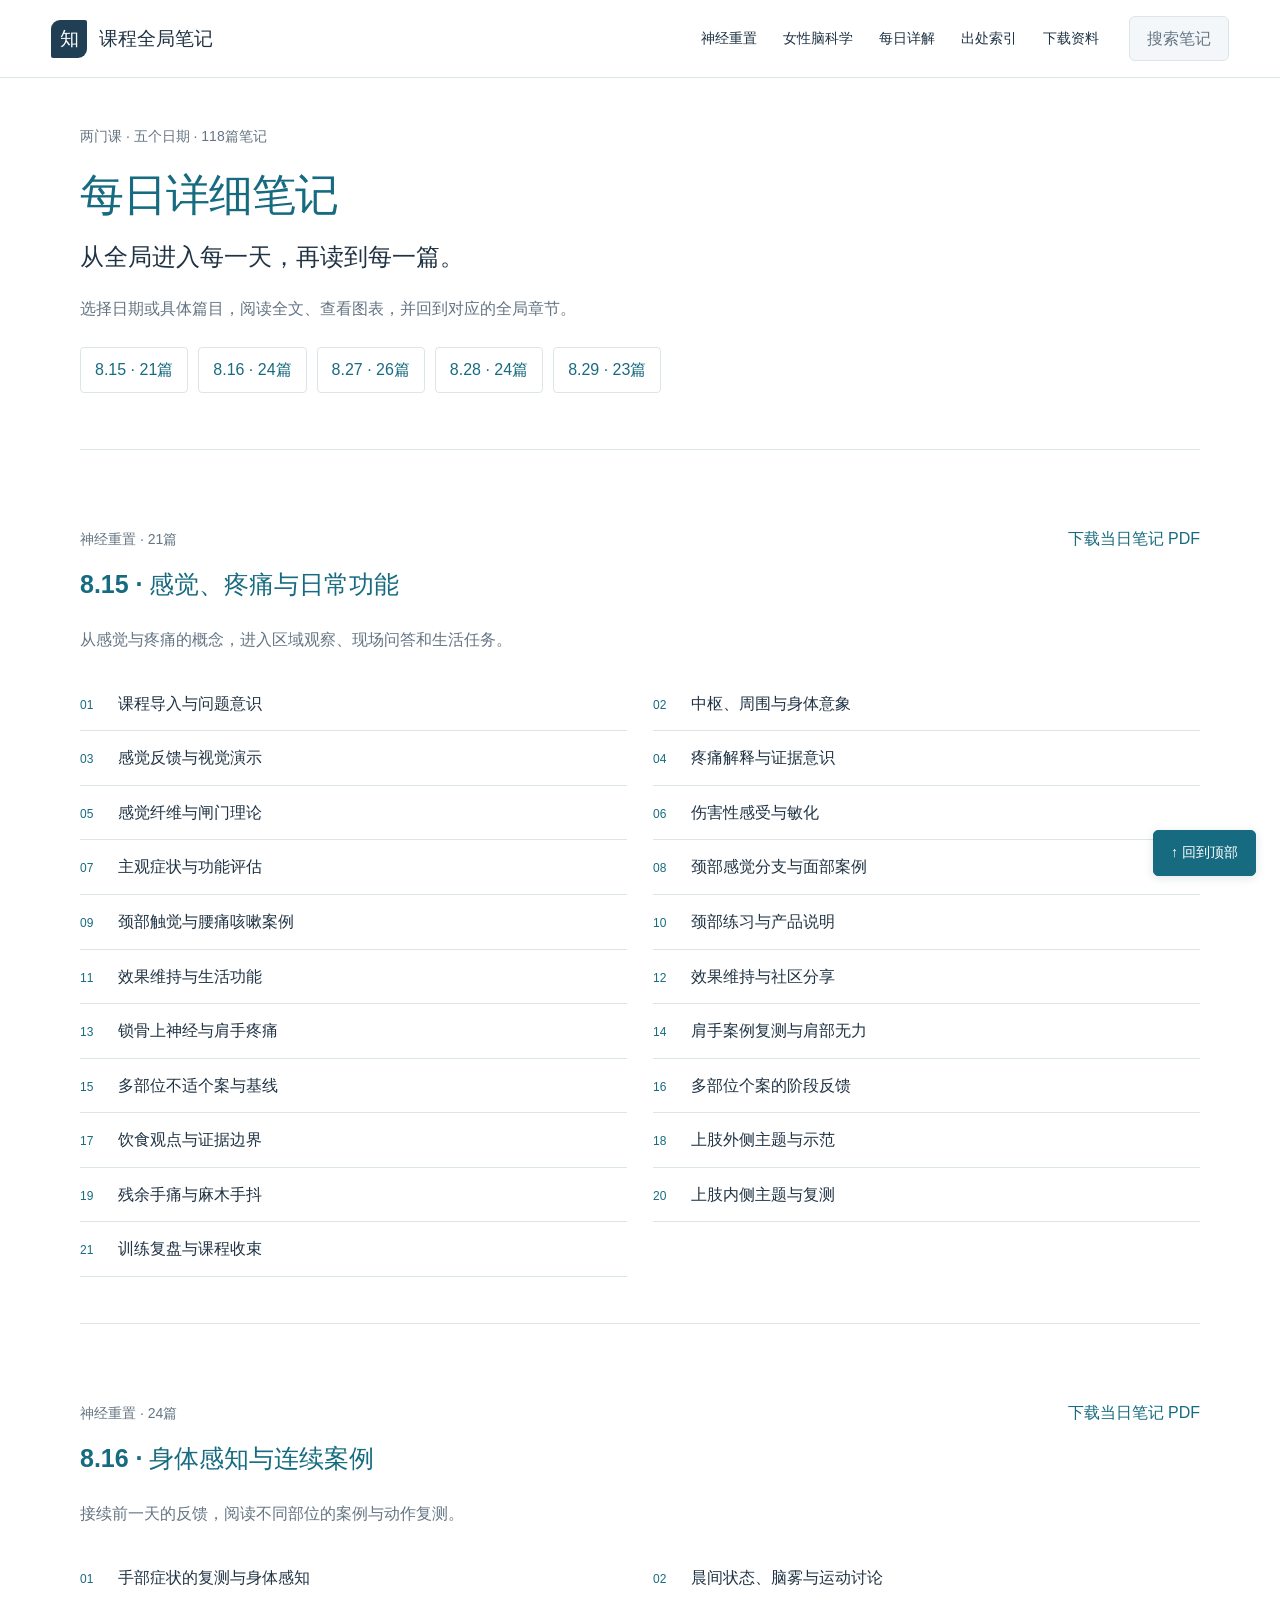
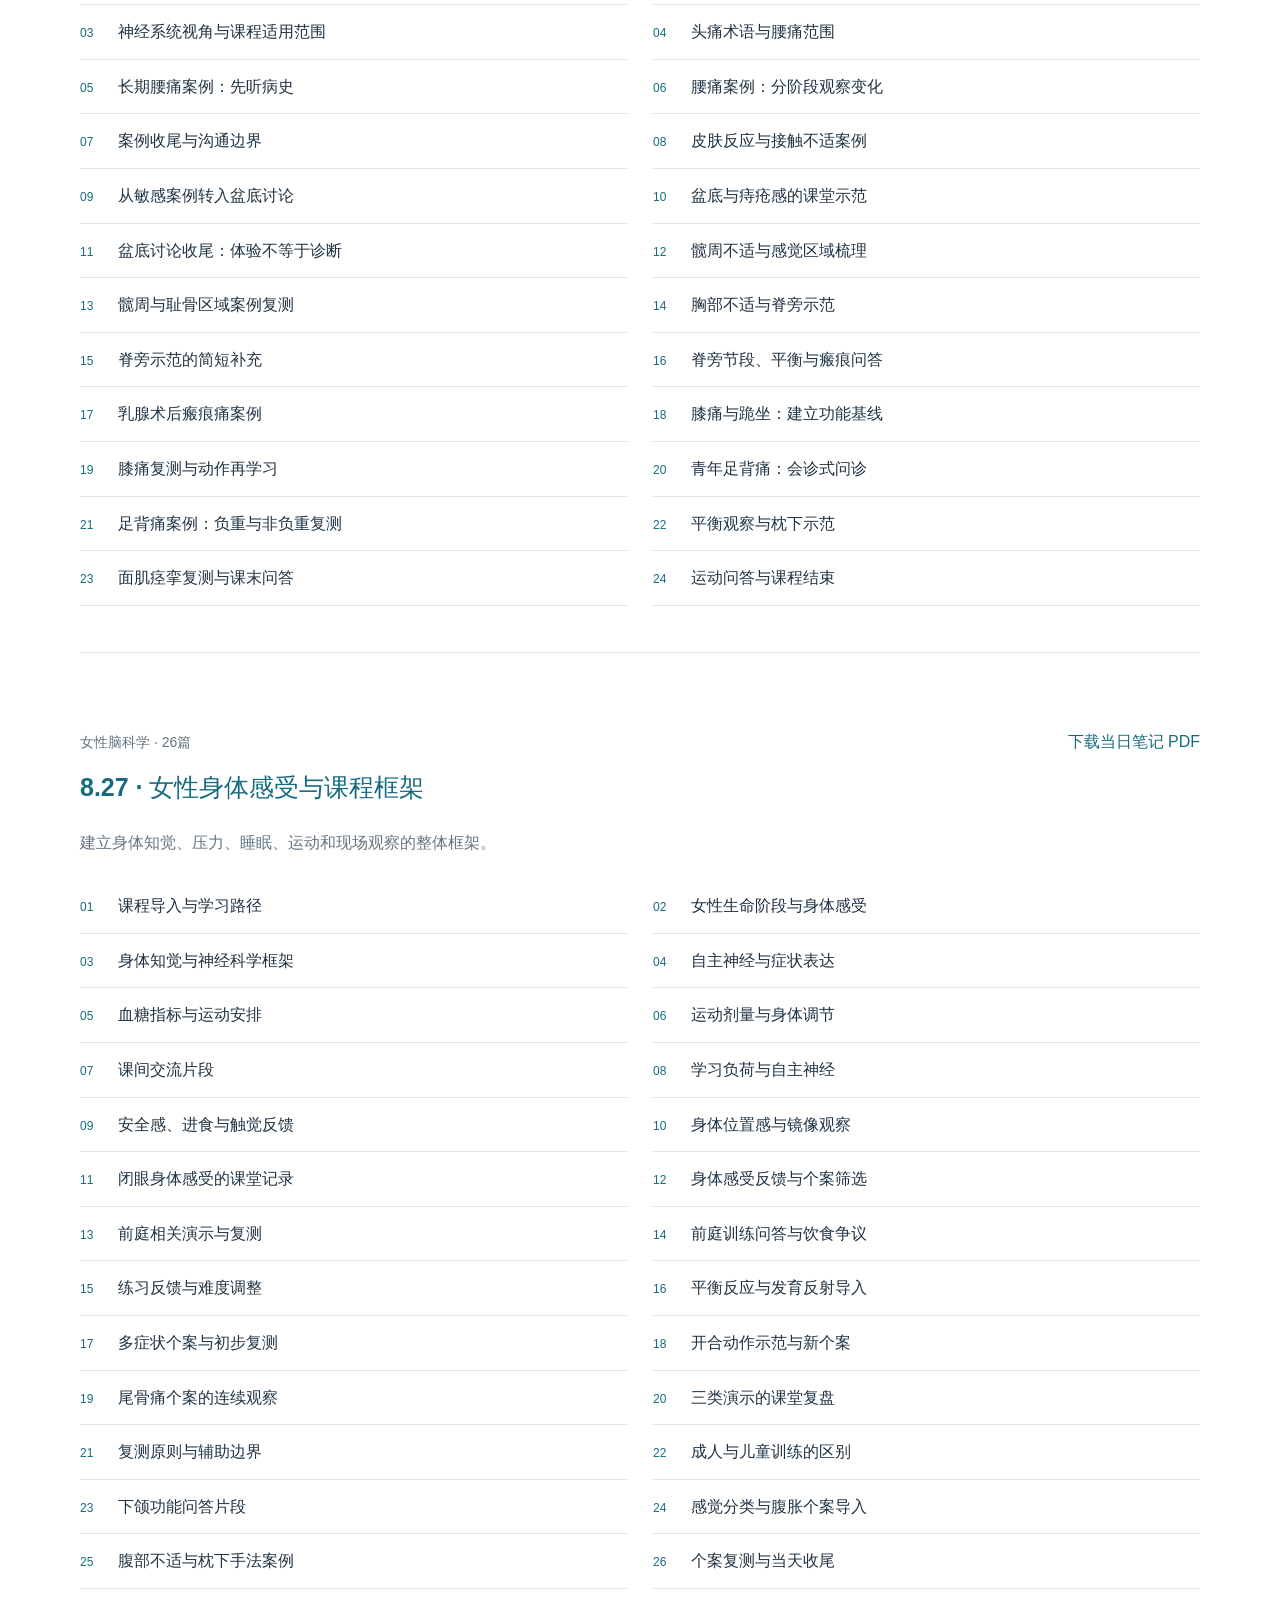
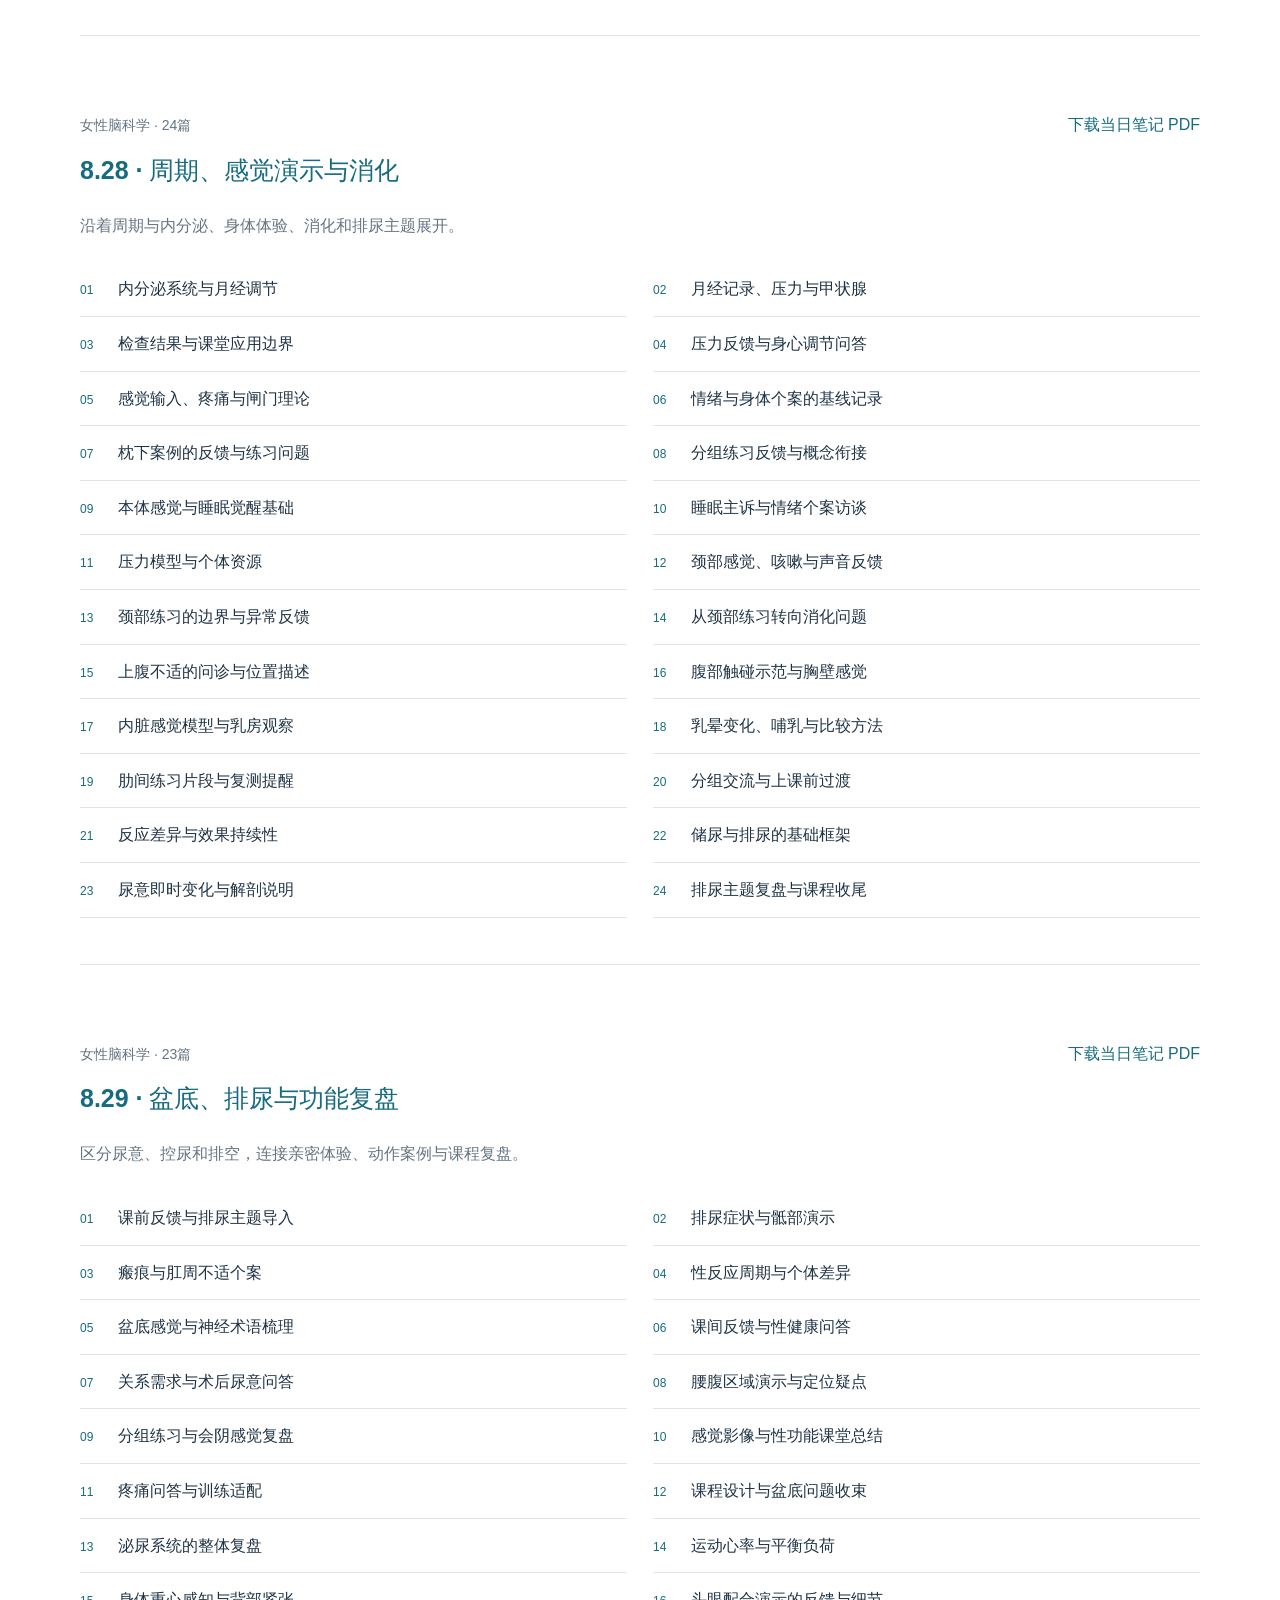
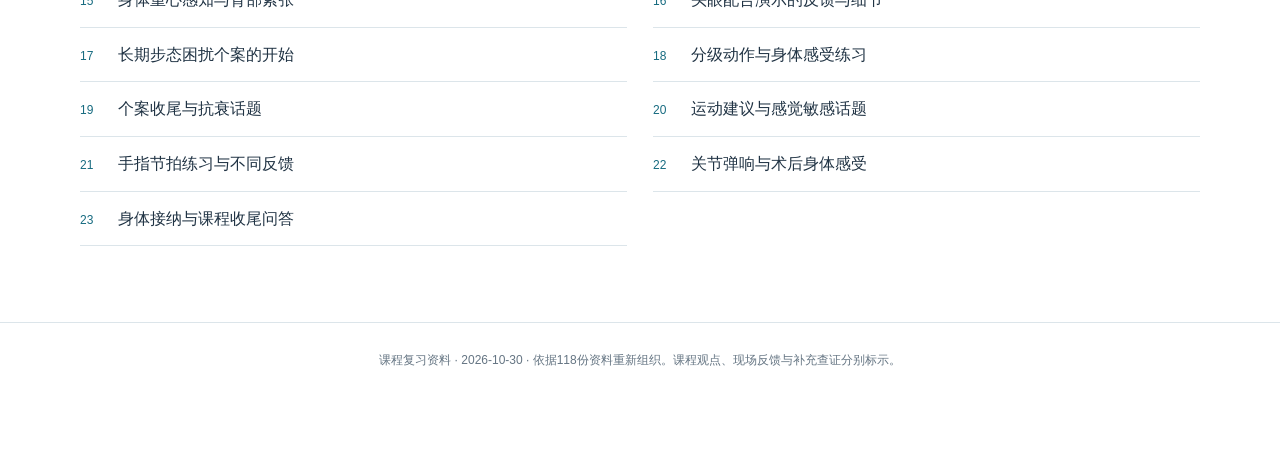
<file: docs/daily.html>
<!doctype html><html lang="zh-CN"><head><meta charset="utf-8"><meta name="viewport" content="width=device-width,initial-scale=1"><title>每日详细笔记 | 课程全局笔记</title><meta name="description" content="神经重置与女性脑科学课程的主题笔记、逻辑图、对照表和可追溯出处。"><link rel="stylesheet" href="assets/style.css?v=20261030-daily"><link rel="stylesheet" href="assets/daily.css?v=20261030-daily"><script src="assets/data.js?v=20261030-daily" defer></script><script src="assets/app.js?v=20261030-daily" defer></script></head>
    <body><a class="skip" href="#main">跳到正文</a><header class="topbar"><a class="brand" href="index.html"><span class="brand-mark" aria-hidden="true">知</span>课程全局笔记</a><nav aria-label="全站导航"><a href="neural-reset.html">神经重置</a><a href="women-neuroscience.html">女性脑科学</a><a href="daily.html">每日详解</a><a href="sources.html">出处索引</a><a href="index.html#downloads">下载资料</a></nav><button class="search-open" type="button">搜索笔记</button></header>
    <main id="main" class="home daily-index"><header class="course-header"><p class="date">两门课 · 五个日期 · 118篇笔记</p><h1>每日详细笔记</h1><p class="subtitle">从全局进入每一天，再读到每一篇。</p><p>选择日期或具体篇目，阅读全文、查看图表，并回到对应的全局章节。</p><nav class="day-switch" aria-label="跳到日期"><a href="#day-8-15">8.15 · 21篇</a><a href="#day-8-16">8.16 · 24篇</a><a href="#day-8-27">8.27 · 26篇</a><a href="#day-8-28">8.28 · 24篇</a><a href="#day-8-29">8.29 · 23篇</a></nav></header><section class="daily-index-day" id="day-8-15"><div class="section-intro"><div><p class="date">神经重置 · 21篇</p><h2><a href="daily-8-15.html">8.15 · 感觉、疼痛与日常功能</a></h2></div><a href="downloads/daily/8-15.pdf" download>下载当日笔记 PDF</a></div><p>从感觉与疼痛的概念，进入区域观察、现场问答和生活任务。</p><ol class="daily-outline"><li><a href="daily-8-15.html#note-01"><span>01</span>课程导入与问题意识</a></li><li><a href="daily-8-15.html#note-02"><span>02</span>中枢、周围与身体意象</a></li><li><a href="daily-8-15.html#note-03"><span>03</span>感觉反馈与视觉演示</a></li><li><a href="daily-8-15.html#note-04"><span>04</span>疼痛解释与证据意识</a></li><li><a href="daily-8-15.html#note-05"><span>05</span>感觉纤维与闸门理论</a></li><li><a href="daily-8-15.html#note-06"><span>06</span>伤害性感受与敏化</a></li><li><a href="daily-8-15.html#note-07"><span>07</span>主观症状与功能评估</a></li><li><a href="daily-8-15.html#note-08"><span>08</span>颈部感觉分支与面部案例</a></li><li><a href="daily-8-15.html#note-09"><span>09</span>颈部触觉与腰痛咳嗽案例</a></li><li><a href="daily-8-15.html#note-10"><span>10</span>颈部练习与产品说明</a></li><li><a href="daily-8-15.html#note-11"><span>11</span>效果维持与生活功能</a></li><li><a href="daily-8-15.html#note-12"><span>12</span>效果维持与社区分享</a></li><li><a href="daily-8-15.html#note-13"><span>13</span>锁骨上神经与肩手疼痛</a></li><li><a href="daily-8-15.html#note-14"><span>14</span>肩手案例复测与肩部无力</a></li><li><a href="daily-8-15.html#note-15"><span>15</span>多部位不适个案与基线</a></li><li><a href="daily-8-15.html#note-16"><span>16</span>多部位个案的阶段反馈</a></li><li><a href="daily-8-15.html#note-17"><span>17</span>饮食观点与证据边界</a></li><li><a href="daily-8-15.html#note-18"><span>18</span>上肢外侧主题与示范</a></li><li><a href="daily-8-15.html#note-19"><span>19</span>残余手痛与麻木手抖</a></li><li><a href="daily-8-15.html#note-20"><span>20</span>上肢内侧主题与复测</a></li><li><a href="daily-8-15.html#note-21"><span>21</span>训练复盘与课程收束</a></li></ol></section><section class="daily-index-day" id="day-8-16"><div class="section-intro"><div><p class="date">神经重置 · 24篇</p><h2><a href="daily-8-16.html">8.16 · 身体感知与连续案例</a></h2></div><a href="downloads/daily/8-16.pdf" download>下载当日笔记 PDF</a></div><p>接续前一天的反馈，阅读不同部位的案例与动作复测。</p><ol class="daily-outline"><li><a href="daily-8-16.html#note-01"><span>01</span>手部症状的复测与身体感知</a></li><li><a href="daily-8-16.html#note-02"><span>02</span>晨间状态、脑雾与运动讨论</a></li><li><a href="daily-8-16.html#note-03"><span>03</span>神经系统视角与课程适用范围</a></li><li><a href="daily-8-16.html#note-04"><span>04</span>头痛术语与腰痛范围</a></li><li><a href="daily-8-16.html#note-05"><span>05</span>长期腰痛案例：先听病史</a></li><li><a href="daily-8-16.html#note-06"><span>06</span>腰痛案例：分阶段观察变化</a></li><li><a href="daily-8-16.html#note-07"><span>07</span>案例收尾与沟通边界</a></li><li><a href="daily-8-16.html#note-08"><span>08</span>皮肤反应与接触不适案例</a></li><li><a href="daily-8-16.html#note-09"><span>09</span>从敏感案例转入盆底讨论</a></li><li><a href="daily-8-16.html#note-10"><span>10</span>盆底与痔疮感的课堂示范</a></li><li><a href="daily-8-16.html#note-11"><span>11</span>盆底讨论收尾：体验不等于诊断</a></li><li><a href="daily-8-16.html#note-12"><span>12</span>髋周不适与感觉区域梳理</a></li><li><a href="daily-8-16.html#note-13"><span>13</span>髋周与耻骨区域案例复测</a></li><li><a href="daily-8-16.html#note-14"><span>14</span>胸部不适与脊旁示范</a></li><li><a href="daily-8-16.html#note-15"><span>15</span>脊旁示范的简短补充</a></li><li><a href="daily-8-16.html#note-16"><span>16</span>脊旁节段、平衡与瘢痕问答</a></li><li><a href="daily-8-16.html#note-17"><span>17</span>乳腺术后瘢痕痛案例</a></li><li><a href="daily-8-16.html#note-18"><span>18</span>膝痛与跪坐：建立功能基线</a></li><li><a href="daily-8-16.html#note-19"><span>19</span>膝痛复测与动作再学习</a></li><li><a href="daily-8-16.html#note-20"><span>20</span>青年足背痛：会诊式问诊</a></li><li><a href="daily-8-16.html#note-21"><span>21</span>足背痛案例：负重与非负重复测</a></li><li><a href="daily-8-16.html#note-22"><span>22</span>平衡观察与枕下示范</a></li><li><a href="daily-8-16.html#note-23"><span>23</span>面肌痉挛复测与课末问答</a></li><li><a href="daily-8-16.html#note-24"><span>24</span>运动问答与课程结束</a></li></ol></section><section class="daily-index-day" id="day-8-27"><div class="section-intro"><div><p class="date">女性脑科学 · 26篇</p><h2><a href="daily-8-27.html">8.27 · 女性身体感受与课程框架</a></h2></div><a href="downloads/daily/8-27.pdf" download>下载当日笔记 PDF</a></div><p>建立身体知觉、压力、睡眠、运动和现场观察的整体框架。</p><ol class="daily-outline"><li><a href="daily-8-27.html#note-01"><span>01</span>课程导入与学习路径</a></li><li><a href="daily-8-27.html#note-02"><span>02</span>女性生命阶段与身体感受</a></li><li><a href="daily-8-27.html#note-03"><span>03</span>身体知觉与神经科学框架</a></li><li><a href="daily-8-27.html#note-04"><span>04</span>自主神经与症状表达</a></li><li><a href="daily-8-27.html#note-05"><span>05</span>血糖指标与运动安排</a></li><li><a href="daily-8-27.html#note-06"><span>06</span>运动剂量与身体调节</a></li><li><a href="daily-8-27.html#note-07"><span>07</span>课间交流片段</a></li><li><a href="daily-8-27.html#note-08"><span>08</span>学习负荷与自主神经</a></li><li><a href="daily-8-27.html#note-09"><span>09</span>安全感、进食与触觉反馈</a></li><li><a href="daily-8-27.html#note-10"><span>10</span>身体位置感与镜像观察</a></li><li><a href="daily-8-27.html#note-11"><span>11</span>闭眼身体感受的课堂记录</a></li><li><a href="daily-8-27.html#note-12"><span>12</span>身体感受反馈与个案筛选</a></li><li><a href="daily-8-27.html#note-13"><span>13</span>前庭相关演示与复测</a></li><li><a href="daily-8-27.html#note-14"><span>14</span>前庭训练问答与饮食争议</a></li><li><a href="daily-8-27.html#note-15"><span>15</span>练习反馈与难度调整</a></li><li><a href="daily-8-27.html#note-16"><span>16</span>平衡反应与发育反射导入</a></li><li><a href="daily-8-27.html#note-17"><span>17</span>多症状个案与初步复测</a></li><li><a href="daily-8-27.html#note-18"><span>18</span>开合动作示范与新个案</a></li><li><a href="daily-8-27.html#note-19"><span>19</span>尾骨痛个案的连续观察</a></li><li><a href="daily-8-27.html#note-20"><span>20</span>三类演示的课堂复盘</a></li><li><a href="daily-8-27.html#note-21"><span>21</span>复测原则与辅助边界</a></li><li><a href="daily-8-27.html#note-22"><span>22</span>成人与儿童训练的区别</a></li><li><a href="daily-8-27.html#note-23"><span>23</span>下颌功能问答片段</a></li><li><a href="daily-8-27.html#note-24"><span>24</span>感觉分类与腹胀个案导入</a></li><li><a href="daily-8-27.html#note-25"><span>25</span>腹部不适与枕下手法案例</a></li><li><a href="daily-8-27.html#note-26"><span>26</span>个案复测与当天收尾</a></li></ol></section><section class="daily-index-day" id="day-8-28"><div class="section-intro"><div><p class="date">女性脑科学 · 24篇</p><h2><a href="daily-8-28.html">8.28 · 周期、感觉演示与消化</a></h2></div><a href="downloads/daily/8-28.pdf" download>下载当日笔记 PDF</a></div><p>沿着周期与内分泌、身体体验、消化和排尿主题展开。</p><ol class="daily-outline"><li><a href="daily-8-28.html#note-01"><span>01</span>内分泌系统与月经调节</a></li><li><a href="daily-8-28.html#note-02"><span>02</span>月经记录、压力与甲状腺</a></li><li><a href="daily-8-28.html#note-03"><span>03</span>检查结果与课堂应用边界</a></li><li><a href="daily-8-28.html#note-04"><span>04</span>压力反馈与身心调节问答</a></li><li><a href="daily-8-28.html#note-05"><span>05</span>感觉输入、疼痛与闸门理论</a></li><li><a href="daily-8-28.html#note-06"><span>06</span>情绪与身体个案的基线记录</a></li><li><a href="daily-8-28.html#note-07"><span>07</span>枕下案例的反馈与练习问题</a></li><li><a href="daily-8-28.html#note-08"><span>08</span>分组练习反馈与概念衔接</a></li><li><a href="daily-8-28.html#note-09"><span>09</span>本体感觉与睡眠觉醒基础</a></li><li><a href="daily-8-28.html#note-10"><span>10</span>睡眠主诉与情绪个案访谈</a></li><li><a href="daily-8-28.html#note-11"><span>11</span>压力模型与个体资源</a></li><li><a href="daily-8-28.html#note-12"><span>12</span>颈部感觉、咳嗽与声音反馈</a></li><li><a href="daily-8-28.html#note-13"><span>13</span>颈部练习的边界与异常反馈</a></li><li><a href="daily-8-28.html#note-14"><span>14</span>从颈部练习转向消化问题</a></li><li><a href="daily-8-28.html#note-15"><span>15</span>上腹不适的问诊与位置描述</a></li><li><a href="daily-8-28.html#note-16"><span>16</span>腹部触碰示范与胸壁感觉</a></li><li><a href="daily-8-28.html#note-17"><span>17</span>内脏感觉模型与乳房观察</a></li><li><a href="daily-8-28.html#note-18"><span>18</span>乳晕变化、哺乳与比较方法</a></li><li><a href="daily-8-28.html#note-19"><span>19</span>肋间练习片段与复测提醒</a></li><li><a href="daily-8-28.html#note-20"><span>20</span>分组交流与上课前过渡</a></li><li><a href="daily-8-28.html#note-21"><span>21</span>反应差异与效果持续性</a></li><li><a href="daily-8-28.html#note-22"><span>22</span>储尿与排尿的基础框架</a></li><li><a href="daily-8-28.html#note-23"><span>23</span>尿意即时变化与解剖说明</a></li><li><a href="daily-8-28.html#note-24"><span>24</span>排尿主题复盘与课程收尾</a></li></ol></section><section class="daily-index-day" id="day-8-29"><div class="section-intro"><div><p class="date">女性脑科学 · 23篇</p><h2><a href="daily-8-29.html">8.29 · 盆底、排尿与功能复盘</a></h2></div><a href="downloads/daily/8-29.pdf" download>下载当日笔记 PDF</a></div><p>区分尿意、控尿和排空，连接亲密体验、动作案例与课程复盘。</p><ol class="daily-outline"><li><a href="daily-8-29.html#note-01"><span>01</span>课前反馈与排尿主题导入</a></li><li><a href="daily-8-29.html#note-02"><span>02</span>排尿症状与骶部演示</a></li><li><a href="daily-8-29.html#note-03"><span>03</span>瘢痕与肛周不适个案</a></li><li><a href="daily-8-29.html#note-04"><span>04</span>性反应周期与个体差异</a></li><li><a href="daily-8-29.html#note-05"><span>05</span>盆底感觉与神经术语梳理</a></li><li><a href="daily-8-29.html#note-06"><span>06</span>课间反馈与性健康问答</a></li><li><a href="daily-8-29.html#note-07"><span>07</span>关系需求与术后尿意问答</a></li><li><a href="daily-8-29.html#note-08"><span>08</span>腰腹区域演示与定位疑点</a></li><li><a href="daily-8-29.html#note-09"><span>09</span>分组练习与会阴感觉复盘</a></li><li><a href="daily-8-29.html#note-10"><span>10</span>感觉影像与性功能课堂总结</a></li><li><a href="daily-8-29.html#note-11"><span>11</span>疼痛问答与训练适配</a></li><li><a href="daily-8-29.html#note-12"><span>12</span>课程设计与盆底问题收束</a></li><li><a href="daily-8-29.html#note-13"><span>13</span>泌尿系统的整体复盘</a></li><li><a href="daily-8-29.html#note-14"><span>14</span>运动心率与平衡负荷</a></li><li><a href="daily-8-29.html#note-15"><span>15</span>身体重心感知与背部紧张</a></li><li><a href="daily-8-29.html#note-16"><span>16</span>头眼配合演示的反馈与细节</a></li><li><a href="daily-8-29.html#note-17"><span>17</span>长期步态困扰个案的开始</a></li><li><a href="daily-8-29.html#note-18"><span>18</span>分级动作与身体感受练习</a></li><li><a href="daily-8-29.html#note-19"><span>19</span>个案收尾与抗衰话题</a></li><li><a href="daily-8-29.html#note-20"><span>20</span>运动建议与感觉敏感话题</a></li><li><a href="daily-8-29.html#note-21"><span>21</span>手指节拍练习与不同反馈</a></li><li><a href="daily-8-29.html#note-22"><span>22</span>关节弹响与术后身体感受</a></li><li><a href="daily-8-29.html#note-23"><span>23</span>身体接纳与课程收尾问答</a></li></ol></section></main><footer class="footer">课程复习资料 · 2026-10-30 · 依据118份资料重新组织。课程观点、现场反馈与补充查证分别标示。</footer>
    <dialog id="source-dialog" aria-labelledby="source-title"><button class="dialog-close" aria-label="关闭出处">×</button><div id="source-content"></div></dialog>
    <dialog id="search-dialog" aria-labelledby="search-title"><button class="dialog-close" aria-label="关闭搜索">×</button><h2 id="search-title">搜索两门课程</h2><label for="search-input">输入主题、概念或出处编号</label><input id="search-input" type="search" autocomplete="off" placeholder="例如：睡眠、尿意、8.15-11"><p id="search-status" role="status"></p><div id="search-results"></div></dialog>
    <button class="back-top" type="button" aria-label="回到顶部"><span aria-hidden="true">↑ </span>回到顶部</button></body></html>
</file>
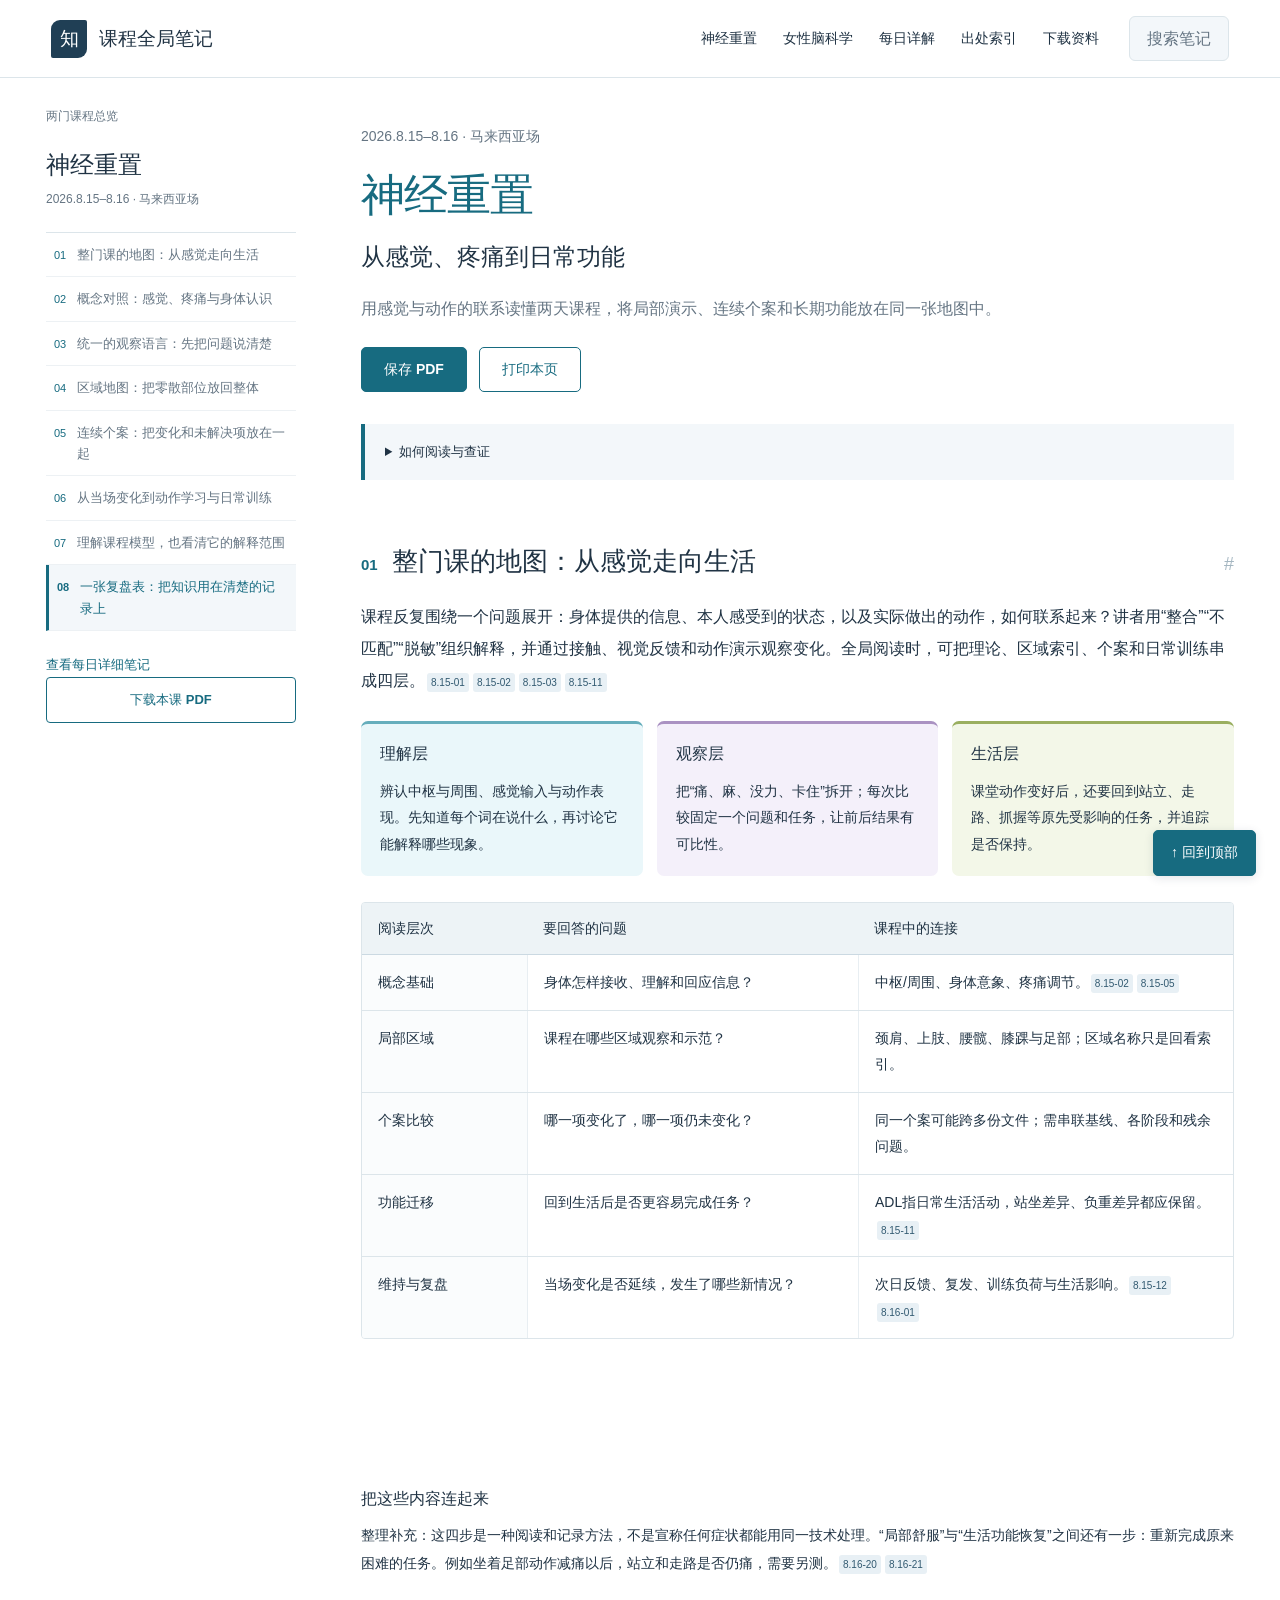
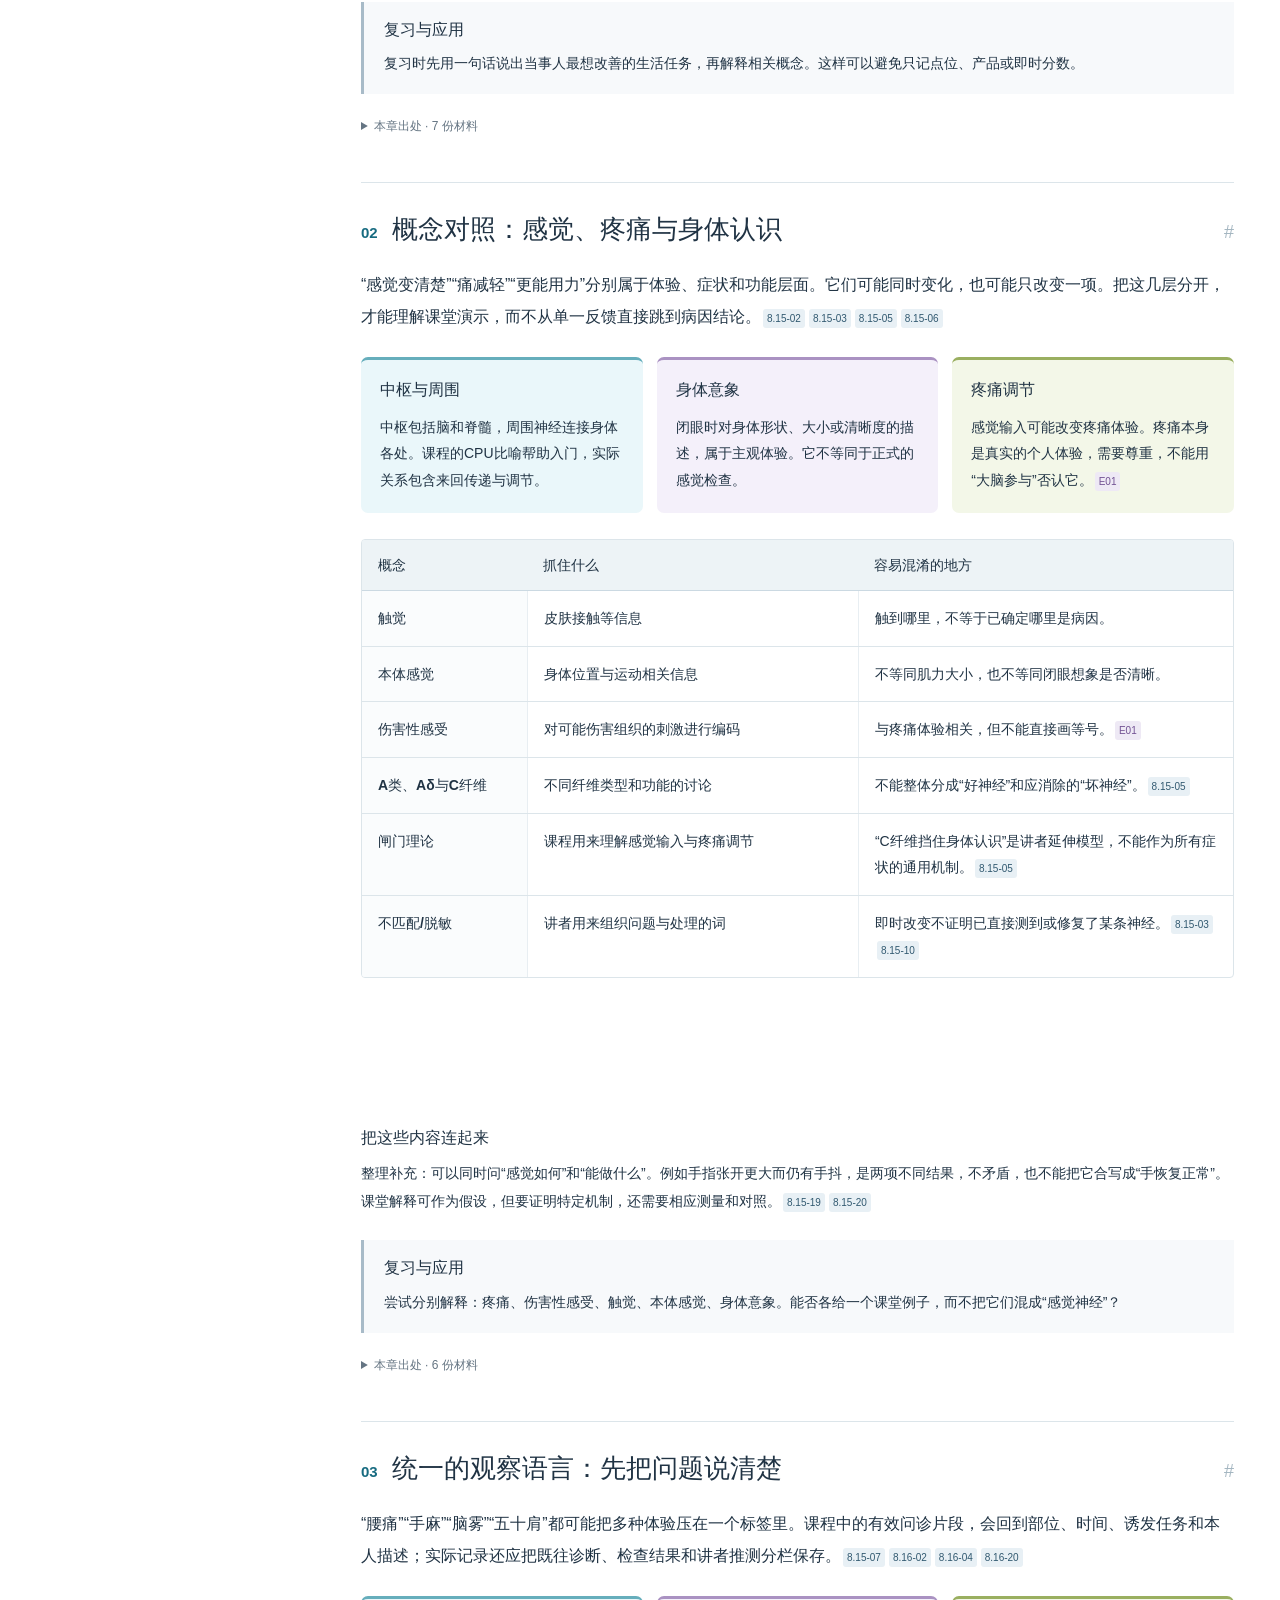
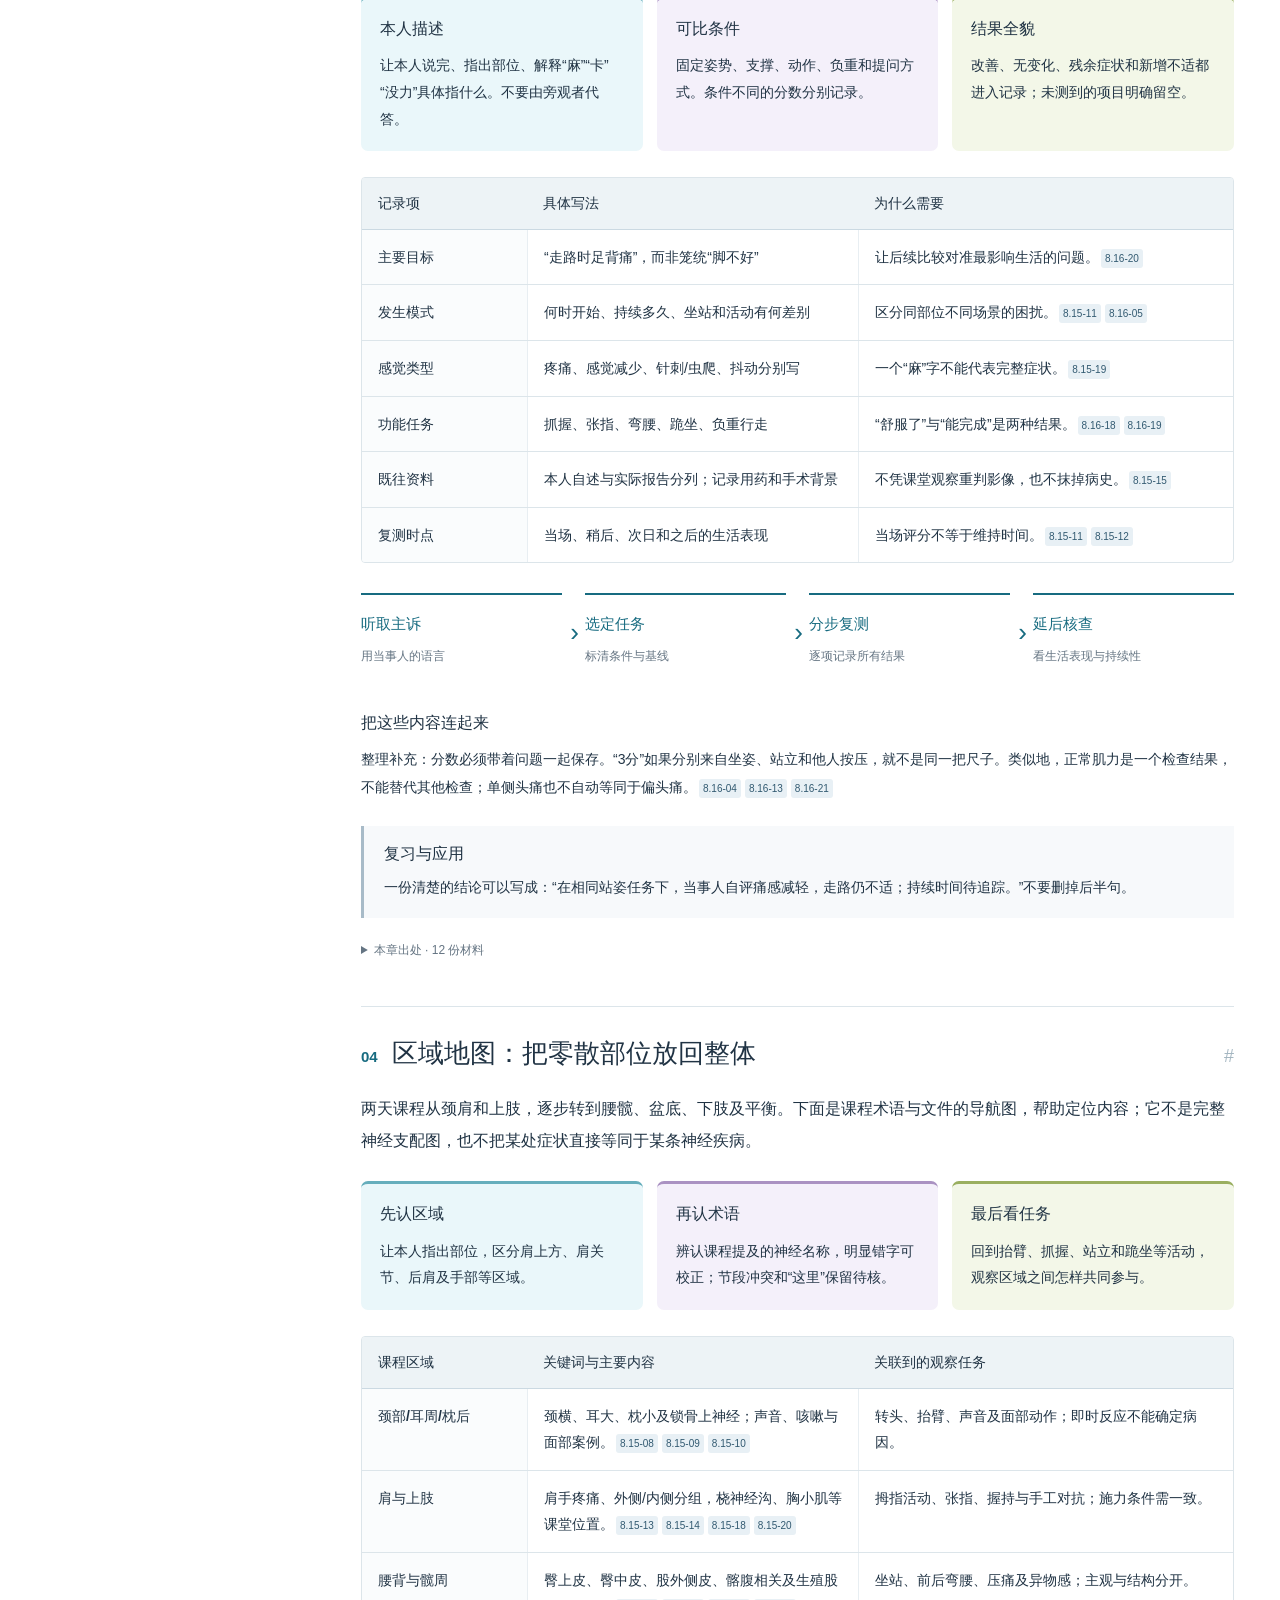
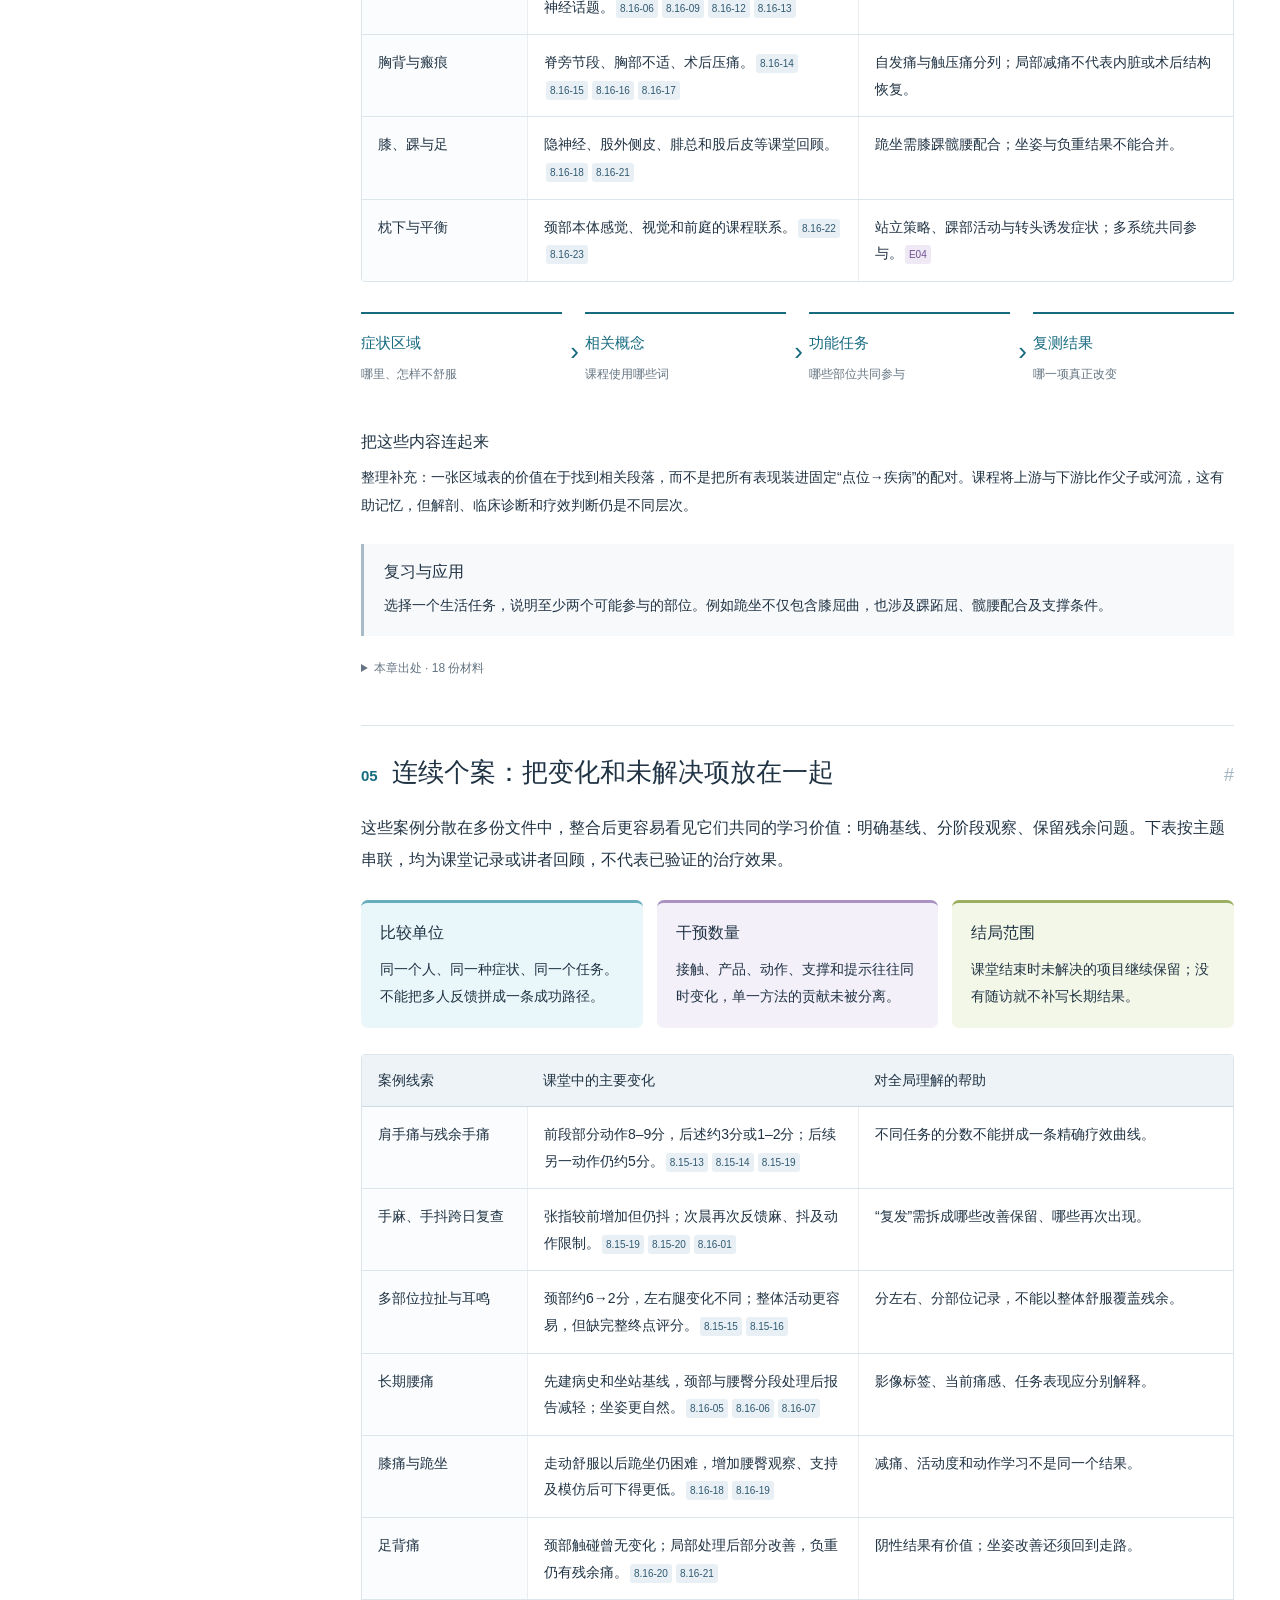
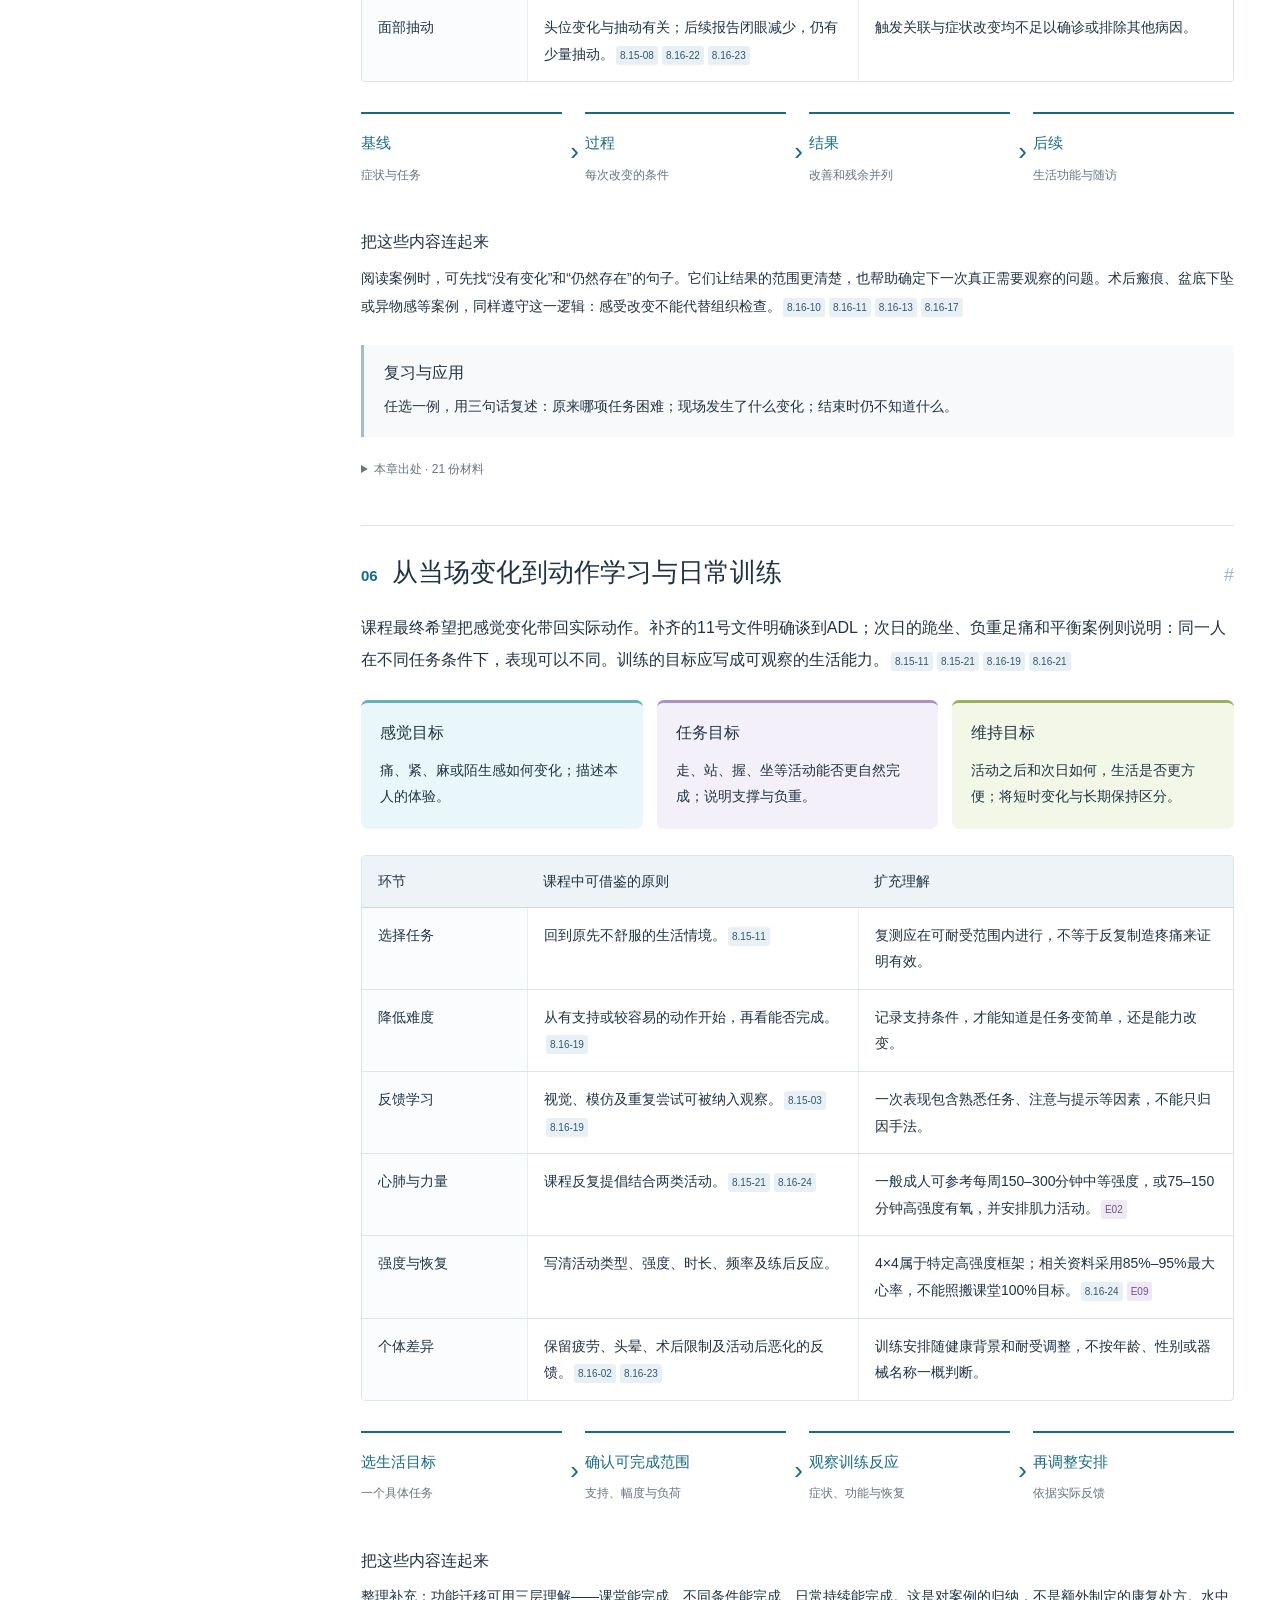
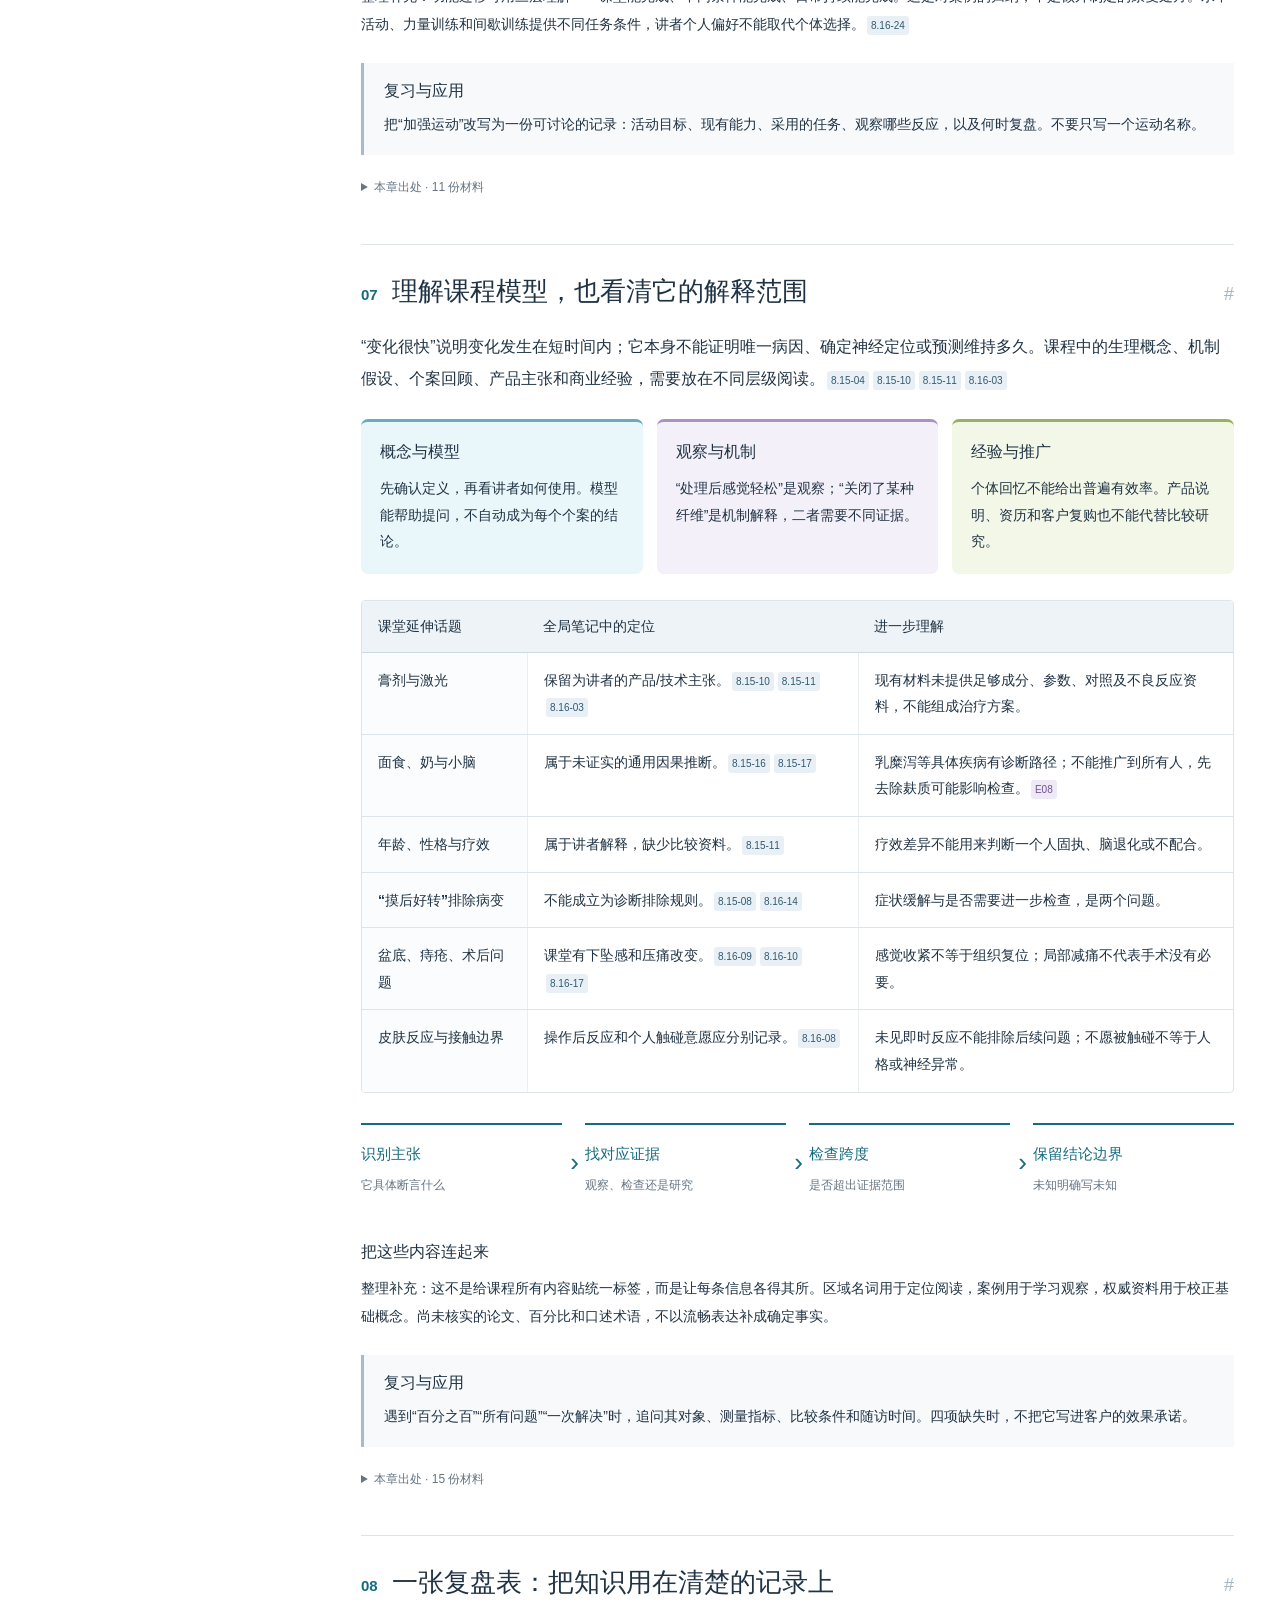
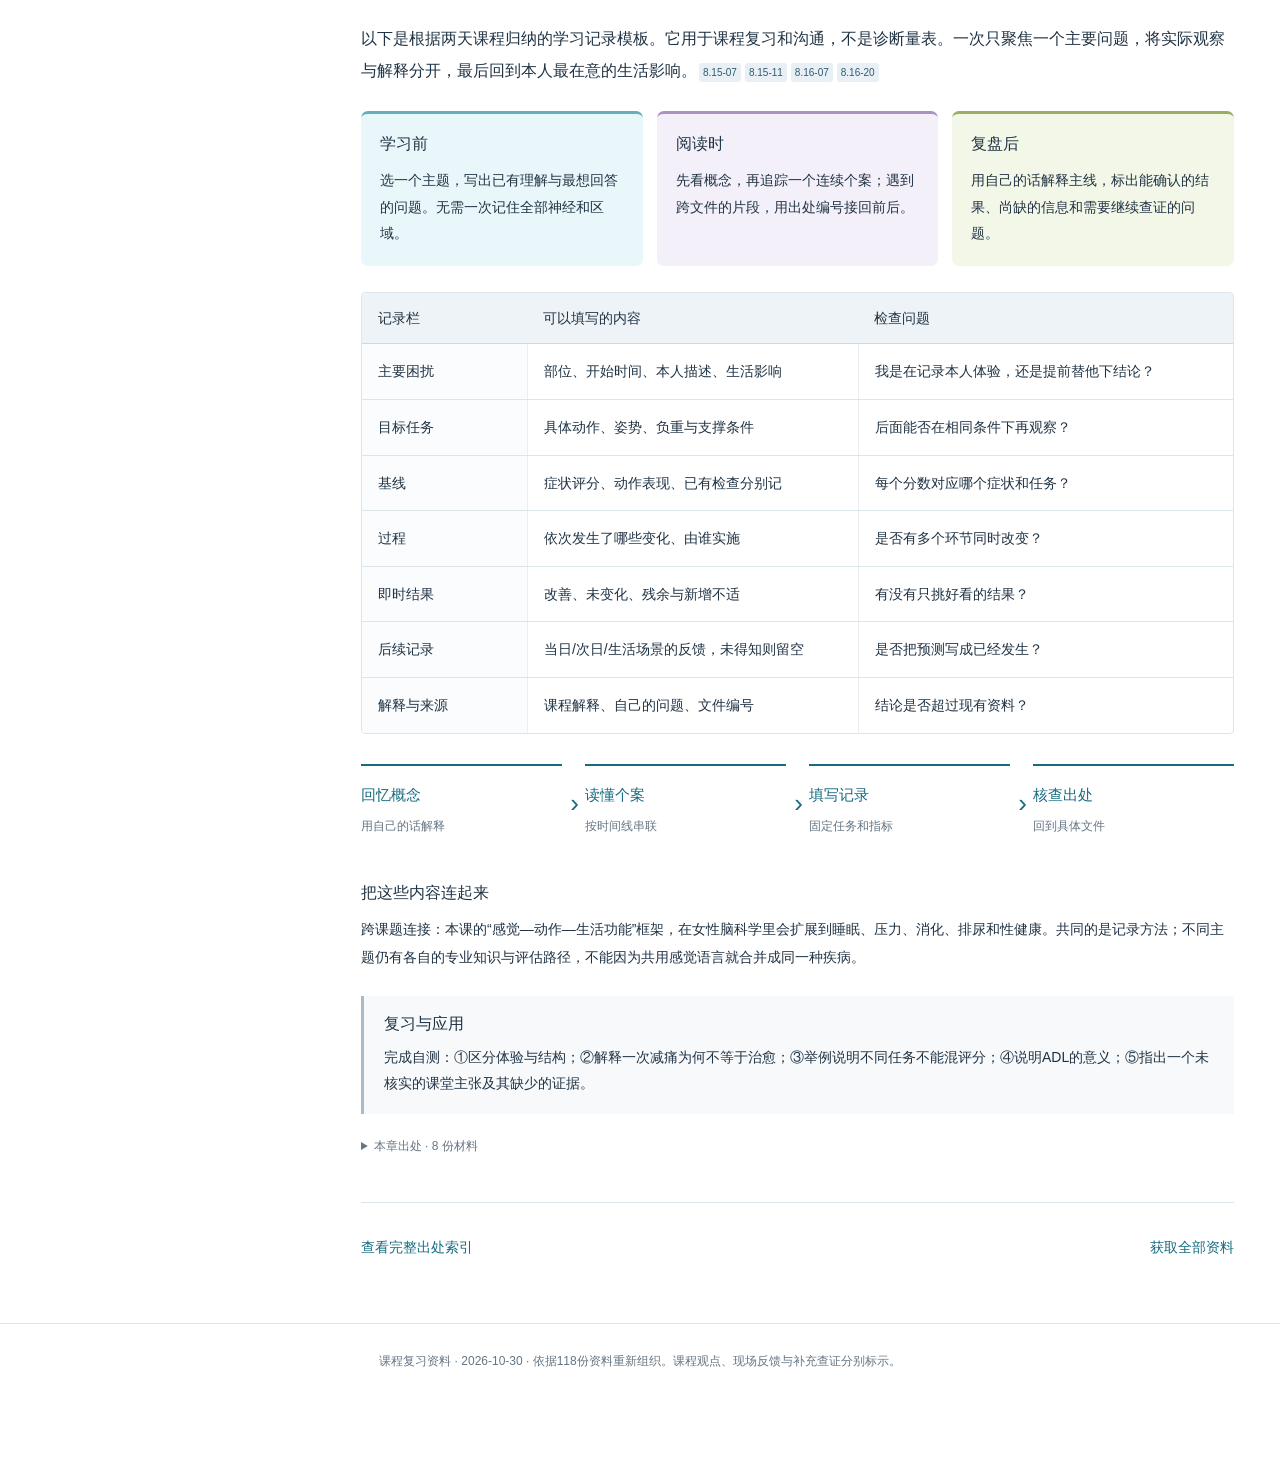
<file: docs/neural-reset.html>
<!doctype html><html lang="zh-CN"><head><meta charset="utf-8"><meta name="viewport" content="width=device-width,initial-scale=1"><title>神经重置 | 课程全局笔记</title><meta name="description" content="神经重置与女性脑科学课程的主题笔记、逻辑图、对照表和可追溯出处。"><link rel="stylesheet" href="assets/style.css?v=20261030-daily"><link rel="stylesheet" href="assets/daily.css?v=20261030-daily"><script src="assets/data.js?v=20261030-daily" defer></script><script src="assets/app.js?v=20261030-daily" defer></script></head>
    <body style="--accent:#176B80"><a class="skip" href="#main">跳到正文</a><header class="topbar"><a class="brand" href="index.html"><span class="brand-mark" aria-hidden="true">知</span>课程全局笔记</a><nav aria-label="全站导航"><a href="neural-reset.html">神经重置</a><a href="women-neuroscience.html">女性脑科学</a><a href="daily.html">每日详解</a><a href="sources.html">出处索引</a><a href="index.html#downloads">下载资料</a></nav><button class="search-open" type="button">搜索笔记</button></header>
    <div class="reading-layout"><aside class="sidebar"><a class="back-home" href="index.html">两门课程总览</a><h2>神经重置</h2><p>2026.8.15–8.16 · 马来西亚场</p><nav aria-label="本课目录"><a href="#map"><span>01</span>整门课的地图：从感觉走向生活</a><a href="#concepts"><span>02</span>概念对照：感觉、疼痛与身体认识</a><a href="#assessment"><span>03</span>统一的观察语言：先把问题说清楚</a><a href="#regions"><span>04</span>区域地图：把零散部位放回整体</a><a href="#cases"><span>05</span>连续个案：把变化和未解决项放在一起</a><a href="#transfer"><span>06</span>从当场变化到动作学习与日常训练</a><a href="#evidence"><span>07</span>理解课程模型，也看清它的解释范围</a><a href="#review"><span>08</span>一张复盘表：把知识用在清楚的记录上</a></nav><a class="daily-sidebar-link" href="daily.html">查看每日详细笔记</a><a class="download-link" href="downloads/neural-reset.pdf" download>下载本课 PDF</a></aside><main id="main" class="reading"><header class="course-header"><p class="date">2026.8.15–8.16 · 马来西亚场</p><h1>神经重置</h1><p class="subtitle">从感觉、疼痛到日常功能</p><p>用感觉与动作的联系读懂两天课程，将局部演示、连续个案和长期功能放在同一张地图中。</p><div class="course-actions"><a class="button" href="downloads/neural-reset.pdf" download>保存 PDF</a><button class="button secondary" onclick="window.print()">打印本页</button></div></header><details class="reading-note"><summary>如何阅读与查证</summary><p>这套笔记把五天课程按两个课题重新组织。先建立整体地图，再理解概念、比较案例、回到实际问题。正文不附逐字稿；方括号中的编号可在出处索引中找到原有笔记第1页、合订本页序及源文件。</p><p>课程模型用于准确呈现讲者的思路；课堂观察只说明现场发生的变化；整理补充用于解释联系与阅读方法；外部核对以E编号标注。图中的箭头表示概念关系或复盘顺序，不自动代表已经证实的生理因果。依赖现场图像的手法不从残缺转写补成操作教程。</p><p>正文编号可点击查看具体文件和页码；原文与旧PDF未嵌入本网站。案例采用匿名主题描述。</p></details>
    <section class="chapter" id="map" data-search="整门课的地图：从感觉走向生活">
    <header class="chapter-heading"><span class="chapter-no">01</span><h2>整门课的地图：从感觉走向生活</h2><a class="anchor" href="#map" aria-label="链接到本章">#</a></header>
    <p class="lead">课程反复围绕一个问题展开：身体提供的信息、本人感受到的状态，以及实际做出的动作，如何联系起来？讲者用“整合”“不匹配”“脱敏”组织解释，并通过接触、视觉反馈和动作演示观察变化。全局阅读时，可把理论、区域索引、个案和日常训练串成四层。<button class="ref" type="button" data-source="8.15-01" aria-label="查看出处 8.15-01">8.15-01</button><button class="ref" type="button" data-source="8.15-02" aria-label="查看出处 8.15-02">8.15-02</button><button class="ref" type="button" data-source="8.15-03" aria-label="查看出处 8.15-03">8.15-03</button><button class="ref" type="button" data-source="8.15-11" aria-label="查看出处 8.15-11">8.15-11</button></p>
    <div class="concepts"><div class="concept"><h3>理解层</h3><p>辨认中枢与周围、感觉输入与动作表现。先知道每个词在说什么，再讨论它能解释哪些现象。</p></div><div class="concept"><h3>观察层</h3><p>把“痛、麻、没力、卡住”拆开；每次比较固定一个问题和任务，让前后结果有可比性。</p></div><div class="concept"><h3>生活层</h3><p>课堂动作变好后，还要回到站立、走路、抓握等原先受影响的任务，并追踪是否保持。</p></div></div>
    <div class="table-scroll" role="region" aria-label="整门课的地图：从感觉走向生活对照表" tabindex="0"><table><thead><tr><th scope="col">阅读层次</th><th scope="col">要回答的问题</th><th scope="col">课程中的连接</th></tr></thead><tbody><tr><td>概念基础</td><td>身体怎样接收、理解和回应信息？</td><td>中枢/周围、身体意象、疼痛调节。<button class="ref" type="button" data-source="8.15-02" aria-label="查看出处 8.15-02">8.15-02</button><button class="ref" type="button" data-source="8.15-05" aria-label="查看出处 8.15-05">8.15-05</button></td></tr><tr><td>局部区域</td><td>课程在哪些区域观察和示范？</td><td>颈肩、上肢、腰髋、膝踝与足部；区域名称只是回看索引。</td></tr><tr><td>个案比较</td><td>哪一项变化了，哪一项仍未变化？</td><td>同一个案可能跨多份文件；需串联基线、各阶段和残余问题。</td></tr><tr><td>功能迁移</td><td>回到生活后是否更容易完成任务？</td><td>ADL指日常生活活动，站坐差异、负重差异都应保留。<button class="ref" type="button" data-source="8.15-11" aria-label="查看出处 8.15-11">8.15-11</button></td></tr><tr><td>维持与复盘</td><td>当场变化是否延续，发生了哪些新情况？</td><td>次日反馈、复发、训练负荷与生活影响。<button class="ref" type="button" data-source="8.15-12" aria-label="查看出处 8.15-12">8.15-12</button><button class="ref" type="button" data-source="8.16-01" aria-label="查看出处 8.16-01">8.16-01</button></td></tr></tbody></table></div>
    <ol class="flow" aria-label="逻辑关系图"><li><strong>描述问题</strong><span>具体困扰与生活影响</span></li><li><strong>建立基线</strong><span>同一个人、同一任务</span></li><li><strong>观察变化</strong><span>感觉与功能分别看</span></li><li><strong>回归生活</strong><span>持续性与真实需求</span></li></ol><div class="explanation"><h3>把这些内容连起来</h3><p>整理补充：这四步是一种阅读和记录方法，不是宣称任何症状都能用同一技术处理。“局部舒服”与“生活功能恢复”之间还有一步：重新完成原来困难的任务。例如坐着足部动作减痛以后，站立和走路是否仍痛，需要另测。<button class="ref" type="button" data-source="8.16-20" aria-label="查看出处 8.16-20">8.16-20</button><button class="ref" type="button" data-source="8.16-21" aria-label="查看出处 8.16-21">8.16-21</button></p></div>
    <div class="review"><h3>复习与应用</h3><p>复习时先用一句话说出当事人最想改善的生活任务，再解释相关概念。这样可以避免只记点位、产品或即时分数。</p></div>
    <details class="chapter-sources"><summary>本章出处 · 7 份材料</summary><div><button class="ref" type="button" data-source="8.15-01" aria-label="查看出处 8.15-01">8.15-01</button> <button class="ref" type="button" data-source="8.15-02" aria-label="查看出处 8.15-02">8.15-02</button> <button class="ref" type="button" data-source="8.15-03" aria-label="查看出处 8.15-03">8.15-03</button> <button class="ref" type="button" data-source="8.15-11" aria-label="查看出处 8.15-11">8.15-11</button> <button class="ref" type="button" data-source="8.15-12" aria-label="查看出处 8.15-12">8.15-12</button> <button class="ref" type="button" data-source="8.16-01" aria-label="查看出处 8.16-01">8.16-01</button> <button class="ref" type="button" data-source="8.16-03" aria-label="查看出处 8.16-03">8.16-03</button></div></details></section><section class="chapter" id="concepts" data-search="概念对照：感觉、疼痛与身体认识">
    <header class="chapter-heading"><span class="chapter-no">02</span><h2>概念对照：感觉、疼痛与身体认识</h2><a class="anchor" href="#concepts" aria-label="链接到本章">#</a></header>
    <p class="lead">“感觉变清楚”“痛减轻”“更能用力”分别属于体验、症状和功能层面。它们可能同时变化，也可能只改变一项。把这几层分开，才能理解课堂演示，而不从单一反馈直接跳到病因结论。<button class="ref" type="button" data-source="8.15-02" aria-label="查看出处 8.15-02">8.15-02</button><button class="ref" type="button" data-source="8.15-03" aria-label="查看出处 8.15-03">8.15-03</button><button class="ref" type="button" data-source="8.15-05" aria-label="查看出处 8.15-05">8.15-05</button><button class="ref" type="button" data-source="8.15-06" aria-label="查看出处 8.15-06">8.15-06</button></p>
    <div class="concepts"><div class="concept"><h3>中枢与周围</h3><p>中枢包括脑和脊髓，周围神经连接身体各处。课程的CPU比喻帮助入门，实际关系包含来回传递与调节。</p></div><div class="concept"><h3>身体意象</h3><p>闭眼时对身体形状、大小或清晰度的描述，属于主观体验。它不等同于正式的感觉检查。</p></div><div class="concept"><h3>疼痛调节</h3><p>感觉输入可能改变疼痛体验。疼痛本身是真实的个人体验，需要尊重，不能用“大脑参与”否认它。<a class="ref external" href="https://www.iasp-pain.org/resources/terminology/" target="_blank" rel="noopener" title="IASP｜疼痛定义与术语">E01</a></p></div></div>
    <div class="table-scroll" role="region" aria-label="概念对照：感觉、疼痛与身体认识对照表" tabindex="0"><table><thead><tr><th scope="col">概念</th><th scope="col">抓住什么</th><th scope="col">容易混淆的地方</th></tr></thead><tbody><tr><td>触觉</td><td>皮肤接触等信息</td><td>触到哪里，不等于已确定哪里是病因。</td></tr><tr><td>本体感觉</td><td>身体位置与运动相关信息</td><td>不等同肌力大小，也不等同闭眼想象是否清晰。</td></tr><tr><td>伤害性感受</td><td>对可能伤害组织的刺激进行编码</td><td>与疼痛体验相关，但不能直接画等号。<a class="ref external" href="https://www.iasp-pain.org/resources/terminology/" target="_blank" rel="noopener" title="IASP｜疼痛定义与术语">E01</a></td></tr><tr><td>A类、Aδ与C纤维</td><td>不同纤维类型和功能的讨论</td><td>不能整体分成“好神经”和应消除的“坏神经”。<button class="ref" type="button" data-source="8.15-05" aria-label="查看出处 8.15-05">8.15-05</button></td></tr><tr><td>闸门理论</td><td>课程用来理解感觉输入与疼痛调节</td><td>“C纤维挡住身体认识”是讲者延伸模型，不能作为所有症状的通用机制。<button class="ref" type="button" data-source="8.15-05" aria-label="查看出处 8.15-05">8.15-05</button></td></tr><tr><td>不匹配/脱敏</td><td>讲者用来组织问题与处理的词</td><td>即时改变不证明已直接测到或修复了某条神经。<button class="ref" type="button" data-source="8.15-03" aria-label="查看出处 8.15-03">8.15-03</button><button class="ref" type="button" data-source="8.15-10" aria-label="查看出处 8.15-10">8.15-10</button></td></tr></tbody></table></div>
    <ol class="flow" aria-label="逻辑关系图"><li><strong>输入</strong><span>接触、视觉、位置等信息</span></li><li><strong>体验</strong><span>痛感、身体形象、舒适度</span></li><li><strong>动作</strong><span>范围、力量、任务完成</span></li><li><strong>反馈</strong><span>重新记录并比较</span></li></ol><div class="explanation"><h3>把这些内容连起来</h3><p>整理补充：可以同时问“感觉如何”和“能做什么”。例如手指张开更大而仍有手抖，是两项不同结果，不矛盾，也不能把它合写成“手恢复正常”。课堂解释可作为假设，但要证明特定机制，还需要相应测量和对照。<button class="ref" type="button" data-source="8.15-19" aria-label="查看出处 8.15-19">8.15-19</button><button class="ref" type="button" data-source="8.15-20" aria-label="查看出处 8.15-20">8.15-20</button></p></div>
    <div class="review"><h3>复习与应用</h3><p>尝试分别解释：疼痛、伤害性感受、触觉、本体感觉、身体意象。能否各给一个课堂例子，而不把它们混成“感觉神经”？</p></div>
    <details class="chapter-sources"><summary>本章出处 · 6 份材料</summary><div><button class="ref" type="button" data-source="8.15-02" aria-label="查看出处 8.15-02">8.15-02</button> <button class="ref" type="button" data-source="8.15-03" aria-label="查看出处 8.15-03">8.15-03</button> <button class="ref" type="button" data-source="8.15-04" aria-label="查看出处 8.15-04">8.15-04</button> <button class="ref" type="button" data-source="8.15-05" aria-label="查看出处 8.15-05">8.15-05</button> <button class="ref" type="button" data-source="8.15-06" aria-label="查看出处 8.15-06">8.15-06</button> <button class="ref" type="button" data-source="8.15-07" aria-label="查看出处 8.15-07">8.15-07</button></div></details></section><section class="chapter" id="assessment" data-search="统一的观察语言：先把问题说清楚">
    <header class="chapter-heading"><span class="chapter-no">03</span><h2>统一的观察语言：先把问题说清楚</h2><a class="anchor" href="#assessment" aria-label="链接到本章">#</a></header>
    <p class="lead">“腰痛”“手麻”“脑雾”“五十肩”都可能把多种体验压在一个标签里。课程中的有效问诊片段，会回到部位、时间、诱发任务和本人描述；实际记录还应把既往诊断、检查结果和讲者推测分栏保存。<button class="ref" type="button" data-source="8.15-07" aria-label="查看出处 8.15-07">8.15-07</button><button class="ref" type="button" data-source="8.16-02" aria-label="查看出处 8.16-02">8.16-02</button><button class="ref" type="button" data-source="8.16-04" aria-label="查看出处 8.16-04">8.16-04</button><button class="ref" type="button" data-source="8.16-20" aria-label="查看出处 8.16-20">8.16-20</button></p>
    <div class="concepts"><div class="concept"><h3>本人描述</h3><p>让本人说完、指出部位、解释“麻”“卡”“没力”具体指什么。不要由旁观者代答。</p></div><div class="concept"><h3>可比条件</h3><p>固定姿势、支撑、动作、负重和提问方式。条件不同的分数分别记录。</p></div><div class="concept"><h3>结果全貌</h3><p>改善、无变化、残余症状和新增不适都进入记录；未测到的项目明确留空。</p></div></div>
    <div class="table-scroll" role="region" aria-label="统一的观察语言：先把问题说清楚对照表" tabindex="0"><table><thead><tr><th scope="col">记录项</th><th scope="col">具体写法</th><th scope="col">为什么需要</th></tr></thead><tbody><tr><td>主要目标</td><td>“走路时足背痛”，而非笼统“脚不好”</td><td>让后续比较对准最影响生活的问题。<button class="ref" type="button" data-source="8.16-20" aria-label="查看出处 8.16-20">8.16-20</button></td></tr><tr><td>发生模式</td><td>何时开始、持续多久、坐站和活动有何差别</td><td>区分同部位不同场景的困扰。<button class="ref" type="button" data-source="8.15-11" aria-label="查看出处 8.15-11">8.15-11</button><button class="ref" type="button" data-source="8.16-05" aria-label="查看出处 8.16-05">8.16-05</button></td></tr><tr><td>感觉类型</td><td>疼痛、感觉减少、针刺/虫爬、抖动分别写</td><td>一个“麻”字不能代表完整症状。<button class="ref" type="button" data-source="8.15-19" aria-label="查看出处 8.15-19">8.15-19</button></td></tr><tr><td>功能任务</td><td>抓握、张指、弯腰、跪坐、负重行走</td><td>“舒服了”与“能完成”是两种结果。<button class="ref" type="button" data-source="8.16-18" aria-label="查看出处 8.16-18">8.16-18</button><button class="ref" type="button" data-source="8.16-19" aria-label="查看出处 8.16-19">8.16-19</button></td></tr><tr><td>既往资料</td><td>本人自述与实际报告分列；记录用药和手术背景</td><td>不凭课堂观察重判影像，也不抹掉病史。<button class="ref" type="button" data-source="8.15-15" aria-label="查看出处 8.15-15">8.15-15</button></td></tr><tr><td>复测时点</td><td>当场、稍后、次日和之后的生活表现</td><td>当场评分不等于维持时间。<button class="ref" type="button" data-source="8.15-11" aria-label="查看出处 8.15-11">8.15-11</button><button class="ref" type="button" data-source="8.15-12" aria-label="查看出处 8.15-12">8.15-12</button></td></tr></tbody></table></div>
    <ol class="flow" aria-label="逻辑关系图"><li><strong>听取主诉</strong><span>用当事人的语言</span></li><li><strong>选定任务</strong><span>标清条件与基线</span></li><li><strong>分步复测</strong><span>逐项记录所有结果</span></li><li><strong>延后核查</strong><span>看生活表现与持续性</span></li></ol><div class="explanation"><h3>把这些内容连起来</h3><p>整理补充：分数必须带着问题一起保存。“3分”如果分别来自坐姿、站立和他人按压，就不是同一把尺子。类似地，正常肌力是一个检查结果，不能替代其他检查；单侧头痛也不自动等同于偏头痛。<button class="ref" type="button" data-source="8.16-04" aria-label="查看出处 8.16-04">8.16-04</button><button class="ref" type="button" data-source="8.16-13" aria-label="查看出处 8.16-13">8.16-13</button><button class="ref" type="button" data-source="8.16-21" aria-label="查看出处 8.16-21">8.16-21</button></p></div>
    <div class="review"><h3>复习与应用</h3><p>一份清楚的结论可以写成：“在相同站姿任务下，当事人自评痛感减轻，走路仍不适；持续时间待追踪。”不要删掉后半句。</p></div>
    <details class="chapter-sources"><summary>本章出处 · 12 份材料</summary><div><button class="ref" type="button" data-source="8.15-07" aria-label="查看出处 8.15-07">8.15-07</button> <button class="ref" type="button" data-source="8.15-11" aria-label="查看出处 8.15-11">8.15-11</button> <button class="ref" type="button" data-source="8.15-15" aria-label="查看出处 8.15-15">8.15-15</button> <button class="ref" type="button" data-source="8.15-19" aria-label="查看出处 8.15-19">8.15-19</button> <button class="ref" type="button" data-source="8.16-01" aria-label="查看出处 8.16-01">8.16-01</button> <button class="ref" type="button" data-source="8.16-02" aria-label="查看出处 8.16-02">8.16-02</button> <button class="ref" type="button" data-source="8.16-04" aria-label="查看出处 8.16-04">8.16-04</button> <button class="ref" type="button" data-source="8.16-05" aria-label="查看出处 8.16-05">8.16-05</button> <button class="ref" type="button" data-source="8.16-07" aria-label="查看出处 8.16-07">8.16-07</button> <button class="ref" type="button" data-source="8.16-13" aria-label="查看出处 8.16-13">8.16-13</button> <button class="ref" type="button" data-source="8.16-20" aria-label="查看出处 8.16-20">8.16-20</button> <button class="ref" type="button" data-source="8.16-21" aria-label="查看出处 8.16-21">8.16-21</button></div></details></section><section class="chapter" id="regions" data-search="区域地图：把零散部位放回整体">
    <header class="chapter-heading"><span class="chapter-no">04</span><h2>区域地图：把零散部位放回整体</h2><a class="anchor" href="#regions" aria-label="链接到本章">#</a></header>
    <p class="lead">两天课程从颈肩和上肢，逐步转到腰髋、盆底、下肢及平衡。下面是课程术语与文件的导航图，帮助定位内容；它不是完整神经支配图，也不把某处症状直接等同于某条神经疾病。</p>
    <div class="concepts"><div class="concept"><h3>先认区域</h3><p>让本人指出部位，区分肩上方、肩关节、后肩及手部等区域。</p></div><div class="concept"><h3>再认术语</h3><p>辨认课程提及的神经名称，明显错字可校正；节段冲突和“这里”保留待核。</p></div><div class="concept"><h3>最后看任务</h3><p>回到抬臂、抓握、站立和跪坐等活动，观察区域之间怎样共同参与。</p></div></div>
    <div class="table-scroll" role="region" aria-label="区域地图：把零散部位放回整体对照表" tabindex="0"><table><thead><tr><th scope="col">课程区域</th><th scope="col">关键词与主要内容</th><th scope="col">关联到的观察任务</th></tr></thead><tbody><tr><td>颈部/耳周/枕后</td><td>颈横、耳大、枕小及锁骨上神经；声音、咳嗽与面部案例。<button class="ref" type="button" data-source="8.15-08" aria-label="查看出处 8.15-08">8.15-08</button><button class="ref" type="button" data-source="8.15-09" aria-label="查看出处 8.15-09">8.15-09</button><button class="ref" type="button" data-source="8.15-10" aria-label="查看出处 8.15-10">8.15-10</button></td><td>转头、抬臂、声音及面部动作；即时反应不能确定病因。</td></tr><tr><td>肩与上肢</td><td>肩手疼痛、外侧/内侧分组，桡神经沟、胸小肌等课堂位置。<button class="ref" type="button" data-source="8.15-13" aria-label="查看出处 8.15-13">8.15-13</button><button class="ref" type="button" data-source="8.15-14" aria-label="查看出处 8.15-14">8.15-14</button><button class="ref" type="button" data-source="8.15-18" aria-label="查看出处 8.15-18">8.15-18</button><button class="ref" type="button" data-source="8.15-20" aria-label="查看出处 8.15-20">8.15-20</button></td><td>拇指活动、张指、握持与手工对抗；施力条件需一致。</td></tr><tr><td>腰背与髋周</td><td>臀上皮、臀中皮、股外侧皮、髂腹相关及生殖股神经话题。<button class="ref" type="button" data-source="8.16-06" aria-label="查看出处 8.16-06">8.16-06</button><button class="ref" type="button" data-source="8.16-09" aria-label="查看出处 8.16-09">8.16-09</button><button class="ref" type="button" data-source="8.16-12" aria-label="查看出处 8.16-12">8.16-12</button><button class="ref" type="button" data-source="8.16-13" aria-label="查看出处 8.16-13">8.16-13</button></td><td>坐站、前后弯腰、压痛及异物感；主观与结构分开。</td></tr><tr><td>胸背与瘢痕</td><td>脊旁节段、胸部不适、术后压痛。<button class="ref" type="button" data-source="8.16-14" aria-label="查看出处 8.16-14">8.16-14</button><button class="ref" type="button" data-source="8.16-15" aria-label="查看出处 8.16-15">8.16-15</button><button class="ref" type="button" data-source="8.16-16" aria-label="查看出处 8.16-16">8.16-16</button><button class="ref" type="button" data-source="8.16-17" aria-label="查看出处 8.16-17">8.16-17</button></td><td>自发痛与触压痛分列；局部减痛不代表内脏或术后结构恢复。</td></tr><tr><td>膝、踝与足</td><td>隐神经、股外侧皮、腓总和股后皮等课堂回顾。<button class="ref" type="button" data-source="8.16-18" aria-label="查看出处 8.16-18">8.16-18</button><button class="ref" type="button" data-source="8.16-21" aria-label="查看出处 8.16-21">8.16-21</button></td><td>跪坐需膝踝髋腰配合；坐姿与负重结果不能合并。</td></tr><tr><td>枕下与平衡</td><td>颈部本体感觉、视觉和前庭的课程联系。<button class="ref" type="button" data-source="8.16-22" aria-label="查看出处 8.16-22">8.16-22</button><button class="ref" type="button" data-source="8.16-23" aria-label="查看出处 8.16-23">8.16-23</button></td><td>站立策略、踝部活动与转头诱发症状；多系统共同参与。<a class="ref external" href="https://www.nidcd.nih.gov/health/balance-disorders" target="_blank" rel="noopener" title="NIDCD｜平衡障碍">E04</a></td></tr></tbody></table></div>
    <ol class="flow" aria-label="逻辑关系图"><li><strong>症状区域</strong><span>哪里、怎样不舒服</span></li><li><strong>相关概念</strong><span>课程使用哪些词</span></li><li><strong>功能任务</strong><span>哪些部位共同参与</span></li><li><strong>复测结果</strong><span>哪一项真正改变</span></li></ol><div class="explanation"><h3>把这些内容连起来</h3><p>整理补充：一张区域表的价值在于找到相关段落，而不是把所有表现装进固定“点位→疾病”的配对。课程将上游与下游比作父子或河流，这有助记忆，但解剖、临床诊断和疗效判断仍是不同层次。</p></div>
    <div class="review"><h3>复习与应用</h3><p>选择一个生活任务，说明至少两个可能参与的部位。例如跪坐不仅包含膝屈曲，也涉及踝跖屈、髋腰配合及支撑条件。</p></div>
    <details class="chapter-sources"><summary>本章出处 · 18 份材料</summary><div><button class="ref" type="button" data-source="8.15-08" aria-label="查看出处 8.15-08">8.15-08</button> <button class="ref" type="button" data-source="8.15-09" aria-label="查看出处 8.15-09">8.15-09</button> <button class="ref" type="button" data-source="8.15-10" aria-label="查看出处 8.15-10">8.15-10</button> <button class="ref" type="button" data-source="8.15-13" aria-label="查看出处 8.15-13">8.15-13</button> <button class="ref" type="button" data-source="8.15-14" aria-label="查看出处 8.15-14">8.15-14</button> <button class="ref" type="button" data-source="8.15-18" aria-label="查看出处 8.15-18">8.15-18</button> <button class="ref" type="button" data-source="8.15-20" aria-label="查看出处 8.15-20">8.15-20</button> <button class="ref" type="button" data-source="8.16-06" aria-label="查看出处 8.16-06">8.16-06</button> <button class="ref" type="button" data-source="8.16-09" aria-label="查看出处 8.16-09">8.16-09</button> <button class="ref" type="button" data-source="8.16-12" aria-label="查看出处 8.16-12">8.16-12</button> <button class="ref" type="button" data-source="8.16-13" aria-label="查看出处 8.16-13">8.16-13</button> <button class="ref" type="button" data-source="8.16-14" aria-label="查看出处 8.16-14">8.16-14</button> <button class="ref" type="button" data-source="8.16-15" aria-label="查看出处 8.16-15">8.16-15</button> <button class="ref" type="button" data-source="8.16-16" aria-label="查看出处 8.16-16">8.16-16</button> <button class="ref" type="button" data-source="8.16-17" aria-label="查看出处 8.16-17">8.16-17</button> <button class="ref" type="button" data-source="8.16-18" aria-label="查看出处 8.16-18">8.16-18</button> <button class="ref" type="button" data-source="8.16-21" aria-label="查看出处 8.16-21">8.16-21</button> <button class="ref" type="button" data-source="8.16-22" aria-label="查看出处 8.16-22">8.16-22</button></div></details></section><section class="chapter" id="cases" data-search="连续个案：把变化和未解决项放在一起">
    <header class="chapter-heading"><span class="chapter-no">05</span><h2>连续个案：把变化和未解决项放在一起</h2><a class="anchor" href="#cases" aria-label="链接到本章">#</a></header>
    <p class="lead">这些案例分散在多份文件中，整合后更容易看见它们共同的学习价值：明确基线、分阶段观察、保留残余问题。下表按主题串联，均为课堂记录或讲者回顾，不代表已验证的治疗效果。</p>
    <div class="concepts"><div class="concept"><h3>比较单位</h3><p>同一个人、同一种症状、同一个任务。不能把多人反馈拼成一条成功路径。</p></div><div class="concept"><h3>干预数量</h3><p>接触、产品、动作、支撑和提示往往同时变化，单一方法的贡献未被分离。</p></div><div class="concept"><h3>结局范围</h3><p>课堂结束时未解决的项目继续保留；没有随访就不补写长期结果。</p></div></div>
    <div class="table-scroll" role="region" aria-label="连续个案：把变化和未解决项放在一起对照表" tabindex="0"><table><thead><tr><th scope="col">案例线索</th><th scope="col">课堂中的主要变化</th><th scope="col">对全局理解的帮助</th></tr></thead><tbody><tr><td>肩手痛与残余手痛</td><td>前段部分动作8–9分，后述约3分或1–2分；后续另一动作仍约5分。<button class="ref" type="button" data-source="8.15-13" aria-label="查看出处 8.15-13">8.15-13</button><button class="ref" type="button" data-source="8.15-14" aria-label="查看出处 8.15-14">8.15-14</button><button class="ref" type="button" data-source="8.15-19" aria-label="查看出处 8.15-19">8.15-19</button></td><td>不同任务的分数不能拼成一条精确疗效曲线。</td></tr><tr><td>手麻、手抖跨日复查</td><td>张指较前增加但仍抖；次晨再次反馈麻、抖及动作限制。<button class="ref" type="button" data-source="8.15-19" aria-label="查看出处 8.15-19">8.15-19</button><button class="ref" type="button" data-source="8.15-20" aria-label="查看出处 8.15-20">8.15-20</button><button class="ref" type="button" data-source="8.16-01" aria-label="查看出处 8.16-01">8.16-01</button></td><td>“复发”需拆成哪些改善保留、哪些再次出现。</td></tr><tr><td>多部位拉扯与耳鸣</td><td>颈部约6→2分，左右腿变化不同；整体活动更容易，但缺完整终点评分。<button class="ref" type="button" data-source="8.15-15" aria-label="查看出处 8.15-15">8.15-15</button><button class="ref" type="button" data-source="8.15-16" aria-label="查看出处 8.15-16">8.15-16</button></td><td>分左右、分部位记录，不能以整体舒服覆盖残余。</td></tr><tr><td>长期腰痛</td><td>先建病史和坐站基线，颈部与腰臀分段处理后报告减轻；坐姿更自然。<button class="ref" type="button" data-source="8.16-05" aria-label="查看出处 8.16-05">8.16-05</button><button class="ref" type="button" data-source="8.16-06" aria-label="查看出处 8.16-06">8.16-06</button><button class="ref" type="button" data-source="8.16-07" aria-label="查看出处 8.16-07">8.16-07</button></td><td>影像标签、当前痛感、任务表现应分别解释。</td></tr><tr><td>膝痛与跪坐</td><td>走动舒服以后跪坐仍困难，增加腰臀观察、支持及模仿后可下得更低。<button class="ref" type="button" data-source="8.16-18" aria-label="查看出处 8.16-18">8.16-18</button><button class="ref" type="button" data-source="8.16-19" aria-label="查看出处 8.16-19">8.16-19</button></td><td>减痛、活动度和动作学习不是同一个结果。</td></tr><tr><td>足背痛</td><td>颈部触碰曾无变化；局部处理后部分改善，负重仍有残余痛。<button class="ref" type="button" data-source="8.16-20" aria-label="查看出处 8.16-20">8.16-20</button><button class="ref" type="button" data-source="8.16-21" aria-label="查看出处 8.16-21">8.16-21</button></td><td>阴性结果有价值；坐姿改善还须回到走路。</td></tr><tr><td>面部抽动</td><td>头位变化与抽动有关；后续报告闭眼减少，仍有少量抽动。<button class="ref" type="button" data-source="8.15-08" aria-label="查看出处 8.15-08">8.15-08</button><button class="ref" type="button" data-source="8.16-22" aria-label="查看出处 8.16-22">8.16-22</button><button class="ref" type="button" data-source="8.16-23" aria-label="查看出处 8.16-23">8.16-23</button></td><td>触发关联与症状改变均不足以确诊或排除其他病因。</td></tr></tbody></table></div>
    <ol class="flow" aria-label="逻辑关系图"><li><strong>基线</strong><span>症状与任务</span></li><li><strong>过程</strong><span>每次改变的条件</span></li><li><strong>结果</strong><span>改善和残余并列</span></li><li><strong>后续</strong><span>生活功能与随访</span></li></ol><div class="explanation"><h3>把这些内容连起来</h3><p>阅读案例时，可先找“没有变化”和“仍然存在”的句子。它们让结果的范围更清楚，也帮助确定下一次真正需要观察的问题。术后瘢痕、盆底下坠或异物感等案例，同样遵守这一逻辑：感受改变不能代替组织检查。<button class="ref" type="button" data-source="8.16-10" aria-label="查看出处 8.16-10">8.16-10</button><button class="ref" type="button" data-source="8.16-11" aria-label="查看出处 8.16-11">8.16-11</button><button class="ref" type="button" data-source="8.16-13" aria-label="查看出处 8.16-13">8.16-13</button><button class="ref" type="button" data-source="8.16-17" aria-label="查看出处 8.16-17">8.16-17</button></p></div>
    <div class="review"><h3>复习与应用</h3><p>任选一例，用三句话复述：原来哪项任务困难；现场发生了什么变化；结束时仍不知道什么。</p></div>
    <details class="chapter-sources"><summary>本章出处 · 21 份材料</summary><div><button class="ref" type="button" data-source="8.15-08" aria-label="查看出处 8.15-08">8.15-08</button> <button class="ref" type="button" data-source="8.15-13" aria-label="查看出处 8.15-13">8.15-13</button> <button class="ref" type="button" data-source="8.15-14" aria-label="查看出处 8.15-14">8.15-14</button> <button class="ref" type="button" data-source="8.15-15" aria-label="查看出处 8.15-15">8.15-15</button> <button class="ref" type="button" data-source="8.15-16" aria-label="查看出处 8.15-16">8.15-16</button> <button class="ref" type="button" data-source="8.15-19" aria-label="查看出处 8.15-19">8.15-19</button> <button class="ref" type="button" data-source="8.15-20" aria-label="查看出处 8.15-20">8.15-20</button> <button class="ref" type="button" data-source="8.16-01" aria-label="查看出处 8.16-01">8.16-01</button> <button class="ref" type="button" data-source="8.16-05" aria-label="查看出处 8.16-05">8.16-05</button> <button class="ref" type="button" data-source="8.16-06" aria-label="查看出处 8.16-06">8.16-06</button> <button class="ref" type="button" data-source="8.16-07" aria-label="查看出处 8.16-07">8.16-07</button> <button class="ref" type="button" data-source="8.16-10" aria-label="查看出处 8.16-10">8.16-10</button> <button class="ref" type="button" data-source="8.16-11" aria-label="查看出处 8.16-11">8.16-11</button> <button class="ref" type="button" data-source="8.16-13" aria-label="查看出处 8.16-13">8.16-13</button> <button class="ref" type="button" data-source="8.16-17" aria-label="查看出处 8.16-17">8.16-17</button> <button class="ref" type="button" data-source="8.16-18" aria-label="查看出处 8.16-18">8.16-18</button> <button class="ref" type="button" data-source="8.16-19" aria-label="查看出处 8.16-19">8.16-19</button> <button class="ref" type="button" data-source="8.16-20" aria-label="查看出处 8.16-20">8.16-20</button> <button class="ref" type="button" data-source="8.16-21" aria-label="查看出处 8.16-21">8.16-21</button> <button class="ref" type="button" data-source="8.16-22" aria-label="查看出处 8.16-22">8.16-22</button> <button class="ref" type="button" data-source="8.16-23" aria-label="查看出处 8.16-23">8.16-23</button></div></details></section><section class="chapter" id="transfer" data-search="从当场变化到动作学习与日常训练">
    <header class="chapter-heading"><span class="chapter-no">06</span><h2>从当场变化到动作学习与日常训练</h2><a class="anchor" href="#transfer" aria-label="链接到本章">#</a></header>
    <p class="lead">课程最终希望把感觉变化带回实际动作。补齐的11号文件明确谈到ADL；次日的跪坐、负重足痛和平衡案例则说明：同一人在不同任务条件下，表现可以不同。训练的目标应写成可观察的生活能力。<button class="ref" type="button" data-source="8.15-11" aria-label="查看出处 8.15-11">8.15-11</button><button class="ref" type="button" data-source="8.15-21" aria-label="查看出处 8.15-21">8.15-21</button><button class="ref" type="button" data-source="8.16-19" aria-label="查看出处 8.16-19">8.16-19</button><button class="ref" type="button" data-source="8.16-21" aria-label="查看出处 8.16-21">8.16-21</button></p>
    <div class="concepts"><div class="concept"><h3>感觉目标</h3><p>痛、紧、麻或陌生感如何变化；描述本人的体验。</p></div><div class="concept"><h3>任务目标</h3><p>走、站、握、坐等活动能否更自然完成；说明支撑与负重。</p></div><div class="concept"><h3>维持目标</h3><p>活动之后和次日如何，生活是否更方便；将短时变化与长期保持区分。</p></div></div>
    <div class="table-scroll" role="region" aria-label="从当场变化到动作学习与日常训练对照表" tabindex="0"><table><thead><tr><th scope="col">环节</th><th scope="col">课程中可借鉴的原则</th><th scope="col">扩充理解</th></tr></thead><tbody><tr><td>选择任务</td><td>回到原先不舒服的生活情境。<button class="ref" type="button" data-source="8.15-11" aria-label="查看出处 8.15-11">8.15-11</button></td><td>复测应在可耐受范围内进行，不等于反复制造疼痛来证明有效。</td></tr><tr><td>降低难度</td><td>从有支持或较容易的动作开始，再看能否完成。<button class="ref" type="button" data-source="8.16-19" aria-label="查看出处 8.16-19">8.16-19</button></td><td>记录支持条件，才能知道是任务变简单，还是能力改变。</td></tr><tr><td>反馈学习</td><td>视觉、模仿及重复尝试可被纳入观察。<button class="ref" type="button" data-source="8.15-03" aria-label="查看出处 8.15-03">8.15-03</button><button class="ref" type="button" data-source="8.16-19" aria-label="查看出处 8.16-19">8.16-19</button></td><td>一次表现包含熟悉任务、注意与提示等因素，不能只归因手法。</td></tr><tr><td>心肺与力量</td><td>课程反复提倡结合两类活动。<button class="ref" type="button" data-source="8.15-21" aria-label="查看出处 8.15-21">8.15-21</button><button class="ref" type="button" data-source="8.16-24" aria-label="查看出处 8.16-24">8.16-24</button></td><td>一般成人可参考每周150–300分钟中等强度，或75–150分钟高强度有氧，并安排肌力活动。<a class="ref external" href="https://www.who.int/europe/publications/i/item/9789240014886" target="_blank" rel="noopener" title="WHO｜身体活动与久坐指南">E02</a></td></tr><tr><td>强度与恢复</td><td>写清活动类型、强度、时长、频率及练后反应。</td><td>4×4属于特定高强度框架；相关资料采用85%–95%最大心率，不能照搬课堂100%目标。<button class="ref" type="button" data-source="8.16-24" aria-label="查看出处 8.16-24">8.16-24</button><a class="ref external" href="https://www.ntnu.edu/cerg/advice" target="_blank" rel="noopener" title="NTNU CERG｜运动建议与4×4间歇">E09</a></td></tr><tr><td>个体差异</td><td>保留疲劳、头晕、术后限制及活动后恶化的反馈。<button class="ref" type="button" data-source="8.16-02" aria-label="查看出处 8.16-02">8.16-02</button><button class="ref" type="button" data-source="8.16-23" aria-label="查看出处 8.16-23">8.16-23</button></td><td>训练安排随健康背景和耐受调整，不按年龄、性别或器械名称一概判断。</td></tr></tbody></table></div>
    <ol class="flow" aria-label="逻辑关系图"><li><strong>选生活目标</strong><span>一个具体任务</span></li><li><strong>确认可完成范围</strong><span>支持、幅度与负荷</span></li><li><strong>观察训练反应</strong><span>症状、功能与恢复</span></li><li><strong>再调整安排</strong><span>依据实际反馈</span></li></ol><div class="explanation"><h3>把这些内容连起来</h3><p>整理补充：功能迁移可用三层理解——课堂能完成、不同条件能完成、日常持续能完成。这是对案例的归纳，不是额外制定的康复处方。水中活动、力量训练和间歇训练提供不同任务条件，讲者个人偏好不能取代个体选择。<button class="ref" type="button" data-source="8.16-24" aria-label="查看出处 8.16-24">8.16-24</button></p></div>
    <div class="review"><h3>复习与应用</h3><p>把“加强运动”改写为一份可讨论的记录：活动目标、现有能力、采用的任务、观察哪些反应，以及何时复盘。不要只写一个运动名称。</p></div>
    <details class="chapter-sources"><summary>本章出处 · 11 份材料</summary><div><button class="ref" type="button" data-source="8.15-03" aria-label="查看出处 8.15-03">8.15-03</button> <button class="ref" type="button" data-source="8.15-11" aria-label="查看出处 8.15-11">8.15-11</button> <button class="ref" type="button" data-source="8.15-21" aria-label="查看出处 8.15-21">8.15-21</button> <button class="ref" type="button" data-source="8.16-02" aria-label="查看出处 8.16-02">8.16-02</button> <button class="ref" type="button" data-source="8.16-03" aria-label="查看出处 8.16-03">8.16-03</button> <button class="ref" type="button" data-source="8.16-18" aria-label="查看出处 8.16-18">8.16-18</button> <button class="ref" type="button" data-source="8.16-19" aria-label="查看出处 8.16-19">8.16-19</button> <button class="ref" type="button" data-source="8.16-21" aria-label="查看出处 8.16-21">8.16-21</button> <button class="ref" type="button" data-source="8.16-22" aria-label="查看出处 8.16-22">8.16-22</button> <button class="ref" type="button" data-source="8.16-23" aria-label="查看出处 8.16-23">8.16-23</button> <button class="ref" type="button" data-source="8.16-24" aria-label="查看出处 8.16-24">8.16-24</button></div></details></section><section class="chapter" id="evidence" data-search="理解课程模型，也看清它的解释范围">
    <header class="chapter-heading"><span class="chapter-no">07</span><h2>理解课程模型，也看清它的解释范围</h2><a class="anchor" href="#evidence" aria-label="链接到本章">#</a></header>
    <p class="lead">“变化很快”说明变化发生在短时间内；它本身不能证明唯一病因、确定神经定位或预测维持多久。课程中的生理概念、机制假设、个案回顾、产品主张和商业经验，需要放在不同层级阅读。<button class="ref" type="button" data-source="8.15-04" aria-label="查看出处 8.15-04">8.15-04</button><button class="ref" type="button" data-source="8.15-10" aria-label="查看出处 8.15-10">8.15-10</button><button class="ref" type="button" data-source="8.15-11" aria-label="查看出处 8.15-11">8.15-11</button><button class="ref" type="button" data-source="8.16-03" aria-label="查看出处 8.16-03">8.16-03</button></p>
    <div class="concepts"><div class="concept"><h3>概念与模型</h3><p>先确认定义，再看讲者如何使用。模型能帮助提问，不自动成为每个个案的结论。</p></div><div class="concept"><h3>观察与机制</h3><p>“处理后感觉轻松”是观察；“关闭了某种纤维”是机制解释，二者需要不同证据。</p></div><div class="concept"><h3>经验与推广</h3><p>个体回忆不能给出普遍有效率。产品说明、资历和客户复购也不能代替比较研究。</p></div></div>
    <div class="table-scroll" role="region" aria-label="理解课程模型，也看清它的解释范围对照表" tabindex="0"><table><thead><tr><th scope="col">课堂延伸话题</th><th scope="col">全局笔记中的定位</th><th scope="col">进一步理解</th></tr></thead><tbody><tr><td>膏剂与激光</td><td>保留为讲者的产品/技术主张。<button class="ref" type="button" data-source="8.15-10" aria-label="查看出处 8.15-10">8.15-10</button><button class="ref" type="button" data-source="8.15-11" aria-label="查看出处 8.15-11">8.15-11</button><button class="ref" type="button" data-source="8.16-03" aria-label="查看出处 8.16-03">8.16-03</button></td><td>现有材料未提供足够成分、参数、对照及不良反应资料，不能组成治疗方案。</td></tr><tr><td>面食、奶与小脑</td><td>属于未证实的通用因果推断。<button class="ref" type="button" data-source="8.15-16" aria-label="查看出处 8.15-16">8.15-16</button><button class="ref" type="button" data-source="8.15-17" aria-label="查看出处 8.15-17">8.15-17</button></td><td>乳糜泻等具体疾病有诊断路径；不能推广到所有人，先去除麸质可能影响检查。<a class="ref external" href="https://www.niddk.nih.gov/health-information/digestive-diseases/celiac-disease/diagnosis" target="_blank" rel="noopener" title="NIDDK｜乳糜泻诊断">E08</a></td></tr><tr><td>年龄、性格与疗效</td><td>属于讲者解释，缺少比较资料。<button class="ref" type="button" data-source="8.15-11" aria-label="查看出处 8.15-11">8.15-11</button></td><td>疗效差异不能用来判断一个人固执、脑退化或不配合。</td></tr><tr><td>“摸后好转”排除病变</td><td>不能成立为诊断排除规则。<button class="ref" type="button" data-source="8.15-08" aria-label="查看出处 8.15-08">8.15-08</button><button class="ref" type="button" data-source="8.16-14" aria-label="查看出处 8.16-14">8.16-14</button></td><td>症状缓解与是否需要进一步检查，是两个问题。</td></tr><tr><td>盆底、痔疮、术后问题</td><td>课堂有下坠感和压痛改变。<button class="ref" type="button" data-source="8.16-09" aria-label="查看出处 8.16-09">8.16-09</button><button class="ref" type="button" data-source="8.16-10" aria-label="查看出处 8.16-10">8.16-10</button><button class="ref" type="button" data-source="8.16-17" aria-label="查看出处 8.16-17">8.16-17</button></td><td>感觉收紧不等于组织复位；局部减痛不代表手术没有必要。</td></tr><tr><td>皮肤反应与接触边界</td><td>操作后反应和个人触碰意愿应分别记录。<button class="ref" type="button" data-source="8.16-08" aria-label="查看出处 8.16-08">8.16-08</button></td><td>未见即时反应不能排除后续问题；不愿被触碰不等于人格或神经异常。</td></tr></tbody></table></div>
    <ol class="flow" aria-label="逻辑关系图"><li><strong>识别主张</strong><span>它具体断言什么</span></li><li><strong>找对应证据</strong><span>观察、检查还是研究</span></li><li><strong>检查跨度</strong><span>是否超出证据范围</span></li><li><strong>保留结论边界</strong><span>未知明确写未知</span></li></ol><div class="explanation"><h3>把这些内容连起来</h3><p>整理补充：这不是给课程所有内容贴统一标签，而是让每条信息各得其所。区域名词用于定位阅读，案例用于学习观察，权威资料用于校正基础概念。尚未核实的论文、百分比和口述术语，不以流畅表达补成确定事实。</p></div>
    <div class="review"><h3>复习与应用</h3><p>遇到“百分之百”“所有问题”“一次解决”时，追问其对象、测量指标、比较条件和随访时间。四项缺失时，不把它写进客户的效果承诺。</p></div>
    <details class="chapter-sources"><summary>本章出处 · 15 份材料</summary><div><button class="ref" type="button" data-source="8.15-04" aria-label="查看出处 8.15-04">8.15-04</button> <button class="ref" type="button" data-source="8.15-08" aria-label="查看出处 8.15-08">8.15-08</button> <button class="ref" type="button" data-source="8.15-10" aria-label="查看出处 8.15-10">8.15-10</button> <button class="ref" type="button" data-source="8.15-11" aria-label="查看出处 8.15-11">8.15-11</button> <button class="ref" type="button" data-source="8.15-12" aria-label="查看出处 8.15-12">8.15-12</button> <button class="ref" type="button" data-source="8.15-16" aria-label="查看出处 8.15-16">8.15-16</button> <button class="ref" type="button" data-source="8.15-17" aria-label="查看出处 8.15-17">8.15-17</button> <button class="ref" type="button" data-source="8.16-03" aria-label="查看出处 8.16-03">8.16-03</button> <button class="ref" type="button" data-source="8.16-08" aria-label="查看出处 8.16-08">8.16-08</button> <button class="ref" type="button" data-source="8.16-09" aria-label="查看出处 8.16-09">8.16-09</button> <button class="ref" type="button" data-source="8.16-10" aria-label="查看出处 8.16-10">8.16-10</button> <button class="ref" type="button" data-source="8.16-11" aria-label="查看出处 8.16-11">8.16-11</button> <button class="ref" type="button" data-source="8.16-14" aria-label="查看出处 8.16-14">8.16-14</button> <button class="ref" type="button" data-source="8.16-15" aria-label="查看出处 8.16-15">8.16-15</button> <button class="ref" type="button" data-source="8.16-17" aria-label="查看出处 8.16-17">8.16-17</button></div></details></section><section class="chapter" id="review" data-search="一张复盘表：把知识用在清楚的记录上">
    <header class="chapter-heading"><span class="chapter-no">08</span><h2>一张复盘表：把知识用在清楚的记录上</h2><a class="anchor" href="#review" aria-label="链接到本章">#</a></header>
    <p class="lead">以下是根据两天课程归纳的学习记录模板。它用于课程复习和沟通，不是诊断量表。一次只聚焦一个主要问题，将实际观察与解释分开，最后回到本人最在意的生活影响。<button class="ref" type="button" data-source="8.15-07" aria-label="查看出处 8.15-07">8.15-07</button><button class="ref" type="button" data-source="8.15-11" aria-label="查看出处 8.15-11">8.15-11</button><button class="ref" type="button" data-source="8.16-07" aria-label="查看出处 8.16-07">8.16-07</button><button class="ref" type="button" data-source="8.16-20" aria-label="查看出处 8.16-20">8.16-20</button></p>
    <div class="concepts"><div class="concept"><h3>学习前</h3><p>选一个主题，写出已有理解与最想回答的问题。无需一次记住全部神经和区域。</p></div><div class="concept"><h3>阅读时</h3><p>先看概念，再追踪一个连续个案；遇到跨文件的片段，用出处编号接回前后。</p></div><div class="concept"><h3>复盘后</h3><p>用自己的话解释主线，标出能确认的结果、尚缺的信息和需要继续查证的问题。</p></div></div>
    <div class="table-scroll" role="region" aria-label="一张复盘表：把知识用在清楚的记录上对照表" tabindex="0"><table><thead><tr><th scope="col">记录栏</th><th scope="col">可以填写的内容</th><th scope="col">检查问题</th></tr></thead><tbody><tr><td>主要困扰</td><td>部位、开始时间、本人描述、生活影响</td><td>我是在记录本人体验，还是提前替他下结论？</td></tr><tr><td>目标任务</td><td>具体动作、姿势、负重与支撑条件</td><td>后面能否在相同条件下再观察？</td></tr><tr><td>基线</td><td>症状评分、动作表现、已有检查分别记</td><td>每个分数对应哪个症状和任务？</td></tr><tr><td>过程</td><td>依次发生了哪些变化、由谁实施</td><td>是否有多个环节同时改变？</td></tr><tr><td>即时结果</td><td>改善、未变化、残余与新增不适</td><td>有没有只挑好看的结果？</td></tr><tr><td>后续记录</td><td>当日/次日/生活场景的反馈，未得知则留空</td><td>是否把预测写成已经发生？</td></tr><tr><td>解释与来源</td><td>课程解释、自己的问题、文件编号</td><td>结论是否超过现有资料？</td></tr></tbody></table></div>
    <ol class="flow" aria-label="逻辑关系图"><li><strong>回忆概念</strong><span>用自己的话解释</span></li><li><strong>读懂个案</strong><span>按时间线串联</span></li><li><strong>填写记录</strong><span>固定任务和指标</span></li><li><strong>核查出处</strong><span>回到具体文件</span></li></ol><div class="explanation"><h3>把这些内容连起来</h3><p>跨课题连接：本课的“感觉—动作—生活功能”框架，在女性脑科学里会扩展到睡眠、压力、消化、排尿和性健康。共同的是记录方法；不同主题仍有各自的专业知识与评估路径，不能因为共用感觉语言就合并成同一种疾病。</p></div>
    <div class="review"><h3>复习与应用</h3><p>完成自测：①区分体验与结构；②解释一次减痛为何不等于治愈；③举例说明不同任务不能混评分；④说明ADL的意义；⑤指出一个未核实的课堂主张及其缺少的证据。</p></div>
    <details class="chapter-sources"><summary>本章出处 · 8 份材料</summary><div><button class="ref" type="button" data-source="8.15-01" aria-label="查看出处 8.15-01">8.15-01</button> <button class="ref" type="button" data-source="8.15-07" aria-label="查看出处 8.15-07">8.15-07</button> <button class="ref" type="button" data-source="8.15-11" aria-label="查看出处 8.15-11">8.15-11</button> <button class="ref" type="button" data-source="8.15-12" aria-label="查看出处 8.15-12">8.15-12</button> <button class="ref" type="button" data-source="8.15-21" aria-label="查看出处 8.15-21">8.15-21</button> <button class="ref" type="button" data-source="8.16-07" aria-label="查看出处 8.16-07">8.16-07</button> <button class="ref" type="button" data-source="8.16-20" aria-label="查看出处 8.16-20">8.16-20</button> <button class="ref" type="button" data-source="8.16-24" aria-label="查看出处 8.16-24">8.16-24</button></div></details></section><div class="end-nav"><a href="sources.html">查看完整出处索引</a><a href="index.html#downloads">获取全部资料</a></div></main></div><footer class="footer">课程复习资料 · 2026-10-30 · 依据118份资料重新组织。课程观点、现场反馈与补充查证分别标示。</footer>
    <dialog id="source-dialog" aria-labelledby="source-title"><button class="dialog-close" aria-label="关闭出处">×</button><div id="source-content"></div></dialog>
    <dialog id="search-dialog" aria-labelledby="search-title"><button class="dialog-close" aria-label="关闭搜索">×</button><h2 id="search-title">搜索两门课程</h2><label for="search-input">输入主题、概念或出处编号</label><input id="search-input" type="search" autocomplete="off" placeholder="例如：睡眠、尿意、8.15-11"><p id="search-status" role="status"></p><div id="search-results"></div></dialog>
    <button class="back-top" type="button" aria-label="回到顶部"><span aria-hidden="true">↑ </span>回到顶部</button></body></html>
</file>
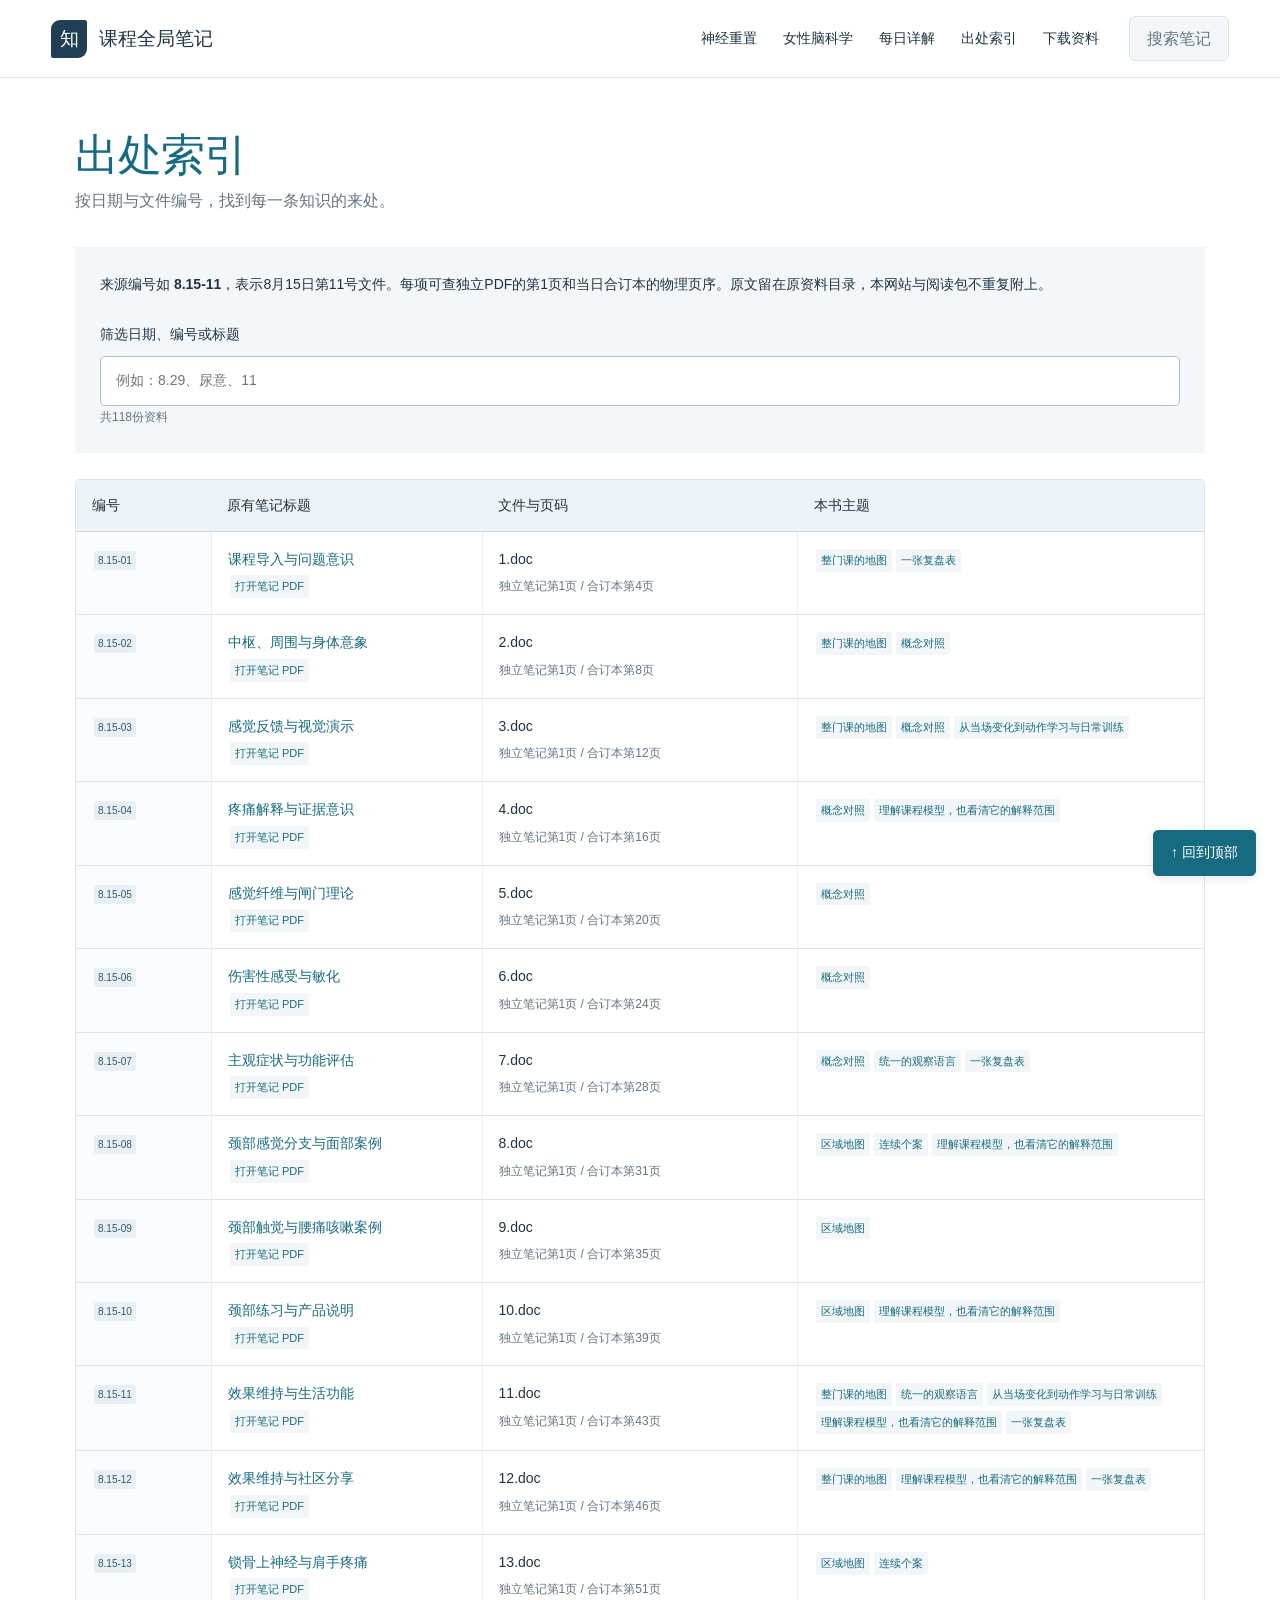
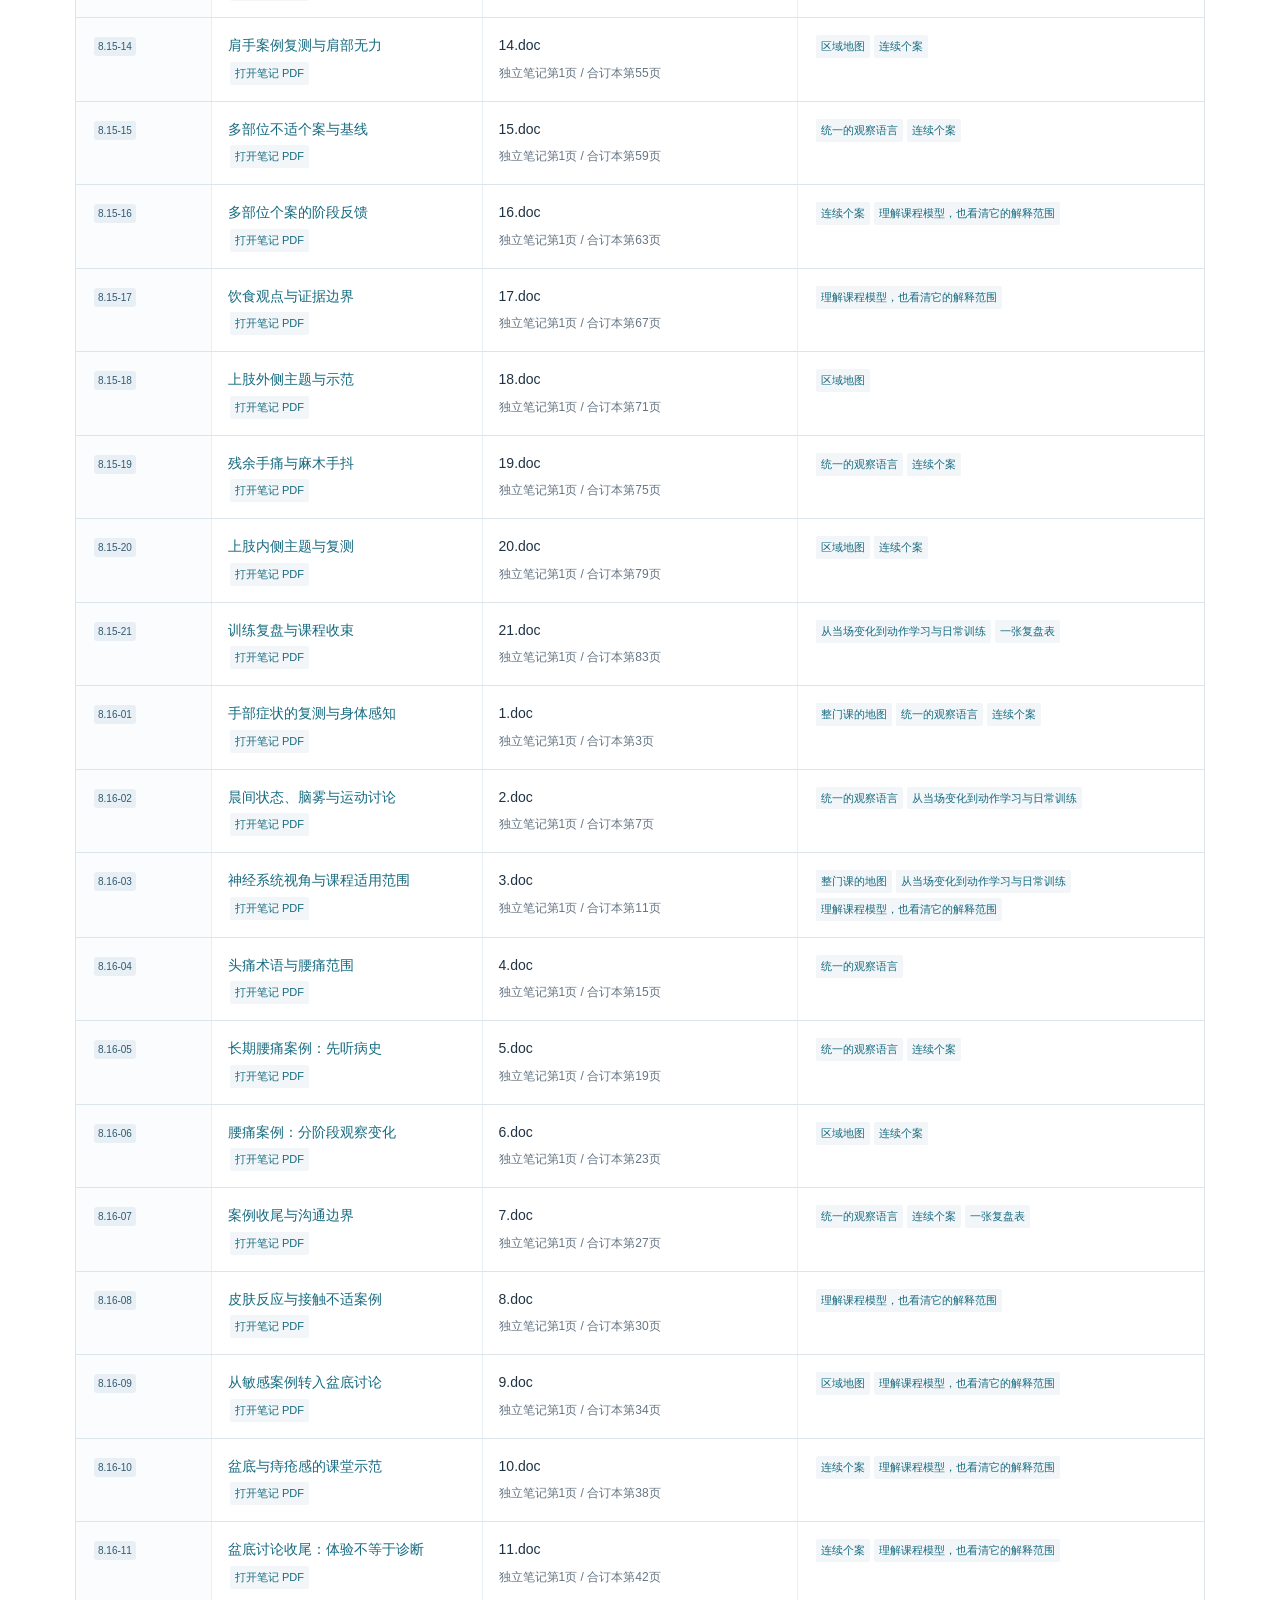
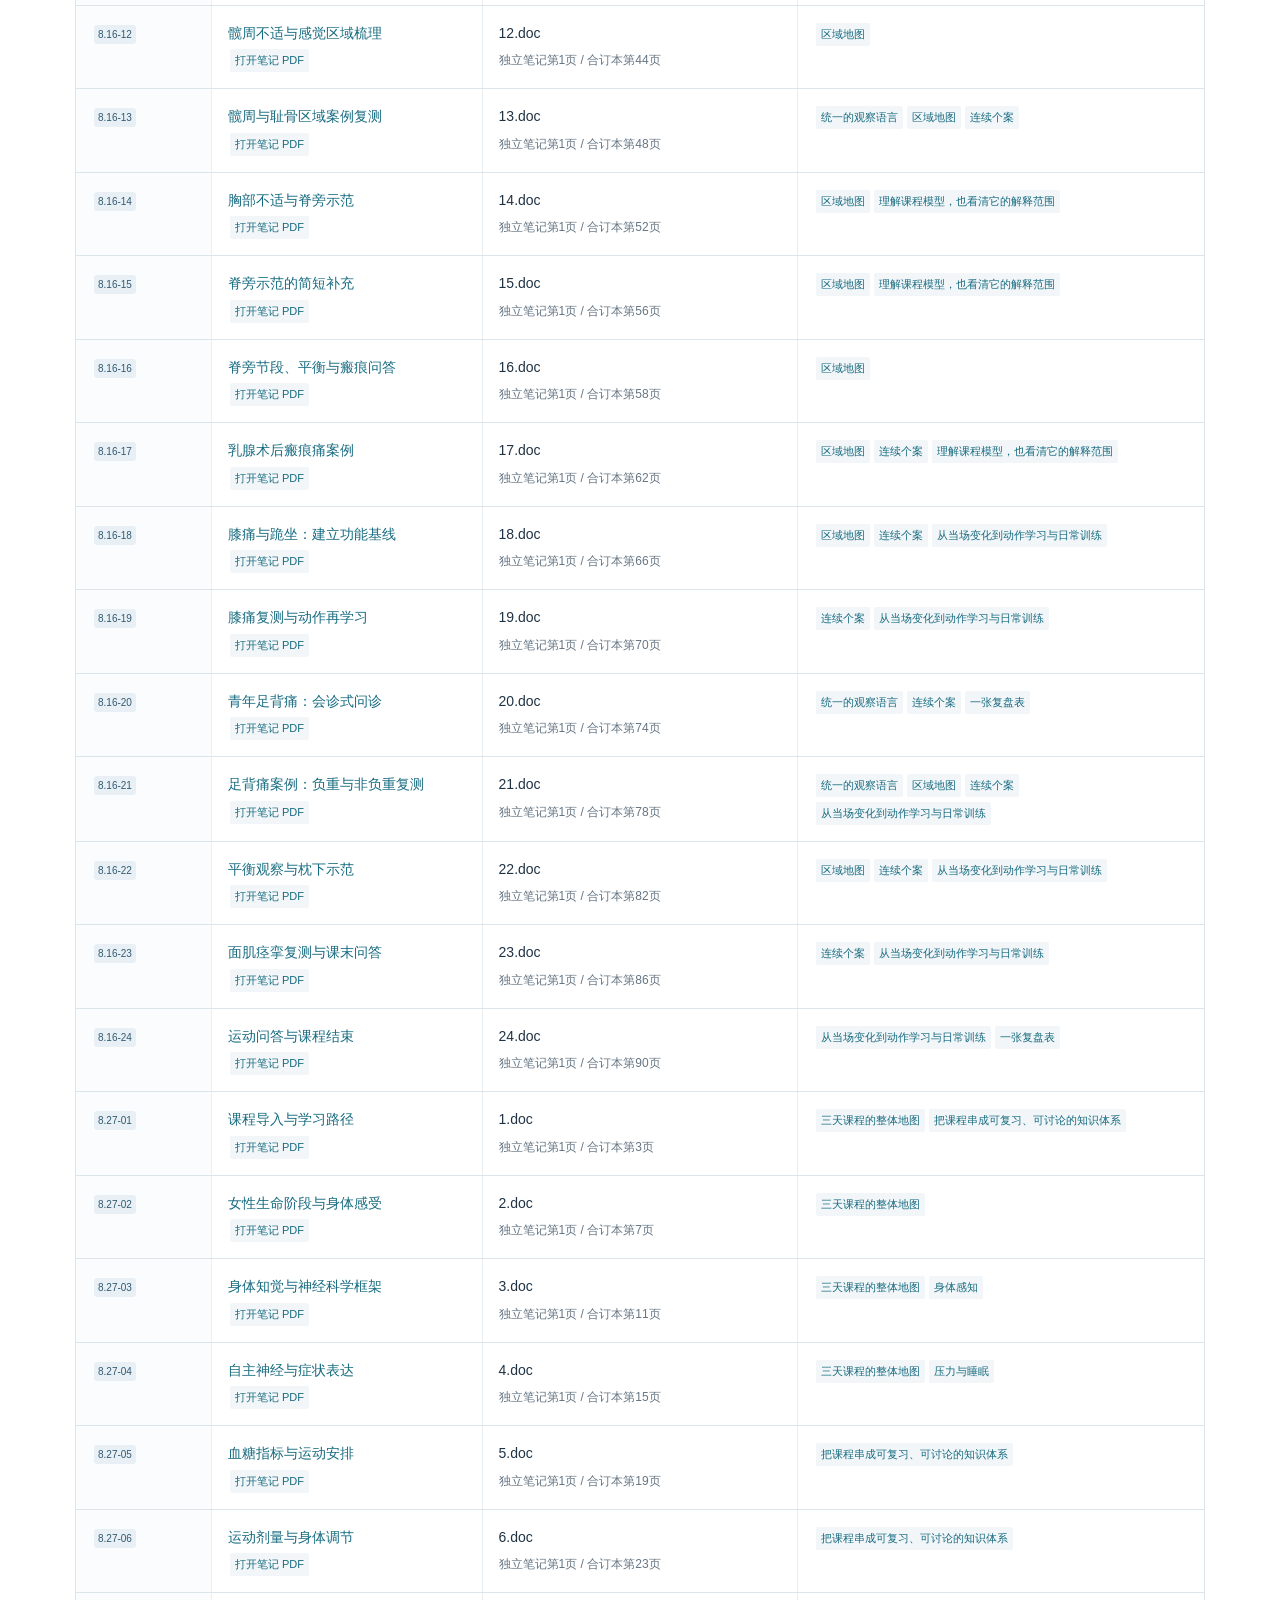
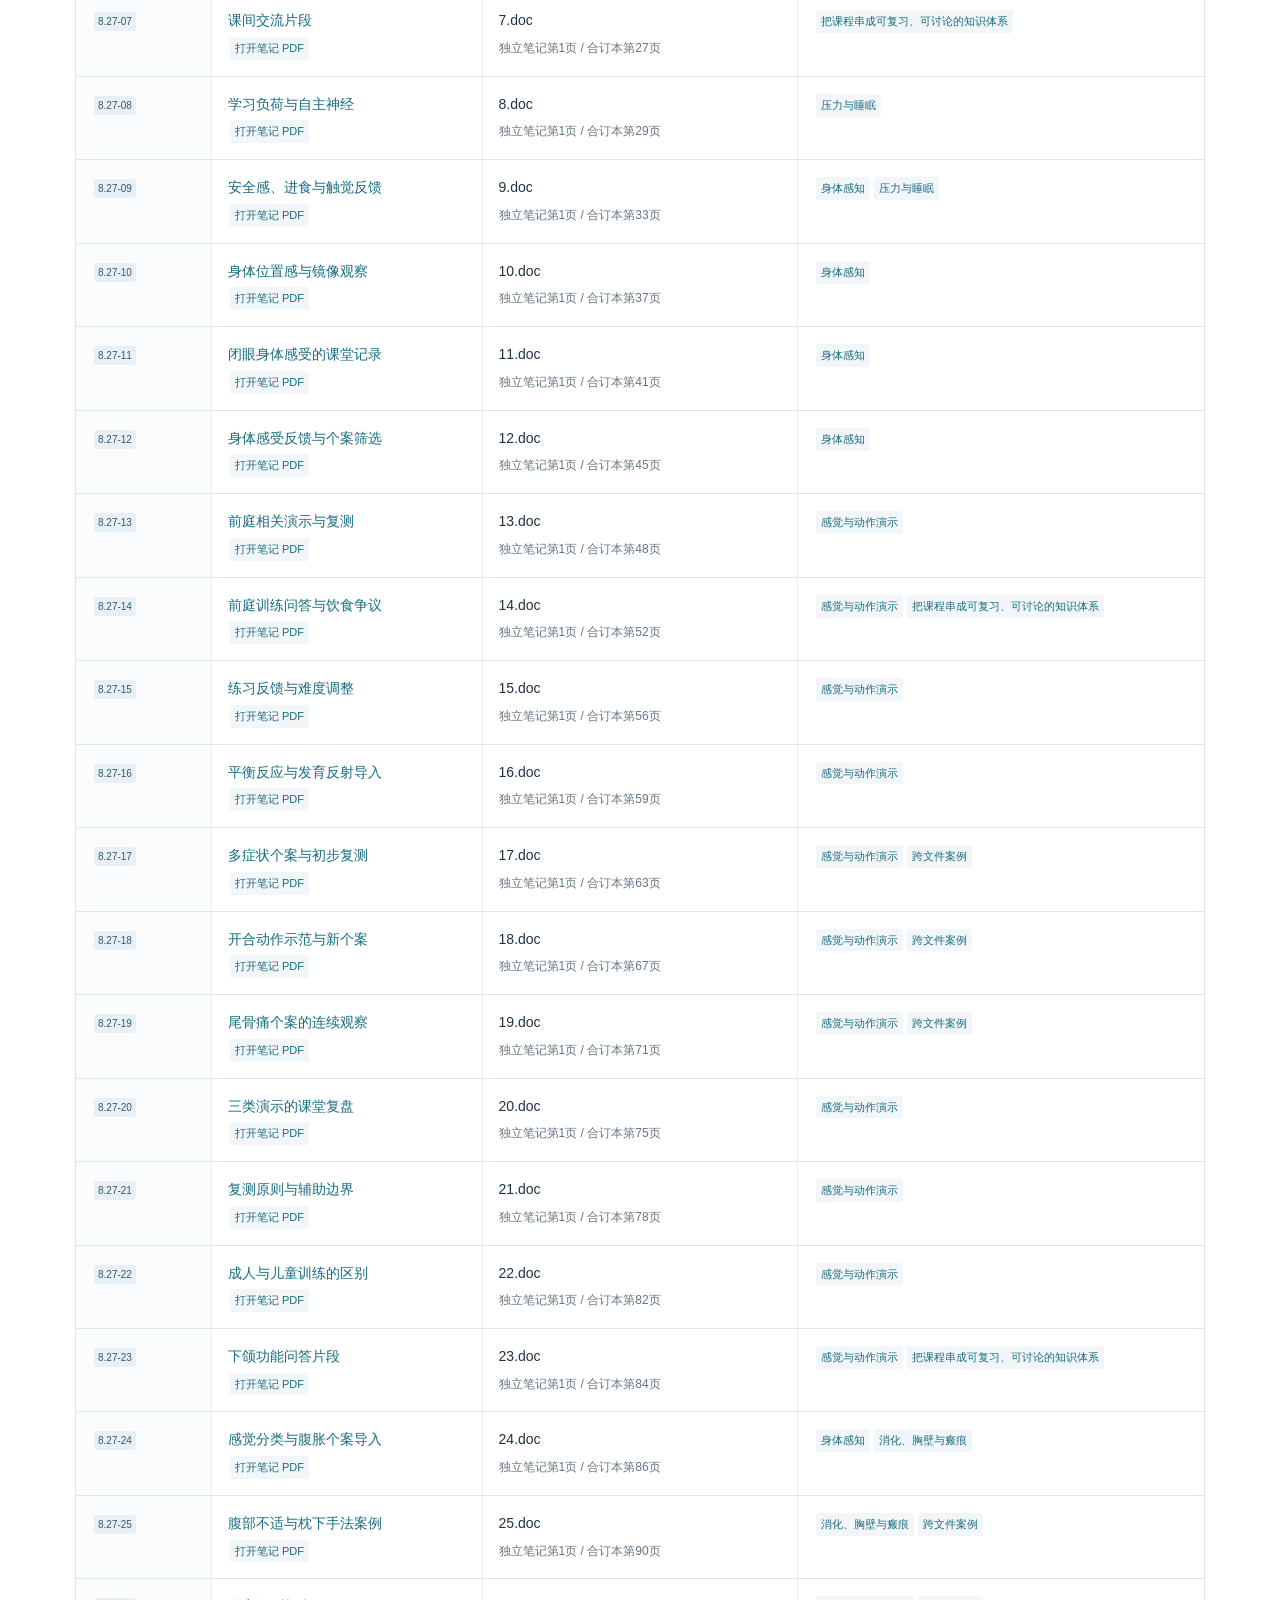
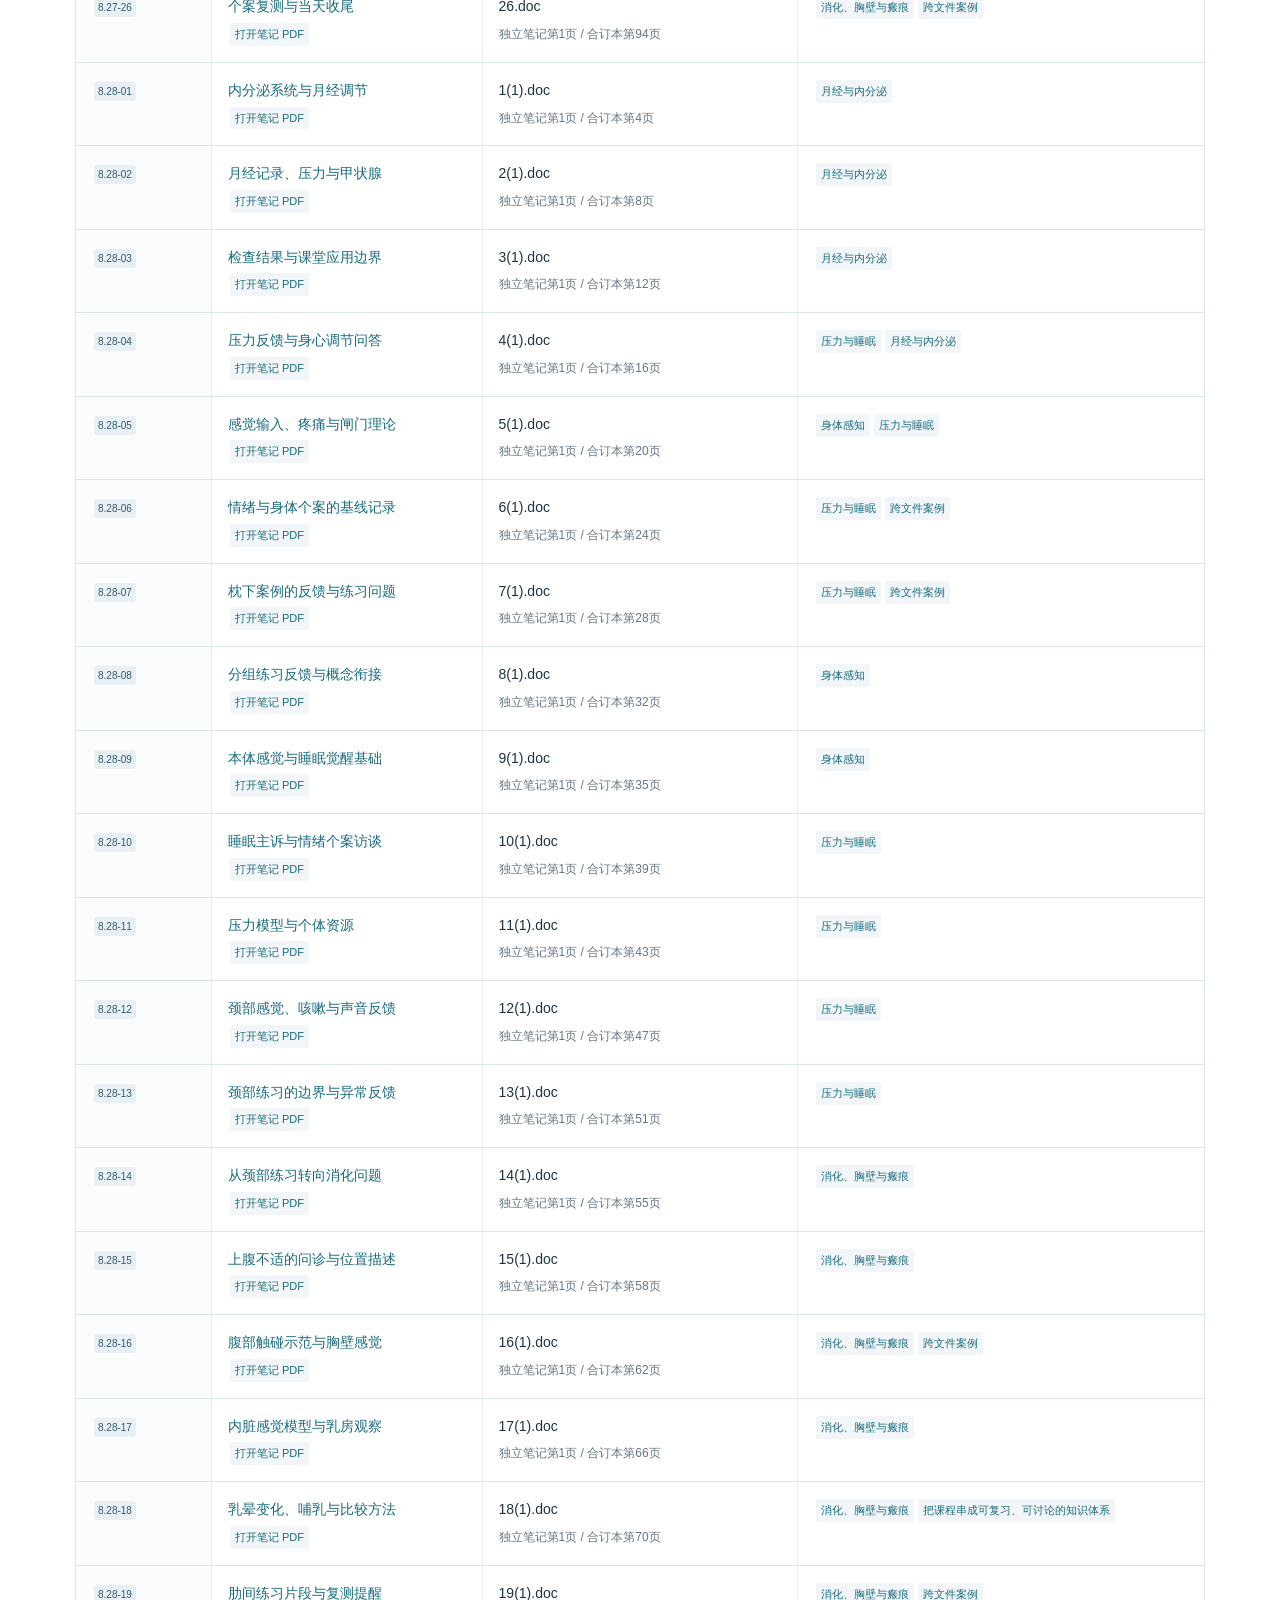
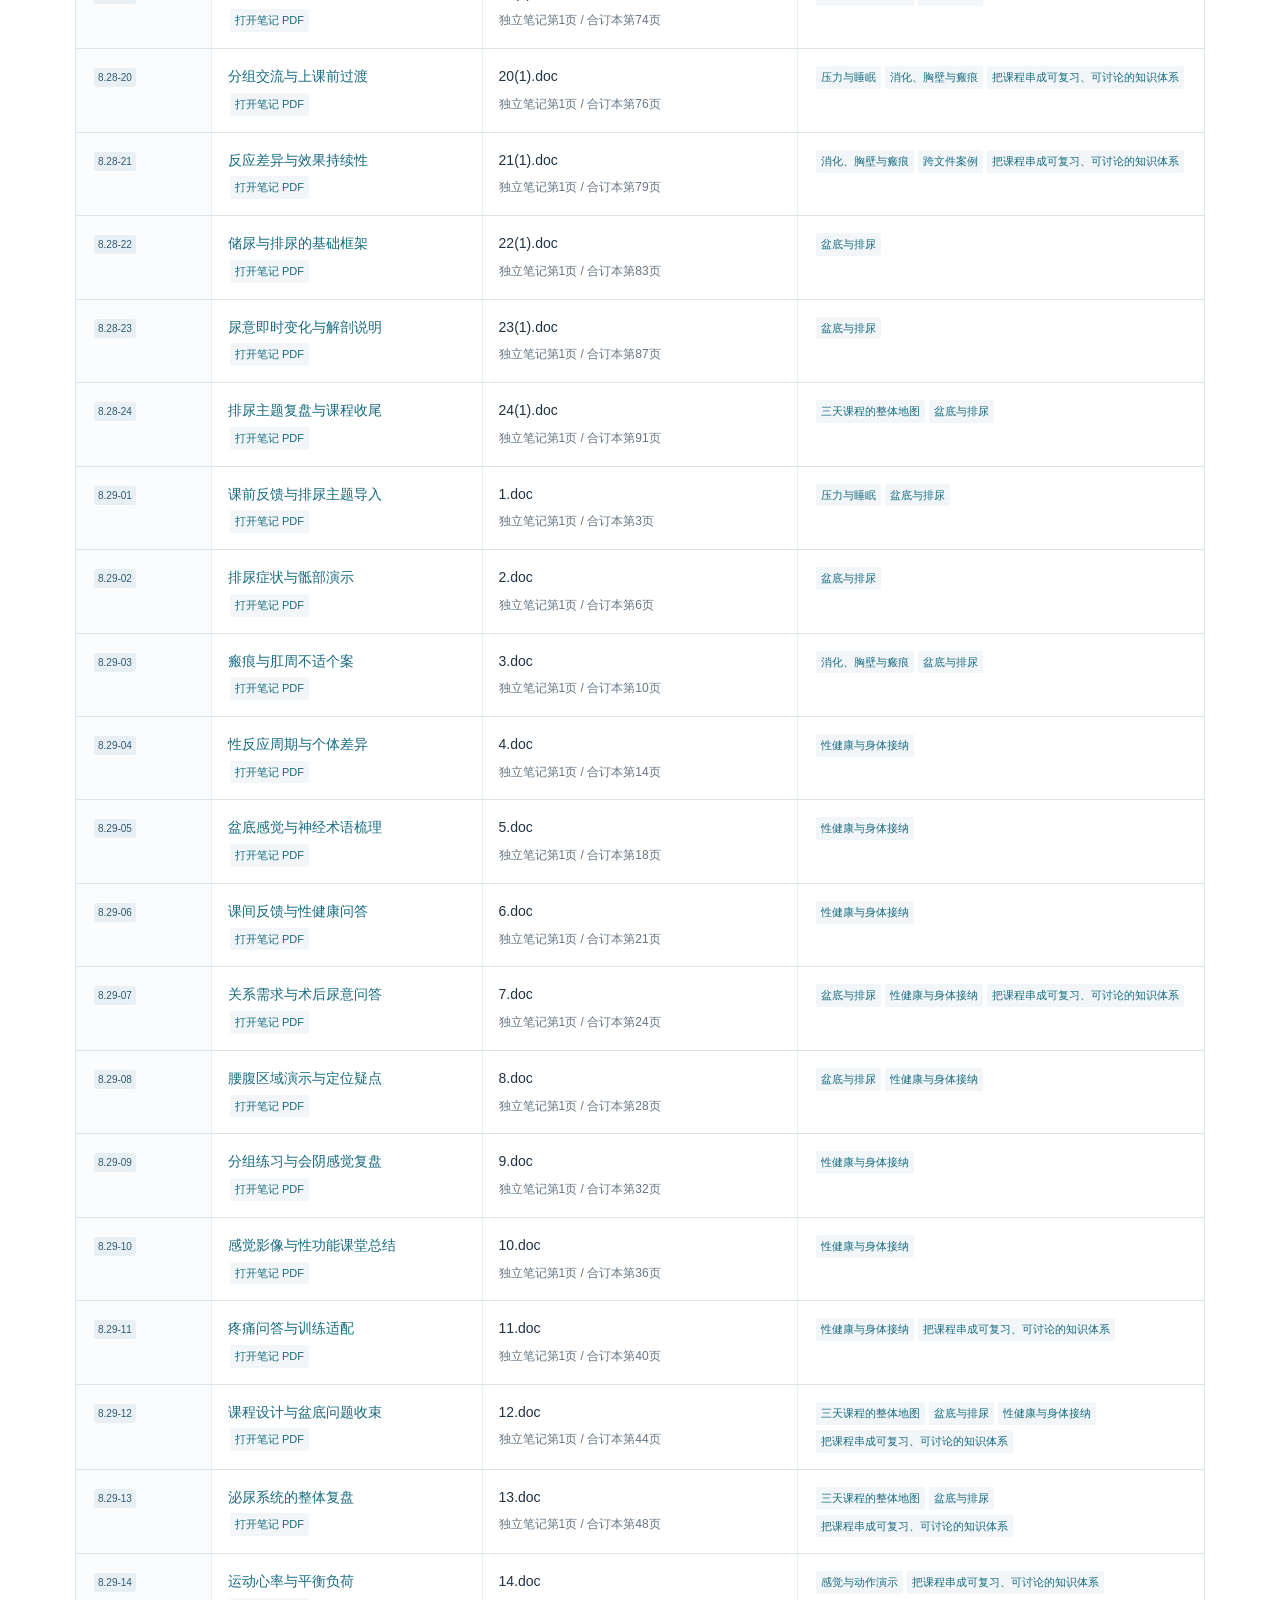
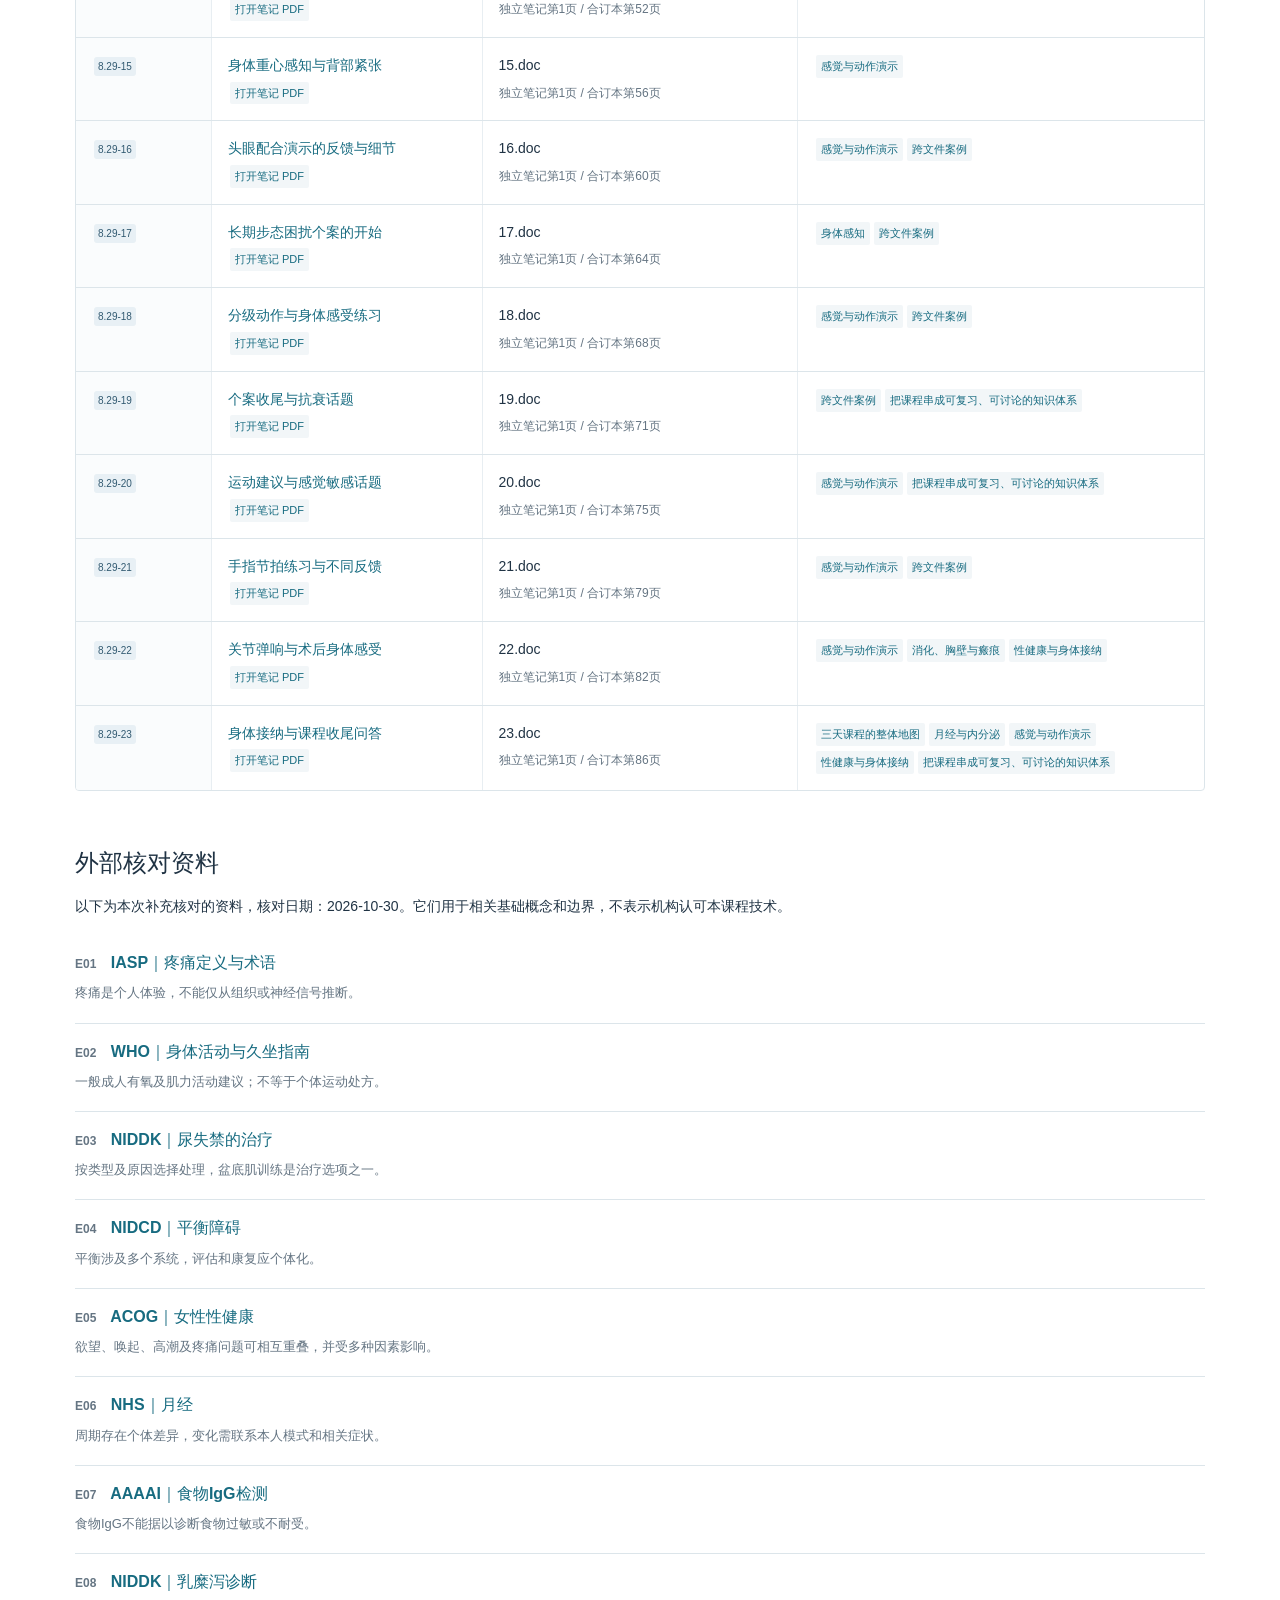
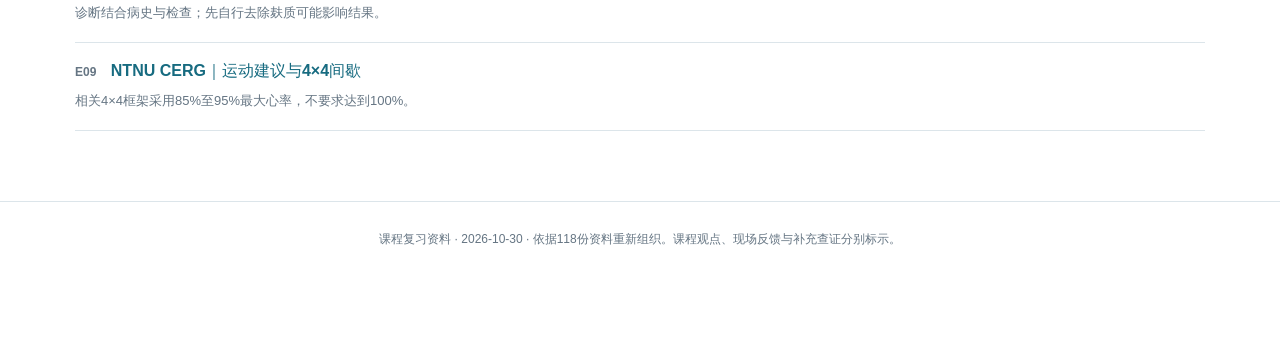
<file: docs/sources.html>
<!doctype html><html lang="zh-CN"><head><meta charset="utf-8"><meta name="viewport" content="width=device-width,initial-scale=1"><title>出处索引 | 课程全局笔记</title><meta name="description" content="神经重置与女性脑科学课程的主题笔记、逻辑图、对照表和可追溯出处。"><link rel="stylesheet" href="assets/style.css?v=20261030-daily"><link rel="stylesheet" href="assets/daily.css?v=20261030-daily"><script src="assets/data.js?v=20261030-daily" defer></script><script src="assets/app.js?v=20261030-daily" defer></script></head>
    <body><a class="skip" href="#main">跳到正文</a><header class="topbar"><a class="brand" href="index.html"><span class="brand-mark" aria-hidden="true">知</span>课程全局笔记</a><nav aria-label="全站导航"><a href="neural-reset.html">神经重置</a><a href="women-neuroscience.html">女性脑科学</a><a href="daily.html">每日详解</a><a href="sources.html">出处索引</a><a href="index.html#downloads">下载资料</a></nav><button class="search-open" type="button">搜索笔记</button></header>
    <main id="main" class="sources-page"><header class="course-header"><h1>出处索引</h1><p>按日期与文件编号，找到每一条知识的来处。</p></header><div class="source-note"><p>来源编号如 <strong>8.15-11</strong>，表示8月15日第11号文件。每项可查独立PDF的第1页和当日合订本的物理页序。原文留在原资料目录，本网站与阅读包不重复附上。</p><label for="source-filter">筛选日期、编号或标题</label><input id="source-filter" type="search" placeholder="例如：8.29、尿意、11"><p id="source-count" role="status">共118份资料</p></div><div class="table-scroll"><table><thead><tr><th>编号</th><th>原有笔记标题</th><th>文件与页码</th><th>本书主题</th></tr></thead><tbody><tr id="src-8.15-01" data-source-row><td><button class="ref" data-source="8.15-01">8.15-01</button></td><td><a href="daily-8-15.html#note-01">课程导入与问题意识</a><br><a class="chapter-tag" href="downloads/daily/8-15.pdf#page=1" target="_blank" rel="noopener">打开笔记 PDF</a></td><td>1.doc<br><small>独立笔记第1页 / 合订本第4页</small></td><td><a class="chapter-tag" href="neural-reset.html#map">整门课的地图</a><a class="chapter-tag" href="neural-reset.html#review">一张复盘表</a></td></tr><tr id="src-8.15-02" data-source-row><td><button class="ref" data-source="8.15-02">8.15-02</button></td><td><a href="daily-8-15.html#note-02">中枢、周围与身体意象</a><br><a class="chapter-tag" href="downloads/daily/8-15.pdf#page=2" target="_blank" rel="noopener">打开笔记 PDF</a></td><td>2.doc<br><small>独立笔记第1页 / 合订本第8页</small></td><td><a class="chapter-tag" href="neural-reset.html#map">整门课的地图</a><a class="chapter-tag" href="neural-reset.html#concepts">概念对照</a></td></tr><tr id="src-8.15-03" data-source-row><td><button class="ref" data-source="8.15-03">8.15-03</button></td><td><a href="daily-8-15.html#note-03">感觉反馈与视觉演示</a><br><a class="chapter-tag" href="downloads/daily/8-15.pdf#page=3" target="_blank" rel="noopener">打开笔记 PDF</a></td><td>3.doc<br><small>独立笔记第1页 / 合订本第12页</small></td><td><a class="chapter-tag" href="neural-reset.html#map">整门课的地图</a><a class="chapter-tag" href="neural-reset.html#concepts">概念对照</a><a class="chapter-tag" href="neural-reset.html#transfer">从当场变化到动作学习与日常训练</a></td></tr><tr id="src-8.15-04" data-source-row><td><button class="ref" data-source="8.15-04">8.15-04</button></td><td><a href="daily-8-15.html#note-04">疼痛解释与证据意识</a><br><a class="chapter-tag" href="downloads/daily/8-15.pdf#page=4" target="_blank" rel="noopener">打开笔记 PDF</a></td><td>4.doc<br><small>独立笔记第1页 / 合订本第16页</small></td><td><a class="chapter-tag" href="neural-reset.html#concepts">概念对照</a><a class="chapter-tag" href="neural-reset.html#evidence">理解课程模型，也看清它的解释范围</a></td></tr><tr id="src-8.15-05" data-source-row><td><button class="ref" data-source="8.15-05">8.15-05</button></td><td><a href="daily-8-15.html#note-05">感觉纤维与闸门理论</a><br><a class="chapter-tag" href="downloads/daily/8-15.pdf#page=5" target="_blank" rel="noopener">打开笔记 PDF</a></td><td>5.doc<br><small>独立笔记第1页 / 合订本第20页</small></td><td><a class="chapter-tag" href="neural-reset.html#concepts">概念对照</a></td></tr><tr id="src-8.15-06" data-source-row><td><button class="ref" data-source="8.15-06">8.15-06</button></td><td><a href="daily-8-15.html#note-06">伤害性感受与敏化</a><br><a class="chapter-tag" href="downloads/daily/8-15.pdf#page=6" target="_blank" rel="noopener">打开笔记 PDF</a></td><td>6.doc<br><small>独立笔记第1页 / 合订本第24页</small></td><td><a class="chapter-tag" href="neural-reset.html#concepts">概念对照</a></td></tr><tr id="src-8.15-07" data-source-row><td><button class="ref" data-source="8.15-07">8.15-07</button></td><td><a href="daily-8-15.html#note-07">主观症状与功能评估</a><br><a class="chapter-tag" href="downloads/daily/8-15.pdf#page=7" target="_blank" rel="noopener">打开笔记 PDF</a></td><td>7.doc<br><small>独立笔记第1页 / 合订本第28页</small></td><td><a class="chapter-tag" href="neural-reset.html#concepts">概念对照</a><a class="chapter-tag" href="neural-reset.html#assessment">统一的观察语言</a><a class="chapter-tag" href="neural-reset.html#review">一张复盘表</a></td></tr><tr id="src-8.15-08" data-source-row><td><button class="ref" data-source="8.15-08">8.15-08</button></td><td><a href="daily-8-15.html#note-08">颈部感觉分支与面部案例</a><br><a class="chapter-tag" href="downloads/daily/8-15.pdf#page=8" target="_blank" rel="noopener">打开笔记 PDF</a></td><td>8.doc<br><small>独立笔记第1页 / 合订本第31页</small></td><td><a class="chapter-tag" href="neural-reset.html#regions">区域地图</a><a class="chapter-tag" href="neural-reset.html#cases">连续个案</a><a class="chapter-tag" href="neural-reset.html#evidence">理解课程模型，也看清它的解释范围</a></td></tr><tr id="src-8.15-09" data-source-row><td><button class="ref" data-source="8.15-09">8.15-09</button></td><td><a href="daily-8-15.html#note-09">颈部触觉与腰痛咳嗽案例</a><br><a class="chapter-tag" href="downloads/daily/8-15.pdf#page=9" target="_blank" rel="noopener">打开笔记 PDF</a></td><td>9.doc<br><small>独立笔记第1页 / 合订本第35页</small></td><td><a class="chapter-tag" href="neural-reset.html#regions">区域地图</a></td></tr><tr id="src-8.15-10" data-source-row><td><button class="ref" data-source="8.15-10">8.15-10</button></td><td><a href="daily-8-15.html#note-10">颈部练习与产品说明</a><br><a class="chapter-tag" href="downloads/daily/8-15.pdf#page=10" target="_blank" rel="noopener">打开笔记 PDF</a></td><td>10.doc<br><small>独立笔记第1页 / 合订本第39页</small></td><td><a class="chapter-tag" href="neural-reset.html#regions">区域地图</a><a class="chapter-tag" href="neural-reset.html#evidence">理解课程模型，也看清它的解释范围</a></td></tr><tr id="src-8.15-11" data-source-row><td><button class="ref" data-source="8.15-11">8.15-11</button></td><td><a href="daily-8-15.html#note-11">效果维持与生活功能</a><br><a class="chapter-tag" href="downloads/daily/8-15.pdf#page=11" target="_blank" rel="noopener">打开笔记 PDF</a></td><td>11.doc<br><small>独立笔记第1页 / 合订本第43页</small></td><td><a class="chapter-tag" href="neural-reset.html#map">整门课的地图</a><a class="chapter-tag" href="neural-reset.html#assessment">统一的观察语言</a><a class="chapter-tag" href="neural-reset.html#transfer">从当场变化到动作学习与日常训练</a><a class="chapter-tag" href="neural-reset.html#evidence">理解课程模型，也看清它的解释范围</a><a class="chapter-tag" href="neural-reset.html#review">一张复盘表</a></td></tr><tr id="src-8.15-12" data-source-row><td><button class="ref" data-source="8.15-12">8.15-12</button></td><td><a href="daily-8-15.html#note-12">效果维持与社区分享</a><br><a class="chapter-tag" href="downloads/daily/8-15.pdf#page=12" target="_blank" rel="noopener">打开笔记 PDF</a></td><td>12.doc<br><small>独立笔记第1页 / 合订本第46页</small></td><td><a class="chapter-tag" href="neural-reset.html#map">整门课的地图</a><a class="chapter-tag" href="neural-reset.html#evidence">理解课程模型，也看清它的解释范围</a><a class="chapter-tag" href="neural-reset.html#review">一张复盘表</a></td></tr><tr id="src-8.15-13" data-source-row><td><button class="ref" data-source="8.15-13">8.15-13</button></td><td><a href="daily-8-15.html#note-13">锁骨上神经与肩手疼痛</a><br><a class="chapter-tag" href="downloads/daily/8-15.pdf#page=13" target="_blank" rel="noopener">打开笔记 PDF</a></td><td>13.doc<br><small>独立笔记第1页 / 合订本第51页</small></td><td><a class="chapter-tag" href="neural-reset.html#regions">区域地图</a><a class="chapter-tag" href="neural-reset.html#cases">连续个案</a></td></tr><tr id="src-8.15-14" data-source-row><td><button class="ref" data-source="8.15-14">8.15-14</button></td><td><a href="daily-8-15.html#note-14">肩手案例复测与肩部无力</a><br><a class="chapter-tag" href="downloads/daily/8-15.pdf#page=14" target="_blank" rel="noopener">打开笔记 PDF</a></td><td>14.doc<br><small>独立笔记第1页 / 合订本第55页</small></td><td><a class="chapter-tag" href="neural-reset.html#regions">区域地图</a><a class="chapter-tag" href="neural-reset.html#cases">连续个案</a></td></tr><tr id="src-8.15-15" data-source-row><td><button class="ref" data-source="8.15-15">8.15-15</button></td><td><a href="daily-8-15.html#note-15">多部位不适个案与基线</a><br><a class="chapter-tag" href="downloads/daily/8-15.pdf#page=15" target="_blank" rel="noopener">打开笔记 PDF</a></td><td>15.doc<br><small>独立笔记第1页 / 合订本第59页</small></td><td><a class="chapter-tag" href="neural-reset.html#assessment">统一的观察语言</a><a class="chapter-tag" href="neural-reset.html#cases">连续个案</a></td></tr><tr id="src-8.15-16" data-source-row><td><button class="ref" data-source="8.15-16">8.15-16</button></td><td><a href="daily-8-15.html#note-16">多部位个案的阶段反馈</a><br><a class="chapter-tag" href="downloads/daily/8-15.pdf#page=16" target="_blank" rel="noopener">打开笔记 PDF</a></td><td>16.doc<br><small>独立笔记第1页 / 合订本第63页</small></td><td><a class="chapter-tag" href="neural-reset.html#cases">连续个案</a><a class="chapter-tag" href="neural-reset.html#evidence">理解课程模型，也看清它的解释范围</a></td></tr><tr id="src-8.15-17" data-source-row><td><button class="ref" data-source="8.15-17">8.15-17</button></td><td><a href="daily-8-15.html#note-17">饮食观点与证据边界</a><br><a class="chapter-tag" href="downloads/daily/8-15.pdf#page=17" target="_blank" rel="noopener">打开笔记 PDF</a></td><td>17.doc<br><small>独立笔记第1页 / 合订本第67页</small></td><td><a class="chapter-tag" href="neural-reset.html#evidence">理解课程模型，也看清它的解释范围</a></td></tr><tr id="src-8.15-18" data-source-row><td><button class="ref" data-source="8.15-18">8.15-18</button></td><td><a href="daily-8-15.html#note-18">上肢外侧主题与示范</a><br><a class="chapter-tag" href="downloads/daily/8-15.pdf#page=18" target="_blank" rel="noopener">打开笔记 PDF</a></td><td>18.doc<br><small>独立笔记第1页 / 合订本第71页</small></td><td><a class="chapter-tag" href="neural-reset.html#regions">区域地图</a></td></tr><tr id="src-8.15-19" data-source-row><td><button class="ref" data-source="8.15-19">8.15-19</button></td><td><a href="daily-8-15.html#note-19">残余手痛与麻木手抖</a><br><a class="chapter-tag" href="downloads/daily/8-15.pdf#page=19" target="_blank" rel="noopener">打开笔记 PDF</a></td><td>19.doc<br><small>独立笔记第1页 / 合订本第75页</small></td><td><a class="chapter-tag" href="neural-reset.html#assessment">统一的观察语言</a><a class="chapter-tag" href="neural-reset.html#cases">连续个案</a></td></tr><tr id="src-8.15-20" data-source-row><td><button class="ref" data-source="8.15-20">8.15-20</button></td><td><a href="daily-8-15.html#note-20">上肢内侧主题与复测</a><br><a class="chapter-tag" href="downloads/daily/8-15.pdf#page=20" target="_blank" rel="noopener">打开笔记 PDF</a></td><td>20.doc<br><small>独立笔记第1页 / 合订本第79页</small></td><td><a class="chapter-tag" href="neural-reset.html#regions">区域地图</a><a class="chapter-tag" href="neural-reset.html#cases">连续个案</a></td></tr><tr id="src-8.15-21" data-source-row><td><button class="ref" data-source="8.15-21">8.15-21</button></td><td><a href="daily-8-15.html#note-21">训练复盘与课程收束</a><br><a class="chapter-tag" href="downloads/daily/8-15.pdf#page=21" target="_blank" rel="noopener">打开笔记 PDF</a></td><td>21.doc<br><small>独立笔记第1页 / 合订本第83页</small></td><td><a class="chapter-tag" href="neural-reset.html#transfer">从当场变化到动作学习与日常训练</a><a class="chapter-tag" href="neural-reset.html#review">一张复盘表</a></td></tr><tr id="src-8.16-01" data-source-row><td><button class="ref" data-source="8.16-01">8.16-01</button></td><td><a href="daily-8-16.html#note-01">手部症状的复测与身体感知</a><br><a class="chapter-tag" href="downloads/daily/8-16.pdf#page=1" target="_blank" rel="noopener">打开笔记 PDF</a></td><td>1.doc<br><small>独立笔记第1页 / 合订本第3页</small></td><td><a class="chapter-tag" href="neural-reset.html#map">整门课的地图</a><a class="chapter-tag" href="neural-reset.html#assessment">统一的观察语言</a><a class="chapter-tag" href="neural-reset.html#cases">连续个案</a></td></tr><tr id="src-8.16-02" data-source-row><td><button class="ref" data-source="8.16-02">8.16-02</button></td><td><a href="daily-8-16.html#note-02">晨间状态、脑雾与运动讨论</a><br><a class="chapter-tag" href="downloads/daily/8-16.pdf#page=2" target="_blank" rel="noopener">打开笔记 PDF</a></td><td>2.doc<br><small>独立笔记第1页 / 合订本第7页</small></td><td><a class="chapter-tag" href="neural-reset.html#assessment">统一的观察语言</a><a class="chapter-tag" href="neural-reset.html#transfer">从当场变化到动作学习与日常训练</a></td></tr><tr id="src-8.16-03" data-source-row><td><button class="ref" data-source="8.16-03">8.16-03</button></td><td><a href="daily-8-16.html#note-03">神经系统视角与课程适用范围</a><br><a class="chapter-tag" href="downloads/daily/8-16.pdf#page=3" target="_blank" rel="noopener">打开笔记 PDF</a></td><td>3.doc<br><small>独立笔记第1页 / 合订本第11页</small></td><td><a class="chapter-tag" href="neural-reset.html#map">整门课的地图</a><a class="chapter-tag" href="neural-reset.html#transfer">从当场变化到动作学习与日常训练</a><a class="chapter-tag" href="neural-reset.html#evidence">理解课程模型，也看清它的解释范围</a></td></tr><tr id="src-8.16-04" data-source-row><td><button class="ref" data-source="8.16-04">8.16-04</button></td><td><a href="daily-8-16.html#note-04">头痛术语与腰痛范围</a><br><a class="chapter-tag" href="downloads/daily/8-16.pdf#page=4" target="_blank" rel="noopener">打开笔记 PDF</a></td><td>4.doc<br><small>独立笔记第1页 / 合订本第15页</small></td><td><a class="chapter-tag" href="neural-reset.html#assessment">统一的观察语言</a></td></tr><tr id="src-8.16-05" data-source-row><td><button class="ref" data-source="8.16-05">8.16-05</button></td><td><a href="daily-8-16.html#note-05">长期腰痛案例：先听病史</a><br><a class="chapter-tag" href="downloads/daily/8-16.pdf#page=5" target="_blank" rel="noopener">打开笔记 PDF</a></td><td>5.doc<br><small>独立笔记第1页 / 合订本第19页</small></td><td><a class="chapter-tag" href="neural-reset.html#assessment">统一的观察语言</a><a class="chapter-tag" href="neural-reset.html#cases">连续个案</a></td></tr><tr id="src-8.16-06" data-source-row><td><button class="ref" data-source="8.16-06">8.16-06</button></td><td><a href="daily-8-16.html#note-06">腰痛案例：分阶段观察变化</a><br><a class="chapter-tag" href="downloads/daily/8-16.pdf#page=6" target="_blank" rel="noopener">打开笔记 PDF</a></td><td>6.doc<br><small>独立笔记第1页 / 合订本第23页</small></td><td><a class="chapter-tag" href="neural-reset.html#regions">区域地图</a><a class="chapter-tag" href="neural-reset.html#cases">连续个案</a></td></tr><tr id="src-8.16-07" data-source-row><td><button class="ref" data-source="8.16-07">8.16-07</button></td><td><a href="daily-8-16.html#note-07">案例收尾与沟通边界</a><br><a class="chapter-tag" href="downloads/daily/8-16.pdf#page=7" target="_blank" rel="noopener">打开笔记 PDF</a></td><td>7.doc<br><small>独立笔记第1页 / 合订本第27页</small></td><td><a class="chapter-tag" href="neural-reset.html#assessment">统一的观察语言</a><a class="chapter-tag" href="neural-reset.html#cases">连续个案</a><a class="chapter-tag" href="neural-reset.html#review">一张复盘表</a></td></tr><tr id="src-8.16-08" data-source-row><td><button class="ref" data-source="8.16-08">8.16-08</button></td><td><a href="daily-8-16.html#note-08">皮肤反应与接触不适案例</a><br><a class="chapter-tag" href="downloads/daily/8-16.pdf#page=8" target="_blank" rel="noopener">打开笔记 PDF</a></td><td>8.doc<br><small>独立笔记第1页 / 合订本第30页</small></td><td><a class="chapter-tag" href="neural-reset.html#evidence">理解课程模型，也看清它的解释范围</a></td></tr><tr id="src-8.16-09" data-source-row><td><button class="ref" data-source="8.16-09">8.16-09</button></td><td><a href="daily-8-16.html#note-09">从敏感案例转入盆底讨论</a><br><a class="chapter-tag" href="downloads/daily/8-16.pdf#page=9" target="_blank" rel="noopener">打开笔记 PDF</a></td><td>9.doc<br><small>独立笔记第1页 / 合订本第34页</small></td><td><a class="chapter-tag" href="neural-reset.html#regions">区域地图</a><a class="chapter-tag" href="neural-reset.html#evidence">理解课程模型，也看清它的解释范围</a></td></tr><tr id="src-8.16-10" data-source-row><td><button class="ref" data-source="8.16-10">8.16-10</button></td><td><a href="daily-8-16.html#note-10">盆底与痔疮感的课堂示范</a><br><a class="chapter-tag" href="downloads/daily/8-16.pdf#page=10" target="_blank" rel="noopener">打开笔记 PDF</a></td><td>10.doc<br><small>独立笔记第1页 / 合订本第38页</small></td><td><a class="chapter-tag" href="neural-reset.html#cases">连续个案</a><a class="chapter-tag" href="neural-reset.html#evidence">理解课程模型，也看清它的解释范围</a></td></tr><tr id="src-8.16-11" data-source-row><td><button class="ref" data-source="8.16-11">8.16-11</button></td><td><a href="daily-8-16.html#note-11">盆底讨论收尾：体验不等于诊断</a><br><a class="chapter-tag" href="downloads/daily/8-16.pdf#page=11" target="_blank" rel="noopener">打开笔记 PDF</a></td><td>11.doc<br><small>独立笔记第1页 / 合订本第42页</small></td><td><a class="chapter-tag" href="neural-reset.html#cases">连续个案</a><a class="chapter-tag" href="neural-reset.html#evidence">理解课程模型，也看清它的解释范围</a></td></tr><tr id="src-8.16-12" data-source-row><td><button class="ref" data-source="8.16-12">8.16-12</button></td><td><a href="daily-8-16.html#note-12">髋周不适与感觉区域梳理</a><br><a class="chapter-tag" href="downloads/daily/8-16.pdf#page=12" target="_blank" rel="noopener">打开笔记 PDF</a></td><td>12.doc<br><small>独立笔记第1页 / 合订本第44页</small></td><td><a class="chapter-tag" href="neural-reset.html#regions">区域地图</a></td></tr><tr id="src-8.16-13" data-source-row><td><button class="ref" data-source="8.16-13">8.16-13</button></td><td><a href="daily-8-16.html#note-13">髋周与耻骨区域案例复测</a><br><a class="chapter-tag" href="downloads/daily/8-16.pdf#page=13" target="_blank" rel="noopener">打开笔记 PDF</a></td><td>13.doc<br><small>独立笔记第1页 / 合订本第48页</small></td><td><a class="chapter-tag" href="neural-reset.html#assessment">统一的观察语言</a><a class="chapter-tag" href="neural-reset.html#regions">区域地图</a><a class="chapter-tag" href="neural-reset.html#cases">连续个案</a></td></tr><tr id="src-8.16-14" data-source-row><td><button class="ref" data-source="8.16-14">8.16-14</button></td><td><a href="daily-8-16.html#note-14">胸部不适与脊旁示范</a><br><a class="chapter-tag" href="downloads/daily/8-16.pdf#page=14" target="_blank" rel="noopener">打开笔记 PDF</a></td><td>14.doc<br><small>独立笔记第1页 / 合订本第52页</small></td><td><a class="chapter-tag" href="neural-reset.html#regions">区域地图</a><a class="chapter-tag" href="neural-reset.html#evidence">理解课程模型，也看清它的解释范围</a></td></tr><tr id="src-8.16-15" data-source-row><td><button class="ref" data-source="8.16-15">8.16-15</button></td><td><a href="daily-8-16.html#note-15">脊旁示范的简短补充</a><br><a class="chapter-tag" href="downloads/daily/8-16.pdf#page=15" target="_blank" rel="noopener">打开笔记 PDF</a></td><td>15.doc<br><small>独立笔记第1页 / 合订本第56页</small></td><td><a class="chapter-tag" href="neural-reset.html#regions">区域地图</a><a class="chapter-tag" href="neural-reset.html#evidence">理解课程模型，也看清它的解释范围</a></td></tr><tr id="src-8.16-16" data-source-row><td><button class="ref" data-source="8.16-16">8.16-16</button></td><td><a href="daily-8-16.html#note-16">脊旁节段、平衡与瘢痕问答</a><br><a class="chapter-tag" href="downloads/daily/8-16.pdf#page=16" target="_blank" rel="noopener">打开笔记 PDF</a></td><td>16.doc<br><small>独立笔记第1页 / 合订本第58页</small></td><td><a class="chapter-tag" href="neural-reset.html#regions">区域地图</a></td></tr><tr id="src-8.16-17" data-source-row><td><button class="ref" data-source="8.16-17">8.16-17</button></td><td><a href="daily-8-16.html#note-17">乳腺术后瘢痕痛案例</a><br><a class="chapter-tag" href="downloads/daily/8-16.pdf#page=17" target="_blank" rel="noopener">打开笔记 PDF</a></td><td>17.doc<br><small>独立笔记第1页 / 合订本第62页</small></td><td><a class="chapter-tag" href="neural-reset.html#regions">区域地图</a><a class="chapter-tag" href="neural-reset.html#cases">连续个案</a><a class="chapter-tag" href="neural-reset.html#evidence">理解课程模型，也看清它的解释范围</a></td></tr><tr id="src-8.16-18" data-source-row><td><button class="ref" data-source="8.16-18">8.16-18</button></td><td><a href="daily-8-16.html#note-18">膝痛与跪坐：建立功能基线</a><br><a class="chapter-tag" href="downloads/daily/8-16.pdf#page=18" target="_blank" rel="noopener">打开笔记 PDF</a></td><td>18.doc<br><small>独立笔记第1页 / 合订本第66页</small></td><td><a class="chapter-tag" href="neural-reset.html#regions">区域地图</a><a class="chapter-tag" href="neural-reset.html#cases">连续个案</a><a class="chapter-tag" href="neural-reset.html#transfer">从当场变化到动作学习与日常训练</a></td></tr><tr id="src-8.16-19" data-source-row><td><button class="ref" data-source="8.16-19">8.16-19</button></td><td><a href="daily-8-16.html#note-19">膝痛复测与动作再学习</a><br><a class="chapter-tag" href="downloads/daily/8-16.pdf#page=19" target="_blank" rel="noopener">打开笔记 PDF</a></td><td>19.doc<br><small>独立笔记第1页 / 合订本第70页</small></td><td><a class="chapter-tag" href="neural-reset.html#cases">连续个案</a><a class="chapter-tag" href="neural-reset.html#transfer">从当场变化到动作学习与日常训练</a></td></tr><tr id="src-8.16-20" data-source-row><td><button class="ref" data-source="8.16-20">8.16-20</button></td><td><a href="daily-8-16.html#note-20">青年足背痛：会诊式问诊</a><br><a class="chapter-tag" href="downloads/daily/8-16.pdf#page=20" target="_blank" rel="noopener">打开笔记 PDF</a></td><td>20.doc<br><small>独立笔记第1页 / 合订本第74页</small></td><td><a class="chapter-tag" href="neural-reset.html#assessment">统一的观察语言</a><a class="chapter-tag" href="neural-reset.html#cases">连续个案</a><a class="chapter-tag" href="neural-reset.html#review">一张复盘表</a></td></tr><tr id="src-8.16-21" data-source-row><td><button class="ref" data-source="8.16-21">8.16-21</button></td><td><a href="daily-8-16.html#note-21">足背痛案例：负重与非负重复测</a><br><a class="chapter-tag" href="downloads/daily/8-16.pdf#page=21" target="_blank" rel="noopener">打开笔记 PDF</a></td><td>21.doc<br><small>独立笔记第1页 / 合订本第78页</small></td><td><a class="chapter-tag" href="neural-reset.html#assessment">统一的观察语言</a><a class="chapter-tag" href="neural-reset.html#regions">区域地图</a><a class="chapter-tag" href="neural-reset.html#cases">连续个案</a><a class="chapter-tag" href="neural-reset.html#transfer">从当场变化到动作学习与日常训练</a></td></tr><tr id="src-8.16-22" data-source-row><td><button class="ref" data-source="8.16-22">8.16-22</button></td><td><a href="daily-8-16.html#note-22">平衡观察与枕下示范</a><br><a class="chapter-tag" href="downloads/daily/8-16.pdf#page=22" target="_blank" rel="noopener">打开笔记 PDF</a></td><td>22.doc<br><small>独立笔记第1页 / 合订本第82页</small></td><td><a class="chapter-tag" href="neural-reset.html#regions">区域地图</a><a class="chapter-tag" href="neural-reset.html#cases">连续个案</a><a class="chapter-tag" href="neural-reset.html#transfer">从当场变化到动作学习与日常训练</a></td></tr><tr id="src-8.16-23" data-source-row><td><button class="ref" data-source="8.16-23">8.16-23</button></td><td><a href="daily-8-16.html#note-23">面肌痉挛复测与课末问答</a><br><a class="chapter-tag" href="downloads/daily/8-16.pdf#page=23" target="_blank" rel="noopener">打开笔记 PDF</a></td><td>23.doc<br><small>独立笔记第1页 / 合订本第86页</small></td><td><a class="chapter-tag" href="neural-reset.html#cases">连续个案</a><a class="chapter-tag" href="neural-reset.html#transfer">从当场变化到动作学习与日常训练</a></td></tr><tr id="src-8.16-24" data-source-row><td><button class="ref" data-source="8.16-24">8.16-24</button></td><td><a href="daily-8-16.html#note-24">运动问答与课程结束</a><br><a class="chapter-tag" href="downloads/daily/8-16.pdf#page=24" target="_blank" rel="noopener">打开笔记 PDF</a></td><td>24.doc<br><small>独立笔记第1页 / 合订本第90页</small></td><td><a class="chapter-tag" href="neural-reset.html#transfer">从当场变化到动作学习与日常训练</a><a class="chapter-tag" href="neural-reset.html#review">一张复盘表</a></td></tr><tr id="src-8.27-01" data-source-row><td><button class="ref" data-source="8.27-01">8.27-01</button></td><td><a href="daily-8-27.html#note-01">课程导入与学习路径</a><br><a class="chapter-tag" href="downloads/daily/8-27.pdf#page=1" target="_blank" rel="noopener">打开笔记 PDF</a></td><td>1.doc<br><small>独立笔记第1页 / 合订本第3页</small></td><td><a class="chapter-tag" href="women-neuroscience.html#map">三天课程的整体地图</a><a class="chapter-tag" href="women-neuroscience.html#review">把课程串成可复习、可讨论的知识体系</a></td></tr><tr id="src-8.27-02" data-source-row><td><button class="ref" data-source="8.27-02">8.27-02</button></td><td><a href="daily-8-27.html#note-02">女性生命阶段与身体感受</a><br><a class="chapter-tag" href="downloads/daily/8-27.pdf#page=2" target="_blank" rel="noopener">打开笔记 PDF</a></td><td>2.doc<br><small>独立笔记第1页 / 合订本第7页</small></td><td><a class="chapter-tag" href="women-neuroscience.html#map">三天课程的整体地图</a></td></tr><tr id="src-8.27-03" data-source-row><td><button class="ref" data-source="8.27-03">8.27-03</button></td><td><a href="daily-8-27.html#note-03">身体知觉与神经科学框架</a><br><a class="chapter-tag" href="downloads/daily/8-27.pdf#page=3" target="_blank" rel="noopener">打开笔记 PDF</a></td><td>3.doc<br><small>独立笔记第1页 / 合订本第11页</small></td><td><a class="chapter-tag" href="women-neuroscience.html#map">三天课程的整体地图</a><a class="chapter-tag" href="women-neuroscience.html#perception">身体感知</a></td></tr><tr id="src-8.27-04" data-source-row><td><button class="ref" data-source="8.27-04">8.27-04</button></td><td><a href="daily-8-27.html#note-04">自主神经与症状表达</a><br><a class="chapter-tag" href="downloads/daily/8-27.pdf#page=4" target="_blank" rel="noopener">打开笔记 PDF</a></td><td>4.doc<br><small>独立笔记第1页 / 合订本第15页</small></td><td><a class="chapter-tag" href="women-neuroscience.html#map">三天课程的整体地图</a><a class="chapter-tag" href="women-neuroscience.html#sleep">压力与睡眠</a></td></tr><tr id="src-8.27-05" data-source-row><td><button class="ref" data-source="8.27-05">8.27-05</button></td><td><a href="daily-8-27.html#note-05">血糖指标与运动安排</a><br><a class="chapter-tag" href="downloads/daily/8-27.pdf#page=5" target="_blank" rel="noopener">打开笔记 PDF</a></td><td>5.doc<br><small>独立笔记第1页 / 合订本第19页</small></td><td><a class="chapter-tag" href="women-neuroscience.html#review">把课程串成可复习、可讨论的知识体系</a></td></tr><tr id="src-8.27-06" data-source-row><td><button class="ref" data-source="8.27-06">8.27-06</button></td><td><a href="daily-8-27.html#note-06">运动剂量与身体调节</a><br><a class="chapter-tag" href="downloads/daily/8-27.pdf#page=6" target="_blank" rel="noopener">打开笔记 PDF</a></td><td>6.doc<br><small>独立笔记第1页 / 合订本第23页</small></td><td><a class="chapter-tag" href="women-neuroscience.html#review">把课程串成可复习、可讨论的知识体系</a></td></tr><tr id="src-8.27-07" data-source-row><td><button class="ref" data-source="8.27-07">8.27-07</button></td><td><a href="daily-8-27.html#note-07">课间交流片段</a><br><a class="chapter-tag" href="downloads/daily/8-27.pdf#page=7" target="_blank" rel="noopener">打开笔记 PDF</a></td><td>7.doc<br><small>独立笔记第1页 / 合订本第27页</small></td><td><a class="chapter-tag" href="women-neuroscience.html#review">把课程串成可复习、可讨论的知识体系</a></td></tr><tr id="src-8.27-08" data-source-row><td><button class="ref" data-source="8.27-08">8.27-08</button></td><td><a href="daily-8-27.html#note-08">学习负荷与自主神经</a><br><a class="chapter-tag" href="downloads/daily/8-27.pdf#page=8" target="_blank" rel="noopener">打开笔记 PDF</a></td><td>8.doc<br><small>独立笔记第1页 / 合订本第29页</small></td><td><a class="chapter-tag" href="women-neuroscience.html#sleep">压力与睡眠</a></td></tr><tr id="src-8.27-09" data-source-row><td><button class="ref" data-source="8.27-09">8.27-09</button></td><td><a href="daily-8-27.html#note-09">安全感、进食与触觉反馈</a><br><a class="chapter-tag" href="downloads/daily/8-27.pdf#page=9" target="_blank" rel="noopener">打开笔记 PDF</a></td><td>9.doc<br><small>独立笔记第1页 / 合订本第33页</small></td><td><a class="chapter-tag" href="women-neuroscience.html#perception">身体感知</a><a class="chapter-tag" href="women-neuroscience.html#sleep">压力与睡眠</a></td></tr><tr id="src-8.27-10" data-source-row><td><button class="ref" data-source="8.27-10">8.27-10</button></td><td><a href="daily-8-27.html#note-10">身体位置感与镜像观察</a><br><a class="chapter-tag" href="downloads/daily/8-27.pdf#page=10" target="_blank" rel="noopener">打开笔记 PDF</a></td><td>10.doc<br><small>独立笔记第1页 / 合订本第37页</small></td><td><a class="chapter-tag" href="women-neuroscience.html#perception">身体感知</a></td></tr><tr id="src-8.27-11" data-source-row><td><button class="ref" data-source="8.27-11">8.27-11</button></td><td><a href="daily-8-27.html#note-11">闭眼身体感受的课堂记录</a><br><a class="chapter-tag" href="downloads/daily/8-27.pdf#page=11" target="_blank" rel="noopener">打开笔记 PDF</a></td><td>11.doc<br><small>独立笔记第1页 / 合订本第41页</small></td><td><a class="chapter-tag" href="women-neuroscience.html#perception">身体感知</a></td></tr><tr id="src-8.27-12" data-source-row><td><button class="ref" data-source="8.27-12">8.27-12</button></td><td><a href="daily-8-27.html#note-12">身体感受反馈与个案筛选</a><br><a class="chapter-tag" href="downloads/daily/8-27.pdf#page=12" target="_blank" rel="noopener">打开笔记 PDF</a></td><td>12.doc<br><small>独立笔记第1页 / 合订本第45页</small></td><td><a class="chapter-tag" href="women-neuroscience.html#perception">身体感知</a></td></tr><tr id="src-8.27-13" data-source-row><td><button class="ref" data-source="8.27-13">8.27-13</button></td><td><a href="daily-8-27.html#note-13">前庭相关演示与复测</a><br><a class="chapter-tag" href="downloads/daily/8-27.pdf#page=13" target="_blank" rel="noopener">打开笔记 PDF</a></td><td>13.doc<br><small>独立笔记第1页 / 合订本第48页</small></td><td><a class="chapter-tag" href="women-neuroscience.html#demonstrations">感觉与动作演示</a></td></tr><tr id="src-8.27-14" data-source-row><td><button class="ref" data-source="8.27-14">8.27-14</button></td><td><a href="daily-8-27.html#note-14">前庭训练问答与饮食争议</a><br><a class="chapter-tag" href="downloads/daily/8-27.pdf#page=14" target="_blank" rel="noopener">打开笔记 PDF</a></td><td>14.doc<br><small>独立笔记第1页 / 合订本第52页</small></td><td><a class="chapter-tag" href="women-neuroscience.html#demonstrations">感觉与动作演示</a><a class="chapter-tag" href="women-neuroscience.html#review">把课程串成可复习、可讨论的知识体系</a></td></tr><tr id="src-8.27-15" data-source-row><td><button class="ref" data-source="8.27-15">8.27-15</button></td><td><a href="daily-8-27.html#note-15">练习反馈与难度调整</a><br><a class="chapter-tag" href="downloads/daily/8-27.pdf#page=15" target="_blank" rel="noopener">打开笔记 PDF</a></td><td>15.doc<br><small>独立笔记第1页 / 合订本第56页</small></td><td><a class="chapter-tag" href="women-neuroscience.html#demonstrations">感觉与动作演示</a></td></tr><tr id="src-8.27-16" data-source-row><td><button class="ref" data-source="8.27-16">8.27-16</button></td><td><a href="daily-8-27.html#note-16">平衡反应与发育反射导入</a><br><a class="chapter-tag" href="downloads/daily/8-27.pdf#page=16" target="_blank" rel="noopener">打开笔记 PDF</a></td><td>16.doc<br><small>独立笔记第1页 / 合订本第59页</small></td><td><a class="chapter-tag" href="women-neuroscience.html#demonstrations">感觉与动作演示</a></td></tr><tr id="src-8.27-17" data-source-row><td><button class="ref" data-source="8.27-17">8.27-17</button></td><td><a href="daily-8-27.html#note-17">多症状个案与初步复测</a><br><a class="chapter-tag" href="downloads/daily/8-27.pdf#page=17" target="_blank" rel="noopener">打开笔记 PDF</a></td><td>17.doc<br><small>独立笔记第1页 / 合订本第63页</small></td><td><a class="chapter-tag" href="women-neuroscience.html#demonstrations">感觉与动作演示</a><a class="chapter-tag" href="women-neuroscience.html#cases">跨文件案例</a></td></tr><tr id="src-8.27-18" data-source-row><td><button class="ref" data-source="8.27-18">8.27-18</button></td><td><a href="daily-8-27.html#note-18">开合动作示范与新个案</a><br><a class="chapter-tag" href="downloads/daily/8-27.pdf#page=18" target="_blank" rel="noopener">打开笔记 PDF</a></td><td>18.doc<br><small>独立笔记第1页 / 合订本第67页</small></td><td><a class="chapter-tag" href="women-neuroscience.html#demonstrations">感觉与动作演示</a><a class="chapter-tag" href="women-neuroscience.html#cases">跨文件案例</a></td></tr><tr id="src-8.27-19" data-source-row><td><button class="ref" data-source="8.27-19">8.27-19</button></td><td><a href="daily-8-27.html#note-19">尾骨痛个案的连续观察</a><br><a class="chapter-tag" href="downloads/daily/8-27.pdf#page=19" target="_blank" rel="noopener">打开笔记 PDF</a></td><td>19.doc<br><small>独立笔记第1页 / 合订本第71页</small></td><td><a class="chapter-tag" href="women-neuroscience.html#demonstrations">感觉与动作演示</a><a class="chapter-tag" href="women-neuroscience.html#cases">跨文件案例</a></td></tr><tr id="src-8.27-20" data-source-row><td><button class="ref" data-source="8.27-20">8.27-20</button></td><td><a href="daily-8-27.html#note-20">三类演示的课堂复盘</a><br><a class="chapter-tag" href="downloads/daily/8-27.pdf#page=20" target="_blank" rel="noopener">打开笔记 PDF</a></td><td>20.doc<br><small>独立笔记第1页 / 合订本第75页</small></td><td><a class="chapter-tag" href="women-neuroscience.html#demonstrations">感觉与动作演示</a></td></tr><tr id="src-8.27-21" data-source-row><td><button class="ref" data-source="8.27-21">8.27-21</button></td><td><a href="daily-8-27.html#note-21">复测原则与辅助边界</a><br><a class="chapter-tag" href="downloads/daily/8-27.pdf#page=21" target="_blank" rel="noopener">打开笔记 PDF</a></td><td>21.doc<br><small>独立笔记第1页 / 合订本第78页</small></td><td><a class="chapter-tag" href="women-neuroscience.html#demonstrations">感觉与动作演示</a></td></tr><tr id="src-8.27-22" data-source-row><td><button class="ref" data-source="8.27-22">8.27-22</button></td><td><a href="daily-8-27.html#note-22">成人与儿童训练的区别</a><br><a class="chapter-tag" href="downloads/daily/8-27.pdf#page=22" target="_blank" rel="noopener">打开笔记 PDF</a></td><td>22.doc<br><small>独立笔记第1页 / 合订本第82页</small></td><td><a class="chapter-tag" href="women-neuroscience.html#demonstrations">感觉与动作演示</a></td></tr><tr id="src-8.27-23" data-source-row><td><button class="ref" data-source="8.27-23">8.27-23</button></td><td><a href="daily-8-27.html#note-23">下颌功能问答片段</a><br><a class="chapter-tag" href="downloads/daily/8-27.pdf#page=23" target="_blank" rel="noopener">打开笔记 PDF</a></td><td>23.doc<br><small>独立笔记第1页 / 合订本第84页</small></td><td><a class="chapter-tag" href="women-neuroscience.html#demonstrations">感觉与动作演示</a><a class="chapter-tag" href="women-neuroscience.html#review">把课程串成可复习、可讨论的知识体系</a></td></tr><tr id="src-8.27-24" data-source-row><td><button class="ref" data-source="8.27-24">8.27-24</button></td><td><a href="daily-8-27.html#note-24">感觉分类与腹胀个案导入</a><br><a class="chapter-tag" href="downloads/daily/8-27.pdf#page=24" target="_blank" rel="noopener">打开笔记 PDF</a></td><td>24.doc<br><small>独立笔记第1页 / 合订本第86页</small></td><td><a class="chapter-tag" href="women-neuroscience.html#perception">身体感知</a><a class="chapter-tag" href="women-neuroscience.html#digestion">消化、胸壁与瘢痕</a></td></tr><tr id="src-8.27-25" data-source-row><td><button class="ref" data-source="8.27-25">8.27-25</button></td><td><a href="daily-8-27.html#note-25">腹部不适与枕下手法案例</a><br><a class="chapter-tag" href="downloads/daily/8-27.pdf#page=25" target="_blank" rel="noopener">打开笔记 PDF</a></td><td>25.doc<br><small>独立笔记第1页 / 合订本第90页</small></td><td><a class="chapter-tag" href="women-neuroscience.html#digestion">消化、胸壁与瘢痕</a><a class="chapter-tag" href="women-neuroscience.html#cases">跨文件案例</a></td></tr><tr id="src-8.27-26" data-source-row><td><button class="ref" data-source="8.27-26">8.27-26</button></td><td><a href="daily-8-27.html#note-26">个案复测与当天收尾</a><br><a class="chapter-tag" href="downloads/daily/8-27.pdf#page=26" target="_blank" rel="noopener">打开笔记 PDF</a></td><td>26.doc<br><small>独立笔记第1页 / 合订本第94页</small></td><td><a class="chapter-tag" href="women-neuroscience.html#digestion">消化、胸壁与瘢痕</a><a class="chapter-tag" href="women-neuroscience.html#cases">跨文件案例</a></td></tr><tr id="src-8.28-01" data-source-row><td><button class="ref" data-source="8.28-01">8.28-01</button></td><td><a href="daily-8-28.html#note-01">内分泌系统与月经调节</a><br><a class="chapter-tag" href="downloads/daily/8-28.pdf#page=1" target="_blank" rel="noopener">打开笔记 PDF</a></td><td>1(1).doc<br><small>独立笔记第1页 / 合订本第4页</small></td><td><a class="chapter-tag" href="women-neuroscience.html#cycle">月经与内分泌</a></td></tr><tr id="src-8.28-02" data-source-row><td><button class="ref" data-source="8.28-02">8.28-02</button></td><td><a href="daily-8-28.html#note-02">月经记录、压力与甲状腺</a><br><a class="chapter-tag" href="downloads/daily/8-28.pdf#page=2" target="_blank" rel="noopener">打开笔记 PDF</a></td><td>2(1).doc<br><small>独立笔记第1页 / 合订本第8页</small></td><td><a class="chapter-tag" href="women-neuroscience.html#cycle">月经与内分泌</a></td></tr><tr id="src-8.28-03" data-source-row><td><button class="ref" data-source="8.28-03">8.28-03</button></td><td><a href="daily-8-28.html#note-03">检查结果与课堂应用边界</a><br><a class="chapter-tag" href="downloads/daily/8-28.pdf#page=3" target="_blank" rel="noopener">打开笔记 PDF</a></td><td>3(1).doc<br><small>独立笔记第1页 / 合订本第12页</small></td><td><a class="chapter-tag" href="women-neuroscience.html#cycle">月经与内分泌</a></td></tr><tr id="src-8.28-04" data-source-row><td><button class="ref" data-source="8.28-04">8.28-04</button></td><td><a href="daily-8-28.html#note-04">压力反馈与身心调节问答</a><br><a class="chapter-tag" href="downloads/daily/8-28.pdf#page=4" target="_blank" rel="noopener">打开笔记 PDF</a></td><td>4(1).doc<br><small>独立笔记第1页 / 合订本第16页</small></td><td><a class="chapter-tag" href="women-neuroscience.html#sleep">压力与睡眠</a><a class="chapter-tag" href="women-neuroscience.html#cycle">月经与内分泌</a></td></tr><tr id="src-8.28-05" data-source-row><td><button class="ref" data-source="8.28-05">8.28-05</button></td><td><a href="daily-8-28.html#note-05">感觉输入、疼痛与闸门理论</a><br><a class="chapter-tag" href="downloads/daily/8-28.pdf#page=5" target="_blank" rel="noopener">打开笔记 PDF</a></td><td>5(1).doc<br><small>独立笔记第1页 / 合订本第20页</small></td><td><a class="chapter-tag" href="women-neuroscience.html#perception">身体感知</a><a class="chapter-tag" href="women-neuroscience.html#sleep">压力与睡眠</a></td></tr><tr id="src-8.28-06" data-source-row><td><button class="ref" data-source="8.28-06">8.28-06</button></td><td><a href="daily-8-28.html#note-06">情绪与身体个案的基线记录</a><br><a class="chapter-tag" href="downloads/daily/8-28.pdf#page=6" target="_blank" rel="noopener">打开笔记 PDF</a></td><td>6(1).doc<br><small>独立笔记第1页 / 合订本第24页</small></td><td><a class="chapter-tag" href="women-neuroscience.html#sleep">压力与睡眠</a><a class="chapter-tag" href="women-neuroscience.html#cases">跨文件案例</a></td></tr><tr id="src-8.28-07" data-source-row><td><button class="ref" data-source="8.28-07">8.28-07</button></td><td><a href="daily-8-28.html#note-07">枕下案例的反馈与练习问题</a><br><a class="chapter-tag" href="downloads/daily/8-28.pdf#page=7" target="_blank" rel="noopener">打开笔记 PDF</a></td><td>7(1).doc<br><small>独立笔记第1页 / 合订本第28页</small></td><td><a class="chapter-tag" href="women-neuroscience.html#sleep">压力与睡眠</a><a class="chapter-tag" href="women-neuroscience.html#cases">跨文件案例</a></td></tr><tr id="src-8.28-08" data-source-row><td><button class="ref" data-source="8.28-08">8.28-08</button></td><td><a href="daily-8-28.html#note-08">分组练习反馈与概念衔接</a><br><a class="chapter-tag" href="downloads/daily/8-28.pdf#page=8" target="_blank" rel="noopener">打开笔记 PDF</a></td><td>8(1).doc<br><small>独立笔记第1页 / 合订本第32页</small></td><td><a class="chapter-tag" href="women-neuroscience.html#perception">身体感知</a></td></tr><tr id="src-8.28-09" data-source-row><td><button class="ref" data-source="8.28-09">8.28-09</button></td><td><a href="daily-8-28.html#note-09">本体感觉与睡眠觉醒基础</a><br><a class="chapter-tag" href="downloads/daily/8-28.pdf#page=9" target="_blank" rel="noopener">打开笔记 PDF</a></td><td>9(1).doc<br><small>独立笔记第1页 / 合订本第35页</small></td><td><a class="chapter-tag" href="women-neuroscience.html#perception">身体感知</a></td></tr><tr id="src-8.28-10" data-source-row><td><button class="ref" data-source="8.28-10">8.28-10</button></td><td><a href="daily-8-28.html#note-10">睡眠主诉与情绪个案访谈</a><br><a class="chapter-tag" href="downloads/daily/8-28.pdf#page=10" target="_blank" rel="noopener">打开笔记 PDF</a></td><td>10(1).doc<br><small>独立笔记第1页 / 合订本第39页</small></td><td><a class="chapter-tag" href="women-neuroscience.html#sleep">压力与睡眠</a></td></tr><tr id="src-8.28-11" data-source-row><td><button class="ref" data-source="8.28-11">8.28-11</button></td><td><a href="daily-8-28.html#note-11">压力模型与个体资源</a><br><a class="chapter-tag" href="downloads/daily/8-28.pdf#page=11" target="_blank" rel="noopener">打开笔记 PDF</a></td><td>11(1).doc<br><small>独立笔记第1页 / 合订本第43页</small></td><td><a class="chapter-tag" href="women-neuroscience.html#sleep">压力与睡眠</a></td></tr><tr id="src-8.28-12" data-source-row><td><button class="ref" data-source="8.28-12">8.28-12</button></td><td><a href="daily-8-28.html#note-12">颈部感觉、咳嗽与声音反馈</a><br><a class="chapter-tag" href="downloads/daily/8-28.pdf#page=12" target="_blank" rel="noopener">打开笔记 PDF</a></td><td>12(1).doc<br><small>独立笔记第1页 / 合订本第47页</small></td><td><a class="chapter-tag" href="women-neuroscience.html#sleep">压力与睡眠</a></td></tr><tr id="src-8.28-13" data-source-row><td><button class="ref" data-source="8.28-13">8.28-13</button></td><td><a href="daily-8-28.html#note-13">颈部练习的边界与异常反馈</a><br><a class="chapter-tag" href="downloads/daily/8-28.pdf#page=13" target="_blank" rel="noopener">打开笔记 PDF</a></td><td>13(1).doc<br><small>独立笔记第1页 / 合订本第51页</small></td><td><a class="chapter-tag" href="women-neuroscience.html#sleep">压力与睡眠</a></td></tr><tr id="src-8.28-14" data-source-row><td><button class="ref" data-source="8.28-14">8.28-14</button></td><td><a href="daily-8-28.html#note-14">从颈部练习转向消化问题</a><br><a class="chapter-tag" href="downloads/daily/8-28.pdf#page=14" target="_blank" rel="noopener">打开笔记 PDF</a></td><td>14(1).doc<br><small>独立笔记第1页 / 合订本第55页</small></td><td><a class="chapter-tag" href="women-neuroscience.html#digestion">消化、胸壁与瘢痕</a></td></tr><tr id="src-8.28-15" data-source-row><td><button class="ref" data-source="8.28-15">8.28-15</button></td><td><a href="daily-8-28.html#note-15">上腹不适的问诊与位置描述</a><br><a class="chapter-tag" href="downloads/daily/8-28.pdf#page=15" target="_blank" rel="noopener">打开笔记 PDF</a></td><td>15(1).doc<br><small>独立笔记第1页 / 合订本第58页</small></td><td><a class="chapter-tag" href="women-neuroscience.html#digestion">消化、胸壁与瘢痕</a></td></tr><tr id="src-8.28-16" data-source-row><td><button class="ref" data-source="8.28-16">8.28-16</button></td><td><a href="daily-8-28.html#note-16">腹部触碰示范与胸壁感觉</a><br><a class="chapter-tag" href="downloads/daily/8-28.pdf#page=16" target="_blank" rel="noopener">打开笔记 PDF</a></td><td>16(1).doc<br><small>独立笔记第1页 / 合订本第62页</small></td><td><a class="chapter-tag" href="women-neuroscience.html#digestion">消化、胸壁与瘢痕</a><a class="chapter-tag" href="women-neuroscience.html#cases">跨文件案例</a></td></tr><tr id="src-8.28-17" data-source-row><td><button class="ref" data-source="8.28-17">8.28-17</button></td><td><a href="daily-8-28.html#note-17">内脏感觉模型与乳房观察</a><br><a class="chapter-tag" href="downloads/daily/8-28.pdf#page=17" target="_blank" rel="noopener">打开笔记 PDF</a></td><td>17(1).doc<br><small>独立笔记第1页 / 合订本第66页</small></td><td><a class="chapter-tag" href="women-neuroscience.html#digestion">消化、胸壁与瘢痕</a></td></tr><tr id="src-8.28-18" data-source-row><td><button class="ref" data-source="8.28-18">8.28-18</button></td><td><a href="daily-8-28.html#note-18">乳晕变化、哺乳与比较方法</a><br><a class="chapter-tag" href="downloads/daily/8-28.pdf#page=18" target="_blank" rel="noopener">打开笔记 PDF</a></td><td>18(1).doc<br><small>独立笔记第1页 / 合订本第70页</small></td><td><a class="chapter-tag" href="women-neuroscience.html#digestion">消化、胸壁与瘢痕</a><a class="chapter-tag" href="women-neuroscience.html#review">把课程串成可复习、可讨论的知识体系</a></td></tr><tr id="src-8.28-19" data-source-row><td><button class="ref" data-source="8.28-19">8.28-19</button></td><td><a href="daily-8-28.html#note-19">肋间练习片段与复测提醒</a><br><a class="chapter-tag" href="downloads/daily/8-28.pdf#page=19" target="_blank" rel="noopener">打开笔记 PDF</a></td><td>19(1).doc<br><small>独立笔记第1页 / 合订本第74页</small></td><td><a class="chapter-tag" href="women-neuroscience.html#digestion">消化、胸壁与瘢痕</a><a class="chapter-tag" href="women-neuroscience.html#cases">跨文件案例</a></td></tr><tr id="src-8.28-20" data-source-row><td><button class="ref" data-source="8.28-20">8.28-20</button></td><td><a href="daily-8-28.html#note-20">分组交流与上课前过渡</a><br><a class="chapter-tag" href="downloads/daily/8-28.pdf#page=20" target="_blank" rel="noopener">打开笔记 PDF</a></td><td>20(1).doc<br><small>独立笔记第1页 / 合订本第76页</small></td><td><a class="chapter-tag" href="women-neuroscience.html#sleep">压力与睡眠</a><a class="chapter-tag" href="women-neuroscience.html#digestion">消化、胸壁与瘢痕</a><a class="chapter-tag" href="women-neuroscience.html#review">把课程串成可复习、可讨论的知识体系</a></td></tr><tr id="src-8.28-21" data-source-row><td><button class="ref" data-source="8.28-21">8.28-21</button></td><td><a href="daily-8-28.html#note-21">反应差异与效果持续性</a><br><a class="chapter-tag" href="downloads/daily/8-28.pdf#page=21" target="_blank" rel="noopener">打开笔记 PDF</a></td><td>21(1).doc<br><small>独立笔记第1页 / 合订本第79页</small></td><td><a class="chapter-tag" href="women-neuroscience.html#digestion">消化、胸壁与瘢痕</a><a class="chapter-tag" href="women-neuroscience.html#cases">跨文件案例</a><a class="chapter-tag" href="women-neuroscience.html#review">把课程串成可复习、可讨论的知识体系</a></td></tr><tr id="src-8.28-22" data-source-row><td><button class="ref" data-source="8.28-22">8.28-22</button></td><td><a href="daily-8-28.html#note-22">储尿与排尿的基础框架</a><br><a class="chapter-tag" href="downloads/daily/8-28.pdf#page=22" target="_blank" rel="noopener">打开笔记 PDF</a></td><td>22(1).doc<br><small>独立笔记第1页 / 合订本第83页</small></td><td><a class="chapter-tag" href="women-neuroscience.html#urinary">盆底与排尿</a></td></tr><tr id="src-8.28-23" data-source-row><td><button class="ref" data-source="8.28-23">8.28-23</button></td><td><a href="daily-8-28.html#note-23">尿意即时变化与解剖说明</a><br><a class="chapter-tag" href="downloads/daily/8-28.pdf#page=23" target="_blank" rel="noopener">打开笔记 PDF</a></td><td>23(1).doc<br><small>独立笔记第1页 / 合订本第87页</small></td><td><a class="chapter-tag" href="women-neuroscience.html#urinary">盆底与排尿</a></td></tr><tr id="src-8.28-24" data-source-row><td><button class="ref" data-source="8.28-24">8.28-24</button></td><td><a href="daily-8-28.html#note-24">排尿主题复盘与课程收尾</a><br><a class="chapter-tag" href="downloads/daily/8-28.pdf#page=24" target="_blank" rel="noopener">打开笔记 PDF</a></td><td>24(1).doc<br><small>独立笔记第1页 / 合订本第91页</small></td><td><a class="chapter-tag" href="women-neuroscience.html#map">三天课程的整体地图</a><a class="chapter-tag" href="women-neuroscience.html#urinary">盆底与排尿</a></td></tr><tr id="src-8.29-01" data-source-row><td><button class="ref" data-source="8.29-01">8.29-01</button></td><td><a href="daily-8-29.html#note-01">课前反馈与排尿主题导入</a><br><a class="chapter-tag" href="downloads/daily/8-29.pdf#page=1" target="_blank" rel="noopener">打开笔记 PDF</a></td><td>1.doc<br><small>独立笔记第1页 / 合订本第3页</small></td><td><a class="chapter-tag" href="women-neuroscience.html#sleep">压力与睡眠</a><a class="chapter-tag" href="women-neuroscience.html#urinary">盆底与排尿</a></td></tr><tr id="src-8.29-02" data-source-row><td><button class="ref" data-source="8.29-02">8.29-02</button></td><td><a href="daily-8-29.html#note-02">排尿症状与骶部演示</a><br><a class="chapter-tag" href="downloads/daily/8-29.pdf#page=2" target="_blank" rel="noopener">打开笔记 PDF</a></td><td>2.doc<br><small>独立笔记第1页 / 合订本第6页</small></td><td><a class="chapter-tag" href="women-neuroscience.html#urinary">盆底与排尿</a></td></tr><tr id="src-8.29-03" data-source-row><td><button class="ref" data-source="8.29-03">8.29-03</button></td><td><a href="daily-8-29.html#note-03">瘢痕与肛周不适个案</a><br><a class="chapter-tag" href="downloads/daily/8-29.pdf#page=3" target="_blank" rel="noopener">打开笔记 PDF</a></td><td>3.doc<br><small>独立笔记第1页 / 合订本第10页</small></td><td><a class="chapter-tag" href="women-neuroscience.html#digestion">消化、胸壁与瘢痕</a><a class="chapter-tag" href="women-neuroscience.html#urinary">盆底与排尿</a></td></tr><tr id="src-8.29-04" data-source-row><td><button class="ref" data-source="8.29-04">8.29-04</button></td><td><a href="daily-8-29.html#note-04">性反应周期与个体差异</a><br><a class="chapter-tag" href="downloads/daily/8-29.pdf#page=4" target="_blank" rel="noopener">打开笔记 PDF</a></td><td>4.doc<br><small>独立笔记第1页 / 合订本第14页</small></td><td><a class="chapter-tag" href="women-neuroscience.html#sexual-health">性健康与身体接纳</a></td></tr><tr id="src-8.29-05" data-source-row><td><button class="ref" data-source="8.29-05">8.29-05</button></td><td><a href="daily-8-29.html#note-05">盆底感觉与神经术语梳理</a><br><a class="chapter-tag" href="downloads/daily/8-29.pdf#page=5" target="_blank" rel="noopener">打开笔记 PDF</a></td><td>5.doc<br><small>独立笔记第1页 / 合订本第18页</small></td><td><a class="chapter-tag" href="women-neuroscience.html#sexual-health">性健康与身体接纳</a></td></tr><tr id="src-8.29-06" data-source-row><td><button class="ref" data-source="8.29-06">8.29-06</button></td><td><a href="daily-8-29.html#note-06">课间反馈与性健康问答</a><br><a class="chapter-tag" href="downloads/daily/8-29.pdf#page=6" target="_blank" rel="noopener">打开笔记 PDF</a></td><td>6.doc<br><small>独立笔记第1页 / 合订本第21页</small></td><td><a class="chapter-tag" href="women-neuroscience.html#sexual-health">性健康与身体接纳</a></td></tr><tr id="src-8.29-07" data-source-row><td><button class="ref" data-source="8.29-07">8.29-07</button></td><td><a href="daily-8-29.html#note-07">关系需求与术后尿意问答</a><br><a class="chapter-tag" href="downloads/daily/8-29.pdf#page=7" target="_blank" rel="noopener">打开笔记 PDF</a></td><td>7.doc<br><small>独立笔记第1页 / 合订本第24页</small></td><td><a class="chapter-tag" href="women-neuroscience.html#urinary">盆底与排尿</a><a class="chapter-tag" href="women-neuroscience.html#sexual-health">性健康与身体接纳</a><a class="chapter-tag" href="women-neuroscience.html#review">把课程串成可复习、可讨论的知识体系</a></td></tr><tr id="src-8.29-08" data-source-row><td><button class="ref" data-source="8.29-08">8.29-08</button></td><td><a href="daily-8-29.html#note-08">腰腹区域演示与定位疑点</a><br><a class="chapter-tag" href="downloads/daily/8-29.pdf#page=8" target="_blank" rel="noopener">打开笔记 PDF</a></td><td>8.doc<br><small>独立笔记第1页 / 合订本第28页</small></td><td><a class="chapter-tag" href="women-neuroscience.html#urinary">盆底与排尿</a><a class="chapter-tag" href="women-neuroscience.html#sexual-health">性健康与身体接纳</a></td></tr><tr id="src-8.29-09" data-source-row><td><button class="ref" data-source="8.29-09">8.29-09</button></td><td><a href="daily-8-29.html#note-09">分组练习与会阴感觉复盘</a><br><a class="chapter-tag" href="downloads/daily/8-29.pdf#page=9" target="_blank" rel="noopener">打开笔记 PDF</a></td><td>9.doc<br><small>独立笔记第1页 / 合订本第32页</small></td><td><a class="chapter-tag" href="women-neuroscience.html#sexual-health">性健康与身体接纳</a></td></tr><tr id="src-8.29-10" data-source-row><td><button class="ref" data-source="8.29-10">8.29-10</button></td><td><a href="daily-8-29.html#note-10">感觉影像与性功能课堂总结</a><br><a class="chapter-tag" href="downloads/daily/8-29.pdf#page=10" target="_blank" rel="noopener">打开笔记 PDF</a></td><td>10.doc<br><small>独立笔记第1页 / 合订本第36页</small></td><td><a class="chapter-tag" href="women-neuroscience.html#sexual-health">性健康与身体接纳</a></td></tr><tr id="src-8.29-11" data-source-row><td><button class="ref" data-source="8.29-11">8.29-11</button></td><td><a href="daily-8-29.html#note-11">疼痛问答与训练适配</a><br><a class="chapter-tag" href="downloads/daily/8-29.pdf#page=11" target="_blank" rel="noopener">打开笔记 PDF</a></td><td>11.doc<br><small>独立笔记第1页 / 合订本第40页</small></td><td><a class="chapter-tag" href="women-neuroscience.html#sexual-health">性健康与身体接纳</a><a class="chapter-tag" href="women-neuroscience.html#review">把课程串成可复习、可讨论的知识体系</a></td></tr><tr id="src-8.29-12" data-source-row><td><button class="ref" data-source="8.29-12">8.29-12</button></td><td><a href="daily-8-29.html#note-12">课程设计与盆底问题收束</a><br><a class="chapter-tag" href="downloads/daily/8-29.pdf#page=12" target="_blank" rel="noopener">打开笔记 PDF</a></td><td>12.doc<br><small>独立笔记第1页 / 合订本第44页</small></td><td><a class="chapter-tag" href="women-neuroscience.html#map">三天课程的整体地图</a><a class="chapter-tag" href="women-neuroscience.html#urinary">盆底与排尿</a><a class="chapter-tag" href="women-neuroscience.html#sexual-health">性健康与身体接纳</a><a class="chapter-tag" href="women-neuroscience.html#review">把课程串成可复习、可讨论的知识体系</a></td></tr><tr id="src-8.29-13" data-source-row><td><button class="ref" data-source="8.29-13">8.29-13</button></td><td><a href="daily-8-29.html#note-13">泌尿系统的整体复盘</a><br><a class="chapter-tag" href="downloads/daily/8-29.pdf#page=13" target="_blank" rel="noopener">打开笔记 PDF</a></td><td>13.doc<br><small>独立笔记第1页 / 合订本第48页</small></td><td><a class="chapter-tag" href="women-neuroscience.html#map">三天课程的整体地图</a><a class="chapter-tag" href="women-neuroscience.html#urinary">盆底与排尿</a><a class="chapter-tag" href="women-neuroscience.html#review">把课程串成可复习、可讨论的知识体系</a></td></tr><tr id="src-8.29-14" data-source-row><td><button class="ref" data-source="8.29-14">8.29-14</button></td><td><a href="daily-8-29.html#note-14">运动心率与平衡负荷</a><br><a class="chapter-tag" href="downloads/daily/8-29.pdf#page=14" target="_blank" rel="noopener">打开笔记 PDF</a></td><td>14.doc<br><small>独立笔记第1页 / 合订本第52页</small></td><td><a class="chapter-tag" href="women-neuroscience.html#demonstrations">感觉与动作演示</a><a class="chapter-tag" href="women-neuroscience.html#review">把课程串成可复习、可讨论的知识体系</a></td></tr><tr id="src-8.29-15" data-source-row><td><button class="ref" data-source="8.29-15">8.29-15</button></td><td><a href="daily-8-29.html#note-15">身体重心感知与背部紧张</a><br><a class="chapter-tag" href="downloads/daily/8-29.pdf#page=15" target="_blank" rel="noopener">打开笔记 PDF</a></td><td>15.doc<br><small>独立笔记第1页 / 合订本第56页</small></td><td><a class="chapter-tag" href="women-neuroscience.html#demonstrations">感觉与动作演示</a></td></tr><tr id="src-8.29-16" data-source-row><td><button class="ref" data-source="8.29-16">8.29-16</button></td><td><a href="daily-8-29.html#note-16">头眼配合演示的反馈与细节</a><br><a class="chapter-tag" href="downloads/daily/8-29.pdf#page=16" target="_blank" rel="noopener">打开笔记 PDF</a></td><td>16.doc<br><small>独立笔记第1页 / 合订本第60页</small></td><td><a class="chapter-tag" href="women-neuroscience.html#demonstrations">感觉与动作演示</a><a class="chapter-tag" href="women-neuroscience.html#cases">跨文件案例</a></td></tr><tr id="src-8.29-17" data-source-row><td><button class="ref" data-source="8.29-17">8.29-17</button></td><td><a href="daily-8-29.html#note-17">长期步态困扰个案的开始</a><br><a class="chapter-tag" href="downloads/daily/8-29.pdf#page=17" target="_blank" rel="noopener">打开笔记 PDF</a></td><td>17.doc<br><small>独立笔记第1页 / 合订本第64页</small></td><td><a class="chapter-tag" href="women-neuroscience.html#perception">身体感知</a><a class="chapter-tag" href="women-neuroscience.html#cases">跨文件案例</a></td></tr><tr id="src-8.29-18" data-source-row><td><button class="ref" data-source="8.29-18">8.29-18</button></td><td><a href="daily-8-29.html#note-18">分级动作与身体感受练习</a><br><a class="chapter-tag" href="downloads/daily/8-29.pdf#page=18" target="_blank" rel="noopener">打开笔记 PDF</a></td><td>18.doc<br><small>独立笔记第1页 / 合订本第68页</small></td><td><a class="chapter-tag" href="women-neuroscience.html#demonstrations">感觉与动作演示</a><a class="chapter-tag" href="women-neuroscience.html#cases">跨文件案例</a></td></tr><tr id="src-8.29-19" data-source-row><td><button class="ref" data-source="8.29-19">8.29-19</button></td><td><a href="daily-8-29.html#note-19">个案收尾与抗衰话题</a><br><a class="chapter-tag" href="downloads/daily/8-29.pdf#page=19" target="_blank" rel="noopener">打开笔记 PDF</a></td><td>19.doc<br><small>独立笔记第1页 / 合订本第71页</small></td><td><a class="chapter-tag" href="women-neuroscience.html#cases">跨文件案例</a><a class="chapter-tag" href="women-neuroscience.html#review">把课程串成可复习、可讨论的知识体系</a></td></tr><tr id="src-8.29-20" data-source-row><td><button class="ref" data-source="8.29-20">8.29-20</button></td><td><a href="daily-8-29.html#note-20">运动建议与感觉敏感话题</a><br><a class="chapter-tag" href="downloads/daily/8-29.pdf#page=20" target="_blank" rel="noopener">打开笔记 PDF</a></td><td>20.doc<br><small>独立笔记第1页 / 合订本第75页</small></td><td><a class="chapter-tag" href="women-neuroscience.html#demonstrations">感觉与动作演示</a><a class="chapter-tag" href="women-neuroscience.html#review">把课程串成可复习、可讨论的知识体系</a></td></tr><tr id="src-8.29-21" data-source-row><td><button class="ref" data-source="8.29-21">8.29-21</button></td><td><a href="daily-8-29.html#note-21">手指节拍练习与不同反馈</a><br><a class="chapter-tag" href="downloads/daily/8-29.pdf#page=21" target="_blank" rel="noopener">打开笔记 PDF</a></td><td>21.doc<br><small>独立笔记第1页 / 合订本第79页</small></td><td><a class="chapter-tag" href="women-neuroscience.html#demonstrations">感觉与动作演示</a><a class="chapter-tag" href="women-neuroscience.html#cases">跨文件案例</a></td></tr><tr id="src-8.29-22" data-source-row><td><button class="ref" data-source="8.29-22">8.29-22</button></td><td><a href="daily-8-29.html#note-22">关节弹响与术后身体感受</a><br><a class="chapter-tag" href="downloads/daily/8-29.pdf#page=22" target="_blank" rel="noopener">打开笔记 PDF</a></td><td>22.doc<br><small>独立笔记第1页 / 合订本第82页</small></td><td><a class="chapter-tag" href="women-neuroscience.html#demonstrations">感觉与动作演示</a><a class="chapter-tag" href="women-neuroscience.html#digestion">消化、胸壁与瘢痕</a><a class="chapter-tag" href="women-neuroscience.html#sexual-health">性健康与身体接纳</a></td></tr><tr id="src-8.29-23" data-source-row><td><button class="ref" data-source="8.29-23">8.29-23</button></td><td><a href="daily-8-29.html#note-23">身体接纳与课程收尾问答</a><br><a class="chapter-tag" href="downloads/daily/8-29.pdf#page=23" target="_blank" rel="noopener">打开笔记 PDF</a></td><td>23.doc<br><small>独立笔记第1页 / 合订本第86页</small></td><td><a class="chapter-tag" href="women-neuroscience.html#map">三天课程的整体地图</a><a class="chapter-tag" href="women-neuroscience.html#cycle">月经与内分泌</a><a class="chapter-tag" href="women-neuroscience.html#demonstrations">感觉与动作演示</a><a class="chapter-tag" href="women-neuroscience.html#sexual-health">性健康与身体接纳</a><a class="chapter-tag" href="women-neuroscience.html#review">把课程串成可复习、可讨论的知识体系</a></td></tr></tbody></table></div><section id="external-sources"><h2>外部核对资料</h2><p>以下为本次补充核对的资料，核对日期：2026-10-30。它们用于相关基础概念和边界，不表示机构认可本课程技术。</p><article class="external-source" id="E01"><h3><span>E01</span> <a href="https://www.iasp-pain.org/resources/terminology/" target="_blank" rel="noopener">IASP｜疼痛定义与术语</a></h3><p>疼痛是个人体验，不能仅从组织或神经信号推断。</p></article><article class="external-source" id="E02"><h3><span>E02</span> <a href="https://www.who.int/europe/publications/i/item/9789240014886" target="_blank" rel="noopener">WHO｜身体活动与久坐指南</a></h3><p>一般成人有氧及肌力活动建议；不等于个体运动处方。</p></article><article class="external-source" id="E03"><h3><span>E03</span> <a href="https://www.niddk.nih.gov/health-information/urologic-diseases/bladder-control-problems/treatment" target="_blank" rel="noopener">NIDDK｜尿失禁的治疗</a></h3><p>按类型及原因选择处理，盆底肌训练是治疗选项之一。</p></article><article class="external-source" id="E04"><h3><span>E04</span> <a href="https://www.nidcd.nih.gov/health/balance-disorders" target="_blank" rel="noopener">NIDCD｜平衡障碍</a></h3><p>平衡涉及多个系统，评估和康复应个体化。</p></article><article class="external-source" id="E05"><h3><span>E05</span> <a href="https://www.acog.org/womens-health/faqs/your-sexual-health" target="_blank" rel="noopener">ACOG｜女性性健康</a></h3><p>欲望、唤起、高潮及疼痛问题可相互重叠，并受多种因素影响。</p></article><article class="external-source" id="E06"><h3><span>E06</span> <a href="https://www.nhs.uk/conditions/periods/" target="_blank" rel="noopener">NHS｜月经</a></h3><p>周期存在个体差异，变化需联系本人模式和相关症状。</p></article><article class="external-source" id="E07"><h3><span>E07</span> <a href="https://www.aaaai.org/tools-for-the-public/conditions-library/allergies/igg-food-test" target="_blank" rel="noopener">AAAAI｜食物IgG检测</a></h3><p>食物IgG不能据以诊断食物过敏或不耐受。</p></article><article class="external-source" id="E08"><h3><span>E08</span> <a href="https://www.niddk.nih.gov/health-information/digestive-diseases/celiac-disease/diagnosis" target="_blank" rel="noopener">NIDDK｜乳糜泻诊断</a></h3><p>诊断结合病史与检查；先自行去除麸质可能影响结果。</p></article><article class="external-source" id="E09"><h3><span>E09</span> <a href="https://www.ntnu.edu/cerg/advice" target="_blank" rel="noopener">NTNU CERG｜运动建议与4×4间歇</a></h3><p>相关4×4框架采用85%至95%最大心率，不要求达到100%。</p></article></section></main><footer class="footer">课程复习资料 · 2026-10-30 · 依据118份资料重新组织。课程观点、现场反馈与补充查证分别标示。</footer>
    <dialog id="source-dialog" aria-labelledby="source-title"><button class="dialog-close" aria-label="关闭出处">×</button><div id="source-content"></div></dialog>
    <dialog id="search-dialog" aria-labelledby="search-title"><button class="dialog-close" aria-label="关闭搜索">×</button><h2 id="search-title">搜索两门课程</h2><label for="search-input">输入主题、概念或出处编号</label><input id="search-input" type="search" autocomplete="off" placeholder="例如：睡眠、尿意、8.15-11"><p id="search-status" role="status"></p><div id="search-results"></div></dialog>
    <button class="back-top" type="button" aria-label="回到顶部"><span aria-hidden="true">↑ </span>回到顶部</button></body></html>
</file>
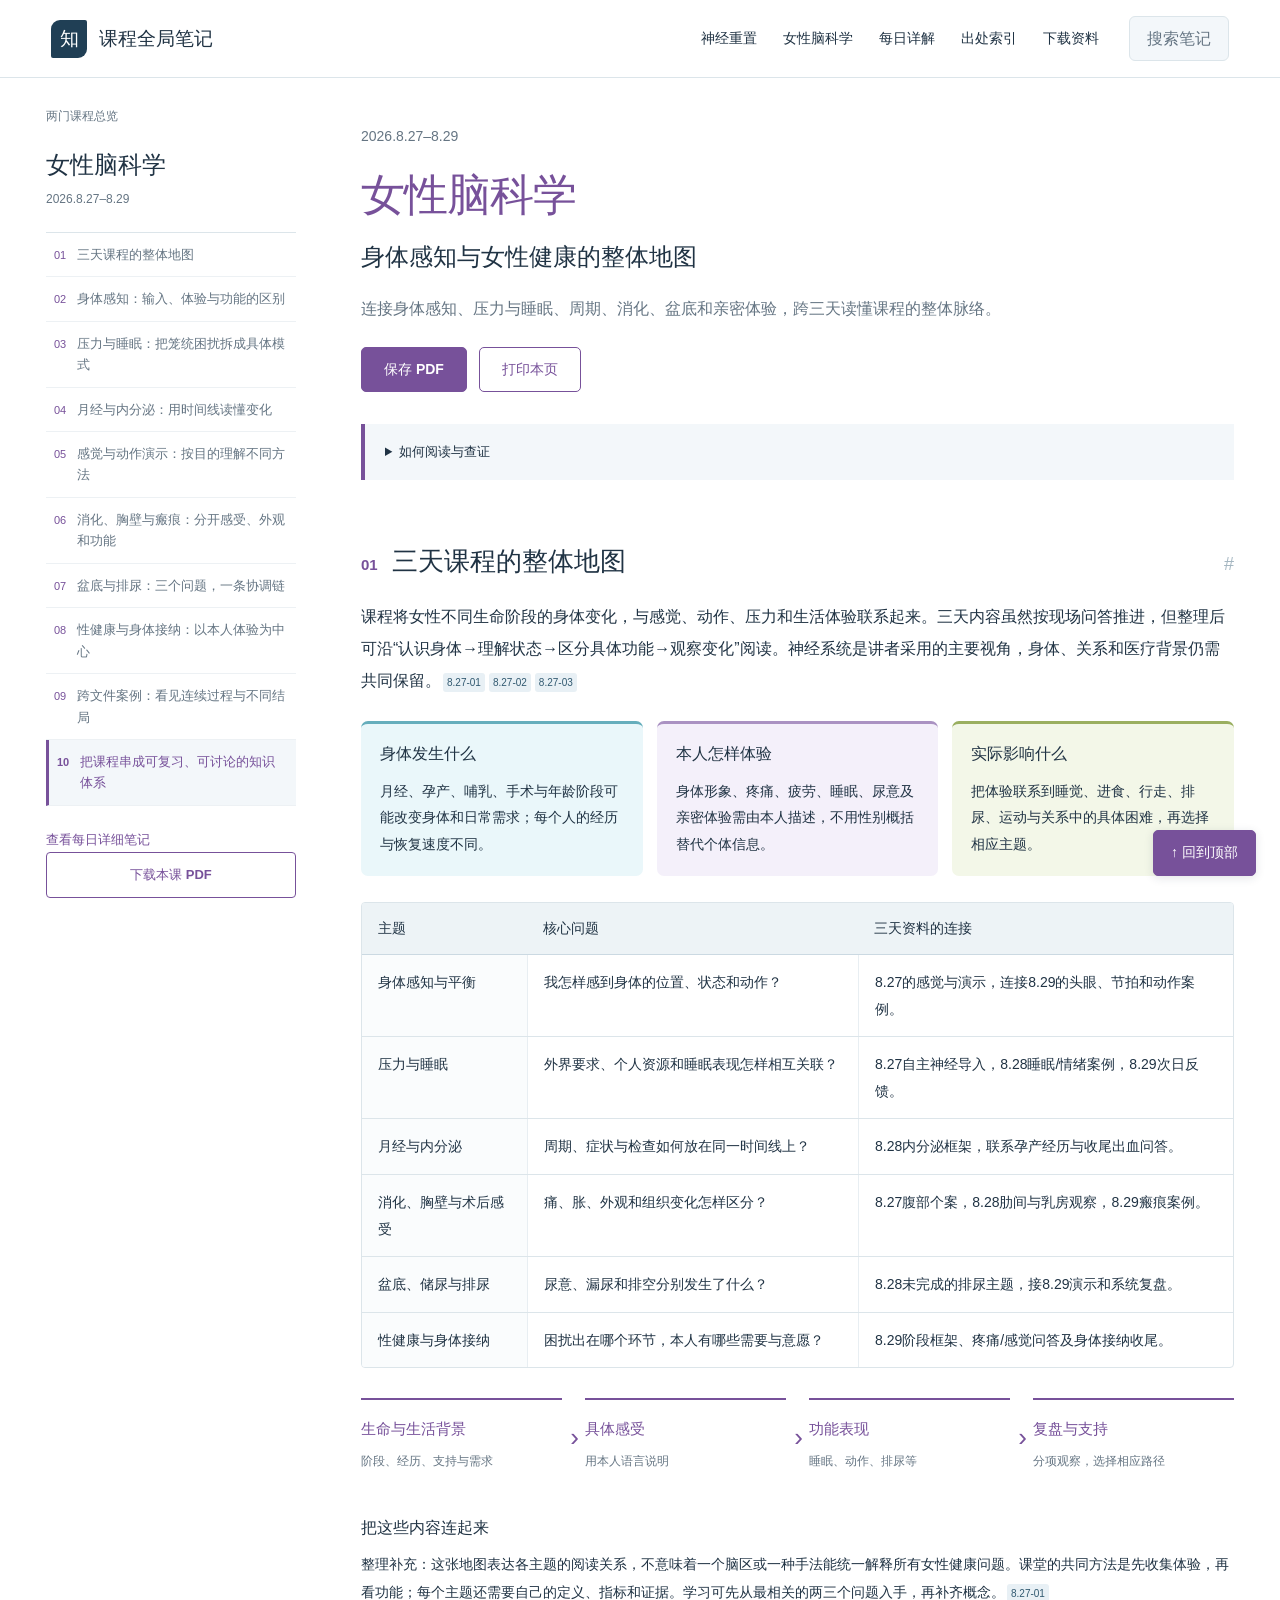
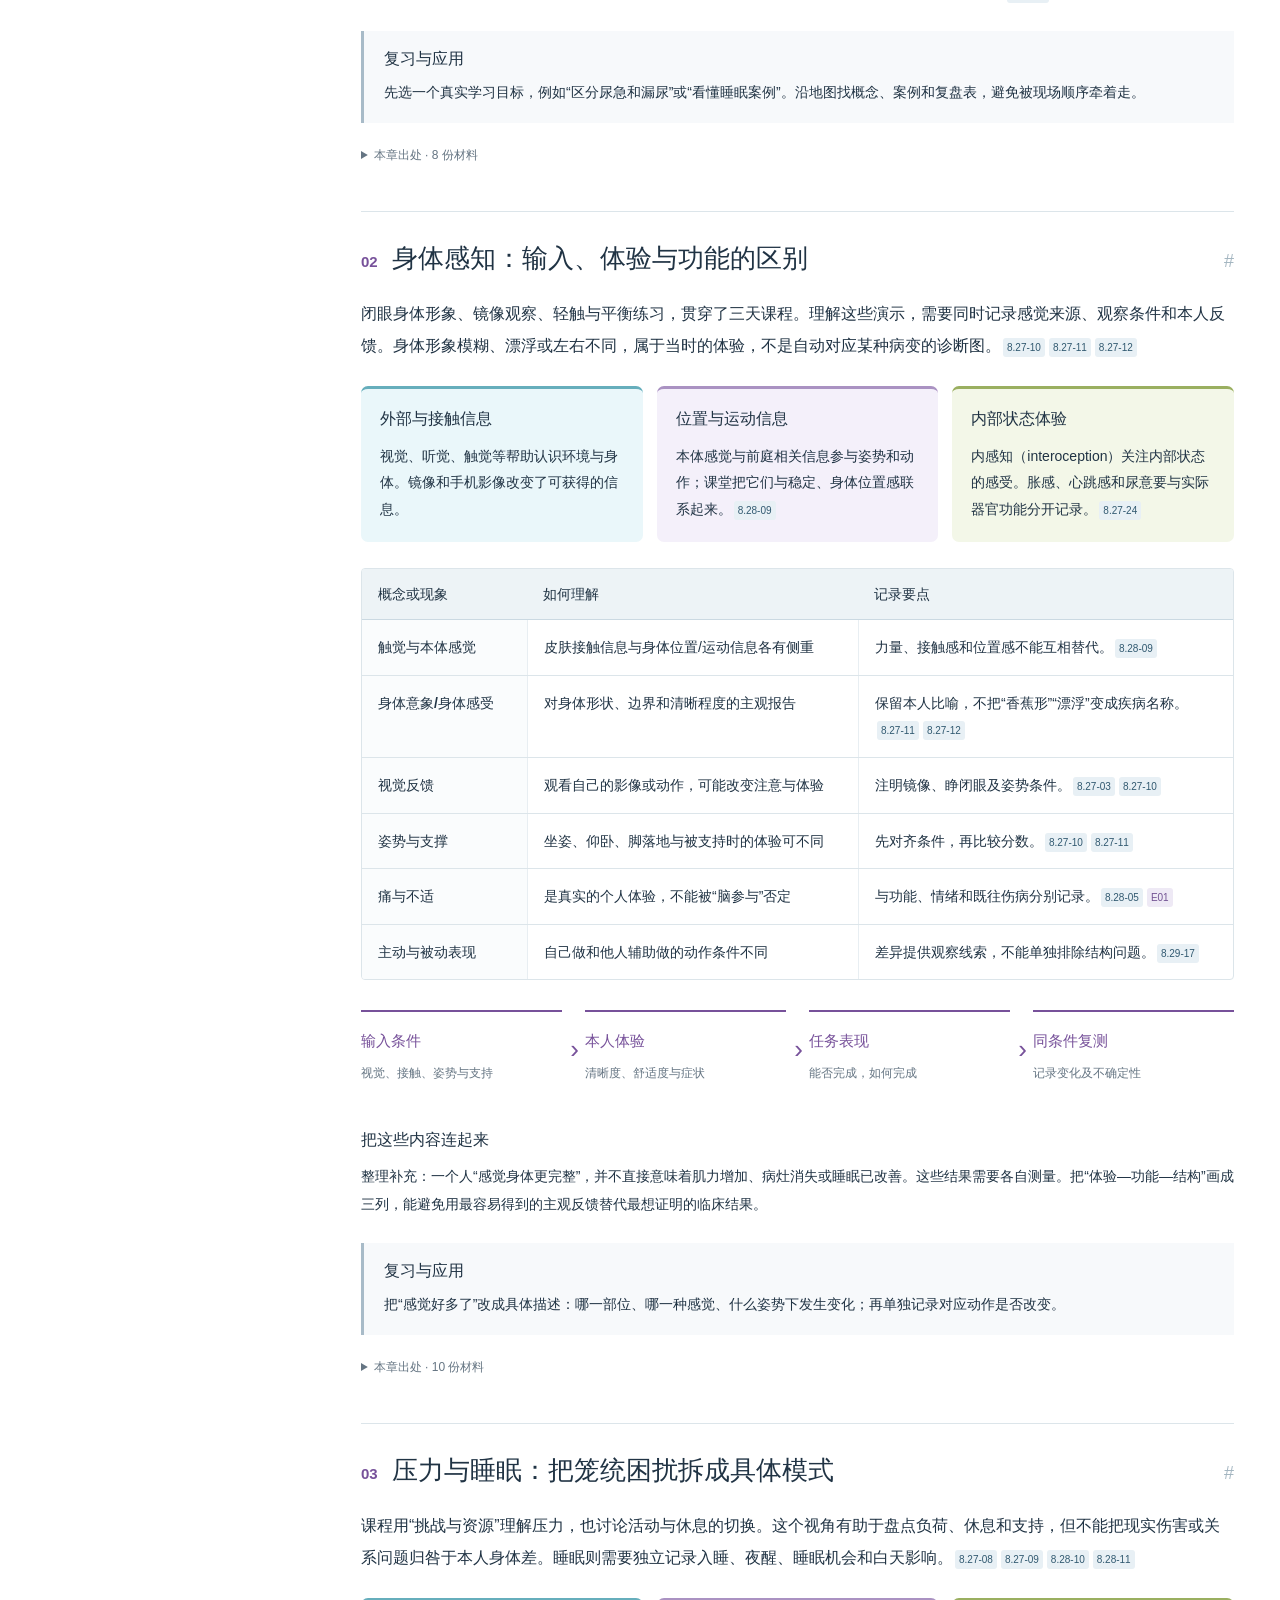
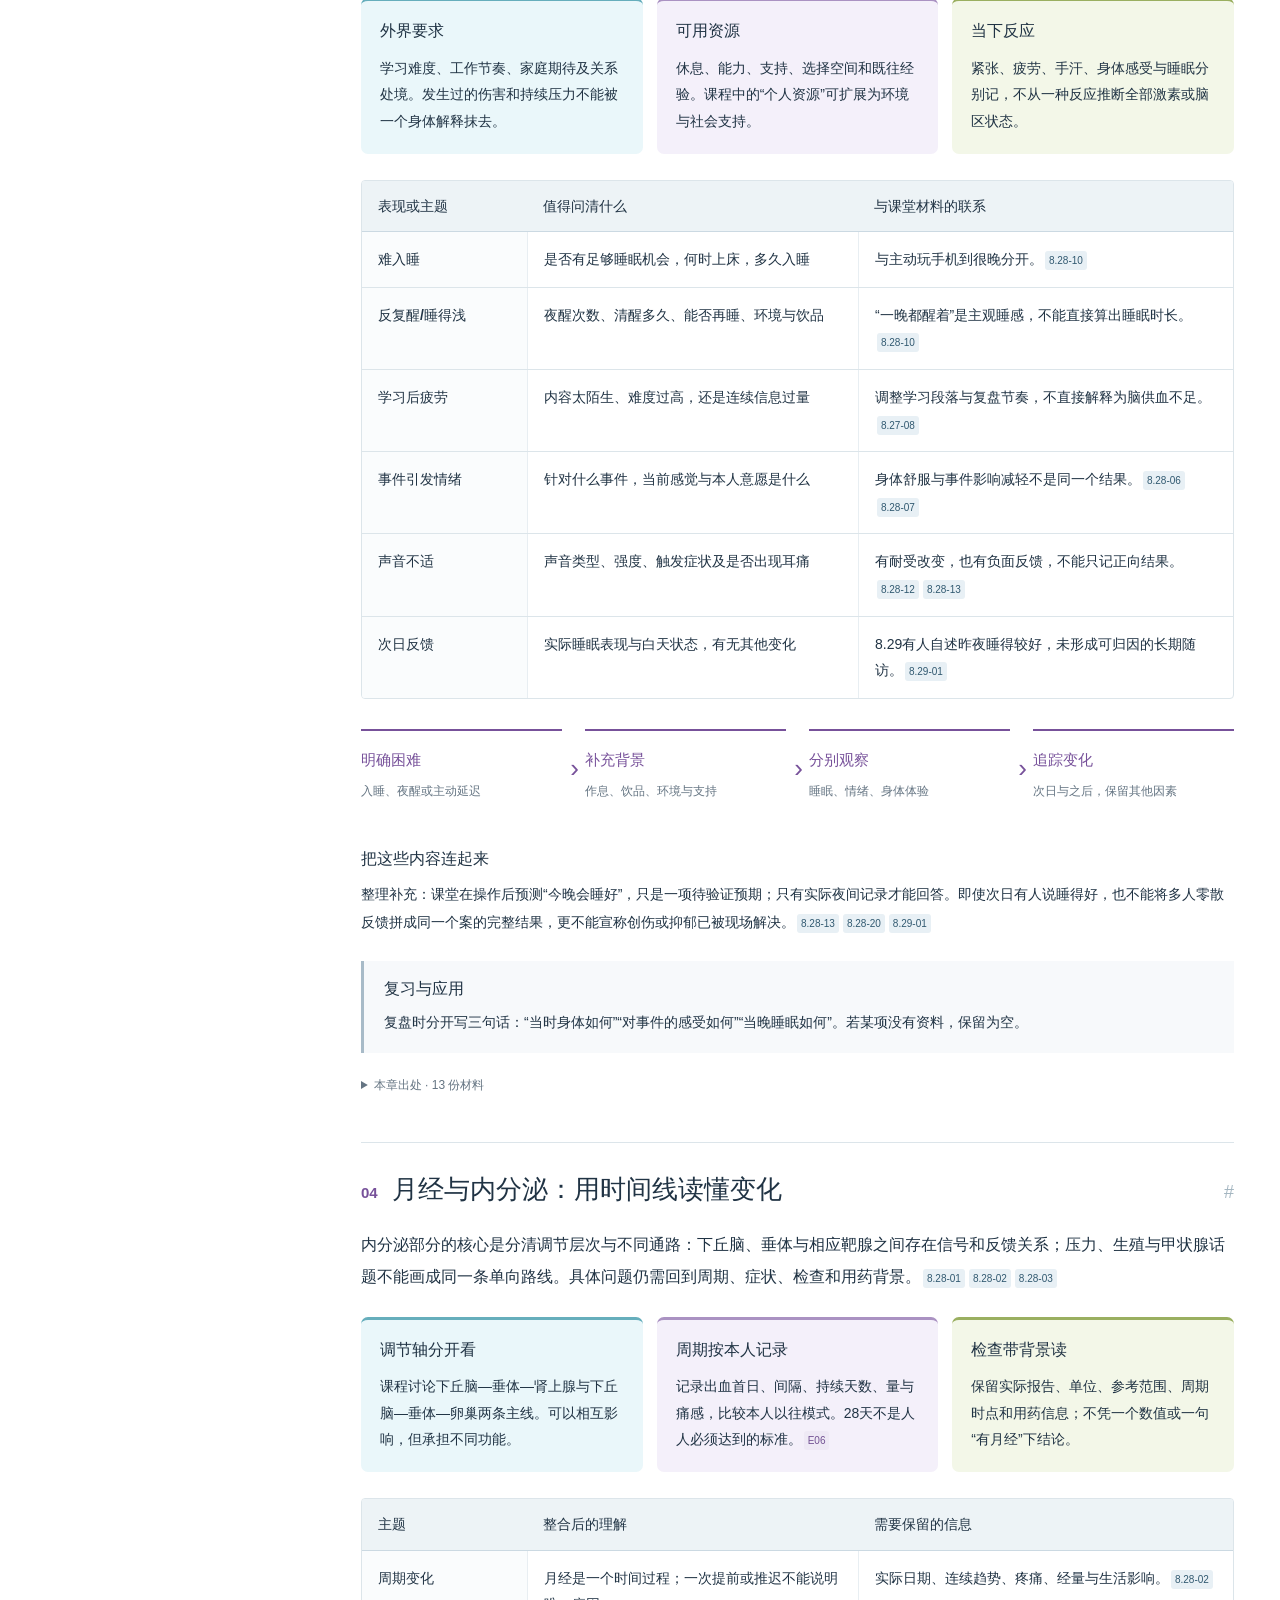
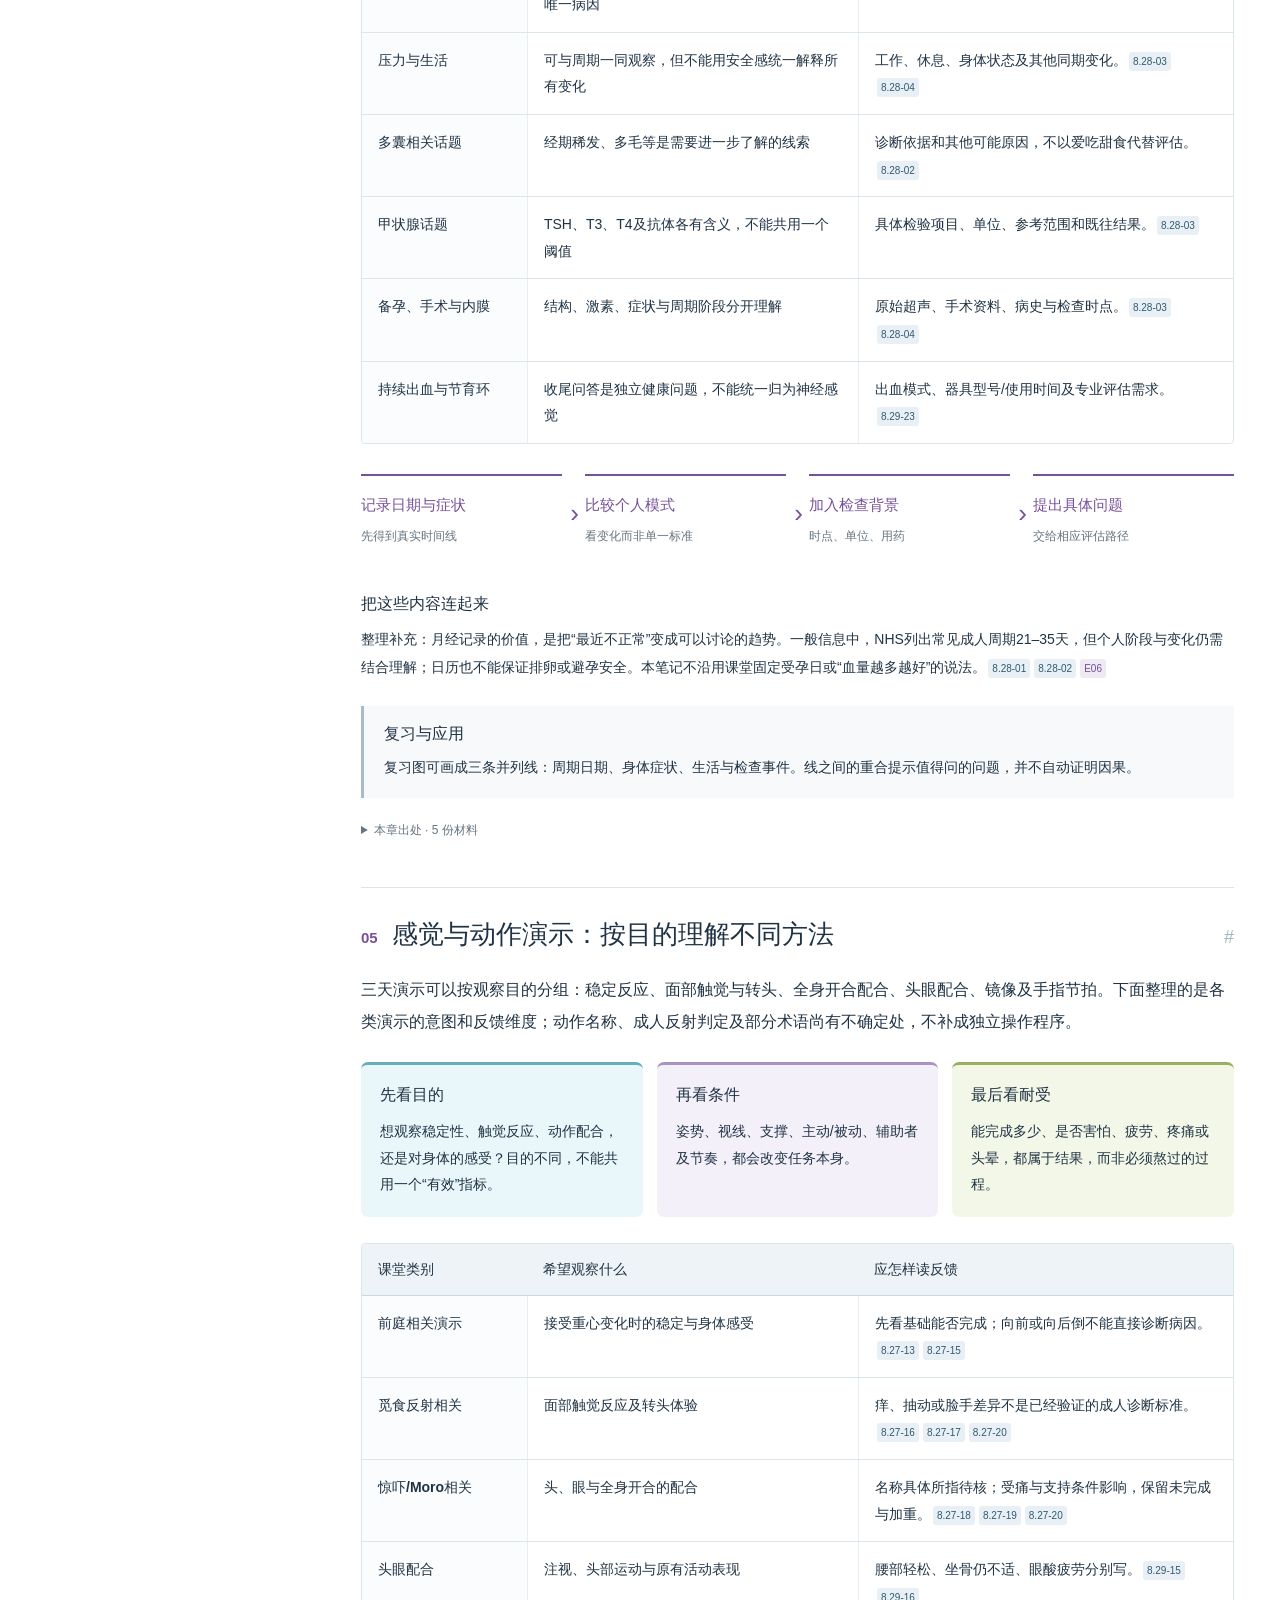
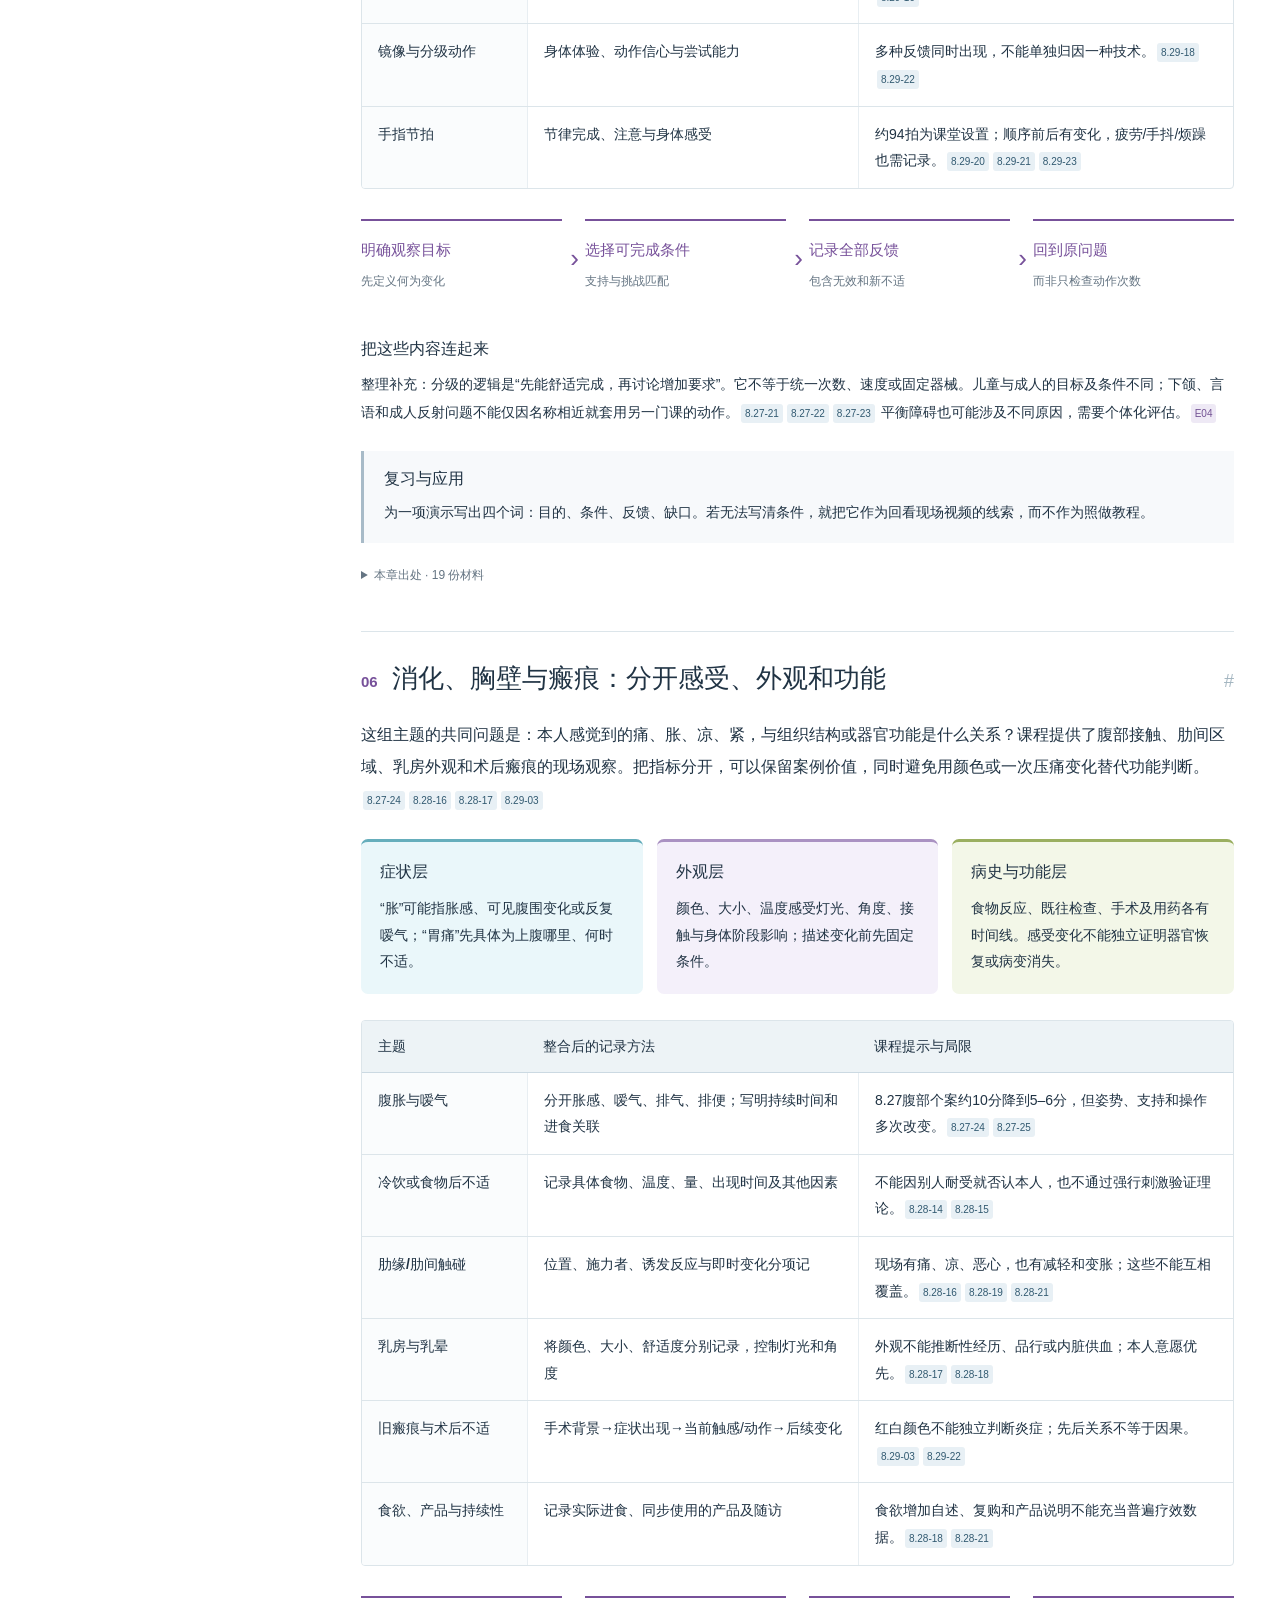
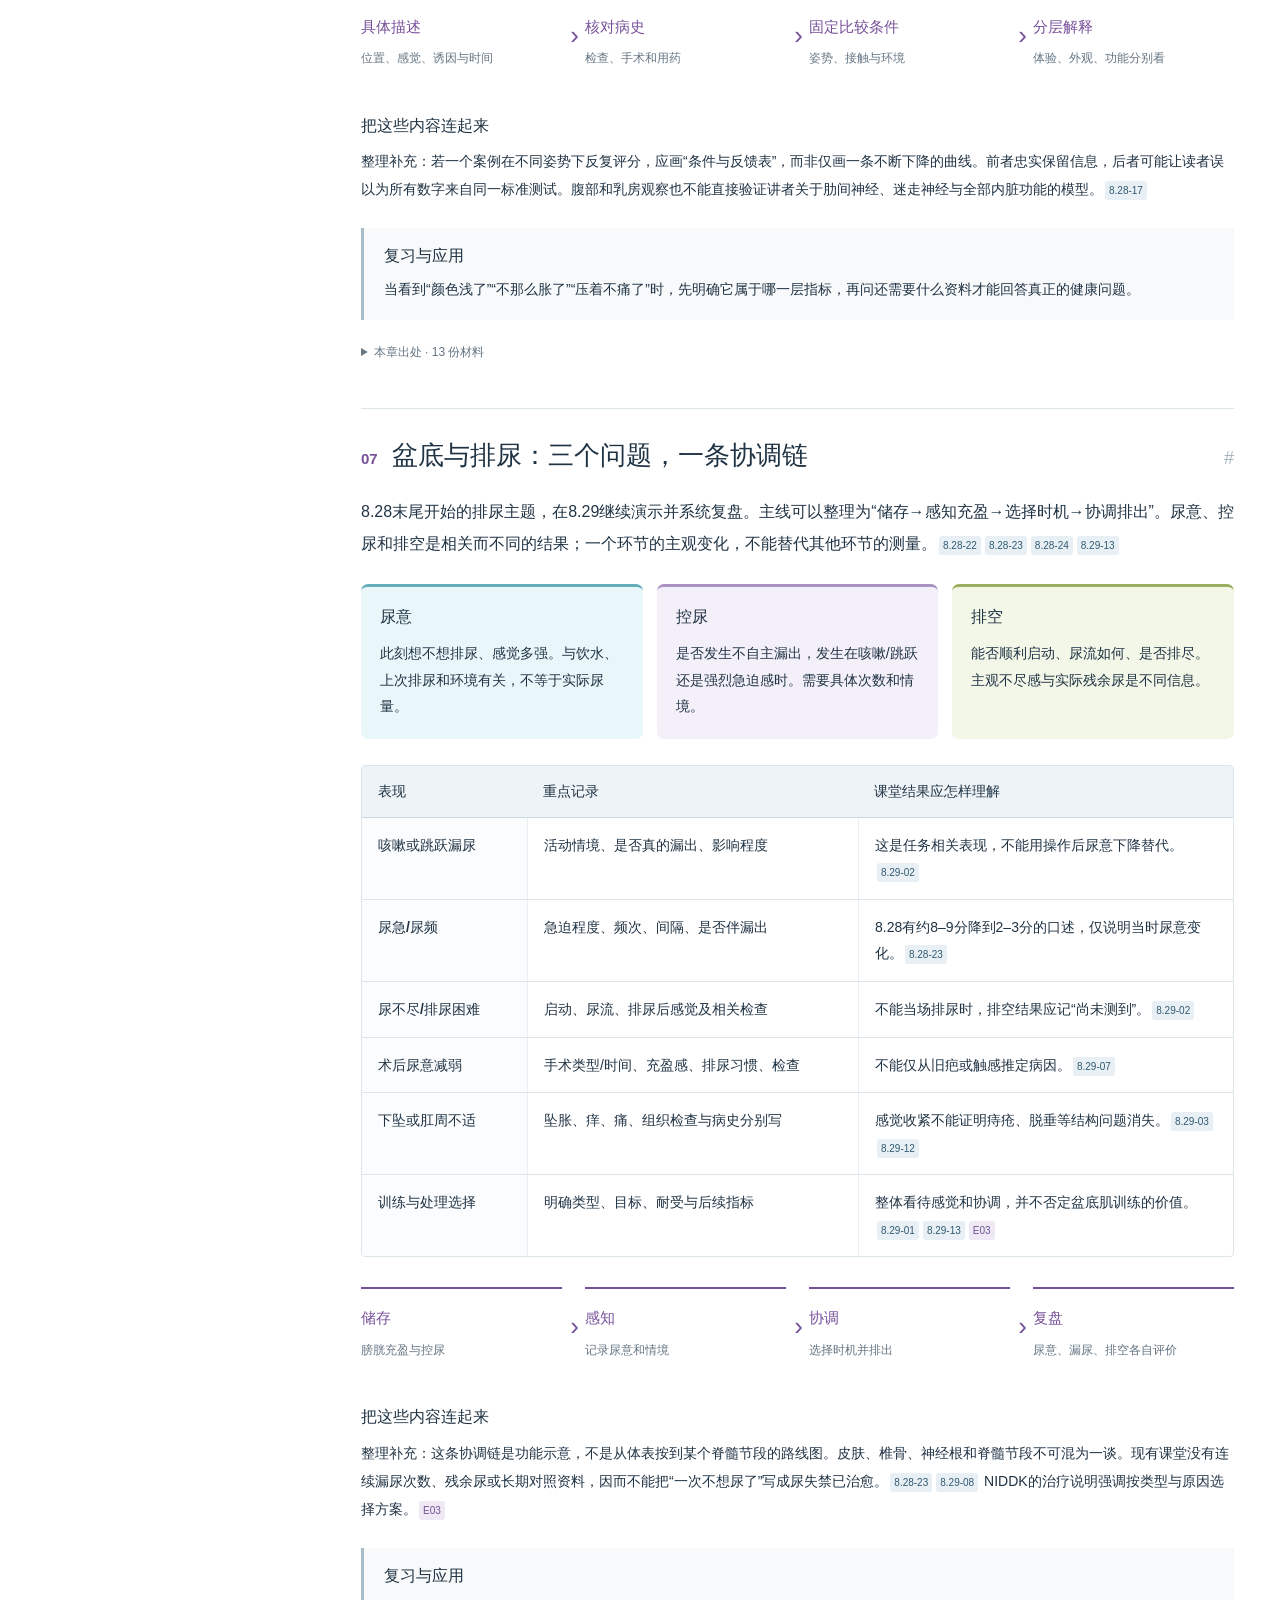
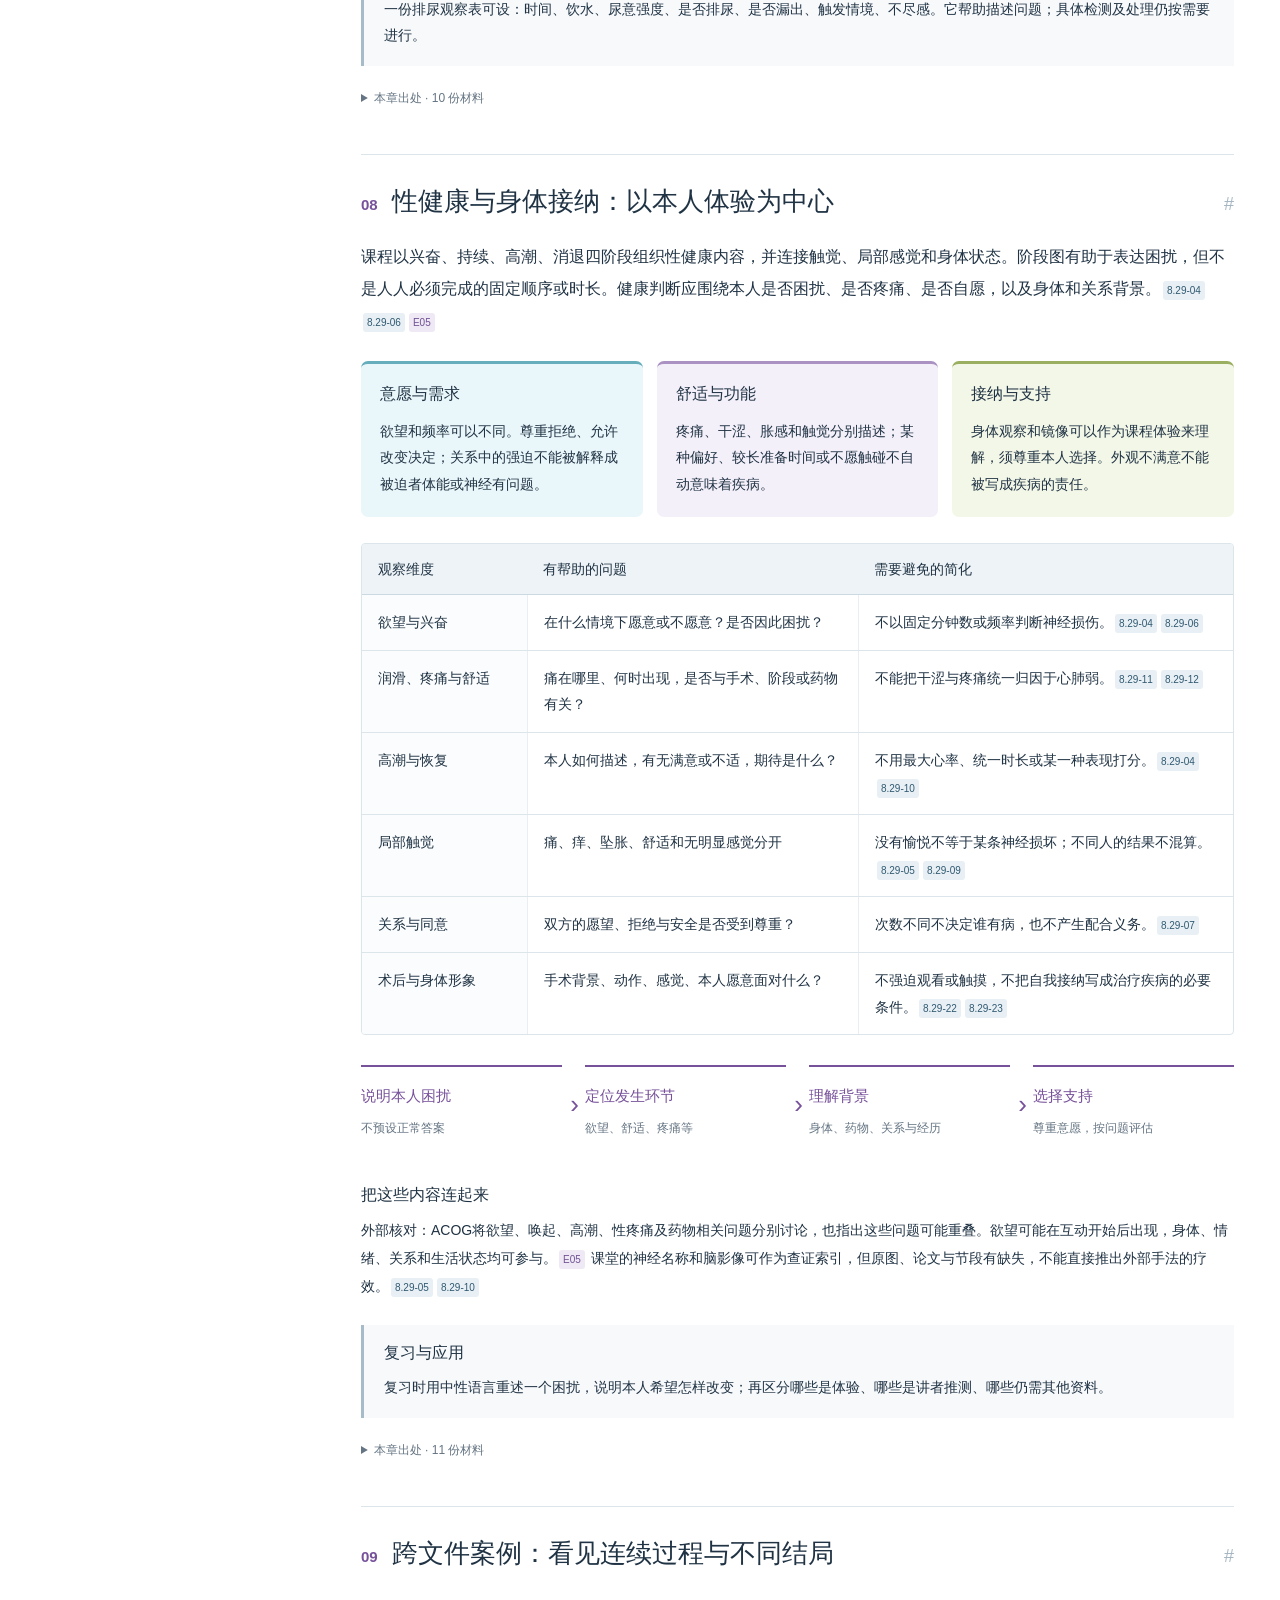
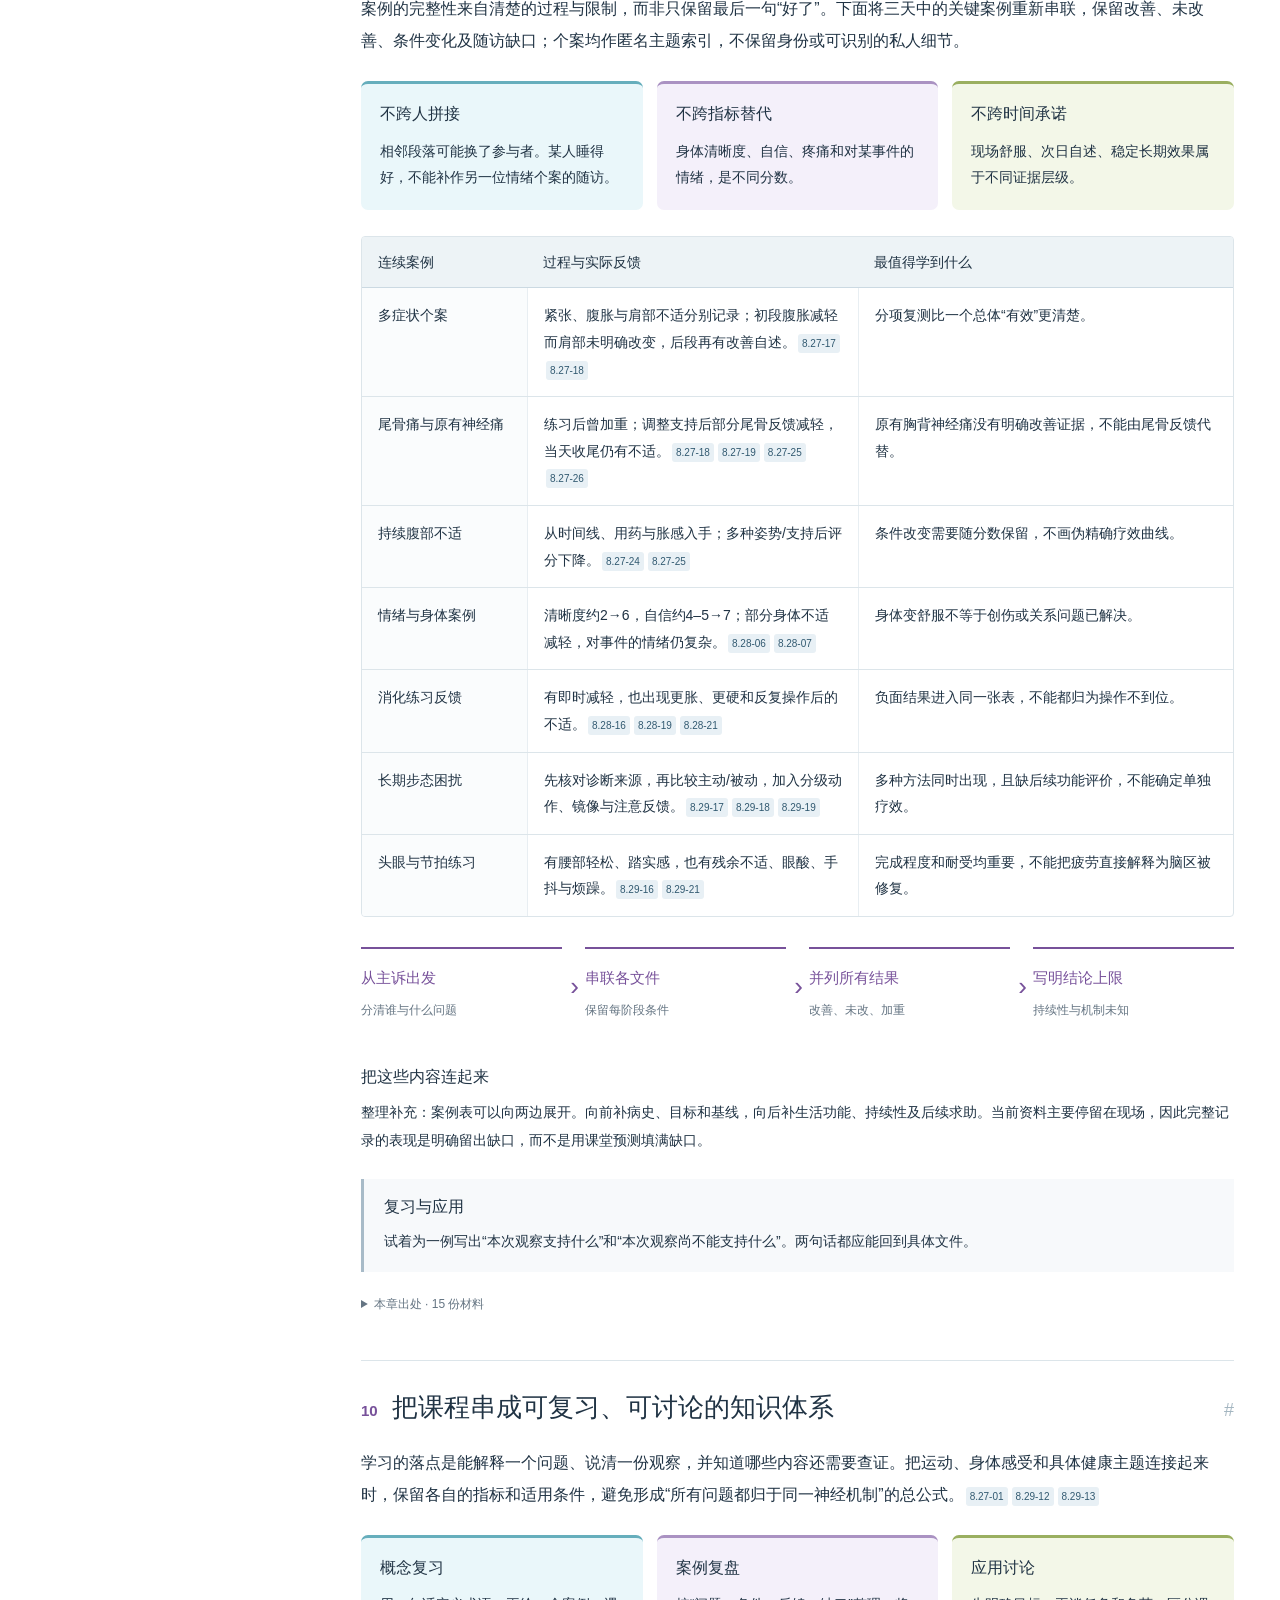
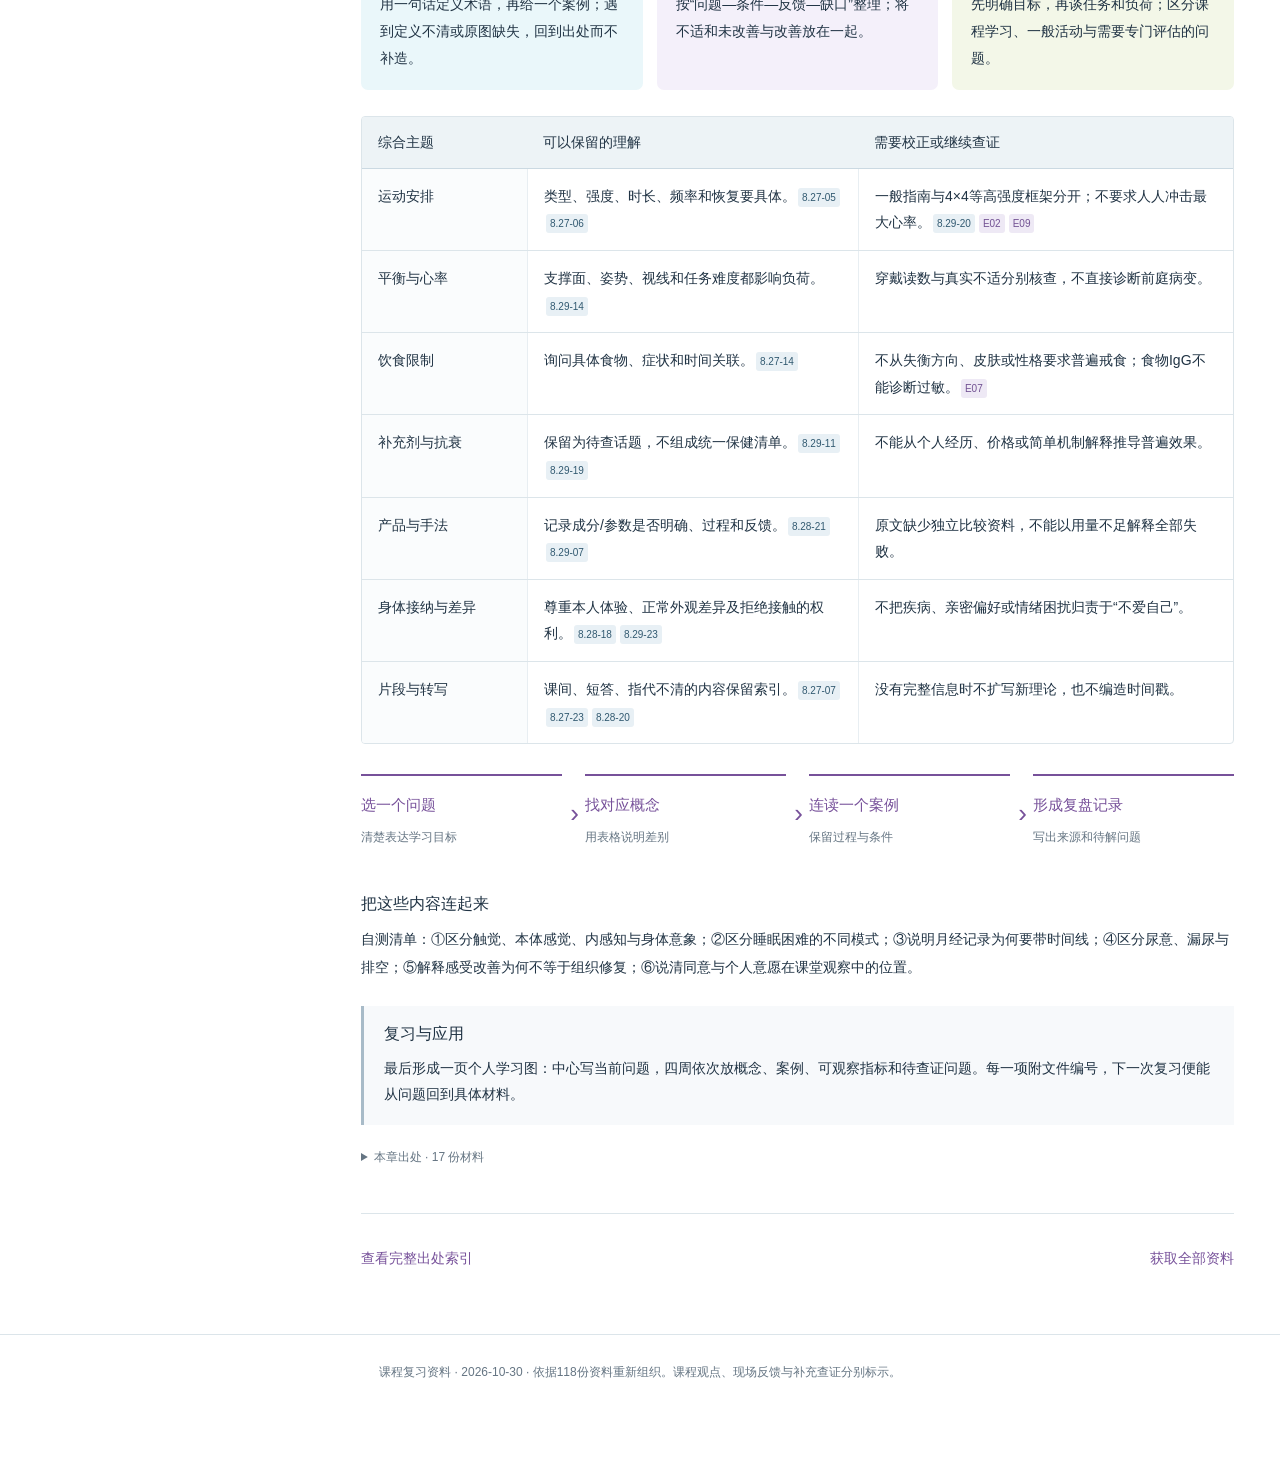
<file: docs/women-neuroscience.html>
<!doctype html><html lang="zh-CN"><head><meta charset="utf-8"><meta name="viewport" content="width=device-width,initial-scale=1"><title>女性脑科学 | 课程全局笔记</title><meta name="description" content="神经重置与女性脑科学课程的主题笔记、逻辑图、对照表和可追溯出处。"><link rel="stylesheet" href="assets/style.css?v=20261030-daily"><link rel="stylesheet" href="assets/daily.css?v=20261030-daily"><script src="assets/data.js?v=20261030-daily" defer></script><script src="assets/app.js?v=20261030-daily" defer></script></head>
    <body style="--accent:#77519A"><a class="skip" href="#main">跳到正文</a><header class="topbar"><a class="brand" href="index.html"><span class="brand-mark" aria-hidden="true">知</span>课程全局笔记</a><nav aria-label="全站导航"><a href="neural-reset.html">神经重置</a><a href="women-neuroscience.html">女性脑科学</a><a href="daily.html">每日详解</a><a href="sources.html">出处索引</a><a href="index.html#downloads">下载资料</a></nav><button class="search-open" type="button">搜索笔记</button></header>
    <div class="reading-layout"><aside class="sidebar"><a class="back-home" href="index.html">两门课程总览</a><h2>女性脑科学</h2><p>2026.8.27–8.29</p><nav aria-label="本课目录"><a href="#map"><span>01</span>三天课程的整体地图</a><a href="#perception"><span>02</span>身体感知：输入、体验与功能的区别</a><a href="#sleep"><span>03</span>压力与睡眠：把笼统困扰拆成具体模式</a><a href="#cycle"><span>04</span>月经与内分泌：用时间线读懂变化</a><a href="#demonstrations"><span>05</span>感觉与动作演示：按目的理解不同方法</a><a href="#digestion"><span>06</span>消化、胸壁与瘢痕：分开感受、外观和功能</a><a href="#urinary"><span>07</span>盆底与排尿：三个问题，一条协调链</a><a href="#sexual-health"><span>08</span>性健康与身体接纳：以本人体验为中心</a><a href="#cases"><span>09</span>跨文件案例：看见连续过程与不同结局</a><a href="#review"><span>10</span>把课程串成可复习、可讨论的知识体系</a></nav><a class="daily-sidebar-link" href="daily.html">查看每日详细笔记</a><a class="download-link" href="downloads/women-neuroscience.pdf" download>下载本课 PDF</a></aside><main id="main" class="reading"><header class="course-header"><p class="date">2026.8.27–8.29</p><h1>女性脑科学</h1><p class="subtitle">身体感知与女性健康的整体地图</p><p>连接身体感知、压力与睡眠、周期、消化、盆底和亲密体验，跨三天读懂课程的整体脉络。</p><div class="course-actions"><a class="button" href="downloads/women-neuroscience.pdf" download>保存 PDF</a><button class="button secondary" onclick="window.print()">打印本页</button></div></header><details class="reading-note"><summary>如何阅读与查证</summary><p>这套笔记把五天课程按两个课题重新组织。先建立整体地图，再理解概念、比较案例、回到实际问题。正文不附逐字稿；方括号中的编号可在出处索引中找到原有笔记第1页、合订本页序及源文件。</p><p>课程模型用于准确呈现讲者的思路；课堂观察只说明现场发生的变化；整理补充用于解释联系与阅读方法；外部核对以E编号标注。图中的箭头表示概念关系或复盘顺序，不自动代表已经证实的生理因果。依赖现场图像的手法不从残缺转写补成操作教程。</p><p>正文编号可点击查看具体文件和页码；原文与旧PDF未嵌入本网站。案例采用匿名主题描述。</p></details>
    <section class="chapter" id="map" data-search="三天课程的整体地图">
    <header class="chapter-heading"><span class="chapter-no">01</span><h2>三天课程的整体地图</h2><a class="anchor" href="#map" aria-label="链接到本章">#</a></header>
    <p class="lead">课程将女性不同生命阶段的身体变化，与感觉、动作、压力和生活体验联系起来。三天内容虽然按现场问答推进，但整理后可沿“认识身体→理解状态→区分具体功能→观察变化”阅读。神经系统是讲者采用的主要视角，身体、关系和医疗背景仍需共同保留。<button class="ref" type="button" data-source="8.27-01" aria-label="查看出处 8.27-01">8.27-01</button><button class="ref" type="button" data-source="8.27-02" aria-label="查看出处 8.27-02">8.27-02</button><button class="ref" type="button" data-source="8.27-03" aria-label="查看出处 8.27-03">8.27-03</button></p>
    <div class="concepts"><div class="concept"><h3>身体发生什么</h3><p>月经、孕产、哺乳、手术与年龄阶段可能改变身体和日常需求；每个人的经历与恢复速度不同。</p></div><div class="concept"><h3>本人怎样体验</h3><p>身体形象、疼痛、疲劳、睡眠、尿意及亲密体验需由本人描述，不用性别概括替代个体信息。</p></div><div class="concept"><h3>实际影响什么</h3><p>把体验联系到睡觉、进食、行走、排尿、运动与关系中的具体困难，再选择相应主题。</p></div></div>
    <div class="table-scroll" role="region" aria-label="三天课程的整体地图对照表" tabindex="0"><table><thead><tr><th scope="col">主题</th><th scope="col">核心问题</th><th scope="col">三天资料的连接</th></tr></thead><tbody><tr><td>身体感知与平衡</td><td>我怎样感到身体的位置、状态和动作？</td><td>8.27的感觉与演示，连接8.29的头眼、节拍和动作案例。</td></tr><tr><td>压力与睡眠</td><td>外界要求、个人资源和睡眠表现怎样相互关联？</td><td>8.27自主神经导入，8.28睡眠/情绪案例，8.29次日反馈。</td></tr><tr><td>月经与内分泌</td><td>周期、症状与检查如何放在同一时间线上？</td><td>8.28内分泌框架，联系孕产经历与收尾出血问答。</td></tr><tr><td>消化、胸壁与术后感受</td><td>痛、胀、外观和组织变化怎样区分？</td><td>8.27腹部个案，8.28肋间与乳房观察，8.29瘢痕案例。</td></tr><tr><td>盆底、储尿与排尿</td><td>尿意、漏尿和排空分别发生了什么？</td><td>8.28未完成的排尿主题，接8.29演示和系统复盘。</td></tr><tr><td>性健康与身体接纳</td><td>困扰出在哪个环节，本人有哪些需要与意愿？</td><td>8.29阶段框架、疼痛/感觉问答及身体接纳收尾。</td></tr></tbody></table></div>
    <ol class="flow" aria-label="逻辑关系图"><li><strong>生命与生活背景</strong><span>阶段、经历、支持与需求</span></li><li><strong>具体感受</strong><span>用本人语言说明</span></li><li><strong>功能表现</strong><span>睡眠、动作、排尿等</span></li><li><strong>复盘与支持</strong><span>分项观察，选择相应路径</span></li></ol><div class="explanation"><h3>把这些内容连起来</h3><p>整理补充：这张地图表达各主题的阅读关系，不意味着一个脑区或一种手法能统一解释所有女性健康问题。课堂的共同方法是先收集体验，再看功能；每个主题还需要自己的定义、指标和证据。学习可先从最相关的两三个问题入手，再补齐概念。<button class="ref" type="button" data-source="8.27-01" aria-label="查看出处 8.27-01">8.27-01</button></p></div>
    <div class="review"><h3>复习与应用</h3><p>先选一个真实学习目标，例如“区分尿急和漏尿”或“看懂睡眠案例”。沿地图找概念、案例和复盘表，避免被现场顺序牵着走。</p></div>
    <details class="chapter-sources"><summary>本章出处 · 8 份材料</summary><div><button class="ref" type="button" data-source="8.27-01" aria-label="查看出处 8.27-01">8.27-01</button> <button class="ref" type="button" data-source="8.27-02" aria-label="查看出处 8.27-02">8.27-02</button> <button class="ref" type="button" data-source="8.27-03" aria-label="查看出处 8.27-03">8.27-03</button> <button class="ref" type="button" data-source="8.27-04" aria-label="查看出处 8.27-04">8.27-04</button> <button class="ref" type="button" data-source="8.28-24" aria-label="查看出处 8.28-24">8.28-24</button> <button class="ref" type="button" data-source="8.29-12" aria-label="查看出处 8.29-12">8.29-12</button> <button class="ref" type="button" data-source="8.29-13" aria-label="查看出处 8.29-13">8.29-13</button> <button class="ref" type="button" data-source="8.29-23" aria-label="查看出处 8.29-23">8.29-23</button></div></details></section><section class="chapter" id="perception" data-search="身体感知：输入、体验与功能的区别">
    <header class="chapter-heading"><span class="chapter-no">02</span><h2>身体感知：输入、体验与功能的区别</h2><a class="anchor" href="#perception" aria-label="链接到本章">#</a></header>
    <p class="lead">闭眼身体形象、镜像观察、轻触与平衡练习，贯穿了三天课程。理解这些演示，需要同时记录感觉来源、观察条件和本人反馈。身体形象模糊、漂浮或左右不同，属于当时的体验，不是自动对应某种病变的诊断图。<button class="ref" type="button" data-source="8.27-10" aria-label="查看出处 8.27-10">8.27-10</button><button class="ref" type="button" data-source="8.27-11" aria-label="查看出处 8.27-11">8.27-11</button><button class="ref" type="button" data-source="8.27-12" aria-label="查看出处 8.27-12">8.27-12</button></p>
    <div class="concepts"><div class="concept"><h3>外部与接触信息</h3><p>视觉、听觉、触觉等帮助认识环境与身体。镜像和手机影像改变了可获得的信息。</p></div><div class="concept"><h3>位置与运动信息</h3><p>本体感觉与前庭相关信息参与姿势和动作；课堂把它们与稳定、身体位置感联系起来。<button class="ref" type="button" data-source="8.28-09" aria-label="查看出处 8.28-09">8.28-09</button></p></div><div class="concept"><h3>内部状态体验</h3><p>内感知（interoception）关注内部状态的感受。胀感、心跳感和尿意要与实际器官功能分开记录。<button class="ref" type="button" data-source="8.27-24" aria-label="查看出处 8.27-24">8.27-24</button></p></div></div>
    <div class="table-scroll" role="region" aria-label="身体感知：输入、体验与功能的区别对照表" tabindex="0"><table><thead><tr><th scope="col">概念或现象</th><th scope="col">如何理解</th><th scope="col">记录要点</th></tr></thead><tbody><tr><td>触觉与本体感觉</td><td>皮肤接触信息与身体位置/运动信息各有侧重</td><td>力量、接触感和位置感不能互相替代。<button class="ref" type="button" data-source="8.28-09" aria-label="查看出处 8.28-09">8.28-09</button></td></tr><tr><td>身体意象/身体感受</td><td>对身体形状、边界和清晰程度的主观报告</td><td>保留本人比喻，不把“香蕉形”“漂浮”变成疾病名称。<button class="ref" type="button" data-source="8.27-11" aria-label="查看出处 8.27-11">8.27-11</button><button class="ref" type="button" data-source="8.27-12" aria-label="查看出处 8.27-12">8.27-12</button></td></tr><tr><td>视觉反馈</td><td>观看自己的影像或动作，可能改变注意与体验</td><td>注明镜像、睁闭眼及姿势条件。<button class="ref" type="button" data-source="8.27-03" aria-label="查看出处 8.27-03">8.27-03</button><button class="ref" type="button" data-source="8.27-10" aria-label="查看出处 8.27-10">8.27-10</button></td></tr><tr><td>姿势与支撑</td><td>坐姿、仰卧、脚落地与被支持时的体验可不同</td><td>先对齐条件，再比较分数。<button class="ref" type="button" data-source="8.27-10" aria-label="查看出处 8.27-10">8.27-10</button><button class="ref" type="button" data-source="8.27-11" aria-label="查看出处 8.27-11">8.27-11</button></td></tr><tr><td>痛与不适</td><td>是真实的个人体验，不能被“脑参与”否定</td><td>与功能、情绪和既往伤病分别记录。<button class="ref" type="button" data-source="8.28-05" aria-label="查看出处 8.28-05">8.28-05</button><a class="ref external" href="https://www.iasp-pain.org/resources/terminology/" target="_blank" rel="noopener" title="IASP｜疼痛定义与术语">E01</a></td></tr><tr><td>主动与被动表现</td><td>自己做和他人辅助做的动作条件不同</td><td>差异提供观察线索，不能单独排除结构问题。<button class="ref" type="button" data-source="8.29-17" aria-label="查看出处 8.29-17">8.29-17</button></td></tr></tbody></table></div>
    <ol class="flow" aria-label="逻辑关系图"><li><strong>输入条件</strong><span>视觉、接触、姿势与支持</span></li><li><strong>本人体验</strong><span>清晰度、舒适度与症状</span></li><li><strong>任务表现</strong><span>能否完成，如何完成</span></li><li><strong>同条件复测</strong><span>记录变化及不确定性</span></li></ol><div class="explanation"><h3>把这些内容连起来</h3><p>整理补充：一个人“感觉身体更完整”，并不直接意味着肌力增加、病灶消失或睡眠已改善。这些结果需要各自测量。把“体验—功能—结构”画成三列，能避免用最容易得到的主观反馈替代最想证明的临床结果。</p></div>
    <div class="review"><h3>复习与应用</h3><p>把“感觉好多了”改成具体描述：哪一部位、哪一种感觉、什么姿势下发生变化；再单独记录对应动作是否改变。</p></div>
    <details class="chapter-sources"><summary>本章出处 · 10 份材料</summary><div><button class="ref" type="button" data-source="8.27-03" aria-label="查看出处 8.27-03">8.27-03</button> <button class="ref" type="button" data-source="8.27-09" aria-label="查看出处 8.27-09">8.27-09</button> <button class="ref" type="button" data-source="8.27-10" aria-label="查看出处 8.27-10">8.27-10</button> <button class="ref" type="button" data-source="8.27-11" aria-label="查看出处 8.27-11">8.27-11</button> <button class="ref" type="button" data-source="8.27-12" aria-label="查看出处 8.27-12">8.27-12</button> <button class="ref" type="button" data-source="8.27-24" aria-label="查看出处 8.27-24">8.27-24</button> <button class="ref" type="button" data-source="8.28-05" aria-label="查看出处 8.28-05">8.28-05</button> <button class="ref" type="button" data-source="8.28-08" aria-label="查看出处 8.28-08">8.28-08</button> <button class="ref" type="button" data-source="8.28-09" aria-label="查看出处 8.28-09">8.28-09</button> <button class="ref" type="button" data-source="8.29-17" aria-label="查看出处 8.29-17">8.29-17</button></div></details></section><section class="chapter" id="sleep" data-search="压力与睡眠：把笼统困扰拆成具体模式">
    <header class="chapter-heading"><span class="chapter-no">03</span><h2>压力与睡眠：把笼统困扰拆成具体模式</h2><a class="anchor" href="#sleep" aria-label="链接到本章">#</a></header>
    <p class="lead">课程用“挑战与资源”理解压力，也讨论活动与休息的切换。这个视角有助于盘点负荷、休息和支持，但不能把现实伤害或关系问题归咎于本人身体差。睡眠则需要独立记录入睡、夜醒、睡眠机会和白天影响。<button class="ref" type="button" data-source="8.27-08" aria-label="查看出处 8.27-08">8.27-08</button><button class="ref" type="button" data-source="8.27-09" aria-label="查看出处 8.27-09">8.27-09</button><button class="ref" type="button" data-source="8.28-10" aria-label="查看出处 8.28-10">8.28-10</button><button class="ref" type="button" data-source="8.28-11" aria-label="查看出处 8.28-11">8.28-11</button></p>
    <div class="concepts"><div class="concept"><h3>外界要求</h3><p>学习难度、工作节奏、家庭期待及关系处境。发生过的伤害和持续压力不能被一个身体解释抹去。</p></div><div class="concept"><h3>可用资源</h3><p>休息、能力、支持、选择空间和既往经验。课程中的“个人资源”可扩展为环境与社会支持。</p></div><div class="concept"><h3>当下反应</h3><p>紧张、疲劳、手汗、身体感受与睡眠分别记，不从一种反应推断全部激素或脑区状态。</p></div></div>
    <div class="table-scroll" role="region" aria-label="压力与睡眠：把笼统困扰拆成具体模式对照表" tabindex="0"><table><thead><tr><th scope="col">表现或主题</th><th scope="col">值得问清什么</th><th scope="col">与课堂材料的联系</th></tr></thead><tbody><tr><td>难入睡</td><td>是否有足够睡眠机会，何时上床，多久入睡</td><td>与主动玩手机到很晚分开。<button class="ref" type="button" data-source="8.28-10" aria-label="查看出处 8.28-10">8.28-10</button></td></tr><tr><td>反复醒/睡得浅</td><td>夜醒次数、清醒多久、能否再睡、环境与饮品</td><td>“一晚都醒着”是主观睡感，不能直接算出睡眠时长。<button class="ref" type="button" data-source="8.28-10" aria-label="查看出处 8.28-10">8.28-10</button></td></tr><tr><td>学习后疲劳</td><td>内容太陌生、难度过高，还是连续信息过量</td><td>调整学习段落与复盘节奏，不直接解释为脑供血不足。<button class="ref" type="button" data-source="8.27-08" aria-label="查看出处 8.27-08">8.27-08</button></td></tr><tr><td>事件引发情绪</td><td>针对什么事件，当前感觉与本人意愿是什么</td><td>身体舒服与事件影响减轻不是同一个结果。<button class="ref" type="button" data-source="8.28-06" aria-label="查看出处 8.28-06">8.28-06</button><button class="ref" type="button" data-source="8.28-07" aria-label="查看出处 8.28-07">8.28-07</button></td></tr><tr><td>声音不适</td><td>声音类型、强度、触发症状及是否出现耳痛</td><td>有耐受改变，也有负面反馈，不能只记正向结果。<button class="ref" type="button" data-source="8.28-12" aria-label="查看出处 8.28-12">8.28-12</button><button class="ref" type="button" data-source="8.28-13" aria-label="查看出处 8.28-13">8.28-13</button></td></tr><tr><td>次日反馈</td><td>实际睡眠表现与白天状态，有无其他变化</td><td>8.29有人自述昨夜睡得较好，未形成可归因的长期随访。<button class="ref" type="button" data-source="8.29-01" aria-label="查看出处 8.29-01">8.29-01</button></td></tr></tbody></table></div>
    <ol class="flow" aria-label="逻辑关系图"><li><strong>明确困难</strong><span>入睡、夜醒或主动延迟</span></li><li><strong>补充背景</strong><span>作息、饮品、环境与支持</span></li><li><strong>分别观察</strong><span>睡眠、情绪、身体体验</span></li><li><strong>追踪变化</strong><span>次日与之后，保留其他因素</span></li></ol><div class="explanation"><h3>把这些内容连起来</h3><p>整理补充：课堂在操作后预测“今晚会睡好”，只是一项待验证预期；只有实际夜间记录才能回答。即使次日有人说睡得好，也不能将多人零散反馈拼成同一个案的完整结果，更不能宣称创伤或抑郁已被现场解决。<button class="ref" type="button" data-source="8.28-13" aria-label="查看出处 8.28-13">8.28-13</button><button class="ref" type="button" data-source="8.28-20" aria-label="查看出处 8.28-20">8.28-20</button><button class="ref" type="button" data-source="8.29-01" aria-label="查看出处 8.29-01">8.29-01</button></p></div>
    <div class="review"><h3>复习与应用</h3><p>复盘时分开写三句话：“当时身体如何”“对事件的感受如何”“当晚睡眠如何”。若某项没有资料，保留为空。</p></div>
    <details class="chapter-sources"><summary>本章出处 · 13 份材料</summary><div><button class="ref" type="button" data-source="8.27-04" aria-label="查看出处 8.27-04">8.27-04</button> <button class="ref" type="button" data-source="8.27-08" aria-label="查看出处 8.27-08">8.27-08</button> <button class="ref" type="button" data-source="8.27-09" aria-label="查看出处 8.27-09">8.27-09</button> <button class="ref" type="button" data-source="8.28-04" aria-label="查看出处 8.28-04">8.28-04</button> <button class="ref" type="button" data-source="8.28-05" aria-label="查看出处 8.28-05">8.28-05</button> <button class="ref" type="button" data-source="8.28-06" aria-label="查看出处 8.28-06">8.28-06</button> <button class="ref" type="button" data-source="8.28-07" aria-label="查看出处 8.28-07">8.28-07</button> <button class="ref" type="button" data-source="8.28-10" aria-label="查看出处 8.28-10">8.28-10</button> <button class="ref" type="button" data-source="8.28-11" aria-label="查看出处 8.28-11">8.28-11</button> <button class="ref" type="button" data-source="8.28-12" aria-label="查看出处 8.28-12">8.28-12</button> <button class="ref" type="button" data-source="8.28-13" aria-label="查看出处 8.28-13">8.28-13</button> <button class="ref" type="button" data-source="8.28-20" aria-label="查看出处 8.28-20">8.28-20</button> <button class="ref" type="button" data-source="8.29-01" aria-label="查看出处 8.29-01">8.29-01</button></div></details></section><section class="chapter" id="cycle" data-search="月经与内分泌：用时间线读懂变化">
    <header class="chapter-heading"><span class="chapter-no">04</span><h2>月经与内分泌：用时间线读懂变化</h2><a class="anchor" href="#cycle" aria-label="链接到本章">#</a></header>
    <p class="lead">内分泌部分的核心是分清调节层次与不同通路：下丘脑、垂体与相应靶腺之间存在信号和反馈关系；压力、生殖与甲状腺话题不能画成同一条单向路线。具体问题仍需回到周期、症状、检查和用药背景。<button class="ref" type="button" data-source="8.28-01" aria-label="查看出处 8.28-01">8.28-01</button><button class="ref" type="button" data-source="8.28-02" aria-label="查看出处 8.28-02">8.28-02</button><button class="ref" type="button" data-source="8.28-03" aria-label="查看出处 8.28-03">8.28-03</button></p>
    <div class="concepts"><div class="concept"><h3>调节轴分开看</h3><p>课程讨论下丘脑—垂体—肾上腺与下丘脑—垂体—卵巢两条主线。可以相互影响，但承担不同功能。</p></div><div class="concept"><h3>周期按本人记录</h3><p>记录出血首日、间隔、持续天数、量与痛感，比较本人以往模式。28天不是人人必须达到的标准。<a class="ref external" href="https://www.nhs.uk/conditions/periods/" target="_blank" rel="noopener" title="NHS｜月经">E06</a></p></div><div class="concept"><h3>检查带背景读</h3><p>保留实际报告、单位、参考范围、周期时点和用药信息；不凭一个数值或一句“有月经”下结论。</p></div></div>
    <div class="table-scroll" role="region" aria-label="月经与内分泌：用时间线读懂变化对照表" tabindex="0"><table><thead><tr><th scope="col">主题</th><th scope="col">整合后的理解</th><th scope="col">需要保留的信息</th></tr></thead><tbody><tr><td>周期变化</td><td>月经是一个时间过程；一次提前或推迟不能说明唯一病因</td><td>实际日期、连续趋势、疼痛、经量与生活影响。<button class="ref" type="button" data-source="8.28-02" aria-label="查看出处 8.28-02">8.28-02</button></td></tr><tr><td>压力与生活</td><td>可与周期一同观察，但不能用安全感统一解释所有变化</td><td>工作、休息、身体状态及其他同期变化。<button class="ref" type="button" data-source="8.28-03" aria-label="查看出处 8.28-03">8.28-03</button><button class="ref" type="button" data-source="8.28-04" aria-label="查看出处 8.28-04">8.28-04</button></td></tr><tr><td>多囊相关话题</td><td>经期稀发、多毛等是需要进一步了解的线索</td><td>诊断依据和其他可能原因，不以爱吃甜食代替评估。<button class="ref" type="button" data-source="8.28-02" aria-label="查看出处 8.28-02">8.28-02</button></td></tr><tr><td>甲状腺话题</td><td>TSH、T3、T4及抗体各有含义，不能共用一个阈值</td><td>具体检验项目、单位、参考范围和既往结果。<button class="ref" type="button" data-source="8.28-03" aria-label="查看出处 8.28-03">8.28-03</button></td></tr><tr><td>备孕、手术与内膜</td><td>结构、激素、症状与周期阶段分开理解</td><td>原始超声、手术资料、病史与检查时点。<button class="ref" type="button" data-source="8.28-03" aria-label="查看出处 8.28-03">8.28-03</button><button class="ref" type="button" data-source="8.28-04" aria-label="查看出处 8.28-04">8.28-04</button></td></tr><tr><td>持续出血与节育环</td><td>收尾问答是独立健康问题，不能统一归为神经感觉</td><td>出血模式、器具型号/使用时间及专业评估需求。<button class="ref" type="button" data-source="8.29-23" aria-label="查看出处 8.29-23">8.29-23</button></td></tr></tbody></table></div>
    <ol class="flow" aria-label="逻辑关系图"><li><strong>记录日期与症状</strong><span>先得到真实时间线</span></li><li><strong>比较个人模式</strong><span>看变化而非单一标准</span></li><li><strong>加入检查背景</strong><span>时点、单位、用药</span></li><li><strong>提出具体问题</strong><span>交给相应评估路径</span></li></ol><div class="explanation"><h3>把这些内容连起来</h3><p>整理补充：月经记录的价值，是把“最近不正常”变成可以讨论的趋势。一般信息中，NHS列出常见成人周期21–35天，但个人阶段与变化仍需结合理解；日历也不能保证排卵或避孕安全。本笔记不沿用课堂固定受孕日或“血量越多越好”的说法。<button class="ref" type="button" data-source="8.28-01" aria-label="查看出处 8.28-01">8.28-01</button><button class="ref" type="button" data-source="8.28-02" aria-label="查看出处 8.28-02">8.28-02</button><a class="ref external" href="https://www.nhs.uk/conditions/periods/" target="_blank" rel="noopener" title="NHS｜月经">E06</a></p></div>
    <div class="review"><h3>复习与应用</h3><p>复习图可画成三条并列线：周期日期、身体症状、生活与检查事件。线之间的重合提示值得问的问题，并不自动证明因果。</p></div>
    <details class="chapter-sources"><summary>本章出处 · 5 份材料</summary><div><button class="ref" type="button" data-source="8.28-01" aria-label="查看出处 8.28-01">8.28-01</button> <button class="ref" type="button" data-source="8.28-02" aria-label="查看出处 8.28-02">8.28-02</button> <button class="ref" type="button" data-source="8.28-03" aria-label="查看出处 8.28-03">8.28-03</button> <button class="ref" type="button" data-source="8.28-04" aria-label="查看出处 8.28-04">8.28-04</button> <button class="ref" type="button" data-source="8.29-23" aria-label="查看出处 8.29-23">8.29-23</button></div></details></section><section class="chapter" id="demonstrations" data-search="感觉与动作演示：按目的理解不同方法">
    <header class="chapter-heading"><span class="chapter-no">05</span><h2>感觉与动作演示：按目的理解不同方法</h2><a class="anchor" href="#demonstrations" aria-label="链接到本章">#</a></header>
    <p class="lead">三天演示可以按观察目的分组：稳定反应、面部触觉与转头、全身开合配合、头眼配合、镜像及手指节拍。下面整理的是各类演示的意图和反馈维度；动作名称、成人反射判定及部分术语尚有不确定处，不补成独立操作程序。</p>
    <div class="concepts"><div class="concept"><h3>先看目的</h3><p>想观察稳定性、触觉反应、动作配合，还是对身体的感受？目的不同，不能共用一个“有效”指标。</p></div><div class="concept"><h3>再看条件</h3><p>姿势、视线、支撑、主动/被动、辅助者及节奏，都会改变任务本身。</p></div><div class="concept"><h3>最后看耐受</h3><p>能完成多少、是否害怕、疲劳、疼痛或头晕，都属于结果，而非必须熬过的过程。</p></div></div>
    <div class="table-scroll" role="region" aria-label="感觉与动作演示：按目的理解不同方法对照表" tabindex="0"><table><thead><tr><th scope="col">课堂类别</th><th scope="col">希望观察什么</th><th scope="col">应怎样读反馈</th></tr></thead><tbody><tr><td>前庭相关演示</td><td>接受重心变化时的稳定与身体感受</td><td>先看基础能否完成；向前或向后倒不能直接诊断病因。<button class="ref" type="button" data-source="8.27-13" aria-label="查看出处 8.27-13">8.27-13</button><button class="ref" type="button" data-source="8.27-15" aria-label="查看出处 8.27-15">8.27-15</button></td></tr><tr><td>觅食反射相关</td><td>面部触觉反应及转头体验</td><td>痒、抽动或脸手差异不是已经验证的成人诊断标准。<button class="ref" type="button" data-source="8.27-16" aria-label="查看出处 8.27-16">8.27-16</button><button class="ref" type="button" data-source="8.27-17" aria-label="查看出处 8.27-17">8.27-17</button><button class="ref" type="button" data-source="8.27-20" aria-label="查看出处 8.27-20">8.27-20</button></td></tr><tr><td>惊吓/Moro相关</td><td>头、眼与全身开合的配合</td><td>名称具体所指待核；受痛与支持条件影响，保留未完成与加重。<button class="ref" type="button" data-source="8.27-18" aria-label="查看出处 8.27-18">8.27-18</button><button class="ref" type="button" data-source="8.27-19" aria-label="查看出处 8.27-19">8.27-19</button><button class="ref" type="button" data-source="8.27-20" aria-label="查看出处 8.27-20">8.27-20</button></td></tr><tr><td>头眼配合</td><td>注视、头部运动与原有活动表现</td><td>腰部轻松、坐骨仍不适、眼酸疲劳分别写。<button class="ref" type="button" data-source="8.29-15" aria-label="查看出处 8.29-15">8.29-15</button><button class="ref" type="button" data-source="8.29-16" aria-label="查看出处 8.29-16">8.29-16</button></td></tr><tr><td>镜像与分级动作</td><td>身体体验、动作信心与尝试能力</td><td>多种反馈同时出现，不能单独归因一种技术。<button class="ref" type="button" data-source="8.29-18" aria-label="查看出处 8.29-18">8.29-18</button><button class="ref" type="button" data-source="8.29-22" aria-label="查看出处 8.29-22">8.29-22</button></td></tr><tr><td>手指节拍</td><td>节律完成、注意与身体感受</td><td>约94拍为课堂设置；顺序前后有变化，疲劳/手抖/烦躁也需记录。<button class="ref" type="button" data-source="8.29-20" aria-label="查看出处 8.29-20">8.29-20</button><button class="ref" type="button" data-source="8.29-21" aria-label="查看出处 8.29-21">8.29-21</button><button class="ref" type="button" data-source="8.29-23" aria-label="查看出处 8.29-23">8.29-23</button></td></tr></tbody></table></div>
    <ol class="flow" aria-label="逻辑关系图"><li><strong>明确观察目标</strong><span>先定义何为变化</span></li><li><strong>选择可完成条件</strong><span>支持与挑战匹配</span></li><li><strong>记录全部反馈</strong><span>包含无效和新不适</span></li><li><strong>回到原问题</strong><span>而非只检查动作次数</span></li></ol><div class="explanation"><h3>把这些内容连起来</h3><p>整理补充：分级的逻辑是“先能舒适完成，再讨论增加要求”。它不等于统一次数、速度或固定器械。儿童与成人的目标及条件不同；下颌、言语和成人反射问题不能仅因名称相近就套用另一门课的动作。<button class="ref" type="button" data-source="8.27-21" aria-label="查看出处 8.27-21">8.27-21</button><button class="ref" type="button" data-source="8.27-22" aria-label="查看出处 8.27-22">8.27-22</button><button class="ref" type="button" data-source="8.27-23" aria-label="查看出处 8.27-23">8.27-23</button> 平衡障碍也可能涉及不同原因，需要个体化评估。<a class="ref external" href="https://www.nidcd.nih.gov/health/balance-disorders" target="_blank" rel="noopener" title="NIDCD｜平衡障碍">E04</a></p></div>
    <div class="review"><h3>复习与应用</h3><p>为一项演示写出四个词：目的、条件、反馈、缺口。若无法写清条件，就把它作为回看现场视频的线索，而不作为照做教程。</p></div>
    <details class="chapter-sources"><summary>本章出处 · 19 份材料</summary><div><button class="ref" type="button" data-source="8.27-13" aria-label="查看出处 8.27-13">8.27-13</button> <button class="ref" type="button" data-source="8.27-14" aria-label="查看出处 8.27-14">8.27-14</button> <button class="ref" type="button" data-source="8.27-15" aria-label="查看出处 8.27-15">8.27-15</button> <button class="ref" type="button" data-source="8.27-16" aria-label="查看出处 8.27-16">8.27-16</button> <button class="ref" type="button" data-source="8.27-17" aria-label="查看出处 8.27-17">8.27-17</button> <button class="ref" type="button" data-source="8.27-18" aria-label="查看出处 8.27-18">8.27-18</button> <button class="ref" type="button" data-source="8.27-19" aria-label="查看出处 8.27-19">8.27-19</button> <button class="ref" type="button" data-source="8.27-20" aria-label="查看出处 8.27-20">8.27-20</button> <button class="ref" type="button" data-source="8.27-21" aria-label="查看出处 8.27-21">8.27-21</button> <button class="ref" type="button" data-source="8.27-22" aria-label="查看出处 8.27-22">8.27-22</button> <button class="ref" type="button" data-source="8.27-23" aria-label="查看出处 8.27-23">8.27-23</button> <button class="ref" type="button" data-source="8.29-14" aria-label="查看出处 8.29-14">8.29-14</button> <button class="ref" type="button" data-source="8.29-15" aria-label="查看出处 8.29-15">8.29-15</button> <button class="ref" type="button" data-source="8.29-16" aria-label="查看出处 8.29-16">8.29-16</button> <button class="ref" type="button" data-source="8.29-18" aria-label="查看出处 8.29-18">8.29-18</button> <button class="ref" type="button" data-source="8.29-20" aria-label="查看出处 8.29-20">8.29-20</button> <button class="ref" type="button" data-source="8.29-21" aria-label="查看出处 8.29-21">8.29-21</button> <button class="ref" type="button" data-source="8.29-22" aria-label="查看出处 8.29-22">8.29-22</button> <button class="ref" type="button" data-source="8.29-23" aria-label="查看出处 8.29-23">8.29-23</button></div></details></section><section class="chapter" id="digestion" data-search="消化、胸壁与瘢痕：分开感受、外观和功能">
    <header class="chapter-heading"><span class="chapter-no">06</span><h2>消化、胸壁与瘢痕：分开感受、外观和功能</h2><a class="anchor" href="#digestion" aria-label="链接到本章">#</a></header>
    <p class="lead">这组主题的共同问题是：本人感觉到的痛、胀、凉、紧，与组织结构或器官功能是什么关系？课程提供了腹部接触、肋间区域、乳房外观和术后瘢痕的现场观察。把指标分开，可以保留案例价值，同时避免用颜色或一次压痛变化替代功能判断。<button class="ref" type="button" data-source="8.27-24" aria-label="查看出处 8.27-24">8.27-24</button><button class="ref" type="button" data-source="8.28-16" aria-label="查看出处 8.28-16">8.28-16</button><button class="ref" type="button" data-source="8.28-17" aria-label="查看出处 8.28-17">8.28-17</button><button class="ref" type="button" data-source="8.29-03" aria-label="查看出处 8.29-03">8.29-03</button></p>
    <div class="concepts"><div class="concept"><h3>症状层</h3><p>“胀”可能指胀感、可见腹围变化或反复嗳气；“胃痛”先具体为上腹哪里、何时不适。</p></div><div class="concept"><h3>外观层</h3><p>颜色、大小、温度感受灯光、角度、接触与身体阶段影响；描述变化前先固定条件。</p></div><div class="concept"><h3>病史与功能层</h3><p>食物反应、既往检查、手术及用药各有时间线。感受变化不能独立证明器官恢复或病变消失。</p></div></div>
    <div class="table-scroll" role="region" aria-label="消化、胸壁与瘢痕：分开感受、外观和功能对照表" tabindex="0"><table><thead><tr><th scope="col">主题</th><th scope="col">整合后的记录方法</th><th scope="col">课程提示与局限</th></tr></thead><tbody><tr><td>腹胀与嗳气</td><td>分开胀感、嗳气、排气、排便；写明持续时间和进食关联</td><td>8.27腹部个案约10分降到5–6分，但姿势、支持和操作多次改变。<button class="ref" type="button" data-source="8.27-24" aria-label="查看出处 8.27-24">8.27-24</button><button class="ref" type="button" data-source="8.27-25" aria-label="查看出处 8.27-25">8.27-25</button></td></tr><tr><td>冷饮或食物后不适</td><td>记录具体食物、温度、量、出现时间及其他因素</td><td>不能因别人耐受就否认本人，也不通过强行刺激验证理论。<button class="ref" type="button" data-source="8.28-14" aria-label="查看出处 8.28-14">8.28-14</button><button class="ref" type="button" data-source="8.28-15" aria-label="查看出处 8.28-15">8.28-15</button></td></tr><tr><td>肋缘/肋间触碰</td><td>位置、施力者、诱发反应与即时变化分项记</td><td>现场有痛、凉、恶心，也有减轻和变胀；这些不能互相覆盖。<button class="ref" type="button" data-source="8.28-16" aria-label="查看出处 8.28-16">8.28-16</button><button class="ref" type="button" data-source="8.28-19" aria-label="查看出处 8.28-19">8.28-19</button><button class="ref" type="button" data-source="8.28-21" aria-label="查看出处 8.28-21">8.28-21</button></td></tr><tr><td>乳房与乳晕</td><td>将颜色、大小、舒适度分别记录，控制灯光和角度</td><td>外观不能推断性经历、品行或内脏供血；本人意愿优先。<button class="ref" type="button" data-source="8.28-17" aria-label="查看出处 8.28-17">8.28-17</button><button class="ref" type="button" data-source="8.28-18" aria-label="查看出处 8.28-18">8.28-18</button></td></tr><tr><td>旧瘢痕与术后不适</td><td>手术背景→症状出现→当前触感/动作→后续变化</td><td>红白颜色不能独立判断炎症；先后关系不等于因果。<button class="ref" type="button" data-source="8.29-03" aria-label="查看出处 8.29-03">8.29-03</button><button class="ref" type="button" data-source="8.29-22" aria-label="查看出处 8.29-22">8.29-22</button></td></tr><tr><td>食欲、产品与持续性</td><td>记录实际进食、同步使用的产品及随访</td><td>食欲增加自述、复购和产品说明不能充当普遍疗效数据。<button class="ref" type="button" data-source="8.28-18" aria-label="查看出处 8.28-18">8.28-18</button><button class="ref" type="button" data-source="8.28-21" aria-label="查看出处 8.28-21">8.28-21</button></td></tr></tbody></table></div>
    <ol class="flow" aria-label="逻辑关系图"><li><strong>具体描述</strong><span>位置、感觉、诱因与时间</span></li><li><strong>核对病史</strong><span>检查、手术和用药</span></li><li><strong>固定比较条件</strong><span>姿势、接触与环境</span></li><li><strong>分层解释</strong><span>体验、外观、功能分别看</span></li></ol><div class="explanation"><h3>把这些内容连起来</h3><p>整理补充：若一个案例在不同姿势下反复评分，应画“条件与反馈表”，而非仅画一条不断下降的曲线。前者忠实保留信息，后者可能让读者误以为所有数字来自同一标准测试。腹部和乳房观察也不能直接验证讲者关于肋间神经、迷走神经与全部内脏功能的模型。<button class="ref" type="button" data-source="8.28-17" aria-label="查看出处 8.28-17">8.28-17</button></p></div>
    <div class="review"><h3>复习与应用</h3><p>当看到“颜色浅了”“不那么胀了”“压着不痛了”时，先明确它属于哪一层指标，再问还需要什么资料才能回答真正的健康问题。</p></div>
    <details class="chapter-sources"><summary>本章出处 · 13 份材料</summary><div><button class="ref" type="button" data-source="8.27-24" aria-label="查看出处 8.27-24">8.27-24</button> <button class="ref" type="button" data-source="8.27-25" aria-label="查看出处 8.27-25">8.27-25</button> <button class="ref" type="button" data-source="8.27-26" aria-label="查看出处 8.27-26">8.27-26</button> <button class="ref" type="button" data-source="8.28-14" aria-label="查看出处 8.28-14">8.28-14</button> <button class="ref" type="button" data-source="8.28-15" aria-label="查看出处 8.28-15">8.28-15</button> <button class="ref" type="button" data-source="8.28-16" aria-label="查看出处 8.28-16">8.28-16</button> <button class="ref" type="button" data-source="8.28-17" aria-label="查看出处 8.28-17">8.28-17</button> <button class="ref" type="button" data-source="8.28-18" aria-label="查看出处 8.28-18">8.28-18</button> <button class="ref" type="button" data-source="8.28-19" aria-label="查看出处 8.28-19">8.28-19</button> <button class="ref" type="button" data-source="8.28-20" aria-label="查看出处 8.28-20">8.28-20</button> <button class="ref" type="button" data-source="8.28-21" aria-label="查看出处 8.28-21">8.28-21</button> <button class="ref" type="button" data-source="8.29-03" aria-label="查看出处 8.29-03">8.29-03</button> <button class="ref" type="button" data-source="8.29-22" aria-label="查看出处 8.29-22">8.29-22</button></div></details></section><section class="chapter" id="urinary" data-search="盆底与排尿：三个问题，一条协调链">
    <header class="chapter-heading"><span class="chapter-no">07</span><h2>盆底与排尿：三个问题，一条协调链</h2><a class="anchor" href="#urinary" aria-label="链接到本章">#</a></header>
    <p class="lead">8.28末尾开始的排尿主题，在8.29继续演示并系统复盘。主线可以整理为“储存→感知充盈→选择时机→协调排出”。尿意、控尿和排空是相关而不同的结果；一个环节的主观变化，不能替代其他环节的测量。<button class="ref" type="button" data-source="8.28-22" aria-label="查看出处 8.28-22">8.28-22</button><button class="ref" type="button" data-source="8.28-23" aria-label="查看出处 8.28-23">8.28-23</button><button class="ref" type="button" data-source="8.28-24" aria-label="查看出处 8.28-24">8.28-24</button><button class="ref" type="button" data-source="8.29-13" aria-label="查看出处 8.29-13">8.29-13</button></p>
    <div class="concepts"><div class="concept"><h3>尿意</h3><p>此刻想不想排尿、感觉多强。与饮水、上次排尿和环境有关，不等于实际尿量。</p></div><div class="concept"><h3>控尿</h3><p>是否发生不自主漏出，发生在咳嗽/跳跃还是强烈急迫感时。需要具体次数和情境。</p></div><div class="concept"><h3>排空</h3><p>能否顺利启动、尿流如何、是否排尽。主观不尽感与实际残余尿是不同信息。</p></div></div>
    <div class="table-scroll" role="region" aria-label="盆底与排尿：三个问题，一条协调链对照表" tabindex="0"><table><thead><tr><th scope="col">表现</th><th scope="col">重点记录</th><th scope="col">课堂结果应怎样理解</th></tr></thead><tbody><tr><td>咳嗽或跳跃漏尿</td><td>活动情境、是否真的漏出、影响程度</td><td>这是任务相关表现，不能用操作后尿意下降替代。<button class="ref" type="button" data-source="8.29-02" aria-label="查看出处 8.29-02">8.29-02</button></td></tr><tr><td>尿急/尿频</td><td>急迫程度、频次、间隔、是否伴漏出</td><td>8.28有约8–9分降到2–3分的口述，仅说明当时尿意变化。<button class="ref" type="button" data-source="8.28-23" aria-label="查看出处 8.28-23">8.28-23</button></td></tr><tr><td>尿不尽/排尿困难</td><td>启动、尿流、排尿后感觉及相关检查</td><td>不能当场排尿时，排空结果应记“尚未测到”。<button class="ref" type="button" data-source="8.29-02" aria-label="查看出处 8.29-02">8.29-02</button></td></tr><tr><td>术后尿意减弱</td><td>手术类型/时间、充盈感、排尿习惯、检查</td><td>不能仅从旧疤或触感推定病因。<button class="ref" type="button" data-source="8.29-07" aria-label="查看出处 8.29-07">8.29-07</button></td></tr><tr><td>下坠或肛周不适</td><td>坠胀、痒、痛、组织检查与病史分别写</td><td>感觉收紧不能证明痔疮、脱垂等结构问题消失。<button class="ref" type="button" data-source="8.29-03" aria-label="查看出处 8.29-03">8.29-03</button><button class="ref" type="button" data-source="8.29-12" aria-label="查看出处 8.29-12">8.29-12</button></td></tr><tr><td>训练与处理选择</td><td>明确类型、目标、耐受与后续指标</td><td>整体看待感觉和协调，并不否定盆底肌训练的价值。<button class="ref" type="button" data-source="8.29-01" aria-label="查看出处 8.29-01">8.29-01</button><button class="ref" type="button" data-source="8.29-13" aria-label="查看出处 8.29-13">8.29-13</button><a class="ref external" href="https://www.niddk.nih.gov/health-information/urologic-diseases/bladder-control-problems/treatment" target="_blank" rel="noopener" title="NIDDK｜尿失禁的治疗">E03</a></td></tr></tbody></table></div>
    <ol class="flow" aria-label="逻辑关系图"><li><strong>储存</strong><span>膀胱充盈与控尿</span></li><li><strong>感知</strong><span>记录尿意和情境</span></li><li><strong>协调</strong><span>选择时机并排出</span></li><li><strong>复盘</strong><span>尿意、漏尿、排空各自评价</span></li></ol><div class="explanation"><h3>把这些内容连起来</h3><p>整理补充：这条协调链是功能示意，不是从体表按到某个脊髓节段的路线图。皮肤、椎骨、神经根和脊髓节段不可混为一谈。现有课堂没有连续漏尿次数、残余尿或长期对照资料，因而不能把“一次不想尿了”写成尿失禁已治愈。<button class="ref" type="button" data-source="8.28-23" aria-label="查看出处 8.28-23">8.28-23</button><button class="ref" type="button" data-source="8.29-08" aria-label="查看出处 8.29-08">8.29-08</button> NIDDK的治疗说明强调按类型与原因选择方案。<a class="ref external" href="https://www.niddk.nih.gov/health-information/urologic-diseases/bladder-control-problems/treatment" target="_blank" rel="noopener" title="NIDDK｜尿失禁的治疗">E03</a></p></div>
    <div class="review"><h3>复习与应用</h3><p>一份排尿观察表可设：时间、饮水、尿意强度、是否排尿、是否漏出、触发情境、不尽感。它帮助描述问题；具体检测及处理仍按需要进行。</p></div>
    <details class="chapter-sources"><summary>本章出处 · 10 份材料</summary><div><button class="ref" type="button" data-source="8.28-22" aria-label="查看出处 8.28-22">8.28-22</button> <button class="ref" type="button" data-source="8.28-23" aria-label="查看出处 8.28-23">8.28-23</button> <button class="ref" type="button" data-source="8.28-24" aria-label="查看出处 8.28-24">8.28-24</button> <button class="ref" type="button" data-source="8.29-01" aria-label="查看出处 8.29-01">8.29-01</button> <button class="ref" type="button" data-source="8.29-02" aria-label="查看出处 8.29-02">8.29-02</button> <button class="ref" type="button" data-source="8.29-03" aria-label="查看出处 8.29-03">8.29-03</button> <button class="ref" type="button" data-source="8.29-07" aria-label="查看出处 8.29-07">8.29-07</button> <button class="ref" type="button" data-source="8.29-08" aria-label="查看出处 8.29-08">8.29-08</button> <button class="ref" type="button" data-source="8.29-12" aria-label="查看出处 8.29-12">8.29-12</button> <button class="ref" type="button" data-source="8.29-13" aria-label="查看出处 8.29-13">8.29-13</button></div></details></section><section class="chapter" id="sexual-health" data-search="性健康与身体接纳：以本人体验为中心">
    <header class="chapter-heading"><span class="chapter-no">08</span><h2>性健康与身体接纳：以本人体验为中心</h2><a class="anchor" href="#sexual-health" aria-label="链接到本章">#</a></header>
    <p class="lead">课程以兴奋、持续、高潮、消退四阶段组织性健康内容，并连接触觉、局部感觉和身体状态。阶段图有助于表达困扰，但不是人人必须完成的固定顺序或时长。健康判断应围绕本人是否困扰、是否疼痛、是否自愿，以及身体和关系背景。<button class="ref" type="button" data-source="8.29-04" aria-label="查看出处 8.29-04">8.29-04</button><button class="ref" type="button" data-source="8.29-06" aria-label="查看出处 8.29-06">8.29-06</button><a class="ref external" href="https://www.acog.org/womens-health/faqs/your-sexual-health" target="_blank" rel="noopener" title="ACOG｜女性性健康">E05</a></p>
    <div class="concepts"><div class="concept"><h3>意愿与需求</h3><p>欲望和频率可以不同。尊重拒绝、允许改变决定；关系中的强迫不能被解释成被迫者体能或神经有问题。</p></div><div class="concept"><h3>舒适与功能</h3><p>疼痛、干涩、胀感和触觉分别描述；某种偏好、较长准备时间或不愿触碰不自动意味着疾病。</p></div><div class="concept"><h3>接纳与支持</h3><p>身体观察和镜像可以作为课程体验来理解，须尊重本人选择。外观不满意不能被写成疾病的责任。</p></div></div>
    <div class="table-scroll" role="region" aria-label="性健康与身体接纳：以本人体验为中心对照表" tabindex="0"><table><thead><tr><th scope="col">观察维度</th><th scope="col">有帮助的问题</th><th scope="col">需要避免的简化</th></tr></thead><tbody><tr><td>欲望与兴奋</td><td>在什么情境下愿意或不愿意？是否因此困扰？</td><td>不以固定分钟数或频率判断神经损伤。<button class="ref" type="button" data-source="8.29-04" aria-label="查看出处 8.29-04">8.29-04</button><button class="ref" type="button" data-source="8.29-06" aria-label="查看出处 8.29-06">8.29-06</button></td></tr><tr><td>润滑、疼痛与舒适</td><td>痛在哪里、何时出现，是否与手术、阶段或药物有关？</td><td>不能把干涩与疼痛统一归因于心肺弱。<button class="ref" type="button" data-source="8.29-11" aria-label="查看出处 8.29-11">8.29-11</button><button class="ref" type="button" data-source="8.29-12" aria-label="查看出处 8.29-12">8.29-12</button></td></tr><tr><td>高潮与恢复</td><td>本人如何描述，有无满意或不适，期待是什么？</td><td>不用最大心率、统一时长或某一种表现打分。<button class="ref" type="button" data-source="8.29-04" aria-label="查看出处 8.29-04">8.29-04</button><button class="ref" type="button" data-source="8.29-10" aria-label="查看出处 8.29-10">8.29-10</button></td></tr><tr><td>局部触觉</td><td>痛、痒、坠胀、舒适和无明显感觉分开</td><td>没有愉悦不等于某条神经损坏；不同人的结果不混算。<button class="ref" type="button" data-source="8.29-05" aria-label="查看出处 8.29-05">8.29-05</button><button class="ref" type="button" data-source="8.29-09" aria-label="查看出处 8.29-09">8.29-09</button></td></tr><tr><td>关系与同意</td><td>双方的愿望、拒绝与安全是否受到尊重？</td><td>次数不同不决定谁有病，也不产生配合义务。<button class="ref" type="button" data-source="8.29-07" aria-label="查看出处 8.29-07">8.29-07</button></td></tr><tr><td>术后与身体形象</td><td>手术背景、动作、感觉、本人愿意面对什么？</td><td>不强迫观看或触摸，不把自我接纳写成治疗疾病的必要条件。<button class="ref" type="button" data-source="8.29-22" aria-label="查看出处 8.29-22">8.29-22</button><button class="ref" type="button" data-source="8.29-23" aria-label="查看出处 8.29-23">8.29-23</button></td></tr></tbody></table></div>
    <ol class="flow" aria-label="逻辑关系图"><li><strong>说明本人困扰</strong><span>不预设正常答案</span></li><li><strong>定位发生环节</strong><span>欲望、舒适、疼痛等</span></li><li><strong>理解背景</strong><span>身体、药物、关系与经历</span></li><li><strong>选择支持</strong><span>尊重意愿，按问题评估</span></li></ol><div class="explanation"><h3>把这些内容连起来</h3><p>外部核对：ACOG将欲望、唤起、高潮、性疼痛及药物相关问题分别讨论，也指出这些问题可能重叠。欲望可能在互动开始后出现，身体、情绪、关系和生活状态均可参与。<a class="ref external" href="https://www.acog.org/womens-health/faqs/your-sexual-health" target="_blank" rel="noopener" title="ACOG｜女性性健康">E05</a> 课堂的神经名称和脑影像可作为查证索引，但原图、论文与节段有缺失，不能直接推出外部手法的疗效。<button class="ref" type="button" data-source="8.29-05" aria-label="查看出处 8.29-05">8.29-05</button><button class="ref" type="button" data-source="8.29-10" aria-label="查看出处 8.29-10">8.29-10</button></p></div>
    <div class="review"><h3>复习与应用</h3><p>复习时用中性语言重述一个困扰，说明本人希望怎样改变；再区分哪些是体验、哪些是讲者推测、哪些仍需其他资料。</p></div>
    <details class="chapter-sources"><summary>本章出处 · 11 份材料</summary><div><button class="ref" type="button" data-source="8.29-04" aria-label="查看出处 8.29-04">8.29-04</button> <button class="ref" type="button" data-source="8.29-05" aria-label="查看出处 8.29-05">8.29-05</button> <button class="ref" type="button" data-source="8.29-06" aria-label="查看出处 8.29-06">8.29-06</button> <button class="ref" type="button" data-source="8.29-07" aria-label="查看出处 8.29-07">8.29-07</button> <button class="ref" type="button" data-source="8.29-08" aria-label="查看出处 8.29-08">8.29-08</button> <button class="ref" type="button" data-source="8.29-09" aria-label="查看出处 8.29-09">8.29-09</button> <button class="ref" type="button" data-source="8.29-10" aria-label="查看出处 8.29-10">8.29-10</button> <button class="ref" type="button" data-source="8.29-11" aria-label="查看出处 8.29-11">8.29-11</button> <button class="ref" type="button" data-source="8.29-12" aria-label="查看出处 8.29-12">8.29-12</button> <button class="ref" type="button" data-source="8.29-22" aria-label="查看出处 8.29-22">8.29-22</button> <button class="ref" type="button" data-source="8.29-23" aria-label="查看出处 8.29-23">8.29-23</button></div></details></section><section class="chapter" id="cases" data-search="跨文件案例：看见连续过程与不同结局">
    <header class="chapter-heading"><span class="chapter-no">09</span><h2>跨文件案例：看见连续过程与不同结局</h2><a class="anchor" href="#cases" aria-label="链接到本章">#</a></header>
    <p class="lead">案例的完整性来自清楚的过程与限制，而非只保留最后一句“好了”。下面将三天中的关键案例重新串联，保留改善、未改善、条件变化及随访缺口；个案均作匿名主题索引，不保留身份或可识别的私人细节。</p>
    <div class="concepts"><div class="concept"><h3>不跨人拼接</h3><p>相邻段落可能换了参与者。某人睡得好，不能补作另一位情绪个案的随访。</p></div><div class="concept"><h3>不跨指标替代</h3><p>身体清晰度、自信、疼痛和对某事件的情绪，是不同分数。</p></div><div class="concept"><h3>不跨时间承诺</h3><p>现场舒服、次日自述、稳定长期效果属于不同证据层级。</p></div></div>
    <div class="table-scroll" role="region" aria-label="跨文件案例：看见连续过程与不同结局对照表" tabindex="0"><table><thead><tr><th scope="col">连续案例</th><th scope="col">过程与实际反馈</th><th scope="col">最值得学到什么</th></tr></thead><tbody><tr><td>多症状个案</td><td>紧张、腹胀与肩部不适分别记录；初段腹胀减轻而肩部未明确改变，后段再有改善自述。<button class="ref" type="button" data-source="8.27-17" aria-label="查看出处 8.27-17">8.27-17</button><button class="ref" type="button" data-source="8.27-18" aria-label="查看出处 8.27-18">8.27-18</button></td><td>分项复测比一个总体“有效”更清楚。</td></tr><tr><td>尾骨痛与原有神经痛</td><td>练习后曾加重；调整支持后部分尾骨反馈减轻，当天收尾仍有不适。<button class="ref" type="button" data-source="8.27-18" aria-label="查看出处 8.27-18">8.27-18</button><button class="ref" type="button" data-source="8.27-19" aria-label="查看出处 8.27-19">8.27-19</button><button class="ref" type="button" data-source="8.27-25" aria-label="查看出处 8.27-25">8.27-25</button><button class="ref" type="button" data-source="8.27-26" aria-label="查看出处 8.27-26">8.27-26</button></td><td>原有胸背神经痛没有明确改善证据，不能由尾骨反馈代替。</td></tr><tr><td>持续腹部不适</td><td>从时间线、用药与胀感入手；多种姿势/支持后评分下降。<button class="ref" type="button" data-source="8.27-24" aria-label="查看出处 8.27-24">8.27-24</button><button class="ref" type="button" data-source="8.27-25" aria-label="查看出处 8.27-25">8.27-25</button></td><td>条件改变需要随分数保留，不画伪精确疗效曲线。</td></tr><tr><td>情绪与身体案例</td><td>清晰度约2→6，自信约4–5→7；部分身体不适减轻，对事件的情绪仍复杂。<button class="ref" type="button" data-source="8.28-06" aria-label="查看出处 8.28-06">8.28-06</button><button class="ref" type="button" data-source="8.28-07" aria-label="查看出处 8.28-07">8.28-07</button></td><td>身体变舒服不等于创伤或关系问题已解决。</td></tr><tr><td>消化练习反馈</td><td>有即时减轻，也出现更胀、更硬和反复操作后的不适。<button class="ref" type="button" data-source="8.28-16" aria-label="查看出处 8.28-16">8.28-16</button><button class="ref" type="button" data-source="8.28-19" aria-label="查看出处 8.28-19">8.28-19</button><button class="ref" type="button" data-source="8.28-21" aria-label="查看出处 8.28-21">8.28-21</button></td><td>负面结果进入同一张表，不能都归为操作不到位。</td></tr><tr><td>长期步态困扰</td><td>先核对诊断来源，再比较主动/被动，加入分级动作、镜像与注意反馈。<button class="ref" type="button" data-source="8.29-17" aria-label="查看出处 8.29-17">8.29-17</button><button class="ref" type="button" data-source="8.29-18" aria-label="查看出处 8.29-18">8.29-18</button><button class="ref" type="button" data-source="8.29-19" aria-label="查看出处 8.29-19">8.29-19</button></td><td>多种方法同时出现，且缺后续功能评价，不能确定单独疗效。</td></tr><tr><td>头眼与节拍练习</td><td>有腰部轻松、踏实感，也有残余不适、眼酸、手抖与烦躁。<button class="ref" type="button" data-source="8.29-16" aria-label="查看出处 8.29-16">8.29-16</button><button class="ref" type="button" data-source="8.29-21" aria-label="查看出处 8.29-21">8.29-21</button></td><td>完成程度和耐受均重要，不能把疲劳直接解释为脑区被修复。</td></tr></tbody></table></div>
    <ol class="flow" aria-label="逻辑关系图"><li><strong>从主诉出发</strong><span>分清谁与什么问题</span></li><li><strong>串联各文件</strong><span>保留每阶段条件</span></li><li><strong>并列所有结果</strong><span>改善、未改、加重</span></li><li><strong>写明结论上限</strong><span>持续性与机制未知</span></li></ol><div class="explanation"><h3>把这些内容连起来</h3><p>整理补充：案例表可以向两边展开。向前补病史、目标和基线，向后补生活功能、持续性及后续求助。当前资料主要停留在现场，因此完整记录的表现是明确留出缺口，而不是用课堂预测填满缺口。</p></div>
    <div class="review"><h3>复习与应用</h3><p>试着为一例写出“本次观察支持什么”和“本次观察尚不能支持什么”。两句话都应能回到具体文件。</p></div>
    <details class="chapter-sources"><summary>本章出处 · 15 份材料</summary><div><button class="ref" type="button" data-source="8.27-17" aria-label="查看出处 8.27-17">8.27-17</button> <button class="ref" type="button" data-source="8.27-18" aria-label="查看出处 8.27-18">8.27-18</button> <button class="ref" type="button" data-source="8.27-19" aria-label="查看出处 8.27-19">8.27-19</button> <button class="ref" type="button" data-source="8.27-25" aria-label="查看出处 8.27-25">8.27-25</button> <button class="ref" type="button" data-source="8.27-26" aria-label="查看出处 8.27-26">8.27-26</button> <button class="ref" type="button" data-source="8.28-06" aria-label="查看出处 8.28-06">8.28-06</button> <button class="ref" type="button" data-source="8.28-07" aria-label="查看出处 8.28-07">8.28-07</button> <button class="ref" type="button" data-source="8.28-16" aria-label="查看出处 8.28-16">8.28-16</button> <button class="ref" type="button" data-source="8.28-19" aria-label="查看出处 8.28-19">8.28-19</button> <button class="ref" type="button" data-source="8.28-21" aria-label="查看出处 8.28-21">8.28-21</button> <button class="ref" type="button" data-source="8.29-16" aria-label="查看出处 8.29-16">8.29-16</button> <button class="ref" type="button" data-source="8.29-17" aria-label="查看出处 8.29-17">8.29-17</button> <button class="ref" type="button" data-source="8.29-18" aria-label="查看出处 8.29-18">8.29-18</button> <button class="ref" type="button" data-source="8.29-19" aria-label="查看出处 8.29-19">8.29-19</button> <button class="ref" type="button" data-source="8.29-21" aria-label="查看出处 8.29-21">8.29-21</button></div></details></section><section class="chapter" id="review" data-search="把课程串成可复习、可讨论的知识体系">
    <header class="chapter-heading"><span class="chapter-no">10</span><h2>把课程串成可复习、可讨论的知识体系</h2><a class="anchor" href="#review" aria-label="链接到本章">#</a></header>
    <p class="lead">学习的落点是能解释一个问题、说清一份观察，并知道哪些内容还需要查证。把运动、身体感受和具体健康主题连接起来时，保留各自的指标和适用条件，避免形成“所有问题都归于同一神经机制”的总公式。<button class="ref" type="button" data-source="8.27-01" aria-label="查看出处 8.27-01">8.27-01</button><button class="ref" type="button" data-source="8.29-12" aria-label="查看出处 8.29-12">8.29-12</button><button class="ref" type="button" data-source="8.29-13" aria-label="查看出处 8.29-13">8.29-13</button></p>
    <div class="concepts"><div class="concept"><h3>概念复习</h3><p>用一句话定义术语，再给一个案例；遇到定义不清或原图缺失，回到出处而不补造。</p></div><div class="concept"><h3>案例复盘</h3><p>按“问题—条件—反馈—缺口”整理；将不适和未改善与改善放在一起。</p></div><div class="concept"><h3>应用讨论</h3><p>先明确目标，再谈任务和负荷；区分课程学习、一般活动与需要专门评估的问题。</p></div></div>
    <div class="table-scroll" role="region" aria-label="把课程串成可复习、可讨论的知识体系对照表" tabindex="0"><table><thead><tr><th scope="col">综合主题</th><th scope="col">可以保留的理解</th><th scope="col">需要校正或继续查证</th></tr></thead><tbody><tr><td>运动安排</td><td>类型、强度、时长、频率和恢复要具体。<button class="ref" type="button" data-source="8.27-05" aria-label="查看出处 8.27-05">8.27-05</button><button class="ref" type="button" data-source="8.27-06" aria-label="查看出处 8.27-06">8.27-06</button></td><td>一般指南与4×4等高强度框架分开；不要求人人冲击最大心率。<button class="ref" type="button" data-source="8.29-20" aria-label="查看出处 8.29-20">8.29-20</button><a class="ref external" href="https://www.who.int/europe/publications/i/item/9789240014886" target="_blank" rel="noopener" title="WHO｜身体活动与久坐指南">E02</a><a class="ref external" href="https://www.ntnu.edu/cerg/advice" target="_blank" rel="noopener" title="NTNU CERG｜运动建议与4×4间歇">E09</a></td></tr><tr><td>平衡与心率</td><td>支撑面、姿势、视线和任务难度都影响负荷。<button class="ref" type="button" data-source="8.29-14" aria-label="查看出处 8.29-14">8.29-14</button></td><td>穿戴读数与真实不适分别核查，不直接诊断前庭病变。</td></tr><tr><td>饮食限制</td><td>询问具体食物、症状和时间关联。<button class="ref" type="button" data-source="8.27-14" aria-label="查看出处 8.27-14">8.27-14</button></td><td>不从失衡方向、皮肤或性格要求普遍戒食；食物IgG不能诊断过敏。<a class="ref external" href="https://www.aaaai.org/tools-for-the-public/conditions-library/allergies/igg-food-test" target="_blank" rel="noopener" title="AAAAI｜食物IgG检测">E07</a></td></tr><tr><td>补充剂与抗衰</td><td>保留为待查话题，不组成统一保健清单。<button class="ref" type="button" data-source="8.29-11" aria-label="查看出处 8.29-11">8.29-11</button><button class="ref" type="button" data-source="8.29-19" aria-label="查看出处 8.29-19">8.29-19</button></td><td>不能从个人经历、价格或简单机制解释推导普遍效果。</td></tr><tr><td>产品与手法</td><td>记录成分/参数是否明确、过程和反馈。<button class="ref" type="button" data-source="8.28-21" aria-label="查看出处 8.28-21">8.28-21</button><button class="ref" type="button" data-source="8.29-07" aria-label="查看出处 8.29-07">8.29-07</button></td><td>原文缺少独立比较资料，不能以用量不足解释全部失败。</td></tr><tr><td>身体接纳与差异</td><td>尊重本人体验、正常外观差异及拒绝接触的权利。<button class="ref" type="button" data-source="8.28-18" aria-label="查看出处 8.28-18">8.28-18</button><button class="ref" type="button" data-source="8.29-23" aria-label="查看出处 8.29-23">8.29-23</button></td><td>不把疾病、亲密偏好或情绪困扰归责于“不爱自己”。</td></tr><tr><td>片段与转写</td><td>课间、短答、指代不清的内容保留索引。<button class="ref" type="button" data-source="8.27-07" aria-label="查看出处 8.27-07">8.27-07</button><button class="ref" type="button" data-source="8.27-23" aria-label="查看出处 8.27-23">8.27-23</button><button class="ref" type="button" data-source="8.28-20" aria-label="查看出处 8.28-20">8.28-20</button></td><td>没有完整信息时不扩写新理论，也不编造时间戳。</td></tr></tbody></table></div>
    <ol class="flow" aria-label="逻辑关系图"><li><strong>选一个问题</strong><span>清楚表达学习目标</span></li><li><strong>找对应概念</strong><span>用表格说明差别</span></li><li><strong>连读一个案例</strong><span>保留过程与条件</span></li><li><strong>形成复盘记录</strong><span>写出来源和待解问题</span></li></ol><div class="explanation"><h3>把这些内容连起来</h3><p>自测清单：①区分触觉、本体感觉、内感知与身体意象；②区分睡眠困难的不同模式；③说明月经记录为何要带时间线；④区分尿意、漏尿与排空；⑤解释感受改善为何不等于组织修复；⑥说清同意与个人意愿在课堂观察中的位置。</p></div>
    <div class="review"><h3>复习与应用</h3><p>最后形成一页个人学习图：中心写当前问题，四周依次放概念、案例、可观察指标和待查证问题。每一项附文件编号，下一次复习便能从问题回到具体材料。</p></div>
    <details class="chapter-sources"><summary>本章出处 · 17 份材料</summary><div><button class="ref" type="button" data-source="8.27-01" aria-label="查看出处 8.27-01">8.27-01</button> <button class="ref" type="button" data-source="8.27-05" aria-label="查看出处 8.27-05">8.27-05</button> <button class="ref" type="button" data-source="8.27-06" aria-label="查看出处 8.27-06">8.27-06</button> <button class="ref" type="button" data-source="8.27-07" aria-label="查看出处 8.27-07">8.27-07</button> <button class="ref" type="button" data-source="8.27-14" aria-label="查看出处 8.27-14">8.27-14</button> <button class="ref" type="button" data-source="8.27-23" aria-label="查看出处 8.27-23">8.27-23</button> <button class="ref" type="button" data-source="8.28-18" aria-label="查看出处 8.28-18">8.28-18</button> <button class="ref" type="button" data-source="8.28-20" aria-label="查看出处 8.28-20">8.28-20</button> <button class="ref" type="button" data-source="8.28-21" aria-label="查看出处 8.28-21">8.28-21</button> <button class="ref" type="button" data-source="8.29-07" aria-label="查看出处 8.29-07">8.29-07</button> <button class="ref" type="button" data-source="8.29-11" aria-label="查看出处 8.29-11">8.29-11</button> <button class="ref" type="button" data-source="8.29-12" aria-label="查看出处 8.29-12">8.29-12</button> <button class="ref" type="button" data-source="8.29-13" aria-label="查看出处 8.29-13">8.29-13</button> <button class="ref" type="button" data-source="8.29-14" aria-label="查看出处 8.29-14">8.29-14</button> <button class="ref" type="button" data-source="8.29-19" aria-label="查看出处 8.29-19">8.29-19</button> <button class="ref" type="button" data-source="8.29-20" aria-label="查看出处 8.29-20">8.29-20</button> <button class="ref" type="button" data-source="8.29-23" aria-label="查看出处 8.29-23">8.29-23</button></div></details></section><div class="end-nav"><a href="sources.html">查看完整出处索引</a><a href="index.html#downloads">获取全部资料</a></div></main></div><footer class="footer">课程复习资料 · 2026-10-30 · 依据118份资料重新组织。课程观点、现场反馈与补充查证分别标示。</footer>
    <dialog id="source-dialog" aria-labelledby="source-title"><button class="dialog-close" aria-label="关闭出处">×</button><div id="source-content"></div></dialog>
    <dialog id="search-dialog" aria-labelledby="search-title"><button class="dialog-close" aria-label="关闭搜索">×</button><h2 id="search-title">搜索两门课程</h2><label for="search-input">输入主题、概念或出处编号</label><input id="search-input" type="search" autocomplete="off" placeholder="例如：睡眠、尿意、8.15-11"><p id="search-status" role="status"></p><div id="search-results"></div></dialog>
    <button class="back-top" type="button" aria-label="回到顶部"><span aria-hidden="true">↑ </span>回到顶部</button></body></html>
</file>
<file: docs/assets/style.css>
:root{--ink:#203344;--muted:#657583;--accent:#176b80;--line:#dce5ea;--paper:#fff;--wash:#f3f7fa;--purple:#77519a;--cyan:#eaf7fa;--lavender:#f4f0fa;--lime:#f3f7e8;font-family:"Microsoft YaHei","PingFang SC","Noto Sans CJK SC",sans-serif;color:var(--ink);background:var(--paper);font-synthesis:none;scroll-behavior:smooth}
*{box-sizing:border-box}body{margin:0;font-size:16px;line-height:1.85}a{color:var(--accent);text-decoration:none}a:hover{text-decoration:underline}button,input{font:inherit}button{cursor:pointer}button:focus-visible,a:focus-visible,input:focus-visible,[tabindex]:focus-visible{outline:3px solid #da953c;outline-offset:4px}h1,h2,h3,p{margin:0}h1,h2,h3{line-height:1.4}p+p{margin-top:14px}.skip{position:fixed;top:-100px;left:20px;z-index:100;background:white;padding:12px}.skip:focus{top:10px}
.topbar{height:78px;display:flex;align-items:center;gap:30px;padding:0 4vw;background:#fff;border-bottom:1px solid var(--line);position:relative;z-index:5}.brand{display:flex;align-items:center;gap:12px;font-size:19px;font-weight:700;color:var(--ink);white-space:nowrap}.brand-mark{display:grid;place-items:center;background:#203f55;color:white;width:36px;height:38px;border-radius:9px 2px 9px 2px}.topbar nav{display:flex;gap:26px;margin-left:auto;font-size:14px}.topbar nav a{color:var(--ink)}.search-open{background:var(--wash);border:1px solid var(--line);border-radius:6px;padding:7px 17px;color:var(--muted);white-space:nowrap}.home{max-width:1200px;margin:auto;padding:0 40px}.hero{display:grid;grid-template-columns:1.1fr .9fr;gap:30px;align-items:center;min-height:510px;padding:58px 0 66px;border-bottom:1px solid var(--line)}.date{font-size:14px;color:var(--muted);margin-bottom:14px}.hero h1{font-size:clamp(34px,3.6vw,49px);line-height:1.45;letter-spacing:-1px;font-weight:700}.hero-description{margin:24px 0 30px;font-size:17px;color:var(--muted)}.button{display:inline-flex;align-items:center;justify-content:center;border:1px solid var(--accent);border-radius:5px;padding:10px 22px;background:var(--accent);color:white;font-size:14px;font-weight:700;line-height:1.6}.button:hover{text-decoration:none;filter:brightness(.94)}.button.secondary{background:white;color:var(--accent)}.text-link{margin-left:22px;font-size:14px}.knowledge-map{position:relative;min-height:365px;background:radial-gradient(ellipse at center,#f3f8fb 0,#fff 69%)}.map-core{position:absolute;left:50%;top:50%;transform:translate(-50%,-50%);width:185px;height:185px;border:2px solid #9bb9c8;border-radius:50%;display:flex;flex-direction:column;justify-content:center;text-align:center;font-size:23px;font-weight:700;background:white;box-shadow:0 0 0 18px #eff5f8,0 0 0 19px #dde9ef}.map-core span{font-size:12px;font-weight:400;color:var(--muted)}.map-node{position:absolute;width:125px;padding:11px 6px;background:#f0f5f8;border:1px solid #dbe7ec;text-align:center;border-radius:7px;font-size:17px;font-weight:700;z-index:1}.map-node small{font-size:11px;font-weight:400;color:var(--muted)}.node-a{left:4%;top:10%;background:var(--cyan)}.node-b{right:1%;top:10%;background:var(--lavender)}.node-c{left:4%;bottom:7%;background:var(--lime)}.node-d{right:1%;bottom:7%;background:#fff4e7}.section-intro{display:flex;align-items:baseline;justify-content:space-between;gap:20px;margin:44px 0 23px}.section-intro h2,.shared-map h2,.editorial-note h2{font-size:25px}.section-intro p{font-size:14px;color:var(--muted)}.course-grid{display:grid;grid-template-columns:1fr 1fr;gap:25px}.course-tile{padding:30px;color:var(--ink);border:1px solid var(--line);border-top:5px solid var(--tile-color);border-radius:4px;background:white}.course-tile:hover{text-decoration:none;background:#fafcfd;border-color:var(--tile-color)}.course-tile h3{font-size:30px;color:var(--tile-color);margin:8px 0 6px}.tile-subtitle{font-size:19px;margin-bottom:15px}.course-tile>p:last-of-type{font-size:14px;color:var(--muted)}.tile-meta{display:flex;justify-content:space-between;gap:8px;border-top:1px solid var(--line);padding-top:19px;margin-top:25px;font-size:13px;color:var(--muted)}.tile-meta strong{color:var(--tile-color)}.shared-map{padding:45px 0 20px}.shared-map>p{max-width:900px;color:var(--muted);font-size:15px}.download-grid{display:grid;grid-template-columns:repeat(3,1fr);gap:14px}.download-grid a{padding:22px;background:var(--wash);border:1px solid var(--line);border-radius:5px}.download-grid strong,.download-grid span{display:block}.download-grid strong{color:var(--ink);font-size:16px}.download-grid span{color:var(--muted);font-size:13px;margin-top:6px}.editorial-note{border-top:1px solid var(--line);margin:45px 0;padding:30px 0;font-size:14px;color:var(--muted)}.editorial-note h2{color:var(--ink);margin-bottom:16px}.editorial-note a{display:inline-block;margin-top:16px}
.reading-layout{max-width:1510px;margin:auto;display:grid;grid-template-columns:265px minmax(0,1fr);gap:50px;padding:0 46px}.sidebar{position:sticky;top:20px;align-self:start;max-height:calc(100vh - 40px);overflow:auto;padding:26px 15px 28px 0;font-size:13px}.back-home{font-size:12px;color:var(--muted)}.sidebar h2{font-size:24px;margin:20px 0 6px}.sidebar>p{color:var(--muted);font-size:12px}.sidebar nav{display:flex;flex-direction:column;margin:22px 0;border-top:1px solid var(--line)}.sidebar nav a{padding:11px 8px;border-bottom:1px solid #edf1f4;line-height:1.65;color:var(--muted);display:flex;gap:11px}.sidebar nav a span{color:var(--accent);font-size:11px;padding-top:2px}.sidebar nav a.active{background:var(--wash);color:var(--accent);font-weight:700;border-left:3px solid var(--accent)}.download-link{display:block;padding:10px 13px;border:1px solid var(--accent);border-radius:4px;text-align:center;font-weight:700}.reading{min-width:0;max-width:1000px}.course-header{padding:46px 0 32px}.course-header h1{font-size:44px;color:var(--accent);letter-spacing:-1px}.course-header .subtitle{font-size:24px;margin:10px 0 14px}.course-header>p:last-of-type{color:var(--muted);max-width:720px}.course-actions{display:flex;gap:12px;margin-top:24px}.reading-note{background:var(--wash);border-left:4px solid var(--accent);padding:16px 20px;font-size:13px;color:var(--muted);margin-bottom:35px}.reading-note summary{font-weight:700;color:var(--ink);cursor:pointer}.reading-note p{margin-top:12px}.chapter{padding:28px 0 45px;border-bottom:1px solid var(--line);scroll-margin-top:24px}.chapter-heading{display:flex;align-items:baseline;gap:14px;margin-bottom:20px}.chapter-no{font-size:15px;color:var(--accent);font-weight:700}.chapter-heading h2{font-size:26px;flex:1}.anchor{color:#a3b5c0;font-size:18px}.lead{font-size:16px;line-height:2;margin:0 0 24px;max-width:900px}.concepts{display:grid;grid-template-columns:repeat(3,minmax(0,1fr));gap:14px;margin-bottom:26px}.concept{background:var(--cyan);border-radius:7px;padding:19px;border-top:3px solid #66aebc}.concept:nth-child(2){background:var(--lavender);border-color:#aa92c2}.concept:nth-child(3){background:var(--lime);border-color:#9aaf60}.concept h3{font-size:16px;margin-bottom:12px}.concept p{font-size:14px;line-height:1.9}.table-scroll{overflow-x:auto;margin:20px 0;border:1px solid var(--line);border-radius:4px}table{border-collapse:collapse;width:100%;font-size:14px;line-height:1.9;text-align:left}th{background:#edf3f6;padding:12px 16px;font-weight:700;border-bottom:1px solid #cbd9e2;vertical-align:top}td{vertical-align:top;padding:14px 16px;border-bottom:1px solid var(--line);border-right:1px solid #e8eef2}tr:last-child td{border-bottom:0}td:last-child{border-right:0}td:first-child{font-weight:700;width:19%;background:#fafcfd}td:nth-child(2){width:38%}td:nth-child(3){width:43%}.ref{border:0;padding:1px 4px;margin:0 2px;border-radius:3px;background:#e8f0f5;color:#315970;font-size:10px;line-height:1.7;display:inline-block;white-space:nowrap;font-weight:500;vertical-align:baseline;text-decoration:none}.ref:hover{background:#d5e5ef;text-decoration:none}.ref.external{background:#eee9f5;color:#725293}.flow{list-style:none;padding:0;margin:30px 0;display:grid;grid-template-columns:repeat(4,minmax(0,1fr));gap:23px;counter-reset:step}.flow li{position:relative;border-top:2px solid var(--accent);padding:15px 8px 12px 0}.flow li:not(:last-child):after{content:'›';position:absolute;right:-17px;top:13px;font-size:26px;color:var(--accent)}.flow strong,.flow span{display:block}.flow strong{font-size:15px;color:var(--accent)}.flow span{font-size:12px;margin-top:7px;color:var(--muted)}.explanation{padding:3px 0 10px}.explanation h3,.review h3{font-size:16px;margin-bottom:10px}.explanation p{font-size:14px;line-height:2}.review{background:#f7f9fb;border-left:3px solid #a8bbc8;padding:17px 20px;margin-top:15px}.review p{font-size:14px}.chapter-sources{margin-top:21px;font-size:12px;color:var(--muted)}.chapter-sources summary{cursor:pointer}.chapter-sources>div{padding-top:10px}.end-nav{display:flex;justify-content:space-between;padding:32px 0;font-size:14px}.footer{border-top:1px solid var(--line);padding:26px 30px;text-align:center;color:var(--muted);font-size:12px;margin-top:30px}.sources-page{max-width:1200px;margin:auto;padding:0 35px 40px}.source-note{background:var(--wash);padding:25px;margin-bottom:26px;font-size:14px}.source-note label{display:block;margin:24px 0 8px}input[type=search]{width:100%;border:1px solid #aabeca;border-radius:5px;padding:11px 15px;color:var(--ink);background:white}#source-count{font-size:12px;color:var(--muted)}.sources-page td:first-child{width:12%}.sources-page td:nth-child(2){width:24%}.sources-page td:nth-child(3){width:28%}.sources-page td:nth-child(4){width:36%}.sources-page td small{font-size:12px;font-weight:400;color:var(--muted)}.chapter-tag{font-size:11px;display:inline-block;padding:1px 5px;background:#f2f6f8;margin:2px;border-radius:2px}.external-source{padding:17px 0;border-bottom:1px solid var(--line)}.external-source h3{font-size:16px}.external-source h3 span{font-size:12px;color:var(--muted);margin-right:10px}.external-source p{font-size:13px;color:var(--muted);margin-top:7px}#external-sources{padding-top:35px}#external-sources>p{font-size:14px;margin:15px 0}
dialog{max-width:690px;width:calc(100% - 40px);max-height:85vh;border:1px solid var(--line);border-radius:12px;padding:32px;color:var(--ink);box-shadow:0 20px 75px #193c5325}dialog::backdrop{background:#15304488}.dialog-close{float:right;border:0;background:#f0f4f7;width:32px;height:32px;border-radius:50%;font-size:24px;line-height:1;color:var(--muted)}dialog h2{font-size:22px;margin:12px 36px 18px 0}dialog p{font-size:14px}dialog dl{font-size:14px;display:grid;grid-template-columns:100px minmax(0,1fr);gap:12px;margin:22px 0}dialog dt{color:var(--muted)}dialog dd{margin:0;overflow-wrap:anywhere}dialog .source-code{font-size:12px;color:var(--accent)}dialog label{display:block;font-size:13px;margin:16px 0 8px}#search-status{font-size:12px;color:var(--muted);margin:14px 0}.search-result{display:block;border-bottom:1px solid var(--line);padding:15px 0}.search-result strong{display:block;font-size:16px}.search-result small{font-size:12px;color:var(--muted)}.search-result p{font-size:13px;color:var(--ink);margin-top:8px;line-height:1.75}.back-top{position:fixed;bottom:22px;right:24px;z-index:4;background:white;border:1px solid #bbcedb;border-radius:5px;color:var(--muted);font-size:12px;padding:8px 12px;display:none}.back-top.show{display:block}[hidden]{display:none!important}
@media(max-width:1100px){.reading-layout{grid-template-columns:220px minmax(0,1fr);gap:28px;padding:0 25px}.topbar{gap:15px;padding:0 25px}.topbar nav{gap:16px}.concepts{gap:9px}.concept{padding:14px}.chapter-heading h2{font-size:23px}.hero h1{font-size:38px}.home{padding:0 28px}.knowledge-map{transform:scale(.9)}}
@media(max-width:800px){.topbar{height:auto;min-height:70px;flex-wrap:wrap;padding:14px 20px;gap:12px}.topbar nav{order:3;width:100%;justify-content:space-between;font-size:12px;gap:8px}.search-open{margin-left:auto;font-size:12px}.brand{font-size:17px}.hero{grid-template-columns:1fr;gap:10px;padding:36px 0}.hero h1{font-size:36px}.hero-description{font-size:15px}.knowledge-map{min-height:300px;max-width:440px;width:100%;margin:auto;transform:none}.map-core{width:145px;height:145px;font-size:19px}.map-node{width:110px;font-size:15px}.map-node small{font-size:10px}.section-intro{display:block}.section-intro p{margin-top:10px}.course-grid{grid-template-columns:1fr}.course-tile{padding:24px}.download-grid{grid-template-columns:1fr 1fr}.reading-layout{display:block;padding:0 20px}.sidebar{position:static;max-height:none;padding:22px 0 8px;border-bottom:1px solid var(--line)}.sidebar h2{display:none}.sidebar>p{margin:8px 0}.sidebar nav{display:grid;grid-template-columns:1fr 1fr;margin:12px 0;gap:0 10px}.sidebar nav a{font-size:12px;padding:7px 4px}.sidebar .download-link{display:none}.course-header{padding:30px 0 25px}.course-header h1{font-size:36px}.course-header .subtitle{font-size:21px}.chapter{padding:25px 0 32px}.chapter-heading{gap:10px}.chapter-heading h2{font-size:23px}.concepts{grid-template-columns:1fr}.concept{padding:17px 18px}.concept h3{margin-bottom:6px}.lead{font-size:15px}.table-scroll table{min-width:610px}.flow{gap:20px;grid-template-columns:1fr 1fr}.flow li:nth-child(2):after{display:none}.flow li{padding-top:10px}.flow strong{font-size:14px}.sources-page{padding:0 18px}.sources-page table{min-width:800px}.text-link{display:inline-block;margin-left:15px;font-size:13px}.home{padding:0 20px}.editorial-note h2{font-size:22px}.back-top{bottom:14px;right:12px;font-size:11px}dialog{padding:22px}dialog dl{grid-template-columns:75px 1fr;font-size:13px}.footer{text-align:left;padding:20px}}
@media(max-width:420px){.download-grid{grid-template-columns:1fr}.hero h1{font-size:32px}.hero .text-link{display:block;margin:16px 0 0}.map-node{width:102px}.node-a,.node-c{left:0}.node-b,.node-d{right:0}.chapter-heading h2{font-size:21px}.sidebar nav{grid-template-columns:1fr}.tile-meta{font-size:12px}}
@media(prefers-reduced-motion:reduce){:root{scroll-behavior:auto}*{transition:none!important;animation:none!important}}
@media print{.topbar,.sidebar,.search-open,.course-actions,.back-top,.footer,.skip,.anchor,.chapter-sources{display:none!important}.reading-layout{display:block;padding:0}.reading{max-width:none}.course-header{padding:10px 0 20px}.chapter{break-before:page;border:0;padding:0}.chapter h2{font-size:22px}.lead{font-size:12px}.concepts{display:grid;grid-template-columns:repeat(3,1fr)}.concept{break-inside:avoid}.concept p,table,.explanation p,.review p{font-size:10px}.table-scroll{overflow:visible}table{min-width:0!important}.flow{grid-template-columns:repeat(4,1fr)}tr{break-inside:avoid}.reading-note{font-size:10px}body{-webkit-print-color-adjust:exact;print-color-adjust:exact}.ref{font-size:8px;color:#315970}.home{padding:0}.hero{min-height:0}.knowledge-map{display:none}}
</file>
<file: docs/assets/daily.css>
.daily-entry{margin:45px 0}.daily-entry>p{color:var(--muted);font-size:14px;margin:12px 0 20px}.daily-grid{display:grid;grid-template-columns:repeat(5,minmax(0,1fr));gap:14px}.daily-tile{display:flex;flex-direction:column;gap:10px;padding:20px 16px;border:1px solid var(--line);border-top:3px solid var(--accent);border-radius:4px;color:var(--ink)}.daily-tile:hover{background:var(--wash);text-decoration:none}.daily-tile strong{font-size:26px;color:var(--accent)}.daily-tile span{font-size:14px}.daily-tile small{color:var(--muted);margin-top:auto}.day-switch{display:flex;flex-wrap:wrap;gap:10px;margin:24px 0}.day-switch a{border:1px solid var(--line);padding:7px 14px;border-radius:4px}.day-switch a[aria-current]{background:var(--accent);border-color:var(--accent);color:white}.daily-index-day{padding:30px 0;border-top:1px solid var(--line)}.daily-index-day>p{color:var(--muted);margin:12px 0 22px}.daily-outline{list-style:none;padding:0;display:grid;grid-template-columns:1fr 1fr;gap:0 26px}.daily-outline a{display:flex;gap:14px;align-items:baseline;padding:12px 0;border-bottom:1px solid var(--line);color:var(--ink)}.daily-outline span{font-size:12px;color:var(--accent);min-width:24px}.note-subtitle{color:var(--muted);font-size:17px;margin-top:14px}.note-actions{display:flex;align-items:center;flex-wrap:wrap;gap:15px;font-size:13px;margin:15px 0 20px}.note-summary{padding:18px 22px;background:var(--wash);border-radius:5px;margin-bottom:22px}.note-summary h3{font-size:17px}.daily-note ul{padding-left:1.15em;margin:9px 0 0}.daily-note li+li{margin-top:8px}.daily-note .concept li{font-size:14px;line-height:1.85}.note-table-title{font-size:18px;margin:25px 0 12px}.detail-bottom{display:grid;grid-template-columns:1fr 1fr;gap:18px;margin:22px 0}.detail-bottom .review{margin:0}.note-references{font-size:12px;color:var(--muted);overflow-wrap:anywhere}.related-global{margin-top:28px;padding-top:18px;border-top:1px dashed var(--line)}.related-global h3{font-size:15px;margin-bottom:10px}.note-pagination{display:flex;justify-content:space-between;font-size:13px;margin-top:24px}.daily-inline-toc{padding:16px 20px;background:var(--wash);margin:22px 0}.daily-inline-toc summary{cursor:pointer}.daily-inline-toc nav{display:grid;grid-template-columns:1fr 1fr;gap:8px 20px;margin-top:14px}.daily-inline-toc a{font-size:13px}.daily-inline-toc span{display:inline-block;min-width:28px}.return-context{display:block;padding:12px 16px;border-left:3px solid var(--accent);background:var(--wash);font-size:14px}.source-action{display:inline-block;padding:9px 15px;background:var(--accent);color:white;border-radius:4px;margin:18px 0 2px}.source-original{font-size:11px;color:var(--muted);line-height:1.7;display:block;overflow-wrap:anywhere;margin-top:7px}.source-detail-links{display:flex;gap:12px;flex-wrap:wrap;font-size:13px}.source-dialog-note{font-size:12px;color:var(--muted)}
.back-top,.back-top.show{display:block;z-index:40;bottom:max(24px,env(safe-area-inset-bottom));right:24px;background:var(--accent);color:white;border:1px solid var(--accent);box-shadow:0 2px 10px #20334420;padding:12px 17px;font-size:14px;font-weight:600;line-height:1.4}.back-top:hover{filter:brightness(.94)}.footer{padding-bottom:90px}
@media(max-width:1100px){.daily-grid{grid-template-columns:repeat(3,minmax(0,1fr))}.topbar nav{gap:14px}}
@media(max-width:800px){.daily-grid{grid-template-columns:1fr 1fr}.daily-outline{grid-template-columns:1fr}.detail-bottom{grid-template-columns:1fr}.daily-inline-toc nav{grid-template-columns:1fr}.daily-index-day h2{font-size:23px}.daily-index-day .section-intro>a{display:inline-block;margin-top:12px}.note-summary{padding:16px}.note-subtitle{font-size:15px}.back-top,.back-top.show{right:16px;bottom:max(18px,env(safe-area-inset-bottom));padding:12px 15px;font-size:13px}.day-switch{gap:7px}.day-switch a{font-size:13px;padding:6px 11px}.topbar nav{gap:7px;flex-wrap:wrap}.source-action{font-size:14px}}
.note-return{margin:0 0 20px}
@media(max-width:800px){.daily-reading .sidebar nav{display:none}}
@media(max-width:420px){.daily-grid{gap:10px}.daily-tile{padding:15px 12px}.daily-tile span{font-size:13px}}
@media print{.back-top,.back-top.show,.note-actions,.related-global,.note-pagination,.daily-inline-toc,.return-context,.day-switch{display:none!important}.daily-note{break-before:page}.daily-note li{font-size:10px}.detail-bottom{display:grid;grid-template-columns:1fr 1fr}}
</file>
